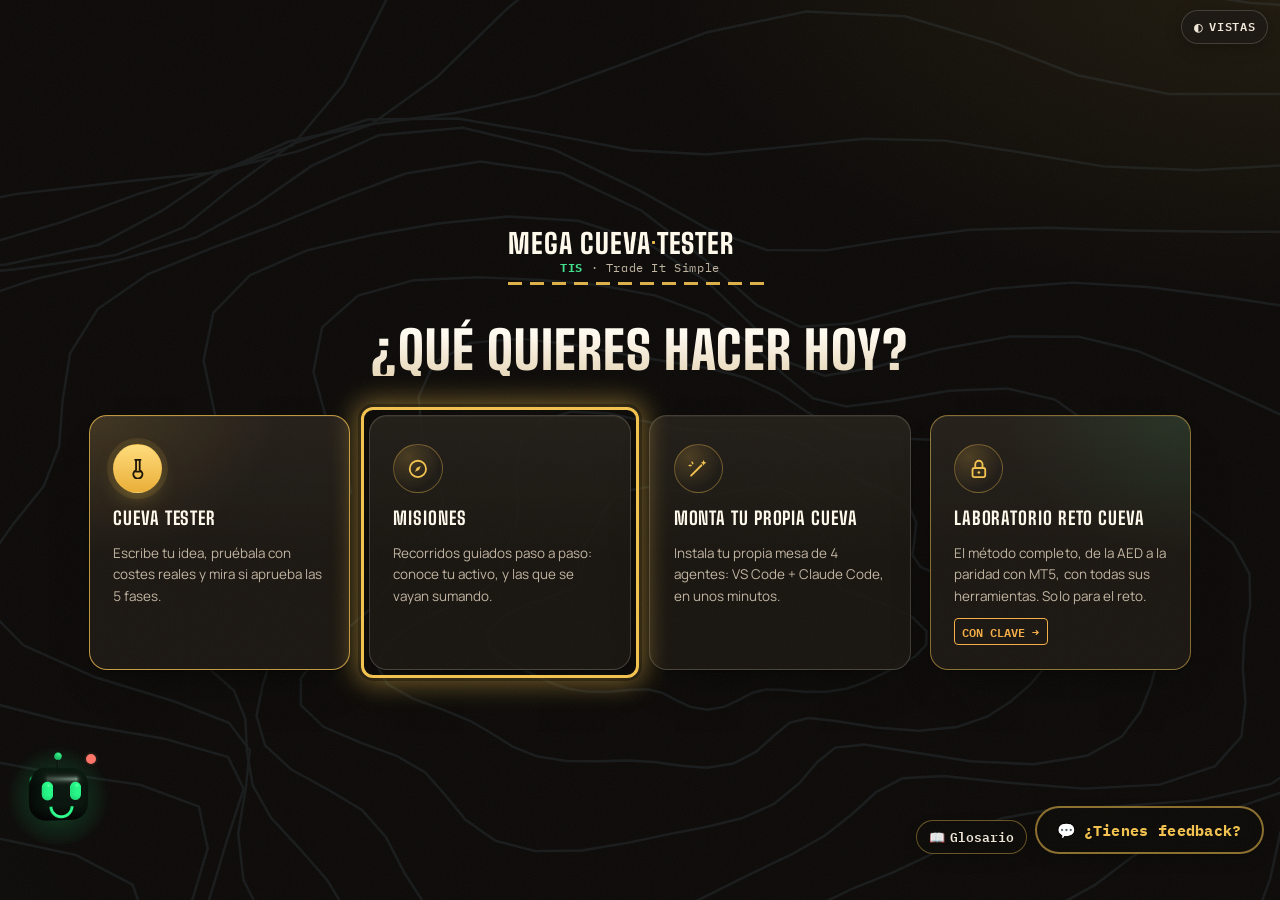
<file: index.html>
<!doctype html>
<html lang="es">
<head>
<meta charset="utf-8">
<meta http-equiv="refresh" content="0;url=app/index.html">
<title>MEGA CUEVA TESTER</title>
</head>
<body>
<p><a href="app/index.html">Abrir MEGA CUEVA TESTER →</a></p>
</body>
</html>
</file>
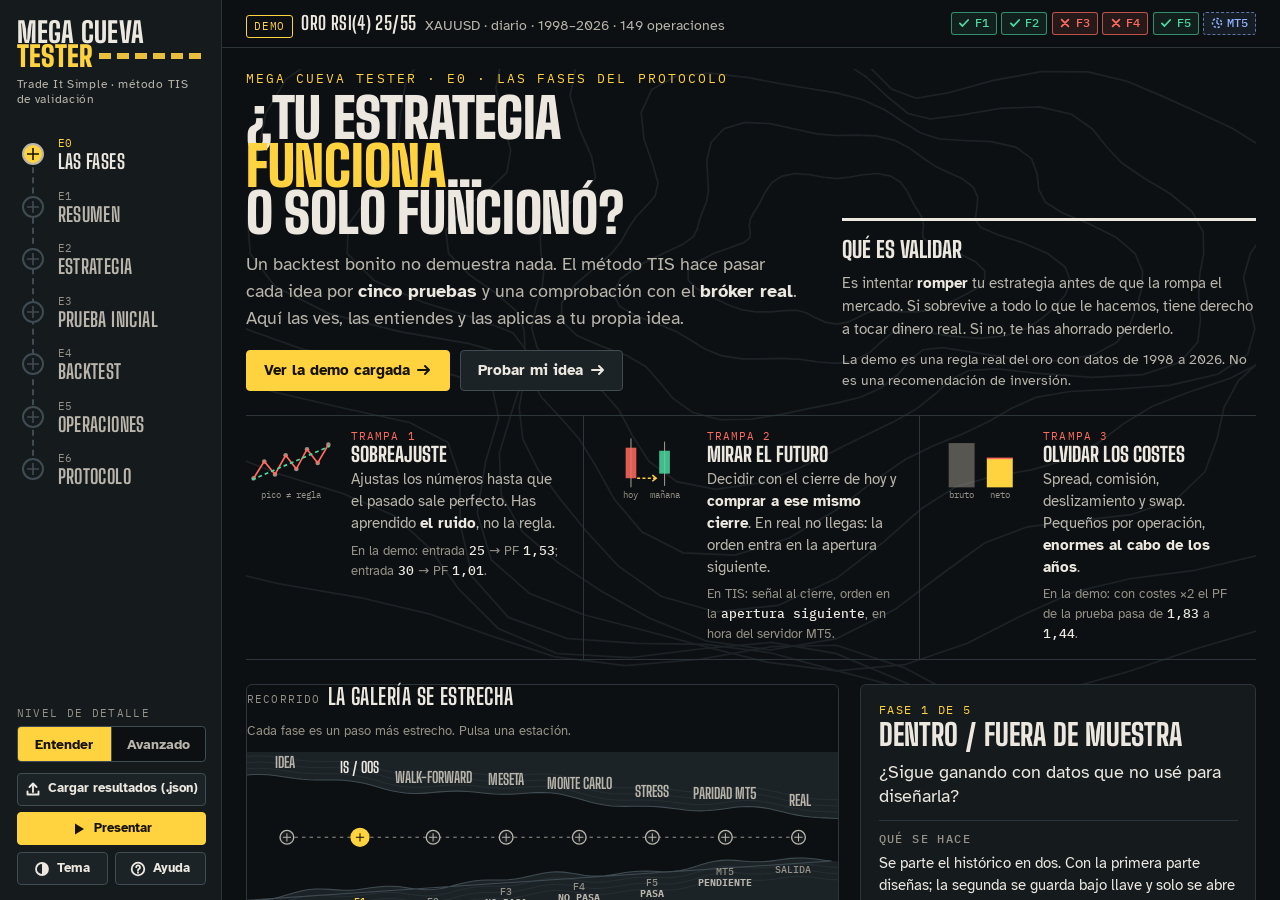
<file: app/alternativa_topografia.html>
<!doctype html>
<html lang="es" data-theme="oscuro">
<head>
<meta charset="utf-8">
<meta name="viewport" content="width=device-width, initial-scale=1">
<title>MEGA CUEVA TESTER</title>
<meta name="description" content="MEGA CUEVA TESTER · Trade It Simple. Entiende y aplica el método TIS para validar una estrategia de trading: las 5 fases, la paridad con MT5 y una prueba inicial guiada.">
<link rel="preconnect" href="https://fonts.googleapis.com">
<link rel="preconnect" href="https://fonts.gstatic.com" crossorigin>
<link href="https://fonts.googleapis.com/css2?family=Atkinson+Hyperlegible:ital,wght@0,400;0,700;1,400&family=Big+Shoulders+Display:wght@700;800;900&family=IBM+Plex+Mono:wght@400;500;700&display=swap" rel="stylesheet">
<style>
/* ============================================================
   MEGA CUEVA TESTER · dirección "Topografía de cueva"
   ============================================================ */
:root{
  --base:16px; --fs:1;
  --roca:#0D1012; --roca-2:#151A1D; --roca-3:#1C2327; --roca-4:#232C31;
  --veta:#2B353A; --veta-2:#3F4C53;
  --caliza:#ECE8DF; --caliza-2:#B9B5AB; --caliza-3:#959186;
  --cinta:#FFD23F; --cinta-t:#FFD23F; --cinta-ink:#161200; --cinta-rgb:255,210,63;
  --pasa:#4CD9A0; --pasa-rgb:76,217,160;
  --falla:#FF6B5E; --falla-rgb:255,107,94;
  --pend:#8FB3FF; --pend-rgb:143,179,255;
  --linea:#ECE8DF; --linea-rgb:236,232,223;
  --roca-rgb:13,16,18; --veta-rgb:63,76,83;
  --sombra:0 18px 50px rgba(0,0,0,.55);
  --f-tit:"Big Shoulders Display","Arial Narrow","Roboto Condensed",Impact,sans-serif;
  --f-txt:"Atkinson Hyperlegible","Segoe UI",system-ui,-apple-system,sans-serif;
  --f-num:"IBM Plex Mono",Consolas,"Courier New",monospace;
  --rail:248px;
  color-scheme:dark;
}
:root[data-theme="claro"]{
  --roca:#ECEEEB; --roca-2:#F8F9F7; --roca-3:#E2E6E3; --roca-4:#D6DCD8;
  --veta:#C9CFCB; --veta-2:#9DA7A2;
  --caliza:#14191C; --caliza-2:#3D4549; --caliza-3:#58615F;
  --cinta:#FFD23F; --cinta-t:#7A5C00; --cinta-ink:#161200;
  --pasa:#0B7A52; --pasa-rgb:11,122,82;
  --falla:#C2322A; --falla-rgb:194,50,42;
  --pend:#2F5BC4; --pend-rgb:47,91,196;
  --linea:#14191C; --linea-rgb:20,25,28;
  --roca-rgb:236,238,235; --veta-rgb:157,167,162;
  --sombra:0 18px 40px rgba(20,25,28,.18);
  color-scheme:light;
}
html{font-size:calc(var(--base)*var(--fs))}
*{box-sizing:border-box}
[hidden]{display:none!important}
html,body{margin:0;height:100%}
body{background:var(--roca);color:var(--caliza);font-family:var(--f-txt);line-height:1.5;overflow:hidden;
  -webkit-font-smoothing:antialiased;font-size:1rem}
button,input,select,textarea{font:inherit;color:inherit}
:focus-visible{outline:3px solid var(--cinta);outline-offset:2px;border-radius:2px}
.num,.mono{font-family:var(--f-num);font-variant-numeric:tabular-nums}
.sr{position:absolute!important;width:1px;height:1px;overflow:hidden;clip:rect(0 0 0 0);white-space:nowrap}
b,strong{font-weight:700;color:var(--caliza)}
[data-nivel="entender"] .av{display:none!important}
[data-nivel="avanzado"] .en{display:none!important}

/* ---------- estructura ---------- */
.app{display:grid;grid-template-columns:var(--rail) minmax(0,1fr);height:100vh}
.rail{position:relative;display:flex;flex-direction:column;gap:1rem;padding:1.3rem 1rem 1rem 1.1rem;border-right:1px solid var(--veta);
  background:var(--roca-2);overflow:auto;min-height:0}
.marca{display:block;line-height:.86;color:var(--caliza);text-decoration:none;padding-bottom:.2rem}
.marca .m1{display:block;font-family:var(--f-tit);font-weight:800;font-size:2.15rem;letter-spacing:.01em;text-transform:uppercase}
.marca .m2{display:flex;align-items:center;gap:.45rem;font-family:var(--f-tit);font-weight:900;font-size:2.15rem;text-transform:uppercase;color:var(--cinta-t)}
.marca .m2::after{content:"";flex:1;height:.42rem;background:repeating-linear-gradient(90deg,var(--cinta) 0 12px,transparent 12px 18px);opacity:.9}
.marca .m3{display:block;margin-top:.55rem;font-size:.8rem;letter-spacing:.06em;color:var(--caliza-2);line-height:1.3}

/* travesía (navegación) */
.travesia{position:relative;display:flex;flex-direction:column;gap:.15rem;margin:.2rem 0 0}
.travesia::before{content:"";position:absolute;left:15px;top:18px;bottom:18px;border-left:2px dashed var(--veta-2)}
.est{position:relative;display:grid;grid-template-columns:32px 1fr;column-gap:.6rem;align-items:center;text-align:left;
  background:none;border:0;padding:.42rem .5rem .42rem 0;cursor:pointer;border-radius:4px;color:var(--caliza-2)}
.est:hover{color:var(--caliza);background:var(--roca-3)}
.est .mk{grid-row:1/3;width:32px;height:32px;display:grid;place-items:center}
.est .mk svg{width:26px;height:26px;overflow:visible}
.est .mk circle{fill:var(--roca-2);stroke:var(--veta-2);stroke-width:2}
.est .mk path{stroke:var(--veta-2);stroke-width:1.6}
.est .k{font-family:var(--f-num);font-size:.75rem;letter-spacing:.08em;color:var(--caliza-3)}
.est .n{font-family:var(--f-tit);font-weight:700;font-size:1.32rem;letter-spacing:.02em;text-transform:uppercase;line-height:1.05}
.est[aria-selected="true"]{color:var(--caliza)}
.est[aria-selected="true"] .mk circle{fill:var(--cinta);stroke:var(--cinta)}
.est[aria-selected="true"] .mk path{stroke:var(--cinta-ink)}
.est[aria-selected="true"] .k{color:var(--cinta-t)}
.est.visto .mk circle{stroke:var(--caliza-2)}

.rail-pie{margin-top:auto;display:flex;flex-direction:column;gap:.7rem}
.rot{font-size:.75rem;letter-spacing:.12em;text-transform:uppercase;color:var(--caliza-3);font-family:var(--f-num);margin:0 0 .3rem}
.seg{display:inline-flex;border:1px solid var(--veta-2);border-radius:4px;overflow:hidden;background:var(--roca)}
.seg button{border:0;background:transparent;color:var(--caliza-2);font-weight:700;font-size:.88rem;padding:.42rem .7rem;cursor:pointer;line-height:1.2}
.seg button+button{border-left:1px solid var(--veta-2)}
.seg button:hover{color:var(--caliza);background:var(--roca-3)}
.seg button[aria-pressed="true"]{background:var(--caliza);color:var(--roca)}
.seg.nivel{display:grid;grid-template-columns:1fr 1fr;width:100%}
.seg.nivel button{padding:.55rem .4rem;font-size:.95rem}
.seg.nivel button[aria-pressed="true"]{background:var(--cinta);color:var(--cinta-ink)}
.btn{display:inline-flex;align-items:center;justify-content:center;gap:.45rem;padding:.55rem .85rem;border:1px solid var(--veta-2);background:var(--roca-3);
  color:var(--caliza);font-weight:700;font-size:.92rem;cursor:pointer;border-radius:4px;line-height:1.2;white-space:nowrap;text-decoration:none}
.btn:hover{border-color:var(--caliza-2);background:var(--roca-4)}
.btn svg{width:16px;height:16px;flex:none}
.btn.prim{background:var(--cinta);border-color:var(--cinta);color:var(--cinta-ink)}
.btn.prim:hover{filter:brightness(1.07)}
.btn.fant{background:transparent}
.btn.peq{padding:.35rem .6rem;font-size:.85rem}
.btn[disabled]{opacity:.45;cursor:not-allowed}
.herr{display:grid;grid-template-columns:1fr 1fr;gap:.45rem}
.herr .btn{padding:.5rem .5rem;font-size:.86rem}
.herr .ancho{grid-column:1/-1}

/* ---------- zona principal ---------- */
main{position:relative;display:grid;grid-template-rows:auto minmax(0,1fr);min-width:0;min-height:0}
.estado{display:flex;align-items:center;gap:.9rem;padding:.6rem 1.6rem;border-bottom:1px solid var(--veta);min-height:3.1rem;flex-wrap:wrap}
.estado .ds{display:flex;align-items:baseline;gap:.55rem;min-width:0;font-size:.95rem;color:var(--caliza-2)}
.estado .ds b{font-family:var(--f-tit);font-size:1.25rem;letter-spacing:.02em;text-transform:uppercase}
.estado .tag{font-family:var(--f-num);font-size:.75rem;letter-spacing:.08em;text-transform:uppercase;border:1px solid var(--veta-2);padding:.12rem .45rem;border-radius:3px;color:var(--caliza-2)}
.estado .tag.demo{border-color:var(--cinta);color:var(--cinta-t)}
.estado .der{margin-left:auto;display:flex;gap:.6rem;align-items:center;flex-wrap:wrap}
.vistas{position:relative;min-height:0;overflow:hidden}
.vista{position:absolute;inset:0;overflow:auto;padding:1.4rem 1.6rem 1.6rem;display:none}
.vista.on{display:block}
.vista.on>.in{animation:entra .28s ease both}
@keyframes entra{from{opacity:0;transform:translateY(8px)}to{opacity:1;transform:none}}
.vh{display:flex;align-items:flex-end;justify-content:space-between;gap:1.5rem;margin:0 0 1.1rem;flex-wrap:wrap}
.vh .kk{font-family:var(--f-num);font-size:.8rem;letter-spacing:.14em;color:var(--cinta-t);text-transform:uppercase;margin:0 0 .2rem}
.vh h2{margin:0;font-family:var(--f-tit);font-weight:800;font-size:2.6rem;line-height:.95;text-transform:uppercase;letter-spacing:.005em}
.vh p.sub{margin:.45rem 0 0;font-size:1.12rem;color:var(--caliza-2);max-width:60rem}
.vh p.sub b{color:var(--caliza)}

/* ---------- piezas comunes ---------- */
.pan{position:relative;background:var(--roca-2);border:1px solid var(--veta);border-radius:6px;padding:1.05rem 1.15rem;min-width:0}
.pan.plano{background:transparent}
.ph{display:flex;align-items:baseline;justify-content:space-between;gap:.8rem;margin:0 0 .75rem;flex-wrap:wrap}
.ph h3{margin:0;font-family:var(--f-tit);font-weight:700;font-size:1.35rem;letter-spacing:.02em;text-transform:uppercase;line-height:1.1}
.ph h3 small{font-family:var(--f-num);font-weight:400;font-size:.75rem;letter-spacing:.1em;color:var(--caliza-3);margin-right:.5rem;vertical-align:.15em}
.ph .nota{font-size:.85rem;color:var(--caliza-3)}
.cifra{font-family:var(--f-tit);font-weight:800;font-size:3.6rem;line-height:.9;font-variant-numeric:tabular-nums;letter-spacing:.005em}
.c-pasa{color:var(--pasa)} .c-falla{color:var(--falla)} .c-pend{color:var(--pend)} .c-cinta{color:var(--cinta-t)} .c-dim{color:var(--caliza-2)} .c-dim2{color:var(--caliza-3)}
.pos{color:var(--pasa)} .neg{color:var(--falla)}
.term{border-bottom:1.5px dotted currentColor;cursor:help}
.lnk{background:none;border:0;padding:0;color:var(--caliza);font-weight:700;cursor:pointer;font-size:.95rem;display:inline-flex;align-items:center;gap:.35rem;
  border-bottom:2px solid var(--cinta);line-height:1.25}
.lnk:hover{color:var(--cinta-t)}
.lnk svg{width:14px;height:14px}

/* sellos */
.sello{display:inline-flex;align-items:center;gap:.4rem;font-family:var(--f-tit);font-weight:800;font-size:1rem;letter-spacing:.06em;text-transform:uppercase;
  border:2px solid currentColor;padding:.12rem .5rem .08rem;border-radius:3px;line-height:1.15;white-space:nowrap}
.sello svg{width:15px;height:15px}
.sello.pasa{color:var(--pasa)} .sello.falla{color:var(--falla)} .sello.pend{color:var(--pend)}
.sello.grande{font-size:1.9rem;padding:.25rem .8rem .15rem;border-width:3px;transform:rotate(-1.5deg)}
.sello.grande svg{width:26px;height:26px}
.pista{display:flex;gap:.3rem;flex-wrap:wrap}
.pista .p{display:inline-flex;align-items:center;gap:.3rem;font-family:var(--f-num);font-size:.8rem;font-weight:500;padding:.2rem .45rem;border-radius:3px;border:1px solid;line-height:1.2}
.pista .p.pasa{color:var(--pasa);border-color:rgba(var(--pasa-rgb),.6);background:rgba(var(--pasa-rgb),.08)}
.pista .p.falla{color:var(--falla);border-color:rgba(var(--falla-rgb),.7);background:rgba(var(--falla-rgb),.1)}
.pista .p.pend{color:var(--pend);border-color:rgba(var(--pend-rgb),.6);background:rgba(var(--pend-rgb),.08);border-style:dashed}
.pista .p svg{width:12px;height:12px}

.kv{display:grid;grid-template-columns:1fr auto;gap:.35rem 1rem;font-size:.98rem;margin:0}
.kv dt{color:var(--caliza-2)} .kv dd{margin:0;white-space:nowrap;font-family:var(--f-num);font-variant-numeric:tabular-nums;text-align:right;color:var(--caliza);font-weight:500}
.leyenda{display:flex;gap:1rem;flex-wrap:wrap;font-size:.85rem;color:var(--caliza-2)}
.leyenda i{display:inline-block;width:.9rem;height:.25rem;margin-right:.35rem;vertical-align:.2rem;border-radius:1px}
.cv{position:relative;width:100%;height:100%;min-height:0}
.cv canvas{position:absolute;inset:0;width:100%;height:100%;display:block}
.tt{position:absolute;pointer-events:none;background:var(--roca);border:1px solid var(--veta-2);padding:.45rem .6rem;border-radius:4px;
  font-family:var(--f-num);font-size:.8rem;color:var(--caliza);white-space:nowrap;z-index:5;display:none;box-shadow:var(--sombra);line-height:1.45}
.vacio{display:grid;place-items:center;height:100%;min-height:8rem;border:1px dashed var(--veta-2);border-radius:4px;color:var(--caliza-3);font-size:.95rem;padding:1rem;text-align:center}
.explica{border-left:3px solid var(--cinta);padding:.5rem .8rem;background:rgba(var(--cinta-rgb),.06);font-size:1rem;margin:0}
.explica.falla{border-color:var(--falla);background:rgba(var(--falla-rgb),.07)}
.explica.pasa{border-color:var(--pasa);background:rgba(var(--pasa-rgb),.07)}
.explica.pend{border-color:var(--pend);background:rgba(var(--pend-rgb),.07)}

/* curvas de nivel (fondo) */
.nivel-fondo{position:absolute;pointer-events:none;inset:0;overflow:hidden;z-index:0}
.nivel-fondo svg{position:absolute;width:120%;height:auto;right:-14%;top:-20%;opacity:.5}
.nivel-fondo path{fill:none;stroke:var(--veta);stroke-width:1.1}
.sobre{position:relative;z-index:1}

/* ============ E0 · LAS FASES ============ */
.intro-hero{position:relative;display:grid;grid-template-columns:minmax(0,1.35fr) minmax(0,1fr);gap:2.4rem;align-items:end;margin-bottom:1.6rem}
.intro-hero .kk{font-family:var(--f-num);font-size:.85rem;letter-spacing:.16em;color:var(--cinta-t);text-transform:uppercase;margin:0 0 .5rem}
.intro-hero h1{margin:0;font-family:var(--f-tit);font-weight:900;font-size:clamp(2.8rem,4.3vw,4.8rem);line-height:.86;text-transform:uppercase;letter-spacing:-.005em}
.intro-hero h1 span{color:var(--cinta-t)}
.intro-hero p{font-size:1.2rem;color:var(--caliza-2);margin:.9rem 0 0;max-width:44rem}
.intro-hero .acc{display:flex;gap:.7rem;margin-top:1.2rem;flex-wrap:wrap}
.intro-hero .acc .btn{padding:.7rem 1.1rem;font-size:1rem}
.queval{border-top:3px solid var(--caliza);padding-top:.8rem}
.queval h3{margin:0 0 .4rem;font-family:var(--f-tit);font-size:1.5rem;text-transform:uppercase;font-weight:800}
.queval p{margin:0 0 .6rem;font-size:1.02rem;color:var(--caliza-2)}
.queval p b{color:var(--caliza)}
.trampas{display:grid;grid-template-columns:repeat(3,minmax(0,1fr));gap:0;border-top:1px solid var(--veta);border-bottom:1px solid var(--veta);margin-bottom:1.6rem}
.trampa{display:grid;grid-template-columns:118px 1fr;gap:1rem;padding:1rem 1.2rem 1rem 0;align-items:start}
.trampa+.trampa{border-left:1px solid var(--veta);padding-left:1.2rem}
.trampa svg{width:118px;height:88px}
.trampa h4{margin:0 0 .25rem;font-family:var(--f-tit);font-weight:800;font-size:1.35rem;text-transform:uppercase;line-height:1.05}
.trampa h4 small{display:block;font-family:var(--f-num);font-size:.72rem;font-weight:400;letter-spacing:.1em;color:var(--falla);margin-bottom:.15rem}
.trampa p{margin:0;font-size:.97rem;color:var(--caliza-2)}
.trampa p b{color:var(--caliza)}
.trampa .ej{margin-top:.4rem;font-size:.88rem;color:var(--caliza-3)}
.trampa .ej b{font-family:var(--f-num);font-weight:500}
.galeria{display:grid;grid-template-columns:minmax(0,1.5fr) minmax(320px,1fr);gap:1.4rem;align-items:stretch}
.galeria .ph h3{font-size:1.5rem}
#gal-svg{width:100%;height:auto;display:block}
.g-roca{fill:var(--roca-3)}
.g-paso{fill:var(--roca)}
.g-borde{fill:none;stroke:var(--veta-2);stroke-width:1.5}
.g-curva{fill:none;stroke:var(--veta);stroke-width:1}
.g-visual{stroke:var(--caliza-3);stroke-width:1.5;stroke-dasharray:5 6;fill:none}
.g-est{cursor:pointer}
.g-est circle.c{fill:var(--roca-2);stroke:var(--caliza-2);stroke-width:2}
.g-est path.x{stroke:var(--caliza-2);stroke-width:1.5}
.g-est text{font-family:var(--f-tit);font-weight:700;fill:var(--caliza-2);font-size:22px;text-transform:uppercase}
.g-est text.cod{font-family:var(--f-num);font-weight:500;font-size:14px;fill:var(--caliza-3)}
.g-est .halo{fill:transparent}
.g-est:hover text{fill:var(--caliza)}
.g-est.sel circle.c{fill:var(--cinta);stroke:var(--cinta)}
.g-est.sel path.x{stroke:var(--cinta-ink)}
.g-est.sel text{fill:var(--caliza)}
.g-est.sel text.cod{fill:var(--cinta-t)}
.g-est .res{font-family:var(--f-num);font-size:14px;font-weight:700}
.g-est:focus{outline:none}
.g-est:focus-visible circle.c{stroke:var(--cinta);stroke-width:4}
.fase-det{display:flex;flex-direction:column;gap:.75rem}
.fase-det .cod{font-family:var(--f-num);font-size:.8rem;letter-spacing:.12em;color:var(--cinta-t)}
.fase-det h3{margin:0;font-family:var(--f-tit);font-weight:800;font-size:2rem;text-transform:uppercase;line-height:1}
.fase-det .preg{font-size:1.2rem;margin:0;line-height:1.35}
.fase-det .fb{border-top:1px solid var(--veta);padding-top:.6rem}
.fase-det .fb h4{margin:0 0 .3rem;font-size:.78rem;font-family:var(--f-num);font-weight:500;letter-spacing:.12em;text-transform:uppercase;color:var(--caliza-3)}
.fase-det .fb p{margin:0;font-size:1rem}
.fase-det ul.umb{margin:0;padding:0;list-style:none;display:grid;gap:.3rem}
.fase-det ul.umb li{display:flex;justify-content:space-between;gap:1rem;font-size:.98rem}
.fase-det ul.umb li span:last-child{font-family:var(--f-num);color:var(--cinta-t);white-space:nowrap}
.fase-det .nav{display:flex;gap:.5rem;margin-top:auto;padding-top:.3rem;flex-wrap:wrap}

/* ============ E1 · RESUMEN ============ */
.res-cab{display:grid;grid-template-columns:minmax(0,1fr) auto;gap:2rem;align-items:end;margin-bottom:1.1rem}
.res-cab h1{margin:0;font-family:var(--f-tit);font-weight:900;font-size:3.6rem;line-height:.9;text-transform:uppercase}
.res-cab h1 span{color:var(--cinta-t)}
.res-cab p{margin:.5rem 0 0;font-size:1.15rem;color:var(--caliza-2);max-width:52rem}
.regla{font-family:var(--f-num);font-size:.95rem;line-height:1.75;border:1px solid var(--veta-2);border-radius:4px;padding:.65rem 1rem;background:var(--roca-2);white-space:nowrap}
.regla .k{color:var(--cinta-t);font-weight:700}
.veredicto{display:grid;grid-template-columns:auto minmax(0,1fr) auto;gap:1.4rem;align-items:center;padding:1rem 1.2rem;border:1px solid rgba(var(--falla-rgb),.55);
  background:rgba(var(--falla-rgb),.06);border-radius:6px;margin-bottom:1.1rem}
.veredicto.ok{border-color:rgba(var(--pasa-rgb),.6);background:rgba(var(--pasa-rgb),.06)}
.veredicto p{margin:0;font-size:1.08rem}
.veredicto .pista{margin-top:.45rem}
.q4{display:grid;grid-template-columns:repeat(4,minmax(0,1fr));gap:1rem;margin-bottom:1rem}
.q{display:flex;flex-direction:column;gap:.6rem}
.q .qn{margin:0;font-family:var(--f-tit);font-weight:800;font-size:1.55rem;text-transform:uppercase;line-height:1}
.q .qn small{display:block;font-family:var(--f-num);font-size:.75rem;font-weight:400;color:var(--caliza-3);letter-spacing:.12em;margin-bottom:.25rem}
.q p{margin:0;font-size:1rem;color:var(--caliza-2)}
.q p b{color:var(--caliza)}
.q .pie{margin-top:auto;padding-top:.3rem}
.regleta{position:relative;height:.6rem;border-radius:2px;margin:.35rem 0 1.5rem;background:var(--roca-4)}
.regleta .z{position:absolute;top:0;bottom:0;transform:none}
.regleta i{position:absolute;top:-.4rem;width:3px;height:1.4rem;background:var(--caliza);border-radius:1px}
.regleta span{position:absolute;top:.95rem;font-family:var(--f-num);font-size:.75rem;color:var(--caliza-2);transform:translateX(-50%);white-space:nowrap}
.eqp{display:grid;grid-template-rows:auto 1fr;height:clamp(200px,28vh,330px)}

/* ============ E2 · ESTRATEGIA ============ */
.est-grid{display:grid;grid-template-columns:minmax(0,2.1fr) minmax(300px,1fr);grid-template-rows:auto auto;gap:1rem}
.arbolp{display:grid;grid-template-rows:auto auto auto;gap:.5rem}
#arbol{width:100%;height:auto;display:block;max-height:46vh}
.nd rect{fill:var(--roca);stroke:var(--veta-2);stroke-width:1.5}
.nd text{fill:var(--caliza-2);font-family:var(--f-tit);font-weight:700;text-transform:uppercase}
.nd .s{font-family:var(--f-num);font-weight:400;fill:var(--caliza-3);text-transform:none}
.nd.on rect{stroke:var(--cinta);stroke-width:2.5;fill:rgba(var(--cinta-rgb),.1)}
.nd.on text{fill:var(--caliza)} .nd.on .s{fill:var(--cinta-t)}
.nd.act.on rect{fill:rgba(var(--cinta-rgb),.2)}
.nd.stop.on rect{stroke:var(--falla);fill:rgba(var(--falla-rgb),.1)} .nd.stop.on .s{fill:var(--falla)}
.ed{stroke:var(--veta-2);stroke-width:2;fill:none}
.ed.on{stroke:var(--cinta);stroke-width:3.5}
.ed.on.stop{stroke:var(--falla)}
.el{font-family:var(--f-num);font-size:15px;fill:var(--caliza-3);font-weight:500}
.el.on{fill:var(--cinta-t)}
.ruta{font-size:1.02rem;border-left:3px solid var(--cinta);padding:.45rem .8rem;background:rgba(var(--cinta-rgb),.06);margin:0;min-height:3.2em}
.reglap{grid-row:1/3;grid-column:2;display:flex;flex-direction:column;gap:.9rem}
.reglap ol{margin:0;padding-left:1.4rem;font-size:1.02rem;display:grid;gap:.45rem}
.reglap ol li::marker{font-family:var(--f-num);color:var(--cinta-t)}
.glos{display:grid;gap:.6rem;font-size:.95rem}
.glos div{border-top:1px solid var(--veta);padding-top:.5rem;color:var(--caliza-2)}
.glos b{display:block;font-family:var(--f-tit);font-size:1.12rem;text-transform:uppercase;letter-spacing:.02em}
.preciop{display:grid;grid-template-rows:auto 1fr;height:clamp(260px,36vh,420px)}

/* ============ E3 · PRUEBA INICIAL ============ */
.pi-grid{display:grid;grid-template-columns:minmax(0,1.15fr) minmax(360px,1fr);gap:1.2rem;align-items:start}
.form{display:flex;flex-direction:column;gap:1rem}
.fs{border:1px solid var(--veta);border-radius:6px;padding:.9rem 1.1rem 1.05rem;margin:0;background:var(--roca-2);min-width:0}
.fs legend{font-family:var(--f-tit);font-weight:800;font-size:1.3rem;text-transform:uppercase;padding:0 .4rem;margin-left:-.4rem;line-height:1}
.fs legend small{font-family:var(--f-num);font-weight:500;font-size:.75rem;color:var(--cinta-t);letter-spacing:.1em;margin-right:.5rem;vertical-align:.18em}
.fs .ayuda{margin:.1rem 0 .7rem;color:var(--caliza-2);font-size:.95rem}
.campos{display:grid;grid-template-columns:repeat(auto-fill,minmax(170px,1fr));gap:.7rem .9rem}
.campo.ancho{grid-column:span 2}
.campo{display:flex;flex-direction:column;gap:.25rem;min-width:0}
.campo label,.campo .lb{font-size:.85rem;font-weight:700;color:var(--caliza-2)}
.campo .pista-c{font-size:.78rem;color:var(--caliza-3);line-height:1.3}
input[type=text],input[type=number],input[type=date],select{background:var(--roca);border:1px solid var(--veta-2);border-radius:4px;padding:.45rem .55rem;
  font-size:.98rem;width:100%;min-width:0;color:var(--caliza);font-family:var(--f-num);font-variant-numeric:tabular-nums}
select{font-family:var(--f-txt);cursor:pointer}
input:hover,select:hover{border-color:var(--caliza-3)}
input:focus-visible,select:focus-visible{outline:3px solid var(--cinta);outline-offset:0}
input.err{border-color:var(--falla)}
.bloques{display:flex;flex-direction:column;gap:.5rem;margin:.2rem 0 .5rem}
.bl-t{display:flex;align-items:baseline;justify-content:space-between;gap:.5rem;margin:.6rem 0 .3rem}
.bl-t h4{margin:0;font-size:1rem;font-weight:700}
.bl-t h4 span{font-weight:400;color:var(--caliza-3);font-size:.9rem;margin-left:.3rem}
.bloque{display:grid;grid-template-columns:1.6rem minmax(0,1.3fr) minmax(0,1fr) minmax(0,1.3fr) auto;gap:.45rem;align-items:center;
  border:1px solid var(--veta);border-left:3px solid var(--cinta);border-radius:4px;padding:.45rem .5rem;background:var(--roca)}
.bloque .y{font-family:var(--f-num);font-size:.75rem;color:var(--caliza-3);text-align:center}
.operando{display:grid;grid-template-columns:minmax(0,1fr) 4.4rem;gap:.3rem}
.operando.sinp{grid-template-columns:1fr}
.bloque .quita{background:none;border:1px solid transparent;color:var(--caliza-3);cursor:pointer;border-radius:4px;width:2rem;height:2rem;display:grid;place-items:center}
.bloque .quita:hover{color:var(--falla);border-color:var(--falla)}
.bloque .quita svg{width:14px;height:14px}
.ind-cortes{position:relative;height:1.7rem;border-radius:3px;overflow:hidden;display:flex;margin-top:.7rem;font-family:var(--f-num);font-size:.78rem}
.ind-cortes div{display:flex;align-items:center;padding:0 .5rem;white-space:nowrap;overflow:hidden}
.ind-cortes .is{background:var(--roca-4);color:var(--caliza)}
.ind-cortes .oos{background:rgba(var(--cinta-rgb),.22);color:var(--caliza);border-left:2px solid var(--cinta)}
.pi-der{position:sticky;top:0;display:flex;flex-direction:column;gap:1rem}
.codigo{font-family:var(--f-num);font-size:.92rem;line-height:1.7;margin:0;white-space:pre-wrap;word-break:break-word;background:var(--roca);border:1px solid var(--veta);
  border-radius:4px;padding:.8rem 1rem;max-height:44vh;overflow:auto;color:var(--caliza-2);tab-size:2}
.codigo .kw{color:var(--cinta-t);font-weight:700}
.codigo .vv{color:var(--caliza);font-weight:500}
.codigo .cm{color:var(--caliza-3);font-style:italic}
.codigo .av-c{color:var(--falla)}
.codigo .nuevo{background:rgba(var(--cinta-rgb),.25);border-radius:2px;transition:background 1.2s ease}
.codigo .nuevo.ya{background:transparent}
.lista-ok{list-style:none;margin:0;padding:0;display:grid;gap:.35rem;font-size:.95rem}
.lista-ok li{display:grid;grid-template-columns:1.3rem 1fr;gap:.45rem;align-items:start}
.lista-ok li svg{width:16px;height:16px;margin-top:.2rem}
.lista-ok li.pasa svg{color:var(--pasa)} .lista-ok li.falla svg{color:var(--falla)} .lista-ok li.aviso svg{color:var(--pend)}
.lista-ok li.falla{color:var(--caliza)}
.lista-ok li span small{display:block;color:var(--caliza-3);font-size:.85rem}
.correr{display:flex;flex-direction:column;gap:.5rem}
.correr .btn{padding:.85rem 1rem;font-size:1.08rem}
.prog{height:.4rem;background:var(--roca-4);border-radius:2px;overflow:hidden}
.prog i{display:block;height:100%;width:0;background:var(--cinta);transition:width .25s linear}
.pi-res{display:flex;flex-direction:column;gap:1rem}
.crit4{display:grid;grid-template-columns:repeat(4,minmax(0,1fr));gap:.8rem}
.crit{border:1px solid var(--veta);border-radius:6px;padding:.8rem .9rem;background:var(--roca-2);display:flex;flex-direction:column;gap:.3rem;border-top:4px solid var(--pasa)}
.crit.falla{border-top-color:var(--falla)}
.crit .cn{font-size:.9rem;color:var(--caliza-2);font-weight:700}
.crit .cv2{font-family:var(--f-tit);font-weight:800;font-size:2.6rem;line-height:.95;font-variant-numeric:tabular-nums}
.crit .cu svg{width:14px;height:14px;vertical-align:-2px}
.explica svg,.cq svg{width:14px;height:14px}
.crit .cu{font-family:var(--f-num);font-size:.82rem;color:var(--caliza-3)}
.crit .cq{font-size:.88rem;color:var(--caliza-2);margin-top:.2rem}
.pi-eq{height:clamp(220px,30vh,340px);display:grid;grid-template-rows:auto 1fr}

/* ============ E4 · BACKTEST ============ */
.bt-grid{display:grid;grid-template-columns:minmax(0,1.9fr) minmax(320px,1fr);grid-template-rows:auto auto;gap:1rem}
.eqbig{grid-row:1/3;display:grid;grid-template-rows:auto 1fr auto;height:clamp(420px,68vh,760px)}
.cmp{width:100%;border-collapse:collapse;font-size:.98rem}
.cmp th,.cmp td{padding:.42rem .5rem;text-align:right;border-bottom:1px solid var(--veta)}
.cmp th:first-child,.cmp td:first-child{text-align:left;color:var(--caliza-2);font-family:var(--f-txt)}
.cmp thead th{font-family:var(--f-num);font-weight:500;font-size:.78rem;letter-spacing:.08em;color:var(--caliza-3);text-transform:uppercase}
.cmp td{font-family:var(--f-num);font-variant-numeric:tabular-nums}
.cmp .o{background:rgba(var(--cinta-rgb),.07);color:var(--caliza)}
.cmp thead .o{color:var(--cinta-t)}
.annp{display:grid;grid-template-rows:auto 1fr;min-height:240px}

/* ============ E5 · OPERACIONES ============ */
.op-grid{display:grid;grid-template-columns:minmax(0,1.15fr) minmax(0,1fr);grid-template-rows:auto minmax(220px,1fr);gap:1rem;height:calc(100% - 5.4rem);min-height:600px}
.tablap{grid-row:1/3;display:grid;grid-template-rows:auto minmax(0,1fr) auto;min-height:0}
.filtros{display:flex;gap:.6rem;flex-wrap:wrap;align-items:center;margin-bottom:.7rem}
.tscroll{overflow:auto;min-height:0;border:1px solid var(--veta);border-radius:4px}
table.ops{width:100%;border-collapse:collapse;font-family:var(--f-num);font-variant-numeric:tabular-nums;font-size:.92rem}
table.ops th{position:sticky;top:0;background:var(--roca-3);z-index:1;font-weight:500;font-size:.78rem;letter-spacing:.06em;color:var(--caliza-2);text-align:right;padding:0;text-transform:uppercase}
table.ops th button{all:unset;display:block;padding:.5rem .6rem;cursor:pointer;width:100%;box-sizing:border-box;text-align:inherit}
table.ops th button:hover{color:var(--caliza)}
table.ops th button:focus-visible{outline:3px solid var(--cinta);outline-offset:-3px}
table.ops th:nth-child(-n+3),table.ops td:nth-child(-n+3){text-align:left}
table.ops td{padding:.4rem .6rem;text-align:right;border-bottom:1px solid var(--veta)}
table.ops tbody tr{cursor:pointer}
table.ops tbody tr:hover{background:var(--roca-3)}
table.ops tbody tr[aria-selected="true"]{background:rgba(var(--cinta-rgb),.13);box-shadow:inset 4px 0 0 var(--cinta)}
table.ops tbody tr:focus-visible{outline:2px solid var(--cinta);outline-offset:-2px}
.mt{font-size:.72rem;letter-spacing:.06em;padding:.05rem .3rem;border-radius:2px;margin-left:.35rem;border:1px solid var(--veta-2);color:var(--caliza-3)}
.mt.oos{border-color:var(--cinta);color:var(--cinta-t)}
.detp{display:grid;grid-template-columns:1fr 1fr;gap:.6rem 1.4rem;align-content:start;overflow:auto}
.detp .dh{grid-column:1/-1;display:flex;align-items:center;gap:1rem;flex-wrap:wrap}
.detp .dh .cifra{font-size:3rem}
.detp .tt2{font-family:var(--f-tit);font-weight:800;font-size:1.45rem;text-transform:uppercase;line-height:1}
.detp .ruta{grid-column:1/-1}
.navops{grid-column:1/-1;display:flex;gap:.5rem;flex-wrap:wrap}
.barsp{display:grid;grid-template-rows:auto 1fr;min-height:200px}

/* ============ E6 · PROTOCOLO ============ */
.pr-grid{display:grid;grid-template-columns:minmax(300px,.8fr) minmax(0,2fr);gap:1.2rem;align-items:start}
.pr-lista{display:flex;flex-direction:column;gap:.5rem}
.vglobal{display:flex;flex-direction:column;gap:.6rem;padding:1rem 1.1rem;border-radius:6px;border:1px solid var(--veta);background:var(--roca-2);margin-bottom:.4rem}
.vglobal .cifra{font-size:4.4rem}
.vglobal p{margin:0;font-size:1rem;color:var(--caliza-2)}
.pf{display:grid;grid-template-columns:2.6rem minmax(0,1fr) auto;gap:.7rem;align-items:center;text-align:left;width:100%;padding:.65rem .8rem;border:1px solid var(--veta);
  border-left:4px solid var(--veta-2);border-radius:4px;background:var(--roca-2);cursor:pointer}
.pf:hover{background:var(--roca-3)}
.pf .c{font-family:var(--f-num);font-size:.85rem;color:var(--caliza-3)}
.pf .n{font-family:var(--f-tit);font-weight:700;font-size:1.25rem;text-transform:uppercase;line-height:1.05}
.pf .n small{display:block;font-family:var(--f-txt);font-weight:400;font-size:.85rem;text-transform:none;color:var(--caliza-3);letter-spacing:0}
.pf.pasa{border-left-color:var(--pasa)} .pf.falla{border-left-color:var(--falla)} .pf.pend{border-left-color:var(--pend);border-left-style:dashed}
.pf[aria-selected="true"]{background:var(--roca-3);border-color:var(--caliza-2);box-shadow:inset 0 0 0 1px var(--caliza-2)}
.pf .sello{font-size:.85rem}
.pr-det{display:grid;grid-template-columns:minmax(0,1.25fr) minmax(280px,1fr);grid-template-rows:auto minmax(0,1fr);gap:1rem 1.4rem;min-height:clamp(480px,70vh,780px)}
.pr-det .cab{grid-column:1/-1;display:flex;align-items:flex-start;justify-content:space-between;gap:1rem;flex-wrap:wrap}
.pr-det .cab .cod{font-family:var(--f-num);font-size:.85rem;letter-spacing:.12em;color:var(--cinta-t);text-transform:uppercase}
.pr-det .cab h3{margin:.1rem 0 .3rem;font-family:var(--f-tit);font-weight:900;font-size:2.6rem;line-height:.95;text-transform:uppercase}
.pr-det .cab .preg{margin:0;font-size:1.2rem;max-width:46rem}
.pr-graf{display:grid;grid-template-rows:auto minmax(0,1fr) auto;gap:.5rem;min-height:340px}
.pr-info{display:flex;flex-direction:column;gap:.85rem}
.crits{list-style:none;margin:0;padding:0;display:grid;gap:.1rem}
.crits li{display:grid;grid-template-columns:1.4rem minmax(0,1fr) auto;gap:.5rem;align-items:baseline;padding:.45rem 0;border-bottom:1px solid var(--veta);font-size:1rem}
.crits li svg{width:16px;height:16px;align-self:center}
.crits li.pasa svg{color:var(--pasa)} .crits li.falla svg{color:var(--falla)} .crits li.pend svg{color:var(--pend)}
.crits li .u{display:block;font-size:.85rem;color:var(--caliza-3)}
.crits li .v{font-family:var(--f-num);font-variant-numeric:tabular-nums;font-weight:500;font-size:1.05rem;text-align:right}
.heat{border-collapse:separate;border-spacing:3px;font-family:var(--f-num);font-variant-numeric:tabular-nums;font-size:.95rem;width:100%;height:100%}
.heat td,.heat th{text-align:center;padding:.3rem}
.heat th{color:var(--caliza-3);font-weight:500;font-size:.8rem}
.heat td{border-radius:3px;color:var(--caliza)}
.heat td.c{outline:3px solid var(--cinta);outline-offset:-1px;font-weight:700}
.heat td.vec{box-shadow:inset 0 0 0 1px var(--caliza-3)}
.sbar{display:grid;grid-template-columns:minmax(8rem,11rem) 1fr 4.4rem;gap:.7rem;align-items:center;font-size:.95rem;margin:.55rem 0}
.sbar .tr{position:relative;height:1.1rem;background:var(--roca-4);border-radius:2px}
.sbar .tr i{position:absolute;left:0;top:0;bottom:0;border-radius:2px}
.sbar .tr u{position:absolute;top:-.3rem;bottom:-.3rem;width:2px;background:var(--caliza)}
.sbar .tr em{position:absolute;top:-1.25rem;font-style:normal;font-family:var(--f-num);font-size:.72rem;color:var(--caliza-3);transform:translateX(-50%)}
.sbar>span:last-child{font-family:var(--f-num);text-align:right;font-weight:500;white-space:nowrap}
.subida{border:2px dashed var(--veta-2);border-radius:6px;padding:1rem;display:flex;flex-direction:column;gap:.6rem;align-items:flex-start;background:var(--roca)}
.subida.sobre-z{border-color:var(--cinta);background:rgba(var(--cinta-rgb),.06)}
.paso-par{display:grid;grid-template-columns:2rem minmax(0,1fr) auto;gap:.6rem;align-items:start;padding:.7rem 0;border-bottom:1px solid var(--veta)}
.paso-par .i{width:2rem;height:2rem;border-radius:50%;display:grid;place-items:center;border:2px solid;font-family:var(--f-num);font-size:.85rem}
.paso-par .i.pasa{color:var(--pasa)} .paso-par .i.pend{color:var(--pend);border-style:dashed} .paso-par .i.falla{color:var(--falla)}
.paso-par h4{margin:0;font-size:1.05rem}
.paso-par p{margin:.15rem 0 0;color:var(--caliza-2);font-size:.95rem}

/* ---------- pie, diálogos, aviso ---------- */
#tip{position:fixed;z-index:50;max-width:25rem;background:var(--roca);border:1px solid var(--caliza-3);color:var(--caliza);padding:.65rem .8rem;border-radius:4px;
  font-size:.95rem;line-height:1.45;display:none;box-shadow:var(--sombra)}
#tip b{display:block;font-family:var(--f-tit);font-size:1.1rem;text-transform:uppercase;color:var(--cinta-t);margin-bottom:.1rem}
.ovl{position:fixed;inset:0;background:rgba(0,0,0,.6);display:none;align-items:center;justify-content:center;z-index:40;padding:16px}
.ovl.on{display:flex}
.dlg{background:var(--roca-2);border:1px solid var(--veta-2);border-radius:6px;padding:1.5rem 1.7rem;max-width:46rem;width:100%;box-shadow:var(--sombra);max-height:90vh;overflow:auto}
.dlg h2{margin:0 0 .8rem;font-family:var(--f-tit);font-weight:900;font-size:2rem;text-transform:uppercase}
.dlg ul{margin:0 0 1rem;padding-left:1.2rem} .dlg li{margin:.4rem 0}
kbd{font-family:var(--f-num);font-size:.85em;border:1px solid var(--veta-2);border-bottom-width:2px;border-radius:3px;padding:0 .35rem;color:var(--caliza)}
.toast{position:fixed;bottom:1.5rem;left:50%;transform:translateX(-50%);background:var(--caliza);color:var(--roca);padding:.6rem 1.1rem;border-radius:4px;
  font-weight:700;font-size:.95rem;display:none;z-index:60;box-shadow:var(--sombra);max-width:90vw}
.toast.err{background:var(--falla);color:#fff}
.pres-pie{display:none}

/* ---------- modo presentación ---------- */
body.pres{--rail:236px}
body.pres .rail .herr, body.pres .rail .ocultar-p{display:none}
body.pres .pres-pie{display:flex;position:fixed;right:1.2rem;bottom:.9rem;gap:.8rem;align-items:center;font-family:var(--f-num);font-size:.8rem;color:var(--caliza-3);z-index:30;
  background:var(--roca);padding:.3rem .6rem;border:1px solid var(--veta);border-radius:4px}
body.pres .vh p.sub{font-size:1.25rem}

/* ---------- responsive ---------- */
@media (max-width:1600px){
  :root{--base:15px;--rail:222px}
  .marca .m1,.marca .m2{font-size:1.9rem}
  .q .qn{font-size:1.35rem}
  .crit4{grid-template-columns:repeat(2,minmax(0,1fr))}
  .trampa{grid-template-columns:90px 1fr} .trampa svg{width:90px;height:70px}
}
@media (max-width:1280px){
  .q4{grid-template-columns:repeat(2,minmax(0,1fr))}
  .pr-det{grid-template-columns:1fr}
}
@media (max-width:1100px){
  body{overflow:auto}
  .app{grid-template-columns:minmax(0,1fr);height:auto;min-height:100vh}
  .rail{position:sticky;top:0;z-index:20;flex-direction:row;flex-wrap:wrap;align-items:center;gap:.6rem;padding:.6rem 16px;border-right:0;border-bottom:1px solid var(--veta);overflow:visible}
  .marca .m1,.marca .m2{font-size:1.35rem}.marca .m3{display:none}.marca .m2::after{display:none}
  .marca{display:flex;gap:.4rem;align-items:baseline}
  .travesia{order:3;width:100%;flex-direction:row;overflow-x:auto;gap:.2rem;padding-bottom:.2rem}
  .travesia::before{display:none}
  .est{grid-template-columns:auto;padding:.3rem .55rem;border:1px solid var(--veta);flex:none}
  .est .mk{display:none} .est .k{display:none} .est .n{font-size:1.05rem}
  .est[aria-selected="true"]{background:var(--cinta);color:var(--cinta-ink)}
  .rail{min-width:0}
  .travesia{min-width:0;max-width:100%}
  .rail-pie{margin:0 0 0 auto;flex-direction:row;align-items:center;flex-wrap:wrap;min-width:0}
  .campo.ancho{grid-column:auto}
  .rail-pie .rot{display:none}
  .herr{display:flex}
  .herr .btn .tx{display:none}
  main{display:block}
  .vistas{overflow:visible}
  .vista{position:relative;inset:auto;padding:1rem 16px 2rem;overflow:visible}
  .intro-hero,.galeria,.res-cab,.est-grid,.pi-grid,.bt-grid,.op-grid,.pr-grid,.pr-det{grid-template-columns:minmax(0,1fr)}
  .reglap,.eqbig,.tablap{grid-row:auto;grid-column:auto}
  .op-grid{height:auto} .tscroll{max-height:60vh}
  .trampas{grid-template-columns:1fr} .trampa+.trampa{border-left:0;border-top:1px solid var(--veta);padding-left:0}
  .regla{white-space:normal}
  .pi-der{position:static}
  .veredicto{grid-template-columns:1fr}
  .eqbig{height:440px}
}
@media (max-width:640px){
  :root{--base:15px}
  .q4,.crit4{grid-template-columns:1fr}
  .vh h2{font-size:2.1rem}
  .intro-hero h1{font-size:2.9rem}
  .res-cab h1{font-size:2.5rem}
  .bloque{grid-template-columns:1fr auto;}
  .bloque .y{display:none}
  .bloque>*:not(.quita){grid-column:1}
  .bloque .quita{grid-column:2;grid-row:1}
  .detp{grid-template-columns:1fr}
  .estado{padding:.5rem 16px}
  .herr .btn{padding:.45rem .5rem}
}
@media (prefers-reduced-motion:reduce){*,*::before,*::after{animation:none!important;transition:none!important;scroll-behavior:auto!important}}

</style>
</head>
<body data-nivel="entender">
<svg width="0" height="0" style="position:absolute" aria-hidden="true" focusable="false">
  <symbol id="i-ok" viewBox="0 0 16 16"><path d="M2.5 8.5l3.5 3.5 7.5-8" fill="none" stroke="currentColor" stroke-width="2.4" stroke-linecap="round" stroke-linejoin="round"/></symbol>
  <symbol id="i-ko" viewBox="0 0 16 16"><path d="M3.5 3.5l9 9M12.5 3.5l-9 9" fill="none" stroke="currentColor" stroke-width="2.4" stroke-linecap="round"/></symbol>
  <symbol id="i-pend" viewBox="0 0 16 16"><circle cx="8" cy="8" r="6" fill="none" stroke="currentColor" stroke-width="2" stroke-dasharray="3 2.4"/><path d="M8 4.8V8l2.2 1.6" fill="none" stroke="currentColor" stroke-width="1.8" stroke-linecap="round"/></symbol>
  <symbol id="i-aviso" viewBox="0 0 16 16"><path d="M8 1.8l6.6 12H1.4z" fill="none" stroke="currentColor" stroke-width="1.8" stroke-linejoin="round"/><path d="M8 6.2v3.6M8 11.6v.4" stroke="currentColor" stroke-width="2" stroke-linecap="round"/></symbol>
  <symbol id="i-fl" viewBox="0 0 16 16"><path d="M2 8h11M9 4l4 4-4 4" fill="none" stroke="currentColor" stroke-width="2" stroke-linecap="round" stroke-linejoin="round"/></symbol>
  <symbol id="i-fli" viewBox="0 0 16 16"><path d="M14 8H3M7 4L3 8l4 4" fill="none" stroke="currentColor" stroke-width="2" stroke-linecap="round" stroke-linejoin="round"/></symbol>
  <symbol id="i-subir" viewBox="0 0 16 16"><path d="M8 11V2.5M4.5 6L8 2.5 11.5 6M2.5 10.5v3h11v-3" fill="none" stroke="currentColor" stroke-width="1.9" stroke-linecap="round" stroke-linejoin="round"/></symbol>
  <symbol id="i-play" viewBox="0 0 16 16"><path d="M4 2.5l9 5.5-9 5.5z" fill="currentColor"/></symbol>
  <symbol id="i-stop" viewBox="0 0 16 16"><rect x="3.5" y="3.5" width="9" height="9" fill="currentColor"/></symbol>
  <symbol id="i-tema" viewBox="0 0 16 16"><circle cx="8" cy="8" r="6" fill="none" stroke="currentColor" stroke-width="1.8"/><path d="M8 2a6 6 0 0 1 0 12z" fill="currentColor"/></symbol>
  <symbol id="i-ayuda" viewBox="0 0 16 16"><circle cx="8" cy="8" r="6.3" fill="none" stroke="currentColor" stroke-width="1.8"/><path d="M6.2 6.2a1.9 1.9 0 1 1 2.6 1.8c-.6.3-.8.7-.8 1.3v.3M8 11.4v.4" fill="none" stroke="currentColor" stroke-width="1.8" stroke-linecap="round"/></symbol>
  <symbol id="i-mas" viewBox="0 0 16 16"><path d="M8 3v10M3 8h10" stroke="currentColor" stroke-width="2.2" stroke-linecap="round"/></symbol>
  <symbol id="i-copia" viewBox="0 0 16 16"><rect x="5" y="5" width="8.5" height="8.5" rx="1" fill="none" stroke="currentColor" stroke-width="1.7"/><path d="M3 10.5V3h7.5" fill="none" stroke="currentColor" stroke-width="1.7"/></symbol>
  <symbol id="i-desc" viewBox="0 0 16 16"><path d="M8 2.5V11M4.5 7.5L8 11l3.5-3.5M2.5 13.5h11" fill="none" stroke="currentColor" stroke-width="1.9" stroke-linecap="round" stroke-linejoin="round"/></symbol>
  <symbol id="i-est" viewBox="-13 -13 26 26"><circle class="c" r="10"/><path class="x" d="M-6 0H6M0-6V6"/></symbol>
</svg>

<div class="app">
<aside class="rail" aria-label="Navegación">
  <a class="marca" href="#fases" aria-label="MEGA CUEVA TESTER, inicio"><span class="m1">Mega Cueva</span><span class="m2">Tester</span><span class="m3">Trade It Simple · método TIS de validación</span></a>
  <nav class="travesia" role="tablist" aria-label="Estaciones" aria-orientation="vertical" id="travesia"></nav>
  <div class="rail-pie">
    <div>
      <p class="rot" id="nivel-lb">Nivel de detalle</p>
      <div class="seg nivel" role="group" aria-labelledby="nivel-lb" id="nivel">
        <button type="button" data-n="entender" aria-pressed="true">Entender</button><button type="button" data-n="avanzado" aria-pressed="false">Avanzado</button>
      </div>
    </div>
    <div class="herr">
      <button type="button" class="btn ancho" id="b-cargar" title="Cargar un JSON de resultados del motor TIS"><svg><use href="#i-subir"/></svg><span class="tx">Cargar resultados (.json)</span></button>
      <button type="button" class="btn prim ancho" id="b-pres" title="Modo presentación (tecla P)"><svg><use href="#i-play"/></svg><span class="tx">Presentar</span></button>
      <button type="button" class="btn" id="b-tema" title="Cambiar tema claro / oscuro"><svg><use href="#i-tema"/></svg><span class="tx">Tema</span></button>
      <button type="button" class="btn" id="b-ayuda" title="Cómo se usa (tecla ?)"><svg><use href="#i-ayuda"/></svg><span class="tx">Ayuda</span></button>
    </div>
    <input type="file" id="f-json" accept=".json,application/json" class="sr" tabindex="-1" aria-hidden="true">
  </div>
</aside>

<main>
  <div class="estado" aria-live="polite">
    <div class="ds"><span class="tag demo" id="st-tag">Demo</span><b id="st-nombre">—</b><span id="st-desc" class="c-dim"></span></div>
    <div class="der"><span class="pista" id="st-pista"></span></div>
  </div>
  <div class="vistas">

<!-- ================= E0 · LAS FASES ================= -->
<section class="vista" id="v-fases" role="tabpanel" aria-labelledby="t-fases"><div class="in">
  <div class="nivel-fondo" aria-hidden="true" id="contornos"></div>
  <div class="sobre">
  <div class="intro-hero">
    <div>
      <p class="kk">MEGA CUEVA TESTER · E0 · Las fases del protocolo</p>
      <h1>¿Tu estrategia <span>funciona</span>…<br>o solo funcionó?</h1>
      <p class="en">Un backtest bonito no demuestra nada. El método TIS hace pasar cada idea por <b>cinco pruebas</b> y una comprobación con el <b>bróker real</b>. Aquí las ves, las entiendes y las aplicas a tu propia idea.</p>
      <p class="av">Protocolo TIS: 5 fases en orden (IS/OOS con 4 criterios duros · walk-forward · meseta y anti-cliff · Monte Carlo 5.000 sims · stress) más <b>paridad MT5</b> (hora del servidor, costes reales y reconciliación con el Strategy Tester). Fallar una fase = no se avanza.</p>
      <div class="acc">
        <button type="button" class="btn prim" data-go="resumen">Ver la demo cargada <svg><use href="#i-fl"/></svg></button>
        <button type="button" class="btn" data-go="prueba">Probar mi idea <svg><use href="#i-fl"/></svg></button>
      </div>
    </div>
    <div class="queval">
      <h3>Qué es validar</h3>
      <p class="en">Es intentar <b>romper</b> tu estrategia antes de que la rompa el mercado. Si sobrevive a todo lo que le hacemos, tiene derecho a tocar dinero real. Si no, te has ahorrado perderlo.</p>
      <p class="av">Validar = falsar. Cada fase tiene un criterio de aprobado explícito y numérico; los umbrales <span class="mono">[calibrable]</span> solo se cambian por estrategia con justificación. Los 4 criterios de la Fase 1 no se bajan.</p>
      <p class="c-dim2" style="font-size:.9rem;margin:0">La demo es una regla real del oro con datos de 1998 a 2026. No es una recomendación de inversión.</p>
    </div>
  </div>

  <div class="trampas" role="list" aria-label="Por qué engañan los backtests">
    <div class="trampa" role="listitem">
      <svg viewBox="0 0 118 88" aria-hidden="true"><g fill="var(--caliza-3)"><circle cx="10" cy="60" r="3"/><circle cx="24" cy="38" r="3"/><circle cx="38" cy="55" r="3"/><circle cx="52" cy="30" r="3"/><circle cx="66" cy="48" r="3"/><circle cx="80" cy="22" r="3"/><circle cx="94" cy="40" r="3"/><circle cx="108" cy="16" r="3"/></g>
        <path d="M10 60 L24 38 L38 55 L52 30 L66 48 L80 22 L94 40 L108 16" fill="none" stroke="var(--falla)" stroke-width="2.2"/><path d="M8 62 L110 18" fill="none" stroke="var(--pasa)" stroke-width="2.2" stroke-dasharray="5 4"/>
        <text x="59" y="86" font-size="12" text-anchor="middle" fill="var(--caliza-3)" font-family="IBM Plex Mono,monospace">pico ≠ regla</text></svg>
      <div><h4><small>TRAMPA 1</small>Sobreajuste</h4>
        <p>Ajustas los números hasta que el pasado sale perfecto. Has aprendido <b>el ruido</b>, no la regla.</p>
        <p class="ej" id="tr-ej1"></p></div>
    </div>
    <div class="trampa" role="listitem">
      <svg viewBox="0 0 118 88" aria-hidden="true"><line x1="38" y1="8" x2="38" y2="72" stroke="var(--caliza-3)" stroke-width="1.5"/><rect x="31" y="20" width="14" height="40" fill="var(--falla)" opacity=".85"/>
        <line x1="82" y1="12" x2="82" y2="70" stroke="var(--caliza-3)" stroke-width="1.5"/><rect x="75" y="24" width="14" height="30" fill="var(--pasa)" opacity=".85"/>
        <path d="M46 60 H70" stroke="var(--cinta)" stroke-width="2" stroke-dasharray="4 3"/><path d="M66 56l5 4-5 4" fill="none" stroke="var(--cinta)" stroke-width="2"/>
        <text x="38" y="86" font-size="12" text-anchor="middle" fill="var(--caliza-3)" font-family="IBM Plex Mono,monospace">hoy</text><text x="82" y="86" font-size="12" text-anchor="middle" fill="var(--caliza-3)" font-family="IBM Plex Mono,monospace">mañana</text></svg>
      <div><h4><small>TRAMPA 2</small>Mirar el futuro</h4>
        <p>Decidir con el cierre de hoy y <b>comprar a ese mismo cierre</b>. En real no llegas: la orden entra en la apertura siguiente.</p>
        <p class="ej">En TIS: señal al cierre, orden en la <b>apertura siguiente</b>, en hora del servidor MT5.</p></div>
    </div>
    <div class="trampa" role="listitem">
      <svg viewBox="0 0 118 88" aria-hidden="true"><rect x="14" y="14" width="34" height="58" fill="var(--caliza-3)" opacity=".55"/><rect x="64" y="34" width="34" height="38" fill="var(--cinta)"/>
        <path d="M64 34 H98" stroke="var(--falla)" stroke-width="2"/><text x="31" y="86" font-size="12" text-anchor="middle" fill="var(--caliza-3)" font-family="IBM Plex Mono,monospace">bruto</text><text x="81" y="86" font-size="12" text-anchor="middle" fill="var(--caliza-3)" font-family="IBM Plex Mono,monospace">neto</text></svg>
      <div><h4><small>TRAMPA 3</small>Olvidar los costes</h4>
        <p>Spread, comisión, deslizamiento y swap. Pequeños por operación, <b>enormes al cabo de los años</b>.</p>
        <p class="ej" id="tr-ej3"></p></div>
    </div>
  </div>

  <div class="galeria">
    <section class="pan plano" aria-label="Recorrido del protocolo" style="padding:0">
      <div class="ph"><h3><small>RECORRIDO</small>La galería se estrecha</h3><span class="nota en">Cada fase es un paso más estrecho. Pulsa una estación.</span><span class="nota av">Pulsa una estación · ← → con el foco en el gráfico</span></div>
      <svg id="gal-svg" viewBox="0 0 860 262" role="group" aria-label="Las fases del protocolo TIS como una galería que se estrecha"></svg>
    </section>
    <section class="pan fase-det" id="fase-det" aria-live="polite" aria-label="Detalle de la fase"></section>
  </div>
  </div>
</div></section>

<!-- ================= E1 · RESUMEN ================= -->
<section class="vista" id="v-resumen" role="tabpanel" aria-labelledby="t-resumen"><div class="in">
  <div class="res-cab">
    <div>
      <p class="kk mono c-cinta" style="margin:0 0 .3rem;font-size:.8rem;letter-spacing:.14em">E1 · RESUMEN · LAS 4 PREGUNTAS EN 10 SEGUNDOS</p>
      <h1 id="r-titulo">—</h1>
      <p id="r-lema"></p>
    </div>
    <div class="regla" id="r-regla" aria-label="Regla"></div>
  </div>
  <div class="veredicto" id="r-veredicto"></div>
  <div class="q4">
    <article class="pan q">
      <h3 class="qn"><small>01</small>¿Qué es?</h3>
      <p id="r-quees"></p>
      <dl class="kv" id="r-quees-kv"></dl>
      <div class="pie"><button type="button" class="lnk" data-go="estrategia">Ver la regla paso a paso <svg><use href="#i-fl"/></svg></button></div>
    </article>
    <article class="pan q">
      <h3 class="qn"><small>02</small>¿Funciona?</h3>
      <div style="display:flex;align-items:flex-end;gap:.8rem"><span class="cifra" id="r-pf">—</span><span style="font-size:.95rem;line-height:1.3"><span class="term" data-t="pf">factor de beneficio</span><br><span class="c-dim" id="r-pf-sub"></span></span></div>
      <p id="r-pftxt"></p>
      <div class="pie"><button type="button" class="lnk" data-go="protocolo">Ver todas las pruebas <svg><use href="#i-fl"/></svg></button></div>
    </article>
    <article class="pan q">
      <h3 class="qn"><small>03</small>¿Qué hace hoy?</h3>
      <span class="cifra c-cinta" id="r-senal" style="font-size:2.9rem">—</span>
      <p id="r-hoytxt"></p>
      <div id="r-regleta-w"></div>
      <p id="r-ultima" style="font-size:.92rem"></p>
      <div class="pie"><button type="button" class="lnk" data-go="estrategia">Ver la decisión de hoy <svg><use href="#i-fl"/></svg></button></div>
    </article>
    <article class="pan q">
      <h3 class="qn"><small>04</small>¿Cuánto gana y cuánto arriesga?</h3>
      <dl class="kv" id="r-money"></dl>
      <p id="r-sizing" style="font-size:.9rem"></p>
      <div class="pie"><button type="button" class="lnk" data-go="backtest">Ver la curva completa <svg><use href="#i-fl"/></svg></button></div>
    </article>
  </div>
  <section class="pan eqp" aria-label="Curva de capital">
    <div class="ph"><h3 id="r-eqh">Así habría crecido 100</h3>
      <span class="leyenda"><span><i style="background:var(--cinta)"></i>capital</span><span><i style="background:var(--caliza-3)"></i><span class="term" data-t="oos">fuera de muestra</span> a la derecha de la línea</span></span></div>
    <div class="cv" id="cv-eqmini"><canvas role="img" aria-label="Curva de capital en base 100"></canvas><div class="tt"></div></div>
  </section>
</div></section>

<!-- ================= E2 · ESTRATEGIA ================= -->
<section class="vista" id="v-estrategia" role="tabpanel" aria-labelledby="t-estrategia"><div class="in">
  <div class="vh"><div><p class="kk">E2 · Estrategia</p><h2>Así decide, cada día</h2><p class="sub" id="e-head"></p></div></div>
  <div class="est-grid">
    <section class="pan arbolp" aria-label="Árbol de decisión">
      <div class="ph"><h3 id="e-mode">Árbol de decisión</h3>
        <div style="display:flex;gap:.5rem;align-items:center;flex-wrap:wrap">
          <div class="seg" role="group" aria-label="Qué ruta mostrar"><button type="button" id="e-hoy" aria-pressed="true">Hoy</button><button type="button" id="e-op" aria-pressed="false">Una operación</button></div>
          <button type="button" class="btn peq" id="e-prev" aria-label="Operación anterior"><svg><use href="#i-fli"/></svg></button>
          <span class="mono c-dim" id="e-opn" style="min-width:3.5rem;text-align:center">#—</span>
          <button type="button" class="btn peq" id="e-next" aria-label="Operación siguiente"><svg><use href="#i-fl"/></svg></button>
        </div></div>
      <svg id="arbol" viewBox="0 0 1300 380" preserveAspectRatio="xMidYMid meet" role="img" aria-label="Árbol de decisión de la estrategia"></svg>
      <p class="ruta" id="e-path" aria-live="polite"></p>
    </section>
    <aside class="pan reglap">
      <div class="ph"><h3>La regla, en pasos</h3></div>
      <ol id="e-pasos"></ol>
      <div class="ph" style="margin:.2rem 0 0"><h3>Palabras clave</h3></div>
      <div class="glos" id="e-glos"></div>
    </aside>
    <section class="pan preciop" aria-label="Gráfico de precio">
      <div class="ph"><h3 id="e-preh">Precio · últimas velas</h3>
        <span class="leyenda"><span><i style="background:var(--cinta)"></i>media lenta</span><span><i style="background:var(--caliza)"></i>oscilador</span><span>▲ compra · ▼ venta (pulsa para ver su ruta)</span></span></div>
      <div class="cv" id="cv-price"><canvas role="img" aria-label="Velas diarias con media, oscilador y operaciones"></canvas><div class="tt"></div></div>
    </section>
  </div>
</div></section>

<!-- ================= E3 · PRUEBA INICIAL ================= -->
<section class="vista" id="v-prueba" role="tabpanel" aria-labelledby="t-prueba"><div class="in">
  <div class="vh"><div><p class="kk">E3 · Prueba inicial · Lo que necesitas para empezar</p><h2>Escribe tu idea. La traducimos.</h2>
    <p class="sub en">Rellena los bloques como si se lo explicaras a alguien. A la derecha aparece <b>en vivo</b> lo que entendería el motor. Viene precargada con la estrategia del oro: cambia un número y mira cómo cambia todo.</p>
    <p class="sub av">Formulario → <span class="mono">spec</span> JSON (contrato del motor TIS, versión 1) → pseudocódigo. Checklist de mínimos para correr la Fase 1 (IS/OOS) con costes del perfil de destino.</p></div>
    <div style="display:flex;gap:.5rem;flex-wrap:wrap"><button type="button" class="btn" id="pi-demo">Restaurar la del oro</button><button type="button" class="btn" id="pi-vaciar">Empezar en blanco</button></div></div>
  <div class="pi-grid">
    <div id="pi-izq">
      <form class="form" id="pi-form" autocomplete="off" onsubmit="return false">
        <fieldset class="fs"><legend><small>01</small>Activo y datos</legend>
          <p class="ayuda en">Qué operas, en qué gráfico y con qué histórico. La hora importa: TIS lo alinea todo a la <b>hora del servidor del bróker</b>.</p>
          <p class="ayuda av">Paridad MT5: la vela D1 y la señal se calculan en hora de servidor (Darwinex GMT+3 con DST de EE. UU.).</p>
          <div class="campos">
            <div class="campo"><label for="f-nombre">Nombre de la idea</label><input type="text" id="f-nombre" data-k="nombre" placeholder="p. ej. Oro rebote"></div>
            <div class="campo"><label for="f-simbolo">Activo (símbolo)</label><input type="text" id="f-simbolo" data-k="activo.simbolo" placeholder="p. ej. XAUUSD"></div>
            <div class="campo"><label for="f-clase">Tipo de activo</label><select id="f-clase" data-k="activo.clase">
              <option value="metal">Metal (oro, plata)</option><option value="indice">Índice</option><option value="forex">Divisa</option><option value="accion_etf">Acción / ETF</option><option value="cripto">Cripto</option><option value="energia">Energía</option></select></div>
            <div class="campo"><label for="f-tf">Temporalidad</label><select id="f-tf" data-k="temporalidad">
              <option value="M5">5 minutos</option><option value="M15">15 minutos</option><option value="H1">1 hora</option><option value="H4">4 horas</option><option value="D1">Diario</option><option value="W1">Semanal</option></select></div>
            <div class="campo"><label for="f-dir">Dirección</label><select id="f-dir" data-k="direccion">
              <option value="largo">Solo compras</option><option value="corto">Solo ventas en corto</option><option value="ambos">Compras y ventas</option></select></div>
            <div class="campo"><label for="f-fuente">Fuente de datos</label><select id="f-fuente" data-k="datos.fuente">
              <option value="darwinex_mt5">MT5 Darwinex</option><option value="csv_propio">CSV propio</option><option value="dukascopy">Dukascopy</option><option value="yahoo">Yahoo Finance</option></select></div>
            <div class="campo ancho"><label for="f-zona">Zona horaria de las velas</label><select id="f-zona" data-k="datos.zona_horaria">
              <option value="servidor_gmt3_usdst">Servidor del bróker (GMT+3, DST EE. UU.)</option><option value="utc">UTC</option><option value="nueva_york">Nueva York</option><option value="madrid">Madrid</option></select></div>
            <div class="campo"><label for="f-desde">Datos desde</label><input type="date" id="f-desde" data-k="datos.desde"></div>
            <div class="campo"><label for="f-hasta">Datos hasta</label><input type="date" id="f-hasta" data-k="datos.hasta"></div>
          </div>
        </fieldset>

        <fieldset class="fs"><legend><small>02</small>Reglas</legend>
          <p class="ayuda en">Cada bloque es una frase: <b>algo</b> · <b>comparado con</b> · <b>otra cosa</b>. Para entrar se tienen que cumplir <b>todos</b> los filtros y todas las condiciones de entrada. Para salir basta <b>una</b>.</p>
          <p class="ayuda av">Entrada = AND(filtros) ∧ AND(entrada). Salida = OR(salida, stop, objetivo, tiempo). Evaluación al cierre de vela; ejecución según el campo de abajo.</p>
          <div class="bl-t"><h4>Filtros <span>(contexto: cuándo se permite operar)</span></h4><button type="button" class="btn peq fant" data-add="filtros"><svg><use href="#i-mas"/></svg>Añadir filtro</button></div>
          <div class="bloques" id="bl-filtros"></div>
          <div class="bl-t"><h4>Entrada <span>(el disparo)</span></h4><button type="button" class="btn peq fant" data-add="entrada"><svg><use href="#i-mas"/></svg>Añadir condición</button></div>
          <div class="bloques" id="bl-entrada"></div>
          <div class="bl-t"><h4>Salida <span>(cuándo cerrar)</span></h4><button type="button" class="btn peq fant" data-add="salida"><svg><use href="#i-mas"/></svg>Añadir condición</button></div>
          <div class="bloques" id="bl-salida"></div>
          <div class="campos" style="margin-top:.6rem">
            <div class="campo ancho"><label for="f-ejec">Cuándo se ejecuta la orden</label><select id="f-ejec" data-k="ejecucion.momento">
              <option value="apertura_siguiente">Apertura de la vela siguiente</option><option value="cierre_misma_vela">Cierre de la misma vela</option></select></div>
          </div>
        </fieldset>

        <fieldset class="fs"><legend><small>03</small>Gestión</legend>
          <p class="ayuda en">Cuánto arriesgas y dónde te sales si va mal (o muy bien). Sin stop también vale, pero lo dirá la Fase 4.</p>
          <p class="ayuda av">Stop/objetivo evaluados sobre bid/ask como el servidor MT5. Sizing por riesgo exige stop.</p>
          <div class="campos">
            <div class="campo"><label for="f-stop-t">Stop de pérdidas</label><select id="f-stop-t" data-k="gestion.stop.tipo"><option value="ninguno">Sin stop</option><option value="pct">% del precio</option><option value="atr">Múltiplo de ATR</option></select></div>
            <div class="campo"><label for="f-stop-v">Valor del stop</label><input type="number" id="f-stop-v" data-k="gestion.stop.valor" step="0.1" min="0"></div>
            <div class="campo"><label for="f-obj-t">Objetivo de beneficio</label><select id="f-obj-t" data-k="gestion.objetivo.tipo"><option value="ninguno">Sin objetivo</option><option value="pct">% del precio</option><option value="atr">Múltiplo de ATR</option></select></div>
            <div class="campo"><label for="f-obj-v">Valor del objetivo</label><input type="number" id="f-obj-v" data-k="gestion.objetivo.valor" step="0.1" min="0"></div>
            <div class="campo"><label for="f-tiempo">Salida por tiempo (velas)</label><input type="number" id="f-tiempo" data-k="gestion.salida_tiempo_velas" step="1" min="0" placeholder="vacío = sin límite"></div>
            <div class="campo"><label for="f-siz-t">Tamaño de posición</label><select id="f-siz-t" data-k="sizing.tipo"><option value="pct_capital">% del capital (nocional)</option><option value="riesgo_pct">% de riesgo hasta el stop</option><option value="lotes_fijos">Lotes fijos</option></select></div>
            <div class="campo"><label for="f-siz-v">Valor</label><input type="number" id="f-siz-v" data-k="sizing.valor" step="0.01" min="0"></div>
          </div>
        </fieldset>

        <fieldset class="fs"><legend><small>04</small>Costes</legend>
          <p class="ayuda en">Lo que se queda el bróker en cada operación. Precargados con los del <b>terminal real de Darwinex</b> para el oro. Si pones 0, el backtest te mentirá a favor.</p>
          <p class="ayuda av">pb = puntos básicos (0,01 %) sobre el nocional. Spread total; comisión y deslizamiento por lado. Swap en % anual del nocional. La Fase 5 los multiplica ×2.</p>
          <div class="campos">
            <div class="campo"><label for="f-perfil">Perfil de costes</label><select id="f-perfil" data-k="costes.perfil"><option value="darwinex_mt5">Darwinex MT5 (leído del terminal)</option><option value="manual">Manual</option></select></div>
            <div class="campo"><label for="f-spread">Spread (pb)</label><input type="number" id="f-spread" data-k="costes.spread_pb" step="0.01" min="0"></div>
            <div class="campo"><label for="f-com">Comisión por lado (pb)</label><input type="number" id="f-com" data-k="costes.comision_pb_lado" step="0.01" min="0"></div>
            <div class="campo"><label for="f-desl">Deslizamiento por lado (pb)</label><input type="number" id="f-desl" data-k="costes.deslizamiento_pb_lado" step="0.1" min="0"></div>
            <div class="campo"><label for="f-swl">Swap compras (% anual)</label><input type="number" id="f-swl" data-k="costes.swap_largo_pct_anual" step="0.01"></div>
            <div class="campo"><label for="f-sws">Swap ventas (% anual)</label><input type="number" id="f-sws" data-k="costes.swap_corto_pct_anual" step="0.01"></div>
          </div>
          <p class="campo pista-c" id="f-costes-fuente" style="margin:.6rem 0 0"></p>
        </fieldset>

        <fieldset class="fs"><legend><small>05</small>Corte diseño / prueba</legend>
          <p class="ayuda en">Separas el histórico en dos: con la primera parte <b>diseñas</b>; la segunda la guardas bajo llave y solo la miras al final. Es la <b>prueba honesta</b>.</p>
          <p class="ayuda av">Split IS/OOS por defecto 70/30 [calibrable]. El OOS no se toca durante el diseño. Criterios de Fase 1 sobre el OOS completo.</p>
          <div class="campos">
            <div class="campo"><label for="f-corte-t">Cómo cortar</label><select id="f-corte-t" data-k="corte.tipo"><option value="fecha">Por fecha</option><option value="pct">Por porcentaje</option></select></div>
            <div class="campo"><label for="f-corte-f">Fecha de corte</label><input type="date" id="f-corte-f" data-k="corte.fecha"></div>
            <div class="campo"><label for="f-corte-p">% para diseñar</label><input type="number" id="f-corte-p" data-k="corte.is_pct" step="1" min="10" max="95"></div>
          </div>
          <div class="ind-cortes" id="f-corte-vis" aria-hidden="true"></div>
        </fieldset>
      </form>
      <div id="pi-res" class="pi-res" hidden></div>
    </div>

    <div class="pi-der">
      <section class="pan" aria-label="Traducción en vivo">
        <div class="ph"><h3><small>EN VIVO</small>Lo que entiende el motor</h3>
          <div class="seg" role="group" aria-label="Formato"><button type="button" data-fmt="pseudo" aria-pressed="true">Pseudocódigo</button><button type="button" data-fmt="json" aria-pressed="false">spec JSON</button></div></div>
        <pre class="codigo" id="pi-codigo" aria-live="polite" tabindex="0"></pre>
        <div style="display:flex;gap:.5rem;margin-top:.6rem;flex-wrap:wrap">
          <button type="button" class="btn peq" id="pi-copiar"><svg><use href="#i-copia"/></svg>Copiar</button>
          <button type="button" class="btn peq" id="pi-bajar"><svg><use href="#i-desc"/></svg>Descargar spec.json</button>
        </div>
      </section>
      <section class="pan" aria-label="Qué falta para correrla">
        <div class="ph"><h3><small>CHECKLIST</small>¿Lista para correr?</h3><span class="nota" id="pi-cuenta"></span></div>
        <ul class="lista-ok" id="pi-check"></ul>
      </section>
      <section class="correr">
        <button type="button" class="btn prim" id="pi-correr"><svg><use href="#i-play"/></svg>Correr prueba inicial</button>
        <div class="prog" aria-hidden="true"><i id="pi-prog"></i></div>
        <p class="c-dim2" style="margin:0;font-size:.85rem" id="pi-nota-motor"></p>
      </section>
    </div>
  </div>
</div></section>

<!-- ================= E4 · BACKTEST ================= -->
<section class="vista" id="v-backtest" role="tabpanel" aria-labelledby="t-backtest"><div class="in">
  <div class="vh"><div><p class="kk">E4 · Backtest</p><h2>Toda la historia</h2><p class="sub" id="b-head"></p></div></div>
  <div class="bt-grid">
    <section class="pan eqbig" aria-label="Curva de capital y caídas">
      <div class="ph"><h3>Capital <span class="c-dim2" style="font-size:.9rem">(base 100)</span> y <span class="term" data-t="dd">caídas</span></h3>
        <div style="display:flex;gap:.6rem;flex-wrap:wrap">
          <div class="seg" role="group" aria-label="Periodo" id="b-range"></div>
          <div class="seg" role="group" aria-label="Operaciones"><button type="button" id="b-ops" aria-pressed="true">Operaciones</button></div>
        </div></div>
      <div class="cv" id="cv-eq"><canvas role="img" aria-label="Curva de capital y drawdown"></canvas><div class="tt"></div></div>
      <div class="leyenda" style="margin-top:.5rem"><span><i style="background:var(--cinta)"></i>capital</span><span><i style="background:var(--falla)"></i>caída desde el máximo</span><span><i style="background:var(--pasa);height:.5rem;width:.5rem;border-radius:50%"></i>operación ganadora</span><span><i style="background:var(--falla);height:.5rem;width:.5rem;border-radius:50%"></i>perdedora (pulsa para abrirla)</span></div>
    </section>
    <section class="pan" aria-label="Comparativa dentro y fuera de muestra">
      <div class="ph"><h3>Diseño <span class="c-dim2">vs</span> <span class="term" data-t="oos">prueba honesta</span></h3></div>
      <table class="cmp" id="b-cmp"></table>
    </section>
    <section class="pan annp" aria-label="Resultado por año">
      <div class="ph"><h3>Año a año</h3><span class="nota" id="b-anios"></span></div>
      <div class="cv" id="cv-anual"><canvas role="img" aria-label="Barras de resultado anual"></canvas><div class="tt"></div></div>
    </section>
  </div>
</div></section>

<!-- ================= E5 · OPERACIONES ================= -->
<section class="vista" id="v-operaciones" role="tabpanel" aria-labelledby="t-operaciones"><div class="in" style="height:100%">
  <div class="vh"><div><p class="kk">E5 · Operaciones</p><h2>Una a una</h2><p class="sub" id="o-head"></p></div></div>
  <div class="op-grid">
    <section class="pan tablap" aria-label="Lista de operaciones">
      <div class="filtros"><div class="seg" role="group" aria-label="Filtro" id="o-filt"></div><span class="mono c-dim" id="o-count"></span></div>
      <div class="tscroll" id="o-scroll">
        <table class="ops" aria-label="Operaciones">
          <thead><tr>
            <th scope="col"><button type="button" data-s="n">#</button></th><th scope="col"><button type="button" data-s="fi">Entrada</button></th><th scope="col"><button type="button" data-s="fo">Salida</button></th>
            <th scope="col"><button type="button" data-s="pi">Precio entr.</button></th><th scope="col"><button type="button" data-s="dias">Días</button></th><th scope="col"><button type="button" data-s="ret">Resultado</button></th></tr></thead>
          <tbody id="o-body"></tbody>
        </table>
      </div>
      <div class="c-dim2" style="font-size:.85rem;margin-top:.5rem">Pulsa la cabecera para ordenar · ↑ ↓ para recorrer · resultado con costes</div>
    </section>
    <section class="pan detp" id="o-det" aria-live="polite" aria-label="Ficha de la operación"></section>
    <section class="pan barsp" aria-label="Resultado de cada operación">
      <div class="ph"><h3>Cada operación, en orden</h3><span class="nota">pulsa una barra</span></div>
      <div class="cv" id="cv-bars"><canvas role="img" aria-label="Barras con el resultado de cada operación"></canvas><div class="tt"></div></div>
    </section>
  </div>
</div></section>

<!-- ================= E6 · PROTOCOLO COMPLETO ================= -->
<section class="vista" id="v-protocolo" role="tabpanel" aria-labelledby="t-protocolo"><div class="in">
  <div class="vh"><div><p class="kk">E6 · Protocolo completo · Todas las pruebas TIS</p><h2>El veredicto</h2><p class="sub" id="p-head"></p></div></div>
  <div class="pr-grid">
    <div class="pr-lista">
      <div class="vglobal" id="p-global"></div>
      <div role="tablist" aria-label="Pruebas" aria-orientation="vertical" id="p-lista" style="display:flex;flex-direction:column;gap:.5rem"></div>
    </div>
    <section class="pan pr-det" id="p-det" role="tabpanel" aria-live="polite"></section>
  </div>
</div></section>

  </div>
</main>
</div>

<div class="pres-pie" aria-hidden="true"><span id="pp-pos">E0</span><span>← → avanzar · N nivel · Esc salir</span><span>MEGA CUEVA TESTER · TIS</span></div>
<div id="tip" role="tooltip"></div>
<div class="ovl" id="ayuda" role="dialog" aria-modal="true" aria-labelledby="ayuda-h">
  <div class="dlg">
    <h2 id="ayuda-h">Cómo se usa</h2>
    <ul>
      <li><b>Siete estaciones</b>, de lo general a lo concreto: E0 Las fases → E1 Resumen → E2 Estrategia → E3 Prueba inicial → E4 Backtest → E5 Operaciones → E6 Protocolo. Teclas <kbd>0</kbd>–<kbd>6</kbd> o <kbd>←</kbd> <kbd>→</kbd>.</li>
      <li><b>Entender / Avanzado</b> (abajo a la izquierda o tecla <kbd>N</kbd>): lenguaje llano o cifras y criterios técnicos.</li>
      <li>Las <span class="term" data-t="pf">palabras subrayadas con puntos</span> se explican al pasar el ratón o con <kbd>Tab</kbd>.</li>
      <li><b>Prueba inicial</b>: edita los bloques y mira cómo cambia el pseudocódigo. «Correr prueba inicial» enseña la Fase 1; el motor real la calculará con tu especificación.</li>
      <li><b>Cargar resultados (.json)</b>: abre un fichero del motor TIS (mismo formato que la demo). También puedes arrastrarlo a la ventana.</li>
      <li><b>Presentar</b> (<kbd>P</kbd>): letra mayor; <kbd>→</kbd> o <kbd>Espacio</kbd> avanza (en E0 y E6 recorre primero cada fase); <kbd>Esc</kbd> sale.</li>
    </ul>
    <button type="button" class="btn prim" data-close>Entendido</button>
  </div>
</div>
<div class="toast" id="toast" role="status"></div>

<script>
const DEMO_DATOS = {"sizing":"100 % del capital por operación (sin apalancamiento)","split":"2018-03-08","desde":"1998-04-22","hasta":"2026-10-02","eq":[["1998-04-26",1.0],["1998-05-03",1.0],["1998-05-10",1.0],["1998-05-17",1.0],["1998-05-24",1.0],["1998-05-31",1.0],["1998-06-07",1.0],["1998-06-14",1.0],["1998-06-21",1.0],["1998-06-28",1.0],["1998-07-05",1.0],["1998-07-12",1.0],["1998-07-19",1.0],["1998-07-26",1.0],["1998-08-02",1.0],["1998-08-09",1.0],["1998-08-16",1.0],["1998-08-23",1.0],["1998-08-30",1.0],["1998-09-06",1.0],["1998-09-13",1.0],["1998-09-20",1.0],["1998-09-27",1.0],["1998-10-04",1.0],["1998-10-11",1.0],["1998-10-18",1.0],["1998-10-25",1.0],["1998-11-01",1.0],["1998-11-08",1.0],["1998-11-15",1.0],["1998-11-22",1.0],["1998-11-29",1.0],["1998-12-06",1.0],["1998-12-13",1.0],["1998-12-20",1.0],["1998-12-27",1.0],["1999-01-03",1.0],["1999-01-10",1.0],["1999-01-17",1.0],["1999-01-24",1.0],["1999-01-31",1.0],["1999-02-07",1.0],["1999-02-14",1.0],["1999-02-21",1.0],["1999-02-28",1.0],["1999-03-07",1.0],["1999-03-14",1.0],["1999-03-21",1.0],["1999-03-28",1.0],["1999-04-04",1.0],["1999-04-11",1.0],["1999-04-18",1.0],["1999-04-25",1.0],["1999-05-02",1.0],["1999-05-09",1.0],["1999-05-16",1.0],["1999-05-23",1.0],["1999-05-30",1.0],["1999-06-06",1.0],["1999-06-13",1.0],["1999-06-20",1.0],["1999-06-27",1.0],["1999-07-04",1.0],["1999-07-11",1.0],["1999-07-18",1.0],["1999-07-25",1.0],["1999-08-01",1.0],["1999-08-08",1.0],["1999-08-15",1.0],["1999-08-22",1.0],["1999-08-29",1.0],["1999-09-05",1.0],["1999-09-12",1.0],["1999-09-19",1.0],["1999-09-26",1.0],["1999-10-03",1.0],["1999-10-10",1.0],["1999-10-17",1.0],["1999-10-24",0.99269],["1999-10-31",0.97961],["1999-11-07",0.95058],["1999-11-14",0.96542],["1999-11-21",0.96542],["1999-11-28",0.96542],["1999-12-05",0.93035],["1999-12-12",0.92576],["1999-12-19",0.93727],["1999-12-26",0.93727],["2000-01-02",0.93727],["2000-01-09",0.93671],["2000-01-16",0.94212],["2000-01-23",0.94212],["2000-01-30",0.94212],["2000-02-06",0.96072],["2000-02-13",0.96072],["2000-02-20",0.96072],["2000-02-27",0.96072],["2000-03-05",0.95245],["2000-03-12",0.96465],["2000-03-19",0.96465],["2000-03-26",0.98593],["2000-04-02",0.98593],["2000-04-09",0.98593],["2000-04-16",0.98593],["2000-04-23",0.98593],["2000-04-30",0.98593],["2000-05-07",0.98593],["2000-05-14",0.98593],["2000-05-21",0.98593],["2000-05-28",0.98593],["2000-06-04",0.98593],["2000-06-11",0.98593],["2000-06-18",0.98593],["2000-06-25",0.98593],["2000-07-02",0.98593],["2000-07-09",0.98593],["2000-07-16",0.98593],["2000-07-23",0.98593],["2000-07-30",0.98593],["2000-08-06",0.98593],["2000-08-13",0.98593],["2000-08-20",0.98593],["2000-08-27",0.98593],["2000-09-03",0.98593],["2000-09-10",0.98593],["2000-09-17",0.98593],["2000-09-24",0.98593],["2000-10-01",0.98593],["2000-10-08",0.98593],["2000-10-15",0.98593],["2000-10-22",0.98593],["2000-10-29",0.98593],["2000-11-05",0.98593],["2000-11-12",0.98593],["2000-11-19",0.98593],["2000-11-26",0.98593],["2000-12-03",0.98593],["2000-12-10",0.98593],["2000-12-17",0.98593],["2000-12-24",0.98593],["2000-12-31",0.98593],["2001-01-07",0.98593],["2001-01-14",0.98593],["2001-01-21",0.98593],["2001-01-28",0.98593],["2001-02-04",0.98593],["2001-02-11",0.98593],["2001-02-18",0.98593],["2001-02-25",0.98593],["2001-03-04",0.98593],["2001-03-11",0.98593],["2001-03-18",0.98593],["2001-03-25",0.98593],["2001-04-01",0.98593],["2001-04-08",0.98593],["2001-04-15",0.98593],["2001-04-22",0.98593],["2001-04-29",0.98593],["2001-05-06",0.98593],["2001-05-13",0.98593],["2001-05-20",0.98593],["2001-05-27",0.98593],["2001-06-03",0.96388],["2001-06-10",0.98705],["2001-06-17",0.98272],["2001-06-24",0.98272],["2001-07-01",0.98272],["2001-07-08",0.98272],["2001-07-15",0.98272],["2001-07-22",0.98272],["2001-07-29",0.98272],["2001-08-05",0.98272],["2001-08-12",0.98272],["2001-08-19",0.98272],["2001-08-26",0.98272],["2001-09-02",0.98272],["2001-09-09",0.98272],["2001-09-16",0.98272],["2001-09-23",0.98272],["2001-09-30",0.98272],["2001-10-07",0.98272],["2001-10-14",0.98262],["2001-10-21",0.96508],["2001-10-28",0.95618],["2001-11-04",0.95981],["2001-11-11",0.95981],["2001-11-18",0.95951],["2001-11-25",0.95001],["2001-12-02",0.95255],["2001-12-09",0.95255],["2001-12-16",0.95255],["2001-12-23",0.95255],["2001-12-30",0.95255],["2002-01-06",0.95255],["2002-01-13",0.95255],["2002-01-20",0.95255],["2002-01-27",0.95452],["2002-02-03",0.96037],["2002-02-10",0.96037],["2002-02-17",0.96037],["2002-02-24",0.96029],["2002-03-03",0.97406],["2002-03-10",0.97612],["2002-03-17",0.98725],["2002-03-24",0.98725],["2002-03-31",0.98725],["2002-04-07",0.98725],["2002-04-14",0.98725],["2002-04-21",0.98725],["2002-04-28",0.98725],["2002-05-05",0.98725],["2002-05-12",0.98725],["2002-05-19",0.98725],["2002-05-26",0.98725],["2002-06-02",0.98725],["2002-06-09",0.98725],["2002-06-16",0.98725],["2002-06-23",0.98725],["2002-06-30",0.98725],["2002-07-07",0.9804],["2002-07-14",0.99228],["2002-07-21",0.99228],["2002-07-28",0.96947],["2002-08-04",0.97934],["2002-08-11",0.98007],["2002-08-18",0.98007],["2002-08-25",0.98007],["2002-09-01",0.98007],["2002-09-08",0.98007],["2002-09-15",0.98007],["2002-09-22",0.98007],["2002-09-29",0.98007],["2002-10-06",0.98007],["2002-10-13",0.97426],["2002-10-20",0.9613],["2002-10-27",0.96095],["2002-11-03",0.9647],["2002-11-10",0.9647],["2002-11-17",0.9647],["2002-11-24",0.9647],["2002-12-01",0.9647],["2002-12-08",0.9647],["2002-12-15",0.9647],["2002-12-22",0.9647],["2002-12-29",0.9647],["2003-01-05",0.9647],["2003-01-12",0.9647],["2003-01-19",0.9647],["2003-01-26",0.9647],["2003-02-02",0.9647],["2003-02-09",0.9647],["2003-02-16",0.96058],["2003-02-23",0.96056],["2003-03-02",0.97382],["2003-03-09",0.97382],["2003-03-16",0.97905],["2003-03-23",0.94811],["2003-03-30",0.96576],["2003-04-06",0.96551],["2003-04-13",0.96551],["2003-04-20",0.96551],["2003-04-27",0.96551],["2003-05-04",0.96551],["2003-05-11",0.96551],["2003-05-18",0.96551],["2003-05-25",0.96551],["2003-06-01",0.96551],["2003-06-08",0.96551],["2003-06-15",0.97488],["2003-06-22",0.98113],["2003-06-29",0.97411],["2003-07-06",0.98861],["2003-07-13",0.98889],["2003-07-20",0.99532],["2003-07-27",0.99532],["2003-08-03",0.99532],["2003-08-10",1.02063],["2003-08-17",1.0187],["2003-08-24",1.0187],["2003-08-31",1.0187],["2003-09-07",1.0187],["2003-09-14",1.0187],["2003-09-21",1.0187],["2003-09-28",1.0187],["2003-10-05",1.0187],["2003-10-12",1.0284],["2003-10-19",1.02159],["2003-10-26",1.04651],["2003-11-02",1.04651],["2003-11-09",1.04651],["2003-11-16",1.04651],["2003-11-23",1.04651],["2003-11-30",1.04651],["2003-12-07",1.04651],["2003-12-14",1.04651],["2003-12-21",1.04651],["2003-12-28",1.04651],["2004-01-04",1.04651],["2004-01-11",1.04651],["2004-01-18",1.04089],["2004-01-25",1.04265],["2004-02-01",1.02806],["2004-02-08",1.02945],["2004-02-15",1.02902],["2004-02-22",1.02902],["2004-02-29",1.02614],["2004-03-07",1.03834],["2004-03-14",1.03754],["2004-03-21",1.03754],["2004-03-28",1.03754],["2004-04-04",1.03754],["2004-04-11",1.03754],["2004-04-18",1.02133],["2004-04-25",1.00597],["2004-05-02",1.01358],["2004-05-09",1.01358],["2004-05-16",1.01358],["2004-05-23",1.01358],["2004-05-30",1.01358],["2004-06-06",1.01358],["2004-06-13",1.01358],["2004-06-20",1.01358],["2004-06-27",1.01358],["2004-07-04",1.01358],["2004-07-11",1.01358],["2004-07-18",1.01358],["2004-07-25",1.01358],["2004-08-01",1.01358],["2004-08-08",1.01358],["2004-08-15",1.01358],["2004-08-22",1.01358],["2004-08-29",1.01358],["2004-09-05",1.01358],["2004-09-12",1.01358],["2004-09-19",1.01358],["2004-09-26",1.01358],["2004-10-03",1.01358],["2004-10-10",1.01358],["2004-10-17",1.01358],["2004-10-24",1.01358],["2004-10-31",1.01358],["2004-11-07",1.01358],["2004-11-14",1.01358],["2004-11-21",1.01358],["2004-11-28",1.01358],["2004-12-05",1.01358],["2004-12-12",0.9987],["2004-12-19",1.0142],["2004-12-26",1.01349],["2005-01-02",1.01349],["2005-01-09",0.98798],["2005-01-16",1.00351],["2005-01-23",1.00351],["2005-01-30",1.00351],["2005-02-06",0.99726],["2005-02-13",1.00344],["2005-02-20",1.00344],["2005-02-27",1.00344],["2005-03-06",1.00344],["2005-03-13",1.00344],["2005-03-20",1.00344],["2005-03-27",0.98953],["2005-04-03",0.99576],["2005-04-10",0.99576],["2005-04-17",0.99811],["2005-04-24",1.00345],["2005-05-01",1.00345],["2005-05-08",1.00345],["2005-05-15",1.00345],["2005-05-22",1.00345],["2005-05-29",1.00345],["2005-06-05",1.00345],["2005-06-12",1.00345],["2005-06-19",1.00345],["2005-06-26",1.00345],["2005-07-03",1.00345],["2005-07-10",1.00345],["2005-07-17",1.00345],["2005-07-24",1.00345],["2005-07-31",1.00345],["2005-08-07",1.00345],["2005-08-14",1.00345],["2005-08-21",1.00345],["2005-08-28",1.00345],["2005-09-04",1.02799],["2005-09-11",1.02799],["2005-09-18",1.02799],["2005-09-25",1.02799],["2005-10-02",1.02799],["2005-10-09",1.02799],["2005-10-16",1.02799],["2005-10-23",1.04072],["2005-10-30",1.05201],["2005-11-06",1.04575],["2005-11-13",1.06824],["2005-11-20",1.06824],["2005-11-27",1.06824],["2005-12-04",1.06824],["2005-12-11",1.06824],["2005-12-18",1.06824],["2005-12-25",1.09018],["2006-01-01",1.09889],["2006-01-08",1.09889],["2006-01-15",1.09889],["2006-01-22",1.09889],["2006-01-29",1.09889],["2006-02-05",1.09889],["2006-02-12",1.13042],["2006-02-19",1.13042],["2006-02-26",1.13042],["2006-03-05",1.13042],["2006-03-12",1.12492],["2006-03-19",1.14539],["2006-03-26",1.14539],["2006-04-02",1.14539],["2006-04-09",1.14539],["2006-04-16",1.14539],["2006-04-23",1.14539],["2006-04-30",1.14539],["2006-05-07",1.14539],["2006-05-14",1.14539],["2006-05-21",1.14539],["2006-05-28",1.13729],["2006-06-04",1.10977],["2006-06-11",1.05249],["2006-06-18",1.00595],["2006-06-25",1.01859],["2006-07-02",1.01859],["2006-07-09",1.01859],["2006-07-16",1.01859],["2006-07-23",1.01859],["2006-07-30",1.04902],["2006-08-06",1.04902],["2006-08-13",1.04902],["2006-08-20",1.02859],["2006-08-27",1.05151],["2006-09-03",1.05151],["2006-09-10",1.05151],["2006-09-17",1.05151],["2006-09-24",1.05151],["2006-10-01",1.05151],["2006-10-08",1.05151],["2006-10-15",1.05151],["2006-10-22",1.05151],["2006-10-29",1.05151],["2006-11-05",1.05151],["2006-11-12",1.05151],["2006-11-19",1.05151],["2006-11-26",1.05151],["2006-12-03",1.05151],["2006-12-10",1.05151],["2006-12-17",1.03532],["2006-12-24",1.04228],["2006-12-31",1.04662],["2007-01-07",1.04662],["2007-01-14",1.04662],["2007-01-21",1.04662],["2007-01-28",1.04662],["2007-02-04",1.04662],["2007-02-11",1.04662],["2007-02-18",1.04662],["2007-02-25",1.04662],["2007-03-04",1.04662],["2007-03-11",1.05701],["2007-03-18",1.06238],["2007-03-25",1.06078],["2007-04-01",1.06078],["2007-04-08",1.06078],["2007-04-15",1.06078],["2007-04-22",1.06078],["2007-04-29",1.07131],["2007-05-06",1.07084],["2007-05-13",1.07904],["2007-05-20",1.06293],["2007-05-27",1.05271],["2007-06-03",1.05894],["2007-06-10",1.05894],["2007-06-17",1.06771],["2007-06-24",1.06734],["2007-07-01",1.08127],["2007-07-08",1.09322],["2007-07-15",1.09322],["2007-07-22",1.09322],["2007-07-29",1.08991],["2007-08-05",1.1095],["2007-08-12",1.10835],["2007-08-19",1.10835],["2007-08-26",1.10835],["2007-09-02",1.10835],["2007-09-09",1.10835],["2007-09-16",1.10835],["2007-09-23",1.10835],["2007-09-30",1.10835],["2007-10-07",1.10835],["2007-10-14",1.10835],["2007-10-21",1.10835],["2007-10-28",1.10835],["2007-11-04",1.10835],["2007-11-11",1.10835],["2007-11-18",1.10835],["2007-11-25",1.10835],["2007-12-02",1.10835],["2007-12-09",1.1339],["2007-12-16",1.1339],["2007-12-23",1.1339],["2007-12-30",1.1339],["2008-01-06",1.1339],["2008-01-13",1.1339],["2008-01-20",1.1339],["2008-01-27",1.1339],["2008-02-03",1.1339],["2008-02-10",1.16134],["2008-02-17",1.16134],["2008-02-24",1.16134],["2008-03-02",1.16134],["2008-03-09",1.16134],["2008-03-16",1.16134],["2008-03-23",1.11921],["2008-03-30",1.17075],["2008-04-06",1.21158],["2008-04-13",1.21847],["2008-04-20",1.21847],["2008-04-27",1.1915],["2008-05-04",1.15341],["2008-05-11",1.18492],["2008-05-18",1.18492],["2008-05-25",1.18492],["2008-06-01",1.19705],["2008-06-08",1.21541],["2008-06-15",1.21653],["2008-06-22",1.21653],["2008-06-29",1.21653],["2008-07-06",1.21653],["2008-07-13",1.21653],["2008-07-20",1.21653],["2008-07-27",1.22821],["2008-08-03",1.19938],["2008-08-10",1.13006],["2008-08-17",1.03656],["2008-08-24",1.10026],["2008-08-31",1.10026],["2008-09-07",1.10026],["2008-09-14",1.10026],["2008-09-21",1.10026],["2008-09-28",1.10026],["2008-10-05",1.10026],["2008-10-12",1.10026],["2008-10-19",1.10026],["2008-10-26",1.10026],["2008-11-02",1.10026],["2008-11-09",1.10026],["2008-11-16",1.10026],["2008-11-23",1.10026],["2008-11-30",1.10026],["2008-12-07",1.10026],["2008-12-14",1.10026],["2008-12-21",1.10026],["2008-12-28",1.10026],["2009-01-04",1.10026],["2009-01-11",1.10026],["2009-01-18",1.10026],["2009-01-25",1.10026],["2009-02-01",1.10026],["2009-02-08",1.10026],["2009-02-15",1.10026],["2009-02-22",1.10026],["2009-03-01",1.10026],["2009-03-08",1.11489],["2009-03-15",1.15082],["2009-03-22",1.15082],["2009-03-29",1.15082],["2009-04-05",1.13569],["2009-04-12",1.11992],["2009-04-19",1.13501],["2009-04-26",1.16039],["2009-05-03",1.16039],["2009-05-10",1.16039],["2009-05-17",1.16039],["2009-05-24",1.16039],["2009-05-31",1.16039],["2009-06-07",1.16039],["2009-06-14",1.16039],["2009-06-21",1.15572],["2009-06-28",1.15864],["2009-07-05",1.15864],["2009-07-12",1.16219],["2009-07-19",1.17716],["2009-07-26",1.17716],["2009-08-02",1.20379],["2009-08-09",1.20638],["2009-08-16",1.20638],["2009-08-23",1.23029],["2009-08-30",1.22807],["2009-09-06",1.22807],["2009-09-13",1.22807],["2009-09-20",1.22807],["2009-09-27",1.22807],["2009-10-04",1.22807],["2009-10-11",1.22807],["2009-10-18",1.22807],["2009-10-25",1.22807],["2009-11-01",1.23508],["2009-11-08",1.25088],["2009-11-15",1.25088],["2009-11-22",1.25088],["2009-11-29",1.25088],["2009-12-06",1.25088],["2009-12-13",1.23583],["2009-12-20",1.2306],["2009-12-27",1.22179],["2010-01-03",1.21178],["2010-01-10",1.23754],["2010-01-17",1.23754],["2010-01-24",1.23676],["2010-01-31",1.22196],["2010-02-07",1.2522],["2010-02-14",1.28343],["2010-02-21",1.28343],["2010-02-28",1.28343],["2010-03-07",1.28343],["2010-03-14",1.27602],["2010-03-21",1.30383],["2010-03-28",1.32988],["2010-04-04",1.33069],["2010-04-11",1.33069],["2010-04-18",1.33069],["2010-04-25",1.33069],["2010-05-02",1.33069],["2010-05-09",1.33069],["2010-05-16",1.33069],["2010-05-23",1.31171],["2010-05-30",1.34042],["2010-06-06",1.34042],["2010-06-13",1.34042],["2010-06-20",1.34042],["2010-06-27",1.34042],["2010-07-04",1.35382],["2010-07-11",1.35072],["2010-07-18",1.35219],["2010-07-25",1.35634],["2010-08-01",1.34757],["2010-08-08",1.34606],["2010-08-15",1.34606],["2010-08-22",1.34606],["2010-08-29",1.34606],["2010-09-05",1.34606],["2010-09-12",1.34606],["2010-09-19",1.34606],["2010-09-26",1.34606],["2010-10-03",1.34606],["2010-10-10",1.34606],["2010-10-17",1.34606],["2010-10-24",1.34606],["2010-10-31",1.34606],["2010-11-07",1.34606],["2010-11-14",1.34606],["2010-11-21",1.35897],["2010-11-28",1.37131],["2010-12-05",1.37131],["2010-12-12",1.37131],["2010-12-19",1.37554],["2010-12-26",1.38429],["2011-01-02",1.40385],["2011-01-09",1.40095],["2011-01-16",1.41862],["2011-01-23",1.39896],["2011-01-30",1.38956],["2011-02-06",1.40725],["2011-02-13",1.40725],["2011-02-20",1.40725],["2011-02-27",1.40725],["2011-03-06",1.40725],["2011-03-13",1.40725],["2011-03-20",1.40725],["2011-03-27",1.40725],["2011-04-03",1.40725],["2011-04-10",1.40725],["2011-04-17",1.40725],["2011-04-24",1.40725],["2011-05-01",1.40725],["2011-05-08",1.41927],["2011-05-15",1.42193],["2011-05-22",1.43938],["2011-05-29",1.43852],["2011-06-05",1.43852],["2011-06-12",1.43852],["2011-06-19",1.45947],["2011-06-26",1.45961],["2011-07-03",1.44627],["2011-07-10",1.47219],["2011-07-17",1.47219],["2011-07-24",1.47219],["2011-07-31",1.47219],["2011-08-07",1.47219],["2011-08-14",1.47219],["2011-08-21",1.47219],["2011-08-28",1.47219],["2011-09-04",1.47219],["2011-09-11",1.47219],["2011-09-18",1.47219],["2011-09-25",1.38879],["2011-10-02",1.37229],["2011-10-09",1.38305],["2011-10-16",1.42022],["2011-10-23",1.43789],["2011-10-30",1.44828],["2011-11-06",1.44828],["2011-11-13",1.44828],["2011-11-20",1.44884],["2011-11-27",1.41121],["2011-12-04",1.43624],["2011-12-11",1.43624],["2011-12-18",1.37585],["2011-12-25",1.38308],["2012-01-01",1.34484],["2012-01-08",1.37705],["2012-01-15",1.37705],["2012-01-22",1.37705],["2012-01-29",1.37705],["2012-02-05",1.37705],["2012-02-12",1.37705],["2012-02-19",1.37705],["2012-02-26",1.37705],["2012-03-04",1.38899],["2012-03-11",1.38931],["2012-03-18",1.38894],["2012-03-25",1.38894],["2012-04-01",1.38894],["2012-04-08",1.38894],["2012-04-15",1.38894],["2012-04-22",1.38894],["2012-04-29",1.38894],["2012-05-06",1.38894],["2012-05-13",1.38894],["2012-05-20",1.38894],["2012-05-27",1.38894],["2012-06-03",1.38894],["2012-06-10",1.38894],["2012-06-17",1.38894],["2012-06-24",1.38894],["2012-07-01",1.38894],["2012-07-08",1.38894],["2012-07-15",1.38894],["2012-07-22",1.38894],["2012-07-29",1.38894],["2012-08-05",1.38894],["2012-08-12",1.38894],["2012-08-19",1.38894],["2012-08-26",1.38894],["2012-09-02",1.38894],["2012-09-09",1.38894],["2012-09-16",1.38894],["2012-09-23",1.38894],["2012-09-30",1.38894],["2012-10-07",1.38894],["2012-10-14",1.38894],["2012-10-21",1.37552],["2012-10-28",1.36545],["2012-11-04",1.37166],["2012-11-11",1.40251],["2012-11-18",1.40251],["2012-11-25",1.40251],["2012-12-02",1.40251],["2012-12-09",1.40725],["2012-12-16",1.41325],["2012-12-23",1.40067],["2012-12-30",1.39786],["2013-01-06",1.42259],["2013-01-13",1.42259],["2013-01-20",1.42259],["2013-01-27",1.42259],["2013-02-03",1.42259],["2013-02-10",1.42259],["2013-02-17",1.42259],["2013-02-24",1.42259],["2013-03-03",1.42259],["2013-03-10",1.42259],["2013-03-17",1.42259],["2013-03-24",1.42259],["2013-03-31",1.42259],["2013-04-07",1.42259],["2013-04-14",1.42259],["2013-04-21",1.42259],["2013-04-28",1.42259],["2013-05-05",1.42259],["2013-05-12",1.42259],["2013-05-19",1.42259],["2013-05-26",1.42259],["2013-06-02",1.42259],["2013-06-09",1.42259],["2013-06-16",1.42259],["2013-06-23",1.42259],["2013-06-30",1.42259],["2013-07-07",1.42259],["2013-07-14",1.42259],["2013-07-21",1.42259],["2013-07-28",1.42259],["2013-08-04",1.42259],["2013-08-11",1.42259],["2013-08-18",1.42259],["2013-08-25",1.42259],["2013-09-01",1.42259],["2013-09-08",1.42259],["2013-09-15",1.42259],["2013-09-22",1.42259],["2013-09-29",1.42259],["2013-10-06",1.42259],["2013-10-13",1.42259],["2013-10-20",1.42259],["2013-10-27",1.42259],["2013-11-03",1.42259],["2013-11-10",1.42259],["2013-11-17",1.42259],["2013-11-24",1.42259],["2013-12-01",1.42259],["2013-12-08",1.42259],["2013-12-15",1.42259],["2013-12-22",1.42259],["2013-12-29",1.42259],["2014-01-05",1.42259],["2014-01-12",1.42259],["2014-01-19",1.42259],["2014-01-26",1.42259],["2014-02-02",1.42259],["2014-02-09",1.42259],["2014-02-16",1.42259],["2014-02-23",1.42259],["2014-03-02",1.42259],["2014-03-09",1.42259],["2014-03-16",1.42259],["2014-03-23",1.42672],["2014-03-30",1.38398],["2014-04-06",1.39152],["2014-04-13",1.38984],["2014-04-20",1.38984],["2014-04-27",1.38984],["2014-05-04",1.38984],["2014-05-11",1.38984],["2014-05-18",1.38984],["2014-05-25",1.38984],["2014-06-01",1.38984],["2014-06-08",1.38984],["2014-06-15",1.38984],["2014-06-22",1.38984],["2014-06-29",1.38984],["2014-07-06",1.38984],["2014-07-13",1.38984],["2014-07-20",1.41533],["2014-07-27",1.42933],["2014-08-03",1.41239],["2014-08-10",1.4242],["2014-08-17",1.4242],["2014-08-24",1.40591],["2014-08-31",1.41393],["2014-09-07",1.41393],["2014-09-14",1.41393],["2014-09-21",1.41393],["2014-09-28",1.41393],["2014-10-05",1.41393],["2014-10-12",1.41393],["2014-10-19",1.41393],["2014-10-26",1.41393],["2014-11-02",1.41393],["2014-11-09",1.41393],["2014-11-16",1.41393],["2014-11-23",1.41393],["2014-11-30",1.41393],["2014-12-07",1.41393],["2014-12-14",1.41393],["2014-12-21",1.41393],["2014-12-28",1.41393],["2015-01-04",1.41393],["2015-01-11",1.41393],["2015-01-18",1.41393],["2015-01-25",1.41393],["2015-02-01",1.41393],["2015-02-08",1.41393],["2015-02-15",1.41393],["2015-02-22",1.41393],["2015-03-01",1.41393],["2015-03-08",1.41393],["2015-03-15",1.41393],["2015-03-22",1.41393],["2015-03-29",1.41393],["2015-04-05",1.41393],["2015-04-12",1.41393],["2015-04-19",1.41393],["2015-04-26",1.41393],["2015-05-03",1.41393],["2015-05-10",1.41393],["2015-05-17",1.41393],["2015-05-24",1.41393],["2015-05-31",1.41393],["2015-06-07",1.41393],["2015-06-14",1.41393],["2015-06-21",1.41393],["2015-06-28",1.41393],["2015-07-05",1.41393],["2015-07-12",1.41393],["2015-07-19",1.41393],["2015-07-26",1.41393],["2015-08-02",1.41393],["2015-08-09",1.41393],["2015-08-16",1.41393],["2015-08-23",1.41393],["2015-08-30",1.41393],["2015-09-06",1.41393],["2015-09-13",1.41393],["2015-09-20",1.41393],["2015-09-27",1.41393],["2015-10-04",1.41393],["2015-10-11",1.41393],["2015-10-18",1.41393],["2015-10-25",1.41393],["2015-11-01",1.41393],["2015-11-08",1.41393],["2015-11-15",1.41393],["2015-11-22",1.41393],["2015-11-29",1.41393],["2015-12-06",1.41393],["2015-12-13",1.41393],["2015-12-20",1.41393],["2015-12-27",1.41393],["2016-01-03",1.41393],["2016-01-10",1.41393],["2016-01-17",1.41393],["2016-01-24",1.41393],["2016-01-31",1.41393],["2016-02-07",1.41393],["2016-02-14",1.41393],["2016-02-21",1.41393],["2016-02-28",1.41393],["2016-03-06",1.41393],["2016-03-13",1.41393],["2016-03-20",1.41393],["2016-03-27",1.40993],["2016-04-03",1.4355],["2016-04-10",1.4355],["2016-04-17",1.4355],["2016-04-24",1.4355],["2016-05-01",1.4355],["2016-05-08",1.4355],["2016-05-15",1.4355],["2016-05-22",1.4355],["2016-05-29",1.39329],["2016-06-05",1.42765],["2016-06-12",1.42528],["2016-06-19",1.42528],["2016-06-26",1.42528],["2016-07-03",1.42528],["2016-07-10",1.42528],["2016-07-17",1.42528],["2016-07-24",1.43098],["2016-07-31",1.44808],["2016-08-07",1.44808],["2016-08-14",1.44808],["2016-08-21",1.44808],["2016-08-28",1.4444],["2016-09-04",1.44645],["2016-09-11",1.44533],["2016-09-18",1.44533],["2016-09-25",1.47148],["2016-10-02",1.47148],["2016-10-09",1.40082],["2016-10-16",1.39318],["2016-10-23",1.40501],["2016-10-30",1.40501],["2016-11-06",1.40501],["2016-11-13",1.40501],["2016-11-20",1.40501],["2016-11-27",1.40501],["2016-12-04",1.40501],["2016-12-11",1.40501],["2016-12-18",1.40501],["2016-12-25",1.40501],["2017-01-01",1.40501],["2017-01-08",1.40501],["2017-01-15",1.40501],["2017-01-22",1.40501],["2017-01-29",1.40501],["2017-02-05",1.40501],["2017-02-12",1.40501],["2017-02-19",1.40501],["2017-02-26",1.40501],["2017-03-05",1.40501],["2017-03-12",1.40501],["2017-03-19",1.40501],["2017-03-26",1.40501],["2017-04-02",1.40501],["2017-04-09",1.40501],["2017-04-16",1.40501],["2017-04-23",1.40501],["2017-04-30",1.40928],["2017-05-07",1.36299],["2017-05-14",1.36216],["2017-05-21",1.37055],["2017-05-28",1.37055],["2017-06-04",1.37055],["2017-06-11",1.37055],["2017-06-18",1.36917],["2017-06-25",1.37152],["2017-07-02",1.37156],["2017-07-09",1.37156],["2017-07-16",1.37156],["2017-07-23",1.37156],["2017-07-30",1.37156],["2017-08-06",1.37156],["2017-08-13",1.37156],["2017-08-20",1.37156],["2017-08-27",1.37156],["2017-09-03",1.37156],["2017-09-10",1.37156],["2017-09-17",1.37156],["2017-09-24",1.35952],["2017-10-01",1.37189],["2017-10-08",1.37681],["2017-10-15",1.38374],["2017-10-22",1.38374],["2017-10-29",1.38992],["2017-11-05",1.38409],["2017-11-12",1.39571],["2017-11-19",1.39571],["2017-11-26",1.39571],["2017-12-03",1.39571],["2017-12-10",1.39571],["2017-12-17",1.39571],["2017-12-24",1.39571],["2017-12-31",1.39571],["2018-01-07",1.39571],["2018-01-14",1.39571],["2018-01-21",1.39571],["2018-01-28",1.39571],["2018-02-04",1.39571],["2018-02-11",1.39285],["2018-02-18",1.40467],["2018-02-25",1.40467],["2018-03-04",1.40467],["2018-03-11",1.40467],["2018-03-18",1.40467],["2018-03-25",1.42264],["2018-04-01",1.42264],["2018-04-08",1.42264],["2018-04-15",1.42264],["2018-04-22",1.42264],["2018-04-29",1.41959],["2018-05-06",1.40925],["2018-05-13",1.41459],["2018-05-20",1.41459],["2018-05-27",1.41459],["2018-06-03",1.41459],["2018-06-10",1.41459],["2018-06-17",1.41459],["2018-06-24",1.41459],["2018-07-01",1.41459],["2018-07-08",1.41459],["2018-07-15",1.41459],["2018-07-22",1.41459],["2018-07-29",1.41459],["2018-08-05",1.41459],["2018-08-12",1.41459],["2018-08-19",1.41459],["2018-08-26",1.41459],["2018-09-02",1.41459],["2018-09-09",1.41459],["2018-09-16",1.41459],["2018-09-23",1.41459],["2018-09-30",1.41459],["2018-10-07",1.41459],["2018-10-14",1.41459],["2018-10-21",1.41459],["2018-10-28",1.41459],["2018-11-04",1.41459],["2018-11-11",1.41459],["2018-11-18",1.41459],["2018-11-25",1.41459],["2018-12-02",1.41459],["2018-12-09",1.41459],["2018-12-16",1.41459],["2018-12-23",1.41459],["2018-12-30",1.41459],["2019-01-06",1.41459],["2019-01-13",1.41459],["2019-01-20",1.41459],["2019-01-27",1.41459],["2019-02-03",1.41459],["2019-02-10",1.41459],["2019-02-17",1.41459],["2019-02-24",1.41459],["2019-03-03",1.39223],["2019-03-10",1.39599],["2019-03-17",1.39428],["2019-03-24",1.39428],["2019-03-31",1.39589],["2019-04-07",1.39379],["2019-04-14",1.39906],["2019-04-21",1.39725],["2019-04-28",1.40716],["2019-05-05",1.40638],["2019-05-12",1.40638],["2019-05-19",1.40638],["2019-05-26",1.41449],["2019-06-02",1.41449],["2019-06-09",1.41449],["2019-06-16",1.41449],["2019-06-23",1.41449],["2019-06-30",1.41449],["2019-07-07",1.41449],["2019-07-14",1.41449],["2019-07-21",1.41449],["2019-07-28",1.41449],["2019-08-04",1.41449],["2019-08-11",1.41449],["2019-08-18",1.41449],["2019-08-25",1.41449],["2019-09-01",1.41449],["2019-09-08",1.41449],["2019-09-15",1.40413],["2019-09-22",1.42902],["2019-09-29",1.42268],["2019-10-06",1.44713],["2019-10-13",1.44713],["2019-10-20",1.44713],["2019-10-27",1.44713],["2019-11-03",1.44713],["2019-11-10",1.4376],["2019-11-17",1.44462],["2019-11-24",1.44841],["2019-12-01",1.4564],["2019-12-08",1.45423],["2019-12-15",1.45423],["2019-12-22",1.45423],["2019-12-29",1.45423],["2020-01-05",1.45423],["2020-01-12",1.45423],["2020-01-19",1.45423],["2020-01-26",1.45423],["2020-02-02",1.45423],["2020-02-09",1.45423],["2020-02-16",1.45423],["2020-02-23",1.45423],["2020-03-01",1.45423],["2020-03-08",1.49685],["2020-03-15",1.4508],["2020-03-22",1.41929],["2020-03-29",1.47594],["2020-04-05",1.47594],["2020-04-12",1.47594],["2020-04-19",1.47594],["2020-04-26",1.47594],["2020-05-03",1.47594],["2020-05-10",1.47594],["2020-05-17",1.47594],["2020-05-24",1.47594],["2020-05-31",1.47594],["2020-06-07",1.47594],["2020-06-14",1.47594],["2020-06-21",1.47594],["2020-06-28",1.47594],["2020-07-05",1.47594],["2020-07-12",1.47594],["2020-07-19",1.47594],["2020-07-26",1.47594],["2020-08-02",1.47594],["2020-08-09",1.47594],["2020-08-16",1.49861],["2020-08-23",1.52912],["2020-08-30",1.52912],["2020-09-06",1.52912],["2020-09-13",1.52912],["2020-09-20",1.52912],["2020-09-27",1.48716],["2020-10-04",1.51569],["2020-10-11",1.51569],["2020-10-18",1.51569],["2020-10-25",1.51569],["2020-11-01",1.51674],["2020-11-08",1.52927],["2020-11-15",1.52927],["2020-11-22",1.52927],["2020-11-29",1.48635],["2020-12-06",1.52016],["2020-12-13",1.52016],["2020-12-20",1.52016],["2020-12-27",1.52016],["2021-01-03",1.52016],["2021-01-10",1.52016],["2021-01-17",1.50209],["2021-01-24",1.53625],["2021-01-31",1.53625],["2021-02-07",1.53625],["2021-02-14",1.53625],["2021-02-21",1.53625],["2021-02-28",1.53625],["2021-03-07",1.53625],["2021-03-14",1.53625],["2021-03-21",1.53625],["2021-03-28",1.53625],["2021-04-04",1.53625],["2021-04-11",1.53625],["2021-04-18",1.53625],["2021-04-25",1.53625],["2021-05-02",1.53625],["2021-05-09",1.53625],["2021-05-16",1.53625],["2021-05-23",1.53625],["2021-05-30",1.53625],["2021-06-06",1.53625],["2021-06-13",1.53625],["2021-06-20",1.45715],["2021-06-27",1.46937],["2021-07-04",1.47307],["2021-07-11",1.47222],["2021-07-18",1.47222],["2021-07-25",1.47222],["2021-08-01",1.47222],["2021-08-08",1.47222],["2021-08-15",1.47222],["2021-08-22",1.47222],["2021-08-29",1.47222],["2021-09-05",1.47222],["2021-09-12",1.47222],["2021-09-19",1.47222],["2021-09-26",1.47222],["2021-10-03",1.47222],["2021-10-10",1.47222],["2021-10-17",1.47222],["2021-10-24",1.47222],["2021-10-31",1.47222],["2021-11-07",1.47222],["2021-11-14",1.47222],["2021-11-21",1.47222],["2021-11-28",1.45608],["2021-12-05",1.45106],["2021-12-12",1.44876],["2021-12-19",1.45012],["2021-12-26",1.45012],["2022-01-02",1.45012],["2022-01-09",1.45012],["2022-01-16",1.45012],["2022-01-23",1.45012],["2022-01-30",1.45012],["2022-02-06",1.45012],["2022-02-13",1.45012],["2022-02-20",1.45012],["2022-02-27",1.45012],["2022-03-06",1.45012],["2022-03-13",1.45012],["2022-03-20",1.45074],["2022-03-27",1.46627],["2022-04-03",1.46627],["2022-04-10",1.46627],["2022-04-17",1.46627],["2022-04-24",1.46627],["2022-05-01",1.43848],["2022-05-08",1.42625],["2022-05-15",1.37142],["2022-05-22",1.39227],["2022-05-29",1.39227],["2022-06-05",1.39227],["2022-06-12",1.39227],["2022-06-19",1.39227],["2022-06-26",1.39227],["2022-07-03",1.39227],["2022-07-10",1.39227],["2022-07-17",1.39227],["2022-07-24",1.39227],["2022-07-31",1.39227],["2022-08-07",1.39227],["2022-08-14",1.39227],["2022-08-21",1.39227],["2022-08-28",1.39227],["2022-09-04",1.39227],["2022-09-11",1.39227],["2022-09-18",1.39227],["2022-09-25",1.39227],["2022-10-02",1.39227],["2022-10-09",1.39227],["2022-10-16",1.39227],["2022-10-23",1.39227],["2022-10-30",1.39227],["2022-11-06",1.39227],["2022-11-13",1.39227],["2022-11-20",1.39227],["2022-11-27",1.39227],["2022-12-04",1.39227],["2022-12-11",1.39227],["2022-12-18",1.39227],["2022-12-25",1.39227],["2023-01-01",1.39227],["2023-01-08",1.39227],["2023-01-15",1.39227],["2023-01-22",1.39227],["2023-01-29",1.39227],["2023-02-05",1.39227],["2023-02-12",1.39428],["2023-02-19",1.37547],["2023-02-26",1.35112],["2023-03-05",1.36907],["2023-03-12",1.36907],["2023-03-19",1.36907],["2023-03-26",1.36907],["2023-04-02",1.36907],["2023-04-09",1.36907],["2023-04-16",1.36907],["2023-04-23",1.36907],["2023-04-30",1.36907],["2023-05-07",1.36907],["2023-05-14",1.36907],["2023-05-21",1.36072],["2023-05-28",1.338],["2023-06-04",1.34756],["2023-06-11",1.34756],["2023-06-18",1.34756],["2023-06-25",1.33907],["2023-07-02",1.33612],["2023-07-09",1.33637],["2023-07-16",1.33637],["2023-07-23",1.33637],["2023-07-30",1.33637],["2023-08-06",1.33637],["2023-08-13",1.33508],["2023-08-20",1.31688],["2023-08-27",1.33324],["2023-09-03",1.33324],["2023-09-10",1.33324],["2023-09-17",1.33324],["2023-09-24",1.33324],["2023-10-01",1.33324],["2023-10-08",1.33324],["2023-10-15",1.33324],["2023-10-22",1.33324],["2023-10-29",1.33324],["2023-11-05",1.33324],["2023-11-12",1.32441],["2023-11-19",1.3402],["2023-11-26",1.3402],["2023-12-03",1.3402],["2023-12-10",1.3402],["2023-12-17",1.36765],["2023-12-24",1.36765],["2023-12-31",1.36765],["2024-01-07",1.36765],["2024-01-14",1.38064],["2024-01-21",1.39395],["2024-01-28",1.38504],["2024-02-04",1.39395],["2024-02-11",1.39395],["2024-02-18",1.40724],["2024-02-25",1.40878],["2024-03-03",1.40878],["2024-03-10",1.40878],["2024-03-17",1.40878],["2024-03-24",1.40878],["2024-03-31",1.40878],["2024-04-07",1.40878],["2024-04-14",1.40878],["2024-04-21",1.40878],["2024-04-28",1.40878],["2024-05-05",1.41712],["2024-05-12",1.42967],["2024-05-19",1.42967],["2024-05-26",1.43237],["2024-06-02",1.42702],["2024-06-09",1.44283],["2024-06-16",1.44283],["2024-06-23",1.44283],["2024-06-30",1.44283],["2024-07-07",1.44283],["2024-07-14",1.44283],["2024-07-21",1.44283],["2024-07-28",1.45697],["2024-08-04",1.4685],["2024-08-11",1.4685],["2024-08-18",1.4685],["2024-08-25",1.4685],["2024-09-01",1.4685],["2024-09-08",1.4685],["2024-09-15",1.4685],["2024-09-22",1.4685],["2024-09-29",1.4685],["2024-10-06",1.4685],["2024-10-13",1.4874],["2024-10-20",1.4837],["2024-10-27",1.4837],["2024-11-03",1.4837],["2024-11-10",1.49722],["2024-11-17",1.42726],["2024-11-24",1.46483],["2024-12-01",1.46483],["2024-12-08",1.46483],["2024-12-15",1.46483],["2024-12-22",1.48646],["2024-12-29",1.486],["2025-01-05",1.486],["2025-01-12",1.486],["2025-01-19",1.486],["2025-01-26",1.486],["2025-02-02",1.486],["2025-02-09",1.486],["2025-02-16",1.486],["2025-02-23",1.486],["2025-03-02",1.47601],["2025-03-09",1.50496],["2025-03-16",1.50496],["2025-03-23",1.50496],["2025-03-30",1.50496],["2025-04-06",1.50496],["2025-04-13",1.5534],["2025-04-20",1.5534],["2025-04-27",1.5534],["2025-05-04",1.5534],["2025-05-11",1.5534],["2025-05-18",1.56328],["2025-05-25",1.60595],["2025-06-01",1.60595],["2025-06-08",1.60595],["2025-06-15",1.60595],["2025-06-22",1.60595],["2025-06-29",1.58067],["2025-07-06",1.60959],["2025-07-13",1.60959],["2025-07-20",1.60959],["2025-07-27",1.60959],["2025-08-03",1.65184],["2025-08-10",1.65183],["2025-08-17",1.65183],["2025-08-24",1.66732],["2025-08-31",1.66732],["2025-09-07",1.66732],["2025-09-14",1.66732],["2025-09-21",1.66732],["2025-09-28",1.66732],["2025-10-05",1.66732],["2025-10-12",1.66732],["2025-10-19",1.66732],["2025-10-26",1.66732],["2025-11-02",1.67609],["2025-11-09",1.67348],["2025-11-16",1.72022],["2025-11-23",1.72022],["2025-11-30",1.72022],["2025-12-07",1.72022],["2025-12-14",1.72022],["2025-12-21",1.72022],["2025-12-28",1.72022],["2026-01-04",1.72022],["2026-01-11",1.72022],["2026-01-18",1.72022],["2026-01-25",1.72022],["2026-02-01",1.72022],["2026-02-08",1.82524],["2026-02-15",1.86089],["2026-02-22",1.86089],["2026-03-01",1.86089],["2026-03-08",1.86089],["2026-03-15",1.86089],["2026-03-22",1.6688],["2026-03-29",1.66651],["2026-04-05",1.73397],["2026-04-12",1.73397],["2026-04-19",1.73397],["2026-04-26",1.73397],["2026-05-03",1.73962],["2026-05-10",1.76706],["2026-05-17",1.76706],["2026-05-24",1.75561],["2026-05-31",1.76671],["2026-06-07",1.7578],["2026-06-14",1.7578],["2026-06-21",1.7578],["2026-06-28",1.7578],["2026-07-05",1.7578],["2026-07-12",1.7578],["2026-07-19",1.7578],["2026-07-26",1.7578],["2026-08-02",1.7578],["2026-08-09",1.7578],["2026-08-16",1.7578],["2026-08-23",1.7578],["2026-08-30",1.7578],["2026-09-06",1.7578],["2026-09-13",1.7578],["2026-09-20",1.7578],["2026-09-27",1.7578],["2026-10-04",1.7578]],"dd":[0.0,0.0,0.0,0.0,0.0,0.0,0.0,0.0,0.0,0.0,0.0,0.0,0.0,0.0,0.0,0.0,0.0,0.0,0.0,0.0,0.0,0.0,0.0,0.0,0.0,0.0,0.0,0.0,0.0,0.0,0.0,0.0,0.0,0.0,0.0,0.0,0.0,0.0,0.0,0.0,0.0,0.0,0.0,0.0,0.0,0.0,0.0,0.0,0.0,0.0,0.0,0.0,0.0,0.0,0.0,0.0,0.0,0.0,0.0,0.0,0.0,0.0,0.0,0.0,0.0,0.0,0.0,0.0,0.0,0.0,0.0,0.0,0.0,0.0,0.0,0.0,0.0,0.0,-0.00731,-0.02039,-0.04942,-0.03458,-0.03458,-0.03458,-0.06965,-0.07424,-0.06273,-0.06273,-0.06273,-0.06329,-0.05788,-0.05788,-0.05788,-0.03928,-0.03928,-0.03928,-0.03928,-0.04755,-0.03535,-0.03535,-0.01407,-0.01407,-0.01407,-0.01407,-0.01407,-0.01407,-0.01407,-0.01407,-0.01407,-0.01407,-0.01407,-0.01407,-0.01407,-0.01407,-0.01407,-0.01407,-0.01407,-0.01407,-0.01407,-0.01407,-0.01407,-0.01407,-0.01407,-0.01407,-0.01407,-0.01407,-0.01407,-0.01407,-0.01407,-0.01407,-0.01407,-0.01407,-0.01407,-0.01407,-0.01407,-0.01407,-0.01407,-0.01407,-0.01407,-0.01407,-0.01407,-0.01407,-0.01407,-0.01407,-0.01407,-0.01407,-0.01407,-0.01407,-0.01407,-0.01407,-0.01407,-0.01407,-0.01407,-0.01407,-0.01407,-0.01407,-0.01407,-0.01407,-0.01407,-0.01407,-0.01407,-0.01407,-0.03612,-0.01295,-0.01728,-0.01728,-0.01728,-0.01728,-0.01728,-0.01728,-0.01728,-0.01728,-0.01728,-0.01728,-0.01728,-0.01728,-0.01728,-0.01728,-0.01728,-0.01728,-0.01728,-0.01738,-0.03492,-0.04382,-0.04019,-0.04019,-0.04049,-0.04999,-0.04745,-0.04745,-0.04745,-0.04745,-0.04745,-0.04745,-0.04745,-0.04745,-0.04548,-0.03963,-0.03963,-0.03963,-0.03971,-0.02594,-0.02388,-0.01275,-0.01275,-0.01275,-0.01275,-0.01275,-0.01275,-0.01275,-0.01275,-0.01275,-0.01275,-0.01275,-0.01275,-0.01275,-0.01275,-0.01275,-0.01275,-0.0196,-0.00772,-0.00772,-0.03053,-0.02066,-0.01993,-0.01993,-0.01993,-0.01993,-0.01993,-0.01993,-0.01993,-0.01993,-0.01993,-0.02574,-0.0387,-0.03905,-0.0353,-0.0353,-0.0353,-0.0353,-0.0353,-0.0353,-0.0353,-0.0353,-0.0353,-0.0353,-0.0353,-0.0353,-0.0353,-0.0353,-0.0353,-0.03942,-0.03944,-0.02618,-0.02618,-0.02095,-0.05189,-0.03424,-0.03449,-0.03449,-0.03449,-0.03449,-0.03449,-0.03449,-0.03449,-0.03449,-0.03449,-0.03449,-0.02512,-0.01887,-0.02589,-0.01139,-0.01111,-0.00468,-0.00468,-0.00468,0.0,-0.00189,-0.00189,-0.00189,-0.00189,-0.00189,-0.00189,-0.00189,-0.00189,0.0,-0.00662,0.0,0.0,0.0,0.0,0.0,0.0,0.0,0.0,0.0,0.0,0.0,0.0,-0.00537,-0.00368,-0.01763,-0.0163,-0.01671,-0.01671,-0.01946,-0.00781,-0.00857,-0.00857,-0.00857,-0.00857,-0.00857,-0.02406,-0.03874,-0.03146,-0.03146,-0.03146,-0.03146,-0.03146,-0.03146,-0.03146,-0.03146,-0.03146,-0.03146,-0.03146,-0.03146,-0.03146,-0.03146,-0.03146,-0.03146,-0.03146,-0.03146,-0.03146,-0.03146,-0.03146,-0.03146,-0.03146,-0.03146,-0.03146,-0.03146,-0.03146,-0.03146,-0.03146,-0.03146,-0.03146,-0.03146,-0.04568,-0.03087,-0.03155,-0.03155,-0.05592,-0.04109,-0.04109,-0.04109,-0.04706,-0.04115,-0.04115,-0.04115,-0.04115,-0.04115,-0.04115,-0.05444,-0.04849,-0.04849,-0.04625,-0.04114,-0.04114,-0.04114,-0.04114,-0.04114,-0.04114,-0.04114,-0.04114,-0.04114,-0.04114,-0.04114,-0.04114,-0.04114,-0.04114,-0.04114,-0.04114,-0.04114,-0.04114,-0.04114,-0.0177,-0.0177,-0.0177,-0.0177,-0.0177,-0.0177,-0.0177,-0.00553,0.0,-0.00595,0.0,0.0,0.0,0.0,0.0,0.0,0.0,0.0,0.0,0.0,0.0,0.0,0.0,0.0,0.0,0.0,0.0,-0.00487,0.0,0.0,0.0,0.0,0.0,0.0,0.0,0.0,0.0,0.0,-0.00707,-0.03109,-0.0811,-0.12174,-0.11071,-0.11071,-0.11071,-0.11071,-0.11071,-0.08413,-0.08413,-0.08413,-0.10197,-0.08196,-0.08196,-0.08196,-0.08196,-0.08196,-0.08196,-0.08196,-0.08196,-0.08196,-0.08196,-0.08196,-0.08196,-0.08196,-0.08196,-0.08196,-0.08196,-0.0961,-0.09002,-0.08623,-0.08623,-0.08623,-0.08623,-0.08623,-0.08623,-0.08623,-0.08623,-0.08623,-0.08623,-0.07716,-0.07247,-0.07387,-0.07387,-0.07387,-0.07387,-0.07387,-0.06468,-0.06508,-0.05793,-0.07199,-0.08092,-0.07547,-0.07547,-0.06782,-0.06814,-0.05597,-0.04555,-0.04555,-0.04555,-0.04843,-0.03133,-0.03234,-0.03234,-0.03234,-0.03234,-0.03234,-0.03234,-0.03234,-0.03234,-0.03234,-0.03234,-0.03234,-0.03234,-0.03234,-0.03234,-0.03234,-0.03234,-0.03234,-0.01003,-0.01003,-0.01003,-0.01003,-0.01003,-0.01003,-0.01003,-0.01003,-0.01003,0.0,0.0,0.0,0.0,0.0,0.0,-0.03628,0.0,0.0,0.0,0.0,-0.02214,-0.05339,-0.02754,-0.02754,-0.02754,-0.01758,-0.00252,-0.00159,-0.00159,-0.00159,-0.00159,-0.00159,-0.00159,0.0,-0.02347,-0.07991,-0.15604,-0.10417,-0.10417,-0.10417,-0.10417,-0.10417,-0.10417,-0.10417,-0.10417,-0.10417,-0.10417,-0.10417,-0.10417,-0.10417,-0.10417,-0.10417,-0.10417,-0.10417,-0.10417,-0.10417,-0.10417,-0.10417,-0.10417,-0.10417,-0.10417,-0.10417,-0.10417,-0.10417,-0.10417,-0.09226,-0.06301,-0.06301,-0.06301,-0.07532,-0.08817,-0.07588,-0.05522,-0.05522,-0.05522,-0.05522,-0.05522,-0.05522,-0.05522,-0.05522,-0.05902,-0.05664,-0.05664,-0.05375,-0.04156,-0.04156,-0.01988,-0.01777,-0.01777,0.0,-0.00181,-0.00181,-0.00181,-0.00181,-0.00181,-0.00181,-0.00181,-0.00181,-0.00181,0.0,0.0,0.0,0.0,0.0,0.0,-0.01203,-0.01621,-0.02326,-0.03126,-0.01066,-0.01066,-0.01129,-0.02312,0.0,0.0,0.0,0.0,0.0,-0.00577,0.0,0.0,0.0,0.0,0.0,0.0,0.0,0.0,0.0,-0.01426,0.0,0.0,0.0,0.0,0.0,0.0,-0.00228,-0.0012,0.0,-0.00646,-0.00757,-0.00757,-0.00757,-0.00757,-0.00757,-0.00757,-0.00757,-0.00757,-0.00757,-0.00757,-0.00757,-0.00757,-0.00757,-0.00757,-0.00757,0.0,0.0,0.0,0.0,0.0,0.0,0.0,-0.00207,0.0,-0.01386,-0.02049,-0.00801,-0.00801,-0.00801,-0.00801,-0.00801,-0.00801,-0.00801,-0.00801,-0.00801,-0.00801,-0.00801,-0.00801,-0.00801,0.0,0.0,0.0,-0.00059,-0.00059,-0.00059,0.0,0.0,-0.00914,0.0,0.0,0.0,0.0,0.0,0.0,0.0,0.0,0.0,0.0,0.0,-0.05665,-0.06786,-0.06055,-0.0353,-0.0233,-0.01624,-0.01624,-0.01624,-0.01586,-0.04142,-0.02442,-0.02442,-0.06544,-0.06053,-0.0865,-0.06463,-0.06463,-0.06463,-0.06463,-0.06463,-0.06463,-0.06463,-0.06463,-0.05651,-0.0563,-0.05655,-0.05655,-0.05655,-0.05655,-0.05655,-0.05655,-0.05655,-0.05655,-0.05655,-0.05655,-0.05655,-0.05655,-0.05655,-0.05655,-0.05655,-0.05655,-0.05655,-0.05655,-0.05655,-0.05655,-0.05655,-0.05655,-0.05655,-0.05655,-0.05655,-0.05655,-0.05655,-0.05655,-0.05655,-0.05655,-0.05655,-0.06567,-0.07251,-0.06829,-0.04733,-0.04733,-0.04733,-0.04733,-0.04411,-0.04004,-0.04858,-0.05049,-0.03369,-0.03369,-0.03369,-0.03369,-0.03369,-0.03369,-0.03369,-0.03369,-0.03369,-0.03369,-0.03369,-0.03369,-0.03369,-0.03369,-0.03369,-0.03369,-0.03369,-0.03369,-0.03369,-0.03369,-0.03369,-0.03369,-0.03369,-0.03369,-0.03369,-0.03369,-0.03369,-0.03369,-0.03369,-0.03369,-0.03369,-0.03369,-0.03369,-0.03369,-0.03369,-0.03369,-0.03369,-0.03369,-0.03369,-0.03369,-0.03369,-0.03369,-0.03369,-0.03369,-0.03369,-0.03369,-0.03369,-0.03369,-0.03369,-0.03369,-0.03369,-0.03369,-0.03369,-0.03369,-0.03369,-0.03369,-0.03369,-0.03369,-0.03369,-0.03369,-0.03369,-0.03369,-0.03369,-0.03089,-0.05992,-0.0548,-0.05594,-0.05594,-0.05594,-0.05594,-0.05594,-0.05594,-0.05594,-0.05594,-0.05594,-0.05594,-0.05594,-0.05594,-0.05594,-0.05594,-0.03863,-0.02911,-0.04062,-0.0326,-0.0326,-0.04502,-0.03957,-0.03957,-0.03957,-0.03957,-0.03957,-0.03957,-0.03957,-0.03957,-0.03957,-0.03957,-0.03957,-0.03957,-0.03957,-0.03957,-0.03957,-0.03957,-0.03957,-0.03957,-0.03957,-0.03957,-0.03957,-0.03957,-0.03957,-0.03957,-0.03957,-0.03957,-0.03957,-0.03957,-0.03957,-0.03957,-0.03957,-0.03957,-0.03957,-0.03957,-0.03957,-0.03957,-0.03957,-0.03957,-0.03957,-0.03957,-0.03957,-0.03957,-0.03957,-0.03957,-0.03957,-0.03957,-0.03957,-0.03957,-0.03957,-0.03957,-0.03957,-0.03957,-0.03957,-0.03957,-0.03957,-0.03957,-0.03957,-0.03957,-0.03957,-0.03957,-0.03957,-0.03957,-0.03957,-0.03957,-0.03957,-0.03957,-0.03957,-0.03957,-0.03957,-0.03957,-0.03957,-0.03957,-0.03957,-0.03957,-0.03957,-0.03957,-0.03957,-0.03957,-0.03957,-0.03957,-0.03957,-0.03957,-0.04229,-0.02492,-0.02492,-0.02492,-0.02492,-0.02492,-0.02492,-0.02492,-0.02492,-0.05359,-0.03025,-0.03187,-0.03187,-0.03187,-0.03187,-0.03187,-0.03187,-0.02799,-0.01638,-0.01638,-0.01638,-0.01638,-0.01887,-0.01749,-0.01825,-0.01825,-0.00048,-0.00048,-0.04848,-0.05367,-0.04564,-0.04564,-0.04564,-0.04564,-0.04564,-0.04564,-0.04564,-0.04564,-0.04564,-0.04564,-0.04564,-0.04564,-0.04564,-0.04564,-0.04564,-0.04564,-0.04564,-0.04564,-0.04564,-0.04564,-0.04564,-0.04564,-0.04564,-0.04564,-0.04564,-0.04564,-0.04564,-0.04273,-0.07418,-0.07474,-0.06904,-0.06904,-0.06904,-0.06904,-0.06998,-0.06838,-0.06835,-0.06835,-0.06835,-0.06835,-0.06835,-0.06835,-0.06835,-0.06835,-0.06835,-0.06835,-0.06835,-0.06835,-0.07653,-0.06813,-0.06479,-0.06008,-0.06008,-0.05588,-0.05984,-0.05195,-0.05195,-0.05195,-0.05195,-0.05195,-0.05195,-0.05195,-0.05195,-0.05195,-0.05195,-0.05195,-0.05195,-0.05195,-0.05389,-0.04586,-0.04586,-0.04586,-0.04586,-0.04586,-0.03366,-0.03366,-0.03366,-0.03366,-0.03366,-0.03573,-0.04275,-0.03913,-0.03913,-0.03913,-0.03913,-0.03913,-0.03913,-0.03913,-0.03913,-0.03913,-0.03913,-0.03913,-0.03913,-0.03913,-0.03913,-0.03913,-0.03913,-0.03913,-0.03913,-0.03913,-0.03913,-0.03913,-0.03913,-0.03913,-0.03913,-0.03913,-0.03913,-0.03913,-0.03913,-0.03913,-0.03913,-0.03913,-0.03913,-0.03913,-0.03913,-0.03913,-0.03913,-0.03913,-0.03913,-0.03913,-0.03913,-0.03913,-0.03913,-0.05431,-0.05176,-0.05292,-0.05292,-0.05183,-0.05326,-0.04967,-0.05091,-0.04417,-0.04471,-0.04471,-0.04471,-0.03919,-0.03919,-0.03919,-0.03919,-0.03919,-0.03919,-0.03919,-0.03919,-0.03919,-0.03919,-0.03919,-0.03919,-0.03919,-0.03919,-0.03919,-0.03919,-0.04623,-0.02933,-0.03363,-0.01702,-0.01702,-0.01702,-0.01702,-0.01702,-0.0235,-0.01873,-0.01615,-0.01072,-0.0122,-0.0122,-0.0122,-0.0122,-0.0122,-0.0122,-0.0122,-0.0122,-0.0122,-0.0122,-0.0122,-0.0122,-0.0122,0.0,-0.03076,-0.05181,-0.01397,-0.01397,-0.01397,-0.01397,-0.01397,-0.01397,-0.01397,-0.01397,-0.01397,-0.01397,-0.01397,-0.01397,-0.01397,-0.01397,-0.01397,-0.01397,-0.01397,-0.01397,-0.01397,-0.01397,0.0,0.0,0.0,0.0,0.0,0.0,-0.02744,-0.00878,-0.00878,-0.00878,-0.00878,-0.00809,0.0,0.0,0.0,-0.02807,-0.00596,-0.00596,-0.00596,-0.00596,-0.00596,-0.00596,-0.01777,0.0,0.0,0.0,0.0,0.0,0.0,0.0,0.0,0.0,0.0,0.0,0.0,0.0,0.0,0.0,0.0,0.0,0.0,0.0,0.0,0.0,-0.05149,-0.04353,-0.04112,-0.04168,-0.04168,-0.04168,-0.04168,-0.04168,-0.04168,-0.04168,-0.04168,-0.04168,-0.04168,-0.04168,-0.04168,-0.04168,-0.04168,-0.04168,-0.04168,-0.04168,-0.04168,-0.04168,-0.04168,-0.05219,-0.05546,-0.05695,-0.05607,-0.05607,-0.05607,-0.05607,-0.05607,-0.05607,-0.05607,-0.05607,-0.05607,-0.05607,-0.05607,-0.05607,-0.05607,-0.05566,-0.04555,-0.04555,-0.04555,-0.04555,-0.04555,-0.06364,-0.0716,-0.10729,-0.09372,-0.09372,-0.09372,-0.09372,-0.09372,-0.09372,-0.09372,-0.09372,-0.09372,-0.09372,-0.09372,-0.09372,-0.09372,-0.09372,-0.09372,-0.09372,-0.09372,-0.09372,-0.09372,-0.09372,-0.09372,-0.09372,-0.09372,-0.09372,-0.09372,-0.09372,-0.09372,-0.09372,-0.09372,-0.09372,-0.09372,-0.09372,-0.09372,-0.09372,-0.09372,-0.09372,-0.09372,-0.09372,-0.09241,-0.10466,-0.12051,-0.10882,-0.10882,-0.10882,-0.10882,-0.10882,-0.10882,-0.10882,-0.10882,-0.10882,-0.10882,-0.10882,-0.11426,-0.12905,-0.12282,-0.12282,-0.12282,-0.12835,-0.13027,-0.13011,-0.13011,-0.13011,-0.13011,-0.13011,-0.13095,-0.14279,-0.13215,-0.13215,-0.13215,-0.13215,-0.13215,-0.13215,-0.13215,-0.13215,-0.13215,-0.13215,-0.13215,-0.13789,-0.12761,-0.12761,-0.12761,-0.12761,-0.10974,-0.10974,-0.10974,-0.10974,-0.10129,-0.09263,-0.09843,-0.09263,-0.09263,-0.08398,-0.08297,-0.08297,-0.08297,-0.08297,-0.08297,-0.08297,-0.08297,-0.08297,-0.08297,-0.08297,-0.07755,-0.06938,-0.06938,-0.06762,-0.0711,-0.06081,-0.06081,-0.06081,-0.06081,-0.06081,-0.06081,-0.06081,-0.0516,-0.0441,-0.0441,-0.0441,-0.0441,-0.0441,-0.0441,-0.0441,-0.0441,-0.0441,-0.0441,-0.0318,-0.03421,-0.03421,-0.03421,-0.02541,-0.07095,-0.04649,-0.04649,-0.04649,-0.04649,-0.03241,-0.03271,-0.03271,-0.03271,-0.03271,-0.03271,-0.03271,-0.03271,-0.03271,-0.03271,-0.03921,-0.02037,-0.02037,-0.02037,-0.02037,-0.02037,0.0,0.0,0.0,0.0,0.0,0.0,0.0,0.0,0.0,0.0,0.0,-0.01574,0.0,0.0,0.0,0.0,0.0,-1e-05,-1e-05,0.0,0.0,0.0,0.0,0.0,0.0,0.0,0.0,0.0,0.0,0.0,-0.00156,0.0,0.0,0.0,0.0,0.0,0.0,0.0,0.0,0.0,0.0,0.0,0.0,0.0,0.0,0.0,0.0,0.0,0.0,-0.10323,-0.10446,-0.06821,-0.06821,-0.06821,-0.06821,-0.06517,-0.05042,-0.05042,-0.05658,-0.05061,-0.0554,-0.0554,-0.0554,-0.0554,-0.0554,-0.0554,-0.0554,-0.0554,-0.0554,-0.0554,-0.0554,-0.0554,-0.0554,-0.0554,-0.0554,-0.0554,-0.0554,-0.0554],"f1":{"fecha_split":"2018-03-08","IS":{"n":102,"pf":1.533358149966515,"pf_sin_mejor":1.4740659730227337,"maxdd":0.16483274315112334,"maxdd_trades":0.11123097223668996,"ret_total":0.40467439086879486,"cagr":0.01724494946960453,"sharpe":0.29112869120258594,"win_rate":0.6666666666666666,"media_trade":0.0035990848338029215,"anios":19.874058863791923,"exposicion":0.16037187681580475},"OOS":{"n":47,"pf":1.83044571562194,"pf_sin_mejor":1.5439594583088534,"maxdd":0.1432075534099617,"maxdd_trades":0.13255327110235446,"ret_total":0.2513956993149393,"cagr":0.026515007685525838,"sharpe":0.4107456615421955,"win_rate":0.6808510638297872,"media_trade":0.005050114784092429,"anios":8.569472963723477,"exposicion":0.16214995483288167},"criterios":{"pf_oos":true,"n_oos":true,"dd_oos":true,"pf_sin_mejor":true},"frontera":false,"pasa":true},"full":{"n":149,"pf":1.6205276215631546,"pf_sin_mejor":1.5364687158510077,"maxdd":0.16483274315112334,"maxdd_trades":0.13255327110235443,"ret_total":0.7578034916710426,"cagr":0.02002704150931156,"sharpe":0.328285561550621,"win_rate":0.6711409395973155,"media_trade":0.00405679226778686,"anios":28.44626967830253,"exposicion":0.16090551714789209},"fases":{"F1":true,"F2":true,"F3":false,"F4":false,"F5":true},"verdict":"NO PASA · 3/5 (F3 meseta y F4 Monte Carlo no superadas)","trades":[{"n":1,"fi":"1999-10-21","fo":"1999-11-11","pi":306.0,"po":296.5,"mov":-0.03105,"dias":21,"ret":-0.034678,"oos":false},{"n":2,"fi":"1999-11-30","fo":"1999-12-16","pi":290.65,"po":283.0,"mov":-0.02632,"dias":16,"ret":-0.029235,"oos":false},{"n":3,"fi":"2000-01-05","fo":"2000-01-14","pi":282.0,"po":284.0,"mov":0.00709,"dias":9,"ret":0.005184,"oos":false},{"n":4,"fi":"2000-01-31","fo":"2000-02-04","pi":281.6,"po":287.5,"mov":0.02095,"dias":4,"ret":0.019762,"oos":false},{"n":5,"fi":"2000-02-28","fo":"2000-03-08","pi":291.25,"po":293.0,"mov":0.00601,"dias":9,"ret":0.0041,"oos":false},{"n":6,"fi":"2000-03-20","fo":"2000-03-22","pi":282.8,"po":289.3,"mov":0.02298,"dias":2,"ret":0.022082,"oos":false},{"n":7,"fi":"2001-05-30","fo":"2001-06-11","pi":273.25,"po":273.0,"mov":-0.00091,"dias":12,"ret":-0.003254,"oos":false},{"n":8,"fi":"2001-10-11","fo":"2001-10-30","pi":284.6,"po":278.9,"mov":-0.02003,"dias":19,"ret":-0.023373,"oos":false},{"n":9,"fi":"2001-11-16","fo":"2001-11-29","pi":275.1,"po":273.7,"mov":-0.00509,"dias":13,"ret":-0.007572,"oos":false},{"n":10,"fi":"2002-01-24","fo":"2002-01-30","pi":278.5,"po":281.2,"mov":0.00969,"dias":6,"ret":0.008217,"oos":false},{"n":11,"fi":"2002-02-20","fo":"2002-02-27","pi":292.35,"po":297.0,"mov":0.01591,"dias":7,"ret":0.014284,"oos":false},{"n":12,"fi":"2002-03-08","fo":"2002-03-13","pi":288.8,"po":293.1,"mov":0.01489,"dias":5,"ret":0.013555,"oos":false},{"n":13,"fi":"2002-07-01","fo":"2002-07-10","pi":313.7,"po":315.9,"mov":0.00701,"dias":9,"ret":0.005105,"oos":false},{"n":14,"fi":"2002-07-25","fo":"2002-08-06","pi":310.5,"po":307.4,"mov":-0.00998,"dias":12,"ret":-0.012323,"oos":false},{"n":15,"fi":"2002-10-09","fo":"2002-10-29","pi":318.45,"po":314.55,"mov":-0.01225,"dias":20,"ret":-0.015736,"oos":false},{"n":16,"fi":"2003-02-13","fo":"2003-02-25","pi":352.9,"po":357.07,"mov":0.01182,"dias":12,"ret":0.009477,"oos":false},{"n":17,"fi":"2003-03-14","fo":"2003-03-31","pi":334.45,"po":332.61,"mov":-0.0055,"dias":17,"ret":-0.008559,"oos":false},{"n":18,"fi":"2003-06-11","fo":"2003-06-17","pi":353.11,"po":359.35,"mov":0.01767,"dias":6,"ret":0.016194,"oos":false},{"n":19,"fi":"2003-06-25","fo":"2003-07-02","pi":347.5,"po":350.72,"mov":0.00927,"dias":7,"ret":0.007645,"oos":false},{"n":20,"fi":"2003-07-09","fo":"2003-07-15","pi":344.5,"po":347.35,"mov":0.00827,"dias":6,"ret":0.006795,"oos":false},{"n":21,"fi":"2003-08-04","fo":"2003-08-11","pi":347.6,"po":356.34,"mov":0.02514,"dias":7,"ret":0.023523,"oos":false},{"n":22,"fi":"2003-10-06","fo":"2003-10-22","pi":369.8,"po":381.0,"mov":0.03029,"dias":16,"ret":0.027372,"oos":false},{"n":23,"fi":"2004-01-16","fo":"2004-02-09","pi":408.67,"po":403.48,"mov":-0.0127,"dias":24,"ret":-0.016763,"oos":false},{"n":24,"fi":"2004-02-23","fo":"2004-03-08","pi":397.0,"po":401.34,"mov":0.01093,"dias":14,"ret":0.008305,"oos":false},{"n":25,"fi":"2004-04-14","fo":"2004-04-28","pi":406.94,"po":398.59,"mov":-0.02052,"dias":14,"ret":-0.023146,"oos":false},{"n":26,"fi":"2004-12-09","fo":"2004-12-20","pi":440.59,"po":441.52,"mov":0.00211,"dias":11,"ret":-8.5e-05,"oos":false},{"n":27,"fi":"2005-01-04","fo":"2005-01-13","pi":429.52,"po":426.1,"mov":-0.00796,"dias":9,"ret":-0.009871,"oos":false},{"n":28,"fi":"2005-02-04","fo":"2005-02-11","pi":417.17,"po":417.82,"mov":0.00156,"dias":7,"ret":-6.3e-05,"oos":false},{"n":29,"fi":"2005-03-22","fo":"2005-04-01","pi":431.13,"po":428.71,"mov":-0.00561,"dias":10,"ret":-0.007665,"oos":false},{"n":30,"fi":"2005-04-15","fo":"2005-04-19","pi":423.67,"po":427.45,"mov":0.00892,"dias":4,"ret":0.007732,"oos":false},{"n":31,"fi":"2005-08-31","fo":"2005-09-02","pi":431.6,"po":442.55,"mov":0.02537,"dias":2,"ret":0.024468,"oos":false},{"n":32,"fi":"2005-10-21","fo":"2005-10-26","pi":460.95,"po":472.35,"mov":0.02473,"dias":5,"ret":0.023398,"oos":false},{"n":33,"fi":"2005-11-02","fo":"2005-11-10","pi":458.95,"po":466.85,"mov":0.01721,"dias":8,"ret":0.015448,"oos":false},{"n":34,"fi":"2005-12-21","fo":"2005-12-28","pi":492.4,"po":507.35,"mov":0.03036,"dias":7,"ret":0.02874,"oos":false},{"n":35,"fi":"2006-02-08","fo":"2006-02-10","pi":548.0,"po":564.23,"mov":0.02962,"dias":2,"ret":0.028714,"oos":false},{"n":36,"fi":"2006-03-09","fo":"2006-03-15","pi":543.1,"po":551.1,"mov":0.01473,"dias":6,"ret":0.013253,"oos":false},{"n":37,"fi":"2006-05-22","fo":"2006-06-22","pi":657.3,"po":587.52,"mov":-0.10616,"dias":31,"ret":-0.111231,"oos":false},{"n":38,"fi":"2006-07-25","fo":"2006-07-28","pi":614.82,"po":633.85,"mov":0.03095,"dias":3,"ret":0.029906,"oos":false},{"n":39,"fi":"2006-08-15","fo":"2006-08-22","pi":626.15,"po":628.65,"mov":0.00399,"dias":7,"ret":0.002372,"oos":false},{"n":40,"fi":"2006-12-11","fo":"2006-12-27","pi":624.42,"po":623.33,"mov":-0.00175,"dias":16,"ret":-0.00466,"oos":false},{"n":41,"fi":"2007-03-05","fo":"2007-03-19","pi":642.2,"po":652.6,"mov":0.01619,"dias":14,"ret":0.013567,"oos":false},{"n":42,"fi":"2007-04-27","fo":"2007-05-04","pi":674.3,"po":681.8,"mov":0.01112,"dias":7,"ret":0.009502,"oos":false},{"n":43,"fi":"2007-05-11","fo":"2007-06-01","pi":665.5,"po":660.5,"mov":-0.00751,"dias":21,"ret":-0.011146,"oos":false},{"n":44,"fi":"2007-06-11","fo":"2007-06-19","pi":649.1,"po":655.4,"mov":0.00971,"dias":8,"ret":0.007941,"oos":false},{"n":45,"fi":"2007-06-27","fo":"2007-07-03","pi":640.6,"po":657.1,"mov":0.02576,"dias":6,"ret":0.02428,"oos":false},{"n":46,"fi":"2007-07-27","fo":"2007-08-06","pi":662.7,"po":673.25,"mov":0.01592,"dias":10,"ret":0.013868,"oos":false},{"n":47,"fi":"2007-12-03","fo":"2007-12-07","pi":782.9,"po":801.9,"mov":0.02427,"dias":4,"ret":0.023079,"oos":false},{"n":48,"fi":"2008-02-06","fo":"2008-02-08","pi":887.8,"po":910.1,"mov":0.02512,"dias":2,"ret":0.024216,"oos":false},{"n":49,"fi":"2008-03-20","fo":"2008-03-27","pi":944.6,"po":953.8,"mov":0.00974,"dias":7,"ret":0.008118,"oos":false},{"n":50,"fi":"2008-04-02","fo":"2008-04-08","pi":882.05,"po":919.35,"mov":0.04229,"dias":6,"ret":0.04081,"oos":false},{"n":51,"fi":"2008-04-24","fo":"2008-05-09","pi":903.75,"po":881.3,"mov":-0.02484,"dias":15,"ret":-0.027612,"oos":false},{"n":52,"fi":"2008-05-30","fo":"2008-06-09","pi":877.3,"po":902.55,"mov":0.02878,"dias":10,"ret":0.026729,"oos":false},{"n":53,"fi":"2008-07-24","fo":"2008-08-22","pi":920.35,"po":836.4,"mov":-0.09122,"dias":29,"ret":-0.095997,"oos":false},{"n":54,"fi":"2009-03-03","fo":"2009-03-09","pi":925.6,"po":939.95,"mov":0.0155,"dias":6,"ret":0.014026,"oos":false},{"n":55,"fi":"2009-03-11","fo":"2009-03-13","pi":897.4,"po":926.5,"mov":0.03243,"dias":2,"ret":0.031524,"oos":false},{"n":56,"fi":"2009-04-03","fo":"2009-04-14","pi":903.9,"po":893.45,"mov":-0.01156,"dias":11,"ret":-0.013757,"oos":false},{"n":57,"fi":"2009-04-20","fo":"2009-04-23","pi":868.75,"po":889.1,"mov":0.02342,"dias":3,"ret":0.022378,"oos":false},{"n":58,"fi":"2009-06-15","fo":"2009-06-26","pi":938.45,"po":939.1,"mov":0.00069,"dias":11,"ret":-0.001503,"oos":false},{"n":59,"fi":"2009-07-09","fo":"2009-07-15","pi":909.25,"po":925.15,"mov":0.01749,"dias":6,"ret":0.016009,"oos":false},{"n":60,"fi":"2009-07-30","fo":"2009-08-03","pi":929.55,"po":953.75,"mov":0.02603,"dias":4,"ret":0.024844,"oos":false},{"n":61,"fi":"2009-08-18","fo":"2009-08-24","pi":934.25,"po":952.45,"mov":0.01948,"dias":6,"ret":0.018003,"oos":false},{"n":62,"fi":"2009-10-27","fo":"2009-11-03","pi":1038.5,"po":1059.5,"mov":0.02022,"dias":7,"ret":0.0186,"oos":false},{"n":63,"fi":"2009-12-09","fo":"2010-01-05","pi":1128.01,"po":1121.0,"mov":-0.00621,"dias":27,"ret":-0.010709,"oos":false},{"n":64,"fi":"2010-01-22","fo":"2010-02-02","pi":1093.65,"po":1104.95,"mov":0.01033,"dias":11,"ret":0.008137,"oos":false},{"n":65,"fi":"2010-02-05","fo":"2010-02-12","pi":1062.8,"po":1095.1,"mov":0.03039,"dias":7,"ret":0.02877,"oos":false},{"n":66,"fi":"2010-03-11","fo":"2010-03-17","pi":1108.15,"po":1127.42,"mov":0.01739,"dias":6,"ret":0.015912,"oos":false},{"n":67,"fi":"2010-03-25","fo":"2010-03-29","pi":1086.4,"po":1110.1,"mov":0.02182,"dias":4,"ret":0.020625,"oos":false},{"n":68,"fi":"2010-05-20","fo":"2010-05-26","pi":1193.55,"po":1204.05,"mov":0.0088,"dias":6,"ret":0.00732,"oos":false},{"n":69,"fi":"2010-07-02","fo":"2010-07-14","pi":1198.8,"po":1212.16,"mov":0.01114,"dias":12,"ret":0.008805,"oos":false},{"n":70,"fi":"2010-07-20","fo":"2010-08-02","pi":1182.68,"po":1180.25,"mov":-0.00205,"dias":13,"ret":-0.004538,"oos":false},{"n":71,"fi":"2010-11-17","fo":"2010-11-23","pi":1339.5,"po":1366.63,"mov":0.02025,"dias":6,"ret":0.018776,"oos":false},{"n":72,"fi":"2010-12-17","fo":"2010-12-29","pi":1369.88,"po":1405.67,"mov":0.02613,"dias":12,"ret":0.023787,"oos":false},{"n":73,"fi":"2011-01-07","fo":"2011-01-13","pi":1371.16,"po":1387.63,"mov":0.01201,"dias":6,"ret":0.010534,"oos":false},{"n":74,"fi":"2011-01-17","fo":"2011-02-04","pi":1360.55,"po":1353.98,"mov":-0.00483,"dias":18,"ret":-0.008031,"oos":false},{"n":75,"fi":"2011-05-06","fo":"2011-05-23","pi":1475.5,"po":1512.89,"mov":0.02534,"dias":17,"ret":0.022283,"oos":false},{"n":76,"fi":"2011-06-14","fo":"2011-06-20","pi":1515.5,"po":1539.98,"mov":0.01615,"dias":6,"ret":0.014676,"oos":false},{"n":77,"fi":"2011-06-27","fo":"2011-07-06","pi":1499.88,"po":1515.7,"mov":0.01055,"dias":9,"ret":0.008639,"oos":false},{"n":78,"fi":"2011-09-23","fo":"2011-10-11","pi":1738.45,"po":1682.46,"mov":-0.03221,"dias":18,"ret":-0.035408,"oos":false},{"n":79,"fi":"2011-10-21","fo":"2011-10-25","pi":1619.25,"po":1653.2,"mov":0.02097,"dias":4,"ret":0.019776,"oos":false},{"n":80,"fi":"2011-11-18","fo":"2011-11-29","pi":1722.15,"po":1711.59,"mov":-0.00613,"dias":11,"ret":-0.008328,"oos":false},{"n":81,"fi":"2011-12-13","fo":"2012-01-04","pi":1666.05,"po":1603.45,"mov":-0.03757,"dias":22,"ret":-0.04135,"oos":false},{"n":82,"fi":"2012-03-01","fo":"2012-03-12","pi":1696.1,"po":1714.5,"mov":0.01085,"dias":11,"ret":0.008653,"oos":false},{"n":83,"fi":"2012-10-16","fo":"2012-11-01","pi":1737.22,"po":1720.62,"mov":-0.00956,"dias":16,"ret":-0.01247,"oos":false},{"n":84,"fi":"2012-11-05","fo":"2012-11-07","pi":1676.62,"po":1715.87,"mov":0.02341,"dias":2,"ret":0.022507,"oos":false},{"n":85,"fi":"2012-12-05","fo":"2012-12-11","pi":1697.3,"po":1712.82,"mov":0.00914,"dias":6,"ret":0.007666,"oos":false},{"n":86,"fi":"2012-12-19","fo":"2013-01-03","pi":1670.92,"po":1686.62,"mov":0.0094,"dias":15,"ret":0.006625,"oos":false},{"n":87,"fi":"2014-03-20","fo":"2014-04-07","pi":1329.68,"po":1303.25,"mov":-0.01988,"dias":18,"ret":-0.023079,"oos":false},{"n":88,"fi":"2014-07-16","fo":"2014-07-18","pi":1293.58,"po":1318.49,"mov":0.01926,"dias":2,"ret":0.018354,"oos":false},{"n":89,"fi":"2014-07-25","fo":"2014-08-07","pi":1293.99,"po":1305.34,"mov":0.00877,"dias":13,"ret":0.006288,"oos":false},{"n":90,"fi":"2014-08-20","fo":"2014-08-29","pi":1295.88,"po":1289.0,"mov":-0.00531,"dias":9,"ret":-0.007218,"oos":false},{"n":91,"fi":"2016-03-24","fo":"2016-03-30","pi":1220.33,"po":1240.77,"mov":0.01675,"dias":6,"ret":0.015272,"oos":false},{"n":92,"fi":"2016-05-24","fo":"2016-06-06","pi":1248.73,"po":1242.93,"mov":-0.00464,"dias":13,"ret":-0.007128,"oos":false},{"n":93,"fi":"2016-07-21","fo":"2016-07-28","pi":1316.19,"po":1339.41,"mov":0.01764,"dias":7,"ret":0.016021,"oos":false},{"n":94,"fi":"2016-08-25","fo":"2016-09-05","pi":1324.02,"po":1324.41,"mov":0.00029,"dias":11,"ret":-0.001901,"oos":false},{"n":95,"fi":"2016-09-19","fo":"2016-09-22","pi":1309.87,"po":1334.97,"mov":0.01916,"dias":3,"ret":0.018116,"oos":false},{"n":96,"fi":"2016-10-03","fo":"2016-10-19","pi":1318.39,"po":1262.51,"mov":-0.04239,"dias":16,"ret":-0.045299,"oos":false},{"n":97,"fi":"2017-04-26","fo":"2017-05-17","pi":1263.64,"po":1237.14,"mov":-0.02097,"dias":21,"ret":-0.024604,"oos":false},{"n":98,"fi":"2017-06-16","fo":"2017-06-26","pi":1254.27,"po":1257.78,"mov":0.0028,"dias":10,"ret":0.000746,"oos":false},{"n":99,"fi":"2017-09-19","fo":"2017-09-26","pi":1307.56,"po":1309.99,"mov":0.00186,"dias":7,"ret":0.000237,"oos":false},{"n":100,"fi":"2017-10-03","fo":"2017-10-10","pi":1270.9,"po":1283.95,"mov":0.01027,"dias":7,"ret":0.008647,"oos":false},{"n":101,"fi":"2017-10-27","fo":"2017-11-07","pi":1267.82,"po":1281.6,"mov":0.01087,"dias":11,"ret":0.008673,"oos":false},{"n":102,"fi":"2018-02-08","fo":"2018-02-14","pi":1318.09,"po":1328.51,"mov":0.00791,"dias":6,"ret":0.006428,"oos":false},{"n":103,"fi":"2018-03-19","fo":"2018-03-22","pi":1313.82,"po":1332.01,"mov":0.01385,"dias":3,"ret":0.012799,"oos":true},{"n":104,"fi":"2018-04-24","fo":"2018-05-11","pi":1324.9,"po":1321.44,"mov":-0.00261,"dias":17,"ret":-0.005669,"oos":true},{"n":105,"fi":"2019-03-01","fo":"2019-03-11","pi":1313.93,"po":1297.74,"mov":-0.01232,"dias":10,"ret":-0.014374,"oos":true},{"n":106,"fi":"2019-03-29","fo":"2019-04-09","pi":1290.38,"po":1297.65,"mov":0.00563,"dias":11,"ret":0.003438,"oos":true},{"n":107,"fi":"2019-04-17","fo":"2019-04-29","pi":1276.66,"po":1286.34,"mov":0.00758,"dias":12,"ret":0.005243,"oos":true},{"n":108,"fi":"2019-05-22","fo":"2019-05-24","pi":1274.76,"po":1283.27,"mov":0.00668,"dias":2,"ret":0.005773,"oos":true},{"n":109,"fi":"2019-09-10","fo":"2019-09-23","pi":1498.54,"po":1510.97,"mov":0.00829,"dias":13,"ret":0.005812,"oos":true},{"n":110,"fi":"2019-10-01","fo":"2019-10-03","pi":1472.89,"po":1499.55,"mov":0.0181,"dias":2,"ret":0.017198,"oos":true},{"n":111,"fi":"2019-11-08","fo":"2019-11-20","pi":1468.06,"po":1472.8,"mov":0.00323,"dias":12,"ret":0.000889,"oos":true},{"n":112,"fi":"2019-11-26","fo":"2019-12-02","pi":1455.24,"po":1463.25,"mov":0.0055,"dias":6,"ret":0.004027,"oos":true},{"n":113,"fi":"2020-03-02","fo":"2020-03-04","pi":1590.15,"po":1638.22,"mov":0.03023,"dias":2,"ret":0.029327,"oos":true},{"n":114,"fi":"2020-03-13","fo":"2020-03-24","pi":1577.82,"po":1559.2,"mov":-0.0118,"dias":11,"ret":-0.013997,"oos":true},{"n":115,"fi":"2020-08-12","fo":"2020-08-18","pi":1913.03,"po":1984.86,"mov":0.03755,"dias":6,"ret":0.03607,"oos":true},{"n":116,"fi":"2020-09-22","fo":"2020-09-30","pi":1911.18,"po":1897.75,"mov":-0.00703,"dias":8,"ret":-0.008792,"oos":true},{"n":117,"fi":"2020-10-29","fo":"2020-11-03","pi":1876.26,"po":1895.59,"mov":0.0103,"dias":5,"ret":0.008969,"oos":true},{"n":118,"fi":"2020-11-24","fo":"2020-12-03","pi":1837.81,"po":1830.36,"mov":-0.00405,"dias":9,"ret":-0.005962,"oos":true},{"n":119,"fi":"2021-01-11","fo":"2021-01-21","pi":1847.99,"po":1871.38,"mov":0.01266,"dias":10,"ret":0.010605,"oos":true},{"n":120,"fi":"2021-06-16","fo":"2021-07-05","pi":1859.15,"po":1787.65,"mov":-0.03846,"dias":19,"ret":-0.041804,"oos":true},{"n":121,"fi":"2021-11-23","fo":"2021-12-14","pi":1806.69,"po":1786.05,"mov":-0.01142,"dias":21,"ret":-0.015057,"oos":true},{"n":122,"fi":"2022-03-16","fo":"2022-03-24","pi":1918.84,"po":1943.63,"mov":0.01292,"dias":8,"ret":0.011154,"oos":true},{"n":123,"fi":"2022-04-25","fo":"2022-05-20","pi":1931.32,"po":1841.61,"mov":-0.04645,"dias":25,"ret":-0.050657,"oos":true},{"n":124,"fi":"2023-02-06","fo":"2023-03-02","pi":1860.88,"po":1837.33,"mov":-0.01266,"dias":24,"ret":-0.016719,"oos":true},{"n":125,"fi":"2023-05-17","fo":"2023-06-01","pi":1988.48,"po":1962.68,"mov":-0.01297,"dias":15,"ret":-0.015745,"oos":true},{"n":126,"fi":"2023-06-22","fo":"2023-07-04","pi":1932.63,"po":1921.08,"mov":-0.00598,"dias":12,"ret":-0.008316,"oos":true},{"n":127,"fi":"2023-08-10","fo":"2023-08-24","pi":1914.75,"po":1915.28,"mov":0.00028,"dias":14,"ret":-0.00235,"oos":true},{"n":128,"fi":"2023-11-09","fo":"2023-11-15","pi":1949.81,"po":1962.89,"mov":0.00671,"dias":6,"ret":0.005231,"oos":true},{"n":129,"fi":"2023-12-12","fo":"2023-12-14","pi":1981.92,"po":2024.34,"mov":0.0214,"dias":2,"ret":0.020501,"oos":true},{"n":130,"fi":"2024-01-09","fo":"2024-01-15","pi":2028.07,"po":2047.15,"mov":0.00941,"dias":6,"ret":0.00793,"oos":true},{"n":131,"fi":"2024-01-18","fo":"2024-01-30","pi":2005.91,"po":2033.16,"mov":0.01358,"dias":12,"ret":0.011245,"oos":true},{"n":132,"fi":"2024-02-14","fo":"2024-02-20","pi":1993.27,"po":2017.45,"mov":0.01213,"dias":6,"ret":0.010653,"oos":true},{"n":133,"fi":"2024-05-01","fo":"2024-05-07","pi":2286.84,"po":2324.16,"mov":0.01632,"dias":6,"ret":0.014842,"oos":true},{"n":134,"fi":"2024-05-24","fo":"2024-06-06","pi":2328.66,"po":2355.92,"mov":0.01171,"dias":13,"ret":0.009223,"oos":true},{"n":135,"fi":"2024-07-26","fo":"2024-07-31","pi":2364.28,"po":2409.55,"mov":0.01915,"dias":5,"ret":0.017814,"oos":true},{"n":136,"fi":"2024-10-09","fo":"2024-10-14","pi":2621.66,"po":2652.33,"mov":0.0117,"dias":5,"ret":0.010365,"oos":true},{"n":137,"fi":"2024-11-07","fo":"2024-11-20","pi":2659.12,"po":2631.84,"mov":-0.01026,"dias":13,"ret":-0.012742,"oos":true},{"n":138,"fi":"2024-12-19","fo":"2024-12-27","pi":2583.08,"po":2625.03,"mov":0.01624,"dias":8,"ret":0.014475,"oos":true},{"n":139,"fi":"2025-02-28","fo":"2025-03-05","pi":2877.43,"po":2918.02,"mov":0.01411,"dias":5,"ret":0.012773,"oos":true},{"n":140,"fi":"2025-04-08","fo":"2025-04-10","pi":2981.89,"po":3080.64,"mov":0.03312,"dias":2,"ret":0.032214,"oos":true},{"n":141,"fi":"2025-05-15","fo":"2025-05-21","pi":3179.36,"po":3291.73,"mov":0.03534,"dias":6,"ret":0.033866,"oos":true},{"n":142,"fi":"2025-06-25","fo":"2025-07-02","pi":3324.83,"po":3337.78,"mov":0.00389,"dias":7,"ret":0.002274,"oos":true},{"n":143,"fi":"2025-07-31","fo":"2025-08-04","pi":3275.57,"po":3365.5,"mov":0.02745,"dias":4,"ret":0.026265,"oos":true},{"n":144,"fi":"2025-08-20","fo":"2025-08-21","pi":3316.76,"po":3350.41,"mov":0.01015,"dias":1,"ret":0.009386,"oos":true},{"n":145,"fi":"2025-10-28","fo":"2025-11-11","pi":3979.43,"po":4116.43,"mov":0.03443,"dias":14,"ret":0.0318,"oos":true},{"n":146,"fi":"2026-02-03","fo":"2026-02-10","pi":4674.88,"po":5065.25,"mov":0.0835,"dias":7,"ret":0.081883,"oos":true},{"n":147,"fi":"2026-03-17","fo":"2026-04-01","pi":5009.55,"po":4680.88,"mov":-0.06561,"dias":15,"ret":-0.068379,"oos":true},{"n":148,"fi":"2026-04-29","fo":"2026-05-07","pi":4598.47,"po":4694.55,"mov":0.02089,"dias":8,"ret":0.019129,"oos":true},{"n":149,"fi":"2026-05-18","fo":"2026-06-01","pi":4531.89,"po":4519.99,"mov":-0.00263,"dias":14,"ret":-0.005253,"oos":true}],"anual":[{"y":1999,"n":2,"ret":-0.06391},{"y":2000,"n":4,"ret":0.05113},{"y":2001,"n":3,"ret":-0.0342},{"y":2002,"n":6,"ret":0.0131},{"y":2003,"n":7,"ret":0.08245},{"y":2004,"n":4,"ret":-0.03169},{"y":2005,"n":8,"ret":0.08219},{"y":2006,"n":6,"ret":-0.04165},{"y":2007,"n":7,"ret":0.08109},{"y":2008,"n":6,"ret":-0.02374},{"y":2009,"n":9,"ret":0.13013},{"y":2010,"n":10,"ret":0.11688},{"y":2011,"n":8,"ret":0.02414},{"y":2012,"n":5,"ret":-0.01499},{"y":2013,"n":1,"ret":0.00663},{"y":2014,"n":4,"ret":-0.00565},{"y":2016,"n":6,"ret":-0.00492},{"y":2017,"n":5,"ret":-0.0063},{"y":2018,"n":3,"ret":0.01356},{"y":2019,"n":8,"ret":0.02801},{"y":2020,"n":6,"ret":0.04561},{"y":2021,"n":3,"ret":-0.04626},{"y":2022,"n":2,"ret":-0.0395},{"y":2023,"n":6,"ret":-0.0174},{"y":2024,"n":9,"ret":0.08381},{"y":2025,"n":7,"ret":0.14858},{"y":2026,"n":4,"ret":0.02738}],"meseta":{"ejes":{"entrada":[15,20,25,30,35],"salida":[45,50,55,60,65]},"pf":[[1.74,1.67,1.88,2.59,1.86],[1.53,1.64,1.81,1.73,1.31],[1.39,1.4,1.53,1.56,1.3],[1.12,1.05,1.01,1.08,0.98],[1.13,1.03,0.98,1.02,0.9]],"crit":{"centro_pf>1":true,"vecinos_dentro_20pct":false,"anti_cliff_30pct":false,"meseta_3x3_completa":true},"pct":0.88},"wf":[{"o":"2001","r":0.05742,"n":15},{"o":"2002","r":-0.10735,"n":7},{"o":"2003","r":0.05876,"n":12},{"o":"2004","r":0.02708,"n":8},{"o":"2005","r":0.09112,"n":4},{"o":"2006","r":-0.06163,"n":5},{"o":"2007","r":0.08886,"n":6},{"o":"2008","r":-0.10689,"n":5},{"o":"2009","r":0.08488,"n":6},{"o":"2010","r":0.04721,"n":7},{"o":"2011","r":-0.01299,"n":8},{"o":"2012","r":-0.01851,"n":2},{"o":"2013","r":-0.00644,"n":1},{"o":"2014","r":0.01534,"n":2},{"o":"2015","r":0.06496,"n":4},{"o":"2016","r":0.00787,"n":9},{"o":"2017","r":-0.04924,"n":16},{"o":"2018","r":-0.04481,"n":5},{"o":"2019","r":0.0562,"n":7},{"o":"2020","r":0.07024,"n":5},{"o":"2021","r":-0.0646,"n":4},{"o":"2022","r":-0.02865,"n":3},{"o":"2023","r":0.03325,"n":8},{"o":"2024","r":0.20273,"n":8},{"o":"2025","r":0.19685,"n":8}],"wf_res":{"n_ventanas":25,"eficiencia":0.6600067759032676,"pct_positivas":0.6,"peor_dd":0.1648327431511233,"is_ret_anual_medio":0.036464604596370055,"oos_ret_anual_medio":0.024066886114237674,"criterios":{"eficiencia":true,"pct_positivas":true,"dd_ventanas":true,"ventanas_sin_trades":true},"pasa":true},"mc":{"p5":0.08489903972543805,"p50":0.7506564973842949,"p95dd":0.27626048738907777,"p50dd":0.16828096876300963,"ruina":0.0,"hist":[2,7,34,72,101,142,199,240,222,268,244,203,164,164,94,84,62,54,43,32,18,12,11,13,3,5,2,0,3,1,0,0,0,0,0,0,0,0,0,1],"bins":[-0.39976,-0.28242,-0.16507,-0.04773,0.06962,0.18696,0.3043,0.42165,0.53899,0.65634,0.77368,0.89103,1.00837,1.12572,1.24306,1.36041,1.47775,1.59509,1.71244,1.82978,1.94713,2.06447,2.18182,2.29916,2.41651,2.53385,2.6512,2.76854,2.88588,3.00323,3.12057,3.23792,3.35526,3.47261,3.58995,3.7073,3.82464,3.94199,4.05933,4.17667,4.29402],"nota":"histograma de retorno = 2.500 remuestreos; DD y ruina sobre 5.000"},"stress":{"costes_x2":{"pf":1.44,"dd":0.16566,"n":47,"pasa":true,"nota":"PF≥1.1 y DD<25%"},"sin_2_mejores_anios":{"pf":1.31,"dd":0.14321,"n":40,"pasa":true,"nota":"PF≥1.1 y DD<25%"},"regimen_malo":{"pf":0.22,"dd":0.06534,"n":2,"pasa":true,"nota":"sin exposición relevante (<10 trades, DD<10%)"}},"mov_medio":0.0061,"dias_medio":9.9,"velas":[{"t":"2026-02-06","o":4758.59,"h":4971.11,"l":4653.71,"c":4963.86,"rsi":53.3,"sma":3824.75145},{"t":"2026-02-09","o":4987.7,"h":5085.92,"l":4962.85,"c":5057.98,"rsi":60.2,"sma":3833.85065},{"t":"2026-02-10","o":5065.25,"h":5078.63,"l":4984.14,"c":5024.6,"rsi":56.3,"sma":3842.77005},{"t":"2026-02-11","o":5024.45,"h":5118.86,"l":5017.19,"c":5084.6,"rsi":62.2,"sma":3851.52655},{"t":"2026-02-12","o":5096.13,"h":5099.64,"l":4877.71,"c":4920.5,"rsi":41.6,"sma":3858.9774},{"t":"2026-02-13","o":4886.68,"h":5046.02,"l":4877.99,"c":5042.01,"rsi":56.0,"sma":3867.3663},{"t":"2026-02-16","o":5033.73,"h":5034.36,"l":4964.56,"c":4991.49,"rsi":49.2,"sma":3875.79415},{"t":"2026-02-17","o":4989.57,"h":5000.43,"l":4838.42,"c":4876.8,"rsi":36.1,"sma":3883.55135},{"t":"2026-02-18","o":4872.33,"h":5010.58,"l":4846.7,"c":4976.75,"rsi":51.2,"sma":3892.26105},{"t":"2026-02-19","o":4976.48,"h":5022.09,"l":4947.16,"c":4996.16,"rsi":54.0,"sma":3900.9917},{"t":"2026-02-20","o":5002.5,"h":5106.25,"l":4981.36,"c":5103.13,"rsi":67.7,"sma":3910.62115},{"t":"2026-02-23","o":5106.99,"h":5237.53,"l":5097.95,"c":5227.08,"rsi":77.9,"sma":3920.55875},{"t":"2026-02-24","o":5227.39,"h":5249.32,"l":5092.5,"c":5143.74,"rsi":60.7,"sma":3930.27235},{"t":"2026-02-25","o":5139.11,"h":5217.36,"l":5116.65,"c":5164.6,"rsi":63.4,"sma":3939.9451},{"t":"2026-02-26","o":5163.7,"h":5204.61,"l":5129.75,"c":5184.81,"rsi":66.4,"sma":3949.4204},{"t":"2026-02-27","o":5188.07,"h":5280.75,"l":5166.04,"c":5279.05,"rsi":77.7,"sma":3959.2403},{"t":"2026-03-02","o":5309.26,"h":5418.95,"l":5260.2,"c":5321.53,"rsi":81.4,"sma":3969.37515},{"t":"2026-03-03","o":5331.71,"h":5379.71,"l":4996.16,"c":5088.2,"rsi":36.5,"sma":3978.01725},{"t":"2026-03-04","o":5108.15,"h":5206.18,"l":5082.92,"c":5141.04,"rsi":45.6,"sma":3987.01375},{"t":"2026-03-05","o":5147.26,"h":5194.68,"l":5050.52,"c":5081.06,"rsi":37.5,"sma":3995.91685},{"t":"2026-03-06","o":5083.53,"h":5174.3,"l":5060.78,"c":5171.37,"rsi":53.9,"sma":4005.3322},{"t":"2026-03-09","o":5190.0,"h":5190.3,"l":5014.15,"c":5136.38,"rsi":47.5,"sma":4014.4269},{"t":"2026-03-10","o":5148.16,"h":5238.31,"l":5116.94,"c":5192.24,"rsi":58.1,"sma":4023.934},{"t":"2026-03-11","o":5187.37,"h":5222.83,"l":5148.86,"c":5175.92,"rsi":53.9,"sma":4032.9066},{"t":"2026-03-12","o":5181.81,"h":5191.52,"l":5054.77,"c":5078.71,"rsi":34.1,"sma":4041.5344},{"t":"2026-03-13","o":5073.43,"h":5128.17,"l":5009.24,"c":5020.85,"rsi":26.4,"sma":4049.7776},{"t":"2026-03-16","o":5016.48,"h":5037.68,"l":4966.62,"c":5006.0,"rsi":24.5,"sma":4058.0449},{"t":"2026-03-17","o":5009.55,"h":5044.04,"l":4973.05,"c":5005.32,"rsi":24.4,"sma":4066.5118},{"t":"2026-03-18","o":5004.36,"h":5016.14,"l":4806.61,"c":4818.15,"rsi":9.4,"sma":4073.9751},{"t":"2026-03-19","o":4827.53,"h":4866.67,"l":4501.92,"c":4653.31,"rsi":5.4,"sma":4080.62965},{"t":"2026-03-20","o":4658.04,"h":4735.38,"l":4477.13,"c":4495.83,"rsi":3.5,"sma":4086.33435},{"t":"2026-03-23","o":4485.7,"h":4535.04,"l":4098.09,"c":4406.18,"rsi":2.8,"sma":4091.4323},{"t":"2026-03-24","o":4413.41,"h":4483.43,"l":4304.84,"c":4473.75,"rsi":19.7,"sma":4096.6382},{"t":"2026-03-25","o":4472.33,"h":4601.09,"l":4455.2,"c":4505.96,"rsi":27.7,"sma":4102.2432},{"t":"2026-03-26","o":4515.24,"h":4544.22,"l":4350.98,"c":4377.2,"rsi":18.1,"sma":4107.1867},{"t":"2026-03-27","o":4375.52,"h":4555.19,"l":4374.51,"c":4494.19,"rsi":42.3,"sma":4112.81205},{"t":"2026-03-30","o":4482.58,"h":4580.57,"l":4419.09,"c":4509.95,"rsi":45.2,"sma":4118.49215},{"t":"2026-03-31","o":4513.56,"h":4687.02,"l":4482.3,"c":4666.9,"rsi":67.2,"sma":4124.98395},{"t":"2026-04-01","o":4680.88,"h":4792.71,"l":4660.76,"c":4758.43,"rsi":75.0,"sma":4131.9318},{"t":"2026-04-02","o":4755.34,"h":4799.84,"l":4553.7,"c":4675.15,"rsi":58.2,"sma":4138.69285},{"t":"2026-04-06","o":4655.58,"h":4706.25,"l":4600.33,"c":4649.86,"rsi":53.4,"sma":4145.28255},{"t":"2026-04-07","o":4657.75,"h":4718.16,"l":4607.21,"c":4705.66,"rsi":62.5,"sma":4152.17295},{"t":"2026-04-08","o":4741.78,"h":4856.79,"l":4699.59,"c":4718.49,"rsi":64.7,"sma":4159.3931},{"t":"2026-04-09","o":4725.27,"h":4801.03,"l":4698.1,"c":4763.94,"rsi":72.1,"sma":4166.69925},{"t":"2026-04-10","o":4770.85,"h":4794.77,"l":4730.41,"c":4748.72,"rsi":65.9,"sma":4173.74895},{"t":"2026-04-13","o":4673.33,"h":4749.65,"l":4643.28,"c":4739.94,"rsi":61.8,"sma":4180.6642},{"t":"2026-04-14","o":4748.43,"h":4845.96,"l":4742.13,"c":4841.31,"rsi":80.5,"sma":4188.24155},{"t":"2026-04-15","o":4839.28,"h":4870.97,"l":4783.43,"c":4790.29,"rsi":60.6,"sma":4195.51505},{"t":"2026-04-16","o":4796.33,"h":4838.29,"l":4768.11,"c":4790.02,"rsi":60.5,"sma":4202.7837},{"t":"2026-04-17","o":4792.19,"h":4889.01,"l":4767.33,"c":4833.98,"rsi":71.3,"sma":4210.44655},{"t":"2026-04-20","o":4763.67,"h":4827.43,"l":4734.18,"c":4820.45,"rsi":64.1,"sma":4217.98145},{"t":"2026-04-21","o":4820.82,"h":4832.64,"l":4667.82,"c":4719.56,"rsi":32.0,"sma":4224.96005},{"t":"2026-04-22","o":4718.83,"h":4772.12,"l":4715.27,"c":4739.84,"rsi":40.0,"sma":4231.8742},{"t":"2026-04-23","o":4744.65,"h":4753.53,"l":4663.65,"c":4693.84,"rsi":29.5,"sma":4238.62685},{"t":"2026-04-24","o":4698.95,"h":4740.2,"l":4657.49,"c":4707.58,"rsi":36.2,"sma":4245.5409},{"t":"2026-04-27","o":4691.84,"h":4729.72,"l":4666.97,"c":4681.48,"rsi":29.2,"sma":4252.2116},{"t":"2026-04-28","o":4682.52,"h":4701.1,"l":4554.64,"c":4596.93,"rsi":15.9,"sma":4258.5016},{"t":"2026-04-29","o":4598.47,"h":4610.07,"l":4510.0,"c":4543.31,"rsi":11.4,"sma":4264.4655},{"t":"2026-04-30","o":4541.47,"h":4646.63,"l":4538.72,"c":4621.43,"rsi":42.5,"sma":4270.5882},{"t":"2026-05-01","o":4626.93,"h":4660.48,"l":4559.98,"c":4616.21,"rsi":41.2,"sma":4276.5122},{"t":"2026-05-04","o":4618.55,"h":4629.12,"l":4500.22,"c":4523.38,"rsi":24.0,"sma":4282.1942},{"t":"2026-05-05","o":4522.34,"h":4586.34,"l":4513.37,"c":4557.29,"rsi":36.9,"sma":4288.13855},{"t":"2026-05-06","o":4557.17,"h":4722.92,"l":4545.94,"c":4690.41,"rsi":66.5,"sma":4294.90865},{"t":"2026-05-07","o":4694.55,"h":4764.67,"l":4685.23,"c":4686.75,"rsi":65.4,"sma":4301.7698},{"t":"2026-05-08","o":4686.06,"h":4749.28,"l":4681.48,"c":4714.89,"rsi":70.5,"sma":4308.7126},{"t":"2026-05-11","o":4691.66,"h":4748.32,"l":4647.8,"c":4734.4,"rsi":74.1,"sma":4316.01025},{"t":"2026-05-12","o":4739.01,"h":4773.28,"l":4638.18,"c":4715.03,"rsi":63.9,"sma":4323.1351},{"t":"2026-05-13","o":4713.56,"h":4726.67,"l":4669.38,"c":4688.35,"rsi":51.0,"sma":4329.7616},{"t":"2026-05-14","o":4692.23,"h":4718.56,"l":4643.99,"c":4651.63,"rsi":37.2,"sma":4336.15305},{"t":"2026-05-15","o":4649.01,"h":4665.1,"l":4511.47,"c":4537.81,"rsi":17.6,"sma":4341.93825},{"t":"2026-05-18","o":4531.89,"h":4583.96,"l":4480.01,"c":4565.85,"rsi":29.8,"sma":4347.922},{"t":"2026-05-19","o":4568.48,"h":4589.09,"l":4464.32,"c":4481.65,"rsi":18.7,"sma":4353.3505},{"t":"2026-05-20","o":4481.88,"h":4552.74,"l":4453.14,"c":4543.45,"rsi":40.4,"sma":4359.0817},{"t":"2026-05-21","o":4546.85,"h":4570.6,"l":4488.44,"c":4542.57,"rsi":40.2,"sma":4365.0814},{"t":"2026-05-22","o":4541.82,"h":4545.49,"l":4491.15,"c":4506.48,"rsi":31.5,"sma":4370.8732},{"t":"2026-05-25","o":4542.58,"h":4580.04,"l":4541.51,"c":4568.54,"rsi":54.2,"sma":4376.9367},{"t":"2026-05-26","o":4571.39,"h":4580.18,"l":4482.54,"c":4506.78,"rsi":37.6,"sma":4382.79335},{"t":"2026-05-27","o":4502.73,"h":4527.63,"l":4401.28,"c":4455.8,"rsi":28.2,"sma":4388.39295},{"t":"2026-05-28","o":4462.8,"h":4516.32,"l":4365.97,"c":4495.33,"rsi":43.0,"sma":4394.20525},{"t":"2026-05-29","o":4498.01,"h":4594.22,"l":4488.73,"c":4539.51,"rsi":56.4,"sma":4400.3247},{"t":"2026-06-01","o":4519.99,"h":4545.92,"l":4446.31,"c":4484.51,"rsi":40.6,"sma":4406.0059},{"t":"2026-06-02","o":4486.02,"h":4541.37,"l":4462.51,"c":4487.5,"rsi":41.8,"sma":4411.75025},{"t":"2026-06-03","o":4491.34,"h":4496.35,"l":4426.29,"c":4433.98,"rsi":28.3,"sma":4417.06035},{"t":"2026-06-04","o":4436.3,"h":4515.38,"l":4423.32,"c":4474.96,"rsi":46.1,"sma":4422.607},{"t":"2026-06-05","o":4473.21,"h":4481.29,"l":4311.6,"c":4327.13,"rsi":21.0,"sma":4427.27455},{"t":"2026-06-08","o":4327.52,"h":4353.41,"l":4268.28,"c":4329.28,"rsi":21.8,"sma":4431.93395},{"t":"2026-06-09","o":4329.97,"h":4363.03,"l":4236.29,"c":4259.16,"rsi":15.0,"sma":4436.1453},{"t":"2026-06-10","o":4254.9,"h":4257.01,"l":4066.9,"c":4070.61,"rsi":7.1,"sma":4439.26135},{"t":"2026-06-11","o":4069.51,"h":4220.09,"l":4022.97,"c":4210.29,"rsi":38.9,"sma":4442.9301},{"t":"2026-06-12","o":4217.61,"h":4246.01,"l":4169.11,"c":4216.5,"rsi":40.2,"sma":4446.3456},{"t":"2026-06-15","o":4267.11,"h":4369.36,"l":4267.11,"c":4308.67,"rsi":57.1,"sma":4450.0942},{"t":"2026-06-16","o":4310.5,"h":4354.81,"l":4305.78,"c":4330.73,"rsi":60.6,"sma":4454.02035},{"t":"2026-06-17","o":4333.53,"h":4382.06,"l":4218.44,"c":4257.48,"rsi":44.4,"sma":4457.37265},{"t":"2026-06-18","o":4256.2,"h":4329.88,"l":4201.01,"c":4208.62,"rsi":35.8,"sma":4460.23665},{"t":"2026-06-19","o":4211.7,"h":4212.72,"l":4121.54,"c":4155.1,"rsi":28.0,"sma":4462.88165},{"t":"2026-06-22","o":4147.8,"h":4220.56,"l":4136.29,"c":4190.87,"rsi":39.7,"sma":4465.63385},{"t":"2026-06-23","o":4191.46,"h":4198.33,"l":4090.57,"c":4109.44,"rsi":26.6,"sma":4468.012},{"t":"2026-06-24","o":4112.02,"h":4114.75,"l":3958.07,"c":3999.78,"rsi":16.6,"sma":4469.7943},{"t":"2026-06-25","o":4005.11,"h":4043.99,"l":3963.27,"c":4026.02,"rsi":25.5,"sma":4471.5301},{"t":"2026-06-26","o":4028.14,"h":4095.95,"l":3982.81,"c":4081.42,"rsi":42.7,"sma":4473.4898},{"t":"2026-06-29","o":4077.96,"h":4084.94,"l":3999.81,"c":4015.9,"rsi":31.3,"sma":4475.2706},{"t":"2026-06-30","o":4017.8,"h":4063.15,"l":3939.54,"c":4006.82,"rsi":29.8,"sma":4477.0842},{"t":"2026-07-01","o":4011.34,"h":4115.51,"l":3959.95,"c":4030.48,"rsi":39.7,"sma":4478.81035},{"t":"2026-07-02","o":4033.37,"h":4143.81,"l":4030.77,"c":4123.55,"rsi":65.2,"sma":4480.69595},{"t":"2026-07-03","o":4125.64,"h":4195.41,"l":4120.85,"c":4174.65,"rsi":73.5,"sma":4482.7502},{"t":"2026-07-06","o":4176.58,"h":4203.01,"l":4127.63,"c":4164.61,"rsi":69.2,"sma":4484.8938},{"t":"2026-07-07","o":4166.21,"h":4180.21,"l":4092.09,"c":4105.38,"rsi":47.4,"sma":4486.67635},{"t":"2026-07-08","o":4094.57,"h":4133.85,"l":4021.52,"c":4076.08,"rsi":39.3,"sma":4488.2508},{"t":"2026-07-09","o":4076.74,"h":4137.93,"l":4054.02,"c":4123.17,"rsi":55.6,"sma":4489.69675},{"t":"2026-07-10","o":4124.2,"h":4134.64,"l":4072.37,"c":4118.51,"rsi":53.7,"sma":4490.99795},{"t":"2026-07-13","o":4096.26,"h":4101.19,"l":3986.2,"c":4000.32,"rsi":24.9,"sma":4491.67305},{"t":"2026-07-14","o":4004.95,"h":4102.14,"l":3981.81,"c":4052.47,"rsi":42.9,"sma":4492.6548},{"t":"2026-07-15","o":4051.52,"h":4081.33,"l":4017.21,"c":4059.94,"rsi":45.4,"sma":4493.52205},{"t":"2026-07-16","o":4063.72,"h":4064.77,"l":3968.38,"c":3976.01,"rsi":27.4,"sma":4493.5987},{"t":"2026-07-17","o":3977.44,"h":4023.58,"l":3959.59,"c":4015.66,"rsi":41.9,"sma":4493.75575},{"t":"2026-07-20","o":4000.54,"h":4040.44,"l":3981.79,"c":4007.15,"rsi":39.6,"sma":4493.5849},{"t":"2026-07-21","o":4009.33,"h":4087.19,"l":3999.62,"c":4077.02,"rsi":62.1,"sma":4494.0915},{"t":"2026-07-22","o":4078.8,"h":4165.88,"l":4076.55,"c":4129.56,"rsi":72.4,"sma":4494.65165},{"t":"2026-07-23","o":4115.5,"h":4140.82,"l":4040.04,"c":4049.11,"rsi":46.6,"sma":4494.34575},{"t":"2026-07-24","o":4048.43,"h":4081.95,"l":4021.77,"c":4052.74,"rsi":47.7,"sma":4493.8962},{"t":"2026-07-27","o":4090.77,"h":4116.06,"l":4065.18,"c":4076.34,"rsi":55.7,"sma":4493.23935},{"t":"2026-07-28","o":4081.23,"h":4081.23,"l":4011.52,"c":4028.18,"rsi":39.3,"sma":4491.7514},{"t":"2026-07-29","o":4027.53,"h":4116.39,"l":3994.37,"c":4065.71,"rsi":53.5,"sma":4490.84635},{"t":"2026-07-30","o":4071.14,"h":4120.09,"l":4027.87,"c":4103.22,"rsi":64.6,"sma":4489.5827},{"t":"2026-07-31","o":4105.24,"h":4111.58,"l":4020.76,"c":4046.86,"rsi":43.7,"sma":4489.1911},{"t":"2026-08-03","o":4072.7,"h":4078.85,"l":4018.61,"c":4054.82,"rsi":47.0,"sma":4488.97465},{"t":"2026-08-04","o":4053.47,"h":4106.15,"l":4042.43,"c":4077.08,"rsi":56.3,"sma":4488.7316},{"t":"2026-08-05","o":4077.51,"h":4267.72,"l":4064.87,"c":4246.33,"rsi":84.3,"sma":4489.3984},{"t":"2026-08-06","o":4249.27,"h":4304.06,"l":4223.14,"c":4240.06,"rsi":81.7,"sma":4490.69055},{"t":"2026-08-07","o":4238.24,"h":4371.72,"l":4229.46,"c":4340.8,"rsi":89.0,"sma":4492.63365},{"t":"2026-08-10","o":4347.6,"h":4395.01,"l":4312.95,"c":4389.66,"rsi":91.2,"sma":4494.93455},{"t":"2026-08-11","o":4389.39,"h":4434.97,"l":4356.62,"c":4367.55,"rsi":81.2,"sma":4496.6515},{"t":"2026-08-12","o":4371.16,"h":4441.16,"l":4362.23,"c":4408.09,"rsi":85.2,"sma":4498.67535},{"t":"2026-08-13","o":4408.26,"h":4449.47,"l":4343.47,"c":4350.56,"rsi":60.8,"sma":4500.4234},{"t":"2026-08-14","o":4352.6,"h":4396.86,"l":4310.69,"c":4375.62,"rsi":66.4,"sma":4502.64275},{"t":"2026-08-17","o":4378.72,"h":4428.68,"l":4367.15,"c":4416.12,"rsi":74.3,"sma":4504.8293},{"t":"2026-08-18","o":4417.52,"h":4435.96,"l":4329.09,"c":4333.97,"rsi":45.5,"sma":4506.6156},{"t":"2026-08-19","o":4335.0,"h":4523.99,"l":4324.07,"c":4522.79,"rsi":75.1,"sma":4509.224},{"t":"2026-08-20","o":4524.62,"h":4540.8,"l":4450.62,"c":4518.69,"rsi":73.9,"sma":4511.2389},{"t":"2026-08-21","o":4520.3,"h":4631.92,"l":4508.4,"c":4604.36,"rsi":81.8,"sma":4513.63035},{"t":"2026-08-24","o":4623.08,"h":4680.61,"l":4594.36,"c":4650.98,"rsi":85.1,"sma":4515.90935},{"t":"2026-08-25","o":4654.76,"h":4696.38,"l":4605.26,"c":4658.35,"rsi":85.6,"sma":4518.3463},{"t":"2026-08-26","o":4660.14,"h":4673.51,"l":4582.8,"c":4593.99,"rsi":60.1,"sma":4520.8952},{"t":"2026-08-27","o":4604.25,"h":4642.83,"l":4565.23,"c":4601.26,"rsi":61.8,"sma":4523.6756},{"t":"2026-08-28","o":4607.25,"h":4631.36,"l":4445.28,"c":4453.67,"rsi":28.6,"sma":4525.60795},{"t":"2026-08-31","o":4432.63,"h":4471.92,"l":4396.48,"c":4448.57,"rsi":27.9,"sma":4527.4628},{"t":"2026-09-01","o":4448.81,"h":4461.33,"l":4320.89,"c":4327.74,"rsi":15.8,"sma":4528.7165},{"t":"2026-09-02","o":4333.81,"h":4397.68,"l":4282.16,"c":4387.86,"rsi":34.6,"sma":4530.32625},{"t":"2026-09-03","o":4390.54,"h":4510.71,"l":4380.97,"c":4472.86,"rsi":54.0,"sma":4532.01635},{"t":"2026-09-04","o":4473.25,"h":4490.63,"l":4365.28,"c":4430.95,"rsi":45.2,"sma":4533.5202},{"t":"2026-09-07","o":4421.36,"h":4434.97,"l":4380.43,"c":4412.06,"rsi":41.1,"sma":4534.763},{"t":"2026-09-08","o":4412.47,"h":4442.71,"l":4343.65,"c":4354.8,"rsi":30.2,"sma":4535.75595},{"t":"2026-09-09","o":4353.31,"h":4433.95,"l":4341.29,"c":4401.07,"rsi":45.7,"sma":4536.64875},{"t":"2026-09-10","o":4402.77,"h":4434.74,"l":4313.56,"c":4316.33,"rsi":29.7,"sma":4537.0709},{"t":"2026-09-11","o":4322.0,"h":4402.13,"l":4292.87,"c":4348.33,"rsi":40.2,"sma":4537.7853},{"t":"2026-09-14","o":4335.31,"h":4355.17,"l":4253.63,"c":4298.31,"rsi":30.6,"sma":4538.2635},{"t":"2026-09-15","o":4299.79,"h":4317.21,"l":4261.2,"c":4293.37,"rsi":29.7,"sma":4538.68855},{"t":"2026-09-16","o":4294.85,"h":4366.41,"l":4234.67,"c":4263.57,"rsi":23.9,"sma":4539.0256},{"t":"2026-09-17","o":4260.72,"h":4381.0,"l":4257.21,"c":4341.4,"rsi":54.8,"sma":4539.78045},{"t":"2026-09-18","o":4342.63,"h":4399.57,"l":4333.13,"c":4378.02,"rsi":64.0,"sma":4540.63045},{"t":"2026-09-21","o":4376.02,"h":4383.23,"l":4322.56,"c":4343.05,"rsi":50.8,"sma":4541.2037},{"t":"2026-09-22","o":4347.84,"h":4375.93,"l":4291.5,"c":4357.97,"rsi":56.0,"sma":4541.5952},{"t":"2026-09-23","o":4360.05,"h":4369.15,"l":4274.69,"c":4286.9,"rsi":33.6,"sma":4541.53055},{"t":"2026-09-24","o":4290.08,"h":4303.06,"l":4244.04,"c":4273.49,"rsi":30.6,"sma":4541.37405},{"t":"2026-09-25","o":4274.66,"h":4315.5,"l":4253.12,"c":4285.07,"rsi":37.2,"sma":4541.28955},{"t":"2026-09-28","o":4268.77,"h":4274.61,"l":4110.73,"c":4114.53,"rsi":13.0,"sma":4540.1723},{"t":"2026-09-29","o":4114.64,"h":4184.96,"l":4113.17,"c":4181.53,"rsi":35.1,"sma":4539.41935},{"t":"2026-09-30","o":4183.69,"h":4219.12,"l":4147.11,"c":4156.65,"rsi":31.2,"sma":4538.5121},{"t":"2026-10-01","o":4159.15,"h":4192.7,"l":4138.64,"c":4176.78,"rsi":38.6,"sma":4537.1797},{"t":"2026-10-02","o":4175.28,"h":4228.44,"l":4124.98,"c":4138.75,"rsi":30.4,"sma":4535.45215}],"ultima":{"fi":"2026-05-18","fo":"2026-06-01","pi":4531.89,"po":4519.99,"ret":-0.00525},"estado":{"fecha":"2026-10-02","precio":4138.75,"rsi4":30.4,"sma200":4535.45215,"tendencia":"BAJISTA","senal":"EN ESPERA"},"arbol":[{"id":"sma","q":"¿Cierre > SMA(200)?","no":"FUERA · no se opera"},{"id":"rsi","q":"¿RSI(4) < 25?","no":"ESPERAR"},{"id":"buy","a":"COMPRA en la apertura siguiente"},{"id":"hold","q":"¿RSI(4) > 55?","no":"MANTENER"},{"id":"sell","a":"VENTA en la apertura siguiente"}],"agentes":[{"n":"Agente de números y backtest","t":"general-purpose","h":"5 fases, escenarios de coste, limpieza de datos"},{"n":"Investigador de brokers","t":"general-purpose","h":"coste del oro en 10 brokers"},{"n":"Agente de diseño","t":"general-purpose","h":"terminal TIS"},{"n":"Revisor de protocolo","t":"revisor-protocolo","h":"auditoría fase a fase"},{"n":"Bibliotecario","t":"bibliotecario","h":"orden del repo y fichas"},{"n":"Auditor MT5","t":"auditor-mt5","h":"costes reales Darwinex"},{"n":"Revisor de código","t":"general-purpose","h":"cambios del motor común"},{"n":"Motor Sentinel","t":"codigo/sentinel","h":"validar.py · 5 fases"}]};
</script>
<script>
/* =====================================================================
   MEGA CUEVA TESTER · núcleo
   Contrato: cargarResultados(json) re-pinta toda la app con un JSON
   del motor TIS (formato datos_terminal_v2). correrMotor(spec) es el
   gancho del motor real (Pyodide); ver README.md.
   ===================================================================== */
"use strict";
const $=(s,r=document)=>r.querySelector(s), $$=(s,r=document)=>[...r.querySelectorAll(s)];
const nf=(x,d=2)=>{if(x==null||isNaN(x))return '—';const s=Math.abs(x).toFixed(d);let [i,f]=s.split('.');i=i.replace(/\B(?=(\d{3})+(?!\d))/g,'.');return (x<0&&+s!==0?'−':'')+i+(f?','+f:'')};
const pct=(x,d=1,sg=true)=>x==null||isNaN(x)?'—':(x>0&&sg?'+':'')+nf(x*100,d)+' %';
const fd=s=>s?String(s).slice(0,10).split('-').reverse().join('-'):'—';
const esc=s=>String(s==null?'':s).replace(/[&<>"]/g,c=>({'&':'&amp;','<':'&lt;','>':'&gt;','"':'&quot;'}[c]));
const css=n=>getComputedStyle(document.documentElement).getPropertyValue(n).trim();
const ts=s=>Date.parse(String(s).slice(0,10)+'T00:00:00Z');
const store={get(k){try{return localStorage.getItem('mct_'+k)}catch(e){return null}},set(k,v){try{localStorage.setItem('mct_'+k,v)}catch(e){}}};
const RM=!!(window.matchMedia&&matchMedia('(prefers-reduced-motion: reduce)').matches);
const ico=(id,cl='')=>`<svg class="${cl}" aria-hidden="true"><use href="#i-${id}"/></svg>`;
const EST={pasa:{t:'Pasa',i:'ok'},falla:{t:'No pasa',i:'ko'},pend:{t:'Pendiente',i:'pend'}};
const sello=(e,txt,cl='')=>`<span class="sello ${e} ${cl}">${ico(EST[e].i)}${esc(txt||EST[e].t)}</span>`;
const yr=s=>String(s).slice(0,4);

/* ---------- metadatos de la demo (lo que el JSON no trae) ---------- */
const DEMO_META={
  id:'oro_rsi4', nombre:'Oro RSI(4) 25/55', titulo_html:'Oro <span>RSI(4) 25/55</span>',
  activo:'XAUUSD', tf:'diario',
  lema:'Compra el oro <b>cuando cae con fuerza dentro de una tendencia alcista</b> y vende en el rebote. Gráfico diario, solo compras.',
  origen:'Connors &amp; Alvarez (2009), <i>High Probability ETF Trading</i>, «The RSI 25 &amp; RSI 75 Strategy», aplicada al oro (XAUUSD).',
  regla_html:'<span class="k">COMPRA</span> si cierre &gt; <span class="term" data-t="sma">media 200</span> y <span class="term" data-t="rsi">RSI(4)</span> &lt; 25<br><span class="k">VENDE</span>&nbsp; si <span class="term" data-t="rsi">RSI(4)</span> &gt; 55<br><span class="c-dim2">órdenes en la apertura siguiente</span>',
  osc:{nombre:'RSI(4)', compra:25, venta:55}, media:'media 200',
  pasos:['Cada día, al cierre, mira si el oro está <b>por encima de su <span class="term" data-t="sma">media de 200 días</span></b>. Si no, no hace nada.',
    'Si lo está, espera una <b>caída fuerte</b>: <span class="term" data-t="rsi">RSI(4)</span> por debajo de <b class="c-cinta">25</b>.',
    'Entonces <b>compra</b> en la apertura del día siguiente, con el 100 % del capital.',
    'Mantiene hasta que el RSI(4) supera <b class="c-cinta">55</b> (el rebote) y <b>vende</b> en la apertura siguiente. Sin stop de pérdidas.'],
  glosario:[['Media de 200 días','Precio medio de unos 10 meses. Por encima = tendencia de fondo alcista.'],
    ['RSI(4)','Oscilador de 0 a 100 sobre los últimos 4 días. Bajo 25 = ha caído mucho en muy poco tiempo.'],
    ['Reversión a la media','Tras una caída brusca, el precio tiende a volver a su nivel habitual.']]
};
const DEMO_PARIDAD={
  zona:{estado:'pasa',txt:'Velas diarias en hora del servidor Darwinex (GMT+3 con horario de verano de EE. UU.), perfil darwinex_mt5.'},
  costes:{estado:'pasa',txt:'Spread, comisión y swap leídos del terminal Darwinex (perfil del 23-09-2026). Swap de compras −61,5 puntos por lote y día; deslizamiento supuesto de 3 pb por lado.'},
  reconciliacion:{estado:'pend',txt:'Falta correr el mismo periodo en el Strategy Tester de MT5 con el EA real y comparar.'}
};

/* ---------- estado global (se rehace en cada carga) ---------- */
let D,M,P,T,F1,IS,OOS,FULL,E,U,eqT,eqV,splitT,nPass,ES_DEMO=true,RECON=null;
const charts={};

/* ---------- glosario ---------- */
const GL={
 pf:['Factor de beneficio (PF)','Lo ganado en las operaciones ganadoras dividido por lo perdido en las perdedoras. Por encima de 1 gana dinero; TIS pide al menos 1,3 en la prueba honesta.'],
 oos:['Fuera de muestra (OOS)','La parte del histórico que NO se usó para diseñar la regla. Es la prueba honesta: cómo se habría comportado con datos «nuevos».'],
 is:['Dentro de muestra (IS)','La parte del histórico con la que se diseñó y ajustó la regla. Sus resultados son optimistas por definición.'],
 dd:['Caída máxima (drawdown)','La mayor bajada del capital desde un máximo hasta el mínimo posterior. El peor mal trago que habría que aguantar.'],
 rsi:['RSI','Índice de fuerza relativa: oscila de 0 a 100. Muy bajo = el precio ha caído mucho en poco tiempo; alto = ya ha rebotado.'],
 sma:['Media móvil (SMA)','Precio medio de las últimas N sesiones. Si el cierre está por encima de la de 200, la tendencia de fondo se considera alcista.'],
 expo:['Tiempo invertido','Porcentaje de días con una posición abierta. El resto del tiempo el dinero está parado.'],
 cagr:['Rentabilidad anual (CAGR)','Crecimiento medio compuesto por año del capital.'],
 wf:['Walk-forward','Se ajusta la regla con unos años y se prueba en el siguiente, y se repite avanzando año a año. Simula usarla en tiempo real.'],
 ef:['Eficiencia walk-forward','Lo que rinde en los años de prueba dividido por lo que rinde en los de ajuste. Se pide al menos 0,50.'],
 mc:['Monte Carlo','Se barajan y remuestrean las operaciones miles de veces para ver qué resultados y caídas eran posibles con otra suerte en el orden.'],
 mes:['Meseta de parámetros','Se prueban valores vecinos de los números elegidos. Una regla robusta da resultados parecidos alrededor: una meseta, no un pico aislado.'],
 st:['Stress','Se empeoran las condiciones a propósito: costes dobles, quitar los 2 mejores años y un régimen de mercado malo.'],
 pfsm:['PF sin la mejor operación','El factor de beneficio quitando la operación más rentable. Si sigue por encima de 1, no depende de un golpe de suerte.'],
 par:['Paridad MT5','Comprobar que el backtest y MetaTrader 5 son el mismo sistema: misma hora, mismos costes y mismas operaciones en el Strategy Tester.'],
 pb:['Punto básico (pb)','Una centésima de punto porcentual: 1 pb = 0,01 %. 10 pb sobre 10.000 € son 10 €.']
};
const tip=()=>$('#tip');
function showTip(el){const g=GL[el.dataset.t];if(!g)return;const t=tip();t.innerHTML='<b>'+esc(g[0])+'</b>'+esc(g[1]);t.style.display='block';
  const r=el.getBoundingClientRect(),w=t.offsetWidth,h=t.offsetHeight;let x=Math.min(Math.max(8,r.left),innerWidth-w-8),y=r.bottom+8;if(y+h>innerHeight-8)y=r.top-h-8;t.style.left=x+'px';t.style.top=y+'px'}
function hideTip(){const t=tip();if(t)t.style.display='none'}
function wireTerms(root=document){$$('.term',root).forEach(el=>{if(el._t)return;el._t=1;el.tabIndex=0;el.setAttribute('role','button');
  const g=GL[el.dataset.t]||['',''];el.setAttribute('aria-label',el.textContent+'. '+g[0]+': '+g[1]);
  el.addEventListener('mouseenter',()=>showTip(el));el.addEventListener('mouseleave',hideTip);el.addEventListener('focus',()=>showTip(el));el.addEventListener('blur',hideTip);
  el.addEventListener('click',e=>{e.stopPropagation();showTip(el)})})}

/* ---------- lienzo base ---------- */
function chart(id,draw,opts={}){const wrap=document.getElementById(id);if(!wrap)return null;const old=charts[id];if(old&&old.ro)old.ro.disconnect();
  const cv=$('canvas',wrap),tt=$('.tt',wrap),c={wrap,cv,tt,draw,hover:null,opts};
  c.render=()=>{if(!wrap.isConnected)return;const r=wrap.getBoundingClientRect();if(r.width<10||r.height<10)return;const dpr=window.devicePixelRatio||1;
    const W=Math.round(r.width),H=Math.round(r.height);if(cv.width!==Math.round(W*dpr)||cv.height!==Math.round(H*dpr)){cv.width=Math.round(W*dpr);cv.height=Math.round(H*dpr)}
    const g=cv.getContext('2d');g.setTransform(dpr,0,0,dpr,0,0);g.clearRect(0,0,W,H);c.W=W;c.H=H;g.lineJoin='round';try{draw(g,W,H,c)}catch(e){console.warn('gráfico',id,e)}};
  c.ro=new ResizeObserver(()=>c.render());c.ro.observe(wrap);
  cv.addEventListener('mousemove',e=>{const r=cv.getBoundingClientRect();c.hover={x:e.clientX-r.left,y:e.clientY-r.top};c.render()});
  cv.addEventListener('mouseleave',()=>{c.hover=null;if(tt)tt.style.display='none';c.render()});
  charts[id]=c;return c}
function fsz(m=.8){return Math.max(12,parseFloat(getComputedStyle(document.documentElement).fontSize)*m)}
function font(g,m=.8,w=''){const f=fsz(m);g.font=(w?w+' ':'')+f+'px '+css('--f-num');return f}
function showTT(c,html,x,y){const tt=c.tt;tt.innerHTML=html;tt.style.display='block';const w=tt.offsetWidth,h=tt.offsetHeight;
  let L=x+14;if(L+w>c.W-4)L=x-w-14;let Tp=y-h-10;if(Tp<4)Tp=y+14;tt.style.left=Math.max(4,L)+'px';tt.style.top=Math.max(2,Math.min(c.H-h-4,Tp))+'px'}
function niceTicks(lo,hi,n=5){const sp=(hi-lo)||1,st0=sp/n,mag=Math.pow(10,Math.floor(Math.log10(st0))),r=st0/mag,st=(r<1.5?1:r<3?2:r<7?5:10)*mag;const out=[];for(let v=Math.ceil(lo/st)*st;v<=hi+1e-9;v+=st)out.push(+v.toFixed(10));return out}
function rgba(v,a){return 'rgba('+css(v)+','+a+')'}
function rejillaH(g,L,R,y,fuerte){g.strokeStyle=fuerte?rgba('--linea-rgb',.35):rgba('--veta-rgb',.35);g.lineWidth=1;g.beginPath();g.moveTo(L,Math.round(y)+.5);g.lineTo(R,Math.round(y)+.5);g.stroke()}
function vacioCv(id,txt){const o=charts[id];if(o){o.ro&&o.ro.disconnect();delete charts[id]}const w=document.getElementById(id);if(w)w.innerHTML='<div class="vacio">'+esc(txt)+'</div>'}

/* ---------- carga y derivados ---------- */
const REQ=['f1','full','fases','eq','dd','trades'];
function validar(j){if(!j||typeof j!=='object')return 'El fichero no es un objeto JSON.';
  const f=REQ.filter(k=>!(k in j));if(f.length)return 'Faltan campos obligatorios: '+f.join(', ')+'.';
  if(!j.f1.IS||!j.f1.OOS)return 'f1 debe traer IS y OOS.';
  if(!Array.isArray(j.eq)||!j.eq.length)return 'eq debe ser una lista [fecha, capital].';
  if(!Array.isArray(j.trades))return 'trades debe ser una lista.';return null}
function preparar(j){
  D=j;T=D.trades.map((t,i)=>Object.assign({},t,{n:t.n!=null?t.n:i+1}));F1=D.f1;IS=F1.IS;OOS=F1.OOS;FULL=D.full;E=D.estado||null;U=T[T.length-1]||null;
  D.split=D.split||F1.fecha_split;splitT=ts(D.split);
  eqT=D.eq.map(p=>ts(p[0]));eqV=D.eq.map(p=>p[1]*100);
  D.dd=D.dd&&D.dd.length===D.eq.length?D.dd:(()=>{let mx=-1e9;return eqV.map(v=>{mx=Math.max(mx,v);return v/mx-1})})();
  D.desde=D.desde||D.eq[0][0];D.hasta=D.hasta||D.eq[D.eq.length-1][0];
  T.forEach(t=>{t.ei=idxAt(ts(t.fo));if(t.oos==null)t.oos=ts(t.fi)>=splitT});
  if(!D.anual){const m={};T.forEach(t=>{const y=+yr(t.fo);m[y]=m[y]||{y,n:0,ret:1};m[y].n++;m[y].ret*=1+t.ret});D.anual=Object.values(m).map(a=>({y:a.y,n:a.n,ret:a.ret-1}))}
  nPass=['F1','F2','F3','F4','F5'].filter(k=>D.fases[k]).length;
  M=D.meta?Object.assign({},D.meta):(ES_DEMO?Object.assign({},DEMO_META):{});
  M.nombre=M.nombre||'Resultados cargados';M.titulo_html=M.titulo_html||esc(M.nombre);M.activo=M.activo||'';M.tf=M.tf||'';
  P=D.paridad||(ES_DEMO?DEMO_PARIDAD:{zona:{estado:'pend',txt:'Sin información de zona horaria en el JSON.'},costes:{estado:'pend',txt:'Sin información de costes en el JSON.'},reconciliacion:{estado:'pend',txt:'Falta la reconciliación con el Strategy Tester.'}});
  RECON=null;
  ranked=[...T].sort((a,b)=>b.ret-a.ret);
}

function idxAt(t){let lo=0,hi=eqT.length-1;while(lo<hi){const m=(lo+hi)>>1;if(eqT[m]<t)lo=m+1;else hi=m}return lo}
let ranked=[];const rank=t=>ranked.indexOf(t)+1;
function estParidad(){if(RECON)return RECON.ok?'pasa':'falla';const r=P.reconciliacion&&P.reconciliacion.estado;return r==='pasa'||r==='falla'?r:'pend'}
function veredictoGlobal(){const par=estParidad();
  if(nPass===5&&par==='pasa')return{e:'pasa',t:'Aprueba'};
  if(nPass===5)return{e:'pend',t:'Falta paridad MT5'};
  return{e:'falla',t:'No aprueba'}}
function fallidas(){return ['F1','F2','F3','F4','F5'].filter(k=>!D.fases[k])}
const NOMF={F1:'IS / OOS',F2:'Walk-forward',F3:'Meseta',F4:'Monte Carlo',F5:'Stress',PAR:'Paridad MT5'};
function pistaHTML(){return ['F1','F2','F3','F4','F5'].map(k=>{const e=D.fases[k]?'pasa':'falla';return `<span class="p ${e}" title="${NOMF[k]}: ${EST[e].t}">${ico(EST[e].i)}${k}</span>`}).join('')+
  (()=>{const e=estParidad();return `<span class="p ${e}" title="Paridad MT5: ${EST[e].t}">${ico(EST[e].i)}MT5</span>`})()}

/* ---------- curva de capital ---------- */
const eqState={range:'all',ops:true,sel:null};
function eqRange(r){const last=eqT[eqT.length-1];if(r==='is')return[eqT[0],splitT];if(r==='oos')return[splitT,last];if(r==='10')return[last-10*365.25*864e5,last];if(r==='3')return[last-3*365.25*864e5,last];return[eqT[0],last]}
function drawEq(g,W,H,c){
  const o=c.opts||{},compact=!!o.compact,st=compact?{range:'all',ops:false,sel:null}:eqState;
  const f=font(g,.8);const [t0,t1]=eqRange(st.range);let i0=idxAt(t0),i1=idxAt(t1);if(eqT[i1]>t1&&i1>i0)i1--;
  const L=f*4.4,R=f*5.2,Tp=f*1.9,B=f*2;
  const ph=compact?H-Tp-B:(H-Tp-B)*.7,dTop=Tp+ph+f*1.6,dh=compact?0:H-B-dTop;
  let lo=1e9,hi=-1e9;for(let i=i0;i<=i1;i++){lo=Math.min(lo,eqV[i]);hi=Math.max(hi,eqV[i])}const pad=(hi-lo)*.08||5;lo-=pad;hi+=pad;
  const X=t=>L+(t-eqT[i0])/(eqT[i1]-eqT[i0]||1)*(W-L-R),Y=v=>Tp+(hi-v)/(hi-lo)*ph;
  let ddLo=0;for(let i=i0;i<=i1;i++)ddLo=Math.min(ddLo,D.dd[i]);ddLo=Math.min(ddLo*1.12,-.02);const YD=v=>dTop+(v/ddLo)*dh;
  // rejilla Y
  g.textAlign='right';g.textBaseline='middle';
  niceTicks(lo,hi,compact?3:5).forEach(v=>{const y=Y(v);rejillaH(g,L,W-R,y);g.fillStyle=css('--caliza-3');g.fillText(nf(v,0),L-8,y)});
  if(!compact){[0,ddLo/1.12].forEach(v=>{const y=YD(v);rejillaH(g,L,W-R,y);g.fillStyle=css('--caliza-3');g.fillText(pct(v,0,false),L-8,y)});
    g.textAlign='left';g.textBaseline='bottom';g.fillStyle=css('--falla');g.fillText('caída desde el máximo',L+6,dTop-4)}
  // eje X años
  g.textAlign='center';g.textBaseline='top';const y0=new Date(eqT[i0]).getUTCFullYear(),y1=new Date(eqT[i1]).getUTCFullYear(),span=y1-y0,stp=span>20?4:span>8?2:1;
  for(let y=Math.ceil(y0/stp)*stp;y<=y1;y+=stp){const t=Date.UTC(y,0,1);if(t<eqT[i0])continue;const x=X(t);g.fillStyle=css('--caliza-3');g.fillText(String(y),x,H-B+f*.5)}
  // corte diseño / prueba
  if(splitT>eqT[i0]&&splitT<eqT[i1]){const xs=X(splitT);g.fillStyle=rgba('--linea-rgb',.035);g.fillRect(xs,Tp,W-R-xs,(compact?ph:H-B-Tp));
    g.strokeStyle=css('--caliza-3');g.setLineDash([5,5]);g.beginPath();g.moveTo(Math.round(xs)+.5,Tp-f*.6);g.lineTo(Math.round(xs)+.5,compact?Tp+ph:H-B);g.stroke();g.setLineDash([]);
    g.textBaseline='bottom';g.textAlign='left';g.fillStyle=css('--caliza');g.font='700 '+f+'px '+css('--f-num');g.fillText('PRUEBA HONESTA →',xs+6,Tp-2);
    g.textAlign='right';g.fillStyle=css('--caliza-3');g.fillText('← DISEÑO',xs-6,Tp-2);g.font=f+'px '+css('--f-num')}
  // área + línea
  const grd=g.createLinearGradient(0,Tp,0,Tp+ph);grd.addColorStop(0,rgba('--cinta-rgb',.2));grd.addColorStop(1,rgba('--cinta-rgb',0));
  g.beginPath();for(let i=i0;i<=i1;i++){const x=X(eqT[i]),y=Y(eqV[i]);i===i0?g.moveTo(x,y):g.lineTo(x,y)}
  g.lineTo(X(eqT[i1]),Tp+ph);g.lineTo(X(eqT[i0]),Tp+ph);g.closePath();g.fillStyle=grd;g.fill();
  g.beginPath();for(let i=i0;i<=i1;i++){const x=X(eqT[i]),y=Y(eqV[i]);i===i0?g.moveTo(x,y):g.lineTo(x,y)}
  g.strokeStyle=css('--cinta');g.lineWidth=compact?2:2.4;g.stroke();g.lineWidth=1;
  // punto final
  const xe=X(eqT[i1]),ye=Y(eqV[i1]);g.fillStyle=css('--cinta');g.beginPath();g.arc(xe,ye,4.5,0,7);g.fill();
  g.font='700 '+f+'px '+css('--f-num');g.textAlign='left';g.textBaseline='middle';g.fillStyle=css('--caliza');g.fillText(nf(eqV[i1],1),xe+8,ye);g.font=f+'px '+css('--f-num');
  // caídas
  if(!compact){g.beginPath();g.moveTo(X(eqT[i0]),YD(0));for(let i=i0;i<=i1;i++)g.lineTo(X(eqT[i]),YD(D.dd[i]));g.lineTo(X(eqT[i1]),YD(0));g.closePath();
    g.fillStyle=rgba('--falla-rgb',.28);g.fill();g.strokeStyle=css('--falla');g.lineWidth=1.2;g.stroke();g.lineWidth=1}
  // operaciones
  c.pts=[];
  if(st.ops){T.forEach(t=>{if(t.ei<i0||t.ei>i1)return;const x=X(eqT[t.ei]),y=Y(eqV[t.ei]);c.pts.push({t,x,y});g.fillStyle=t.ret>0?css('--pasa'):css('--falla');g.beginPath();g.arc(x,y,3,0,7);g.fill()})}
  const sel=st.sel!=null?T[st.sel]:null;
  if(sel&&sel.ei>=i0&&sel.ei<=i1){const x=X(eqT[sel.ei]),y=Y(eqV[sel.ei]);g.strokeStyle=css('--caliza');g.setLineDash([3,3]);g.beginPath();g.moveTo(x,Tp);g.lineTo(x,H-B);g.stroke();g.setLineDash([]);
    g.lineWidth=2.5;g.beginPath();g.arc(x,y,7,0,7);g.stroke();g.lineWidth=1;g.font='700 '+f+'px '+css('--f-num');g.textAlign=x>W*.7?'right':'left';g.textBaseline='bottom';g.fillStyle=css('--caliza');
    g.fillText('#'+sel.n+' '+pct(sel.ret,2),x+(x>W*.7?-10:10),y-8);g.font=f+'px '+css('--f-num')}
  // hover
  if(c.hover&&c.hover.x>=L&&c.hover.x<=W-R){let best=null,bd=1e9;c.pts.forEach(p=>{const d=Math.hypot(p.x-c.hover.x,p.y-c.hover.y);if(d<bd){bd=d;best=p}});
    if(best&&bd<9){c.cv.style.cursor='pointer';const t=best.t;c.hovT=t;g.strokeStyle=css('--caliza');g.beginPath();g.arc(best.x,best.y,6,0,7);g.stroke();
      showTT(c,'<b>Operación #'+t.n+'</b> · '+(t.oos?'prueba':'diseño')+'<br>'+fd(t.fi)+' → '+fd(t.fo)+'<br>resultado <b class="'+(t.ret>0?'pos':'neg')+'">'+pct(t.ret,2)+'</b> · pulsa para abrir',best.x,best.y);return}
    c.hovT=null;c.cv.style.cursor=compact?'pointer':'crosshair';
    const tm=eqT[i0]+(c.hover.x-L)/(W-L-R)*(eqT[i1]-eqT[i0]);let i=Math.min(i1,Math.max(i0,idxAt(tm)));const x=X(eqT[i]);
    g.strokeStyle=rgba('--linea-rgb',.5);g.beginPath();g.moveTo(x,Tp);g.lineTo(x,compact?Tp+ph:H-B);g.stroke();g.fillStyle=css('--caliza');g.beginPath();g.arc(x,Y(eqV[i]),4,0,7);g.fill();
    showTT(c,'<b>'+fd(D.eq[i][0])+'</b><br>capital <b>'+nf(eqV[i],1)+'</b>'+(compact?'':'<br>caída <b class="neg">'+pct(D.dd[i],1,false)+'</b>'),x,Y(eqV[i]))}
  else c.hovT=null
}

/* ---------- barras (anual, operaciones, walk-forward) ---------- */
function drawBarras(g,W,H,c,A,{val,lab,col,tt,sel,marca,ticks=4,xlab}){const f=font(g,.76);const L=f*4,R=8,Tp=f*1.3,B=f*2;
  if(!A.length)return;let lo=Math.min(0,...A.map(val)),hi=Math.max(0,...A.map(val));const sp=(hi-lo)||1;lo-=sp*.08;hi+=sp*.1;
  const Y=v=>Tp+(hi-v)/(hi-lo)*(H-Tp-B),bw=(W-L-R)/A.length;
  g.textAlign='right';g.textBaseline='middle';niceTicks(lo,hi,ticks).forEach(v=>{rejillaH(g,L,W-R,Y(v),Math.abs(v)<1e-12);g.fillStyle=css('--caliza-3');g.fillText(pct(v,0,false),L-6,Y(v))});
  if(marca!=null&&marca>0&&marca<A.length){const xs=L+marca*bw;g.fillStyle=rgba('--linea-rgb',.035);g.fillRect(xs,Tp,W-R-xs,H-B-Tp);g.strokeStyle=css('--caliza-3');g.setLineDash([5,5]);g.beginPath();g.moveTo(xs,Tp-f*.2);g.lineTo(xs,H-B);g.stroke();g.setLineDash([]);
    g.fillStyle=css('--caliza');g.textAlign='left';g.textBaseline='bottom';g.font='700 '+f+'px '+css('--f-num');g.fillText('PRUEBA →',xs+5,Tp);g.font=f+'px '+css('--f-num')}
  let hv=c.hover?Math.floor((c.hover.x-L)/bw):-1;if(hv<0||hv>=A.length)hv=-1;
  A.forEach((a,i)=>{const v=val(a),x=L+i*bw,y=Y(Math.max(0,v)),h=Math.max(1,Math.abs(Y(v)-Y(0)));g.fillStyle=col(a);g.globalAlpha=(i===hv||i===sel)?1:(sel!=null?.55:.85);
    g.fillRect(x+Math.max(.5,bw*.14),y,Math.max(1,bw*.72),h);g.globalAlpha=1});
  if(sel!=null&&sel>=0){const x=L+sel*bw+bw/2;g.strokeStyle=css('--caliza');g.lineWidth=2;g.beginPath();g.moveTo(x,Tp);g.lineTo(x,H-B);g.stroke();g.lineWidth=1}
  g.fillStyle=css('--caliza-3');g.textBaseline='top';const every=Math.max(1,Math.ceil(A.length/(W/(f*4.5))));
  A.forEach((a,i)=>{if(i%every===0||i===A.length-1){if(i!==A.length-1&&A.length-1-i<every*.85)return;g.textAlign=i===A.length-1?'right':'center';g.fillText(lab(a,i),i===A.length-1?W-R:L+i*bw+bw/2,H-B+f*.4)}});
  c.hv=hv;c.cv.style.cursor=hv>=0&&c.opts.click?'pointer':'default';
  if(hv>=0)showTT(c,tt(A[hv],hv),L+hv*bw+bw/2,Y(Math.max(0,val(A[hv]))));else if(c.tt)c.tt.style.display='none'}
function drawAnual(g,W,H,c){const A=D.anual;const si=A.findIndex(a=>a.y>=+yr(D.split));
  drawBarras(g,W,H,c,A,{val:a=>a.ret,lab:a=>String(a.y),col:a=>a.ret>0?css('--pasa'):css('--falla'),marca:si>0?si:null,
    tt:a=>'<b>'+a.y+'</b> · '+a.n+' op.<br>resultado <b class="'+(a.ret>0?'pos':'neg')+'">'+pct(a.ret,1)+'</b>'+(a.y===+yr(D.hasta)?'<br>(año en curso)':'')})}
function drawOps(g,W,H,c){const si=T.findIndex(t=>t.oos);
  drawBarras(g,W,H,c,T,{val:t=>t.ret,lab:t=>'#'+t.n,col:t=>t.ret>0?css('--pasa'):css('--falla'),sel:opState.sel,marca:si>0?si:null,
    tt:t=>'<b>#'+t.n+'</b> · '+fd(t.fi)+'<br>resultado <b class="'+(t.ret>0?'pos':'neg')+'">'+pct(t.ret,2)+'</b>'})}
function drawWF(g,W,H,c){if(!D.wf)return;drawBarras(g,W,H,c,D.wf,{val:a=>a.r,lab:a=>String(a.o),col:a=>a.r>0?css('--pasa'):css('--falla'),ticks:4,
  tt:a=>'<b>'+a.o+'</b> (año de prueba)<br>resultado <b class="'+(a.r>0?'pos':'neg')+'">'+pct(a.r,1)+'</b> · '+a.n+' op.'})}

/* ---------- Monte Carlo ---------- */
function drawMC(g,W,H,c){const Mc=D.mc;if(!Mc||!Mc.hist)return;const f=font(g,.76);const L=10,R=10,Tp=f*4.6,B=f*2,hb=Mc.hist,bn=Mc.bins,mx=Math.max(...hb);
  const x0=bn[0],x1=bn[bn.length-1],X=v=>L+(v-x0)/(x1-x0)*(W-L-R),Y=v=>Tp+(1-v/mx)*(H-Tp-B);
  rejillaH(g,L,W-R,H-B,true);
  hb.forEach((h,i)=>{const a=X(bn[i]),b=X(bn[i+1]);g.fillStyle=bn[i+1]<=0?css('--falla'):css('--caliza-3');g.globalAlpha=bn[i+1]<=0?.85:.6;g.fillRect(a+.5,Y(h),Math.max(1,b-a-1),H-B-Y(h));g.globalAlpha=1});
  [[0,'0 %',css('--caliza-3'),'right'],[Mc.p5,'peor 5 %: '+pct(Mc.p5,1),css('--cinta'),'left'],[Mc.p50,'mediana: '+pct(Mc.p50,0),css('--caliza'),'left']].forEach(([v,l,col,al],k)=>{if(v==null)return;const x=X(v);g.strokeStyle=col;g.lineWidth=2;g.setLineDash([5,4]);g.beginPath();g.moveTo(x,Tp-4);g.lineTo(x,H-B);g.stroke();g.setLineDash([]);g.lineWidth=1;
    g.fillStyle=col;g.textAlign=al;g.textBaseline='top';g.font=(k?'700 ':'')+f+'px '+css('--f-num');g.fillText(l,x+(al==='right'?-5:5),2+k*f*1.35);g.font=f+'px '+css('--f-num')});
  g.fillStyle=css('--caliza-3');g.textAlign='center';g.textBaseline='top';niceTicks(x0,x1,5).forEach(v=>{if(v>=x0&&v<=x1)g.fillText(pct(v,0,false),X(v),H-B+f*.4)});
  if(c.hover){const v=x0+(c.hover.x-L)/(W-L-R)*(x1-x0),i=Math.max(0,Math.min(hb.length-1,Math.floor((v-x0)/(x1-x0)*hb.length)));
    showTT(c,'retorno total entre <b>'+pct(bn[i],0)+'</b> y <b>'+pct(bn[i+1],0)+'</b><br>'+nf(hb[i],0)+' simulaciones',c.hover.x,c.hover.y)}}

/* ---------- precio + oscilador ---------- */
function drawPrice(g,W,H,c){const V=D.velas;const f=font(g,.76);const L=8,R=f*6.2,Tp=f*1.3,B=f*2,gap=f*1.4,ph=(H-Tp-B-gap)*.68,rTop=Tp+ph+gap,rh=H-B-rTop;
  const vIdx={};V.forEach((v,i)=>vIdx[v.t]=i);const trIn=T.filter(t=>vIdx[t.fi]!=null||vIdx[t.fo]!=null);
  const hasS=V[0].sma!=null,hasR=V[0].rsi!=null;
  let lo=Math.min(...V.map(v=>Math.min(v.l,hasS?v.sma:v.l))),hi=Math.max(...V.map(v=>Math.max(v.h,hasS?v.sma:v.h)));const p=(hi-lo)*.06;lo-=p;hi+=p;
  const n=V.length,bw=(W-L-R)/n,X=i=>L+bw*(i+.5),Y=v=>Tp+(hi-v)/(hi-lo)*ph,YR=v=>rTop+(100-v)/100*rh;
  g.textAlign='left';g.textBaseline='middle';niceTicks(lo,hi,5).forEach(v=>{rejillaH(g,L,W-R,Y(v));g.fillStyle=css('--caliza-3');g.fillText(nf(v,0),W-R+6,Y(v))});
  g.textAlign='center';g.textBaseline='top';let pm='';V.forEach((v,i)=>{const m=v.t.slice(0,7);if(m!==pm){pm=m;g.fillStyle=css('--caliza-3');g.fillText(v.t.slice(5,7)+'/'+v.t.slice(2,4),X(i),H-B+f*.4)}});
  trIn.forEach(t=>{const a=vIdx[t.fi]!=null?vIdx[t.fi]:0,b=vIdx[t.fo]!=null?vIdx[t.fo]:n-1;g.fillStyle=t.ret>0?rgba('--pasa-rgb',.08):rgba('--falla-rgb',.09);g.fillRect(X(a)-bw/2,Tp,X(b)-X(a)+bw,ph)});
  V.forEach((v,i)=>{const up=v.c>=v.o,col=up?css('--caliza-2'):css('--falla');g.strokeStyle=col;g.beginPath();g.moveTo(X(i),Y(v.h));g.lineTo(X(i),Y(v.l));g.stroke();
    const y1=Y(Math.max(v.o,v.c)),y2=Y(Math.min(v.o,v.c)),w=Math.max(1,bw*.62);g.fillStyle=col;g.fillRect(X(i)-w/2,y1,w,Math.max(1,y2-y1))});
  if(hasS){g.beginPath();V.forEach((v,i)=>i?g.lineTo(X(i),Y(v.sma)):g.moveTo(X(i),Y(v.sma)));g.strokeStyle=css('--cinta');g.lineWidth=2.2;g.stroke();g.lineWidth=1;
    g.fillStyle=css('--cinta-t');g.textAlign='right';g.textBaseline='bottom';g.font='700 '+f+'px '+css('--f-num');g.fillText((M.media||'media')+' · '+nf(V[n-1].sma,2),X(n-1),Y(V[n-1].sma)-6);g.font=f+'px '+css('--f-num')}
  const sel=estState.mode==='op'?T[estState.op]:null;c.mk=[];
  trIn.forEach(t=>{[['fi',1],['fo',0]].forEach(([k,isE])=>{const i=vIdx[t[k]];if(i==null)return;const v=V[i],x=X(i),y=isE?Y(v.l)+11:Y(v.h)-11,s=sel&&sel.n===t.n?9:7;
    g.fillStyle=isE?css('--cinta'):(t.ret>0?css('--pasa'):css('--falla'));g.strokeStyle=css('--roca');g.beginPath();if(isE){g.moveTo(x,y-s);g.lineTo(x-s,y+s);g.lineTo(x+s,y+s)}else{g.moveTo(x,y+s);g.lineTo(x-s,y-s);g.lineTo(x+s,y-s)}g.closePath();g.fill();g.stroke();
    c.mk.push({t,x,y});if(sel&&sel.n===t.n){g.strokeStyle=css('--caliza');g.lineWidth=2;g.beginPath();g.arc(x,y,s+5,0,7);g.stroke();g.lineWidth=1}})});
  const lv=V[n-1],yl=Y(lv.c);g.fillStyle=css('--caliza');g.fillRect(W-R+2,yl-f*.8,R-4,f*1.6);g.fillStyle=css('--roca');g.textAlign='left';g.textBaseline='middle';g.font='700 '+f+'px '+css('--f-num');g.fillText(nf(lv.c,0),W-R+5,yl);g.font=f+'px '+css('--f-num');
  if(hasR){const O=M.osc||{};g.strokeStyle=rgba('--veta-rgb',.6);g.strokeRect(L,rTop,W-L-R,rh);
    if(O.compra!=null){g.fillStyle=rgba('--cinta-rgb',.1);g.fillRect(L,YR(O.compra),W-L-R,YR(0)-YR(O.compra))}
    [[O.compra,O.compra+' compra',css('--cinta-t')],[O.venta,O.venta+' venta',css('--caliza-2')]].forEach(([v,l,col])=>{if(v==null)return;g.strokeStyle=col;g.setLineDash([4,4]);g.beginPath();g.moveTo(L,YR(v));g.lineTo(W-L-R+L,YR(v));g.stroke();g.setLineDash([]);g.fillStyle=col;g.textAlign='left';g.textBaseline='middle';g.fillText(l,W-R+6,YR(v))});
    g.beginPath();V.forEach((v,i)=>i?g.lineTo(X(i),YR(v.rsi)):g.moveTo(X(i),YR(v.rsi)));g.strokeStyle=css('--caliza');g.lineWidth=1.6;g.stroke();g.lineWidth=1;
    g.fillStyle=css('--caliza-2');g.textAlign='left';g.textBaseline='top';g.fillText((O.nombre||'oscilador')+' · hoy '+nf(lv.rsi,1),L+6,rTop+5)}
  c.cv.style.cursor='crosshair';
  if(c.hover){let hit=null;c.mk.forEach(m=>{if(Math.hypot(m.x-c.hover.x,m.y-c.hover.y)<13)hit=m});
    if(hit){c.cv.style.cursor='pointer';c.hovT=hit.t;const t=hit.t;showTT(c,'<b>Operación #'+t.n+'</b><br>compra '+fd(t.fi)+' · '+nf(t.pi,2)+'<br>venta '+fd(t.fo)+' · '+nf(t.po,2)+'<br>resultado <b class="'+(t.ret>0?'pos':'neg')+'">'+pct(t.ret,2)+'</b> · pulsa para ver su ruta',hit.x,hit.y);return}
    c.hovT=null;const i=Math.max(0,Math.min(n-1,Math.floor((c.hover.x-L)/bw)));const v=V[i],x=X(i);
    g.strokeStyle=rgba('--linea-rgb',.45);g.beginPath();g.moveTo(x,Tp);g.lineTo(x,H-B);g.stroke();
    showTT(c,'<b>'+fd(v.t)+'</b><br>apertura '+nf(v.o,2)+' · cierre <b>'+nf(v.c,2)+'</b><br>máx '+nf(v.h,2)+' · mín '+nf(v.l,2)+(hasS?'<br>media '+nf(v.sma,2):'')+(hasR?' · osc. <b>'+nf(v.rsi,1)+'</b>':''),x,c.hover.y)}else c.hovT=null}

/* =====================================================================
   E0 · LAS FASES (galería que se estrecha)
   ===================================================================== */
const FASES=[
 {id:'idea',cod:'Punto de partida',nombre:'Idea',corto:'Idea',
  preg:'¿Qué regla exacta quiero probar?',
  que:'Una regla que un ordenador pueda seguir sin interpretar: qué miras, cuándo entras, cuándo sales, con cuánto y con qué costes.',
  umb:[['Reglas sin ambigüedad','todo con números'],['Datos en hora del bróker','servidor MT5'],['Costes reales del símbolo','spread · comisión · swap']],
  falla:'«Compro cuando el oro está barato» no se puede probar. «Compro si el RSI(4) cierra por debajo de 25» sí.',
  av:'Ficha de estrategia con ID, hipótesis y parámetros canónicos antes de mirar resultados. La prueba inicial (E3) genera el spec que consume el motor.'},
 {id:'F1',cod:'Fase 1',nombre:'Dentro / fuera de muestra',corto:'IS / OOS',
  preg:'¿Sigue ganando con datos que no usé para diseñarla?',
  que:'Se parte el histórico en dos. Con la primera parte diseñas; la segunda se guarda bajo llave y solo se abre al final.',
  umb:[['Gana 1,3 por cada 1 que pierde (PF fuera de muestra)','≥ 1,30'],['Operaciones en la parte de prueba','≥ 30'],['Caída máxima en la prueba','< 20 %'],['PF quitando la mejor operación','> 1,00']],
  falla:'La curva del diseño sube preciosa y en la parte guardada se aplana o cae: estaba aprendida de memoria.',
  av:'Split 70/30 por defecto [calibrable]. Los 4 criterios duros se cumplen a la vez sobre el OOS completo; no se bajan sin orden explícita.'},
 {id:'F2',cod:'Fase 2',nombre:'Walk-forward',corto:'Walk-forward',
  preg:'¿Aguanta si la reajusto cada año y la pruebo en el siguiente?',
  que:'En vez de un solo corte, se hacen muchos: ajustar con 3 años, probar en el siguiente, avanzar un año y repetir.',
  umb:[['Conserva al menos la mitad de lo que rinde al ajustar (eficiencia)','≥ 0,50'],['Años de prueba en positivo','≥ 60 %'],['Ningún año de prueba con caída de 20 % o más','< 20 %']],
  falla:'Con el corte elegido funciona, pero al rodar la ventana la mitad de los años pierde: era suerte del corte.',
  av:'IS 3 años / OOS 1 año / paso 1 año, deslizante [calibrable]. Eficiencia = rendimiento medio OOS / rendimiento medio IS.'},
 {id:'F3',cod:'Fase 3',nombre:'Meseta de parámetros',corto:'Meseta',
  preg:'¿Funciona igual si muevo un poco los números?',
  que:'Se prueban los valores vecinos de cada número elegido. Una buena regla está rodeada de buenas reglas: una meseta, no un pico.',
  umb:[['Rejilla mínima alrededor del elegido','3 × 3'],['Los vecinos rinden parecido','± 20 %'],['Ningún vecino se desploma (anti-precipicio)','caída < 30 %']],
  falla:'Con 25 gana y con 30 apenas: es un pico. El mercado no sabe que elegiste 25.',
  av:'Vecinos ±1 paso en cada par de parámetros clave; métrica objetivo dentro del 20 % del óptimo; anti-cliff 30 %. La config final sale del centro de la meseta.'},
 {id:'F4',cod:'Fase 4',nombre:'Monte Carlo',corto:'Monte Carlo',
  preg:'¿Qué podría haber pasado con otra suerte en el orden de las operaciones?',
  que:'Se barajan las mismas operaciones miles de veces. Lo que pasó es solo uno de los caminos posibles; miramos los malos.',
  umb:[['El peor 5 % de los caminos aún gana','> 0'],['Caída en el peor 5 % de los caminos','< 25 %'],['Probabilidad de perder la mitad del capital','< 5 %']],
  falla:'La caída real fue moderada, pero barajando las mismas operaciones 1 de cada 20 veces supera el 25 %.',
  av:'5.000 simulaciones; reordenación + bootstrap con reemplazo [calibrable]. p5 retorno > 0 · p95 MaxDD < 25 % · P(ruina ≥ 50 %) < 5 %.'},
 {id:'F5',cod:'Fase 5',nombre:'Stress',corto:'Stress',
  preg:'¿Sobrevive si empeoro las condiciones a propósito?',
  que:'Costes dobles, quitar los 2 mejores años y meterla en el peor tramo de mercado. Si la ventaja es real, sale tocada pero viva.',
  umb:[['Con costes ×2, PF fuera de muestra','≥ 1,10'],['Sin los 2 mejores años, PF','≥ 1,10'],['En el régimen malo, caída','< 25 %']],
  falla:'Con costes dobles el PF baja de 1: la ventaja era más pequeña que el coste de operar.',
  av:'Escenarios: costes/slippage ×2 sobre el perfil de destino; sin los 2 mejores años; régimen malo aislado. PF OOS ≥ 1,1 y MaxDD < 25 % en cada uno [calibrable].'},
 {id:'PAR',cod:'Paridad',nombre:'Paridad MT5',corto:'Paridad MT5',
  preg:'¿El backtest y el MetaTrader real son el mismo sistema?',
  que:'Las mismas velas en la hora del servidor, los costes reales del bróker y, al final, el Strategy Tester de MT5 debe dar las mismas operaciones.',
  umb:[['Velas en hora del servidor del bróker','GMT+3 · DST EE. UU.'],['Costes leídos del terminal','spread · comisión · swap'],['Strategy Tester vs backtest','± 2 % y mismas operaciones']],
  falla:'El backtest usa velas en UTC y MT5 en hora de servidor: las señales caen en otra vela y la cuenta real no se parece al backtest.',
  av:'Reconciliación obligatoria antes de dar por validada: nº de operaciones exacto, equity y PnL dentro de ±2 % [calibrable]. Evidencia guardada en el reporte.'},
 {id:'real',cod:'Salida',nombre:'Dinero real',corto:'Real',
  preg:'Solo ahora: forward y cuenta real.',
  que:'Se opera con capital pequeño y se vigila que se comporte dentro de lo que predijo el Monte Carlo. Si se sale, se para.',
  umb:[['Seguimiento de salud','verde · ámbar · rojo'],['Caída fuera de lo esperado','se para y se revisa']],
  falla:'Saltarse las fases y llegar aquí con un backtest bonito. Es la forma más cara de aprender.',
  av:'Estados: validada → forward/paper → live con salud verde/ámbar/rojo → retirada. El live se compara con el p95 del Monte Carlo.'}
];
let galSel=1;
function estFase(id){if(id==='PAR')return estParidad();if(/^F\d$/.test(id))return D.fases[id]?'pasa':'falla';return null}
function contornos(){const el=$('#contornos');if(!el||el._h)return;el._h=1;let s='<svg viewBox="0 0 800 600" aria-hidden="true">';
  for(let k=0;k<11;k++){const r=60+k*34;let d='';for(let a=0;a<=64;a++){const t=a/64*Math.PI*2,w=1+.18*Math.sin(3*t+k*.5)+.1*Math.sin(5*t-k*.3)+.05*Math.sin(9*t+k);
    const x=430+Math.cos(t)*r*1.35*w,y=300+Math.sin(t)*r*.8*w;d+=(a?'L':'M')+x.toFixed(1)+' '+y.toFixed(1)}s+=`<path d="${d}Z"/>`}
  el.innerHTML=s+'</svg>'}
function renderGaleria(){const svg=$('#gal-svg');const N=FASES.length,W=860,cy=124;
  const half=x=>88-60*(x/W)+5*Math.sin(x/53)+3*Math.sin(x/23+1);const half2=x=>88-60*(x/W)+4*Math.sin(x/47+2)+3*Math.sin(x/19);
  let top='',bot='';for(let x=0;x<=W;x+=10){top+=(x?'L':'M')+x+' '+(cy-half(x)).toFixed(1);}for(let x=W;x>=0;x-=10){bot+='L'+x+' '+(cy+half2(x)).toFixed(1)}
  let h=`<rect class="g-roca" x="0" y="0" width="${W}" height="262"/>`;
  for(let k=1;k<=3;k++){let a='',b='';for(let x=0;x<=W;x+=10){a+=(x?'L':'M')+x+' '+(cy-half(x)-k*9).toFixed(1);b+=(x?'L':'M')+x+' '+(cy+half2(x)+k*9).toFixed(1)}h+=`<path class="g-curva" d="${a}"/><path class="g-curva" d="${b}"/>`}
  h+=`<path class="g-paso" d="${top}${bot}Z"/><path class="g-borde" d="${top}"/><path class="g-borde" d="M0 ${(cy+half2(0)).toFixed(1)}${bot.replace(/^L[^L]*/,'')}"/>`;
  const xs=FASES.map((f,i)=>58+i*(W-116)/(N-1));
  h+=`<path class="g-visual" d="M${xs[0]} ${cy} L${xs[N-1]} ${cy}"/>`;
  FASES.forEach((f,i)=>{const x=xs[i],e=estFase(f.id),ty=cy-half(x)-14,by=cy+half2(x)+22;const anc=i===N-1?'end':i===0?'start':'middle',dx=i===N-1?18:i===0?-18:0;
    const res=e?`<text class="res" x="${x+dx}" y="${by+16}" text-anchor="${anc}" fill="${css(e==='pasa'?'--pasa':e==='falla'?'--falla':'--pend')}">${EST[e].t.toUpperCase()}</text>`:'';
    h+=`<g class="g-est${i===galSel?' sel':''}" data-i="${i}" tabindex="0" role="button" aria-pressed="${i===galSel}" aria-label="${esc(f.cod+': '+f.nombre+(e?'. En la demo: '+EST[e].t:''))}">
      <rect class="halo" x="${x-50}" y="${ty-24}" width="100" height="${by-ty+44}"/>
      <text x="${x+dx}" y="${ty}" text-anchor="${anc}">${esc(f.corto)}</text>
      <g transform="translate(${x} ${cy})"><circle class="c" r="${i===galSel?13:10}"/><path class="x" d="M-6 0H6M0-6V6"/></g>
      <text class="cod" x="${x+dx}" y="${by}" text-anchor="${anc}">${esc(f.id==='idea'||f.id==='real'?f.cod:f.id==='PAR'?'MT5':f.id)}</text>${res}</g>`});
  svg.innerHTML=h;
  $$('.g-est',svg).forEach(g=>{g.onclick=()=>selGal(+g.dataset.i);g.onkeydown=e=>{if(e.key==='Enter'||e.key===' '){e.preventDefault();selGal(+g.dataset.i)}
    if(e.key==='ArrowRight'||e.key==='ArrowLeft'){e.preventDefault();e.stopPropagation();const n=Math.max(0,Math.min(N-1,+g.dataset.i+(e.key==='ArrowRight'?1:-1)));selGal(n);$(`.g-est[data-i="${n}"]`,svg).focus()}}});
  renderFaseDet()}
function selGal(i){galSel=i;renderGaleria()}
function demoFase(id){const S=D.stress||{},Mc=D.mc||{},W=D.wf_res||{},Me=D.meseta;
  switch(id){
   case 'F1':return `PF fuera de muestra <b>${nf(OOS.pf,2)}</b> con <b>${OOS.n}</b> operaciones y caída máxima <b>${pct(OOS.maxdd,1,false)}</b>.`;
   case 'F2':return W.eficiencia!=null?`Eficiencia <b>${nf(W.eficiencia,2)}</b> y <b>${Math.round(W.pct_positivas*W.n_ventanas)} de ${W.n_ventanas}</b> años de prueba en positivo.`:'Sin datos de walk-forward en el JSON.';
   case 'F3':if(!Me)return 'Sin datos de meseta en el JSON.';{const c=centro(Me);const nb=vecinos(Me);return `En el centro PF <b>${nf(Me.pf[c][c],2)}</b>; sus vecinos van de <b>${nf(Math.min(...nb),2)}</b> a <b>${nf(Math.max(...nb),2)}</b>. ${D.fases.F3?'Es una meseta.':'Es un pico, no una meseta.'}`}
   case 'F4':return Mc.p95dd!=null?`En el peor 5 % de los caminos la caída llega al <b>${pct(Mc.p95dd,1,false)}</b> (límite 25 %). Peor 5 % de retornos: <b>${pct(Mc.p5,1)}</b>.`:'Sin datos de Monte Carlo en el JSON.';
   case 'F5':return S.costes_x2?`Con costes ×2 el PF queda en <b>${nf(S.costes_x2.pf,2)}</b>; sin los 2 mejores años, <b>${nf(S.sin_2_mejores_anios&&S.sin_2_mejores_anios.pf,2)}</b>.`:'Sin datos de stress en el JSON.';
   case 'PAR':return estParidad()==='pend'?'Hora y costes modelados como en MT5. <b>Falta la reconciliación</b> con el Strategy Tester: sube tu informe en E6.':(RECON?RECON.txt:esc(P.reconciliacion.txt||''));
  }return ''}
function renderFaseDet(){const f=FASES[galSel],e=estFase(f.id);
  $('#fase-det').innerHTML=`<div><div class="cod">${esc(f.cod.toUpperCase())}${f.id.startsWith('F')?' DE 5':''}</div><h3>${esc(f.nombre)}</h3></div>
   <p class="preg">${esc(f.preg)}</p>
   <div class="fb en"><h4>Qué se hace</h4><p>${esc(f.que)}</p></div>
   <div class="fb"><h4>${'Umbral TIS'}</h4><ul class="umb">${f.umb.map(u=>`<li><span>${esc(u[0])}</span><span>${esc(u[1])}</span></li>`).join('')}</ul></div>
   <div class="fb av"><h4>Detalle técnico</h4><p>${esc(f.av)}</p></div>
   <div class="fb"><h4>Así falla</h4><p>${esc(f.falla)}</p></div>
   ${e?`<div class="fb"><h4>En ${ES_DEMO?'la demo':'tus resultados'} · ${esc(M.nombre)}</h4><p style="display:flex;gap:.7rem;align-items:baseline;flex-wrap:wrap">${sello(e)}<span>${demoFase(f.id)}</span></p></div>`:''}
   <div class="nav"><button type="button" class="btn peq" data-gal="-1" ${galSel===0?'disabled':''}>${ico('fli')}Anterior</button><button type="button" class="btn peq" data-gal="1" ${galSel===FASES.length-1?'disabled':''}>Siguiente${ico('fl')}</button>
   ${e?`<button type="button" class="btn peq prim" data-pver="${f.id}">Ver la prueba completa${ico('fl')}</button>`:f.id==='idea'?`<button type="button" class="btn peq prim" data-go="prueba">Escribir mi idea${ico('fl')}</button>`:''}</div>`;
  $$('#fase-det [data-gal]').forEach(b=>b.onclick=()=>selGal(Math.max(0,Math.min(FASES.length-1,galSel+ +b.dataset.gal))));
  $$('#fase-det [data-pver]').forEach(b=>b.onclick=()=>{prSel=PR_ORDEN.indexOf(b.dataset.pver);renderProtocolo();go('protocolo')});
  wireGo($('#fase-det'))}
function renderIntro(){contornos();
  const Me=D.meseta;if(Me){const c=centro(Me),ej=Me.ejes,k=Object.keys(ej)[0];const v2=Me.pf[c+1]?Me.pf[c+1][c]:null;
    $('#tr-ej1').innerHTML=`En ${ES_DEMO?'la demo':'tus datos'}: ${esc(k)} <b>${ej[k][c]}</b> → PF <b>${nf(Me.pf[c][c],2)}</b>; ${esc(k)} <b>${ej[k][c+1]}</b> → PF <b>${nf(v2,2)}</b>.`}else $('#tr-ej1').textContent='';
  const S=D.stress;$('#tr-ej3').innerHTML=S&&S.costes_x2?`En ${ES_DEMO?'la demo':'tus datos'}: con costes ×2 el PF de la prueba pasa de <b>${nf(OOS.pf,2)}</b> a <b>${nf(S.costes_x2.pf,2)}</b>.`:'';
  renderGaleria()}
function centro(Me){return Math.floor(Me.pf.length/2)}
function vecinos(Me){const c=centro(Me),v=[];for(let i=c-1;i<=c+1;i++)for(let j=c-1;j<=c+1;j++)if((i!==c||j!==c)&&Me.pf[i]&&Me.pf[i][j]!=null)v.push(Me.pf[i][j]);return v}

/* =====================================================================
   E1 · RESUMEN
   ===================================================================== */
function renderResumen(){
  $('#r-titulo').innerHTML=M.titulo_html;
  $('#r-lema').innerHTML=M.lema||`${esc(M.activo)} ${esc(M.tf)} · ${fd(D.desde)} → ${fd(D.hasta)}`;
  $('#r-regla').innerHTML=M.regla_html||'Regla: ver E2 · Estrategia';$('#r-regla').hidden=!M.regla_html;
  const V=veredictoGlobal(),fl=fallidas();
  $('#r-veredicto').className='veredicto'+(V.e==='pasa'?' ok':'');
  $('#r-veredicto').innerHTML=`${sello(V.e,V.t,'grande')}<div><p class="en"><b>${nPass} de 5 pruebas superadas.</b> ${V.e==='pasa'?'Lista para pasar a dinero real con seguimiento.':fl.length?'Gana en la prueba honesta, pero '+fl.map(k=>({F1:'no supera la prueba fuera de muestra',F2:'no aguanta el walk-forward',F3:'su resultado depende demasiado de los números elegidos',F4:'su peor caída posible supera el límite',F5:'no aguanta condiciones peores'})[k]).join(' y ')+'. <b>No está lista para dinero real tal cual.</b>':'Falta comprobarla en MetaTrader (paridad MT5).'}</p>
    <p class="av"><b>${nPass}/5 fases</b> · fallan: ${fl.length?fl.map(k=>k+' '+NOMF[k]).join(', '):'ninguna'} · paridad MT5: ${EST[estParidad()].t.toLowerCase()}.</p><div class="pista">${pistaHTML()}</div></div>
    <button type="button" class="lnk" data-go="protocolo">Ver por qué ${ico('fl')}</button>`;
  $('#r-quees').innerHTML=M.origen?M.origen:`Estrategia ${esc(M.activo)} ${esc(M.tf)} con datos de ${yr(D.desde)} a ${yr(D.hasta)}.`;
  $('#r-quees-kv').innerHTML=`<dt>Operaciones</dt><dd>${FULL.n} · ${OOS.n} en prueba</dd>`+(D.dias_medio!=null?`<dt>Duración media</dt><dd>${nf(D.dias_medio,1)} días</dd>`:'')+
    `<dt><span class="term" data-t="expo">Tiempo invertido</span></dt><dd>${nf(FULL.exposicion*100,0)} %</dd><dt class="av">Datos</dt><dd class="av">${yr(D.desde)}–${yr(D.hasta)}</dd>`;
  $('#r-pf').textContent=nf(OOS.pf,2);$('#r-pf').className='cifra '+(OOS.pf>=1.3?'c-pasa':'c-falla');
  $('#r-pf-sub').textContent='en la prueba honesta · '+OOS.n+' op.';
  $('#r-pftxt').innerHTML=`<span class="en">En los años que no se usaron para diseñarla gana <b>${nf(OOS.pf,2)}</b> por cada 1 que pierde y acierta el <b>${nf(OOS.win_rate*100,0)} %</b> de las veces. TIS pide al menos 1,30.</span><span class="av">OOS ${yr(D.split)}–${yr(D.hasta)}: PF ${nf(OOS.pf,2)} (IS ${nf(IS.pf,2)}) · acierto ${nf(OOS.win_rate*100,1)} % · PF sin mejor ${nf(OOS.pf_sin_mejor,2)} · Sharpe ${nf(OOS.sharpe,2)}.</span>`;
  // hoy
  if(E){$('#r-senal').textContent=E.senal||'—';
    const up=E.sma200!=null?E.precio>E.sma200:null;
    $('#r-hoytxt').innerHTML=up==null?`Datos al ${fd(E.fecha)}.`:up?`El precio (<b class="mono">${nf(E.precio,2)}</b>) está <b>por encima</b> de su <span class="term" data-t="sma">media de 200</span> (<b class="mono">${nf(E.sma200,2)}</b>): la regla busca compras.`:
      `Sin posición. El precio (<b class="mono">${nf(E.precio,2)}</b>) está <b>por debajo</b> de su <span class="term" data-t="sma">media de 200 días</span> (<b class="mono">${nf(E.sma200,2)}</b>): tendencia bajista, así que la regla no busca compras.`;
    const O=M.osc;if(O&&E.rsi4!=null){$('#r-regleta-w').innerHTML=`<span class="c-dim" style="font-size:.88rem"><span class="term" data-t="rsi">${esc(O.nombre)}</span> hoy: <b class="mono">${nf(E.rsi4,1)}</b></span>
      <div class="regleta" aria-hidden="true"><b class="z" style="left:0;width:${O.compra}%;background:rgba(var(--cinta-rgb),.55)"></b><b class="z" style="left:${O.venta}%;right:0;background:rgba(var(--linea-rgb),.18)"></b>
      <i style="left:calc(${E.rsi4}% - 1.5px)"></i><span style="left:${O.compra}%">${O.compra} compra</span><span style="left:${O.venta}%">${O.venta} venta</span></div>`}else $('#r-regleta-w').innerHTML='';
  }else{$('#r-senal').textContent='—';$('#r-hoytxt').textContent='El JSON no trae el estado de hoy.';$('#r-regleta-w').innerHTML=''}
  $('#r-ultima').innerHTML=U?`<span class="c-dim">Última operación</span> <b class="mono">#${U.n}</b>: ${fd(U.fi)} → ${fd(U.fo)} · <b class="mono ${U.ret>0?'pos':'neg'}">${pct(U.ret,2)}</b>`:'';
  const Mc=D.mc||{};
  $('#r-money').innerHTML=[
    ['<span class="term" data-t="cagr">Rentabilidad anual</span> <span class="c-dim2">(prueba)</span>',pct(OOS.cagr,1)+' / año','pos'],
    ['<span class="term" data-t="dd">Peor caída</span> <span class="c-dim2">(prueba)</span>',pct(-OOS.maxdd,1),'neg'],
    [`Total ${yr(D.desde)}–${yr(D.hasta)}`,pct(FULL.ret_total,1),FULL.ret_total>0?'pos':'neg'],
    Mc.p95dd!=null?['Peor caída posible <span class="c-dim2">(Monte Carlo, 95 %)</span>',pct(-Mc.p95dd,1),'neg']:null
  ].filter(Boolean).map(([a,b,c])=>`<dt>${a}</dt><dd class="${c}">${b}</dd>`).join('');
  $('#r-sizing').innerHTML=`<span class="c-dim">Tamaño: ${esc(D.sizing||'—')}.</span> <span class="en c-dim">Gana poco al año porque solo está dentro del mercado ${nf(FULL.exposicion*100,0)} % de los días.</span>`;
  $('#r-eqh').innerHTML=`Así habría crecido 100 desde ${yr(D.desde)} <span class="c-cinta mono" style="font-size:1rem;margin-left:.4rem">→ ${nf(eqV[eqV.length-1],1)}</span>`;
  wireTerms($('#v-resumen'));wireGo($('#v-resumen'))}

/* =====================================================================
   E2 · ESTRATEGIA (árbol genérico desde D.arbol)
   ===================================================================== */
const estState={mode:'hoy',op:0};
function partir(s,max){const w=String(s).split(' '),out=[];let l='';w.forEach(x=>{if((l+' '+x).trim().length>max&&l){out.push(l);l=x}else l=(l+' '+x).trim()});if(l)out.push(l);return out}
function modeloArbol(){const A=D.arbol||[];const nodes=[{id:'start',k:'act',t:['Cierre del día'],s:'se revisa cada día'}];let enPos=false;const nos=[];
  A.forEach(a=>{if(a.q){nodes.push({id:a.id,k:'q',t:partir(a.q,15)});const [nt,...ns]=String(a.no||'NO').split(' · ');nos.push({id:'no:'+a.id,of:a.id,k:enPos?'act':'stop',t:[nt],s:ns.join(' · ')||(enPos?'se revisa mañana':'mañana se repite'),loop:enPos})}
    else{const p=String(a.a||'').split(' ');nodes.push({id:a.id,k:'act',t:[p[0]],s:p.slice(1).join(' ')});if(!enPos)enPos=true}});
  return{nodes,nos}}
function renderArbol(){const svg=$('#arbol');if(!D.arbol||!D.arbol.length){svg.innerHTML='';$('#e-path').textContent='El JSON no trae árbol de decisión.';return}
  const {nodes,nos}=modeloArbol(),n=nodes.length,W=Math.max(760,n*175),gap=36,w=(W-20-(n-1)*gap)/n,hM=100,yM=24,yN=214,hN=86;
  const pos={};nodes.forEach((d,i)=>pos[d.id]={x:10+i*(w+gap),y:yM,w,h:hM,...d});nos.forEach(d=>{const q=pos[d.of];pos[d.id]={x:q.x,y:yN,w,h:hN,...d}});
  let on=new Set(),sub={},txt='',stop=false;const buyId=(nodes.find(d=>d.k==='act'&&d.id!=='start')||{}).id,sellId=[...nodes].reverse().find(d=>d.k==='act'&&d.id!=='start'&&d.id!==buyId);
  if(estState.mode==='hoy'){
    let ruta=E&&E.ruta;if(!ruta&&E&&E.sma200!=null){const up=E.precio>E.sma200,q1=nodes[1].id;ruta=['start',q1];if(!up)ruta.push('no:'+q1);else{const q2=nodes[2]&&nodes[2].k==='q'?nodes[2].id:null;if(q2){ruta.push(q2);ruta.push(M.osc&&E.rsi4<M.osc.compra?buyId:'no:'+q2)}}
      sub.start=fd(E.fecha);sub[q1]=nf(E.precio,2)+(up?' > ':' < ')+nf(E.sma200,2)+' → '+(up?'SÍ':'NO');
      txt=up?`<b>Hoy (${fd(E.fecha)})</b>: el precio está por encima de su media 200; la regla mira el oscilador (${nf(E.rsi4,1)}).`:
        `<b>Hoy (${fd(E.fecha)})</b>: cerró en <b class="mono">${nf(E.precio,2)}</b>, por debajo de su media de 200 días (<b class="mono">${nf(E.sma200,2)}</b>). La regla se para en el primer paso: <b class="c-cinta">${esc(E.senal||'EN ESPERA')}</b>${E.rsi4!=null?', sin buscar compras aunque el oscilador esté en '+nf(E.rsi4,1):''}.`}
    ruta=ruta||['start'];on=new Set(ruta);stop=ruta.some(r=>r.startsWith('no:')&&pos[r]&&pos[r].k==='stop');if(!txt)txt='Ruta de hoy según el estado del JSON.';
  }else{const t=T[estState.op];nodes.forEach(d=>on.add(d.id));nos.filter(d=>d.loop).forEach(d=>on.add(d.id));
    if(buyId)sub[buyId]=fd(t.fi)+' · '+nf(t.pi,2);if(sellId)sub[sellId.id]=fd(t.fo)+' · '+pct(t.ret,2);nos.filter(d=>d.loop).forEach(d=>sub[d.id]=t.dias+' días');sub.start='antes del '+fd(t.fi);
    txt=`<b>Operación #${t.n}</b> (${t.oos?'prueba':'diseño'}): se cumplieron las condiciones, <b>compró el ${fd(t.fi)}</b> a ${nf(t.pi,2)}, mantuvo ${t.dias} días y <b>vendió el ${fd(t.fo)}</b> a ${nf(t.po,2)}: <b class="${t.ret>0?'pos':'neg'}">${pct(t.ret,2)}</b>.`}
  const edges=[];for(let i=0;i<n-1;i++)edges.push([nodes[i].id,nodes[i+1].id,nodes[i].k==='q'?'SÍ':'']);nos.forEach(d=>{edges.push([d.of,d.id,'NO']);if(d.loop)edges.push([d.id,d.of,'loop'])});
  let h=`<defs>${['a','o','r'].map(k=>`<marker id="m${k}" viewBox="0 0 10 10" refX="8" refY="5" markerWidth="7" markerHeight="7" orient="auto"><path d="M0 0L10 5L0 10z" fill="${css(k==='a'?'--veta-2':k==='o'?'--cinta':'--falla')}"/></marker>`).join('')}</defs>`;
  edges.forEach(([a,b,l])=>{const A=pos[a],B=pos[b],act=on.has(a)&&on.has(b),st=act&&stop&&pos[b].k==='stop';let d,lx,ly,an='middle';
    if(l==='loop'){d=`M${A.x+A.w} ${A.y+A.h/2} C ${A.x+A.w+40} ${A.y+A.h/2}, ${B.x+B.w+40} ${B.y+B.h-10}, ${B.x+B.w-4} ${B.y+B.h-14}`;lx=A.x+A.w+28;ly=(A.y+B.y+B.h)/2+8;an='middle'}
    else if(A.y===B.y){d=`M${A.x+A.w} ${A.y+A.h/2} L${B.x-5} ${B.y+B.h/2}`;lx=(A.x+A.w+B.x)/2;ly=A.y+A.h/2-9}
    else{const x=A.x+A.w/2;d=`M${x} ${A.y+A.h} L${x} ${B.y-5}`;lx=x+10;ly=(A.y+A.h+B.y)/2+5;an='start'}
    h+=`<path class="ed${act?' on':''}${st?' stop':''}" d="${d}" marker-end="url(#m${act?(st?'r':'o'):'a'})"/>`;
    const lab=l==='loop'?'día sig.':l;if(lab)h+=`<text class="el${act?' on':''}" x="${lx}" y="${ly}" text-anchor="${an}">${lab}</text>`});
  Object.values(pos).forEach(N=>{const a=on.has(N.id),s=sub[N.id]||N.s||'',fsT=N.k==='q'?21:25,lines=N.t,tot=lines.length+(s?1:0),lh=fsT+6,y0=N.y+N.h/2-(tot*lh)/2+fsT*.8;
    h+=`<g class="nd ${N.k}${a?' on':''}"><rect x="${N.x}" y="${N.y}" width="${N.w}" height="${N.h}" rx="${N.k==='q'?30:4}"/>`;
    lines.forEach((ln,i)=>h+=`<text x="${N.x+N.w/2}" y="${y0+i*lh}" text-anchor="middle" font-size="${fsT}">${esc(ln)}</text>`);
    if(s)partir(s,22).slice(0,1).forEach(sl=>h+=`<text class="s" x="${N.x+N.w/2}" y="${y0+lines.length*lh}" text-anchor="middle" font-size="15">${esc(sl)}</text>`);h+='</g>'});
  svg.setAttribute('viewBox',`0 0 ${W} 320`);svg.innerHTML=h;$('#e-path').innerHTML=txt;
  $('#e-mode').innerHTML=estState.mode==='hoy'?'Ruta de hoy <span class="c-dim2 mono" style="font-size:.9rem">'+(E?fd(E.fecha):'')+'</span>':'Ruta de la operación <span class="c-cinta mono">#'+T[estState.op].n+'</span>';
  $('#e-hoy').setAttribute('aria-pressed',estState.mode==='hoy');$('#e-op').setAttribute('aria-pressed',estState.mode==='op');
  $('#e-opn').textContent='#'+(T[estState.op]||{}).n;['#e-prev','#e-next','#e-opn'].forEach(s=>$(s).style.visibility=estState.mode==='op'?'visible':'hidden');
  charts['cv-price']&&charts['cv-price'].render()}
function treeOp(i){estState.mode='op';estState.op=Math.max(0,Math.min(T.length-1,i));renderArbol()}
function renderEstrategia(){
  $('#e-head').innerHTML=E&&E.sma200!=null?`Hoy está <b>${esc(E.senal)}</b> porque el precio está ${E.precio>E.sma200?'por encima':'por debajo'} de su media de 200 días. Cambia a «Una operación» para ver cómo decidió cualquiera de las ${T.length}.`:'El árbol muestra cómo decide la regla. Cambia a «Una operación» para recorrer cualquiera.';
  const pasos=M.pasos||(D.arbol||[]).map(a=>a.q?`${esc(a.q)} Si no: <b>${esc(String(a.no||'').split(' · ')[0])}</b>.`:`<b>${esc(a.a)}</b>.`);
  $('#e-pasos').innerHTML=pasos.map(p=>`<li>${p}</li>`).join('');
  $('#e-glos').innerHTML=(M.glosario||[['Factor de beneficio',GL.pf[1]],['Caída máxima',GL.dd[1]]]).map(([a,b])=>`<div><b>${esc(a)}</b>${esc(b)}</div>`).join('');
  estState.op=T.length-1;
  $('#e-preh').innerHTML=D.velas?`Precio · últimas ${D.velas.length} velas`:'Precio';
  if(D.velas&&D.velas.length){if(!$('#cv-price canvas'))$('#cv-price').innerHTML='<canvas role="img" aria-label="Velas con media, oscilador y operaciones"></canvas><div class="tt"></div>';chart('cv-price',drawPrice);
    $('#cv-price canvas').addEventListener('click',()=>{const c=charts['cv-price'];if(c.hovT)treeOp(T.indexOf(c.hovT))})}else vacioCv('cv-price','El JSON no trae velas recientes.');
  renderArbol();wireTerms($('#v-estrategia'))}

/* =====================================================================
   E4 · BACKTEST
   ===================================================================== */
function renderBacktest(){
  $('#b-head').innerHTML=`100 en ${yr(D.desde)} → <b>${nf(eqV[eqV.length-1],1)}</b> en ${yr(D.hasta)} (${pct(FULL.ret_total,1)}). En la parte que no se usó para diseñarla (${yr(D.split)}–${yr(D.hasta)}): <b>${pct(OOS.ret_total,1)}</b> con una caída máxima de <b>${pct(-OOS.maxdd,1)}</b>.`;
  $('#b-range').innerHTML=[['all','Todo'],['is',`Diseño ${yr(D.desde)}–${yr(D.split)}`],['oos',`Prueba ${yr(D.split)}–${yr(D.hasta)}`],['10','10 años'],['3','3 años']].map(([k,l])=>`<button type="button" data-r="${k}" aria-pressed="${eqState.range===k}">${l}</button>`).join('');
  $$('#b-range button').forEach(b=>b.onclick=()=>{eqState.range=b.dataset.r;syncRange()});
  const rows=[['Periodo',`${yr(D.desde)}–${yr(D.split)}`,`${yr(D.split)}–${yr(D.hasta)}`,'Total'],['Operaciones',IS.n,OOS.n,FULL.n],['<span class="term" data-t="pf">Factor de beneficio</span>',nf(IS.pf,2),nf(OOS.pf,2),nf(FULL.pf,2)],
    ['<span class="term" data-t="pfsm">PF sin la mejor op.</span>',nf(IS.pf_sin_mejor,2),nf(OOS.pf_sin_mejor,2),nf(FULL.pf_sin_mejor,2)],['Acierto',pct(IS.win_rate,1,false),pct(OOS.win_rate,1,false),pct(FULL.win_rate,1,false)],
    ['Retorno total',pct(IS.ret_total,1),pct(OOS.ret_total,1),pct(FULL.ret_total,1)],['<span class="term" data-t="cagr">Rentab. anual</span>',pct(IS.cagr,1),pct(OOS.cagr,1),pct(FULL.cagr,1)],
    ['<span class="term" data-t="dd">Peor caída</span>',pct(-IS.maxdd,1),pct(-OOS.maxdd,1),pct(-FULL.maxdd,1)],['<span class="term" data-t="expo">Tiempo invertido</span>',pct(IS.exposicion,0,false),pct(OOS.exposicion,0,false),pct(FULL.exposicion,0,false)],
    ['<span class="av">Sharpe</span><span class="en">Regularidad (Sharpe)</span>',nf(IS.sharpe,2),nf(OOS.sharpe,2),nf(FULL.sharpe,2)]];
  $('#b-cmp').innerHTML='<thead><tr><th></th><th><span class="term" data-t="is">Diseño</span></th><th class="o"><span class="term" data-t="oos">Prueba</span></th><th>Total</th></tr></thead><tbody>'+
    rows.slice(1).map(r=>'<tr>'+r.map((v,j)=>j===0?`<td>${v}</td>`:`<td class="${j===2?'o':''}">${v}</td>`).join('')+'</tr>').join('')+'</tbody>';
  $('#b-cmp thead th:nth-child(2)').insertAdjacentHTML('beforeend',`<br><span style="letter-spacing:0">${rows[0][1]}</span>`);$('#b-cmp thead th:nth-child(3)').insertAdjacentHTML('beforeend',`<br><span style="letter-spacing:0">${rows[0][2]}</span>`);
  const yp=D.anual.filter(a=>a.ret>0).length;$('#b-anios').textContent=yp+' de '+D.anual.length+' años en positivo';
  wireTerms($('#v-backtest'))}
function syncRange(){$$('#b-range button').forEach(b=>b.setAttribute('aria-pressed',b.dataset.r===eqState.range));charts['cv-eq']&&charts['cv-eq'].render()}

/* =====================================================================
   E5 · OPERACIONES
   ===================================================================== */
const opState={filter:'all',sort:'n',dir:-1,sel:0};
function opList(){let L=T.map((t,i)=>({t,i}));const f=opState.filter;
  if(f==='is')L=L.filter(o=>!o.t.oos);if(f==='oos')L=L.filter(o=>o.t.oos);if(f==='win')L=L.filter(o=>o.t.ret>0);if(f==='loss')L=L.filter(o=>o.t.ret<=0);
  const k=opState.sort,d=opState.dir;L.sort((a,b)=>(a.t[k]>b.t[k]?1:a.t[k]<b.t[k]?-1:0)*d);return L}
function renderOps(){$('#o-head').innerHTML=`Las <b>${T.length} operaciones</b> del backtest. <span class="en">Pulsa una fila (o usa ↑ ↓) para ver su ficha y su ruta en el árbol.</span><span class="av">Resultado neto de costes, tamaño ${esc(D.sizing||'—')}.</span>`;
  $('#o-filt').innerHTML=[['all','Todas'],['is','Diseño'],['oos','Prueba'],['win','Ganadoras'],['loss','Perdedoras']].map(([k,l])=>`<button type="button" data-f="${k}" aria-pressed="${opState.filter===k}">${l}</button>`).join('');
  $$('#o-filt button').forEach(b=>b.onclick=()=>{opState.filter=b.dataset.f;syncFilt();renderTable();const L=opList();if(!L.some(o=>o.i===opState.sel)&&L.length)selectOp(L[0].i);else selectOp(opState.sel)});
  opState.sel=T.length-1;renderTable();renderDetail()}
function syncFilt(){$$('#o-filt button').forEach(b=>b.setAttribute('aria-pressed',b.dataset.f===opState.filter))}
function renderTable(){const L=opList();$('#o-count').textContent=L.length+' operaciones';
  $('#o-body').innerHTML=L.map(({t,i})=>`<tr tabindex="${i===opState.sel?0:-1}" data-i="${i}" aria-selected="${i===opState.sel}"><td>${t.n}<span class="mt ${t.oos?'oos':''}">${t.oos?'PRUEBA':'DISEÑO'}</span></td><td>${fd(t.fi)}</td><td>${fd(t.fo)}</td><td>${nf(t.pi,2)}</td><td>${t.dias!=null?t.dias:'—'}</td><td class="${t.ret>0?'pos':'neg'}">${pct(t.ret,2)}</td></tr>`).join('');
  $$('table.ops th button').forEach(b=>{const s=b.dataset.s;b.parentElement.setAttribute('aria-sort',s===opState.sort?(opState.dir>0?'ascending':'descending'):'none');b.textContent=b.textContent.replace(/ [▲▼]$/,'')+(s===opState.sort?(opState.dir>0?' ▲':' ▼'):'')})}
function selectOp(i,focus,scroll=true){opState.sel=i;eqState.sel=i;$$('#o-body tr').forEach(r=>{const on=+r.dataset.i===i;r.setAttribute('aria-selected',on);r.tabIndex=on?0:-1;if(on){if(scroll)r.scrollIntoView({block:'nearest'});if(focus)r.focus({preventScroll:!scroll})}});
  renderDetail();charts['cv-bars']&&charts['cv-bars'].render();charts['cv-eq']&&charts['cv-eq'].render()}
function renderDetail(){const t=T[opState.sel];if(!t){$('#o-det').innerHTML='<div class="vacio">Sin operaciones.</div>';return}
  $('#o-det').innerHTML=`<div class="dh"><span class="cifra ${t.ret>0?'c-pasa':'c-falla'}">${pct(t.ret,2)}</span><div><div class="tt2">Operación #${t.n} · ${t.ret>0?'ganadora':'perdedora'}</div>
   <span class="mt ${t.oos?'oos':''}" style="margin:0">${t.oos?'PRUEBA HONESTA (fuera de muestra)':'DISEÑO (dentro de muestra)'}</span></div></div>
   <dl class="kv"><dt>Compra</dt><dd>${fd(t.fi)}</dd><dt>Precio de compra</dt><dd>${nf(t.pi,2)}</dd><dt>Venta</dt><dd>${fd(t.fo)}</dd><dt>Precio de venta</dt><dd>${nf(t.po,2)}</dd></dl>
   <dl class="kv"><dt>Movimiento del precio</dt><dd>${pct(t.mov,2)}</dd><dt>Resultado (con costes)</dt><dd class="${t.ret>0?'pos':'neg'}">${pct(t.ret,2)}</dd><dt>Duración</dt><dd>${t.dias!=null?t.dias+' días':'—'}</dd><dt>Puesto</dt><dd>${rank(t)} de ${T.length}</dd></dl>
   <p class="ruta en">Se cumplieron las condiciones de entrada → <b>compra</b> en la apertura del ${fd(t.fi)} → se cumplió la salida → <b>venta</b> en la apertura del ${fd(t.fo)}.</p>
   <p class="ruta av">Coste implícito ≈ ${nf((t.mov-t.ret)*1e4,1)} pb (movimiento − resultado: spread, comisión, deslizamiento y swap de ${t.dias!=null?t.dias:'—'} días).</p>
   <div class="navops"><button type="button" class="btn peq" data-a="prev">${ico('fli')}Anterior</button><button type="button" class="btn peq" data-a="next">Siguiente${ico('fl')}</button><button type="button" class="btn peq prim" data-a="tree">Ver su ruta en el árbol${ico('fl')}</button><button type="button" class="btn peq" data-a="curve">Ver en la curva${ico('fl')}</button></div>`;
  $$('#o-det [data-a]').forEach(b=>b.onclick=()=>{const a=b.dataset.a;if(a==='prev'||a==='next'){const L=opList().map(o=>o.i),p=L.indexOf(opState.sel),q=a==='prev'?p-1:p+1;if(q>=0&&q<L.length)selectOp(L[q])}
    if(a==='tree'){treeOp(opState.sel);go('estrategia')}if(a==='curve'){eqState.range=T[opState.sel].oos?'oos':'all';syncRange();go('backtest')}})}
function wireGo(root){$$('[data-go]',root).forEach(b=>{if(b._g)return;b._g=1;b.addEventListener('click',()=>{if(b.dataset.go==='estrategia'){estState.mode='hoy';renderArbol()}go(b.dataset.go)})})}

/* =====================================================================
   E3 · PRUEBA INICIAL — formulario → spec → pseudocódigo
   El objeto `spec` (versión 1) es el contrato con el motor TIS:
   ver README.md · «Contrato de datos · spec».
   ===================================================================== */
const DEMO_SPEC={
  version:1, nombre:'Oro RSI(4) 25/55',
  activo:{simbolo:'XAUUSD',clase:'metal'}, temporalidad:'D1', direccion:'largo',
  datos:{fuente:'darwinex_mt5',desde:'1998-04-22',hasta:'2026-10-02',zona_horaria:'servidor_gmt3_usdst'},
  reglas:{
    filtros:[{izq:{tipo:'precio'},op:'>',der:{tipo:'sma',periodo:200}}],
    entrada:[{izq:{tipo:'rsi',periodo:4},op:'<',der:{tipo:'num',valor:25}}],
    salida:[{izq:{tipo:'rsi',periodo:4},op:'>',der:{tipo:'num',valor:55}}]},
  ejecucion:{momento:'apertura_siguiente',orden:'mercado'},
  gestion:{stop:{tipo:'ninguno',valor:null},objetivo:{tipo:'ninguno',valor:null},salida_tiempo_velas:null},
  sizing:{tipo:'pct_capital',valor:100},
  costes:{perfil:'darwinex_mt5',spread_pb:1.03,comision_pb_lado:0.01,deslizamiento_pb_lado:3,swap_largo_pct_anual:-5.39,swap_corto_pct_anual:3.07},
  corte:{tipo:'fecha',fecha:'2018-03-08',is_pct:70}
};
const FUENTE_COSTES='Fuente (perfil darwinex_mt5, terminal Darwinex): spread 44 puntos sobre 4.280,42 ≈ 1,03 pb (lectura del 23-09-2026); comisión 0,01 pb/lado y deslizamiento 3 pb/lado = supuestos del perfil; swap −61,5 / +35,0 puntos ≈ −5,39 % / +3,07 % anual (lectura del 06-10-2026).';
const IND=[['precio','Cierre',0],['apertura','Apertura',0],['maximo','Máximo',0],['minimo','Mínimo',0],['sma','SMA',1],['ema','EMA',1],['rsi','RSI',1],['atr','ATR',1],['max_n','Máx. N velas',1],['min_n','Mín. N velas',1],['num','Número',2]];
const CMP=[['>','mayor que'],['<','menor que'],['>=','mayor o igual que'],['<=','menor o igual que'],['cruza_arriba','cruza hacia arriba'],['cruza_abajo','cruza hacia abajo']];
const CMPS={'>':'>','<':'<','>=':'≥','<=':'≤','cruza_arriba':'cruza ↑','cruza_abajo':'cruza ↓'};
const TFN={M5:'vela de 5 minutos',M15:'vela de 15 minutos',H1:'vela horaria',H4:'vela de 4 horas',D1:'vela diaria',W1:'vela semanal'};
const ZN={servidor_gmt3_usdst:'hora servidor GMT+3, DST EE. UU.',utc:'UTC',nueva_york:'hora de Nueva York',madrid:'hora de Madrid'};
let S=JSON.parse(JSON.stringify(DEMO_SPEC)),piFmt='pseudo',piPrev=[];

const getK=(o,k)=>k.split('.').reduce((a,p)=>a==null?a:a[p],o);
function setK(o,k,v){const ps=k.split('.');let a=o;ps.slice(0,-1).forEach(p=>{if(a[p]==null)a[p]={};a=a[p]});a[ps[ps.length-1]]=v}
function opTxt(o){if(!o)return '?';const p=o.periodo;switch(o.tipo){case 'precio':return 'cierre';case 'apertura':return 'apertura';case 'maximo':return 'máximo';case 'minimo':return 'mínimo';
  case 'sma':return `SMA(${p??'?'})`;case 'ema':return `EMA(${p??'?'})`;case 'rsi':return `RSI(${p??'?'})`;case 'atr':return `ATR(${p??'?'})`;case 'max_n':return `máximo de ${p??'?'} velas`;case 'min_n':return `mínimo de ${p??'?'} velas`;
  case 'num':return o.valor==null||o.valor===''?'?':nf(+o.valor,(+o.valor)%1?2:0)}return '?'}
function condTxt(c){return `${opTxt(c.izq)} ${CMPS[c.op]||c.op} ${opTxt(c.der)}`}
function opValido(o){const t=IND.find(x=>x[0]===o.tipo);if(!t)return false;if(t[2]===1)return o.periodo>0&&Number.isFinite(+o.periodo);if(t[2]===2)return o.valor!==''&&o.valor!=null&&Number.isFinite(+o.valor);return true}

/* ---------- bloques ---------- */
function selInd(o,lado){return `<select data-p="tipo" aria-label="${lado==='izq'?'Qué miras':'Con qué lo comparas'}">${IND.filter(x=>lado==='der'||x[0]!=='num').map(([k,l])=>`<option value="${k}"${o.tipo===k?' selected':''}>${l}</option>`).join('')}</select>`}
function operandoHTML(o,lado){const t=IND.find(x=>x[0]===o.tipo)||IND[0];
  const extra=t[2]===1?`<input type="number" data-p="periodo" min="1" step="1" value="${o.periodo??''}" aria-label="Periodo (velas)" title="Periodo (velas)">`:t[2]===2?`<input type="number" data-p="valor" step="any" value="${o.valor??''}" aria-label="Valor" title="Valor">`:'';
  return `<div class="operando${extra?'':' sinp'}" data-lado="${lado}">${selInd(o,lado)}${extra}</div>`}
function renderBloques(){['filtros','entrada','salida'].forEach(g=>{const L=S.reglas[g];
  $('#bl-'+g).innerHTML=L.length?L.map((c,i)=>`<div class="bloque" data-g="${g}" data-i="${i}"><span class="y">${i?'Y':'SI'}</span>${operandoHTML(c.izq,'izq')}
    <select data-p="op" aria-label="Comparador">${CMP.map(([k,l])=>`<option value="${k}"${c.op===k?' selected':''}>${l}</option>`).join('')}</select>${operandoHTML(c.der,'der')}
    <button type="button" class="quita" aria-label="Quitar este bloque" title="Quitar">${ico('ko')}</button></div>`).join(''):`<div class="vacio" style="min-height:0;padding:.6rem">${g==='filtros'?'Sin filtros: la regla puede entrar en cualquier contexto.':g==='entrada'?'Sin condiciones de entrada: añade al menos una.':'Sin condiciones de salida: usa stop, objetivo o tiempo, o añade una.'}</div>`})}
function onBloque(e){const b=e.target.closest('.bloque');if(!b)return;const c=S.reglas[b.dataset.g][+b.dataset.i];
  if(e.type==='click'){if(e.target.closest('.quita')){S.reglas[b.dataset.g].splice(+b.dataset.i,1);renderBloques();actualizarPI()}return}
  const el=e.target,p=el.dataset.p;if(!p)return;
  if(p==='op'){c.op=el.value}else{const lado=el.closest('.operando').dataset.lado,o=c[lado];
    if(p==='tipo'){const t=IND.find(x=>x[0]===el.value);c[lado]={tipo:el.value};if(t[2]===1)c[lado].periodo=o.periodo||(el.value==='sma'||el.value==='ema'?200:14);if(t[2]===2)c[lado].valor=o.valor??50;renderBloques();
      const nb=$(`#bl-${b.dataset.g} .bloque[data-i="${b.dataset.i}"] .operando[data-lado="${lado}"] select`);nb&&nb.focus()}
    else o[p]=el.value===''?null:+el.value}
  actualizarPI()}

/* ---------- formulario simple ---------- */
function rellenarForm(){$$('#pi-form [data-k]').forEach(el=>{const v=getK(S,el.dataset.k);el.value=v==null?'':v});renderBloques();actualizarPI(true)}
function onCampo(e){const el=e.target;if(!el.dataset||!el.dataset.k)return;let v=el.value;if(el.type==='number')v=v===''?null:+v;setK(S,el.dataset.k,v);
  if(el.dataset.k==='costes.perfil'&&v==='darwinex_mt5'){Object.assign(S.costes,JSON.parse(JSON.stringify(DEMO_SPEC.costes)));rellenarForm();return}
  if(el.dataset.k.startsWith('costes.')&&el.dataset.k!=='costes.perfil'&&S.costes.perfil==='darwinex_mt5'){S.costes.perfil='manual';$('#f-perfil').value='manual'}
  actualizarPI()}

/* ---------- pseudocódigo ---------- */
function pseudo(){const s=S,K=t=>`<span class="kw">${t}</span>`,Vv=t=>`<span class="vv">${esc(t)}</span>`,C=t=>`<span class="cm"># ${esc(t)}</span>`,AV=t=>`<span class="av-c"># ¡ojo! ${esc(t)}</span>`;
  const L=[],R=s.reglas,G=s.gestion,dir=s.direccion,ent=dir==='corto'?'VENDER EN CORTO':'COMPRAR',sal=dir==='corto'?'RECOMPRAR (cerrar)':'VENDER (cerrar)';
  const ej=s.ejecucion.momento==='apertura_siguiente'?'en la apertura de la vela siguiente':'al cierre de esa misma vela';
  L.push(C(`${s.nombre||'Mi estrategia'} · ${s.activo.simbolo||'¿activo?'} · ${(TFN[s.temporalidad]||'').replace('vela ','')}`));
  L.push(`${K('PARA CADA')} ${Vv(TFN[s.temporalidad]||'vela')} cerrada  ${C(ZN[s.datos.zona_horaria]||'')}`);
  if(s.datos.zona_horaria!=='servidor_gmt3_usdst')L.push('  '+AV('TIS alinea las velas a la hora del servidor del bróker'));
  L.push('');
  const conds=[...R.filtros.map(c=>[c,'filtro']),...R.entrada.map(c=>[c,''])];
  L.push(`  ${K('SI')} no hay posición`);
  if(!conds.length)L.push('     '+AV('falta al menos una condición de entrada'));
  conds.forEach(([c,t])=>L.push(`     ${K('Y')} ${Vv(condTxt(c))}${t?'   '+C(t):''}`));
  L.push(`  ${K('ENTONCES')} ${K(ent)} ${esc(ej)}`);
  const siz=s.sizing.tipo==='pct_capital'?`${nf(+s.sizing.valor||0,0)} % del capital`:s.sizing.tipo==='riesgo_pct'?`arriesgando ${nf(+s.sizing.valor||0,2)} % hasta el stop`:`${nf(+s.sizing.valor||0,2)} lotes`;
  L.push(`           tamaño: ${Vv(siz)}`);
  if(s.ejecucion.momento!=='apertura_siguiente')L.push('           '+AV('decide con el cierre y entra a ese mismo cierre: mirar el futuro'));
  if(dir==='ambos')L.push('           '+C('y en corto con las condiciones espejo'));
  L.push('');
  const outs=R.salida.map(c=>Vv(condTxt(c)));
  if(G.stop.tipo!=='ninguno')outs.push(Vv(`stop ${G.stop.tipo==='pct'?'−'+nf(+G.stop.valor||0,1)+' %':nf(+G.stop.valor||0,1)+' × ATR'}`));
  if(G.objetivo.tipo!=='ninguno')outs.push(Vv(`objetivo ${G.objetivo.tipo==='pct'?'+'+nf(+G.objetivo.valor||0,1)+' %':nf(+G.objetivo.valor||0,1)+' × ATR'}`));
  if(G.salida_tiempo_velas>0)outs.push(Vv(`han pasado ${G.salida_tiempo_velas} velas`));
  L.push(`  ${K('SI')} hay posición`);
  if(!outs.length)L.push('     '+AV('no hay forma de salir'));
  else if(outs.length===1)L.push(`     ${K('Y')} ${outs[0]}`);
  else{L.push(`     ${K('Y')} ( ${outs[0]}`);outs.slice(1).forEach((o,i)=>L.push(`         ${K('O')} ${o}${i===outs.length-2?' )':''}`))}
  L.push(`  ${K('ENTONCES')} ${K(sal)} ${esc(ej)}`);
  if(G.stop.tipo==='ninguno')L.push('           '+C('sin stop de pérdidas'));
  L.push('');
  const c=s.costes;L.push(`${K('COSTES')}  spread ${Vv(nf(+c.spread_pb||0,2)+' pb')} · comisión ${Vv(nf(+c.comision_pb_lado||0,2)+' pb/lado')} · desliz. ${Vv(nf(+c.deslizamiento_pb_lado||0,1)+' pb/lado')}`);
  L.push(`         swap ${dir==='corto'?'ventas':'compras'} ${Vv(nf(dir==='corto'?+c.swap_corto_pct_anual||0:+c.swap_largo_pct_anual||0,2)+' %/año')}  ${C(c.perfil==='darwinex_mt5'?'perfil darwinex_mt5':'manual')}`);
  const cs=corteFechas();L.push(`${K('PRUEBA')}  diseño ${Vv(fd(s.datos.desde)+' → '+fd(cs.finIS))}`);
  L.push(`         prueba honesta ${Vv(fd(cs.ini)+' → '+fd(s.datos.hasta))}  ${C(cs.pctOOS!=null?nf(cs.pctOOS,0)+' % del histórico':'')}`);
  return L}
function corteFechas(){const s=S,a=ts(s.datos.desde),b=ts(s.datos.hasta);let ini;
  if(s.corte.tipo==='pct'){const p=Math.max(10,Math.min(95,+s.corte.is_pct||70));ini=new Date(a+(b-a)*p/100).toISOString().slice(0,10)}else ini=s.corte.fecha;
  const it=ts(ini),fin=isNaN(it)?null:new Date(it-864e5).toISOString().slice(0,10);const pctOOS=isNaN(a)||isNaN(b)||isNaN(it)||b<=a?null:(b-it)/(b-a)*100;
  return{ini,finIS:fin,pctOOS}}
function specLimpio(){const s=JSON.parse(JSON.stringify(S));const cs=corteFechas();s.corte.fecha_efectiva=cs.ini;return s}
function jsonHTML(){return esc(JSON.stringify(specLimpio(),null,2)).replace(/(&quot;[a-z_]+&quot;):/g,'<span class="kw">$1</span>:')}

/* ---------- checklist ---------- */
function checklist(){const s=S,R=s.reglas,G=s.gestion,c=s.costes,out=[];const ok=(e,t,d)=>out.push({e,t,d});
  ok(s.activo.simbolo&&s.activo.simbolo.trim()?'pasa':'falla','Activo definido',s.activo.simbolo?esc(s.activo.simbolo)+' · '+(TFN[s.temporalidad]||''):'Escribe el símbolo, p. ej. XAUUSD.');
  const a=ts(s.datos.desde),b=ts(s.datos.hasta),anios=(b-a)/(365.25*864e5);
  ok(isNaN(a)||isNaN(b)||b<=a?'falla':anios<5?'aviso':'pasa','Histórico suficiente',isNaN(anios)||b<=a?'Revisa las fechas de los datos.':nf(anios,1)+' años'+(anios<5?': pocos años, probablemente pocas operaciones (se piden ≥ 30 en la prueba).':'.'));
  ok(s.datos.zona_horaria==='servidor_gmt3_usdst'?'pasa':'aviso','Velas en hora del bróker',s.datos.zona_horaria==='servidor_gmt3_usdst'?'Hora del servidor MT5 (paridad).':'Con otra zona las señales caen en otra vela que en MT5.');
  const todas=[...R.filtros,...R.entrada,...R.salida],malas=todas.filter(x=>!opValido(x.izq)||!opValido(x.der)).length;
  ok(R.entrada.length?'pasa':'falla','Regla de entrada',R.entrada.length?R.entrada.length+' condición(es) + '+R.filtros.length+' filtro(s).':'Añade al menos una condición de entrada.');
  ok(malas?'falla':'pasa','Bloques completos',malas?malas+' bloque(s) sin periodo o valor.':'Todos los bloques tienen sus números.');
  const salidas=R.salida.length+(G.stop.tipo!=='ninguno'?1:0)+(G.objetivo.tipo!=='ninguno'?1:0)+(G.salida_tiempo_velas>0?1:0);
  ok(salidas?'pasa':'falla','Forma de salir',salidas?salidas+' forma(s) de cerrar.':'Sin salida la posición no se cerraría nunca.');
  const stopMal=(G.stop.tipo!=='ninguno'&&!(G.stop.valor>0))||(G.objetivo.tipo!=='ninguno'&&!(G.objetivo.valor>0));
  if(stopMal)ok('falla','Stop / objetivo con valor','Has elegido stop u objetivo pero falta su valor.');
  ok(s.ejecucion.momento==='apertura_siguiente'?'pasa':'aviso','Sin mirar el futuro',s.ejecucion.momento==='apertura_siguiente'?'Orden en la apertura siguiente.':'Decidir con el cierre y entrar a ese cierre infla el backtest.');
  const sizMal=!(s.sizing.valor>0)||(s.sizing.tipo==='riesgo_pct'&&G.stop.tipo==='ninguno');
  ok(sizMal?'falla':s.sizing.tipo==='pct_capital'&&s.sizing.valor>100?'aviso':'pasa','Tamaño de posición',sizMal?(s.sizing.tipo==='riesgo_pct'&&G.stop.tipo==='ninguno'?'Arriesgar un % exige un stop.':'Indica el tamaño.'):s.sizing.valor>100&&s.sizing.tipo==='pct_capital'?'Más del 100 %: estás usando apalancamiento.':'Definido.');
  const ct=(+c.spread_pb||0)+(+c.comision_pb_lado||0)+(+c.deslizamiento_pb_lado||0);
  ok(ct>0?(+c.deslizamiento_pb_lado>0?'pasa':'aviso'):'falla','Costes realistas',ct>0?(+c.deslizamiento_pb_lado>0?'Spread, comisión, deslizamiento y swap.':'Sin deslizamiento: en real casi nunca entras al precio exacto.'):'Con costes 0 el backtest miente a tu favor.');
  const cs=corteFechas(),it=ts(cs.ini);
  ok(isNaN(it)||it<=a||it>=b?'falla':cs.pctOOS<20?'aviso':'pasa','Corte diseño / prueba',isNaN(it)||it<=a||it>=b?'La fecha de corte debe caer dentro de los datos.':nf(cs.pctOOS,0)+' % del histórico para la prueba honesta'+(cs.pctOOS<20?': poco para tener ≥ 30 operaciones.':'.'));
  return out}

/* ---------- actualización en vivo ---------- */
function actualizarPI(inicial){const pre=$('#pi-codigo');
  if(piFmt==='pseudo'){const L=pseudo(),txt=L.map(l=>l.replace(/<[^>]+>/g,''));
    pre.innerHTML=L.map((l,i)=>!inicial&&piPrev.length&&piPrev[i]!==txt[i]&&txt[i].trim()?`<span class="nuevo">${l}</span>`:l).join('\n');piPrev=txt;
    if(!RM)setTimeout(()=>$$('.nuevo',pre).forEach(x=>x.classList.add('ya')),700)}
  else pre.innerHTML=jsonHTML();
  const C=checklist(),nok=C.filter(x=>x.e!=='falla').length,mal=C.filter(x=>x.e==='falla').length;
  $('#pi-check').innerHTML=C.map(x=>`<li class="${x.e}">${ico(x.e==='pasa'?'ok':x.e==='falla'?'ko':'aviso')}<span>${esc(x.t)}<small>${x.d}</small></span></li>`).join('');
  $('#pi-cuenta').textContent=nok+' de '+C.length+' listos';
  const btn=$('#pi-correr');btn.disabled=mal>0;btn.title=mal?'Completa lo marcado en rojo':'Corre la Fase 1 (IS/OOS)';
  $('#pi-nota-motor').innerHTML=mal?`Faltan ${mal} punto(s) en rojo para poder correrla.`:typeof window.MCT_MOTOR==='function'?'Motor TIS conectado: se calculará tu especificación.':'Esta versión enseña la Fase 1 de la demo; el motor TIS (Pyodide) calculará tu especificación exacta.';
  const cs=corteFechas();$('#f-corte-vis').innerHTML=cs.pctOOS!=null&&cs.pctOOS>0&&cs.pctOOS<100?`<div class="is" style="width:${100-cs.pctOOS}%">DISEÑO ${yr(S.datos.desde)}–${yr(cs.ini)}</div><div class="oos" style="width:${cs.pctOOS}%">PRUEBA ${nf(cs.pctOOS,0)} %</div>`:'';
  $('#f-corte-f').disabled=S.corte.tipo!=='fecha';$('#f-corte-p').disabled=S.corte.tipo!=='pct';
  $('#f-stop-v').disabled=S.gestion.stop.tipo==='ninguno';$('#f-obj-v').disabled=S.gestion.objetivo.tipo==='ninguno';
  $('#f-costes-fuente').textContent=S.costes.perfil==='darwinex_mt5'?FUENTE_COSTES:'Costes introducidos a mano.';
  store.set('spec',JSON.stringify(S))}

/* ---------- correr ---------- */
/**
 * Gancho del motor real. Recibe el `spec` (versión 1) y debe devolver
 * (o resolver) un JSON con el MISMO formato que datos/oro_rsi4.json,
 * o null si no hay motor. Para conectarlo basta con definir antes de
 * cargar la página (o en cualquier momento):
 *    window.MCT_MOTOR = async (spec) => { ...Pyodide...; return resultados }
 */
async function correrMotor(spec){if(typeof window.MCT_MOTOR==='function')return await window.MCT_MOTOR(spec);return null}
window.correrMotor=correrMotor;
async function correrPI(){const btn=$('#pi-correr');if(btn.disabled)return;btn.disabled=true;const bar=$('#pi-prog'),pasos=['Cargando velas…','Calculando señales…','Aplicando costes…','Separando diseño y prueba…','Midiendo la Fase 1…'];
  for(let i=0;i<pasos.length;i++){$('#pi-nota-motor').textContent=pasos[i];bar.style.width=((i+1)/pasos.length*100)+'%';if(!RM)await new Promise(r=>setTimeout(r,280))}
  let res=null,err=null;try{res=await correrMotor(specLimpio())}catch(e){err=e}
  if(res){const v=validar(res);if(v)err=new Error(v);else cargarResultados(res,{origen:'motor'})}
  btn.disabled=false;bar.style.width='0';actualizarPI();
  mostrarResPI(!!res&&!err,err)}
function mostrarResPI(real,err){const iguales=JSON.stringify(S.reglas)===JSON.stringify(DEMO_SPEC.reglas)&&JSON.stringify(S.costes)===JSON.stringify(DEMO_SPEC.costes);
  const cr=[['pf_oos',OOS.pf>=1.3,'Factor de beneficio',nf(OOS.pf,2),'≥ 1,30','Gana '+nf(OOS.pf,2)+' por cada 1 que pierde en los años guardados.'],
    ['n_oos',OOS.n>=30,'Operaciones en la prueba',OOS.n,'≥ 30','Hay operaciones suficientes para que no sea casualidad.'],
    ['dd_oos',OOS.maxdd<.2,'Caída máxima',pct(-OOS.maxdd,1),'< 20 %','Lo peor que habría que aguantar en la prueba.'],
    ['pf_sin_mejor',OOS.pf_sin_mejor>1,'PF sin la mejor',nf(OOS.pf_sin_mejor,2),'> 1,00','Sigue ganando aunque quites su mejor golpe.']];
  const crit=F1.criterios||{};cr.forEach(c=>{if(crit[c[0]]!=null)c[1]=!!crit[c[0]]});
  const pasa=cr.every(c=>c[1]);
  const aviso=real?`<p class="explica pasa">Resultados calculados por el motor TIS para tu especificación.</p>`:
    `<p class="explica pend"><b>${err?'El motor devolvió un error: '+esc(err.message)+'. ':''}Estos son los resultados de la demo (${esc(M.nombre)}).</b> ${iguales?'Tu especificación coincide con la de la demo.':'Has cambiado la especificación: cuando el motor TIS esté conectado calculará exactamente la tuya; de momento ves los números de la demo.'}</p>`;
  $('#pi-res').innerHTML=`<div class="ph" style="margin:0"><h3 style="font-size:1.8rem"><small>FASE 1</small>Prueba inicial · diseño vs prueba honesta</h3>${sello(pasa?'pasa':'falla',pasa?'Fase 1 superada':'Fase 1 no superada','grande')}</div>
   ${aviso}
   <div class="crit4">${cr.map(c=>`<div class="crit ${c[1]?'':'falla'}"><span class="cn">${c[2]}</span><span class="cv2 ${c[1]?'c-pasa':'c-falla'}">${c[3]}</span><span class="cu">${ico(c[1]?'ok':'ko')} TIS pide ${c[4]}</span><span class="cq en">${c[5]}</span></div>`).join('')}</div>
   <section class="pan pi-eq"><div class="ph"><h3>Capital: diseño y prueba</h3><span class="nota av">IS ${IS.n} op. · PF ${nf(IS.pf,2)} — OOS ${OOS.n} op. · PF ${nf(OOS.pf,2)}</span></div>
     <div class="cv" id="cv-pieq"><canvas role="img" aria-label="Curva de capital con el corte entre diseño y prueba"></canvas><div class="tt"></div></div></section>
   <p class="explica en">${pasa?'Superar la Fase 1 no es aprobar: es ganarse el derecho a las otras cuatro pruebas. ':'Si falla la Fase 1, se descarta o se replantea la idea: no se sigue. '}El protocolo completo está en E6.</p>
   <div style="display:flex;gap:.6rem;flex-wrap:wrap"><button type="button" class="btn" id="pi-volver">${ico('fli')}Editar la prueba</button><button type="button" class="btn prim" data-go="protocolo">Ver todas las pruebas${ico('fl')}</button><button type="button" class="btn" data-go="backtest">Ver el backtest${ico('fl')}</button></div>`;
  $('#pi-form').hidden=true;$('#pi-res').hidden=false;wireGo($('#pi-res'));
  $('#pi-volver').onclick=()=>{$('#pi-res').hidden=true;$('#pi-form').hidden=false;$('#f-nombre').focus()};
  const c=chart('cv-pieq',drawEq,{compact:true});c&&c.render();$('#v-prueba').scrollTop=0;$('#pi-res h3').setAttribute('tabindex','-1');$('#pi-res h3').focus({preventScroll:true})}

function initPI(){try{const g=store.get('spec');if(g){const o=JSON.parse(g);if(o&&o.version===1&&o.reglas)S=o}}catch(e){}
  const f=$('#pi-form');f.addEventListener('input',e=>{if(e.target.closest('.bloque'))onBloque(e);else onCampo(e)});f.addEventListener('change',e=>{if(e.target.closest('.bloque'))onBloque(e);else onCampo(e)});
  f.addEventListener('click',e=>{if(e.target.closest('.bloque .quita'))onBloque(e)});
  $$('[data-add]').forEach(b=>b.onclick=()=>{const g=b.dataset.add;S.reglas[g].push(g==='filtros'?{izq:{tipo:'precio'},op:'>',der:{tipo:'sma',periodo:50}}:{izq:{tipo:'rsi',periodo:14},op:g==='entrada'?'<':'>',der:{tipo:'num',valor:g==='entrada'?30:70}});renderBloques();actualizarPI();
    const L=$$('#bl-'+g+' .bloque');L.length&&$('select',L[L.length-1]).focus()});
  $$('[data-fmt]').forEach(b=>b.onclick=()=>{piFmt=b.dataset.fmt;$$('[data-fmt]').forEach(x=>x.setAttribute('aria-pressed',x===b));piPrev=[];actualizarPI(true)});
  $('#pi-demo').onclick=()=>{S=JSON.parse(JSON.stringify(DEMO_SPEC));piPrev=[];rellenarForm();toast('Restaurada la especificación del oro')};
  $('#pi-vaciar').onclick=()=>{S=JSON.parse(JSON.stringify(DEMO_SPEC));S.nombre='';S.activo.simbolo='';S.reglas={filtros:[],entrada:[],salida:[]};S.costes={perfil:'manual',spread_pb:0,comision_pb_lado:0,deslizamiento_pb_lado:0,swap_largo_pct_anual:0,swap_corto_pct_anual:0};piPrev=[];rellenarForm();$('#f-nombre').focus()};
  $('#pi-copiar').onclick=()=>{const t=$('#pi-codigo').innerText;(navigator.clipboard?navigator.clipboard.writeText(t):Promise.reject()).then(()=>toast('Copiado'),()=>toast('No se pudo copiar: selecciónalo a mano',1))};
  $('#pi-bajar').onclick=()=>{const b=new Blob([JSON.stringify(specLimpio(),null,2)],{type:'application/json'}),a=document.createElement('a');a.href=URL.createObjectURL(b);a.download='spec_'+(S.activo.simbolo||'estrategia').toLowerCase()+'.json';document.body.appendChild(a);a.click();setTimeout(()=>{URL.revokeObjectURL(a.href);a.remove()},500)};
  $('#pi-correr').onclick=correrPI;
  rellenarForm()}

/* =====================================================================
   E6 · PROTOCOLO COMPLETO
   ===================================================================== */
const PR_ORDEN=['F1','F2','F3','F4','F5','PAR'];let prSel=0;
function crit(e,t,u,v){return `<li class="${e}">${ico(e==='pasa'?'ok':e==='falla'?'ko':'pend')}<span>${t}<span class="u">${u}</span></span><span class="v">${v}</span></li>`}
const ee=b=>b?'pasa':'falla';
function detalleFase(id){const Mc=D.mc||{},W=D.wf_res||{},S=D.stress||{},Me=D.meseta,f=FASES.find(x=>x.id===id),e=estFase(id);
  let cr='',graf='',sig='',tec='',titG='';
  if(id==='F1'){const c=F1.criterios||{};
    cr=crit(ee(c.pf_oos??OOS.pf>=1.3),'Factor de beneficio en la prueba','TIS pide ≥ 1,30',nf(OOS.pf,2))+crit(ee(c.n_oos??OOS.n>=30),'Operaciones en la prueba','≥ 30',OOS.n)+
      crit(ee(c.dd_oos??OOS.maxdd<.2),'Caída máxima en la prueba','< 20 %',pct(-OOS.maxdd,1))+crit(ee(c.pf_sin_mejor??OOS.pf_sin_mejor>1),'PF sin la mejor operación','> 1,00',nf(OOS.pf_sin_mejor,2));
    titG='Capital con el corte diseño / prueba';graf=`<div class="cv" id="cv-pdet"><canvas role="img" aria-label="Curva de capital con el corte entre diseño y prueba"></canvas><div class="tt"></div></div>`;
    sig=e==='pasa'?`En los años que no se usaron para diseñarla (${yr(D.split)}–${yr(D.hasta)}) gana <b>${nf(OOS.pf,2)}</b> por cada 1 que pierde, incluso algo mejor que en el diseño (${nf(IS.pf,2)}). Buena señal: no estaba aprendida de memoria.`:'En la parte guardada no cumple los mínimos: la ventaja del diseño no se repite con datos nuevos.';
    tec=`Corte ${fd(D.split)} · IS ${IS.n} op., PF ${nf(IS.pf,2)}, MaxDD ${pct(IS.maxdd,1,false)} · OOS ${OOS.n} op., PF ${nf(OOS.pf,2)}, MaxDD ${pct(OOS.maxdd,1,false)}, CAGR ${pct(OOS.cagr,1)}, Sharpe ${nf(OOS.sharpe,2)}. Frontera (PF 1,25–1,35): ${F1.frontera?'sí → decisión de Mariel':'no'}.`}
  if(id==='F2'){const c=W.criterios||{};
    cr=W.eficiencia==null?'':crit(ee(c.eficiencia??W.eficiencia>=.5),'<span class="term" data-t="ef">Eficiencia</span>','≥ 0,50',nf(W.eficiencia,2))+crit(ee(c.pct_positivas??W.pct_positivas>=.6),'Años de prueba en positivo','≥ 60 %',Math.round(W.pct_positivas*W.n_ventanas)+' de '+W.n_ventanas)+
      crit(ee(c.dd_ventanas??W.peor_dd<.2),'Peor caída en un año de prueba','< 20 %',pct(-W.peor_dd,1));
    titG='Resultado de cada año de prueba';graf=D.wf?`<div class="cv" id="cv-pdet"><canvas role="img" aria-label="Resultado de cada ventana walk-forward"></canvas><div class="tt"></div></div>`:'<div class="vacio">Sin ventanas walk-forward en el JSON.</div>';
    sig=W.eficiencia==null?'':`Reajustándola cada año y probándola en el siguiente, conserva el <b>${nf(W.eficiencia*100,0)} %</b> de lo que rinde al ajustar y gana en <b>${Math.round(W.pct_positivas*W.n_ventanas)} de ${W.n_ventanas}</b> años. ${e==='pasa'?'Justo por encima del mínimo: aguanta, sin sobrar.':'No aguanta el uso continuado.'}`;
    tec=W.eficiencia==null?'':`${W.n_ventanas} ventanas (IS 3a / OOS 1a, deslizante) · rend. anual medio IS ${pct(W.is_ret_anual_medio,1)} vs OOS ${pct(W.oos_ret_anual_medio,1)} · peor DD de ventana ${pct(W.peor_dd,1,false)}.`}
  if(id==='F3'&&Me){const c=Me.crit||{},ce=centro(Me),nb=vecinos(Me),k=Object.keys(Me.ejes),pc=Me.pf[ce][ce],peor=Math.min(...nb),caida=1-peor/pc;
    cr=crit(ee(c['centro_pf>1']),'PF de los números elegidos','> 1',nf(pc,2))+crit(ee(c.meseta_3x3_completa),'Rejilla 3 × 3 completa','sin huecos',c.meseta_3x3_completa?'sí':'no')+
      crit(ee(c.vecinos_dentro_20pct),'Vecinos parecidos','dentro de ± 20 %',nf(Math.min(...nb),2)+'–'+nf(Math.max(...nb),2))+crit(ee(c.anti_cliff_30pct),'Sin precipicios','ningún vecino cae > 30 %','peor −'+nf(caida*100,0)+' %');
    const mx=Math.max(...Me.pf.flat()),mn=Math.min(...Me.pf.flat());
    let ht=`<table class="heat" aria-label="Factor de beneficio por combinación de parámetros"><tr><th>${esc(k[0])} ↓ · ${esc(k[1])} →</th>${Me.ejes[k[1]].map(s=>`<th>${s}</th>`).join('')}</tr>`;
    Me.pf.forEach((row,i)=>{ht+=`<tr><th>${Me.ejes[k[0]][i]}</th>`+row.map((v,j)=>{const isC=i===ce&&j===ce,isV=Math.abs(i-ce)<=1&&Math.abs(j-ce)<=1&&!isC;
      const a=(v-1)/(mx-1||1);const bg=v<1.1?`rgba(${css('--falla-rgb')},${(.22+.4*Math.min(1,(1.1-v)/.3)).toFixed(2)})`:`rgba(${css('--pasa-rgb')},${(.1+.55*Math.max(0,a)).toFixed(2)})`;
      return `<td class="${isC?'c':isV?'vec':''}" style="background:${bg}" title="${esc(k[0])} ${Me.ejes[k[0]][i]} · ${esc(k[1])} ${Me.ejes[k[1]][j]}: PF ${nf(v,2)}">${nf(v,2)}</td>`}).join('')+'</tr>'});ht+='</table>';
    titG='PF de cada combinación de números';graf=ht;
    sig=`El recuadro amarillo son los números elegidos (${esc(k[0])} ${Me.ejes[k[0]][ce]}, ${esc(k[1])} ${Me.ejes[k[1]][ce]}). ${e==='pasa'?'Sus vecinos rinden parecido: es una meseta.':`Moviendo un paso, el PF cae hasta <b>${nf(peor,2)}</b> (−${nf(caida*100,0)} %): el resultado depende demasiado de haber elegido esos números exactos.`}`;
    tec=`Métrica: PF ${'IS'} en rejilla ${Me.pf.length}×${Me.pf[0].length}; ${nf((Me.pct||0)*100,0)} % de celdas con PF > 1. Vecinos ±1 paso (borde blanco). Tolerancia 20 %, anti-cliff 30 % [calibrable].`}
  if(id==='F3'&&!Me){graf='<div class="vacio">Sin rejilla de parámetros en el JSON.</div>'}
  if(id==='F4'){if(Mc.p95dd!=null){cr=crit(ee(Mc.p5>0),'Peor 5 % de los retornos','> 0',pct(Mc.p5,1))+crit(ee(Mc.p95dd<.25),'Caída en el peor 5 % de los caminos','< 25 %',pct(-Mc.p95dd,1))+crit(ee(Mc.ruina<.05),'Probabilidad de perder la mitad','< 5 %',pct(Mc.ruina,1,false));
    titG='Retorno total en miles de caminos posibles';graf=`<div class="cv" id="cv-pdet"><canvas role="img" aria-label="Histograma de retornos simulados"></canvas><div class="tt"></div></div>
      <div class="sbar" style="margin-top:1.2rem"><span>Caída · peor 5 %</span><span class="tr"><i style="width:${Math.min(100,Mc.p95dd/.4*100)}%;background:${Mc.p95dd<.25?'var(--pasa)':'var(--falla)'}"></i><u style="left:${.25/.4*100}%"></u><em style="left:${.25/.4*100}%">límite 25 %</em></span><span>${pct(Mc.p95dd,1,false)}</span></div>
      <div class="sbar"><span>Caída · mediana</span><span class="tr"><i style="width:${Math.min(100,(Mc.p50dd||0)/.4*100)}%;background:var(--caliza-3)"></i><u style="left:${.25/.4*100}%"></u></span><span>${pct(Mc.p50dd,1,false)}</span></div>`;
    sig=`Barajando las mismas operaciones, en la mayoría de caminos gana (mediana ${pct(Mc.p50,0)}) y casi nunca pierde dinero. ${Mc.p95dd<.25?'Y la caída se mantiene bajo el límite.':`Pero en 1 de cada 20 caminos la caída llega al <b>${pct(Mc.p95dd,1,false)}</b>: más de lo que TIS acepta (25 %). Al 100 % del capital, habría que aguantar ese agujero.`}`;
    tec=`${esc(Mc.nota||'5.000 simulaciones')}. p5 retorno ${pct(Mc.p5,1)} · p50 ${pct(Mc.p50,1)} · p50 MaxDD ${pct(Mc.p50dd,1,false)} · p95 MaxDD ${pct(Mc.p95dd,1,false)} · P(ruina 50 %) ${pct(Mc.ruina,1,false)}.`}else graf='<div class="vacio">Sin Monte Carlo en el JSON.</div>'}
  if(id==='F5'){const sc=[['costes_x2','Costes ×2'],['sin_2_mejores_anios','Sin los 2 mejores años'],['regimen_malo','Régimen malo']].filter(x=>S[x[0]]);
    cr=sc.map(([k,l])=>crit(ee(S[k].pasa),l,esc(S[k].nota||'PF ≥ 1,10 y caída < 25 %'),'PF '+nf(S[k].pf,2)+' · '+pct(-S[k].dd,1))).join('');
    const mx=Math.max(2,OOS.pf*1.1);
    titG='PF en cada escenario adverso';graf=sc.length?`<div style="align-self:center;padding:1.4rem .2rem 0">${[['Sin tocar (prueba)',{pf:OOS.pf,pasa:true},true],...sc.map(([k,l])=>[l,S[k]])].map(([l,o,base])=>`<div class="sbar"><span>${l}</span><span class="tr"><i style="width:${Math.min(100,o.pf/mx*100)}%;background:${base?'var(--caliza-3)':o.pf>=1.1?'var(--pasa)':'var(--falla)'}"></i><u style="left:${1.1/mx*100}%"></u>${base?`<em style="left:${1.1/mx*100}%">mínimo 1,10</em>`:''}</span><span>${nf(o.pf,2)}</span></div>`).join('')}
      ${S.regimen_malo?`<p class="c-dim2" style="font-size:.9rem;margin:.8rem 0 0">Régimen malo: PF ${nf(S.regimen_malo.pf,2)} con solo ${S.regimen_malo.n} operaciones: ${S.regimen_malo.pasa?'apenas opera en ese tramo y su caída es pequeña, así que cuenta como superado.':'se derrumba.'}</p>`:''}</div>`:'<div class="vacio">Sin escenarios de stress en el JSON.</div>';
    sig=S.costes_x2?`Con costes dobles sigue ganando (PF ${nf(S.costes_x2.pf,2)}), y quitando sus 2 mejores años también (${nf(S.sin_2_mejores_anios&&S.sin_2_mejores_anios.pf,2)}). ${e==='pasa'?'Sale tocada pero viva: la ventaja no es solo de costes ni de un par de años buenos.':'Algún escenario la tumba.'}`:'';
    tec=sc.map(([k,l])=>`${l}: PF ${nf(S[k].pf,2)}, MaxDD ${pct(S[k].dd,1,false)}, ${S[k].n} op.`).join(' · ')}
  if(id==='PAR'){const ep=estParidad();
    const paso=(n,e,t,d)=>`<div class="paso-par"><span class="i ${e}">${n}</span><div><h4>${t}</h4><p>${d}</p></div>${sello(e)}</div>`;
    cr=crit(P.zona.estado,'Velas en hora del servidor','GMT+3 con DST de EE. UU.',EST[P.zona.estado].t)+crit(P.costes.estado,'Costes reales del bróker','spread · comisión · swap',EST[P.costes.estado].t)+crit(ep,'Reconciliación con el Strategy Tester','± 2 % y mismo nº de operaciones',RECON?RECON.res:EST[ep].t);
    titG='Los tres pasos de la paridad';
    graf=`<div>${paso(1,P.zona.estado,'Hora del servidor',esc(P.zona.txt))}${paso(2,P.costes.estado,'Costes del terminal',esc(P.costes.txt))}${paso(3,ep,'Reconciliación con el Strategy Tester',RECON?RECON.txt:esc(P.reconciliacion.txt||''))}
      <div class="subida" id="p-subida" style="margin-top:1rem"><b>${RECON?'Sube otro informe':'Sube tu informe del Strategy Tester'}</b><span class="c-dim" style="font-size:.92rem">Informe de MT5 guardado como HTML (o CSV). Se lee en tu navegador; no se envía a ningún sitio. Comprueba que el periodo y el símbolo son los mismos que en el backtest.</span>
      <button type="button" class="btn" id="p-subir">${ico('subir')}Elegir informe…</button><input type="file" id="f-st" accept=".htm,.html,.csv,.txt" class="sr" tabindex="-1" aria-hidden="true"></div></div>`;
    sig=ep==='pend'?'La hora y los costes ya se modelan como en MetaTrader. Falta la prueba final: correr el mismo periodo en el Strategy Tester de MT5 con el robot real y comprobar que salen las mismas operaciones. Hasta entonces, ninguna estrategia está validada.':ep==='pasa'?'El Strategy Tester y el backtest cuadran: es el mismo sistema.':'El Strategy Tester y el backtest no cuadran: casi siempre es la zona horaria, los costes o el tipo de orden. Hay que investigarlo antes de seguir.';
    tec='Criterio: equity y PnL total dentro de ±2 % [calibrable] y nº de operaciones exacto. La lectura del informe aquí es orientativa: compara nº de operaciones y beneficio neto / depósito inicial con el backtest completo.'}
  return{f,e,cr,graf,sig,tec,titG}}
function renderProtocolo(){const V=veredictoGlobal(),fl=fallidas(),ep=estParidad();
  $('#p-head').innerHTML=`<span class="en">Cada prueba intenta romper la estrategia de una forma distinta. ${V.e==='pasa'?'Esta las supera todas.':`Esta supera <b>${nPass} de 5</b>${fl.length?' y falla '+fl.map(k=>NOMF[k].toLowerCase()).join(' y '):''}.`}</span><span class="av">${nPass}/5 fases · ${fl.length?'fallan '+fl.join(', '):'todas superadas'} · paridad MT5 ${EST[ep].t.toLowerCase()}.</span>`;
  $('#p-global').innerHTML=`<div style="display:flex;align-items:flex-end;gap:1rem;flex-wrap:wrap"><span class="cifra ${V.e==='pasa'?'c-pasa':V.e==='pend'?'c-pend':'c-falla'}">${nPass}/5</span>${sello(V.e,V.t,'grande')}</div>
    <p>${V.e==='pasa'?'Supera las 5 fases y cuadra con MetaTrader.':V.e==='pend'?'Supera las 5 fases; falta reconciliar con el Strategy Tester.':`<b>No está lista para dinero real.</b> ${D.verdict?`<span class="av"><br>${esc(D.verdict)}</span>`:''}`}</p><div class="pista">${pistaHTML()}</div>`;
  $('#p-lista').innerHTML=PR_ORDEN.map((id,i)=>{const f=FASES.find(x=>x.id===id),e=estFase(id);return `<button type="button" class="pf ${e}" role="tab" id="pt-${id}" aria-selected="${i===prSel}" aria-controls="p-det" tabindex="${i===prSel?0:-1}" data-i="${i}">
    <span class="c">${id==='PAR'?'MT5':id}</span><span class="n">${esc(f.nombre)}<small>${esc(f.preg)}</small></span>${sello(e)}</button>`}).join('');
  $$('#p-lista .pf').forEach(b=>{b.onclick=()=>selPr(+b.dataset.i);b.onkeydown=e=>{if(e.key==='ArrowDown'||e.key==='ArrowUp'){e.preventDefault();e.stopPropagation();const n=(+b.dataset.i+(e.key==='ArrowDown'?1:-1)+PR_ORDEN.length)%PR_ORDEN.length;selPr(n);$('#pt-'+PR_ORDEN[n]).focus()}}});
  renderPrDet()}
function selPr(i){prSel=i;$$('#p-lista .pf').forEach((b,k)=>{b.setAttribute('aria-selected',k===i);b.tabIndex=k===i?0:-1});renderPrDet()}
function renderPrDet(){const id=PR_ORDEN[prSel],x=detalleFase(id),el=$('#p-det');el.setAttribute('aria-labelledby','pt-'+id);
  el.innerHTML=`<div class="cab"><div><div class="cod">${esc(x.f.cod)}${id.startsWith('F')?' de 5':''} · ${esc(NOMF[id])}</div><h3>${esc(x.f.nombre)}</h3><p class="preg">${esc(x.f.preg)}</p></div>${sello(x.e,null,'grande')}</div>
   <div class="pr-graf"><div class="ph" style="margin:0"><h3 style="font-size:1.15rem">${esc(x.titG)}</h3></div>${x.graf}</div>
   <div class="pr-info"><div><p class="rot">Criterios TIS</p><ul class="crits">${x.cr||'<li><span></span><span class="c-dim2">Sin datos para esta prueba.</span><span></span></li>'}</ul></div>
     ${x.sig?`<div class="en"><p class="rot">Qué significa</p><p class="explica ${x.e}">${x.sig}</p></div>`:''}
     <div class="${x.sig?'av':''}"><p class="rot">Detalle técnico</p><p style="margin:0;font-size:.95rem;color:var(--caliza-2)">${x.tec||esc(x.f.av)}</p></div>
     <div class="av"><p class="rot">Así suele fallar</p><p style="margin:0;font-size:.95rem;color:var(--caliza-2)">${esc(x.f.falla)}</p></div>
     <div style="display:flex;gap:.5rem;flex-wrap:wrap;margin-top:auto"><button type="button" class="btn peq" data-pr="-1" ${prSel===0?'disabled':''}>${ico('fli')}Anterior</button><button type="button" class="btn peq" data-pr="1" ${prSel===PR_ORDEN.length-1?'disabled':''}>Siguiente prueba${ico('fl')}</button></div></div>`;
  $$('#p-det [data-pr]').forEach(b=>b.onclick=()=>selPr(Math.max(0,Math.min(PR_ORDEN.length-1,prSel+ +b.dataset.pr))));
  if($('#cv-pdet')){const fn=id==='F1'?drawEq:id==='F2'?drawWF:drawMC;chart('cv-pdet',fn,id==='F1'?{compact:true}:{})}
  if(id==='PAR'){$('#p-subir').onclick=()=>$('#f-st').click();$('#f-st').onchange=e=>{const f=e.target.files[0];if(f)leerInforme(f);e.target.value=''};
    const z=$('#p-subida');['dragover','dragenter'].forEach(t=>z.addEventListener(t,e=>{e.preventDefault();e.stopPropagation();z.classList.add('sobre-z')}));['dragleave','drop'].forEach(t=>z.addEventListener(t,()=>z.classList.remove('sobre-z')));
    z.addEventListener('drop',e=>{e.preventDefault();e.stopPropagation();const f=e.dataTransfer.files[0];if(f)leerInforme(f)})}
  wireTerms(el)}

/* ---------- lectura orientativa del informe del Strategy Tester ---------- */
function leerInforme(file){const r=new FileReader();r.onload=()=>{const buf=new Uint8Array(r.result);let txt;
    if((buf[0]===0xFF&&buf[1]===0xFE)||(buf[1]===0&&buf[3]===0))txt=new TextDecoder('utf-16le').decode(buf);else txt=new TextDecoder('utf-8').decode(buf);
    txt=txt.replace(/<[^>]+>/g,' ').replace(/&nbsp;/g,' ').replace(/\s+/g,' ');
    const num=s=>{if(s==null)return null;let t=s.replace(/\s/g,'');if(/,\d{1,2}$/.test(t))t=t.replace(/\./g,'').replace(',','.');else t=t.replace(/,/g,'');const v=parseFloat(t);return isNaN(v)?null:v};
    const pick=re=>{const m=txt.match(re);return m?num(m[1]):null};
    const n=pick(/(?:Total Trades|Total de (?:operaciones|transacciones)|Operaciones totales)\s*:?\s*([\d\s.,]+)/i);
    const net=pick(/(?:Total Net Profit|Beneficio neto total|Beneficio Neto Total)\s*:?\s*(-?[\d\s.,]+)/i);
    const dep=pick(/(?:Initial Deposit|Dep[oó]sito inicial)\s*:?\s*([\d\s.,]+)/i);
    if(n==null){toast('No encuentro el nº de operaciones en ese informe. ¿Es el informe del Strategy Tester de MT5?',1);return}
    const retMT=net!=null&&dep?net/dep:null,dif=retMT!=null?Math.abs((1+retMT)-(1+FULL.ret_total))/(1+FULL.ret_total):null;
    const okN=n===FULL.n,okR=dif!=null&&dif<=.02;
    RECON={ok:okN&&okR,res:(okN&&okR?'Cuadra':'No cuadra'),txt:`Informe «${esc(file.name)}»: <b>${n}</b> operaciones en MT5 frente a <b>${FULL.n}</b> del backtest (${okN?'iguales':'distintas'})`+
      (retMT!=null?`; resultado ${pct(retMT,1)} en MT5 frente a ${pct(FULL.ret_total,1)} (diferencia de capital ${nf(dif*100,1)} %, límite 2 %).`:'; no encuentro beneficio neto y depósito inicial para comparar el resultado.')};
    renderTodoParidad();toast(RECON.ok?'Reconciliación: cuadra':'Reconciliación: no cuadra')};
  r.onerror=()=>toast('No se pudo leer el fichero',1);r.readAsArrayBuffer(file)}
function renderTodoParidad(){renderEstado();renderProtocolo();renderGaleria();renderResumen()}

/* =====================================================================
   NAVEGACIÓN, NIVEL, TEMA, PRESENTACIÓN
   ===================================================================== */
const VIEWS=[['fases','Las fases','E0'],['resumen','Resumen','E1'],['estrategia','Estrategia','E2'],['prueba','Prueba inicial','E3'],['backtest','Backtest','E4'],['operaciones','Operaciones','E5'],['protocolo','Protocolo','E6']];
let cur=0;
function go(v){const i=typeof v==='number'?v:VIEWS.findIndex(x=>x[0]===v);if(i<0||i>=VIEWS.length)return;cur=i;hideTip();
  VIEWS.forEach(([n],k)=>{$('#v-'+n).classList.toggle('on',k===i);const t=$('#t-'+n);t.setAttribute('aria-selected',k===i);t.tabIndex=k===i?0:-1;if(k===i)t.classList.add('visto')});
  $('#pp-pos').textContent=VIEWS[i][2]+' · '+VIEWS[i][1];
  try{history.replaceState(null,'','#'+VIEWS[i][0])}catch(e){}
  $('#v-'+VIEWS[i][0]).scrollTop=0;
  requestAnimationFrame(()=>Object.values(charts).forEach(c=>c.render()))}
function setNivel(n){document.body.dataset.nivel=n;$$('#nivel button').forEach(b=>b.setAttribute('aria-pressed',b.dataset.n===n));store.set('nivel',n);hideTip();requestAnimationFrame(()=>Object.values(charts).forEach(c=>c.render()))}
function setTema(t){document.documentElement.dataset.theme=t;store.set('tema',t);setTimeout(()=>{Object.values(charts).forEach(c=>c.render());renderArbol();if(PR_ORDEN[prSel]==='F3')renderPrDet();renderGaleria()},20)}
function setPres(on){document.body.classList.toggle('pres',on);const b=$('#b-pres');b.innerHTML=on?`${ico('stop')}<span class="tx">Salir (Esc)</span>`:`${ico('play')}<span class="tx">Presentar</span>`;b.setAttribute('aria-pressed',on);
  document.documentElement.style.setProperty('--fs',on?(innerWidth>=1800?'1.14':'1.06'):'1');
  if(on){toast('Modo presentación · → avanza · Esc sale');if(document.documentElement.requestFullscreen&&!document.fullscreenElement&&innerWidth<1900){}}
  setTimeout(()=>{Object.values(charts).forEach(c=>c.render());renderArbol()},60)}
function avanzar(d){const pres=document.body.classList.contains('pres'),v=VIEWS[cur][0];
  if(pres&&v==='fases'){const n=galSel+d;if(n>=0&&n<FASES.length){selGal(n);return}}
  if(pres&&v==='protocolo'){const n=prSel+d;if(n>=0&&n<PR_ORDEN.length){selPr(n);return}}
  const n=Math.max(0,Math.min(VIEWS.length-1,cur+d));if(n===cur)return;
  if(pres&&VIEWS[n][0]==='fases')selGal(d>0?0:FASES.length-1);if(pres&&VIEWS[n][0]==='protocolo')selPr(d>0?0:PR_ORDEN.length-1);go(n)}
let tto;function toast(m,err){const t=$('#toast');t.textContent=m;t.className='toast'+(err?' err':'');t.style.display='block';clearTimeout(tto);tto=setTimeout(()=>t.style.display='none',err?4200:2600)}
function openDlg(id){const o=$('#'+id);o.classList.add('on');o._ret=document.activeElement;($('[data-close]',o)||o).focus()}
function closeDlg(){$$('.ovl.on').forEach(o=>{o.classList.remove('on');o._ret&&o._ret.focus&&o._ret.focus()})}

/* =====================================================================
   CARGA DE RESULTADOS (contrato público)
   ===================================================================== */
function renderEstado(){$('#st-tag').textContent=ES_DEMO?'Demo':'Cargado';$('#st-tag').className='tag'+(ES_DEMO?' demo':'');
  $('#st-nombre').textContent=M.nombre;$('#st-desc').textContent=[M.activo,M.tf,yr(D.desde)+'–'+yr(D.hasta),FULL.n+' operaciones'].filter(Boolean).join(' · ');
  $('#st-pista').innerHTML=pistaHTML()}
function renderTodo(){renderEstado();renderIntro();renderResumen();renderEstrategia();renderBacktest();renderOps();renderProtocolo();
  chart('cv-eqmini',drawEq,{compact:true});chart('cv-eq',drawEq);chart('cv-anual',drawAnual);chart('cv-bars',drawOps,{click:true});
  if(!$('#pi-res').hidden){$('#pi-res').hidden=true;$('#pi-form').hidden=false}
  wireTerms();wireGo(document);requestAnimationFrame(()=>Object.values(charts).forEach(c=>c.render()))}
/**
 * cargarResultados(json[, {demo}]) — punto de entrada único para pintar
 * resultados del motor TIS. Formato: el de datos/oro_rsi4.json
 * (obligatorios: f1, full, fases, eq, dd, trades; el resto opcional).
 * Opcionales extra: meta {nombre, activo, tf, lema, origen, osc{nombre,compra,venta}, media},
 * paridad {zona, costes, reconciliacion: {estado:'pasa'|'falla'|'pend', txt}}.
 */
function cargarResultados(json,opt={}){const err=validar(json);if(err){toast('No se puede cargar: '+err,1);return false}
  ES_DEMO=!!opt.demo;eqState.sel=null;eqState.range='all';opState.filter='all';opState.sort='n';opState.dir=-1;estState.mode='hoy';prSel=0;
  preparar(JSON.parse(JSON.stringify(json)));renderTodo();
  if(!opt.demo)toast('Resultados cargados: '+M.nombre);return true}
window.cargarResultados=cargarResultados;
function leerJSON(file){const r=new FileReader();r.onload=()=>{let j;try{j=JSON.parse(r.result)}catch(e){toast('El fichero no es un JSON válido',1);return}cargarResultados(j)};r.onerror=()=>toast('No se pudo leer el fichero',1);r.readAsText(file)}

/* =====================================================================
   ARRANQUE
   ===================================================================== */
function init(){
  $('#travesia').innerHTML=VIEWS.map(([k,l,c])=>`<button type="button" class="est" role="tab" id="t-${k}" aria-controls="v-${k}" data-v="${k}"><span class="mk"><svg viewBox="-13 -13 26 26" aria-hidden="true"><circle r="10"/><path d="M-6 0H6M0-6V6"/></svg></span><span class="k">${c}</span><span class="n">${l}</span></button>`).join('');
  $$('.est').forEach((t,i)=>{t.onclick=()=>go(i);t.onkeydown=e=>{if(['ArrowDown','ArrowUp','ArrowRight','ArrowLeft'].includes(e.key)){e.preventDefault();e.stopPropagation();const n=(i+(e.key==='ArrowDown'||e.key==='ArrowRight'?1:-1)+VIEWS.length)%VIEWS.length;go(n);$$('.est')[n].focus()}}});
  $$('#nivel button').forEach(b=>b.onclick=()=>setNivel(b.dataset.n));
  $('#b-tema').onclick=()=>setTema(document.documentElement.dataset.theme==='claro'?'oscuro':'claro');
  $('#b-pres').onclick=()=>setPres(!document.body.classList.contains('pres'));
  $('#b-ayuda').onclick=()=>openDlg('ayuda');
  $('#b-cargar').onclick=()=>$('#f-json').click();$('#f-json').onchange=e=>{const f=e.target.files[0];if(f)leerJSON(f);e.target.value=''};
  window.addEventListener('dragover',e=>e.preventDefault());window.addEventListener('drop',e=>{e.preventDefault();const f=e.dataTransfer&&e.dataTransfer.files[0];if(f&&/\.json$/i.test(f.name))leerJSON(f)});
  $$('[data-close]').forEach(b=>b.onclick=closeDlg);$$('.ovl').forEach(o=>o.addEventListener('click',e=>{if(e.target===o)closeDlg()}));
  document.addEventListener('click',e=>{if(!e.target.closest('.term'))hideTip()});
  // estrategia
  $('#e-hoy').onclick=()=>{estState.mode='hoy';renderArbol()};$('#e-op').onclick=()=>treeOp(estState.op);
  $('#e-prev').onclick=()=>treeOp(estState.op-1);$('#e-next').onclick=()=>treeOp(estState.op+1);
  // backtest
  $('#b-ops').onclick=()=>{eqState.ops=!eqState.ops;$('#b-ops').setAttribute('aria-pressed',eqState.ops);charts['cv-eq'].render()};
  $('#cv-eq canvas').addEventListener('click',()=>{const c=charts['cv-eq'];if(c.hovT){opState.filter='all';syncFilt();renderTable();selectOp(T.indexOf(c.hovT));go('operaciones')}});
  $('#cv-eqmini').addEventListener('click',()=>go('backtest'));
  // operaciones
  $('#o-body').addEventListener('click',e=>{const r=e.target.closest('tr');if(r)selectOp(+r.dataset.i,true,false)});
  $('#o-body').addEventListener('keydown',e=>{if(!['ArrowDown','ArrowUp','Home','End'].includes(e.key))return;e.preventDefault();e.stopPropagation();
    const L=opList().map(o=>o.i);let p=L.indexOf(opState.sel);p=e.key==='ArrowDown'?p+1:e.key==='ArrowUp'?p-1:e.key==='Home'?0:L.length-1;if(p>=0&&p<L.length)selectOp(L[p],true)});
  $$('table.ops th button').forEach(b=>b.onclick=()=>{const s=b.dataset.s;if(opState.sort===s)opState.dir*=-1;else{opState.sort=s;opState.dir=-1}renderTable();selectOp(opState.sel)});
  $('#cv-bars canvas').addEventListener('click',()=>{const c=charts['cv-bars'];if(c&&c.hv>=0){if(!opList().some(o=>o.i===c.hv)){opState.filter='all';syncFilt();renderTable()}selectOp(c.hv)}});
  // teclado global
  document.addEventListener('keydown',e=>{if(e.ctrlKey||e.metaKey||e.altKey)return;const tag=(e.target.tagName||'').toLowerCase();if(['input','select','textarea'].includes(tag))return;
    const dlg=$('.ovl.on');if(e.key==='Escape'){if(dlg){closeDlg();return}if(tip().style.display==='block'){hideTip();return}if(document.body.classList.contains('pres'))setPres(false);return}
    if(dlg)return;const pres=document.body.classList.contains('pres');
    if(e.key==='ArrowRight'||e.key==='PageDown'||(e.key===' '&&pres&&tag!=='button')){e.preventDefault();avanzar(1)}
    else if(e.key==='ArrowLeft'||e.key==='PageUp'){e.preventDefault();avanzar(-1)}
    else if(/^[0-6]$/.test(e.key))go(+e.key);
    else if(e.key==='p'||e.key==='P')setPres(!pres);
    else if(e.key==='n'||e.key==='N')setNivel(document.body.dataset.nivel==='entender'?'avanzado':'entender');
    else if(e.key==='?'||e.key==='h'||e.key==='H')openDlg('ayuda');
    else if(e.key==='Home')go(0)});
  const tema=store.get('tema');if(tema)document.documentElement.dataset.theme=tema;
  setNivel(store.get('nivel')||'entender');
  cargarResultados(DEMO_DATOS,{demo:true});
  initPI();wireTerms();
  const h=(location.hash||'').slice(1),i=VIEWS.findIndex(x=>x[0]===h);go(i>=0?i:0);
  (document.fonts&&document.fonts.ready?document.fonts.ready:Promise.resolve()).then(()=>{Object.values(charts).forEach(c=>c.render());renderArbol();renderGaleria()});
}
window.addEventListener('hashchange',()=>{const i=VIEWS.findIndex(x=>x[0]===(location.hash||'').slice(1));if(i>=0&&i!==cur)go(i)});
init();

</script>
</body>
</html>
</file>
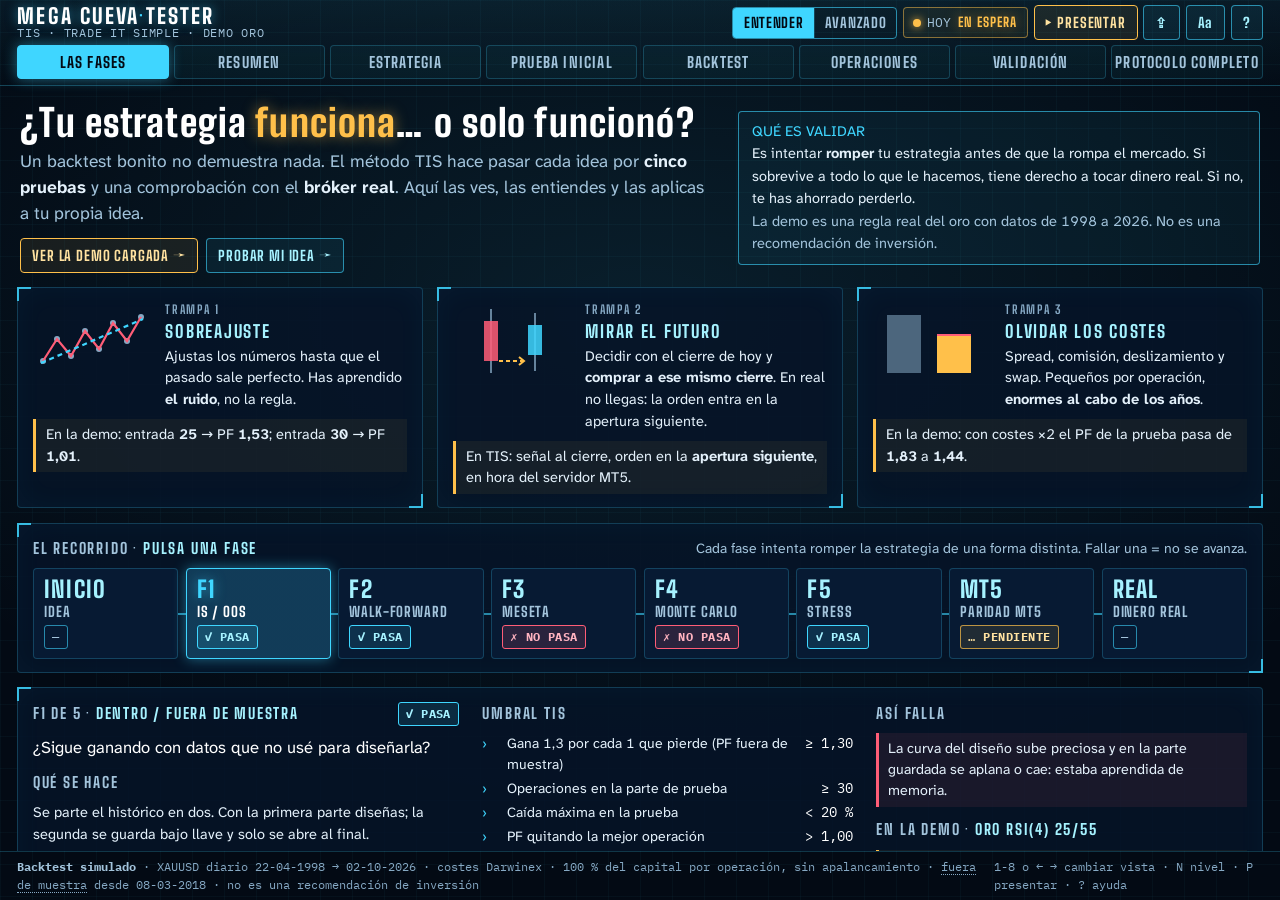
<file: app/index_v5fusion.html>
<!doctype html>
<html lang="es" data-theme="neon">
<head>
<meta charset="utf-8">
<meta name="viewport" content="width=device-width, initial-scale=1">
<title>Mega Cueva Tester</title>
<meta name="description" content="MEGA CUEVA TESTER · TIS · Trade It Simple: el método TIS para validar una estrategia, con la demo Oro RSI(4) 25/55 en XAUUSD diario.">
<link rel="preconnect" href="https://fonts.googleapis.com">
<link rel="preconnect" href="https://fonts.gstatic.com" crossorigin>
<link href="https://fonts.googleapis.com/css2?family=Big+Shoulders:opsz,wght@10..72,500..800&family=Atkinson+Hyperlegible+Next:ital,wght@0,400;0,500;0,600;0,700;1,400&family=IBM+Plex+Mono:wght@400;500;600;700&display=swap" rel="stylesheet">
<style>
:root{
  --base:16px; --fs:1;
  --bg:#030a14; --bg2:#071a33; --pan:rgba(6,20,40,.86); --pan2:rgba(10,32,60,.9);
  --line:rgba(63,214,255,.22); --line2:rgba(63,214,255,.6);
  --cy:#3fd6ff; --cy2:#a6f2ff; --cy-rgb:63,214,255;
  --gold:#ffc04a; --gold2:#ffe2a0; --gold-rgb:255,192,74;
  --red:#ff5d77; --red2:#ffb3c0; --red-rgb:255,93,119;
  --txt:#e4f1fb; --dim:#a3c4dc; --dim2:#86a9c4; --ink:#fff;
  --glow:0 0 14px rgba(63,214,255,.45); --glowg:0 0 16px rgba(255,192,74,.5);
  --tglow:0 0 12px rgba(63,214,255,.55); --tglowg:0 0 14px rgba(255,192,74,.55);
  --cglow:10; /* canvas blur */
  --f-disp:"Big Shoulders","Big Shoulders Display","Arial Narrow","Segoe UI",sans-serif;
  --f-head:"Big Shoulders","Big Shoulders Text","Arial Narrow","Segoe UI",sans-serif;
  --f-mono:"IBM Plex Mono",Consolas,"Courier New",monospace;
  --f-body:"Atkinson Hyperlegible Next","Atkinson Hyperlegible","Segoe UI",system-ui,sans-serif;
}
:root[data-theme="sobrio"]{
  --bg:#0a121f; --bg2:#0f1c30; --pan:#0e1a2c; --pan2:#132339;
  --line:rgba(150,180,210,.22); --line2:rgba(150,190,225,.55);
  --cy:#63c7ea; --cy2:#bfe7f6; --cy-rgb:99,199,234;
  --gold:#e8b85a; --gold2:#f3d79c; --gold-rgb:232,184,90;
  --red:#f06a80; --red2:#f6b8c3; --red-rgb:240,106,128;
  --glow:none; --glowg:none; --tglow:none; --tglowg:none; --cglow:0;
}
@media (max-width:1600px){:root{--base:14.5px}.tab{padding:.45rem .65rem;font-size:.9rem;letter-spacing:.05em}.top{gap:.8rem}.brand b{font-size:1.25rem}.tools{gap:.3rem}.btn{padding:.4rem .55rem}.tab kbd,.lbl{display:none}}
html{font-size:calc(var(--base)*var(--fs))}
body.pres{--fs-p:1.12}
body.pres{font-size:1.1rem}
*{box-sizing:border-box}
html,body{margin:0;height:100%}
body{background:var(--bg);color:var(--txt);font-family:var(--f-body);line-height:1.45;overflow:hidden;
  background-image:radial-gradient(1200px 700px at 50% 35%,rgba(var(--cy-rgb),.10),transparent 70%),
  linear-gradient(rgba(var(--cy-rgb),.035) 1px,transparent 1px),linear-gradient(90deg,rgba(var(--cy-rgb),.035) 1px,transparent 1px);
  background-size:auto,32px 32px,32px 32px}
.app{display:grid;grid-template-rows:auto 1fr auto;height:100vh}
button{font:inherit;color:inherit}
:focus-visible{outline:3px solid var(--gold);outline-offset:2px;border-radius:3px}
.mono{font-family:var(--f-mono)}
.sr{position:absolute;width:1px;height:1px;overflow:hidden;clip:rect(0 0 0 0)}

/* ---------- cabecera ---------- */
.top{display:flex;align-items:center;gap:1.4rem;padding:.55rem 1.2rem;border-bottom:1px solid var(--line);
  background:linear-gradient(180deg,rgba(var(--cy-rgb),.08),transparent)}
.brand{display:flex;flex-direction:column;line-height:1.1;min-width:max-content}
.brand b{font-family:var(--f-head);font-size:1.45rem;letter-spacing:.14em;color:var(--ink);text-shadow:var(--tglow)}
.brand b i{font-style:normal;color:var(--cy)}
.brand span{font-family:var(--f-mono);font-size:.78rem;color:var(--dim);letter-spacing:.06em}
.tabs{display:flex;gap:.35rem;flex:1;justify-content:center;min-width:0}
.tab{display:flex;align-items:center;gap:.5rem;padding:.5rem .95rem;border:1px solid var(--line);background:rgba(var(--cy-rgb),.04);
  font-family:var(--f-head);font-weight:600;font-size:.98rem;letter-spacing:.08em;color:var(--dim);cursor:pointer;border-radius:4px;transition:all .15s}
.tab kbd{font-family:var(--f-mono);font-size:.72rem;border:1px solid var(--line2);border-radius:3px;padding:0 .3rem;color:var(--cy)}
.tab:hover{color:var(--ink);border-color:var(--line2);background:rgba(var(--cy-rgb),.1)}
.tab[aria-selected="true"]{color:var(--bg);background:var(--cy);border-color:var(--cy);box-shadow:var(--glow)}
.tab[aria-selected="true"] kbd{color:var(--bg);border-color:var(--bg)}
.tools{display:flex;gap:.4rem;align-items:center}
.btn{white-space:nowrap;display:inline-flex;align-items:center;gap:.4rem;padding:.42rem .75rem;border:1px solid var(--line2);background:rgba(var(--cy-rgb),.07);
  color:var(--cy2);font-family:var(--f-head);font-weight:600;font-size:.86rem;letter-spacing:.06em;cursor:pointer;border-radius:4px;transition:all .15s}
.btn:hover{background:rgba(var(--cy-rgb),.18);color:var(--ink)}
.btn.gold{border-color:var(--gold);color:var(--gold2);background:rgba(var(--gold-rgb),.08)}
.btn.gold:hover{background:rgba(var(--gold-rgb),.2);color:var(--ink)}
.btn[aria-pressed="true"]{background:var(--cy);color:var(--bg)}
.hoychip{white-space:nowrap;display:flex;align-items:center;gap:.45rem;font-family:var(--f-mono);font-size:.82rem;color:var(--dim);border:1px solid rgba(var(--gold-rgb),.5);
  padding:.35rem .65rem;border-radius:4px;cursor:pointer;background:rgba(var(--gold-rgb),.06)}
.hoychip:hover{background:rgba(var(--gold-rgb),.16)}
.hoychip b{color:var(--gold);font-family:var(--f-head);letter-spacing:.08em;text-shadow:var(--tglowg)}
.dot{width:.55rem;height:.55rem;border-radius:50%;background:var(--gold);box-shadow:0 0 8px var(--gold);animation:pulse 1.8s ease-in-out infinite}
@keyframes pulse{50%{opacity:.35}}

/* ---------- vistas ---------- */
main{position:relative;overflow:hidden}
.view{position:absolute;inset:0;padding:1rem 1.2rem .8rem;display:none;overflow:auto;animation:fade .25s ease}
.view.on{display:grid}
@keyframes fade{from{opacity:0;transform:translateY(6px)}to{opacity:1;transform:none}}
.vh{display:flex;align-items:baseline;gap:1rem;margin-bottom:.8rem;flex-wrap:wrap}
.vh h2{margin:0;font-family:var(--f-head);font-size:1.15rem;letter-spacing:.16em;color:var(--cy);text-shadow:var(--tglow);text-transform:uppercase}
.vh p{margin:0;font-size:1.12rem;color:var(--txt)}
.vh p strong{color:var(--ink)}
.panel{position:relative;background:var(--pan);border:1px solid var(--line);border-radius:4px;padding:.9rem 1rem;min-width:0;min-height:0;
  box-shadow:inset 0 0 30px rgba(var(--cy-rgb),.04)}
.panel::before,.panel::after{content:"";position:absolute;width:12px;height:12px;border:2px solid var(--cy);pointer-events:none;opacity:.85}
.panel::before{top:-1px;left:-1px;border-right:0;border-bottom:0}
.panel::after{bottom:-1px;right:-1px;border-left:0;border-top:0}
.ph{display:flex;align-items:center;justify-content:space-between;gap:.6rem;margin:0 0 .6rem}
.ph h3{margin:0;font-family:var(--f-head);font-size:.95rem;letter-spacing:.12em;color:var(--dim);text-transform:uppercase;font-weight:600}
.ph h3 em{font-style:normal;color:var(--cy2)}
.big{font-family:var(--f-head);font-weight:700;font-size:3rem;line-height:1;letter-spacing:.02em}
.c-cy{color:var(--cy);text-shadow:var(--tglow)} .c-gold{color:var(--gold);text-shadow:var(--tglowg)} .c-red{color:var(--red)} .c-ink{color:var(--ink)} .c-dim{color:var(--dim)}
.pos{color:var(--gold)} .neg{color:var(--red)}
.chip{display:inline-flex;align-items:center;gap:.3rem;font-family:var(--f-mono);font-size:.78rem;font-weight:700;padding:.15rem .5rem;border-radius:3px;letter-spacing:.04em;border:1px solid}
.chip.ok{color:var(--cy2);border-color:var(--cy);background:rgba(var(--cy-rgb),.12)}
.chip.ko{color:var(--red2);border-color:var(--red);background:rgba(var(--red-rgb),.14)}
.chip.oos{color:var(--gold2);border-color:rgba(var(--gold-rgb),.7);background:rgba(var(--gold-rgb),.1)}
.chip.is{color:var(--dim);border-color:var(--line2)}
.term{border-bottom:1px dotted currentColor;cursor:help;text-decoration:none}
.link{background:none;border:0;padding:0;color:var(--cy);font-family:var(--f-head);font-weight:600;letter-spacing:.06em;cursor:pointer;font-size:.92rem}
.link:hover{color:var(--ink);text-decoration:underline}
.cv{position:relative;width:100%;height:100%;min-height:0}
.cv canvas{position:absolute;inset:0;width:100%;height:100%;display:block}
.tt{position:absolute;pointer-events:none;background:rgba(3,10,20,.96);border:1px solid var(--line2);padding:.45rem .6rem;border-radius:4px;
  font-family:var(--f-mono);font-size:.8rem;color:var(--txt);white-space:nowrap;z-index:5;display:none;box-shadow:var(--glow)}
.tt b{color:var(--ink)}
.seg{display:inline-flex;border:1px solid var(--line2);border-radius:4px;overflow:hidden}
.seg button{border:0;background:transparent;color:var(--dim);font-family:var(--f-head);font-weight:600;font-size:.82rem;letter-spacing:.05em;padding:.32rem .65rem;cursor:pointer}
.seg button+button{border-left:1px solid var(--line)}
.seg button:hover{color:var(--ink);background:rgba(var(--cy-rgb),.1)}
.seg button[aria-pressed="true"]{background:var(--cy);color:var(--bg)}
.kv{display:grid;grid-template-columns:1fr auto;gap:.3rem 1rem;font-size:.98rem}
.kv dt{color:var(--dim)} .kv dd{margin:0;font-family:var(--f-mono);text-align:right;color:var(--ink)}

/* ---------- RESUMEN ---------- */
#v-resumen{grid-template-rows:auto auto 1fr;gap:1rem}
.hero{display:flex;align-items:center;justify-content:space-between;gap:2rem;padding:.2rem .2rem 0}
.hero h1{margin:0;font-family:var(--f-head);font-size:2.6rem;letter-spacing:.06em;color:var(--ink);line-height:1.05}
.hero h1 span{color:var(--gold);text-shadow:var(--tglowg)}
.hero p{margin:.35rem 0 0;font-size:1.2rem;color:var(--dim);max-width:62rem}
.hero p b{color:var(--txt)}
.rulebox{font-family:var(--f-mono);font-size:.95rem;border:1px solid var(--line2);padding:.6rem .9rem;border-radius:4px;background:rgba(var(--cy-rgb),.05);min-width:max-content;line-height:1.7}
.rulebox .k{color:var(--cy)} .rulebox .g{color:var(--gold)}
.q4{display:grid;grid-template-columns:repeat(4,1fr);gap:1rem}
.q{display:flex;flex-direction:column;gap:.55rem}
.q .qn{font-family:var(--f-head);font-size:1.05rem;letter-spacing:.1em;color:var(--cy2);text-transform:uppercase;margin:0;font-weight:700}
.q .qn small{display:block;color:var(--dim2);font-size:.75rem;letter-spacing:.14em;font-weight:600}
.q p{margin:0;font-size:1rem}
.q .foot{margin-top:auto;padding-top:.4rem}
.phases{display:flex;gap:.3rem;flex-wrap:wrap}
.verd{border-left:3px solid var(--red);padding:.35rem .6rem;background:rgba(var(--red-rgb),.08);font-size:.98rem}
.verd b{color:var(--red2)}
.gauge{position:relative;height:.6rem;border-radius:3px;background:linear-gradient(90deg,rgba(var(--gold-rgb),.55) 0 25%,rgba(var(--cy-rgb),.18) 25% 55%,rgba(var(--red-rgb),.45) 55% 100%);margin:.4rem 0 1.3rem}
.gauge i{position:absolute;top:-.35rem;width:3px;height:1.3rem;background:var(--ink);box-shadow:0 0 8px var(--ink)}
.gauge span{position:absolute;top:.85rem;font-family:var(--f-mono);font-size:.72rem;color:var(--dim);transform:translateX(-50%)}
.mini{display:grid;grid-template-columns:1fr auto;gap:.25rem .8rem;font-size:.98rem}
.mini dt{color:var(--dim)} .mini dd{margin:0;font-family:var(--f-mono);font-weight:700;text-align:right}
#v-resumen .eqp{display:grid;grid-template-rows:auto 1fr;min-height:150px}

/* ---------- ESTRATEGIA ---------- */
#v-estrategia{grid-template-columns:2.1fr 1fr;grid-template-rows:auto minmax(0,1.2fr) minmax(0,1fr);gap:1rem}
#v-estrategia .vh{grid-column:1/-1}
.treep{grid-column:1;display:grid;grid-template-rows:auto 1fr auto}
.treep svg{width:100%;height:100%;min-height:0}
.treebar{display:flex;gap:.6rem;align-items:center;flex-wrap:wrap}
.pathtxt{font-size:1rem;border-left:3px solid var(--gold);padding:.35rem .7rem;background:rgba(var(--gold-rgb),.06);margin-top:.5rem}
.rulep{grid-column:2;grid-row:2/4;display:flex;flex-direction:column;gap:.8rem;overflow:auto}
.rulep ol{margin:0;padding-left:1.3rem;font-size:1.02rem} .rulep li{margin:.3rem 0}
.gl{display:grid;gap:.55rem;font-size:.95rem}
.gl div{border-top:1px solid var(--line);padding-top:.45rem} .gl b{color:var(--cy2);font-family:var(--f-head);letter-spacing:.05em}
.pricep{grid-column:1;display:grid;grid-template-rows:auto 1fr}
/* nodos árbol */
.nd rect{fill:rgba(6,20,40,.95);stroke:rgba(var(--cy-rgb),.35);stroke-width:1.5}
.nd text{fill:var(--dim);font-family:var(--f-head);font-weight:600}
.nd .s{font-family:var(--f-mono);font-weight:400;fill:var(--dim2)}
.nd.on rect{stroke:var(--gold);stroke-width:2.5;fill:rgba(var(--gold-rgb),.12)}
.nd.on text{fill:var(--ink)} .nd.on .s{fill:var(--gold2)}
.nd.q rect{rx:30}
.nd.act.on rect{fill:rgba(var(--gold-rgb),.22)}
.nd.stop.on rect{stroke:var(--red);fill:rgba(var(--red-rgb),.14)} .nd.stop.on .s{fill:var(--red2)}
.ed{stroke:rgba(var(--cy-rgb),.3);stroke-width:2;fill:none}
.ed.on{stroke:var(--gold);stroke-width:3;filter:drop-shadow(0 0 4px rgba(var(--gold-rgb),.8))}
.ed.on.stop{stroke:var(--red);filter:drop-shadow(0 0 4px rgba(var(--red-rgb),.8))}
.el{font-family:var(--f-mono);font-size:15px;fill:var(--dim2);font-weight:700}
.el.on{fill:var(--gold2)}

/* ---------- BACKTEST ---------- */
#v-backtest{grid-template-columns:1.9fr 1fr;grid-template-rows:auto minmax(0,1.5fr) minmax(0,1fr);gap:1rem}
#v-backtest .vh{grid-column:1/-1}
.eqbig{grid-column:1;grid-row:2/4;display:grid;grid-template-rows:auto 1fr auto}
.cmp{width:100%;border-collapse:collapse;font-size:.98rem}
.cmp th,.cmp td{padding:.38rem .45rem;text-align:right;border-bottom:1px solid var(--line)}
.cmp th:first-child,.cmp td:first-child{text-align:left;color:var(--dim)}
.cmp thead th{font-family:var(--f-head);letter-spacing:.08em;color:var(--dim);font-weight:600;font-size:.86rem}
.cmp td{font-family:var(--f-mono);color:var(--ink)}
.cmp .o{color:var(--gold2)}
.annp{display:grid;grid-template-rows:auto 1fr}
.legend{display:flex;gap:1rem;flex-wrap:wrap;font-size:.85rem;color:var(--dim);margin-top:.4rem}
.legend i{display:inline-block;width:.8rem;height:.8rem;border-radius:2px;margin-right:.35rem;vertical-align:-.1rem}

/* ---------- OPERACIONES ---------- */
#v-operaciones{grid-template-columns:minmax(0,1.15fr) minmax(0,1fr);grid-template-rows:auto auto minmax(0,1fr);gap:1rem}
#v-operaciones .vh{grid-column:1/-1}
.tablep{grid-row:2/4;display:grid;grid-template-rows:auto 1fr auto;min-height:0}
.tscroll{overflow:auto;min-height:0;border:1px solid var(--line);border-radius:3px}
table.ops{width:100%;border-collapse:collapse;font-family:var(--f-mono);font-size:.92rem}
table.ops th{position:sticky;top:0;background:var(--bg2);box-shadow:0 1px 0 var(--line2);z-index:1;font-family:var(--f-head);font-weight:600;letter-spacing:.06em;color:var(--dim);font-size:.82rem;text-align:right;padding:0}
table.ops th button{all:unset;display:block;padding:.45rem .55rem;cursor:pointer;width:100%;box-sizing:border-box;text-align:inherit}
table.ops th button:hover{color:var(--ink)}
table.ops th button:focus-visible{outline:3px solid var(--gold);outline-offset:-3px}
table.ops th:nth-child(-n+3){text-align:left}
table.ops td{padding:.36rem .55rem;text-align:right;border-bottom:1px solid rgba(var(--cy-rgb),.08)}
table.ops td:nth-child(-n+3){text-align:left}
table.ops tbody tr{cursor:pointer}
table.ops tbody tr:hover{background:rgba(var(--cy-rgb),.08)}
table.ops tbody tr[aria-selected="true"]{background:rgba(var(--gold-rgb),.16);box-shadow:inset 3px 0 0 var(--gold)}
table.ops tbody tr:focus-visible{outline:2px solid var(--gold);outline-offset:-2px}
.filters{display:flex;gap:.5rem;flex-wrap:wrap;align-items:center;margin-bottom:.6rem}
.detp{display:grid;grid-template-columns:1fr 1fr;gap:.4rem 1.4rem;align-content:start;overflow:auto}
.detp .dh{grid-column:1/-1;display:flex;align-items:center;gap:.7rem;flex-wrap:wrap}
.detp .dh .big{font-size:2.3rem}
.detp .route{grid-column:1/-1;font-size:.98rem;border-left:3px solid var(--gold);padding:.4rem .7rem;background:rgba(var(--gold-rgb),.06)}
.navops{grid-column:1/-1;display:flex;gap:.5rem;flex-wrap:wrap}
.barsp{display:grid;grid-template-rows:auto 1fr}

/* ---------- VALIDACIÓN ---------- */
#v-validacion{grid-template-columns:repeat(3,minmax(0,1fr));grid-template-rows:auto minmax(0,1fr) minmax(0,1fr);gap:1rem}
#v-validacion .vh{grid-column:1/-1}
.fase{display:grid;grid-template-rows:auto auto auto minmax(0,1fr);gap:.45rem;min-height:0}
.fase.ko{border-color:rgba(var(--red-rgb),.55)}
.fase.ko::before,.fase.ko::after{border-color:var(--red)}
.fase .fq{margin:0;font-size:1.02rem;color:var(--txt)}
.crit{list-style:none;margin:0;padding:0;font-size:.93rem;display:grid;gap:.2rem}
.crit li{display:grid;grid-template-columns:1.3rem 1fr auto;gap:.4rem;align-items:baseline}
.crit .v{font-family:var(--f-mono);color:var(--ink)}
.crit .y{color:var(--cy)} .crit .n{color:var(--red)}
.fbody{min-height:0;display:grid}
.heat{border-collapse:collapse;font-family:var(--f-mono);font-size:.82rem;width:100%;height:100%}
.heat td,.heat th{text-align:center;padding:.15rem;border:1px solid rgba(3,10,20,.8)}
.heat th{color:var(--dim);font-weight:500;font-size:.75rem}
.heat td.c{outline:2px solid var(--gold);outline-offset:-2px;color:var(--ink);font-weight:700}
.sbar{display:grid;grid-template-columns:9.5rem 1fr 3rem;gap:.5rem;align-items:center;font-size:.9rem;margin:.25rem 0}
.sbar .tr{position:relative;height:.9rem;background:rgba(var(--cy-rgb),.07);border-radius:2px}
.sbar .tr i{position:absolute;left:0;top:0;bottom:0;border-radius:2px}
.sbar .tr u{position:absolute;top:-.25rem;bottom:-.25rem;width:2px;background:var(--ink);opacity:.8}
.sbar span:last-child{font-family:var(--f-mono);text-align:right;color:var(--ink)}
.summ{display:flex;flex-direction:column;gap:.6rem;font-size:1rem}
.summ .big{font-size:3.4rem}

/* ---------- pie ---------- */
.foot{display:flex;justify-content:space-between;gap:1rem;padding:.4rem 1.2rem;border-top:1px solid var(--line);font-family:var(--f-mono);font-size:.76rem;color:var(--dim2)}
.foot b{color:var(--dim)}
.progress{display:none;gap:.4rem;align-items:center}
.progress i{width:.6rem;height:.6rem;border-radius:50%;border:1px solid var(--cy);display:inline-block}
.progress i.on{background:var(--cy);box-shadow:0 0 8px var(--cy)}

/* ---------- modo presentación ---------- */
body.pres .tools .hide-p{display:none}
body.pres .tab kbd{display:none}
body.pres .progress{display:flex}
body.pres .foot .keys-n{display:none}
.keys-p{display:none} body.pres .keys-p{display:inline}
body.pres .vh p{font-size:1.3rem}

/* ---------- tooltip glosario / ayuda / ajustes ---------- */
#tip{position:fixed;z-index:50;max-width:24rem;background:#04101f;border:1px solid var(--cy);color:var(--txt);padding:.6rem .75rem;border-radius:4px;
  font-size:.92rem;line-height:1.45;display:none;box-shadow:0 8px 30px rgba(0,0,0,.6),var(--glow)}
#tip b{color:var(--cy2);font-family:var(--f-head);letter-spacing:.05em}
.ovl{position:fixed;inset:0;background:rgba(1,5,12,.72);display:none;align-items:center;justify-content:center;z-index:40}
.ovl.on{display:flex}
.dlg{background:var(--pan2);border:1px solid var(--line2);border-radius:6px;padding:1.4rem 1.6rem;max-width:44rem;width:92vw;box-shadow:var(--glow)}
.dlg h2{margin:0 0 .8rem;font-family:var(--f-head);letter-spacing:.12em;color:var(--cy)}
.dlg ul{margin:0 0 1rem;padding-left:1.2rem} .dlg li{margin:.35rem 0}
.dlg kbd{font-family:var(--f-mono);border:1px solid var(--line2);border-radius:3px;padding:0 .35rem;color:var(--cy2)}
.setrow{display:flex;align-items:center;justify-content:space-between;gap:1rem;margin:.7rem 0}
.toast{position:fixed;bottom:3rem;left:50%;transform:translateX(-50%);background:var(--pan2);border:1px solid var(--gold);padding:.5rem 1rem;border-radius:4px;
  font-family:var(--f-mono);font-size:.9rem;display:none;z-index:60}

@media (max-width:1100px){
  body{overflow:auto} .app{height:auto;min-height:100vh}
  main{overflow:visible} .view{position:relative;inset:auto} .view.on{display:flex;flex-direction:column}
  .view .panel{min-height:320px}
  .q4{grid-template-columns:1fr 1fr} .top{flex-wrap:wrap} .tabs{order:3;width:100%;overflow-x:auto;justify-content:flex-start}
  .hero{flex-direction:column;align-items:flex-start}
}
@media (max-width:640px){.q4{grid-template-columns:1fr} .view{padding:.8rem 16px}}
@media (prefers-reduced-motion:reduce){*,*::before,*::after{animation:none!important;transition:none!important}}

/* ================= MEGA CUEVA TESTER · añadidos sobre la v5 =================
   1) tipografía (única excepción visual)  2) tema claro opcional
   3) piezas nuevas construidas con los tokens y componentes de la v5           */

/* ---------- 1 · tipografía ---------- */
body{font-variant-numeric:tabular-nums;-webkit-font-smoothing:antialiased;text-rendering:optimizeLegibility;line-height:1.5}
.brand b,.hero h1,.big,.summ .big,.detp .dh .big,.prd .cab h3{font-family:var(--f-disp);font-optical-sizing:auto}
.brand b{font-weight:800;letter-spacing:.1em}
.hero h1{font-weight:800;letter-spacing:.03em}
.big{font-weight:800}
.vh h2,.ph h3,.tab,.btn,.seg button,.q .qn,.link,.dlg h2{font-optical-sizing:auto}
.vh h2{font-size:1.3rem;font-weight:700}
.ph h3{font-size:max(15px,1.02rem);font-weight:700}
.tab{font-size:max(15px,1.02rem);font-weight:700}
.tab kbd{font-size:max(12px,.72rem)}
.btn{font-size:max(14px,.92rem);font-weight:700}
.seg button{font-size:max(14px,.88rem);font-weight:700}
.link{font-size:max(15px,.98rem);font-weight:700}
.q .qn{font-size:1.2rem}
.q .qn small{font-size:max(12px,.78rem)}
.brand span{font-size:max(12px,.78rem)}
.hoychip{font-size:max(13px,.85rem)}
.chip{font-size:max(12px,.8rem)}
.gauge span{font-size:max(12px,.74rem)}
.legend{font-size:max(13px,.88rem)}
.cmp{font-size:max(14px,1rem)}
.cmp thead th{font-size:max(13px,.88rem)}
table.ops{font-size:max(14px,.95rem)}
table.ops th{font-size:max(13px,.85rem)}
.crit{font-size:max(14px,.97rem)}
.heat{font-size:max(13px,.85rem)} .heat th{font-size:max(12px,.78rem)}
.sbar{font-size:max(14px,.95rem)}
.rulebox{font-size:max(14px,.98rem)}
.gl{font-size:max(14px,1rem)}
.kv,.mini{font-size:max(14px,1rem)}
.foot{font-size:max(12px,.8rem)}
#tip{font-size:max(14px,.95rem)}
.toast{font-size:max(14px,.95rem)}
.tt{font-size:max(13px,.85rem)}
.el{font-size:16px}
.nd text{font-family:var(--f-body);font-weight:700;letter-spacing:0}
.nd .s{font-family:var(--f-mono);font-weight:500}
[style*="font-size:.66rem"]{font-size:12px!important}
[style*="font-size:.8rem"],[style*="font-size:.82rem"]{font-size:max(13px,.85rem)!important}
[style*="font-size:.85rem"],[style*="font-size:.88rem"]{font-size:max(14px,.9rem)!important}
[style*="font-size:.9rem"],[style*="font-size:.92rem"],[style*="font-size:.95rem"]{font-size:max(14px,.95rem)!important}

/* ---------- 2 · tema claro (opcional en AJUSTES; el oscuro sigue por defecto) ---------- */
:root[data-theme="claro"]{
  --bg:#eef3f8; --bg2:#dde7f0; --pan:rgba(255,255,255,.94); --pan2:#ffffff;
  --line:rgba(16,84,130,.2); --line2:rgba(16,96,150,.5);
  --cy:#0a6c9f; --cy2:#07537b; --cy-rgb:10,108,159;
  --gold:#9a6400; --gold2:#764b00; --gold-rgb:154,100,0;
  --red:#c42540; --red2:#9b1a30; --red-rgb:196,37,64;
  --txt:#13263a; --dim:#3d5870; --dim2:#566f86; --ink:#04111e;
  --glow:none; --glowg:none; --tglow:none; --tglowg:none; --cglow:0;
}
:root[data-theme="claro"] .tt,:root[data-theme="claro"] #tip{background:var(--pan2)}
:root[data-theme="claro"] .nd rect{fill:var(--pan2)}
:root[data-theme="claro"] .heat td,:root[data-theme="claro"] .heat th{border-color:var(--bg)}
:root[data-theme="claro"] .ovl{background:rgba(20,40,60,.35)}

/* ---------- 3 · cabecera con 8 pestañas: la fila de pestañas pasa debajo (mismo patrón que la v5 usa en pantallas estrechas) ---------- */
[hidden]{display:none!important}
.top{flex-wrap:wrap;row-gap:.5rem;padding-bottom:.5rem}
.tabs{order:3;flex:1 1 100%;width:100%;justify-content:stretch}
.tab{flex:1 1 0;justify-content:center;white-space:nowrap;min-width:0}
.tools{margin-left:auto}
@media (max-width:1600px){.top{padding:.35rem 1.2rem .4rem;row-gap:.35rem}.tab{padding:.32rem .5rem}.brand{line-height:1.05}}

/* ---------- nivel ENTENDER / AVANZADO y carga ---------- */
.nivel button{min-width:5.6rem}
#avz{position:fixed;left:0;right:0;bottom:0;top:var(--hdr,60px);z-index:30;background:var(--bg);display:none;border-top:1px solid var(--line2)}
body.avz #avz{display:block}
body.avz .foot{visibility:hidden}
#avz iframe{width:100%;height:100%;border:0;display:block;background:#030a14}
body.drop::after{content:"Suelta el .json para cargar resultados";position:fixed;inset:1rem;border:2px dashed var(--gold);border-radius:6px;display:flex;align-items:center;justify-content:center;
  font-family:var(--f-head);font-weight:700;font-size:1.8rem;letter-spacing:.1em;color:var(--gold2);background:rgba(var(--cy-rgb),.06);z-index:70;pointer-events:none}
.btn:disabled{opacity:.45;cursor:not-allowed}

/* ---------- LAS FASES ---------- */
#v-fases{grid-template-columns:minmax(0,1fr);grid-template-rows:repeat(4,max-content);gap:1rem;align-content:start}
.fhero>div:first-child{flex:1 1 0;min-width:0}
.queval{min-width:0;flex:0 1 36rem;max-width:36rem;line-height:1.55;font-family:var(--f-body);font-size:max(14px,1rem)}
.queval .qv{color:var(--txt)}
.q3{display:grid;grid-template-columns:repeat(3,minmax(0,1fr));gap:1rem}
.trampa .tw{display:flex;gap:1rem;align-items:flex-start}
.trampa svg{width:118px;height:88px;flex:none}
.ej{margin:0;font-size:max(14px,.98rem);border-left:3px solid var(--gold);padding:.35rem .7rem;background:rgba(var(--gold-rgb),.06)}
.ej:empty{display:none}
.estac{display:grid;grid-template-columns:repeat(8,minmax(0,1fr));gap:.5rem;position:relative}
.estac::before{content:"";position:absolute;left:3%;right:3%;top:50%;height:2px;background:var(--line2);pointer-events:none;z-index:0}
.est{position:relative;z-index:1;display:flex;flex-direction:column;align-items:flex-start;gap:.25rem;padding:.6rem .7rem;border:1px solid var(--line);background:var(--bg2);border-radius:4px;cursor:pointer;text-align:left;color:var(--dim);transition:all .15s;min-width:0}
.est b{font-family:var(--f-disp);font-weight:800;font-size:1.6rem;line-height:1;letter-spacing:.05em;color:var(--cy2)}
.est .n{font-family:var(--f-head);font-weight:700;letter-spacing:.06em;text-transform:uppercase;font-size:max(14px,.95rem);line-height:1.2}
.est:hover{border-color:var(--line2);background:rgba(var(--cy-rgb),.1);color:var(--ink)}
.est[aria-pressed="true"]{border-color:var(--cy);background:linear-gradient(rgba(var(--cy-rgb),.18),rgba(var(--cy-rgb),.18)),var(--bg2);box-shadow:var(--glow);color:var(--ink)}
.est[aria-pressed="true"] b{color:var(--cy);text-shadow:var(--tglow)}
.fasedet{display:grid;grid-template-columns:minmax(0,1.15fr) minmax(0,1fr) minmax(0,1fr);gap:.4rem 1.6rem;align-content:start}
.fasedet p{margin:0 0 .7rem;font-size:max(14px,1rem)}
.fasedet .fq{font-size:1.15rem;color:var(--ink);margin-bottom:.8rem}
.fasedet .verd{margin-bottom:.8rem}
.fasedet .pathtxt{margin:0 0 .8rem}
.navf{display:flex;gap:.5rem;flex-wrap:wrap;margin-top:.3rem}

/* ---------- PRUEBA INICIAL ---------- */
#v-prueba{grid-template-columns:minmax(0,1.3fr) minmax(0,1fr);grid-template-rows:auto minmax(0,1fr);gap:1rem}
#v-prueba .vh{grid-column:1/-1}
.pi-izq{overflow:auto;min-height:0;padding-right:.35rem}
.pi-der{display:grid;grid-template-rows:minmax(0,1.35fr) minmax(0,1fr) auto;gap:1rem;min-height:0}
.form{display:flex;flex-direction:column;gap:1rem;margin:0}
.form fieldset{margin:0;min-inline-size:0}
.ayuda{margin:0 0 .75rem;color:var(--dim);font-size:max(14px,.98rem)}
.ayuda b{color:var(--txt)}
.campos{display:grid;grid-template-columns:repeat(auto-fill,minmax(12.5rem,1fr));gap:.7rem 1rem}
.campo{display:flex;flex-direction:column;gap:.3rem;min-width:0}
.campo.ancho{grid-column:span 2}
.campo label,.bl-t h4{font-family:var(--f-head);font-weight:700;letter-spacing:.08em;text-transform:uppercase;font-size:max(13px,.88rem);color:var(--dim)}
.form input,.form select{font-family:var(--f-mono);font-size:max(14px,.95rem);color:var(--ink);background:rgba(var(--cy-rgb),.05);border:1px solid var(--line2);border-radius:4px;padding:.42rem .55rem;min-width:0;width:100%;font-variant-numeric:tabular-nums}
.form select option{background:var(--bg2);color:var(--txt)}
.form input:hover,.form select:hover{border-color:var(--cy)}
.form input:disabled{opacity:.4}
.form input[type=date]{color-scheme:dark}
:root[data-theme="claro"] .form input[type=date]{color-scheme:light}
.bl-t{display:flex;align-items:center;justify-content:space-between;gap:.6rem;margin:.9rem 0 .45rem}
.bl-t h4{margin:0} .bl-t h4 span{text-transform:none;letter-spacing:0;font-family:var(--f-body);font-weight:400;color:var(--dim2)}
.bloques{display:flex;flex-direction:column;gap:.4rem}
.bloque{display:grid;grid-template-columns:2.4rem minmax(0,1fr) minmax(0,.95fr) minmax(0,1fr) auto;gap:.4rem;align-items:center;padding:.4rem .5rem;border:1px solid var(--line);border-left:3px solid var(--cy);background:rgba(var(--cy-rgb),.04);border-radius:3px}
.bloque .y{font-family:var(--f-head);font-weight:800;color:var(--cy);letter-spacing:.08em;font-size:1.05rem}
.operando{display:grid;grid-template-columns:minmax(0,1fr) 4.6rem;gap:.3rem} .operando.sinp{grid-template-columns:1fr}
.quita{border:1px solid var(--line2);background:transparent;color:var(--red2);border-radius:4px;cursor:pointer;width:2.1rem;height:2.1rem;font-size:1rem}
.quita:hover{background:rgba(var(--red-rgb),.16);border-color:var(--red)}
.vacio-b{color:var(--dim2);font-size:max(14px,.95rem);padding:.5rem .6rem;border:1px dashed var(--line);border-radius:3px}
.cortes{display:flex;height:1.9rem;margin-top:.75rem;border:1px solid var(--line2);border-radius:3px;overflow:hidden;font-family:var(--f-mono);font-size:max(12px,.8rem);font-weight:700}
.cortes:empty{display:none}
.cortes div{display:flex;align-items:center;padding:0 .5rem;white-space:nowrap;overflow:hidden}
.cortes .is{background:rgba(var(--cy-rgb),.12);color:var(--dim)} .cortes .oos{background:rgba(var(--gold-rgb),.16);color:var(--gold2)}
.fuente{margin:.7rem 0 0;font-size:max(13px,.88rem);color:var(--dim2)}
.codep{display:grid;grid-template-rows:auto minmax(0,1fr) auto}
pre.codigo{margin:0;overflow:auto;font-family:var(--f-mono);font-size:max(14px,.92rem);line-height:1.62;border:1px solid var(--line2);border-radius:4px;background:rgba(var(--cy-rgb),.05);padding:.7rem .9rem;color:var(--txt);white-space:pre;min-height:0}
pre.codigo .kw{color:var(--cy);font-weight:700} pre.codigo .vv{color:var(--gold2)} pre.codigo .cm{color:var(--dim2)} pre.codigo .ojo{color:var(--red2);font-weight:700}
pre.codigo .nuevo{background:rgba(var(--gold-rgb),.3);border-radius:2px;transition:background 1.4s ease} pre.codigo .nuevo.ya{background:transparent}
.codebar{display:flex;gap:.5rem;margin-top:.6rem;flex-wrap:wrap}
.checkp{display:grid;grid-template-rows:auto minmax(0,1fr)}
.chk{list-style:none;margin:0;padding:0;display:grid;gap:.4rem;overflow:auto;min-height:0;font-size:max(14px,.97rem);align-content:start}
.chk li{display:grid;grid-template-columns:1.4rem 1fr;gap:.45rem}
.chk li>span:first-child{font-weight:700;text-align:center}
.chk .pasa>span:first-child{color:var(--cy)} .chk .falla>span:first-child{color:var(--red)} .chk .aviso>span:first-child{color:var(--gold)}
.chk b{color:var(--ink);font-weight:700} .chk small{display:block;color:var(--dim);font-size:max(13px,.9rem)}
.correr{display:flex;flex-direction:column;gap:.5rem}
.btn.bigb{justify-content:center;font-size:max(17px,1.15rem);padding:.75rem 1rem;letter-spacing:.1em}
.prog{height:4px;background:rgba(var(--cy-rgb),.12);border-radius:2px;overflow:hidden}
.prog i{display:block;height:100%;width:0;background:var(--gold);transition:width .25s}
.nota-motor{margin:0;font-size:max(14px,.95rem)}
.pi-res{display:flex;flex-direction:column;gap:1rem}
.pi-res[hidden]{display:none}
.crit4{display:grid;grid-template-columns:repeat(4,minmax(0,1fr));gap:1rem}
.critc{display:flex;flex-direction:column;gap:.3rem}
.critc .big{font-size:2.5rem}
.critc .cn{font-family:var(--f-head);font-weight:700;letter-spacing:.08em;text-transform:uppercase;color:var(--dim);font-size:max(14px,.92rem)}
.critc p{margin:0;font-size:max(14px,.95rem)}
.pieq{display:grid;grid-template-rows:auto 16rem}

/* ---------- PROTOCOLO COMPLETO ---------- */
#v-protocolo{grid-template-columns:minmax(0,24rem) minmax(0,1fr);grid-template-rows:auto minmax(0,1fr);gap:1rem}
#v-protocolo .vh{grid-column:1/-1}
.prl{display:flex;flex-direction:column;gap:.8rem;min-height:0;overflow:auto;padding:2px}
.prv{display:flex;flex-direction:column;gap:.5rem}
.prv .big{font-size:3.2rem}
.prv p{margin:0;font-size:max(14px,1rem)}
.plist{display:flex;flex-direction:column;gap:.5rem}
.pfb{display:grid;grid-template-columns:3.2rem minmax(0,1fr) auto;gap:.6rem;align-items:center;padding:.6rem .7rem;border:1px solid var(--line);background:var(--bg2);border-radius:4px;cursor:pointer;text-align:left;color:var(--txt);transition:all .15s}
.pfb .c{font-family:var(--f-disp);font-weight:800;font-size:1.5rem;color:var(--cy2);letter-spacing:.04em}
.pfb .n{font-family:var(--f-head);font-weight:700;letter-spacing:.06em;text-transform:uppercase;font-size:max(14px,.95rem);line-height:1.25}
.pfb .n small{display:block;font-family:var(--f-body);text-transform:none;letter-spacing:0;color:var(--dim);font-weight:400;font-size:max(13px,.88rem)}
.pfb:hover{border-color:var(--line2);background:rgba(var(--cy-rgb),.1)}
.pfb[aria-selected="true"]{border-color:var(--cy);background:rgba(var(--cy-rgb),.16);box-shadow:var(--glow)}
.pfb.ok{border-left:3px solid var(--cy)} .pfb.ko{border-left:3px solid var(--red)} .pfb.oos{border-left:3px solid var(--gold)}
.prd{display:grid;grid-template-columns:minmax(0,1.2fr) minmax(0,1fr);grid-template-rows:auto minmax(0,1fr);gap:.8rem 1.5rem;overflow:auto}
.prd.ko{border-color:rgba(var(--red-rgb),.55)} .prd.ko::before,.prd.ko::after{border-color:var(--red)}
.prd .cab{grid-column:1/-1;display:flex;justify-content:space-between;gap:1rem;align-items:flex-start;flex-wrap:wrap}
.prd .cab .cod{font-family:var(--f-mono);color:var(--dim);font-size:max(13px,.88rem);letter-spacing:.08em;text-transform:uppercase}
.prd .cab h3{margin:.1rem 0 .2rem;font-size:2.3rem;font-weight:800;letter-spacing:.04em;color:var(--ink);text-transform:uppercase;line-height:1.05}
.prd .cab .fq{margin:0;font-size:1.15rem;color:var(--txt)}
.prg{display:grid;grid-template-rows:auto minmax(15rem,1fr);min-height:0}
.prg .heat{height:auto}
.pri{display:flex;flex-direction:column;gap:.9rem;min-height:0}
.pri p{margin:0;font-size:max(14px,1rem)}
.pri .ph{margin-bottom:.35rem}
.paso{display:grid;grid-template-columns:2.1rem minmax(0,1fr) auto;gap:.7rem;align-items:start;padding:.65rem 0;border-bottom:1px solid var(--line)}
.paso .i{font-family:var(--f-disp);font-weight:800;font-size:1.25rem;color:var(--cy2);border:1px solid var(--line2);border-radius:50%;width:2.1rem;height:2.1rem;display:grid;place-items:center}
.paso h4{margin:0;font-family:var(--f-head);font-weight:700;letter-spacing:.08em;text-transform:uppercase;color:var(--ink);font-size:max(14px,1rem)}
.paso p{margin:.2rem 0 0;font-size:max(14px,.97rem);color:var(--dim)}
.subida{border:1px dashed var(--line2);border-radius:4px;padding:.8rem .9rem;display:flex;flex-direction:column;gap:.5rem;align-items:flex-start;margin-top:1rem}
.subida b{font-family:var(--f-head);letter-spacing:.08em;text-transform:uppercase;color:var(--gold2)}
.subida span{font-size:max(14px,.95rem);color:var(--dim)}
.subida.sobre{border-color:var(--gold);background:rgba(var(--gold-rgb),.08)}

@media (max-width:1600px){.campos{grid-template-columns:repeat(auto-fill,minmax(11rem,1fr))}}
@media (max-width:1100px){
  .q3,.crit4{grid-template-columns:1fr} .estac{grid-template-columns:repeat(4,minmax(0,1fr))} .estac::before{display:none}
  .fasedet,.prd{grid-template-columns:1fr} .pi-izq,.prl{overflow:visible} .pi-der{display:flex;flex-direction:column}
  .codep{min-height:420px} .campo.ancho{grid-column:auto}
}
</style>
</head>
<body>
<div class="app">
<header class="top">
  <div class="brand"><b>MEGA CUEVA<i>·</i>TESTER</b><span>TIS · TRADE IT SIMPLE · DEMO ORO</span></div>
  <nav class="tabs" role="tablist" aria-label="Vistas">
    <button class="tab" role="tab" id="t-fases" aria-controls="v-fases" data-v="fases"><kbd>1</kbd>LAS FASES</button>
    <button class="tab" role="tab" id="t-resumen" aria-controls="v-resumen" data-v="resumen"><kbd>2</kbd>RESUMEN</button>
    <button class="tab" role="tab" id="t-estrategia" aria-controls="v-estrategia" data-v="estrategia"><kbd>3</kbd>ESTRATEGIA</button>
    <button class="tab" role="tab" id="t-prueba" aria-controls="v-prueba" data-v="prueba"><kbd>4</kbd>PRUEBA INICIAL</button>
    <button class="tab" role="tab" id="t-backtest" aria-controls="v-backtest" data-v="backtest"><kbd>5</kbd>BACKTEST</button>
    <button class="tab" role="tab" id="t-operaciones" aria-controls="v-operaciones" data-v="operaciones"><kbd>6</kbd>OPERACIONES</button>
    <button class="tab" role="tab" id="t-validacion" aria-controls="v-validacion" data-v="validacion"><kbd>7</kbd>VALIDACIÓN</button>
    <button class="tab" role="tab" id="t-protocolo" aria-controls="v-protocolo" data-v="protocolo"><kbd>8</kbd>PROTOCOLO COMPLETO</button>
  </nav>
  <div class="tools">
    <div class="seg nivel" role="group" aria-label="Nivel" id="nivel"><button type="button" data-n="entender" aria-pressed="true" title="La app explicada (tecla N)">ENTENDER</button><button type="button" data-n="avanzado" aria-pressed="false" title="Terminal del oro completa (tecla N)">AVANZADO</button></div>
    <button class="hoychip" id="hoychip" title="Ver la señal de hoy en el árbol de decisión"><span class="dot"></span>HOY <b id="hoy-senal">—</b></button>
    <button class="btn gold" id="b-pres" title="Modo presentación (tecla P)">▶ PRESENTAR</button>
    <button class="btn hide-p" id="b-load" title="Cargar resultados (.json) · también puedes arrastrar el fichero a la ventana" aria-label="Cargar resultados (.json)">⇪<span class="lbl"> CARGAR RESULTADOS (.JSON)</span></button><input type="file" id="f-json" accept=".json,application/json" class="sr" tabindex="-1" aria-hidden="true">
    <button class="btn gold hide-p" id="b-demo" hidden title="Descartar los resultados cargados">VOLVER A LA DEMO</button>
    <button class="btn hide-p" id="b-set" title="Tema y tamaño de letra" aria-label="Ajustes">Aa<span class="lbl"> AJUSTES</span></button>
    <button class="btn hide-p" id="b-help" title="Cómo se usa (tecla ?)" aria-label="Ayuda">?<span class="lbl"> AYUDA</span></button>
  </div>
</header>

<main>
<!-- ============ 1 LAS FASES ============ -->
<section class="view" id="v-fases" role="tabpanel" aria-labelledby="t-fases">
  <div class="hero fhero">
    <div>
      <h1>¿Tu estrategia <span>funciona</span>… o solo funcionó?</h1>
      <p>Un backtest bonito no demuestra nada. El método TIS hace pasar cada idea por <b>cinco pruebas</b> y una comprobación con el <b>bróker real</b>. Aquí las ves, las entiendes y las aplicas a tu propia idea.</p>
      <div style="display:flex;gap:.6rem;flex-wrap:wrap;margin-top:.8rem">
        <button class="btn gold" data-go="resumen">VER LA DEMO CARGADA →</button>
        <button class="btn" data-go="prueba">PROBAR MI IDEA →</button>
      </div>
    </div>
    <div class="rulebox queval" aria-label="Qué es validar">
      <span class="k">QUÉ ES VALIDAR</span><br>
      <span class="qv">Es intentar <b>romper</b> tu estrategia antes de que la rompa el mercado. Si sobrevive a todo lo que le hacemos, tiene derecho a tocar dinero real. Si no, te has ahorrado perderlo.</span><br>
      <span class="c-dim">La demo es una regla real del oro con datos de 1998 a 2026. No es una recomendación de inversión.</span>
    </div>
  </div>
  <div class="q3" role="list" aria-label="Por qué engañan los backtests">
    <article class="panel q trampa" role="listitem">
      <div class="tw">
        <svg viewBox="0 0 118 88" aria-hidden="true"><g fill="var(--dim2)"><circle cx="10" cy="60" r="3"/><circle cx="24" cy="38" r="3"/><circle cx="38" cy="55" r="3"/><circle cx="52" cy="30" r="3"/><circle cx="66" cy="48" r="3"/><circle cx="80" cy="22" r="3"/><circle cx="94" cy="40" r="3"/><circle cx="108" cy="16" r="3"/></g>
          <path d="M10 60 L24 38 L38 55 L52 30 L66 48 L80 22 L94 40 L108 16" fill="none" stroke="var(--red)" stroke-width="2.2"/><path d="M8 62 L110 18" fill="none" stroke="var(--cy)" stroke-width="2.2" stroke-dasharray="5 4"/></svg>
        <div><h3 class="qn"><small>TRAMPA 1</small>Sobreajuste</h3>
          <p>Ajustas los números hasta que el pasado sale perfecto. Has aprendido <b>el ruido</b>, no la regla.</p></div>
      </div>
      <p class="ej" id="tr-ej1"></p>
    </article>
    <article class="panel q trampa" role="listitem">
      <div class="tw">
        <svg viewBox="0 0 118 88" aria-hidden="true"><line x1="38" y1="8" x2="38" y2="72" stroke="var(--dim2)" stroke-width="1.5"/><rect x="31" y="20" width="14" height="40" fill="var(--red)" opacity=".85"/>
          <line x1="82" y1="12" x2="82" y2="70" stroke="var(--dim2)" stroke-width="1.5"/><rect x="75" y="24" width="14" height="30" fill="var(--cy)" opacity=".85"/>
          <path d="M46 60 H70" stroke="var(--gold)" stroke-width="2" stroke-dasharray="4 3"/><path d="M66 56l5 4-5 4" fill="none" stroke="var(--gold)" stroke-width="2"/></svg>
        <div><h3 class="qn"><small>TRAMPA 2</small>Mirar el futuro</h3>
          <p>Decidir con el cierre de hoy y <b>comprar a ese mismo cierre</b>. En real no llegas: la orden entra en la apertura siguiente.</p></div>
      </div>
      <p class="ej">En TIS: señal al cierre, orden en la <b>apertura siguiente</b>, en hora del servidor MT5.</p>
    </article>
    <article class="panel q trampa" role="listitem">
      <div class="tw">
        <svg viewBox="0 0 118 88" aria-hidden="true"><rect x="14" y="14" width="34" height="58" fill="var(--dim2)" opacity=".55"/><rect x="64" y="34" width="34" height="38" fill="var(--gold)"/>
          <path d="M64 34 H98" stroke="var(--red)" stroke-width="2"/></svg>
        <div><h3 class="qn"><small>TRAMPA 3</small>Olvidar los costes</h3>
          <p>Spread, comisión, deslizamiento y swap. Pequeños por operación, <b>enormes al cabo de los años</b>.</p></div>
      </div>
      <p class="ej" id="tr-ej3"></p>
    </article>
  </div>
  <section class="panel galp" aria-label="Recorrido del protocolo">
    <div class="ph"><h3>El recorrido · <em>pulsa una fase</em></h3><span class="c-dim" style="font-size:.95rem">Cada fase intenta romper la estrategia de una forma distinta. Fallar una = no se avanza.</span></div>
    <div class="estac" id="gal" role="group" aria-label="Fases del protocolo TIS"></div>
  </section>
  <section class="panel fasedet" id="fase-det" aria-live="polite" aria-label="Detalle de la fase"></section>
</section>

<!-- ============ 1 RESUMEN ============ -->
<section class="view" id="v-resumen" role="tabpanel" aria-labelledby="t-resumen">
  <div class="hero">
    <div>
      <h1>TIS · <span>ORO RSI(4) 25/55</span></h1>
      <p>Compra el oro <b>cuando cae con fuerza dentro de una tendencia alcista</b> y vende en el rebote. Opera en gráfico diario, solo compras.</p>
    </div>
    <div class="rulebox" aria-label="Regla">
      <span class="k">COMPRA</span> si cierre &gt; <span class="term" data-t="sma">media 200</span> y <span class="term" data-t="rsi">RSI(4)</span> &lt; <span class="g">25</span><br>
      <span class="k">VENDE</span>&nbsp; si <span class="term" data-t="rsi">RSI(4)</span> &gt; <span class="g">55</span><br>
      <span class="c-dim">órdenes en la apertura del día siguiente</span>
    </div>
  </div>
  <div class="q4">
    <article class="panel q">
      <h3 class="qn"><small>01</small>¿Qué es?</h3>
      <p>Una regla de <b>reversión a la media</b> de Connors &amp; Alvarez (2009) aplicada al oro (XAUUSD) con datos de 1998 a 2026.</p>
      <dl class="mini">
        <dt>Operaciones</dt><dd id="r-n">—</dd>
        <dt>Duración media</dt><dd id="r-dias">—</dd>
        <dt><span class="term" data-t="expo">Tiempo invertido</span></dt><dd id="r-expo">—</dd>
      </dl>
      <div class="foot"><button class="link" data-go="estrategia">Ver la regla paso a paso →</button></div>
    </article>
    <article class="panel q">
      <h3 class="qn"><small>02</small>¿Funciona?</h3>
      <div style="display:flex;align-items:baseline;gap:.7rem"><span class="big c-cy" id="r-pf">—</span><span><span class="term" data-t="pf">factor de beneficio</span><br><span class="c-dim" style="font-size:.9rem">fuera de muestra · 47 op.</span></span></div>
      <p class="c-dim" style="font-size:.95rem" id="r-pftxt"></p>
      <div class="phases" id="r-phases"></div>
      <div class="verd" id="r-verd"></div>
      <div class="foot"><button class="link" data-go="validacion">Ver las 5 pruebas →</button></div>
    </article>
    <article class="panel q">
      <h3 class="qn"><small>03</small>¿Qué hace hoy?</h3>
      <div style="display:flex;align-items:center;gap:.6rem"><span class="dot"></span><span class="big c-gold" id="r-senal" style="font-size:2.5rem">—</span></div>
      <p id="r-hoytxt"></p>
      <div><span class="c-dim" style="font-size:.85rem"><span class="term" data-t="rsi">RSI(4)</span> hoy: <b class="c-ink mono" id="r-rsi">—</b></span>
        <div class="gauge" id="r-gauge"><span style="left:25%">25 compra</span><span style="left:55%">55 venta</span></div></div>
      <p class="c-dim" style="font-size:.92rem" id="r-ultima"></p>
      <div class="foot"><button class="link" data-go="estrategia">Ver la decisión de hoy →</button></div>
    </article>
    <article class="panel q">
      <h3 class="qn"><small>04</small>¿Cuánto gana y cuánto arriesga?</h3>
      <dl class="mini" id="r-money"></dl>
      <p class="c-dim" style="font-size:.9rem">Al 100 % del capital por operación, sin apalancamiento. Rinde poco al año porque solo está dentro del mercado ~1 de cada 6 días.</p>
      <div class="foot"><button class="link" data-go="backtest">Ver la curva completa →</button></div>
    </article>
  </div>
  <section class="panel eqp" aria-label="Curva de capital">
    <div class="ph"><h3>Así habría crecido <em>100</em> desde 1998 · <em id="r-eqend">—</em></h3>
      <span class="legend" style="margin:0"><span><i style="background:var(--cy)"></i>capital</span><span><i style="background:rgba(var(--gold-rgb),.35)"></i><span class="term" data-t="oos">fuera de muestra</span> (2018 →)</span></span></div>
    <div class="cv" id="cv-eqmini"><canvas role="img" aria-label="Curva de capital base 100 de 1998 a 2026"></canvas><div class="tt"></div></div>
  </section>
</section>

<!-- ============ 2 ESTRATEGIA ============ -->
<section class="view" id="v-estrategia" role="tabpanel" aria-labelledby="t-estrategia">
  <div class="vh"><h2>3 · Estrategia</h2><p id="e-head"></p></div>
  <section class="panel treep" aria-label="Árbol de decisión">
    <div class="ph"><h3>Árbol de decisión · <em id="e-mode">ruta de hoy</em></h3>
      <div class="treebar">
        <div class="seg" role="group" aria-label="Qué ruta mostrar"><button id="e-hoy" aria-pressed="true">HOY</button><button id="e-op" aria-pressed="false">UNA OPERACIÓN</button></div>
        <button class="btn" id="e-prev" title="Operación anterior">◀</button>
        <span class="mono c-dim" id="e-opn" style="min-width:3.5rem;text-align:center">#149</span>
        <button class="btn" id="e-next" title="Operación siguiente">▶</button>
      </div></div>
    <svg id="tree" viewBox="0 0 1300 400" preserveAspectRatio="xMidYMid meet" role="img" aria-label="Árbol de decisión de la estrategia"></svg>
    <div class="pathtxt" id="e-path" aria-live="polite"></div>
  </section>
  <aside class="panel rulep">
    <div class="ph"><h3>La regla en 4 pasos</h3></div>
    <ol>
      <li>Cada día, al cierre, mira si el oro está <b>por encima de su <span class="term" data-t="sma">media de 200 días</span></b>. Si no, no hace nada.</li>
      <li>Si lo está, espera una <b>caída fuerte</b>: <span class="term" data-t="rsi">RSI(4)</span> por debajo de <b class="c-gold">25</b>.</li>
      <li>Entonces <b>compra</b> en la apertura del día siguiente, con el 100 % del capital.</li>
      <li>Mantiene hasta que el RSI(4) supera <b class="c-gold">55</b> (el rebote) y <b>vende</b> en la siguiente apertura. Sin stop de pérdidas.</li>
    </ol>
    <div class="ph" style="margin-top:.3rem"><h3>Palabras clave</h3></div>
    <div class="gl">
      <div><b>Media de 200 días (SMA 200)</b><br>Precio medio de unos 10 meses. Por encima = tendencia de fondo alcista.</div>
      <div><b>RSI(4)</b><br>Oscilador de 0 a 100 sobre los últimos 4 días. Bajo 25 = el oro ha caído mucho en muy poco tiempo.</div>
      <div><b>Reversión a la media</b><br>Idea de que tras una caída brusca el precio tiende a rebotar hacia su nivel habitual.</div>
    </div>
  </aside>
  <section class="panel pricep" aria-label="Gráfico de precio">
    <div class="ph"><h3>Precio del oro · últimos 170 días · <em>media 200</em> y <em>RSI(4)</em></h3>
      <span class="legend" style="margin:0"><span><i style="background:var(--gold)"></i>media 200</span><span>▲ compra ▼ venta (pulsa para ver su ruta)</span></span></div>
    <div class="cv" id="cv-price"><canvas role="img" aria-label="Velas diarias del oro con media de 200 días, RSI de 4 días y operaciones"></canvas><div class="tt"></div></div>
  </section>
</section>

<!-- ============ 4 PRUEBA INICIAL ============ -->
<section class="view" id="v-prueba" role="tabpanel" aria-labelledby="t-prueba">
  <div class="vh"><h2>4 · Prueba inicial</h2><p>Escribe tu idea. <strong>La traducimos en vivo</strong>: cambia un número y mira cómo cambia todo. Viene cargada con la estrategia del oro.</p>
    <span style="display:flex;gap:.5rem;flex-wrap:wrap;margin-left:auto"><button type="button" class="btn" id="pi-demo">RESTAURAR LA DEL ORO</button><button type="button" class="btn" id="pi-vaciar">EMPEZAR EN BLANCO</button></span></div>
  <div class="pi-izq" id="pi-izq">
    <form class="form" id="pi-form" autocomplete="off" onsubmit="return false">
      <fieldset class="panel fs"><legend class="sr">Activo y datos</legend>
        <div class="ph"><h3>01 · <em>Activo y datos</em></h3></div>
        <p class="ayuda">Qué operas, en qué gráfico y con qué histórico. La hora importa: TIS lo alinea todo a la <b>hora del servidor del bróker</b>.</p>
        <div class="campos">
          <div class="campo"><label for="f-nombre">Nombre de la idea</label><input type="text" id="f-nombre" data-k="nombre" placeholder="p. ej. Oro rebote"></div>
          <div class="campo"><label for="f-simbolo">Activo (símbolo)</label><input type="text" id="f-simbolo" data-k="activo.simbolo" placeholder="p. ej. XAUUSD"></div>
          <div class="campo"><label for="f-clase">Tipo de activo</label><select id="f-clase" data-k="activo.clase">
            <option value="metal">Metal (oro, plata)</option><option value="indice">Índice</option><option value="forex">Divisa</option><option value="accion_etf">Acción / ETF</option><option value="cripto">Cripto</option><option value="energia">Energía</option></select></div>
          <div class="campo"><label for="f-tf">Temporalidad</label><select id="f-tf" data-k="temporalidad">
            <option value="M5">5 minutos</option><option value="M15">15 minutos</option><option value="H1">1 hora</option><option value="H4">4 horas</option><option value="D1">Diario</option><option value="W1">Semanal</option></select></div>
          <div class="campo"><label for="f-dir">Dirección</label><select id="f-dir" data-k="direccion">
            <option value="largo">Solo compras</option><option value="corto">Solo ventas en corto</option><option value="ambos">Compras y ventas</option></select></div>
          <div class="campo"><label for="f-fuente">Fuente de datos</label><select id="f-fuente" data-k="datos.fuente">
            <option value="darwinex_mt5">MT5 Darwinex</option><option value="csv_propio">CSV propio</option><option value="dukascopy">Dukascopy</option><option value="yahoo">Yahoo Finance</option></select></div>
          <div class="campo ancho"><label for="f-zona">Zona horaria de las velas</label><select id="f-zona" data-k="datos.zona_horaria">
            <option value="servidor_gmt3_usdst">Servidor del bróker (GMT+3, DST EE. UU.)</option><option value="utc">UTC</option><option value="nueva_york">Nueva York</option><option value="madrid">Madrid</option></select></div>
          <div class="campo"><label for="f-desde">Datos desde</label><input type="date" id="f-desde" data-k="datos.desde"></div>
          <div class="campo"><label for="f-hasta">Datos hasta</label><input type="date" id="f-hasta" data-k="datos.hasta"></div>
        </div>
      </fieldset>
      <fieldset class="panel fs"><legend class="sr">Reglas</legend>
        <div class="ph"><h3>02 · <em>Reglas</em></h3></div>
        <p class="ayuda">Cada bloque es una frase: <b>algo</b> · <b>comparado con</b> · <b>otra cosa</b>. Para entrar se tienen que cumplir <b>todos</b> los filtros y todas las condiciones de entrada. Para salir basta <b>una</b>.</p>
        <div class="bl-t"><h4>Filtros <span>(contexto: cuándo se permite operar)</span></h4><button type="button" class="btn" data-add="filtros">+ AÑADIR FILTRO</button></div>
        <div class="bloques" id="bl-filtros"></div>
        <div class="bl-t"><h4>Entrada <span>(el disparo)</span></h4><button type="button" class="btn" data-add="entrada">+ AÑADIR CONDICIÓN</button></div>
        <div class="bloques" id="bl-entrada"></div>
        <div class="bl-t"><h4>Salida <span>(cuándo cerrar)</span></h4><button type="button" class="btn" data-add="salida">+ AÑADIR CONDICIÓN</button></div>
        <div class="bloques" id="bl-salida"></div>
        <div class="campos" style="margin-top:.8rem">
          <div class="campo ancho"><label for="f-ejec">Cuándo se ejecuta la orden</label><select id="f-ejec" data-k="ejecucion.momento">
            <option value="apertura_siguiente">Apertura de la vela siguiente</option><option value="cierre_misma_vela">Cierre de la misma vela</option></select></div>
        </div>
      </fieldset>
      <fieldset class="panel fs"><legend class="sr">Gestión</legend>
        <div class="ph"><h3>03 · <em>Stop, objetivo y tamaño</em></h3></div>
        <p class="ayuda">Cuánto arriesgas y dónde te sales si va mal (o muy bien). Sin stop también vale, pero lo dirá la Fase 4.</p>
        <div class="campos">
          <div class="campo"><label for="f-stop-t">Stop de pérdidas</label><select id="f-stop-t" data-k="gestion.stop.tipo"><option value="ninguno">Sin stop</option><option value="pct">% del precio</option><option value="atr">Múltiplo de ATR</option></select></div>
          <div class="campo"><label for="f-stop-v">Valor del stop</label><input type="number" id="f-stop-v" data-k="gestion.stop.valor" step="0.1" min="0"></div>
          <div class="campo"><label for="f-obj-t">Objetivo de beneficio</label><select id="f-obj-t" data-k="gestion.objetivo.tipo"><option value="ninguno">Sin objetivo</option><option value="pct">% del precio</option><option value="atr">Múltiplo de ATR</option></select></div>
          <div class="campo"><label for="f-obj-v">Valor del objetivo</label><input type="number" id="f-obj-v" data-k="gestion.objetivo.valor" step="0.1" min="0"></div>
          <div class="campo"><label for="f-tiempo">Salida por tiempo (velas)</label><input type="number" id="f-tiempo" data-k="gestion.salida_tiempo_velas" step="1" min="0" placeholder="vacío = sin límite"></div>
          <div class="campo"><label for="f-siz-t">Tamaño de posición</label><select id="f-siz-t" data-k="sizing.tipo"><option value="pct_capital">% del capital (nocional)</option><option value="riesgo_pct">% de riesgo hasta el stop</option><option value="lotes_fijos">Lotes fijos</option></select></div>
          <div class="campo"><label for="f-siz-v">Valor del tamaño</label><input type="number" id="f-siz-v" data-k="sizing.valor" step="0.01" min="0"></div>
        </div>
      </fieldset>
      <fieldset class="panel fs"><legend class="sr">Costes</legend>
        <div class="ph"><h3>04 · <em>Costes</em></h3></div>
        <p class="ayuda">Lo que se queda el bróker en cada operación. Precargados con los del <b>terminal real de Darwinex</b> para el oro. Si pones 0, el backtest te mentirá a favor. (pb = puntos básicos, 0,01 % del importe.)</p>
        <div class="campos">
          <div class="campo"><label for="f-perfil">Perfil de costes</label><select id="f-perfil" data-k="costes.perfil"><option value="darwinex_mt5">Darwinex MT5 (leído del terminal)</option><option value="manual">Manual</option></select></div>
          <div class="campo"><label for="f-spread">Spread (pb)</label><input type="number" id="f-spread" data-k="costes.spread_pb" step="0.01" min="0"></div>
          <div class="campo"><label for="f-com">Comisión por lado (pb)</label><input type="number" id="f-com" data-k="costes.comision_pb_lado" step="0.01" min="0"></div>
          <div class="campo"><label for="f-desl">Deslizamiento por lado (pb)</label><input type="number" id="f-desl" data-k="costes.deslizamiento_pb_lado" step="0.1" min="0"></div>
          <div class="campo"><label for="f-swl">Swap compras (% anual)</label><input type="number" id="f-swl" data-k="costes.swap_largo_pct_anual" step="0.01"></div>
          <div class="campo"><label for="f-sws">Swap ventas (% anual)</label><input type="number" id="f-sws" data-k="costes.swap_corto_pct_anual" step="0.01"></div>
        </div>
        <p class="fuente" id="f-costes-fuente"></p>
      </fieldset>
      <fieldset class="panel fs"><legend class="sr">Corte diseño / prueba</legend>
        <div class="ph"><h3>05 · <em>Corte diseño / prueba</em></h3></div>
        <p class="ayuda">Separas el histórico en dos: con la primera parte <b>diseñas</b>; la segunda la guardas bajo llave y solo la miras al final. Es la <span class="term" data-t="oos">prueba honesta</span>.</p>
        <div class="campos">
          <div class="campo"><label for="f-corte-t">Cómo cortar</label><select id="f-corte-t" data-k="corte.tipo"><option value="fecha">Por fecha</option><option value="pct">Por porcentaje</option></select></div>
          <div class="campo"><label for="f-corte-f">Fecha de corte</label><input type="date" id="f-corte-f" data-k="corte.fecha"></div>
          <div class="campo"><label for="f-corte-p">% para diseñar</label><input type="number" id="f-corte-p" data-k="corte.is_pct" step="1" min="10" max="95"></div>
        </div>
        <div class="cortes" id="f-corte-vis" aria-hidden="true"></div>
      </fieldset>
    </form>
    <div id="pi-res" class="pi-res" hidden></div>
  </div>
  <div class="pi-der">
    <section class="panel codep" aria-label="Traducción en vivo">
      <div class="ph"><h3>Lo que entiende el motor · <em>en vivo</em></h3>
        <div class="seg" role="group" aria-label="Formato"><button type="button" data-fmt="pseudo" aria-pressed="true">PSEUDOCÓDIGO</button><button type="button" data-fmt="json" aria-pressed="false">SPEC JSON</button></div></div>
      <pre class="codigo" id="pi-codigo" aria-live="polite" tabindex="0"></pre>
      <div class="codebar"><button type="button" class="btn" id="pi-copiar">COPIAR</button><button type="button" class="btn" id="pi-bajar">⇩ DESCARGAR SPEC.JSON</button></div>
    </section>
    <section class="panel checkp" aria-label="Qué falta para correrla">
      <div class="ph"><h3>¿Lista para correr? · <em>checklist</em></h3><span class="mono c-dim" id="pi-cuenta"></span></div>
      <ul class="chk" id="pi-check"></ul>
    </section>
    <section class="correr">
      <button type="button" class="btn gold bigb" id="pi-correr">▶ CORRER PRUEBA INICIAL</button>
      <div class="prog" aria-hidden="true"><i id="pi-prog"></i></div>
      <p class="c-dim nota-motor" id="pi-nota-motor"></p>
    </section>
  </div>
</section>

<!-- ============ 3 BACKTEST ============ -->
<section class="view" id="v-backtest" role="tabpanel" aria-labelledby="t-backtest">
  <div class="vh"><h2>5 · Backtest</h2><p id="b-head"></p></div>
  <section class="panel eqbig" aria-label="Curva de capital y caídas">
    <div class="ph"><h3>Capital <em>(base 100)</em> y <span class="term" data-t="dd">caídas</span></h3>
      <div style="display:flex;gap:.6rem;flex-wrap:wrap">
        <div class="seg" role="group" aria-label="Periodo" id="b-range">
          <button data-r="all" aria-pressed="true">TODO</button><button data-r="is">1998–2018</button><button data-r="oos">2018–2026</button><button data-r="10">10 AÑOS</button><button data-r="3">3 AÑOS</button></div>
        <div class="seg" role="group" aria-label="Operaciones"><button id="b-ops" aria-pressed="true">OPERACIONES</button></div>
      </div></div>
    <div class="cv" id="cv-eq"><canvas role="img" aria-label="Curva de capital y drawdown 1998-2026"></canvas><div class="tt"></div></div>
    <div class="legend"><span><i style="background:var(--cy)"></i>capital</span><span><i style="background:var(--red)"></i>caída desde el máximo</span><span><i style="background:rgba(var(--gold-rgb),.35)"></i>fuera de muestra</span><span><i style="background:var(--gold);border-radius:50%"></i>operación ganadora</span><span><i style="background:var(--red);border-radius:50%"></i>perdedora</span><span>· pasa el ratón para ver fecha y valor · pulsa un punto para abrir la operación</span></div>
  </section>
  <section class="panel" aria-label="Comparativa dentro y fuera de muestra">
    <div class="ph"><h3>Diseño vs <span class="term" data-t="oos">prueba honesta</span></h3></div>
    <table class="cmp" id="b-cmp"></table>
  </section>
  <section class="panel annp" aria-label="Resultado por año">
    <div class="ph"><h3>Resultado por año · <em id="b-anios">—</em></h3></div>
    <div class="cv" id="cv-anual"><canvas role="img" aria-label="Barras de resultado anual"></canvas><div class="tt"></div></div>
  </section>
</section>

<!-- ============ 4 OPERACIONES ============ -->
<section class="view" id="v-operaciones" role="tabpanel" aria-labelledby="t-operaciones">
  <div class="vh"><h2>6 · Operaciones</h2><p>Las <strong>149 operaciones</strong> del backtest. <strong>Pulsa una fila</strong> (o usa ↑ ↓) para ver su ficha.</p></div>
  <section class="panel tablep" aria-label="Lista de operaciones">
    <div class="filters">
      <div class="seg" role="group" aria-label="Filtro" id="o-filt">
        <button data-f="all" aria-pressed="true">TODAS</button><button data-f="is">1998–2018</button><button data-f="oos">2018–2026</button><button data-f="win">GANADORAS</button><button data-f="loss">PERDEDORAS</button></div>
      <span class="mono c-dim" id="o-count"></span>
    </div>
    <div class="tscroll" id="o-scroll">
      <table class="ops" aria-label="Operaciones">
        <thead><tr>
          <th scope="col"><button data-s="n">#</button></th><th scope="col"><button data-s="fi">ENTRADA</button></th><th scope="col"><button data-s="fo">SALIDA</button></th>
          <th scope="col"><button data-s="pi">PRECIO ENTR.</button></th><th scope="col"><button data-s="dias">DÍAS</button></th><th scope="col"><button data-s="ret">RESULTADO</button></th></tr></thead>
        <tbody id="o-body"></tbody>
      </table>
    </div>
    <div class="mono c-dim" style="font-size:.82rem;margin-top:.5rem">Pulsa la cabecera de una columna para ordenar · resultado con costes, al 100 % del capital</div>
  </section>
  <section class="panel detp" id="o-det" aria-live="polite" aria-label="Ficha de la operación"></section>
  <section class="panel barsp" aria-label="Resultado de cada operación">
    <div class="ph"><h3>Resultado de cada operación, en orden · <em>pulsa una barra</em></h3></div>
    <div class="cv" id="cv-bars"><canvas role="img" aria-label="Barras con el resultado de las 149 operaciones"></canvas><div class="tt"></div></div>
  </section>
</section>

<!-- ============ 5 VALIDACIÓN ============ -->
<section class="view" id="v-validacion" role="tabpanel" aria-labelledby="t-validacion">
  <div class="vh"><h2>7 · Validación</h2><p id="val-head"></p></div>
  <div id="val-grid" style="display:contents"></div>
</section>

<!-- ============ 8 PROTOCOLO COMPLETO ============ -->
<section class="view" id="v-protocolo" role="tabpanel" aria-labelledby="t-protocolo">
  <div class="vh"><h2>8 · Protocolo completo</h2><p id="p-head"></p></div>
  <aside class="prl">
    <section class="panel prv" id="p-global" aria-label="Veredicto"></section>
    <div role="tablist" aria-label="Pruebas" aria-orientation="vertical" id="p-lista" class="plist"></div>
  </aside>
  <section class="panel prd" id="p-det" role="tabpanel" aria-live="polite"></section>
</section>
</main>

<footer class="foot">
  <span><b>Backtest simulado</b> · XAUUSD diario 22-04-1998 → 02-10-2026 · costes Darwinex · 100 % del capital por operación, sin apalancamiento · <span class="term" data-t="oos">fuera de muestra</span> desde 08-03-2018 · no es una recomendación de inversión</span>
  <span class="keys-n">1-8 o ← → cambiar vista · N nivel · P presentar · ? ayuda</span>
  <span class="keys-p">← → avanzar · Esc salir</span>
  <span class="progress" id="prog" aria-hidden="true"><i></i><i></i><i></i><i></i><i></i><i></i><i></i><i></i></span>
</footer>
</div>
<div id="avz"><iframe title="Nivel avanzado: terminal del oro" loading="eager"></iframe></div>

<div id="tip" role="tooltip"></div>
<div class="ovl" id="help" role="dialog" aria-modal="true" aria-labelledby="help-h">
  <div class="dlg">
    <h2 id="help-h">CÓMO SE USA</h2>
    <ul>
      <li><b>Ocho vistas</b>, de lo general a lo detallado: Las fases → Resumen → Estrategia → Prueba inicial → Backtest → Operaciones → Validación → Protocolo completo. Pulsa las pestañas o las teclas <kbd>1</kbd>–<kbd>8</kbd>, o <kbd>←</kbd> <kbd>→</kbd>.</li>
      <li><b>ENTENDER / AVANZADO</b> (arriba o tecla <kbd>N</kbd>): la app explicada o la terminal completa del oro.</li>
      <li><b>Prueba inicial</b>: edita los bloques y mira cómo cambia el pseudocódigo. «Correr prueba inicial» enseña la Fase 1 de la demo hasta que el motor TIS esté conectado.</li>
      <li><b>Cargar resultados (.json)</b>: abre un fichero del motor TIS (mismo formato que la demo), o arrástralo a la ventana.</li>
      <li>Las <span class="term" data-t="pf">palabras subrayadas con puntos</span> tienen explicación: pasa el ratón o enfócalas con <kbd>Tab</kbd>.</li>
      <li>En <b>Operaciones</b> pulsa una fila o una barra; con <kbd>↑</kbd> <kbd>↓</kbd> recorres la lista. Desde la ficha puedes ver su ruta en el árbol y su punto en la curva.</li>
      <li>En los gráficos, pasa el ratón para ver fecha y valor exactos.</li>
      <li><b>Modo presentación</b>: <kbd>P</kbd> o el botón ▶. Pantalla limpia y letra mayor; <kbd>←</kbd> <kbd>→</kbd> o <kbd>Espacio</kbd> para avanzar; <kbd>Esc</kbd> para salir.</li>
    </ul>
    <button class="btn" data-close>ENTENDIDO</button>
  </div>
</div>
<div class="ovl" id="sett" role="dialog" aria-modal="true" aria-labelledby="sett-h">
  <div class="dlg" style="max-width:30rem">
    <h2 id="sett-h">AJUSTES</h2>
    <div class="setrow"><span>Tema</span><div class="seg" role="group" aria-label="Tema" id="s-theme"><button data-th="neon">NEÓN</button><button data-th="sobrio">SOBRIO</button><button data-th="claro">CLARO</button></div></div>
    <div class="setrow"><span>Tamaño de letra</span><div class="seg" role="group" aria-label="Tamaño de letra" id="s-fs"><button data-fs="0.9">A−</button><button data-fs="1">A</button><button data-fs="1.15">A+</button><button data-fs="1.3">A++</button></div></div>
    <p class="c-dim" style="font-size:.9rem">Se recuerda en este navegador.</p>
    <button class="btn" data-close>CERRAR</button>
  </div>
</div>
<div class="toast" id="toast"></div>

<script>
const D_DEMO = {"sizing":"100 % del capital por operación (sin apalancamiento)","split":"2018-03-08","desde":"1998-04-22","hasta":"2026-10-02","eq":[["1998-04-26",1.0],["1998-05-03",1.0],["1998-05-10",1.0],["1998-05-17",1.0],["1998-05-24",1.0],["1998-05-31",1.0],["1998-06-07",1.0],["1998-06-14",1.0],["1998-06-21",1.0],["1998-06-28",1.0],["1998-07-05",1.0],["1998-07-12",1.0],["1998-07-19",1.0],["1998-07-26",1.0],["1998-08-02",1.0],["1998-08-09",1.0],["1998-08-16",1.0],["1998-08-23",1.0],["1998-08-30",1.0],["1998-09-06",1.0],["1998-09-13",1.0],["1998-09-20",1.0],["1998-09-27",1.0],["1998-10-04",1.0],["1998-10-11",1.0],["1998-10-18",1.0],["1998-10-25",1.0],["1998-11-01",1.0],["1998-11-08",1.0],["1998-11-15",1.0],["1998-11-22",1.0],["1998-11-29",1.0],["1998-12-06",1.0],["1998-12-13",1.0],["1998-12-20",1.0],["1998-12-27",1.0],["1999-01-03",1.0],["1999-01-10",1.0],["1999-01-17",1.0],["1999-01-24",1.0],["1999-01-31",1.0],["1999-02-07",1.0],["1999-02-14",1.0],["1999-02-21",1.0],["1999-02-28",1.0],["1999-03-07",1.0],["1999-03-14",1.0],["1999-03-21",1.0],["1999-03-28",1.0],["1999-04-04",1.0],["1999-04-11",1.0],["1999-04-18",1.0],["1999-04-25",1.0],["1999-05-02",1.0],["1999-05-09",1.0],["1999-05-16",1.0],["1999-05-23",1.0],["1999-05-30",1.0],["1999-06-06",1.0],["1999-06-13",1.0],["1999-06-20",1.0],["1999-06-27",1.0],["1999-07-04",1.0],["1999-07-11",1.0],["1999-07-18",1.0],["1999-07-25",1.0],["1999-08-01",1.0],["1999-08-08",1.0],["1999-08-15",1.0],["1999-08-22",1.0],["1999-08-29",1.0],["1999-09-05",1.0],["1999-09-12",1.0],["1999-09-19",1.0],["1999-09-26",1.0],["1999-10-03",1.0],["1999-10-10",1.0],["1999-10-17",1.0],["1999-10-24",0.99269],["1999-10-31",0.97961],["1999-11-07",0.95058],["1999-11-14",0.96542],["1999-11-21",0.96542],["1999-11-28",0.96542],["1999-12-05",0.93035],["1999-12-12",0.92576],["1999-12-19",0.93727],["1999-12-26",0.93727],["2000-01-02",0.93727],["2000-01-09",0.93671],["2000-01-16",0.94212],["2000-01-23",0.94212],["2000-01-30",0.94212],["2000-02-06",0.96072],["2000-02-13",0.96072],["2000-02-20",0.96072],["2000-02-27",0.96072],["2000-03-05",0.95245],["2000-03-12",0.96465],["2000-03-19",0.96465],["2000-03-26",0.98593],["2000-04-02",0.98593],["2000-04-09",0.98593],["2000-04-16",0.98593],["2000-04-23",0.98593],["2000-04-30",0.98593],["2000-05-07",0.98593],["2000-05-14",0.98593],["2000-05-21",0.98593],["2000-05-28",0.98593],["2000-06-04",0.98593],["2000-06-11",0.98593],["2000-06-18",0.98593],["2000-06-25",0.98593],["2000-07-02",0.98593],["2000-07-09",0.98593],["2000-07-16",0.98593],["2000-07-23",0.98593],["2000-07-30",0.98593],["2000-08-06",0.98593],["2000-08-13",0.98593],["2000-08-20",0.98593],["2000-08-27",0.98593],["2000-09-03",0.98593],["2000-09-10",0.98593],["2000-09-17",0.98593],["2000-09-24",0.98593],["2000-10-01",0.98593],["2000-10-08",0.98593],["2000-10-15",0.98593],["2000-10-22",0.98593],["2000-10-29",0.98593],["2000-11-05",0.98593],["2000-11-12",0.98593],["2000-11-19",0.98593],["2000-11-26",0.98593],["2000-12-03",0.98593],["2000-12-10",0.98593],["2000-12-17",0.98593],["2000-12-24",0.98593],["2000-12-31",0.98593],["2001-01-07",0.98593],["2001-01-14",0.98593],["2001-01-21",0.98593],["2001-01-28",0.98593],["2001-02-04",0.98593],["2001-02-11",0.98593],["2001-02-18",0.98593],["2001-02-25",0.98593],["2001-03-04",0.98593],["2001-03-11",0.98593],["2001-03-18",0.98593],["2001-03-25",0.98593],["2001-04-01",0.98593],["2001-04-08",0.98593],["2001-04-15",0.98593],["2001-04-22",0.98593],["2001-04-29",0.98593],["2001-05-06",0.98593],["2001-05-13",0.98593],["2001-05-20",0.98593],["2001-05-27",0.98593],["2001-06-03",0.96388],["2001-06-10",0.98705],["2001-06-17",0.98272],["2001-06-24",0.98272],["2001-07-01",0.98272],["2001-07-08",0.98272],["2001-07-15",0.98272],["2001-07-22",0.98272],["2001-07-29",0.98272],["2001-08-05",0.98272],["2001-08-12",0.98272],["2001-08-19",0.98272],["2001-08-26",0.98272],["2001-09-02",0.98272],["2001-09-09",0.98272],["2001-09-16",0.98272],["2001-09-23",0.98272],["2001-09-30",0.98272],["2001-10-07",0.98272],["2001-10-14",0.98262],["2001-10-21",0.96508],["2001-10-28",0.95618],["2001-11-04",0.95981],["2001-11-11",0.95981],["2001-11-18",0.95951],["2001-11-25",0.95001],["2001-12-02",0.95255],["2001-12-09",0.95255],["2001-12-16",0.95255],["2001-12-23",0.95255],["2001-12-30",0.95255],["2002-01-06",0.95255],["2002-01-13",0.95255],["2002-01-20",0.95255],["2002-01-27",0.95452],["2002-02-03",0.96037],["2002-02-10",0.96037],["2002-02-17",0.96037],["2002-02-24",0.96029],["2002-03-03",0.97406],["2002-03-10",0.97612],["2002-03-17",0.98725],["2002-03-24",0.98725],["2002-03-31",0.98725],["2002-04-07",0.98725],["2002-04-14",0.98725],["2002-04-21",0.98725],["2002-04-28",0.98725],["2002-05-05",0.98725],["2002-05-12",0.98725],["2002-05-19",0.98725],["2002-05-26",0.98725],["2002-06-02",0.98725],["2002-06-09",0.98725],["2002-06-16",0.98725],["2002-06-23",0.98725],["2002-06-30",0.98725],["2002-07-07",0.9804],["2002-07-14",0.99228],["2002-07-21",0.99228],["2002-07-28",0.96947],["2002-08-04",0.97934],["2002-08-11",0.98007],["2002-08-18",0.98007],["2002-08-25",0.98007],["2002-09-01",0.98007],["2002-09-08",0.98007],["2002-09-15",0.98007],["2002-09-22",0.98007],["2002-09-29",0.98007],["2002-10-06",0.98007],["2002-10-13",0.97426],["2002-10-20",0.9613],["2002-10-27",0.96095],["2002-11-03",0.9647],["2002-11-10",0.9647],["2002-11-17",0.9647],["2002-11-24",0.9647],["2002-12-01",0.9647],["2002-12-08",0.9647],["2002-12-15",0.9647],["2002-12-22",0.9647],["2002-12-29",0.9647],["2003-01-05",0.9647],["2003-01-12",0.9647],["2003-01-19",0.9647],["2003-01-26",0.9647],["2003-02-02",0.9647],["2003-02-09",0.9647],["2003-02-16",0.96058],["2003-02-23",0.96056],["2003-03-02",0.97382],["2003-03-09",0.97382],["2003-03-16",0.97905],["2003-03-23",0.94811],["2003-03-30",0.96576],["2003-04-06",0.96551],["2003-04-13",0.96551],["2003-04-20",0.96551],["2003-04-27",0.96551],["2003-05-04",0.96551],["2003-05-11",0.96551],["2003-05-18",0.96551],["2003-05-25",0.96551],["2003-06-01",0.96551],["2003-06-08",0.96551],["2003-06-15",0.97488],["2003-06-22",0.98113],["2003-06-29",0.97411],["2003-07-06",0.98861],["2003-07-13",0.98889],["2003-07-20",0.99532],["2003-07-27",0.99532],["2003-08-03",0.99532],["2003-08-10",1.02063],["2003-08-17",1.0187],["2003-08-24",1.0187],["2003-08-31",1.0187],["2003-09-07",1.0187],["2003-09-14",1.0187],["2003-09-21",1.0187],["2003-09-28",1.0187],["2003-10-05",1.0187],["2003-10-12",1.0284],["2003-10-19",1.02159],["2003-10-26",1.04651],["2003-11-02",1.04651],["2003-11-09",1.04651],["2003-11-16",1.04651],["2003-11-23",1.04651],["2003-11-30",1.04651],["2003-12-07",1.04651],["2003-12-14",1.04651],["2003-12-21",1.04651],["2003-12-28",1.04651],["2004-01-04",1.04651],["2004-01-11",1.04651],["2004-01-18",1.04089],["2004-01-25",1.04265],["2004-02-01",1.02806],["2004-02-08",1.02945],["2004-02-15",1.02902],["2004-02-22",1.02902],["2004-02-29",1.02614],["2004-03-07",1.03834],["2004-03-14",1.03754],["2004-03-21",1.03754],["2004-03-28",1.03754],["2004-04-04",1.03754],["2004-04-11",1.03754],["2004-04-18",1.02133],["2004-04-25",1.00597],["2004-05-02",1.01358],["2004-05-09",1.01358],["2004-05-16",1.01358],["2004-05-23",1.01358],["2004-05-30",1.01358],["2004-06-06",1.01358],["2004-06-13",1.01358],["2004-06-20",1.01358],["2004-06-27",1.01358],["2004-07-04",1.01358],["2004-07-11",1.01358],["2004-07-18",1.01358],["2004-07-25",1.01358],["2004-08-01",1.01358],["2004-08-08",1.01358],["2004-08-15",1.01358],["2004-08-22",1.01358],["2004-08-29",1.01358],["2004-09-05",1.01358],["2004-09-12",1.01358],["2004-09-19",1.01358],["2004-09-26",1.01358],["2004-10-03",1.01358],["2004-10-10",1.01358],["2004-10-17",1.01358],["2004-10-24",1.01358],["2004-10-31",1.01358],["2004-11-07",1.01358],["2004-11-14",1.01358],["2004-11-21",1.01358],["2004-11-28",1.01358],["2004-12-05",1.01358],["2004-12-12",0.9987],["2004-12-19",1.0142],["2004-12-26",1.01349],["2005-01-02",1.01349],["2005-01-09",0.98798],["2005-01-16",1.00351],["2005-01-23",1.00351],["2005-01-30",1.00351],["2005-02-06",0.99726],["2005-02-13",1.00344],["2005-02-20",1.00344],["2005-02-27",1.00344],["2005-03-06",1.00344],["2005-03-13",1.00344],["2005-03-20",1.00344],["2005-03-27",0.98953],["2005-04-03",0.99576],["2005-04-10",0.99576],["2005-04-17",0.99811],["2005-04-24",1.00345],["2005-05-01",1.00345],["2005-05-08",1.00345],["2005-05-15",1.00345],["2005-05-22",1.00345],["2005-05-29",1.00345],["2005-06-05",1.00345],["2005-06-12",1.00345],["2005-06-19",1.00345],["2005-06-26",1.00345],["2005-07-03",1.00345],["2005-07-10",1.00345],["2005-07-17",1.00345],["2005-07-24",1.00345],["2005-07-31",1.00345],["2005-08-07",1.00345],["2005-08-14",1.00345],["2005-08-21",1.00345],["2005-08-28",1.00345],["2005-09-04",1.02799],["2005-09-11",1.02799],["2005-09-18",1.02799],["2005-09-25",1.02799],["2005-10-02",1.02799],["2005-10-09",1.02799],["2005-10-16",1.02799],["2005-10-23",1.04072],["2005-10-30",1.05201],["2005-11-06",1.04575],["2005-11-13",1.06824],["2005-11-20",1.06824],["2005-11-27",1.06824],["2005-12-04",1.06824],["2005-12-11",1.06824],["2005-12-18",1.06824],["2005-12-25",1.09018],["2006-01-01",1.09889],["2006-01-08",1.09889],["2006-01-15",1.09889],["2006-01-22",1.09889],["2006-01-29",1.09889],["2006-02-05",1.09889],["2006-02-12",1.13042],["2006-02-19",1.13042],["2006-02-26",1.13042],["2006-03-05",1.13042],["2006-03-12",1.12492],["2006-03-19",1.14539],["2006-03-26",1.14539],["2006-04-02",1.14539],["2006-04-09",1.14539],["2006-04-16",1.14539],["2006-04-23",1.14539],["2006-04-30",1.14539],["2006-05-07",1.14539],["2006-05-14",1.14539],["2006-05-21",1.14539],["2006-05-28",1.13729],["2006-06-04",1.10977],["2006-06-11",1.05249],["2006-06-18",1.00595],["2006-06-25",1.01859],["2006-07-02",1.01859],["2006-07-09",1.01859],["2006-07-16",1.01859],["2006-07-23",1.01859],["2006-07-30",1.04902],["2006-08-06",1.04902],["2006-08-13",1.04902],["2006-08-20",1.02859],["2006-08-27",1.05151],["2006-09-03",1.05151],["2006-09-10",1.05151],["2006-09-17",1.05151],["2006-09-24",1.05151],["2006-10-01",1.05151],["2006-10-08",1.05151],["2006-10-15",1.05151],["2006-10-22",1.05151],["2006-10-29",1.05151],["2006-11-05",1.05151],["2006-11-12",1.05151],["2006-11-19",1.05151],["2006-11-26",1.05151],["2006-12-03",1.05151],["2006-12-10",1.05151],["2006-12-17",1.03532],["2006-12-24",1.04228],["2006-12-31",1.04662],["2007-01-07",1.04662],["2007-01-14",1.04662],["2007-01-21",1.04662],["2007-01-28",1.04662],["2007-02-04",1.04662],["2007-02-11",1.04662],["2007-02-18",1.04662],["2007-02-25",1.04662],["2007-03-04",1.04662],["2007-03-11",1.05701],["2007-03-18",1.06238],["2007-03-25",1.06078],["2007-04-01",1.06078],["2007-04-08",1.06078],["2007-04-15",1.06078],["2007-04-22",1.06078],["2007-04-29",1.07131],["2007-05-06",1.07084],["2007-05-13",1.07904],["2007-05-20",1.06293],["2007-05-27",1.05271],["2007-06-03",1.05894],["2007-06-10",1.05894],["2007-06-17",1.06771],["2007-06-24",1.06734],["2007-07-01",1.08127],["2007-07-08",1.09322],["2007-07-15",1.09322],["2007-07-22",1.09322],["2007-07-29",1.08991],["2007-08-05",1.1095],["2007-08-12",1.10835],["2007-08-19",1.10835],["2007-08-26",1.10835],["2007-09-02",1.10835],["2007-09-09",1.10835],["2007-09-16",1.10835],["2007-09-23",1.10835],["2007-09-30",1.10835],["2007-10-07",1.10835],["2007-10-14",1.10835],["2007-10-21",1.10835],["2007-10-28",1.10835],["2007-11-04",1.10835],["2007-11-11",1.10835],["2007-11-18",1.10835],["2007-11-25",1.10835],["2007-12-02",1.10835],["2007-12-09",1.1339],["2007-12-16",1.1339],["2007-12-23",1.1339],["2007-12-30",1.1339],["2008-01-06",1.1339],["2008-01-13",1.1339],["2008-01-20",1.1339],["2008-01-27",1.1339],["2008-02-03",1.1339],["2008-02-10",1.16134],["2008-02-17",1.16134],["2008-02-24",1.16134],["2008-03-02",1.16134],["2008-03-09",1.16134],["2008-03-16",1.16134],["2008-03-23",1.11921],["2008-03-30",1.17075],["2008-04-06",1.21158],["2008-04-13",1.21847],["2008-04-20",1.21847],["2008-04-27",1.1915],["2008-05-04",1.15341],["2008-05-11",1.18492],["2008-05-18",1.18492],["2008-05-25",1.18492],["2008-06-01",1.19705],["2008-06-08",1.21541],["2008-06-15",1.21653],["2008-06-22",1.21653],["2008-06-29",1.21653],["2008-07-06",1.21653],["2008-07-13",1.21653],["2008-07-20",1.21653],["2008-07-27",1.22821],["2008-08-03",1.19938],["2008-08-10",1.13006],["2008-08-17",1.03656],["2008-08-24",1.10026],["2008-08-31",1.10026],["2008-09-07",1.10026],["2008-09-14",1.10026],["2008-09-21",1.10026],["2008-09-28",1.10026],["2008-10-05",1.10026],["2008-10-12",1.10026],["2008-10-19",1.10026],["2008-10-26",1.10026],["2008-11-02",1.10026],["2008-11-09",1.10026],["2008-11-16",1.10026],["2008-11-23",1.10026],["2008-11-30",1.10026],["2008-12-07",1.10026],["2008-12-14",1.10026],["2008-12-21",1.10026],["2008-12-28",1.10026],["2009-01-04",1.10026],["2009-01-11",1.10026],["2009-01-18",1.10026],["2009-01-25",1.10026],["2009-02-01",1.10026],["2009-02-08",1.10026],["2009-02-15",1.10026],["2009-02-22",1.10026],["2009-03-01",1.10026],["2009-03-08",1.11489],["2009-03-15",1.15082],["2009-03-22",1.15082],["2009-03-29",1.15082],["2009-04-05",1.13569],["2009-04-12",1.11992],["2009-04-19",1.13501],["2009-04-26",1.16039],["2009-05-03",1.16039],["2009-05-10",1.16039],["2009-05-17",1.16039],["2009-05-24",1.16039],["2009-05-31",1.16039],["2009-06-07",1.16039],["2009-06-14",1.16039],["2009-06-21",1.15572],["2009-06-28",1.15864],["2009-07-05",1.15864],["2009-07-12",1.16219],["2009-07-19",1.17716],["2009-07-26",1.17716],["2009-08-02",1.20379],["2009-08-09",1.20638],["2009-08-16",1.20638],["2009-08-23",1.23029],["2009-08-30",1.22807],["2009-09-06",1.22807],["2009-09-13",1.22807],["2009-09-20",1.22807],["2009-09-27",1.22807],["2009-10-04",1.22807],["2009-10-11",1.22807],["2009-10-18",1.22807],["2009-10-25",1.22807],["2009-11-01",1.23508],["2009-11-08",1.25088],["2009-11-15",1.25088],["2009-11-22",1.25088],["2009-11-29",1.25088],["2009-12-06",1.25088],["2009-12-13",1.23583],["2009-12-20",1.2306],["2009-12-27",1.22179],["2010-01-03",1.21178],["2010-01-10",1.23754],["2010-01-17",1.23754],["2010-01-24",1.23676],["2010-01-31",1.22196],["2010-02-07",1.2522],["2010-02-14",1.28343],["2010-02-21",1.28343],["2010-02-28",1.28343],["2010-03-07",1.28343],["2010-03-14",1.27602],["2010-03-21",1.30383],["2010-03-28",1.32988],["2010-04-04",1.33069],["2010-04-11",1.33069],["2010-04-18",1.33069],["2010-04-25",1.33069],["2010-05-02",1.33069],["2010-05-09",1.33069],["2010-05-16",1.33069],["2010-05-23",1.31171],["2010-05-30",1.34042],["2010-06-06",1.34042],["2010-06-13",1.34042],["2010-06-20",1.34042],["2010-06-27",1.34042],["2010-07-04",1.35382],["2010-07-11",1.35072],["2010-07-18",1.35219],["2010-07-25",1.35634],["2010-08-01",1.34757],["2010-08-08",1.34606],["2010-08-15",1.34606],["2010-08-22",1.34606],["2010-08-29",1.34606],["2010-09-05",1.34606],["2010-09-12",1.34606],["2010-09-19",1.34606],["2010-09-26",1.34606],["2010-10-03",1.34606],["2010-10-10",1.34606],["2010-10-17",1.34606],["2010-10-24",1.34606],["2010-10-31",1.34606],["2010-11-07",1.34606],["2010-11-14",1.34606],["2010-11-21",1.35897],["2010-11-28",1.37131],["2010-12-05",1.37131],["2010-12-12",1.37131],["2010-12-19",1.37554],["2010-12-26",1.38429],["2011-01-02",1.40385],["2011-01-09",1.40095],["2011-01-16",1.41862],["2011-01-23",1.39896],["2011-01-30",1.38956],["2011-02-06",1.40725],["2011-02-13",1.40725],["2011-02-20",1.40725],["2011-02-27",1.40725],["2011-03-06",1.40725],["2011-03-13",1.40725],["2011-03-20",1.40725],["2011-03-27",1.40725],["2011-04-03",1.40725],["2011-04-10",1.40725],["2011-04-17",1.40725],["2011-04-24",1.40725],["2011-05-01",1.40725],["2011-05-08",1.41927],["2011-05-15",1.42193],["2011-05-22",1.43938],["2011-05-29",1.43852],["2011-06-05",1.43852],["2011-06-12",1.43852],["2011-06-19",1.45947],["2011-06-26",1.45961],["2011-07-03",1.44627],["2011-07-10",1.47219],["2011-07-17",1.47219],["2011-07-24",1.47219],["2011-07-31",1.47219],["2011-08-07",1.47219],["2011-08-14",1.47219],["2011-08-21",1.47219],["2011-08-28",1.47219],["2011-09-04",1.47219],["2011-09-11",1.47219],["2011-09-18",1.47219],["2011-09-25",1.38879],["2011-10-02",1.37229],["2011-10-09",1.38305],["2011-10-16",1.42022],["2011-10-23",1.43789],["2011-10-30",1.44828],["2011-11-06",1.44828],["2011-11-13",1.44828],["2011-11-20",1.44884],["2011-11-27",1.41121],["2011-12-04",1.43624],["2011-12-11",1.43624],["2011-12-18",1.37585],["2011-12-25",1.38308],["2012-01-01",1.34484],["2012-01-08",1.37705],["2012-01-15",1.37705],["2012-01-22",1.37705],["2012-01-29",1.37705],["2012-02-05",1.37705],["2012-02-12",1.37705],["2012-02-19",1.37705],["2012-02-26",1.37705],["2012-03-04",1.38899],["2012-03-11",1.38931],["2012-03-18",1.38894],["2012-03-25",1.38894],["2012-04-01",1.38894],["2012-04-08",1.38894],["2012-04-15",1.38894],["2012-04-22",1.38894],["2012-04-29",1.38894],["2012-05-06",1.38894],["2012-05-13",1.38894],["2012-05-20",1.38894],["2012-05-27",1.38894],["2012-06-03",1.38894],["2012-06-10",1.38894],["2012-06-17",1.38894],["2012-06-24",1.38894],["2012-07-01",1.38894],["2012-07-08",1.38894],["2012-07-15",1.38894],["2012-07-22",1.38894],["2012-07-29",1.38894],["2012-08-05",1.38894],["2012-08-12",1.38894],["2012-08-19",1.38894],["2012-08-26",1.38894],["2012-09-02",1.38894],["2012-09-09",1.38894],["2012-09-16",1.38894],["2012-09-23",1.38894],["2012-09-30",1.38894],["2012-10-07",1.38894],["2012-10-14",1.38894],["2012-10-21",1.37552],["2012-10-28",1.36545],["2012-11-04",1.37166],["2012-11-11",1.40251],["2012-11-18",1.40251],["2012-11-25",1.40251],["2012-12-02",1.40251],["2012-12-09",1.40725],["2012-12-16",1.41325],["2012-12-23",1.40067],["2012-12-30",1.39786],["2013-01-06",1.42259],["2013-01-13",1.42259],["2013-01-20",1.42259],["2013-01-27",1.42259],["2013-02-03",1.42259],["2013-02-10",1.42259],["2013-02-17",1.42259],["2013-02-24",1.42259],["2013-03-03",1.42259],["2013-03-10",1.42259],["2013-03-17",1.42259],["2013-03-24",1.42259],["2013-03-31",1.42259],["2013-04-07",1.42259],["2013-04-14",1.42259],["2013-04-21",1.42259],["2013-04-28",1.42259],["2013-05-05",1.42259],["2013-05-12",1.42259],["2013-05-19",1.42259],["2013-05-26",1.42259],["2013-06-02",1.42259],["2013-06-09",1.42259],["2013-06-16",1.42259],["2013-06-23",1.42259],["2013-06-30",1.42259],["2013-07-07",1.42259],["2013-07-14",1.42259],["2013-07-21",1.42259],["2013-07-28",1.42259],["2013-08-04",1.42259],["2013-08-11",1.42259],["2013-08-18",1.42259],["2013-08-25",1.42259],["2013-09-01",1.42259],["2013-09-08",1.42259],["2013-09-15",1.42259],["2013-09-22",1.42259],["2013-09-29",1.42259],["2013-10-06",1.42259],["2013-10-13",1.42259],["2013-10-20",1.42259],["2013-10-27",1.42259],["2013-11-03",1.42259],["2013-11-10",1.42259],["2013-11-17",1.42259],["2013-11-24",1.42259],["2013-12-01",1.42259],["2013-12-08",1.42259],["2013-12-15",1.42259],["2013-12-22",1.42259],["2013-12-29",1.42259],["2014-01-05",1.42259],["2014-01-12",1.42259],["2014-01-19",1.42259],["2014-01-26",1.42259],["2014-02-02",1.42259],["2014-02-09",1.42259],["2014-02-16",1.42259],["2014-02-23",1.42259],["2014-03-02",1.42259],["2014-03-09",1.42259],["2014-03-16",1.42259],["2014-03-23",1.42672],["2014-03-30",1.38398],["2014-04-06",1.39152],["2014-04-13",1.38984],["2014-04-20",1.38984],["2014-04-27",1.38984],["2014-05-04",1.38984],["2014-05-11",1.38984],["2014-05-18",1.38984],["2014-05-25",1.38984],["2014-06-01",1.38984],["2014-06-08",1.38984],["2014-06-15",1.38984],["2014-06-22",1.38984],["2014-06-29",1.38984],["2014-07-06",1.38984],["2014-07-13",1.38984],["2014-07-20",1.41533],["2014-07-27",1.42933],["2014-08-03",1.41239],["2014-08-10",1.4242],["2014-08-17",1.4242],["2014-08-24",1.40591],["2014-08-31",1.41393],["2014-09-07",1.41393],["2014-09-14",1.41393],["2014-09-21",1.41393],["2014-09-28",1.41393],["2014-10-05",1.41393],["2014-10-12",1.41393],["2014-10-19",1.41393],["2014-10-26",1.41393],["2014-11-02",1.41393],["2014-11-09",1.41393],["2014-11-16",1.41393],["2014-11-23",1.41393],["2014-11-30",1.41393],["2014-12-07",1.41393],["2014-12-14",1.41393],["2014-12-21",1.41393],["2014-12-28",1.41393],["2015-01-04",1.41393],["2015-01-11",1.41393],["2015-01-18",1.41393],["2015-01-25",1.41393],["2015-02-01",1.41393],["2015-02-08",1.41393],["2015-02-15",1.41393],["2015-02-22",1.41393],["2015-03-01",1.41393],["2015-03-08",1.41393],["2015-03-15",1.41393],["2015-03-22",1.41393],["2015-03-29",1.41393],["2015-04-05",1.41393],["2015-04-12",1.41393],["2015-04-19",1.41393],["2015-04-26",1.41393],["2015-05-03",1.41393],["2015-05-10",1.41393],["2015-05-17",1.41393],["2015-05-24",1.41393],["2015-05-31",1.41393],["2015-06-07",1.41393],["2015-06-14",1.41393],["2015-06-21",1.41393],["2015-06-28",1.41393],["2015-07-05",1.41393],["2015-07-12",1.41393],["2015-07-19",1.41393],["2015-07-26",1.41393],["2015-08-02",1.41393],["2015-08-09",1.41393],["2015-08-16",1.41393],["2015-08-23",1.41393],["2015-08-30",1.41393],["2015-09-06",1.41393],["2015-09-13",1.41393],["2015-09-20",1.41393],["2015-09-27",1.41393],["2015-10-04",1.41393],["2015-10-11",1.41393],["2015-10-18",1.41393],["2015-10-25",1.41393],["2015-11-01",1.41393],["2015-11-08",1.41393],["2015-11-15",1.41393],["2015-11-22",1.41393],["2015-11-29",1.41393],["2015-12-06",1.41393],["2015-12-13",1.41393],["2015-12-20",1.41393],["2015-12-27",1.41393],["2016-01-03",1.41393],["2016-01-10",1.41393],["2016-01-17",1.41393],["2016-01-24",1.41393],["2016-01-31",1.41393],["2016-02-07",1.41393],["2016-02-14",1.41393],["2016-02-21",1.41393],["2016-02-28",1.41393],["2016-03-06",1.41393],["2016-03-13",1.41393],["2016-03-20",1.41393],["2016-03-27",1.40993],["2016-04-03",1.4355],["2016-04-10",1.4355],["2016-04-17",1.4355],["2016-04-24",1.4355],["2016-05-01",1.4355],["2016-05-08",1.4355],["2016-05-15",1.4355],["2016-05-22",1.4355],["2016-05-29",1.39329],["2016-06-05",1.42765],["2016-06-12",1.42528],["2016-06-19",1.42528],["2016-06-26",1.42528],["2016-07-03",1.42528],["2016-07-10",1.42528],["2016-07-17",1.42528],["2016-07-24",1.43098],["2016-07-31",1.44808],["2016-08-07",1.44808],["2016-08-14",1.44808],["2016-08-21",1.44808],["2016-08-28",1.4444],["2016-09-04",1.44645],["2016-09-11",1.44533],["2016-09-18",1.44533],["2016-09-25",1.47148],["2016-10-02",1.47148],["2016-10-09",1.40082],["2016-10-16",1.39318],["2016-10-23",1.40501],["2016-10-30",1.40501],["2016-11-06",1.40501],["2016-11-13",1.40501],["2016-11-20",1.40501],["2016-11-27",1.40501],["2016-12-04",1.40501],["2016-12-11",1.40501],["2016-12-18",1.40501],["2016-12-25",1.40501],["2017-01-01",1.40501],["2017-01-08",1.40501],["2017-01-15",1.40501],["2017-01-22",1.40501],["2017-01-29",1.40501],["2017-02-05",1.40501],["2017-02-12",1.40501],["2017-02-19",1.40501],["2017-02-26",1.40501],["2017-03-05",1.40501],["2017-03-12",1.40501],["2017-03-19",1.40501],["2017-03-26",1.40501],["2017-04-02",1.40501],["2017-04-09",1.40501],["2017-04-16",1.40501],["2017-04-23",1.40501],["2017-04-30",1.40928],["2017-05-07",1.36299],["2017-05-14",1.36216],["2017-05-21",1.37055],["2017-05-28",1.37055],["2017-06-04",1.37055],["2017-06-11",1.37055],["2017-06-18",1.36917],["2017-06-25",1.37152],["2017-07-02",1.37156],["2017-07-09",1.37156],["2017-07-16",1.37156],["2017-07-23",1.37156],["2017-07-30",1.37156],["2017-08-06",1.37156],["2017-08-13",1.37156],["2017-08-20",1.37156],["2017-08-27",1.37156],["2017-09-03",1.37156],["2017-09-10",1.37156],["2017-09-17",1.37156],["2017-09-24",1.35952],["2017-10-01",1.37189],["2017-10-08",1.37681],["2017-10-15",1.38374],["2017-10-22",1.38374],["2017-10-29",1.38992],["2017-11-05",1.38409],["2017-11-12",1.39571],["2017-11-19",1.39571],["2017-11-26",1.39571],["2017-12-03",1.39571],["2017-12-10",1.39571],["2017-12-17",1.39571],["2017-12-24",1.39571],["2017-12-31",1.39571],["2018-01-07",1.39571],["2018-01-14",1.39571],["2018-01-21",1.39571],["2018-01-28",1.39571],["2018-02-04",1.39571],["2018-02-11",1.39285],["2018-02-18",1.40467],["2018-02-25",1.40467],["2018-03-04",1.40467],["2018-03-11",1.40467],["2018-03-18",1.40467],["2018-03-25",1.42264],["2018-04-01",1.42264],["2018-04-08",1.42264],["2018-04-15",1.42264],["2018-04-22",1.42264],["2018-04-29",1.41959],["2018-05-06",1.40925],["2018-05-13",1.41459],["2018-05-20",1.41459],["2018-05-27",1.41459],["2018-06-03",1.41459],["2018-06-10",1.41459],["2018-06-17",1.41459],["2018-06-24",1.41459],["2018-07-01",1.41459],["2018-07-08",1.41459],["2018-07-15",1.41459],["2018-07-22",1.41459],["2018-07-29",1.41459],["2018-08-05",1.41459],["2018-08-12",1.41459],["2018-08-19",1.41459],["2018-08-26",1.41459],["2018-09-02",1.41459],["2018-09-09",1.41459],["2018-09-16",1.41459],["2018-09-23",1.41459],["2018-09-30",1.41459],["2018-10-07",1.41459],["2018-10-14",1.41459],["2018-10-21",1.41459],["2018-10-28",1.41459],["2018-11-04",1.41459],["2018-11-11",1.41459],["2018-11-18",1.41459],["2018-11-25",1.41459],["2018-12-02",1.41459],["2018-12-09",1.41459],["2018-12-16",1.41459],["2018-12-23",1.41459],["2018-12-30",1.41459],["2019-01-06",1.41459],["2019-01-13",1.41459],["2019-01-20",1.41459],["2019-01-27",1.41459],["2019-02-03",1.41459],["2019-02-10",1.41459],["2019-02-17",1.41459],["2019-02-24",1.41459],["2019-03-03",1.39223],["2019-03-10",1.39599],["2019-03-17",1.39428],["2019-03-24",1.39428],["2019-03-31",1.39589],["2019-04-07",1.39379],["2019-04-14",1.39906],["2019-04-21",1.39725],["2019-04-28",1.40716],["2019-05-05",1.40638],["2019-05-12",1.40638],["2019-05-19",1.40638],["2019-05-26",1.41449],["2019-06-02",1.41449],["2019-06-09",1.41449],["2019-06-16",1.41449],["2019-06-23",1.41449],["2019-06-30",1.41449],["2019-07-07",1.41449],["2019-07-14",1.41449],["2019-07-21",1.41449],["2019-07-28",1.41449],["2019-08-04",1.41449],["2019-08-11",1.41449],["2019-08-18",1.41449],["2019-08-25",1.41449],["2019-09-01",1.41449],["2019-09-08",1.41449],["2019-09-15",1.40413],["2019-09-22",1.42902],["2019-09-29",1.42268],["2019-10-06",1.44713],["2019-10-13",1.44713],["2019-10-20",1.44713],["2019-10-27",1.44713],["2019-11-03",1.44713],["2019-11-10",1.4376],["2019-11-17",1.44462],["2019-11-24",1.44841],["2019-12-01",1.4564],["2019-12-08",1.45423],["2019-12-15",1.45423],["2019-12-22",1.45423],["2019-12-29",1.45423],["2020-01-05",1.45423],["2020-01-12",1.45423],["2020-01-19",1.45423],["2020-01-26",1.45423],["2020-02-02",1.45423],["2020-02-09",1.45423],["2020-02-16",1.45423],["2020-02-23",1.45423],["2020-03-01",1.45423],["2020-03-08",1.49685],["2020-03-15",1.4508],["2020-03-22",1.41929],["2020-03-29",1.47594],["2020-04-05",1.47594],["2020-04-12",1.47594],["2020-04-19",1.47594],["2020-04-26",1.47594],["2020-05-03",1.47594],["2020-05-10",1.47594],["2020-05-17",1.47594],["2020-05-24",1.47594],["2020-05-31",1.47594],["2020-06-07",1.47594],["2020-06-14",1.47594],["2020-06-21",1.47594],["2020-06-28",1.47594],["2020-07-05",1.47594],["2020-07-12",1.47594],["2020-07-19",1.47594],["2020-07-26",1.47594],["2020-08-02",1.47594],["2020-08-09",1.47594],["2020-08-16",1.49861],["2020-08-23",1.52912],["2020-08-30",1.52912],["2020-09-06",1.52912],["2020-09-13",1.52912],["2020-09-20",1.52912],["2020-09-27",1.48716],["2020-10-04",1.51569],["2020-10-11",1.51569],["2020-10-18",1.51569],["2020-10-25",1.51569],["2020-11-01",1.51674],["2020-11-08",1.52927],["2020-11-15",1.52927],["2020-11-22",1.52927],["2020-11-29",1.48635],["2020-12-06",1.52016],["2020-12-13",1.52016],["2020-12-20",1.52016],["2020-12-27",1.52016],["2021-01-03",1.52016],["2021-01-10",1.52016],["2021-01-17",1.50209],["2021-01-24",1.53625],["2021-01-31",1.53625],["2021-02-07",1.53625],["2021-02-14",1.53625],["2021-02-21",1.53625],["2021-02-28",1.53625],["2021-03-07",1.53625],["2021-03-14",1.53625],["2021-03-21",1.53625],["2021-03-28",1.53625],["2021-04-04",1.53625],["2021-04-11",1.53625],["2021-04-18",1.53625],["2021-04-25",1.53625],["2021-05-02",1.53625],["2021-05-09",1.53625],["2021-05-16",1.53625],["2021-05-23",1.53625],["2021-05-30",1.53625],["2021-06-06",1.53625],["2021-06-13",1.53625],["2021-06-20",1.45715],["2021-06-27",1.46937],["2021-07-04",1.47307],["2021-07-11",1.47222],["2021-07-18",1.47222],["2021-07-25",1.47222],["2021-08-01",1.47222],["2021-08-08",1.47222],["2021-08-15",1.47222],["2021-08-22",1.47222],["2021-08-29",1.47222],["2021-09-05",1.47222],["2021-09-12",1.47222],["2021-09-19",1.47222],["2021-09-26",1.47222],["2021-10-03",1.47222],["2021-10-10",1.47222],["2021-10-17",1.47222],["2021-10-24",1.47222],["2021-10-31",1.47222],["2021-11-07",1.47222],["2021-11-14",1.47222],["2021-11-21",1.47222],["2021-11-28",1.45608],["2021-12-05",1.45106],["2021-12-12",1.44876],["2021-12-19",1.45012],["2021-12-26",1.45012],["2022-01-02",1.45012],["2022-01-09",1.45012],["2022-01-16",1.45012],["2022-01-23",1.45012],["2022-01-30",1.45012],["2022-02-06",1.45012],["2022-02-13",1.45012],["2022-02-20",1.45012],["2022-02-27",1.45012],["2022-03-06",1.45012],["2022-03-13",1.45012],["2022-03-20",1.45074],["2022-03-27",1.46627],["2022-04-03",1.46627],["2022-04-10",1.46627],["2022-04-17",1.46627],["2022-04-24",1.46627],["2022-05-01",1.43848],["2022-05-08",1.42625],["2022-05-15",1.37142],["2022-05-22",1.39227],["2022-05-29",1.39227],["2022-06-05",1.39227],["2022-06-12",1.39227],["2022-06-19",1.39227],["2022-06-26",1.39227],["2022-07-03",1.39227],["2022-07-10",1.39227],["2022-07-17",1.39227],["2022-07-24",1.39227],["2022-07-31",1.39227],["2022-08-07",1.39227],["2022-08-14",1.39227],["2022-08-21",1.39227],["2022-08-28",1.39227],["2022-09-04",1.39227],["2022-09-11",1.39227],["2022-09-18",1.39227],["2022-09-25",1.39227],["2022-10-02",1.39227],["2022-10-09",1.39227],["2022-10-16",1.39227],["2022-10-23",1.39227],["2022-10-30",1.39227],["2022-11-06",1.39227],["2022-11-13",1.39227],["2022-11-20",1.39227],["2022-11-27",1.39227],["2022-12-04",1.39227],["2022-12-11",1.39227],["2022-12-18",1.39227],["2022-12-25",1.39227],["2023-01-01",1.39227],["2023-01-08",1.39227],["2023-01-15",1.39227],["2023-01-22",1.39227],["2023-01-29",1.39227],["2023-02-05",1.39227],["2023-02-12",1.39428],["2023-02-19",1.37547],["2023-02-26",1.35112],["2023-03-05",1.36907],["2023-03-12",1.36907],["2023-03-19",1.36907],["2023-03-26",1.36907],["2023-04-02",1.36907],["2023-04-09",1.36907],["2023-04-16",1.36907],["2023-04-23",1.36907],["2023-04-30",1.36907],["2023-05-07",1.36907],["2023-05-14",1.36907],["2023-05-21",1.36072],["2023-05-28",1.338],["2023-06-04",1.34756],["2023-06-11",1.34756],["2023-06-18",1.34756],["2023-06-25",1.33907],["2023-07-02",1.33612],["2023-07-09",1.33637],["2023-07-16",1.33637],["2023-07-23",1.33637],["2023-07-30",1.33637],["2023-08-06",1.33637],["2023-08-13",1.33508],["2023-08-20",1.31688],["2023-08-27",1.33324],["2023-09-03",1.33324],["2023-09-10",1.33324],["2023-09-17",1.33324],["2023-09-24",1.33324],["2023-10-01",1.33324],["2023-10-08",1.33324],["2023-10-15",1.33324],["2023-10-22",1.33324],["2023-10-29",1.33324],["2023-11-05",1.33324],["2023-11-12",1.32441],["2023-11-19",1.3402],["2023-11-26",1.3402],["2023-12-03",1.3402],["2023-12-10",1.3402],["2023-12-17",1.36765],["2023-12-24",1.36765],["2023-12-31",1.36765],["2024-01-07",1.36765],["2024-01-14",1.38064],["2024-01-21",1.39395],["2024-01-28",1.38504],["2024-02-04",1.39395],["2024-02-11",1.39395],["2024-02-18",1.40724],["2024-02-25",1.40878],["2024-03-03",1.40878],["2024-03-10",1.40878],["2024-03-17",1.40878],["2024-03-24",1.40878],["2024-03-31",1.40878],["2024-04-07",1.40878],["2024-04-14",1.40878],["2024-04-21",1.40878],["2024-04-28",1.40878],["2024-05-05",1.41712],["2024-05-12",1.42967],["2024-05-19",1.42967],["2024-05-26",1.43237],["2024-06-02",1.42702],["2024-06-09",1.44283],["2024-06-16",1.44283],["2024-06-23",1.44283],["2024-06-30",1.44283],["2024-07-07",1.44283],["2024-07-14",1.44283],["2024-07-21",1.44283],["2024-07-28",1.45697],["2024-08-04",1.4685],["2024-08-11",1.4685],["2024-08-18",1.4685],["2024-08-25",1.4685],["2024-09-01",1.4685],["2024-09-08",1.4685],["2024-09-15",1.4685],["2024-09-22",1.4685],["2024-09-29",1.4685],["2024-10-06",1.4685],["2024-10-13",1.4874],["2024-10-20",1.4837],["2024-10-27",1.4837],["2024-11-03",1.4837],["2024-11-10",1.49722],["2024-11-17",1.42726],["2024-11-24",1.46483],["2024-12-01",1.46483],["2024-12-08",1.46483],["2024-12-15",1.46483],["2024-12-22",1.48646],["2024-12-29",1.486],["2025-01-05",1.486],["2025-01-12",1.486],["2025-01-19",1.486],["2025-01-26",1.486],["2025-02-02",1.486],["2025-02-09",1.486],["2025-02-16",1.486],["2025-02-23",1.486],["2025-03-02",1.47601],["2025-03-09",1.50496],["2025-03-16",1.50496],["2025-03-23",1.50496],["2025-03-30",1.50496],["2025-04-06",1.50496],["2025-04-13",1.5534],["2025-04-20",1.5534],["2025-04-27",1.5534],["2025-05-04",1.5534],["2025-05-11",1.5534],["2025-05-18",1.56328],["2025-05-25",1.60595],["2025-06-01",1.60595],["2025-06-08",1.60595],["2025-06-15",1.60595],["2025-06-22",1.60595],["2025-06-29",1.58067],["2025-07-06",1.60959],["2025-07-13",1.60959],["2025-07-20",1.60959],["2025-07-27",1.60959],["2025-08-03",1.65184],["2025-08-10",1.65183],["2025-08-17",1.65183],["2025-08-24",1.66732],["2025-08-31",1.66732],["2025-09-07",1.66732],["2025-09-14",1.66732],["2025-09-21",1.66732],["2025-09-28",1.66732],["2025-10-05",1.66732],["2025-10-12",1.66732],["2025-10-19",1.66732],["2025-10-26",1.66732],["2025-11-02",1.67609],["2025-11-09",1.67348],["2025-11-16",1.72022],["2025-11-23",1.72022],["2025-11-30",1.72022],["2025-12-07",1.72022],["2025-12-14",1.72022],["2025-12-21",1.72022],["2025-12-28",1.72022],["2026-01-04",1.72022],["2026-01-11",1.72022],["2026-01-18",1.72022],["2026-01-25",1.72022],["2026-02-01",1.72022],["2026-02-08",1.82524],["2026-02-15",1.86089],["2026-02-22",1.86089],["2026-03-01",1.86089],["2026-03-08",1.86089],["2026-03-15",1.86089],["2026-03-22",1.6688],["2026-03-29",1.66651],["2026-04-05",1.73397],["2026-04-12",1.73397],["2026-04-19",1.73397],["2026-04-26",1.73397],["2026-05-03",1.73962],["2026-05-10",1.76706],["2026-05-17",1.76706],["2026-05-24",1.75561],["2026-05-31",1.76671],["2026-06-07",1.7578],["2026-06-14",1.7578],["2026-06-21",1.7578],["2026-06-28",1.7578],["2026-07-05",1.7578],["2026-07-12",1.7578],["2026-07-19",1.7578],["2026-07-26",1.7578],["2026-08-02",1.7578],["2026-08-09",1.7578],["2026-08-16",1.7578],["2026-08-23",1.7578],["2026-08-30",1.7578],["2026-09-06",1.7578],["2026-09-13",1.7578],["2026-09-20",1.7578],["2026-09-27",1.7578],["2026-10-04",1.7578]],"dd":[0.0,0.0,0.0,0.0,0.0,0.0,0.0,0.0,0.0,0.0,0.0,0.0,0.0,0.0,0.0,0.0,0.0,0.0,0.0,0.0,0.0,0.0,0.0,0.0,0.0,0.0,0.0,0.0,0.0,0.0,0.0,0.0,0.0,0.0,0.0,0.0,0.0,0.0,0.0,0.0,0.0,0.0,0.0,0.0,0.0,0.0,0.0,0.0,0.0,0.0,0.0,0.0,0.0,0.0,0.0,0.0,0.0,0.0,0.0,0.0,0.0,0.0,0.0,0.0,0.0,0.0,0.0,0.0,0.0,0.0,0.0,0.0,0.0,0.0,0.0,0.0,0.0,0.0,-0.00731,-0.02039,-0.04942,-0.03458,-0.03458,-0.03458,-0.06965,-0.07424,-0.06273,-0.06273,-0.06273,-0.06329,-0.05788,-0.05788,-0.05788,-0.03928,-0.03928,-0.03928,-0.03928,-0.04755,-0.03535,-0.03535,-0.01407,-0.01407,-0.01407,-0.01407,-0.01407,-0.01407,-0.01407,-0.01407,-0.01407,-0.01407,-0.01407,-0.01407,-0.01407,-0.01407,-0.01407,-0.01407,-0.01407,-0.01407,-0.01407,-0.01407,-0.01407,-0.01407,-0.01407,-0.01407,-0.01407,-0.01407,-0.01407,-0.01407,-0.01407,-0.01407,-0.01407,-0.01407,-0.01407,-0.01407,-0.01407,-0.01407,-0.01407,-0.01407,-0.01407,-0.01407,-0.01407,-0.01407,-0.01407,-0.01407,-0.01407,-0.01407,-0.01407,-0.01407,-0.01407,-0.01407,-0.01407,-0.01407,-0.01407,-0.01407,-0.01407,-0.01407,-0.01407,-0.01407,-0.01407,-0.01407,-0.01407,-0.01407,-0.03612,-0.01295,-0.01728,-0.01728,-0.01728,-0.01728,-0.01728,-0.01728,-0.01728,-0.01728,-0.01728,-0.01728,-0.01728,-0.01728,-0.01728,-0.01728,-0.01728,-0.01728,-0.01728,-0.01738,-0.03492,-0.04382,-0.04019,-0.04019,-0.04049,-0.04999,-0.04745,-0.04745,-0.04745,-0.04745,-0.04745,-0.04745,-0.04745,-0.04745,-0.04548,-0.03963,-0.03963,-0.03963,-0.03971,-0.02594,-0.02388,-0.01275,-0.01275,-0.01275,-0.01275,-0.01275,-0.01275,-0.01275,-0.01275,-0.01275,-0.01275,-0.01275,-0.01275,-0.01275,-0.01275,-0.01275,-0.01275,-0.0196,-0.00772,-0.00772,-0.03053,-0.02066,-0.01993,-0.01993,-0.01993,-0.01993,-0.01993,-0.01993,-0.01993,-0.01993,-0.01993,-0.02574,-0.0387,-0.03905,-0.0353,-0.0353,-0.0353,-0.0353,-0.0353,-0.0353,-0.0353,-0.0353,-0.0353,-0.0353,-0.0353,-0.0353,-0.0353,-0.0353,-0.0353,-0.03942,-0.03944,-0.02618,-0.02618,-0.02095,-0.05189,-0.03424,-0.03449,-0.03449,-0.03449,-0.03449,-0.03449,-0.03449,-0.03449,-0.03449,-0.03449,-0.03449,-0.02512,-0.01887,-0.02589,-0.01139,-0.01111,-0.00468,-0.00468,-0.00468,0.0,-0.00189,-0.00189,-0.00189,-0.00189,-0.00189,-0.00189,-0.00189,-0.00189,0.0,-0.00662,0.0,0.0,0.0,0.0,0.0,0.0,0.0,0.0,0.0,0.0,0.0,0.0,-0.00537,-0.00368,-0.01763,-0.0163,-0.01671,-0.01671,-0.01946,-0.00781,-0.00857,-0.00857,-0.00857,-0.00857,-0.00857,-0.02406,-0.03874,-0.03146,-0.03146,-0.03146,-0.03146,-0.03146,-0.03146,-0.03146,-0.03146,-0.03146,-0.03146,-0.03146,-0.03146,-0.03146,-0.03146,-0.03146,-0.03146,-0.03146,-0.03146,-0.03146,-0.03146,-0.03146,-0.03146,-0.03146,-0.03146,-0.03146,-0.03146,-0.03146,-0.03146,-0.03146,-0.03146,-0.03146,-0.03146,-0.04568,-0.03087,-0.03155,-0.03155,-0.05592,-0.04109,-0.04109,-0.04109,-0.04706,-0.04115,-0.04115,-0.04115,-0.04115,-0.04115,-0.04115,-0.05444,-0.04849,-0.04849,-0.04625,-0.04114,-0.04114,-0.04114,-0.04114,-0.04114,-0.04114,-0.04114,-0.04114,-0.04114,-0.04114,-0.04114,-0.04114,-0.04114,-0.04114,-0.04114,-0.04114,-0.04114,-0.04114,-0.04114,-0.0177,-0.0177,-0.0177,-0.0177,-0.0177,-0.0177,-0.0177,-0.00553,0.0,-0.00595,0.0,0.0,0.0,0.0,0.0,0.0,0.0,0.0,0.0,0.0,0.0,0.0,0.0,0.0,0.0,0.0,0.0,-0.00487,0.0,0.0,0.0,0.0,0.0,0.0,0.0,0.0,0.0,0.0,-0.00707,-0.03109,-0.0811,-0.12174,-0.11071,-0.11071,-0.11071,-0.11071,-0.11071,-0.08413,-0.08413,-0.08413,-0.10197,-0.08196,-0.08196,-0.08196,-0.08196,-0.08196,-0.08196,-0.08196,-0.08196,-0.08196,-0.08196,-0.08196,-0.08196,-0.08196,-0.08196,-0.08196,-0.08196,-0.0961,-0.09002,-0.08623,-0.08623,-0.08623,-0.08623,-0.08623,-0.08623,-0.08623,-0.08623,-0.08623,-0.08623,-0.07716,-0.07247,-0.07387,-0.07387,-0.07387,-0.07387,-0.07387,-0.06468,-0.06508,-0.05793,-0.07199,-0.08092,-0.07547,-0.07547,-0.06782,-0.06814,-0.05597,-0.04555,-0.04555,-0.04555,-0.04843,-0.03133,-0.03234,-0.03234,-0.03234,-0.03234,-0.03234,-0.03234,-0.03234,-0.03234,-0.03234,-0.03234,-0.03234,-0.03234,-0.03234,-0.03234,-0.03234,-0.03234,-0.03234,-0.01003,-0.01003,-0.01003,-0.01003,-0.01003,-0.01003,-0.01003,-0.01003,-0.01003,0.0,0.0,0.0,0.0,0.0,0.0,-0.03628,0.0,0.0,0.0,0.0,-0.02214,-0.05339,-0.02754,-0.02754,-0.02754,-0.01758,-0.00252,-0.00159,-0.00159,-0.00159,-0.00159,-0.00159,-0.00159,0.0,-0.02347,-0.07991,-0.15604,-0.10417,-0.10417,-0.10417,-0.10417,-0.10417,-0.10417,-0.10417,-0.10417,-0.10417,-0.10417,-0.10417,-0.10417,-0.10417,-0.10417,-0.10417,-0.10417,-0.10417,-0.10417,-0.10417,-0.10417,-0.10417,-0.10417,-0.10417,-0.10417,-0.10417,-0.10417,-0.10417,-0.10417,-0.09226,-0.06301,-0.06301,-0.06301,-0.07532,-0.08817,-0.07588,-0.05522,-0.05522,-0.05522,-0.05522,-0.05522,-0.05522,-0.05522,-0.05522,-0.05902,-0.05664,-0.05664,-0.05375,-0.04156,-0.04156,-0.01988,-0.01777,-0.01777,0.0,-0.00181,-0.00181,-0.00181,-0.00181,-0.00181,-0.00181,-0.00181,-0.00181,-0.00181,0.0,0.0,0.0,0.0,0.0,0.0,-0.01203,-0.01621,-0.02326,-0.03126,-0.01066,-0.01066,-0.01129,-0.02312,0.0,0.0,0.0,0.0,0.0,-0.00577,0.0,0.0,0.0,0.0,0.0,0.0,0.0,0.0,0.0,-0.01426,0.0,0.0,0.0,0.0,0.0,0.0,-0.00228,-0.0012,0.0,-0.00646,-0.00757,-0.00757,-0.00757,-0.00757,-0.00757,-0.00757,-0.00757,-0.00757,-0.00757,-0.00757,-0.00757,-0.00757,-0.00757,-0.00757,-0.00757,0.0,0.0,0.0,0.0,0.0,0.0,0.0,-0.00207,0.0,-0.01386,-0.02049,-0.00801,-0.00801,-0.00801,-0.00801,-0.00801,-0.00801,-0.00801,-0.00801,-0.00801,-0.00801,-0.00801,-0.00801,-0.00801,0.0,0.0,0.0,-0.00059,-0.00059,-0.00059,0.0,0.0,-0.00914,0.0,0.0,0.0,0.0,0.0,0.0,0.0,0.0,0.0,0.0,0.0,-0.05665,-0.06786,-0.06055,-0.0353,-0.0233,-0.01624,-0.01624,-0.01624,-0.01586,-0.04142,-0.02442,-0.02442,-0.06544,-0.06053,-0.0865,-0.06463,-0.06463,-0.06463,-0.06463,-0.06463,-0.06463,-0.06463,-0.06463,-0.05651,-0.0563,-0.05655,-0.05655,-0.05655,-0.05655,-0.05655,-0.05655,-0.05655,-0.05655,-0.05655,-0.05655,-0.05655,-0.05655,-0.05655,-0.05655,-0.05655,-0.05655,-0.05655,-0.05655,-0.05655,-0.05655,-0.05655,-0.05655,-0.05655,-0.05655,-0.05655,-0.05655,-0.05655,-0.05655,-0.05655,-0.05655,-0.05655,-0.06567,-0.07251,-0.06829,-0.04733,-0.04733,-0.04733,-0.04733,-0.04411,-0.04004,-0.04858,-0.05049,-0.03369,-0.03369,-0.03369,-0.03369,-0.03369,-0.03369,-0.03369,-0.03369,-0.03369,-0.03369,-0.03369,-0.03369,-0.03369,-0.03369,-0.03369,-0.03369,-0.03369,-0.03369,-0.03369,-0.03369,-0.03369,-0.03369,-0.03369,-0.03369,-0.03369,-0.03369,-0.03369,-0.03369,-0.03369,-0.03369,-0.03369,-0.03369,-0.03369,-0.03369,-0.03369,-0.03369,-0.03369,-0.03369,-0.03369,-0.03369,-0.03369,-0.03369,-0.03369,-0.03369,-0.03369,-0.03369,-0.03369,-0.03369,-0.03369,-0.03369,-0.03369,-0.03369,-0.03369,-0.03369,-0.03369,-0.03369,-0.03369,-0.03369,-0.03369,-0.03369,-0.03369,-0.03369,-0.03369,-0.03089,-0.05992,-0.0548,-0.05594,-0.05594,-0.05594,-0.05594,-0.05594,-0.05594,-0.05594,-0.05594,-0.05594,-0.05594,-0.05594,-0.05594,-0.05594,-0.05594,-0.03863,-0.02911,-0.04062,-0.0326,-0.0326,-0.04502,-0.03957,-0.03957,-0.03957,-0.03957,-0.03957,-0.03957,-0.03957,-0.03957,-0.03957,-0.03957,-0.03957,-0.03957,-0.03957,-0.03957,-0.03957,-0.03957,-0.03957,-0.03957,-0.03957,-0.03957,-0.03957,-0.03957,-0.03957,-0.03957,-0.03957,-0.03957,-0.03957,-0.03957,-0.03957,-0.03957,-0.03957,-0.03957,-0.03957,-0.03957,-0.03957,-0.03957,-0.03957,-0.03957,-0.03957,-0.03957,-0.03957,-0.03957,-0.03957,-0.03957,-0.03957,-0.03957,-0.03957,-0.03957,-0.03957,-0.03957,-0.03957,-0.03957,-0.03957,-0.03957,-0.03957,-0.03957,-0.03957,-0.03957,-0.03957,-0.03957,-0.03957,-0.03957,-0.03957,-0.03957,-0.03957,-0.03957,-0.03957,-0.03957,-0.03957,-0.03957,-0.03957,-0.03957,-0.03957,-0.03957,-0.03957,-0.03957,-0.03957,-0.03957,-0.03957,-0.03957,-0.03957,-0.03957,-0.04229,-0.02492,-0.02492,-0.02492,-0.02492,-0.02492,-0.02492,-0.02492,-0.02492,-0.05359,-0.03025,-0.03187,-0.03187,-0.03187,-0.03187,-0.03187,-0.03187,-0.02799,-0.01638,-0.01638,-0.01638,-0.01638,-0.01887,-0.01749,-0.01825,-0.01825,-0.00048,-0.00048,-0.04848,-0.05367,-0.04564,-0.04564,-0.04564,-0.04564,-0.04564,-0.04564,-0.04564,-0.04564,-0.04564,-0.04564,-0.04564,-0.04564,-0.04564,-0.04564,-0.04564,-0.04564,-0.04564,-0.04564,-0.04564,-0.04564,-0.04564,-0.04564,-0.04564,-0.04564,-0.04564,-0.04564,-0.04564,-0.04273,-0.07418,-0.07474,-0.06904,-0.06904,-0.06904,-0.06904,-0.06998,-0.06838,-0.06835,-0.06835,-0.06835,-0.06835,-0.06835,-0.06835,-0.06835,-0.06835,-0.06835,-0.06835,-0.06835,-0.06835,-0.07653,-0.06813,-0.06479,-0.06008,-0.06008,-0.05588,-0.05984,-0.05195,-0.05195,-0.05195,-0.05195,-0.05195,-0.05195,-0.05195,-0.05195,-0.05195,-0.05195,-0.05195,-0.05195,-0.05195,-0.05389,-0.04586,-0.04586,-0.04586,-0.04586,-0.04586,-0.03366,-0.03366,-0.03366,-0.03366,-0.03366,-0.03573,-0.04275,-0.03913,-0.03913,-0.03913,-0.03913,-0.03913,-0.03913,-0.03913,-0.03913,-0.03913,-0.03913,-0.03913,-0.03913,-0.03913,-0.03913,-0.03913,-0.03913,-0.03913,-0.03913,-0.03913,-0.03913,-0.03913,-0.03913,-0.03913,-0.03913,-0.03913,-0.03913,-0.03913,-0.03913,-0.03913,-0.03913,-0.03913,-0.03913,-0.03913,-0.03913,-0.03913,-0.03913,-0.03913,-0.03913,-0.03913,-0.03913,-0.03913,-0.03913,-0.05431,-0.05176,-0.05292,-0.05292,-0.05183,-0.05326,-0.04967,-0.05091,-0.04417,-0.04471,-0.04471,-0.04471,-0.03919,-0.03919,-0.03919,-0.03919,-0.03919,-0.03919,-0.03919,-0.03919,-0.03919,-0.03919,-0.03919,-0.03919,-0.03919,-0.03919,-0.03919,-0.03919,-0.04623,-0.02933,-0.03363,-0.01702,-0.01702,-0.01702,-0.01702,-0.01702,-0.0235,-0.01873,-0.01615,-0.01072,-0.0122,-0.0122,-0.0122,-0.0122,-0.0122,-0.0122,-0.0122,-0.0122,-0.0122,-0.0122,-0.0122,-0.0122,-0.0122,0.0,-0.03076,-0.05181,-0.01397,-0.01397,-0.01397,-0.01397,-0.01397,-0.01397,-0.01397,-0.01397,-0.01397,-0.01397,-0.01397,-0.01397,-0.01397,-0.01397,-0.01397,-0.01397,-0.01397,-0.01397,-0.01397,-0.01397,0.0,0.0,0.0,0.0,0.0,0.0,-0.02744,-0.00878,-0.00878,-0.00878,-0.00878,-0.00809,0.0,0.0,0.0,-0.02807,-0.00596,-0.00596,-0.00596,-0.00596,-0.00596,-0.00596,-0.01777,0.0,0.0,0.0,0.0,0.0,0.0,0.0,0.0,0.0,0.0,0.0,0.0,0.0,0.0,0.0,0.0,0.0,0.0,0.0,0.0,0.0,-0.05149,-0.04353,-0.04112,-0.04168,-0.04168,-0.04168,-0.04168,-0.04168,-0.04168,-0.04168,-0.04168,-0.04168,-0.04168,-0.04168,-0.04168,-0.04168,-0.04168,-0.04168,-0.04168,-0.04168,-0.04168,-0.04168,-0.04168,-0.05219,-0.05546,-0.05695,-0.05607,-0.05607,-0.05607,-0.05607,-0.05607,-0.05607,-0.05607,-0.05607,-0.05607,-0.05607,-0.05607,-0.05607,-0.05607,-0.05566,-0.04555,-0.04555,-0.04555,-0.04555,-0.04555,-0.06364,-0.0716,-0.10729,-0.09372,-0.09372,-0.09372,-0.09372,-0.09372,-0.09372,-0.09372,-0.09372,-0.09372,-0.09372,-0.09372,-0.09372,-0.09372,-0.09372,-0.09372,-0.09372,-0.09372,-0.09372,-0.09372,-0.09372,-0.09372,-0.09372,-0.09372,-0.09372,-0.09372,-0.09372,-0.09372,-0.09372,-0.09372,-0.09372,-0.09372,-0.09372,-0.09372,-0.09372,-0.09372,-0.09372,-0.09372,-0.09372,-0.09241,-0.10466,-0.12051,-0.10882,-0.10882,-0.10882,-0.10882,-0.10882,-0.10882,-0.10882,-0.10882,-0.10882,-0.10882,-0.10882,-0.11426,-0.12905,-0.12282,-0.12282,-0.12282,-0.12835,-0.13027,-0.13011,-0.13011,-0.13011,-0.13011,-0.13011,-0.13095,-0.14279,-0.13215,-0.13215,-0.13215,-0.13215,-0.13215,-0.13215,-0.13215,-0.13215,-0.13215,-0.13215,-0.13215,-0.13789,-0.12761,-0.12761,-0.12761,-0.12761,-0.10974,-0.10974,-0.10974,-0.10974,-0.10129,-0.09263,-0.09843,-0.09263,-0.09263,-0.08398,-0.08297,-0.08297,-0.08297,-0.08297,-0.08297,-0.08297,-0.08297,-0.08297,-0.08297,-0.08297,-0.07755,-0.06938,-0.06938,-0.06762,-0.0711,-0.06081,-0.06081,-0.06081,-0.06081,-0.06081,-0.06081,-0.06081,-0.0516,-0.0441,-0.0441,-0.0441,-0.0441,-0.0441,-0.0441,-0.0441,-0.0441,-0.0441,-0.0441,-0.0318,-0.03421,-0.03421,-0.03421,-0.02541,-0.07095,-0.04649,-0.04649,-0.04649,-0.04649,-0.03241,-0.03271,-0.03271,-0.03271,-0.03271,-0.03271,-0.03271,-0.03271,-0.03271,-0.03271,-0.03921,-0.02037,-0.02037,-0.02037,-0.02037,-0.02037,0.0,0.0,0.0,0.0,0.0,0.0,0.0,0.0,0.0,0.0,0.0,-0.01574,0.0,0.0,0.0,0.0,0.0,-1e-05,-1e-05,0.0,0.0,0.0,0.0,0.0,0.0,0.0,0.0,0.0,0.0,0.0,-0.00156,0.0,0.0,0.0,0.0,0.0,0.0,0.0,0.0,0.0,0.0,0.0,0.0,0.0,0.0,0.0,0.0,0.0,0.0,-0.10323,-0.10446,-0.06821,-0.06821,-0.06821,-0.06821,-0.06517,-0.05042,-0.05042,-0.05658,-0.05061,-0.0554,-0.0554,-0.0554,-0.0554,-0.0554,-0.0554,-0.0554,-0.0554,-0.0554,-0.0554,-0.0554,-0.0554,-0.0554,-0.0554,-0.0554,-0.0554,-0.0554,-0.0554],"f1":{"fecha_split":"2018-03-08","IS":{"n":102,"pf":1.533358149966515,"pf_sin_mejor":1.4740659730227337,"maxdd":0.16483274315112334,"maxdd_trades":0.11123097223668996,"ret_total":0.40467439086879486,"cagr":0.01724494946960453,"sharpe":0.29112869120258594,"win_rate":0.6666666666666666,"media_trade":0.0035990848338029215,"anios":19.874058863791923,"exposicion":0.16037187681580475},"OOS":{"n":47,"pf":1.83044571562194,"pf_sin_mejor":1.5439594583088534,"maxdd":0.1432075534099617,"maxdd_trades":0.13255327110235446,"ret_total":0.2513956993149393,"cagr":0.026515007685525838,"sharpe":0.4107456615421955,"win_rate":0.6808510638297872,"media_trade":0.005050114784092429,"anios":8.569472963723477,"exposicion":0.16214995483288167},"criterios":{"pf_oos":true,"n_oos":true,"dd_oos":true,"pf_sin_mejor":true},"frontera":false,"pasa":true},"full":{"n":149,"pf":1.6205276215631546,"pf_sin_mejor":1.5364687158510077,"maxdd":0.16483274315112334,"maxdd_trades":0.13255327110235443,"ret_total":0.7578034916710426,"cagr":0.02002704150931156,"sharpe":0.328285561550621,"win_rate":0.6711409395973155,"media_trade":0.00405679226778686,"anios":28.44626967830253,"exposicion":0.16090551714789209},"fases":{"F1":true,"F2":true,"F3":false,"F4":false,"F5":true},"verdict":"NO PASA · 3/5 (F3 meseta y F4 Monte Carlo no superadas)","trades":[{"n":1,"fi":"1999-10-21","fo":"1999-11-11","pi":306.0,"po":296.5,"mov":-0.03105,"dias":21,"ret":-0.034678,"oos":false},{"n":2,"fi":"1999-11-30","fo":"1999-12-16","pi":290.65,"po":283.0,"mov":-0.02632,"dias":16,"ret":-0.029235,"oos":false},{"n":3,"fi":"2000-01-05","fo":"2000-01-14","pi":282.0,"po":284.0,"mov":0.00709,"dias":9,"ret":0.005184,"oos":false},{"n":4,"fi":"2000-01-31","fo":"2000-02-04","pi":281.6,"po":287.5,"mov":0.02095,"dias":4,"ret":0.019762,"oos":false},{"n":5,"fi":"2000-02-28","fo":"2000-03-08","pi":291.25,"po":293.0,"mov":0.00601,"dias":9,"ret":0.0041,"oos":false},{"n":6,"fi":"2000-03-20","fo":"2000-03-22","pi":282.8,"po":289.3,"mov":0.02298,"dias":2,"ret":0.022082,"oos":false},{"n":7,"fi":"2001-05-30","fo":"2001-06-11","pi":273.25,"po":273.0,"mov":-0.00091,"dias":12,"ret":-0.003254,"oos":false},{"n":8,"fi":"2001-10-11","fo":"2001-10-30","pi":284.6,"po":278.9,"mov":-0.02003,"dias":19,"ret":-0.023373,"oos":false},{"n":9,"fi":"2001-11-16","fo":"2001-11-29","pi":275.1,"po":273.7,"mov":-0.00509,"dias":13,"ret":-0.007572,"oos":false},{"n":10,"fi":"2002-01-24","fo":"2002-01-30","pi":278.5,"po":281.2,"mov":0.00969,"dias":6,"ret":0.008217,"oos":false},{"n":11,"fi":"2002-02-20","fo":"2002-02-27","pi":292.35,"po":297.0,"mov":0.01591,"dias":7,"ret":0.014284,"oos":false},{"n":12,"fi":"2002-03-08","fo":"2002-03-13","pi":288.8,"po":293.1,"mov":0.01489,"dias":5,"ret":0.013555,"oos":false},{"n":13,"fi":"2002-07-01","fo":"2002-07-10","pi":313.7,"po":315.9,"mov":0.00701,"dias":9,"ret":0.005105,"oos":false},{"n":14,"fi":"2002-07-25","fo":"2002-08-06","pi":310.5,"po":307.4,"mov":-0.00998,"dias":12,"ret":-0.012323,"oos":false},{"n":15,"fi":"2002-10-09","fo":"2002-10-29","pi":318.45,"po":314.55,"mov":-0.01225,"dias":20,"ret":-0.015736,"oos":false},{"n":16,"fi":"2003-02-13","fo":"2003-02-25","pi":352.9,"po":357.07,"mov":0.01182,"dias":12,"ret":0.009477,"oos":false},{"n":17,"fi":"2003-03-14","fo":"2003-03-31","pi":334.45,"po":332.61,"mov":-0.0055,"dias":17,"ret":-0.008559,"oos":false},{"n":18,"fi":"2003-06-11","fo":"2003-06-17","pi":353.11,"po":359.35,"mov":0.01767,"dias":6,"ret":0.016194,"oos":false},{"n":19,"fi":"2003-06-25","fo":"2003-07-02","pi":347.5,"po":350.72,"mov":0.00927,"dias":7,"ret":0.007645,"oos":false},{"n":20,"fi":"2003-07-09","fo":"2003-07-15","pi":344.5,"po":347.35,"mov":0.00827,"dias":6,"ret":0.006795,"oos":false},{"n":21,"fi":"2003-08-04","fo":"2003-08-11","pi":347.6,"po":356.34,"mov":0.02514,"dias":7,"ret":0.023523,"oos":false},{"n":22,"fi":"2003-10-06","fo":"2003-10-22","pi":369.8,"po":381.0,"mov":0.03029,"dias":16,"ret":0.027372,"oos":false},{"n":23,"fi":"2004-01-16","fo":"2004-02-09","pi":408.67,"po":403.48,"mov":-0.0127,"dias":24,"ret":-0.016763,"oos":false},{"n":24,"fi":"2004-02-23","fo":"2004-03-08","pi":397.0,"po":401.34,"mov":0.01093,"dias":14,"ret":0.008305,"oos":false},{"n":25,"fi":"2004-04-14","fo":"2004-04-28","pi":406.94,"po":398.59,"mov":-0.02052,"dias":14,"ret":-0.023146,"oos":false},{"n":26,"fi":"2004-12-09","fo":"2004-12-20","pi":440.59,"po":441.52,"mov":0.00211,"dias":11,"ret":-8.5e-05,"oos":false},{"n":27,"fi":"2005-01-04","fo":"2005-01-13","pi":429.52,"po":426.1,"mov":-0.00796,"dias":9,"ret":-0.009871,"oos":false},{"n":28,"fi":"2005-02-04","fo":"2005-02-11","pi":417.17,"po":417.82,"mov":0.00156,"dias":7,"ret":-6.3e-05,"oos":false},{"n":29,"fi":"2005-03-22","fo":"2005-04-01","pi":431.13,"po":428.71,"mov":-0.00561,"dias":10,"ret":-0.007665,"oos":false},{"n":30,"fi":"2005-04-15","fo":"2005-04-19","pi":423.67,"po":427.45,"mov":0.00892,"dias":4,"ret":0.007732,"oos":false},{"n":31,"fi":"2005-08-31","fo":"2005-09-02","pi":431.6,"po":442.55,"mov":0.02537,"dias":2,"ret":0.024468,"oos":false},{"n":32,"fi":"2005-10-21","fo":"2005-10-26","pi":460.95,"po":472.35,"mov":0.02473,"dias":5,"ret":0.023398,"oos":false},{"n":33,"fi":"2005-11-02","fo":"2005-11-10","pi":458.95,"po":466.85,"mov":0.01721,"dias":8,"ret":0.015448,"oos":false},{"n":34,"fi":"2005-12-21","fo":"2005-12-28","pi":492.4,"po":507.35,"mov":0.03036,"dias":7,"ret":0.02874,"oos":false},{"n":35,"fi":"2006-02-08","fo":"2006-02-10","pi":548.0,"po":564.23,"mov":0.02962,"dias":2,"ret":0.028714,"oos":false},{"n":36,"fi":"2006-03-09","fo":"2006-03-15","pi":543.1,"po":551.1,"mov":0.01473,"dias":6,"ret":0.013253,"oos":false},{"n":37,"fi":"2006-05-22","fo":"2006-06-22","pi":657.3,"po":587.52,"mov":-0.10616,"dias":31,"ret":-0.111231,"oos":false},{"n":38,"fi":"2006-07-25","fo":"2006-07-28","pi":614.82,"po":633.85,"mov":0.03095,"dias":3,"ret":0.029906,"oos":false},{"n":39,"fi":"2006-08-15","fo":"2006-08-22","pi":626.15,"po":628.65,"mov":0.00399,"dias":7,"ret":0.002372,"oos":false},{"n":40,"fi":"2006-12-11","fo":"2006-12-27","pi":624.42,"po":623.33,"mov":-0.00175,"dias":16,"ret":-0.00466,"oos":false},{"n":41,"fi":"2007-03-05","fo":"2007-03-19","pi":642.2,"po":652.6,"mov":0.01619,"dias":14,"ret":0.013567,"oos":false},{"n":42,"fi":"2007-04-27","fo":"2007-05-04","pi":674.3,"po":681.8,"mov":0.01112,"dias":7,"ret":0.009502,"oos":false},{"n":43,"fi":"2007-05-11","fo":"2007-06-01","pi":665.5,"po":660.5,"mov":-0.00751,"dias":21,"ret":-0.011146,"oos":false},{"n":44,"fi":"2007-06-11","fo":"2007-06-19","pi":649.1,"po":655.4,"mov":0.00971,"dias":8,"ret":0.007941,"oos":false},{"n":45,"fi":"2007-06-27","fo":"2007-07-03","pi":640.6,"po":657.1,"mov":0.02576,"dias":6,"ret":0.02428,"oos":false},{"n":46,"fi":"2007-07-27","fo":"2007-08-06","pi":662.7,"po":673.25,"mov":0.01592,"dias":10,"ret":0.013868,"oos":false},{"n":47,"fi":"2007-12-03","fo":"2007-12-07","pi":782.9,"po":801.9,"mov":0.02427,"dias":4,"ret":0.023079,"oos":false},{"n":48,"fi":"2008-02-06","fo":"2008-02-08","pi":887.8,"po":910.1,"mov":0.02512,"dias":2,"ret":0.024216,"oos":false},{"n":49,"fi":"2008-03-20","fo":"2008-03-27","pi":944.6,"po":953.8,"mov":0.00974,"dias":7,"ret":0.008118,"oos":false},{"n":50,"fi":"2008-04-02","fo":"2008-04-08","pi":882.05,"po":919.35,"mov":0.04229,"dias":6,"ret":0.04081,"oos":false},{"n":51,"fi":"2008-04-24","fo":"2008-05-09","pi":903.75,"po":881.3,"mov":-0.02484,"dias":15,"ret":-0.027612,"oos":false},{"n":52,"fi":"2008-05-30","fo":"2008-06-09","pi":877.3,"po":902.55,"mov":0.02878,"dias":10,"ret":0.026729,"oos":false},{"n":53,"fi":"2008-07-24","fo":"2008-08-22","pi":920.35,"po":836.4,"mov":-0.09122,"dias":29,"ret":-0.095997,"oos":false},{"n":54,"fi":"2009-03-03","fo":"2009-03-09","pi":925.6,"po":939.95,"mov":0.0155,"dias":6,"ret":0.014026,"oos":false},{"n":55,"fi":"2009-03-11","fo":"2009-03-13","pi":897.4,"po":926.5,"mov":0.03243,"dias":2,"ret":0.031524,"oos":false},{"n":56,"fi":"2009-04-03","fo":"2009-04-14","pi":903.9,"po":893.45,"mov":-0.01156,"dias":11,"ret":-0.013757,"oos":false},{"n":57,"fi":"2009-04-20","fo":"2009-04-23","pi":868.75,"po":889.1,"mov":0.02342,"dias":3,"ret":0.022378,"oos":false},{"n":58,"fi":"2009-06-15","fo":"2009-06-26","pi":938.45,"po":939.1,"mov":0.00069,"dias":11,"ret":-0.001503,"oos":false},{"n":59,"fi":"2009-07-09","fo":"2009-07-15","pi":909.25,"po":925.15,"mov":0.01749,"dias":6,"ret":0.016009,"oos":false},{"n":60,"fi":"2009-07-30","fo":"2009-08-03","pi":929.55,"po":953.75,"mov":0.02603,"dias":4,"ret":0.024844,"oos":false},{"n":61,"fi":"2009-08-18","fo":"2009-08-24","pi":934.25,"po":952.45,"mov":0.01948,"dias":6,"ret":0.018003,"oos":false},{"n":62,"fi":"2009-10-27","fo":"2009-11-03","pi":1038.5,"po":1059.5,"mov":0.02022,"dias":7,"ret":0.0186,"oos":false},{"n":63,"fi":"2009-12-09","fo":"2010-01-05","pi":1128.01,"po":1121.0,"mov":-0.00621,"dias":27,"ret":-0.010709,"oos":false},{"n":64,"fi":"2010-01-22","fo":"2010-02-02","pi":1093.65,"po":1104.95,"mov":0.01033,"dias":11,"ret":0.008137,"oos":false},{"n":65,"fi":"2010-02-05","fo":"2010-02-12","pi":1062.8,"po":1095.1,"mov":0.03039,"dias":7,"ret":0.02877,"oos":false},{"n":66,"fi":"2010-03-11","fo":"2010-03-17","pi":1108.15,"po":1127.42,"mov":0.01739,"dias":6,"ret":0.015912,"oos":false},{"n":67,"fi":"2010-03-25","fo":"2010-03-29","pi":1086.4,"po":1110.1,"mov":0.02182,"dias":4,"ret":0.020625,"oos":false},{"n":68,"fi":"2010-05-20","fo":"2010-05-26","pi":1193.55,"po":1204.05,"mov":0.0088,"dias":6,"ret":0.00732,"oos":false},{"n":69,"fi":"2010-07-02","fo":"2010-07-14","pi":1198.8,"po":1212.16,"mov":0.01114,"dias":12,"ret":0.008805,"oos":false},{"n":70,"fi":"2010-07-20","fo":"2010-08-02","pi":1182.68,"po":1180.25,"mov":-0.00205,"dias":13,"ret":-0.004538,"oos":false},{"n":71,"fi":"2010-11-17","fo":"2010-11-23","pi":1339.5,"po":1366.63,"mov":0.02025,"dias":6,"ret":0.018776,"oos":false},{"n":72,"fi":"2010-12-17","fo":"2010-12-29","pi":1369.88,"po":1405.67,"mov":0.02613,"dias":12,"ret":0.023787,"oos":false},{"n":73,"fi":"2011-01-07","fo":"2011-01-13","pi":1371.16,"po":1387.63,"mov":0.01201,"dias":6,"ret":0.010534,"oos":false},{"n":74,"fi":"2011-01-17","fo":"2011-02-04","pi":1360.55,"po":1353.98,"mov":-0.00483,"dias":18,"ret":-0.008031,"oos":false},{"n":75,"fi":"2011-05-06","fo":"2011-05-23","pi":1475.5,"po":1512.89,"mov":0.02534,"dias":17,"ret":0.022283,"oos":false},{"n":76,"fi":"2011-06-14","fo":"2011-06-20","pi":1515.5,"po":1539.98,"mov":0.01615,"dias":6,"ret":0.014676,"oos":false},{"n":77,"fi":"2011-06-27","fo":"2011-07-06","pi":1499.88,"po":1515.7,"mov":0.01055,"dias":9,"ret":0.008639,"oos":false},{"n":78,"fi":"2011-09-23","fo":"2011-10-11","pi":1738.45,"po":1682.46,"mov":-0.03221,"dias":18,"ret":-0.035408,"oos":false},{"n":79,"fi":"2011-10-21","fo":"2011-10-25","pi":1619.25,"po":1653.2,"mov":0.02097,"dias":4,"ret":0.019776,"oos":false},{"n":80,"fi":"2011-11-18","fo":"2011-11-29","pi":1722.15,"po":1711.59,"mov":-0.00613,"dias":11,"ret":-0.008328,"oos":false},{"n":81,"fi":"2011-12-13","fo":"2012-01-04","pi":1666.05,"po":1603.45,"mov":-0.03757,"dias":22,"ret":-0.04135,"oos":false},{"n":82,"fi":"2012-03-01","fo":"2012-03-12","pi":1696.1,"po":1714.5,"mov":0.01085,"dias":11,"ret":0.008653,"oos":false},{"n":83,"fi":"2012-10-16","fo":"2012-11-01","pi":1737.22,"po":1720.62,"mov":-0.00956,"dias":16,"ret":-0.01247,"oos":false},{"n":84,"fi":"2012-11-05","fo":"2012-11-07","pi":1676.62,"po":1715.87,"mov":0.02341,"dias":2,"ret":0.022507,"oos":false},{"n":85,"fi":"2012-12-05","fo":"2012-12-11","pi":1697.3,"po":1712.82,"mov":0.00914,"dias":6,"ret":0.007666,"oos":false},{"n":86,"fi":"2012-12-19","fo":"2013-01-03","pi":1670.92,"po":1686.62,"mov":0.0094,"dias":15,"ret":0.006625,"oos":false},{"n":87,"fi":"2014-03-20","fo":"2014-04-07","pi":1329.68,"po":1303.25,"mov":-0.01988,"dias":18,"ret":-0.023079,"oos":false},{"n":88,"fi":"2014-07-16","fo":"2014-07-18","pi":1293.58,"po":1318.49,"mov":0.01926,"dias":2,"ret":0.018354,"oos":false},{"n":89,"fi":"2014-07-25","fo":"2014-08-07","pi":1293.99,"po":1305.34,"mov":0.00877,"dias":13,"ret":0.006288,"oos":false},{"n":90,"fi":"2014-08-20","fo":"2014-08-29","pi":1295.88,"po":1289.0,"mov":-0.00531,"dias":9,"ret":-0.007218,"oos":false},{"n":91,"fi":"2016-03-24","fo":"2016-03-30","pi":1220.33,"po":1240.77,"mov":0.01675,"dias":6,"ret":0.015272,"oos":false},{"n":92,"fi":"2016-05-24","fo":"2016-06-06","pi":1248.73,"po":1242.93,"mov":-0.00464,"dias":13,"ret":-0.007128,"oos":false},{"n":93,"fi":"2016-07-21","fo":"2016-07-28","pi":1316.19,"po":1339.41,"mov":0.01764,"dias":7,"ret":0.016021,"oos":false},{"n":94,"fi":"2016-08-25","fo":"2016-09-05","pi":1324.02,"po":1324.41,"mov":0.00029,"dias":11,"ret":-0.001901,"oos":false},{"n":95,"fi":"2016-09-19","fo":"2016-09-22","pi":1309.87,"po":1334.97,"mov":0.01916,"dias":3,"ret":0.018116,"oos":false},{"n":96,"fi":"2016-10-03","fo":"2016-10-19","pi":1318.39,"po":1262.51,"mov":-0.04239,"dias":16,"ret":-0.045299,"oos":false},{"n":97,"fi":"2017-04-26","fo":"2017-05-17","pi":1263.64,"po":1237.14,"mov":-0.02097,"dias":21,"ret":-0.024604,"oos":false},{"n":98,"fi":"2017-06-16","fo":"2017-06-26","pi":1254.27,"po":1257.78,"mov":0.0028,"dias":10,"ret":0.000746,"oos":false},{"n":99,"fi":"2017-09-19","fo":"2017-09-26","pi":1307.56,"po":1309.99,"mov":0.00186,"dias":7,"ret":0.000237,"oos":false},{"n":100,"fi":"2017-10-03","fo":"2017-10-10","pi":1270.9,"po":1283.95,"mov":0.01027,"dias":7,"ret":0.008647,"oos":false},{"n":101,"fi":"2017-10-27","fo":"2017-11-07","pi":1267.82,"po":1281.6,"mov":0.01087,"dias":11,"ret":0.008673,"oos":false},{"n":102,"fi":"2018-02-08","fo":"2018-02-14","pi":1318.09,"po":1328.51,"mov":0.00791,"dias":6,"ret":0.006428,"oos":false},{"n":103,"fi":"2018-03-19","fo":"2018-03-22","pi":1313.82,"po":1332.01,"mov":0.01385,"dias":3,"ret":0.012799,"oos":true},{"n":104,"fi":"2018-04-24","fo":"2018-05-11","pi":1324.9,"po":1321.44,"mov":-0.00261,"dias":17,"ret":-0.005669,"oos":true},{"n":105,"fi":"2019-03-01","fo":"2019-03-11","pi":1313.93,"po":1297.74,"mov":-0.01232,"dias":10,"ret":-0.014374,"oos":true},{"n":106,"fi":"2019-03-29","fo":"2019-04-09","pi":1290.38,"po":1297.65,"mov":0.00563,"dias":11,"ret":0.003438,"oos":true},{"n":107,"fi":"2019-04-17","fo":"2019-04-29","pi":1276.66,"po":1286.34,"mov":0.00758,"dias":12,"ret":0.005243,"oos":true},{"n":108,"fi":"2019-05-22","fo":"2019-05-24","pi":1274.76,"po":1283.27,"mov":0.00668,"dias":2,"ret":0.005773,"oos":true},{"n":109,"fi":"2019-09-10","fo":"2019-09-23","pi":1498.54,"po":1510.97,"mov":0.00829,"dias":13,"ret":0.005812,"oos":true},{"n":110,"fi":"2019-10-01","fo":"2019-10-03","pi":1472.89,"po":1499.55,"mov":0.0181,"dias":2,"ret":0.017198,"oos":true},{"n":111,"fi":"2019-11-08","fo":"2019-11-20","pi":1468.06,"po":1472.8,"mov":0.00323,"dias":12,"ret":0.000889,"oos":true},{"n":112,"fi":"2019-11-26","fo":"2019-12-02","pi":1455.24,"po":1463.25,"mov":0.0055,"dias":6,"ret":0.004027,"oos":true},{"n":113,"fi":"2020-03-02","fo":"2020-03-04","pi":1590.15,"po":1638.22,"mov":0.03023,"dias":2,"ret":0.029327,"oos":true},{"n":114,"fi":"2020-03-13","fo":"2020-03-24","pi":1577.82,"po":1559.2,"mov":-0.0118,"dias":11,"ret":-0.013997,"oos":true},{"n":115,"fi":"2020-08-12","fo":"2020-08-18","pi":1913.03,"po":1984.86,"mov":0.03755,"dias":6,"ret":0.03607,"oos":true},{"n":116,"fi":"2020-09-22","fo":"2020-09-30","pi":1911.18,"po":1897.75,"mov":-0.00703,"dias":8,"ret":-0.008792,"oos":true},{"n":117,"fi":"2020-10-29","fo":"2020-11-03","pi":1876.26,"po":1895.59,"mov":0.0103,"dias":5,"ret":0.008969,"oos":true},{"n":118,"fi":"2020-11-24","fo":"2020-12-03","pi":1837.81,"po":1830.36,"mov":-0.00405,"dias":9,"ret":-0.005962,"oos":true},{"n":119,"fi":"2021-01-11","fo":"2021-01-21","pi":1847.99,"po":1871.38,"mov":0.01266,"dias":10,"ret":0.010605,"oos":true},{"n":120,"fi":"2021-06-16","fo":"2021-07-05","pi":1859.15,"po":1787.65,"mov":-0.03846,"dias":19,"ret":-0.041804,"oos":true},{"n":121,"fi":"2021-11-23","fo":"2021-12-14","pi":1806.69,"po":1786.05,"mov":-0.01142,"dias":21,"ret":-0.015057,"oos":true},{"n":122,"fi":"2022-03-16","fo":"2022-03-24","pi":1918.84,"po":1943.63,"mov":0.01292,"dias":8,"ret":0.011154,"oos":true},{"n":123,"fi":"2022-04-25","fo":"2022-05-20","pi":1931.32,"po":1841.61,"mov":-0.04645,"dias":25,"ret":-0.050657,"oos":true},{"n":124,"fi":"2023-02-06","fo":"2023-03-02","pi":1860.88,"po":1837.33,"mov":-0.01266,"dias":24,"ret":-0.016719,"oos":true},{"n":125,"fi":"2023-05-17","fo":"2023-06-01","pi":1988.48,"po":1962.68,"mov":-0.01297,"dias":15,"ret":-0.015745,"oos":true},{"n":126,"fi":"2023-06-22","fo":"2023-07-04","pi":1932.63,"po":1921.08,"mov":-0.00598,"dias":12,"ret":-0.008316,"oos":true},{"n":127,"fi":"2023-08-10","fo":"2023-08-24","pi":1914.75,"po":1915.28,"mov":0.00028,"dias":14,"ret":-0.00235,"oos":true},{"n":128,"fi":"2023-11-09","fo":"2023-11-15","pi":1949.81,"po":1962.89,"mov":0.00671,"dias":6,"ret":0.005231,"oos":true},{"n":129,"fi":"2023-12-12","fo":"2023-12-14","pi":1981.92,"po":2024.34,"mov":0.0214,"dias":2,"ret":0.020501,"oos":true},{"n":130,"fi":"2024-01-09","fo":"2024-01-15","pi":2028.07,"po":2047.15,"mov":0.00941,"dias":6,"ret":0.00793,"oos":true},{"n":131,"fi":"2024-01-18","fo":"2024-01-30","pi":2005.91,"po":2033.16,"mov":0.01358,"dias":12,"ret":0.011245,"oos":true},{"n":132,"fi":"2024-02-14","fo":"2024-02-20","pi":1993.27,"po":2017.45,"mov":0.01213,"dias":6,"ret":0.010653,"oos":true},{"n":133,"fi":"2024-05-01","fo":"2024-05-07","pi":2286.84,"po":2324.16,"mov":0.01632,"dias":6,"ret":0.014842,"oos":true},{"n":134,"fi":"2024-05-24","fo":"2024-06-06","pi":2328.66,"po":2355.92,"mov":0.01171,"dias":13,"ret":0.009223,"oos":true},{"n":135,"fi":"2024-07-26","fo":"2024-07-31","pi":2364.28,"po":2409.55,"mov":0.01915,"dias":5,"ret":0.017814,"oos":true},{"n":136,"fi":"2024-10-09","fo":"2024-10-14","pi":2621.66,"po":2652.33,"mov":0.0117,"dias":5,"ret":0.010365,"oos":true},{"n":137,"fi":"2024-11-07","fo":"2024-11-20","pi":2659.12,"po":2631.84,"mov":-0.01026,"dias":13,"ret":-0.012742,"oos":true},{"n":138,"fi":"2024-12-19","fo":"2024-12-27","pi":2583.08,"po":2625.03,"mov":0.01624,"dias":8,"ret":0.014475,"oos":true},{"n":139,"fi":"2025-02-28","fo":"2025-03-05","pi":2877.43,"po":2918.02,"mov":0.01411,"dias":5,"ret":0.012773,"oos":true},{"n":140,"fi":"2025-04-08","fo":"2025-04-10","pi":2981.89,"po":3080.64,"mov":0.03312,"dias":2,"ret":0.032214,"oos":true},{"n":141,"fi":"2025-05-15","fo":"2025-05-21","pi":3179.36,"po":3291.73,"mov":0.03534,"dias":6,"ret":0.033866,"oos":true},{"n":142,"fi":"2025-06-25","fo":"2025-07-02","pi":3324.83,"po":3337.78,"mov":0.00389,"dias":7,"ret":0.002274,"oos":true},{"n":143,"fi":"2025-07-31","fo":"2025-08-04","pi":3275.57,"po":3365.5,"mov":0.02745,"dias":4,"ret":0.026265,"oos":true},{"n":144,"fi":"2025-08-20","fo":"2025-08-21","pi":3316.76,"po":3350.41,"mov":0.01015,"dias":1,"ret":0.009386,"oos":true},{"n":145,"fi":"2025-10-28","fo":"2025-11-11","pi":3979.43,"po":4116.43,"mov":0.03443,"dias":14,"ret":0.0318,"oos":true},{"n":146,"fi":"2026-02-03","fo":"2026-02-10","pi":4674.88,"po":5065.25,"mov":0.0835,"dias":7,"ret":0.081883,"oos":true},{"n":147,"fi":"2026-03-17","fo":"2026-04-01","pi":5009.55,"po":4680.88,"mov":-0.06561,"dias":15,"ret":-0.068379,"oos":true},{"n":148,"fi":"2026-04-29","fo":"2026-05-07","pi":4598.47,"po":4694.55,"mov":0.02089,"dias":8,"ret":0.019129,"oos":true},{"n":149,"fi":"2026-05-18","fo":"2026-06-01","pi":4531.89,"po":4519.99,"mov":-0.00263,"dias":14,"ret":-0.005253,"oos":true}],"anual":[{"y":1999,"n":2,"ret":-0.06391},{"y":2000,"n":4,"ret":0.05113},{"y":2001,"n":3,"ret":-0.0342},{"y":2002,"n":6,"ret":0.0131},{"y":2003,"n":7,"ret":0.08245},{"y":2004,"n":4,"ret":-0.03169},{"y":2005,"n":8,"ret":0.08219},{"y":2006,"n":6,"ret":-0.04165},{"y":2007,"n":7,"ret":0.08109},{"y":2008,"n":6,"ret":-0.02374},{"y":2009,"n":9,"ret":0.13013},{"y":2010,"n":10,"ret":0.11688},{"y":2011,"n":8,"ret":0.02414},{"y":2012,"n":5,"ret":-0.01499},{"y":2013,"n":1,"ret":0.00663},{"y":2014,"n":4,"ret":-0.00565},{"y":2016,"n":6,"ret":-0.00492},{"y":2017,"n":5,"ret":-0.0063},{"y":2018,"n":3,"ret":0.01356},{"y":2019,"n":8,"ret":0.02801},{"y":2020,"n":6,"ret":0.04561},{"y":2021,"n":3,"ret":-0.04626},{"y":2022,"n":2,"ret":-0.0395},{"y":2023,"n":6,"ret":-0.0174},{"y":2024,"n":9,"ret":0.08381},{"y":2025,"n":7,"ret":0.14858},{"y":2026,"n":4,"ret":0.02738}],"meseta":{"ejes":{"entrada":[15,20,25,30,35],"salida":[45,50,55,60,65]},"pf":[[1.74,1.67,1.88,2.59,1.86],[1.53,1.64,1.81,1.73,1.31],[1.39,1.4,1.53,1.56,1.3],[1.12,1.05,1.01,1.08,0.98],[1.13,1.03,0.98,1.02,0.9]],"crit":{"centro_pf>1":true,"vecinos_dentro_20pct":false,"anti_cliff_30pct":false,"meseta_3x3_completa":true},"pct":0.88},"wf":[{"o":"2001","r":0.05742,"n":15},{"o":"2002","r":-0.10735,"n":7},{"o":"2003","r":0.05876,"n":12},{"o":"2004","r":0.02708,"n":8},{"o":"2005","r":0.09112,"n":4},{"o":"2006","r":-0.06163,"n":5},{"o":"2007","r":0.08886,"n":6},{"o":"2008","r":-0.10689,"n":5},{"o":"2009","r":0.08488,"n":6},{"o":"2010","r":0.04721,"n":7},{"o":"2011","r":-0.01299,"n":8},{"o":"2012","r":-0.01851,"n":2},{"o":"2013","r":-0.00644,"n":1},{"o":"2014","r":0.01534,"n":2},{"o":"2015","r":0.06496,"n":4},{"o":"2016","r":0.00787,"n":9},{"o":"2017","r":-0.04924,"n":16},{"o":"2018","r":-0.04481,"n":5},{"o":"2019","r":0.0562,"n":7},{"o":"2020","r":0.07024,"n":5},{"o":"2021","r":-0.0646,"n":4},{"o":"2022","r":-0.02865,"n":3},{"o":"2023","r":0.03325,"n":8},{"o":"2024","r":0.20273,"n":8},{"o":"2025","r":0.19685,"n":8}],"wf_res":{"n_ventanas":25,"eficiencia":0.6600067759032676,"pct_positivas":0.6,"peor_dd":0.1648327431511233,"is_ret_anual_medio":0.036464604596370055,"oos_ret_anual_medio":0.024066886114237674,"criterios":{"eficiencia":true,"pct_positivas":true,"dd_ventanas":true,"ventanas_sin_trades":true},"pasa":true},"mc":{"p5":0.08489903972543805,"p50":0.7506564973842949,"p95dd":0.27626048738907777,"p50dd":0.16828096876300963,"ruina":0.0,"hist":[2,7,34,72,101,142,199,240,222,268,244,203,164,164,94,84,62,54,43,32,18,12,11,13,3,5,2,0,3,1,0,0,0,0,0,0,0,0,0,1],"bins":[-0.39976,-0.28242,-0.16507,-0.04773,0.06962,0.18696,0.3043,0.42165,0.53899,0.65634,0.77368,0.89103,1.00837,1.12572,1.24306,1.36041,1.47775,1.59509,1.71244,1.82978,1.94713,2.06447,2.18182,2.29916,2.41651,2.53385,2.6512,2.76854,2.88588,3.00323,3.12057,3.23792,3.35526,3.47261,3.58995,3.7073,3.82464,3.94199,4.05933,4.17667,4.29402],"nota":"histograma de retorno = 2.500 remuestreos; DD y ruina sobre 5.000"},"stress":{"costes_x2":{"pf":1.44,"dd":0.16566,"n":47,"pasa":true,"nota":"PF≥1.1 y DD<25%"},"sin_2_mejores_anios":{"pf":1.31,"dd":0.14321,"n":40,"pasa":true,"nota":"PF≥1.1 y DD<25%"},"regimen_malo":{"pf":0.22,"dd":0.06534,"n":2,"pasa":true,"nota":"sin exposición relevante (<10 trades, DD<10%)"}},"mov_medio":0.0061,"dias_medio":9.9,"velas":[{"t":"2026-02-06","o":4758.59,"h":4971.11,"l":4653.71,"c":4963.86,"rsi":53.3,"sma":3824.75145},{"t":"2026-02-09","o":4987.7,"h":5085.92,"l":4962.85,"c":5057.98,"rsi":60.2,"sma":3833.85065},{"t":"2026-02-10","o":5065.25,"h":5078.63,"l":4984.14,"c":5024.6,"rsi":56.3,"sma":3842.77005},{"t":"2026-02-11","o":5024.45,"h":5118.86,"l":5017.19,"c":5084.6,"rsi":62.2,"sma":3851.52655},{"t":"2026-02-12","o":5096.13,"h":5099.64,"l":4877.71,"c":4920.5,"rsi":41.6,"sma":3858.9774},{"t":"2026-02-13","o":4886.68,"h":5046.02,"l":4877.99,"c":5042.01,"rsi":56.0,"sma":3867.3663},{"t":"2026-02-16","o":5033.73,"h":5034.36,"l":4964.56,"c":4991.49,"rsi":49.2,"sma":3875.79415},{"t":"2026-02-17","o":4989.57,"h":5000.43,"l":4838.42,"c":4876.8,"rsi":36.1,"sma":3883.55135},{"t":"2026-02-18","o":4872.33,"h":5010.58,"l":4846.7,"c":4976.75,"rsi":51.2,"sma":3892.26105},{"t":"2026-02-19","o":4976.48,"h":5022.09,"l":4947.16,"c":4996.16,"rsi":54.0,"sma":3900.9917},{"t":"2026-02-20","o":5002.5,"h":5106.25,"l":4981.36,"c":5103.13,"rsi":67.7,"sma":3910.62115},{"t":"2026-02-23","o":5106.99,"h":5237.53,"l":5097.95,"c":5227.08,"rsi":77.9,"sma":3920.55875},{"t":"2026-02-24","o":5227.39,"h":5249.32,"l":5092.5,"c":5143.74,"rsi":60.7,"sma":3930.27235},{"t":"2026-02-25","o":5139.11,"h":5217.36,"l":5116.65,"c":5164.6,"rsi":63.4,"sma":3939.9451},{"t":"2026-02-26","o":5163.7,"h":5204.61,"l":5129.75,"c":5184.81,"rsi":66.4,"sma":3949.4204},{"t":"2026-02-27","o":5188.07,"h":5280.75,"l":5166.04,"c":5279.05,"rsi":77.7,"sma":3959.2403},{"t":"2026-03-02","o":5309.26,"h":5418.95,"l":5260.2,"c":5321.53,"rsi":81.4,"sma":3969.37515},{"t":"2026-03-03","o":5331.71,"h":5379.71,"l":4996.16,"c":5088.2,"rsi":36.5,"sma":3978.01725},{"t":"2026-03-04","o":5108.15,"h":5206.18,"l":5082.92,"c":5141.04,"rsi":45.6,"sma":3987.01375},{"t":"2026-03-05","o":5147.26,"h":5194.68,"l":5050.52,"c":5081.06,"rsi":37.5,"sma":3995.91685},{"t":"2026-03-06","o":5083.53,"h":5174.3,"l":5060.78,"c":5171.37,"rsi":53.9,"sma":4005.3322},{"t":"2026-03-09","o":5190.0,"h":5190.3,"l":5014.15,"c":5136.38,"rsi":47.5,"sma":4014.4269},{"t":"2026-03-10","o":5148.16,"h":5238.31,"l":5116.94,"c":5192.24,"rsi":58.1,"sma":4023.934},{"t":"2026-03-11","o":5187.37,"h":5222.83,"l":5148.86,"c":5175.92,"rsi":53.9,"sma":4032.9066},{"t":"2026-03-12","o":5181.81,"h":5191.52,"l":5054.77,"c":5078.71,"rsi":34.1,"sma":4041.5344},{"t":"2026-03-13","o":5073.43,"h":5128.17,"l":5009.24,"c":5020.85,"rsi":26.4,"sma":4049.7776},{"t":"2026-03-16","o":5016.48,"h":5037.68,"l":4966.62,"c":5006.0,"rsi":24.5,"sma":4058.0449},{"t":"2026-03-17","o":5009.55,"h":5044.04,"l":4973.05,"c":5005.32,"rsi":24.4,"sma":4066.5118},{"t":"2026-03-18","o":5004.36,"h":5016.14,"l":4806.61,"c":4818.15,"rsi":9.4,"sma":4073.9751},{"t":"2026-03-19","o":4827.53,"h":4866.67,"l":4501.92,"c":4653.31,"rsi":5.4,"sma":4080.62965},{"t":"2026-03-20","o":4658.04,"h":4735.38,"l":4477.13,"c":4495.83,"rsi":3.5,"sma":4086.33435},{"t":"2026-03-23","o":4485.7,"h":4535.04,"l":4098.09,"c":4406.18,"rsi":2.8,"sma":4091.4323},{"t":"2026-03-24","o":4413.41,"h":4483.43,"l":4304.84,"c":4473.75,"rsi":19.7,"sma":4096.6382},{"t":"2026-03-25","o":4472.33,"h":4601.09,"l":4455.2,"c":4505.96,"rsi":27.7,"sma":4102.2432},{"t":"2026-03-26","o":4515.24,"h":4544.22,"l":4350.98,"c":4377.2,"rsi":18.1,"sma":4107.1867},{"t":"2026-03-27","o":4375.52,"h":4555.19,"l":4374.51,"c":4494.19,"rsi":42.3,"sma":4112.81205},{"t":"2026-03-30","o":4482.58,"h":4580.57,"l":4419.09,"c":4509.95,"rsi":45.2,"sma":4118.49215},{"t":"2026-03-31","o":4513.56,"h":4687.02,"l":4482.3,"c":4666.9,"rsi":67.2,"sma":4124.98395},{"t":"2026-04-01","o":4680.88,"h":4792.71,"l":4660.76,"c":4758.43,"rsi":75.0,"sma":4131.9318},{"t":"2026-04-02","o":4755.34,"h":4799.84,"l":4553.7,"c":4675.15,"rsi":58.2,"sma":4138.69285},{"t":"2026-04-06","o":4655.58,"h":4706.25,"l":4600.33,"c":4649.86,"rsi":53.4,"sma":4145.28255},{"t":"2026-04-07","o":4657.75,"h":4718.16,"l":4607.21,"c":4705.66,"rsi":62.5,"sma":4152.17295},{"t":"2026-04-08","o":4741.78,"h":4856.79,"l":4699.59,"c":4718.49,"rsi":64.7,"sma":4159.3931},{"t":"2026-04-09","o":4725.27,"h":4801.03,"l":4698.1,"c":4763.94,"rsi":72.1,"sma":4166.69925},{"t":"2026-04-10","o":4770.85,"h":4794.77,"l":4730.41,"c":4748.72,"rsi":65.9,"sma":4173.74895},{"t":"2026-04-13","o":4673.33,"h":4749.65,"l":4643.28,"c":4739.94,"rsi":61.8,"sma":4180.6642},{"t":"2026-04-14","o":4748.43,"h":4845.96,"l":4742.13,"c":4841.31,"rsi":80.5,"sma":4188.24155},{"t":"2026-04-15","o":4839.28,"h":4870.97,"l":4783.43,"c":4790.29,"rsi":60.6,"sma":4195.51505},{"t":"2026-04-16","o":4796.33,"h":4838.29,"l":4768.11,"c":4790.02,"rsi":60.5,"sma":4202.7837},{"t":"2026-04-17","o":4792.19,"h":4889.01,"l":4767.33,"c":4833.98,"rsi":71.3,"sma":4210.44655},{"t":"2026-04-20","o":4763.67,"h":4827.43,"l":4734.18,"c":4820.45,"rsi":64.1,"sma":4217.98145},{"t":"2026-04-21","o":4820.82,"h":4832.64,"l":4667.82,"c":4719.56,"rsi":32.0,"sma":4224.96005},{"t":"2026-04-22","o":4718.83,"h":4772.12,"l":4715.27,"c":4739.84,"rsi":40.0,"sma":4231.8742},{"t":"2026-04-23","o":4744.65,"h":4753.53,"l":4663.65,"c":4693.84,"rsi":29.5,"sma":4238.62685},{"t":"2026-04-24","o":4698.95,"h":4740.2,"l":4657.49,"c":4707.58,"rsi":36.2,"sma":4245.5409},{"t":"2026-04-27","o":4691.84,"h":4729.72,"l":4666.97,"c":4681.48,"rsi":29.2,"sma":4252.2116},{"t":"2026-04-28","o":4682.52,"h":4701.1,"l":4554.64,"c":4596.93,"rsi":15.9,"sma":4258.5016},{"t":"2026-04-29","o":4598.47,"h":4610.07,"l":4510.0,"c":4543.31,"rsi":11.4,"sma":4264.4655},{"t":"2026-04-30","o":4541.47,"h":4646.63,"l":4538.72,"c":4621.43,"rsi":42.5,"sma":4270.5882},{"t":"2026-05-01","o":4626.93,"h":4660.48,"l":4559.98,"c":4616.21,"rsi":41.2,"sma":4276.5122},{"t":"2026-05-04","o":4618.55,"h":4629.12,"l":4500.22,"c":4523.38,"rsi":24.0,"sma":4282.1942},{"t":"2026-05-05","o":4522.34,"h":4586.34,"l":4513.37,"c":4557.29,"rsi":36.9,"sma":4288.13855},{"t":"2026-05-06","o":4557.17,"h":4722.92,"l":4545.94,"c":4690.41,"rsi":66.5,"sma":4294.90865},{"t":"2026-05-07","o":4694.55,"h":4764.67,"l":4685.23,"c":4686.75,"rsi":65.4,"sma":4301.7698},{"t":"2026-05-08","o":4686.06,"h":4749.28,"l":4681.48,"c":4714.89,"rsi":70.5,"sma":4308.7126},{"t":"2026-05-11","o":4691.66,"h":4748.32,"l":4647.8,"c":4734.4,"rsi":74.1,"sma":4316.01025},{"t":"2026-05-12","o":4739.01,"h":4773.28,"l":4638.18,"c":4715.03,"rsi":63.9,"sma":4323.1351},{"t":"2026-05-13","o":4713.56,"h":4726.67,"l":4669.38,"c":4688.35,"rsi":51.0,"sma":4329.7616},{"t":"2026-05-14","o":4692.23,"h":4718.56,"l":4643.99,"c":4651.63,"rsi":37.2,"sma":4336.15305},{"t":"2026-05-15","o":4649.01,"h":4665.1,"l":4511.47,"c":4537.81,"rsi":17.6,"sma":4341.93825},{"t":"2026-05-18","o":4531.89,"h":4583.96,"l":4480.01,"c":4565.85,"rsi":29.8,"sma":4347.922},{"t":"2026-05-19","o":4568.48,"h":4589.09,"l":4464.32,"c":4481.65,"rsi":18.7,"sma":4353.3505},{"t":"2026-05-20","o":4481.88,"h":4552.74,"l":4453.14,"c":4543.45,"rsi":40.4,"sma":4359.0817},{"t":"2026-05-21","o":4546.85,"h":4570.6,"l":4488.44,"c":4542.57,"rsi":40.2,"sma":4365.0814},{"t":"2026-05-22","o":4541.82,"h":4545.49,"l":4491.15,"c":4506.48,"rsi":31.5,"sma":4370.8732},{"t":"2026-05-25","o":4542.58,"h":4580.04,"l":4541.51,"c":4568.54,"rsi":54.2,"sma":4376.9367},{"t":"2026-05-26","o":4571.39,"h":4580.18,"l":4482.54,"c":4506.78,"rsi":37.6,"sma":4382.79335},{"t":"2026-05-27","o":4502.73,"h":4527.63,"l":4401.28,"c":4455.8,"rsi":28.2,"sma":4388.39295},{"t":"2026-05-28","o":4462.8,"h":4516.32,"l":4365.97,"c":4495.33,"rsi":43.0,"sma":4394.20525},{"t":"2026-05-29","o":4498.01,"h":4594.22,"l":4488.73,"c":4539.51,"rsi":56.4,"sma":4400.3247},{"t":"2026-06-01","o":4519.99,"h":4545.92,"l":4446.31,"c":4484.51,"rsi":40.6,"sma":4406.0059},{"t":"2026-06-02","o":4486.02,"h":4541.37,"l":4462.51,"c":4487.5,"rsi":41.8,"sma":4411.75025},{"t":"2026-06-03","o":4491.34,"h":4496.35,"l":4426.29,"c":4433.98,"rsi":28.3,"sma":4417.06035},{"t":"2026-06-04","o":4436.3,"h":4515.38,"l":4423.32,"c":4474.96,"rsi":46.1,"sma":4422.607},{"t":"2026-06-05","o":4473.21,"h":4481.29,"l":4311.6,"c":4327.13,"rsi":21.0,"sma":4427.27455},{"t":"2026-06-08","o":4327.52,"h":4353.41,"l":4268.28,"c":4329.28,"rsi":21.8,"sma":4431.93395},{"t":"2026-06-09","o":4329.97,"h":4363.03,"l":4236.29,"c":4259.16,"rsi":15.0,"sma":4436.1453},{"t":"2026-06-10","o":4254.9,"h":4257.01,"l":4066.9,"c":4070.61,"rsi":7.1,"sma":4439.26135},{"t":"2026-06-11","o":4069.51,"h":4220.09,"l":4022.97,"c":4210.29,"rsi":38.9,"sma":4442.9301},{"t":"2026-06-12","o":4217.61,"h":4246.01,"l":4169.11,"c":4216.5,"rsi":40.2,"sma":4446.3456},{"t":"2026-06-15","o":4267.11,"h":4369.36,"l":4267.11,"c":4308.67,"rsi":57.1,"sma":4450.0942},{"t":"2026-06-16","o":4310.5,"h":4354.81,"l":4305.78,"c":4330.73,"rsi":60.6,"sma":4454.02035},{"t":"2026-06-17","o":4333.53,"h":4382.06,"l":4218.44,"c":4257.48,"rsi":44.4,"sma":4457.37265},{"t":"2026-06-18","o":4256.2,"h":4329.88,"l":4201.01,"c":4208.62,"rsi":35.8,"sma":4460.23665},{"t":"2026-06-19","o":4211.7,"h":4212.72,"l":4121.54,"c":4155.1,"rsi":28.0,"sma":4462.88165},{"t":"2026-06-22","o":4147.8,"h":4220.56,"l":4136.29,"c":4190.87,"rsi":39.7,"sma":4465.63385},{"t":"2026-06-23","o":4191.46,"h":4198.33,"l":4090.57,"c":4109.44,"rsi":26.6,"sma":4468.012},{"t":"2026-06-24","o":4112.02,"h":4114.75,"l":3958.07,"c":3999.78,"rsi":16.6,"sma":4469.7943},{"t":"2026-06-25","o":4005.11,"h":4043.99,"l":3963.27,"c":4026.02,"rsi":25.5,"sma":4471.5301},{"t":"2026-06-26","o":4028.14,"h":4095.95,"l":3982.81,"c":4081.42,"rsi":42.7,"sma":4473.4898},{"t":"2026-06-29","o":4077.96,"h":4084.94,"l":3999.81,"c":4015.9,"rsi":31.3,"sma":4475.2706},{"t":"2026-06-30","o":4017.8,"h":4063.15,"l":3939.54,"c":4006.82,"rsi":29.8,"sma":4477.0842},{"t":"2026-07-01","o":4011.34,"h":4115.51,"l":3959.95,"c":4030.48,"rsi":39.7,"sma":4478.81035},{"t":"2026-07-02","o":4033.37,"h":4143.81,"l":4030.77,"c":4123.55,"rsi":65.2,"sma":4480.69595},{"t":"2026-07-03","o":4125.64,"h":4195.41,"l":4120.85,"c":4174.65,"rsi":73.5,"sma":4482.7502},{"t":"2026-07-06","o":4176.58,"h":4203.01,"l":4127.63,"c":4164.61,"rsi":69.2,"sma":4484.8938},{"t":"2026-07-07","o":4166.21,"h":4180.21,"l":4092.09,"c":4105.38,"rsi":47.4,"sma":4486.67635},{"t":"2026-07-08","o":4094.57,"h":4133.85,"l":4021.52,"c":4076.08,"rsi":39.3,"sma":4488.2508},{"t":"2026-07-09","o":4076.74,"h":4137.93,"l":4054.02,"c":4123.17,"rsi":55.6,"sma":4489.69675},{"t":"2026-07-10","o":4124.2,"h":4134.64,"l":4072.37,"c":4118.51,"rsi":53.7,"sma":4490.99795},{"t":"2026-07-13","o":4096.26,"h":4101.19,"l":3986.2,"c":4000.32,"rsi":24.9,"sma":4491.67305},{"t":"2026-07-14","o":4004.95,"h":4102.14,"l":3981.81,"c":4052.47,"rsi":42.9,"sma":4492.6548},{"t":"2026-07-15","o":4051.52,"h":4081.33,"l":4017.21,"c":4059.94,"rsi":45.4,"sma":4493.52205},{"t":"2026-07-16","o":4063.72,"h":4064.77,"l":3968.38,"c":3976.01,"rsi":27.4,"sma":4493.5987},{"t":"2026-07-17","o":3977.44,"h":4023.58,"l":3959.59,"c":4015.66,"rsi":41.9,"sma":4493.75575},{"t":"2026-07-20","o":4000.54,"h":4040.44,"l":3981.79,"c":4007.15,"rsi":39.6,"sma":4493.5849},{"t":"2026-07-21","o":4009.33,"h":4087.19,"l":3999.62,"c":4077.02,"rsi":62.1,"sma":4494.0915},{"t":"2026-07-22","o":4078.8,"h":4165.88,"l":4076.55,"c":4129.56,"rsi":72.4,"sma":4494.65165},{"t":"2026-07-23","o":4115.5,"h":4140.82,"l":4040.04,"c":4049.11,"rsi":46.6,"sma":4494.34575},{"t":"2026-07-24","o":4048.43,"h":4081.95,"l":4021.77,"c":4052.74,"rsi":47.7,"sma":4493.8962},{"t":"2026-07-27","o":4090.77,"h":4116.06,"l":4065.18,"c":4076.34,"rsi":55.7,"sma":4493.23935},{"t":"2026-07-28","o":4081.23,"h":4081.23,"l":4011.52,"c":4028.18,"rsi":39.3,"sma":4491.7514},{"t":"2026-07-29","o":4027.53,"h":4116.39,"l":3994.37,"c":4065.71,"rsi":53.5,"sma":4490.84635},{"t":"2026-07-30","o":4071.14,"h":4120.09,"l":4027.87,"c":4103.22,"rsi":64.6,"sma":4489.5827},{"t":"2026-07-31","o":4105.24,"h":4111.58,"l":4020.76,"c":4046.86,"rsi":43.7,"sma":4489.1911},{"t":"2026-08-03","o":4072.7,"h":4078.85,"l":4018.61,"c":4054.82,"rsi":47.0,"sma":4488.97465},{"t":"2026-08-04","o":4053.47,"h":4106.15,"l":4042.43,"c":4077.08,"rsi":56.3,"sma":4488.7316},{"t":"2026-08-05","o":4077.51,"h":4267.72,"l":4064.87,"c":4246.33,"rsi":84.3,"sma":4489.3984},{"t":"2026-08-06","o":4249.27,"h":4304.06,"l":4223.14,"c":4240.06,"rsi":81.7,"sma":4490.69055},{"t":"2026-08-07","o":4238.24,"h":4371.72,"l":4229.46,"c":4340.8,"rsi":89.0,"sma":4492.63365},{"t":"2026-08-10","o":4347.6,"h":4395.01,"l":4312.95,"c":4389.66,"rsi":91.2,"sma":4494.93455},{"t":"2026-08-11","o":4389.39,"h":4434.97,"l":4356.62,"c":4367.55,"rsi":81.2,"sma":4496.6515},{"t":"2026-08-12","o":4371.16,"h":4441.16,"l":4362.23,"c":4408.09,"rsi":85.2,"sma":4498.67535},{"t":"2026-08-13","o":4408.26,"h":4449.47,"l":4343.47,"c":4350.56,"rsi":60.8,"sma":4500.4234},{"t":"2026-08-14","o":4352.6,"h":4396.86,"l":4310.69,"c":4375.62,"rsi":66.4,"sma":4502.64275},{"t":"2026-08-17","o":4378.72,"h":4428.68,"l":4367.15,"c":4416.12,"rsi":74.3,"sma":4504.8293},{"t":"2026-08-18","o":4417.52,"h":4435.96,"l":4329.09,"c":4333.97,"rsi":45.5,"sma":4506.6156},{"t":"2026-08-19","o":4335.0,"h":4523.99,"l":4324.07,"c":4522.79,"rsi":75.1,"sma":4509.224},{"t":"2026-08-20","o":4524.62,"h":4540.8,"l":4450.62,"c":4518.69,"rsi":73.9,"sma":4511.2389},{"t":"2026-08-21","o":4520.3,"h":4631.92,"l":4508.4,"c":4604.36,"rsi":81.8,"sma":4513.63035},{"t":"2026-08-24","o":4623.08,"h":4680.61,"l":4594.36,"c":4650.98,"rsi":85.1,"sma":4515.90935},{"t":"2026-08-25","o":4654.76,"h":4696.38,"l":4605.26,"c":4658.35,"rsi":85.6,"sma":4518.3463},{"t":"2026-08-26","o":4660.14,"h":4673.51,"l":4582.8,"c":4593.99,"rsi":60.1,"sma":4520.8952},{"t":"2026-08-27","o":4604.25,"h":4642.83,"l":4565.23,"c":4601.26,"rsi":61.8,"sma":4523.6756},{"t":"2026-08-28","o":4607.25,"h":4631.36,"l":4445.28,"c":4453.67,"rsi":28.6,"sma":4525.60795},{"t":"2026-08-31","o":4432.63,"h":4471.92,"l":4396.48,"c":4448.57,"rsi":27.9,"sma":4527.4628},{"t":"2026-09-01","o":4448.81,"h":4461.33,"l":4320.89,"c":4327.74,"rsi":15.8,"sma":4528.7165},{"t":"2026-09-02","o":4333.81,"h":4397.68,"l":4282.16,"c":4387.86,"rsi":34.6,"sma":4530.32625},{"t":"2026-09-03","o":4390.54,"h":4510.71,"l":4380.97,"c":4472.86,"rsi":54.0,"sma":4532.01635},{"t":"2026-09-04","o":4473.25,"h":4490.63,"l":4365.28,"c":4430.95,"rsi":45.2,"sma":4533.5202},{"t":"2026-09-07","o":4421.36,"h":4434.97,"l":4380.43,"c":4412.06,"rsi":41.1,"sma":4534.763},{"t":"2026-09-08","o":4412.47,"h":4442.71,"l":4343.65,"c":4354.8,"rsi":30.2,"sma":4535.75595},{"t":"2026-09-09","o":4353.31,"h":4433.95,"l":4341.29,"c":4401.07,"rsi":45.7,"sma":4536.64875},{"t":"2026-09-10","o":4402.77,"h":4434.74,"l":4313.56,"c":4316.33,"rsi":29.7,"sma":4537.0709},{"t":"2026-09-11","o":4322.0,"h":4402.13,"l":4292.87,"c":4348.33,"rsi":40.2,"sma":4537.7853},{"t":"2026-09-14","o":4335.31,"h":4355.17,"l":4253.63,"c":4298.31,"rsi":30.6,"sma":4538.2635},{"t":"2026-09-15","o":4299.79,"h":4317.21,"l":4261.2,"c":4293.37,"rsi":29.7,"sma":4538.68855},{"t":"2026-09-16","o":4294.85,"h":4366.41,"l":4234.67,"c":4263.57,"rsi":23.9,"sma":4539.0256},{"t":"2026-09-17","o":4260.72,"h":4381.0,"l":4257.21,"c":4341.4,"rsi":54.8,"sma":4539.78045},{"t":"2026-09-18","o":4342.63,"h":4399.57,"l":4333.13,"c":4378.02,"rsi":64.0,"sma":4540.63045},{"t":"2026-09-21","o":4376.02,"h":4383.23,"l":4322.56,"c":4343.05,"rsi":50.8,"sma":4541.2037},{"t":"2026-09-22","o":4347.84,"h":4375.93,"l":4291.5,"c":4357.97,"rsi":56.0,"sma":4541.5952},{"t":"2026-09-23","o":4360.05,"h":4369.15,"l":4274.69,"c":4286.9,"rsi":33.6,"sma":4541.53055},{"t":"2026-09-24","o":4290.08,"h":4303.06,"l":4244.04,"c":4273.49,"rsi":30.6,"sma":4541.37405},{"t":"2026-09-25","o":4274.66,"h":4315.5,"l":4253.12,"c":4285.07,"rsi":37.2,"sma":4541.28955},{"t":"2026-09-28","o":4268.77,"h":4274.61,"l":4110.73,"c":4114.53,"rsi":13.0,"sma":4540.1723},{"t":"2026-09-29","o":4114.64,"h":4184.96,"l":4113.17,"c":4181.53,"rsi":35.1,"sma":4539.41935},{"t":"2026-09-30","o":4183.69,"h":4219.12,"l":4147.11,"c":4156.65,"rsi":31.2,"sma":4538.5121},{"t":"2026-10-01","o":4159.15,"h":4192.7,"l":4138.64,"c":4176.78,"rsi":38.6,"sma":4537.1797},{"t":"2026-10-02","o":4175.28,"h":4228.44,"l":4124.98,"c":4138.75,"rsi":30.4,"sma":4535.45215}],"ultima":{"fi":"2026-05-18","fo":"2026-06-01","pi":4531.89,"po":4519.99,"ret":-0.00525},"estado":{"fecha":"2026-10-02","precio":4138.75,"rsi4":30.4,"sma200":4535.45215,"tendencia":"BAJISTA","senal":"EN ESPERA"},"arbol":[{"id":"sma","q":"¿Cierre > SMA(200)?","no":"FUERA · no se opera"},{"id":"rsi","q":"¿RSI(4) < 25?","no":"ESPERAR"},{"id":"buy","a":"COMPRA en la apertura siguiente"},{"id":"hold","q":"¿RSI(4) > 55?","no":"MANTENER"},{"id":"sell","a":"VENTA en la apertura siguiente"}]};
(function(){
"use strict";
const D=(()=>{try{const s=sessionStorage.getItem('mct_res');if(s){const j=JSON.parse(s);if(j&&j.trades&&j.f1)return j}}catch(e){}return D_DEMO})(), ES_DEMO=D===D_DEMO;
/* ---------- utilidades ---------- */
const $=(s,r=document)=>r.querySelector(s), $$=(s,r=document)=>[...r.querySelectorAll(s)];
const nf=(x,d=2)=>{const s=Math.abs(x).toFixed(d);let [i,f]=s.split('.');i=i.replace(/\B(?=(\d{3})+(?!\d))/g,'.');return (x<0&&+s!==0?'−':'')+i+(f?','+f:'')};
const pct=(x,d=1,sg=true)=>(x>0&&sg?'+':'')+nf(x*100,d)+' %';
const fd=s=>s.split('-').reverse().join('-');
const esc=s=>String(s).replace(/[&<>"]/g,c=>({'&':'&amp;','<':'&lt;','>':'&gt;','"':'&quot;'}[c]));
const css=n=>getComputedStyle(document.documentElement).getPropertyValue(n).trim();
const ts=s=>Date.parse(s+'T00:00:00Z');
const store={get(k){try{return localStorage.getItem('tis5_'+k)}catch(e){return null}},set(k,v){try{localStorage.setItem('tis5_'+k,v)}catch(e){}}};
const RM=window.matchMedia&&matchMedia('(prefers-reduced-motion: reduce)').matches;

const T=D.trades, F1=D.f1, IS=F1.IS, OOS=F1.OOS, FULL=D.full, E=D.estado, U=T[T.length-1];
const SPLIT=D.split, splitT=ts(SPLIT);
const eqT=D.eq.map(p=>ts(p[0])), eqV=D.eq.map(p=>p[1]*100);
const idxAt=t=>{let lo=0,hi=eqT.length-1;while(lo<hi){const m=(lo+hi)>>1;if(eqT[m]<t)lo=m+1;else hi=m}return lo};
T.forEach(t=>{t.ei=idxAt(ts(t.fo));});
const best=T.reduce((a,b)=>b.ret>a.ret?b:a), worst=T.reduce((a,b)=>b.ret<a.ret?b:a);
const yearsPos=D.anual.filter(a=>a.ret>0).length;
const nPass=Object.values(D.fases).filter(Boolean).length;

/* ---------- glosario ---------- */
const GL={
 pf:['Factor de beneficio (PF)','Lo ganado en las operaciones ganadoras dividido por lo perdido en las perdedoras. 1,83 = gana 1,83 por cada 1 que pierde. Por encima de 1 gana dinero; el protocolo pide al menos 1,3 fuera de muestra.'],
 oos:['Fuera de muestra (OOS)','Datos del 08-03-2018 al 02-10-2026 que NO se usaron para diseñar la regla. Es la prueba honesta: así se habría comportado con datos “nuevos”.'],
 is:['Dentro de muestra (IS)','Tramo 1998-2018, con el que se diseñó y ajustó la regla. Sus resultados son optimistas por definición.'],
 dd:['Caída máxima (drawdown)','La mayor bajada del capital desde un máximo hasta el mínimo posterior. Mide el peor mal trago que habría que aguantar.'],
 rsi:['RSI(4)','Índice de fuerza relativa de 4 días: oscila de 0 a 100. Por debajo de 25 indica que el precio ha caído mucho en muy pocos días; por encima de 55, que ya ha rebotado.'],
 sma:['Media de 200 días (SMA 200)','Precio medio de las últimas 200 sesiones (unos 10 meses). Si el cierre está por encima, la tendencia de fondo se considera alcista.'],
 expo:['Tiempo invertido','Porcentaje de días en que la estrategia tiene una posición abierta. El resto del tiempo el dinero está parado.'],
 cagr:['Rentabilidad anual (CAGR)','Crecimiento medio compuesto por año del capital.'],
 wf:['Walk-forward','Se ajusta la regla con los años anteriores y se prueba en el año siguiente, 25 veces seguidas. Simula usarla en tiempo real.'],
 ef:['Eficiencia walk-forward','Rentabilidad conseguida en los años de prueba dividida por la de los años de ajuste. 0,66 = conserva el 66 %. Se pide al menos 0,50.'],
 mc:['Monte Carlo','Se barajan y remuestrean las operaciones miles de veces para ver qué resultados y caídas eran posibles con otra suerte en el orden.'],
 mes:['Meseta de parámetros','Se prueban valores vecinos (entrada 15-35, salida 45-65). Una regla robusta da resultados parecidos alrededor: una meseta, no un pico aislado.'],
 st:['Stress','Se empeoran las condiciones a propósito: costes dobles, quitar los 2 mejores años y un régimen de mercado malo. Se pide PF fuera de muestra ≥ 1,1.'],
 pfsm:['PF sin la mejor operación','El factor de beneficio quitando la operación más rentable. Si sigue por encima de 1, el resultado no depende de un solo golpe de suerte.']
};
const tip=$('#tip');
function showTip(el){const g=GL[el.dataset.t];if(!g)return;tip.innerHTML='<b>'+esc(g[0])+'</b><br>'+esc(g[1]);tip.style.display='block';
  const r=el.getBoundingClientRect(),w=tip.offsetWidth,h=tip.offsetHeight;let x=Math.min(Math.max(8,r.left),innerWidth-w-8),y=r.bottom+8;if(y+h>innerHeight-8)y=r.top-h-8;tip.style.left=x+'px';tip.style.top=y+'px'}
function hideTip(){tip.style.display='none'}
function wireTerms(root=document){$$('.term',root).forEach(el=>{if(el._t)return;el._t=1;el.tabIndex=0;el.setAttribute('role','button');el.setAttribute('aria-label',(GL[el.dataset.t]||[''])[0]+': '+((GL[el.dataset.t]||['',''])[1]));
  el.addEventListener('mouseenter',()=>showTip(el));el.addEventListener('mouseleave',hideTip);el.addEventListener('focus',()=>showTip(el));el.addEventListener('blur',hideTip);el.addEventListener('click',e=>{e.stopPropagation();showTip(el)})})}

/* ---------- canvas base ---------- */
const charts={};
function chart(id,draw){const wrap=$('#'+id),cv=$('canvas',wrap),tt=$('.tt',wrap),c={wrap,cv,tt,draw,hover:null};
  c.render=()=>{const r=wrap.getBoundingClientRect();if(r.width<10||r.height<10)return;const dpr=window.devicePixelRatio||1;
    const W=Math.round(r.width),H=Math.round(r.height);if(cv.width!==Math.round(W*dpr)||cv.height!==Math.round(H*dpr)){cv.width=Math.round(W*dpr);cv.height=Math.round(H*dpr)}
    const g=cv.getContext('2d');g.setTransform(dpr,0,0,dpr,0,0);g.clearRect(0,0,W,H);c.W=W;c.H=H;draw(g,W,H,c)};
  new ResizeObserver(()=>c.render()).observe(wrap);
  cv.addEventListener('mousemove',e=>{const r=cv.getBoundingClientRect();c.hover={x:e.clientX-r.left,y:e.clientY-r.top};c.render()});
  cv.addEventListener('mouseleave',()=>{c.hover=null;tt.style.display='none';c.render()});
  charts[id]=c;return c}
function fsz(m=.78){return Math.max(12,parseFloat(getComputedStyle(document.documentElement).fontSize)*m)}
function showTT(c,html,x,y){const tt=c.tt;tt.innerHTML=html;tt.style.display='block';const w=tt.offsetWidth,h=tt.offsetHeight;
  let L=x+14;if(L+w>c.W-4)L=x-w-14;let Tp=y-h-10;if(Tp<4)Tp=y+14;tt.style.left=Math.max(4,L)+'px';tt.style.top=Math.min(c.H-h-4,Tp)+'px'}
function niceTicks(lo,hi,n=5){const sp=(hi-lo)||1,st0=sp/n,mag=Math.pow(10,Math.floor(Math.log10(st0))),r=st0/mag,st=(r<1.5?1:r<3?2:r<7?5:10)*mag;const out=[];for(let v=Math.ceil(lo/st)*st;v<=hi+1e-9;v+=st)out.push(+v.toFixed(10));return out}
function rgba(v,a){return 'rgba('+css(v)+','+a+')'}
function glow(g,col,on=true){const b=+css('--cglow')||0;g.shadowColor=col;g.shadowBlur=on?b:0}

/* ---------- curva de capital ---------- */
const eqState={range:'all',ops:true,sel:null};
function eqRange(r){const last=eqT[eqT.length-1];if(r==='is')return[eqT[0],splitT];if(r==='oos')return[splitT,last];if(r==='10')return[last-10*365.25*864e5,last];if(r==='3')return[last-3*365.25*864e5,last];return[eqT[0],last]}
function drawEq(g,W,H,c){
  const compact=c.compact, st=compact?{range:'all',ops:false,sel:null}:eqState;
  const f=fsz(compact?.78:.8);g.font=f+'px '+css('--f-mono');
  const [t0,t1]=eqRange(st.range);let i0=idxAt(t0),i1=idxAt(t1);if(eqT[i1]>t1&&i1>i0)i1--;
  const L=f*4.2,R=14,Tp=compact?10:16,B=f*2;
  const ph=compact?H-Tp-B:(H-Tp-B)*.7, dTop=Tp+ph+f*1.4, dh=compact?0:H-B-dTop;
  let lo=1e9,hi=-1e9;for(let i=i0;i<=i1;i++){lo=Math.min(lo,eqV[i]);hi=Math.max(hi,eqV[i])}const pad=(hi-lo)*.08||5;lo-=pad;hi+=pad;
  const X=t=>L+(t-eqT[i0])/(eqT[i1]-eqT[i0]||1)*(W-L-R), Y=v=>Tp+(hi-v)/(hi-lo)*ph;
  let ddLo=0;for(let i=i0;i<=i1;i++)ddLo=Math.min(ddLo,D.dd[i]);ddLo=Math.min(ddLo*1.1,-.02);const YD=v=>dTop+(v/ddLo)*dh;
  // banda OOS
  if(splitT<eqT[i1]){const xs=Math.max(L,X(splitT));g.fillStyle=rgba('--gold-rgb',.07);g.fillRect(xs,Tp,W-R-xs,compact?ph:H-B-Tp);
    g.strokeStyle=rgba('--gold-rgb',.55);g.setLineDash([4,4]);g.beginPath();g.moveTo(xs,Tp);g.lineTo(xs,compact?Tp+ph:H-B);g.stroke();g.setLineDash([]);
    g.fillStyle=css('--gold2');g.textAlign='left';g.fillText('FUERA DE MUESTRA →',xs+6,Tp+f*1.1)}
  if(eqT[i0]<splitT&&!compact){g.fillStyle=css('--dim2');g.textAlign='left';g.fillText('DENTRO DE MUESTRA (diseño)',L+6,Tp+f*1.1)}
  // rejilla Y
  g.textAlign='right';g.textBaseline='middle';
  niceTicks(lo,hi,compact?3:5).forEach(v=>{const y=Y(v);g.strokeStyle=rgba('--cy-rgb',.1);g.beginPath();g.moveTo(L,y);g.lineTo(W-R,y);g.stroke();g.fillStyle=css('--dim2');g.fillText(nf(v,0),L-6,y)});
  if(!compact){[0,ddLo/1.1/2,ddLo/1.1].forEach(v=>{const y=YD(v);g.strokeStyle=rgba('--cy-rgb',.08);g.beginPath();g.moveTo(L,y);g.lineTo(W-R,y);g.stroke();g.fillStyle=css('--dim2');g.fillText(pct(v,0,false),L-6,y)});
    g.textAlign='left';g.fillStyle=css('--red2');g.fillText('caída desde el máximo',L+6,dTop-f*.6)}
  // eje X años
  g.textAlign='center';g.textBaseline='top';const y0=new Date(eqT[i0]).getUTCFullYear(),y1=new Date(eqT[i1]).getUTCFullYear(),span=y1-y0,stp=span>20?4:span>8?2:1;
  for(let y=Math.ceil(y0/stp)*stp;y<=y1;y+=stp){const t=Date.UTC(y,0,1);if(t<eqT[i0])continue;const x=X(t);g.fillStyle=css('--dim2');g.fillText(String(y),x,H-B+f*.45);g.strokeStyle=rgba('--cy-rgb',.06);g.beginPath();g.moveTo(x,Tp);g.lineTo(x,H-B);g.stroke()}
  // área + línea
  const grd=g.createLinearGradient(0,Tp,0,Tp+ph);grd.addColorStop(0,rgba('--cy-rgb',.28));grd.addColorStop(1,rgba('--cy-rgb',0));
  g.beginPath();for(let i=i0;i<=i1;i++){const x=X(eqT[i]),y=Y(eqV[i]);i===i0?g.moveTo(x,y):g.lineTo(x,y)}
  g.lineTo(X(eqT[i1]),Tp+ph);g.lineTo(X(eqT[i0]),Tp+ph);g.closePath();g.fillStyle=grd;g.fill();
  g.beginPath();for(let i=i0;i<=i1;i++){const x=X(eqT[i]),y=Y(eqV[i]);i===i0?g.moveTo(x,y):g.lineTo(x,y)}
  g.strokeStyle=css('--cy');g.lineWidth=compact?2:2.2;glow(g,css('--cy'));g.stroke();glow(g,0,false);g.lineWidth=1;
  // drawdown
  if(!compact){g.beginPath();g.moveTo(X(eqT[i0]),YD(0));for(let i=i0;i<=i1;i++)g.lineTo(X(eqT[i]),YD(D.dd[i]));g.lineTo(X(eqT[i1]),YD(0));g.closePath();
    g.fillStyle=rgba('--red-rgb',.35);g.fill();g.strokeStyle=css('--red');g.lineWidth=1.3;g.stroke();g.lineWidth=1}
  // operaciones
  c.pts=[];
  if(st.ops){T.forEach(t=>{if(t.ei<i0||t.ei>i1)return;const x=X(eqT[t.ei]),y=Y(eqV[t.ei]);c.pts.push({t,x,y});g.fillStyle=t.ret>0?css('--gold'):css('--red');g.beginPath();g.arc(x,y,3.2,0,7);g.fill()})}
  const sel=st.sel!=null?T[st.sel]:null;
  if(sel&&sel.ei>=i0&&sel.ei<=i1){const x=X(eqT[sel.ei]),y=Y(eqV[sel.ei]);g.strokeStyle=css('--ink');g.setLineDash([3,3]);g.beginPath();g.moveTo(x,Tp);g.lineTo(x,H-B);g.stroke();g.setLineDash([]);
    g.lineWidth=2.5;g.beginPath();g.arc(x,y,7,0,7);g.stroke();g.lineWidth=1;g.font='700 '+f+'px '+css('--f-mono');g.textAlign=x>W*.75?'right':'left';g.textBaseline='bottom';g.fillStyle=css('--ink');
    g.fillText('#'+sel.n+' '+pct(sel.ret,2),x+(x>W*.75?-10:10),y-8)}
  // hover
  if(c.hover&&c.hover.x>=L&&c.hover.x<=W-R){let best=null,bd=1e9;c.pts.forEach(p=>{const d=Math.hypot(p.x-c.hover.x,p.y-c.hover.y);if(d<bd){bd=d;best=p}});
    if(best&&bd<9){c.cv.style.cursor='pointer';const t=best.t;c.hovT=t;g.strokeStyle=css('--ink');g.beginPath();g.arc(best.x,best.y,6,0,7);g.stroke();
      showTT(c,'<b>Operación #'+t.n+'</b> · '+(t.oos?'fuera':'dentro')+' de muestra<br>'+fd(t.fi)+' → '+fd(t.fo)+'<br>resultado <b class="'+(t.ret>0?'pos':'neg')+'">'+pct(t.ret,2)+'</b> · pulsa para abrir',best.x,best.y);return}
    c.hovT=null;c.cv.style.cursor='crosshair';
    const tm=eqT[i0]+(c.hover.x-L)/(W-L-R)*(eqT[i1]-eqT[i0]);let i=Math.min(i1,Math.max(i0,idxAt(tm)));const x=X(eqT[i]);
    g.strokeStyle=rgba('--cy-rgb',.7);g.beginPath();g.moveTo(x,Tp);g.lineTo(x,compact?Tp+ph:H-B);g.stroke();g.fillStyle=css('--ink');g.beginPath();g.arc(x,Y(eqV[i]),4,0,7);g.fill();
    showTT(c,'<b>'+fd(D.eq[i][0])+'</b><br>capital <b>'+nf(eqV[i],1)+'</b>'+(compact?'':'<br>caída <b class="neg">'+pct(D.dd[i],1,false)+'</b>'),x,Y(eqV[i]))}
  else{c.hovT=null}
}

/* ---------- barras anuales ---------- */
function drawAnual(g,W,H,c){const A=D.anual,f=fsz(.74);g.font=f+'px '+css('--f-mono');const L=f*3.6,R=8,Tp=10,B=f*1.8;
  let lo=Math.min(0,...A.map(a=>a.ret)),hi=Math.max(...A.map(a=>a.ret));lo*=1.1;hi*=1.1;const Y=v=>Tp+(hi-v)/(hi-lo)*(H-Tp-B),bw=(W-L-R)/A.length;
  g.textAlign='right';g.textBaseline='middle';niceTicks(lo,hi,4).forEach(v=>{const y=Y(v);g.strokeStyle=rgba('--cy-rgb',v===0?.4:.08);g.beginPath();g.moveTo(L,y);g.lineTo(W-R,y);g.stroke();g.fillStyle=css('--dim2');g.fillText(pct(v,0,false),L-5,y)});
  let hv=-1;if(c.hover)hv=Math.floor((c.hover.x-L)/bw);
  A.forEach((a,i)=>{const x=L+i*bw+bw*.15,w=bw*.7,y=Y(Math.max(0,a.ret)),h=Math.abs(Y(a.ret)-Y(0));g.fillStyle=a.ret>0?css('--gold'):css('--red');g.globalAlpha=hv===i?1:(a.y>=2018?.95:.6);g.fillRect(x,y,w,Math.max(1,h));g.globalAlpha=1;
    if(a.y%4===0||i===A.length-1){g.fillStyle=css('--dim2');g.textAlign='center';g.textBaseline='top';g.fillText(String(a.y).slice(2),x+w/2,H-B+f*.35)}});
  if(hv>=0&&hv<A.length){const a=A[hv];showTT(c,'<b>'+a.y+'</b> · '+a.n+' op.<br>resultado <b class="'+(a.ret>0?'pos':'neg')+'">'+pct(a.ret,1)+'</b>'+(a.y===2026?'<br>(año en curso)':''),L+hv*bw+bw/2,Y(Math.max(0,a.ret)))}else c.tt.style.display='none'}

/* ---------- precio + RSI ---------- */
const V=D.velas, vIdx={};V.forEach((v,i)=>vIdx[v.t]=i);
const trIn=T.filter(t=>vIdx[t.fi]!=null||vIdx[t.fo]!=null);
function drawPrice(g,W,H,c){const f=fsz(.74);g.font=f+'px '+css('--f-mono');const L=8,R=f*6.4,Tp=8,B=f*1.8,gap=f*1.2,ph=(H-Tp-B-gap)*.68,rTop=Tp+ph+gap,rh=H-B-rTop;
  let lo=Math.min(...V.map(v=>Math.min(v.l,v.sma))),hi=Math.max(...V.map(v=>Math.max(v.h,v.sma)));const p=(hi-lo)*.06;lo-=p;hi+=p;
  const n=V.length,bw=(W-L-R)/n,X=i=>L+bw*(i+.5),Y=v=>Tp+(hi-v)/(hi-lo)*ph,YR=v=>rTop+(100-v)/100*rh;
  g.textAlign='left';g.textBaseline='middle';niceTicks(lo,hi,5).forEach(v=>{const y=Y(v);g.strokeStyle=rgba('--cy-rgb',.08);g.beginPath();g.moveTo(L,y);g.lineTo(W-R,y);g.stroke();g.fillStyle=css('--dim2');g.fillText(nf(v,0),W-R+6,y)});
  // meses
  g.textAlign='center';g.textBaseline='top';let pm='';V.forEach((v,i)=>{const m=v.t.slice(0,7);if(m!==pm){pm=m;g.fillStyle=css('--dim2');g.fillText(v.t.slice(5,7)+'/'+v.t.slice(2,4),X(i),H-B+f*.35);g.strokeStyle=rgba('--cy-rgb',.06);g.beginPath();g.moveTo(X(i),Tp);g.lineTo(X(i),H-B);g.stroke()}});
  // operaciones (fondo)
  c.mk=[];trIn.forEach(t=>{const a=vIdx[t.fi]!=null?vIdx[t.fi]:0,b=vIdx[t.fo]!=null?vIdx[t.fo]:n-1;g.fillStyle=t.ret>0?rgba('--gold-rgb',.09):rgba('--red-rgb',.1);g.fillRect(X(a)-bw/2,Tp,X(b)-X(a)+bw,ph)});
  // velas
  V.forEach((v,i)=>{const up=v.c>=v.o,col=up?css('--cy'):css('--red');g.strokeStyle=col;g.beginPath();g.moveTo(X(i),Y(v.h));g.lineTo(X(i),Y(v.l));g.stroke();
    const y1=Y(Math.max(v.o,v.c)),y2=Y(Math.min(v.o,v.c)),w=Math.max(1,bw*.62);g.fillStyle=up?rgba('--cy-rgb',.85):rgba('--red-rgb',.85);g.fillRect(X(i)-w/2,y1,w,Math.max(1,y2-y1))});
  // media 200
  g.beginPath();V.forEach((v,i)=>i?g.lineTo(X(i),Y(v.sma)):g.moveTo(X(i),Y(v.sma)));g.strokeStyle=css('--gold');g.lineWidth=2;glow(g,css('--gold'));g.stroke();glow(g,0,false);g.lineWidth=1;
  g.fillStyle=css('--gold2');g.textAlign='right';g.textBaseline='bottom';g.fillText('media 200 · '+nf(V[n-1].sma,2),X(n-1),Y(V[n-1].sma)-5);
  // marcadores
  const sel=estState.mode==='op'?T[estState.op]:null;
  trIn.forEach(t=>{[['fi',1],['fo',0]].forEach(([k,isE])=>{const i=vIdx[t[k]];if(i==null)return;const v=V[i],x=X(i),y=isE?Y(v.l)+10:Y(v.h)-10,s=sel&&sel.n===t.n?9:7;
    g.fillStyle=isE?css('--cy2'):(t.ret>0?css('--gold'):css('--red'));g.strokeStyle=css('--bg');g.beginPath();if(isE){g.moveTo(x,y-s);g.lineTo(x-s,y+s);g.lineTo(x+s,y+s)}else{g.moveTo(x,y+s);g.lineTo(x-s,y-s);g.lineTo(x+s,y-s)}g.closePath();g.fill();g.stroke();
    c.mk.push({t,x,y});if(sel&&sel.n===t.n){g.strokeStyle=css('--ink');g.lineWidth=2;g.beginPath();g.arc(x,y,s+5,0,7);g.stroke();g.lineWidth=1}});
    const i=vIdx[t.fi]!=null?vIdx[t.fi]:0;g.fillStyle=css('--txt');g.textAlign='left';g.textBaseline='top';g.font='700 '+f+'px '+css('--f-mono');g.fillText('#'+t.n,X(i)-bw/2+2,Tp+2);g.font=f+'px '+css('--f-mono')});
  // precio actual
  const lv=V[n-1],yl=Y(lv.c);g.fillStyle=css('--ink');g.fillRect(W-R+2,yl-f*.75,R-4,f*1.5);g.fillStyle=css('--bg');g.textAlign='left';g.textBaseline='middle';g.font='700 '+f+'px '+css('--f-mono');g.fillText(nf(lv.c,0),W-R+5,yl);g.font=f+'px '+css('--f-mono');
  // RSI
  g.fillStyle=rgba('--gold-rgb',.12);g.fillRect(L,YR(25),W-L-R,YR(0)-YR(25));
  [[25,'25 compra',css('--gold')],[55,'55 venta',css('--cy2')]].forEach(([v,l,col])=>{g.strokeStyle=col;g.setLineDash([4,4]);g.beginPath();g.moveTo(L,YR(v));g.lineTo(W-R,YR(v));g.stroke();g.setLineDash([]);g.fillStyle=col;g.textAlign='left';g.textBaseline='middle';g.fillText(l,W-R+6,YR(v))});
  g.strokeStyle=rgba('--cy-rgb',.25);g.strokeRect(L,rTop,W-L-R,rh);
  g.beginPath();V.forEach((v,i)=>i?g.lineTo(X(i),YR(v.rsi)):g.moveTo(X(i),YR(v.rsi)));g.strokeStyle=css('--cy2');g.lineWidth=1.6;g.stroke();g.lineWidth=1;
  g.fillStyle=css('--dim');g.textAlign='left';g.textBaseline='top';g.fillText('RSI(4) · hoy '+nf(lv.rsi,1),L+6,rTop+4);
  // hover
  c.cv.style.cursor='crosshair';
  if(c.hover){let hit=null;c.mk.forEach(m=>{if(Math.hypot(m.x-c.hover.x,m.y-c.hover.y)<13)hit=m});
    if(hit){c.cv.style.cursor='pointer';c.hovT=hit.t;const t=hit.t;showTT(c,'<b>Operación #'+t.n+'</b><br>compra '+fd(t.fi)+' · '+nf(t.pi,2)+'<br>venta '+fd(t.fo)+' · '+nf(t.po,2)+'<br>resultado <b class="'+(t.ret>0?'pos':'neg')+'">'+pct(t.ret,2)+'</b> · pulsa para ver su ruta',hit.x,hit.y);return}
    c.hovT=null;const i=Math.max(0,Math.min(n-1,Math.floor((c.hover.x-L)/bw)));const v=V[i],x=X(i);
    g.strokeStyle=rgba('--cy-rgb',.6);g.beginPath();g.moveTo(x,Tp);g.lineTo(x,H-B);g.stroke();
    showTT(c,'<b>'+fd(v.t)+'</b><br>apertura '+nf(v.o,2)+' · cierre <b>'+nf(v.c,2)+'</b><br>máx '+nf(v.h,2)+' · mín '+nf(v.l,2)+'<br>media 200 '+nf(v.sma,2)+' · RSI(4) <b>'+nf(v.rsi,1)+'</b>',x,c.hover.y)}else c.hovT=null}

/* ---------- barras por operación ---------- */
const opState={filter:'all',sort:'n',dir:-1,sel:T.length-1};
function drawBars(g,W,H,c){const f=fsz(.72);g.font=f+'px '+css('--f-mono');const L=f*3.6,R=8,Tp=12,B=f*1.7;
  const lo=Math.min(...T.map(t=>t.ret))*1.1,hi=Math.max(...T.map(t=>t.ret))*1.15,Y=v=>Tp+(hi-v)/(hi-lo)*(H-Tp-B),bw=(W-L-R)/T.length;
  const si=T.findIndex(t=>t.oos),xs=L+si*bw;g.fillStyle=rgba('--gold-rgb',.07);g.fillRect(xs,Tp,W-R-xs,H-B-Tp);g.fillStyle=css('--gold2');g.textAlign='left';g.textBaseline='top';g.fillText('FUERA DE MUESTRA →',xs+4,Tp-10<0?0:Tp-10);
  g.textAlign='right';g.textBaseline='middle';niceTicks(lo,hi,4).forEach(v=>{const y=Y(v);g.strokeStyle=rgba('--cy-rgb',v===0?.4:.08);g.beginPath();g.moveTo(L,y);g.lineTo(W-R,y);g.stroke();g.fillStyle=css('--dim2');g.fillText(pct(v,0,false),L-5,y)});
  let hv=c.hover?Math.floor((c.hover.x-L)/bw):-1;if(hv<0||hv>=T.length)hv=-1;
  T.forEach((t,i)=>{const x=L+i*bw,y=Y(Math.max(0,t.ret)),h=Math.max(1,Math.abs(Y(t.ret)-Y(0)));g.fillStyle=t.ret>0?css('--gold'):css('--red');g.globalAlpha=(i===opState.sel||i===hv)?1:.62;g.fillRect(x+bw*.12,y,Math.max(1,bw*.76),h);g.globalAlpha=1});
  const s=opState.sel;if(s!=null){const x=L+s*bw+bw/2;g.strokeStyle=css('--ink');g.lineWidth=2;g.beginPath();g.moveTo(x,Tp);g.lineTo(x,H-B);g.stroke();g.lineWidth=1;}
  g.textAlign='center';g.textBaseline='top';g.fillStyle=css('--dim2');[1,25,50,75,100,125,149].forEach(n=>{g.textAlign=n===149?'right':'center';g.fillText('#'+n,n===149?W-R:L+(n-1)*bw+bw/2,H-B+f*.3)});
  c.cv.style.cursor=hv>=0?'pointer':'default';
  if(hv>=0){const t=T[hv];showTT(c,'<b>#'+t.n+'</b> · '+fd(t.fi)+'<br>resultado <b class="'+(t.ret>0?'pos':'neg')+'">'+pct(t.ret,2)+'</b>',L+hv*bw+bw/2,Y(Math.max(0,t.ret)))}c.hv=hv}

/* ---------- validación: gráficos pequeños ---------- */
function drawWF(g,W,H,c){const A=D.wf,f=fsz(.7);g.font=f+'px '+css('--f-mono');const L=f*3.4,R=6,Tp=6,B=f*1.6;
  const lo=Math.min(0,...A.map(a=>a.r))*1.1,hi=Math.max(...A.map(a=>a.r))*1.1,Y=v=>Tp+(hi-v)/(hi-lo)*(H-Tp-B),bw=(W-L-R)/A.length;
  g.textAlign='right';g.textBaseline='middle';niceTicks(lo,hi,3).forEach(v=>{const y=Y(v);g.strokeStyle=rgba('--cy-rgb',v===0?.4:.08);g.beginPath();g.moveTo(L,y);g.lineTo(W-R,y);g.stroke();g.fillStyle=css('--dim2');g.fillText(pct(v,0,false),L-4,y)});
  let hv=c.hover?Math.floor((c.hover.x-L)/bw):-1;
  A.forEach((a,i)=>{g.fillStyle=a.r>0?css('--cy'):css('--red');g.globalAlpha=hv===i?1:.75;g.fillRect(L+i*bw+bw*.15,Y(Math.max(0,a.r)),bw*.7,Math.max(1,Math.abs(Y(a.r)-Y(0))));g.globalAlpha=1;
    if(i%6===0||i===A.length-1){g.fillStyle=css('--dim2');g.textAlign='center';g.textBaseline='top';g.fillText(a.o,L+i*bw+bw/2,H-B+f*.3)}});
  if(hv>=0&&hv<A.length){const a=A[hv];showTT(c,'<b>'+a.o+'</b> (año de prueba)<br>resultado <b>'+pct(a.r,1)+'</b> · '+a.n+' op.',L+hv*bw+bw/2,Y(Math.max(0,a.r)))}else c.tt.style.display='none'}
function drawMC(g,W,H,c){const M=D.mc,f=fsz(.7);g.font=f+'px '+css('--f-mono');const L=8,R=8,Tp=f*4,B=f*1.6,hb=M.hist,bn=M.bins,mx=Math.max(...hb);
  const x0=bn[0],x1=bn[bn.length-1],X=v=>L+(v-x0)/(x1-x0)*(W-L-R),Y=v=>Tp+(1-v/mx)*(H-Tp-B);
  hb.forEach((h,i)=>{const a=X(bn[i]),b=X(bn[i+1]);g.fillStyle=bn[i+1]<=0?css('--red'):css('--cy');g.globalAlpha=.75;g.fillRect(a+.5,Y(h),Math.max(1,b-a-1),H-B-Y(h));g.globalAlpha=1});
  [[0,'0 %',css('--dim'),'right'],[M.p5,'peor 5 %: '+pct(M.p5,1),css('--gold'),'left'],[M.p50,'mediana '+pct(M.p50,0),css('--cy2'),'left']].forEach(([v,l,col,al],k)=>{const x=X(v);g.strokeStyle=col;g.setLineDash([4,3]);g.beginPath();g.moveTo(x,Tp-2);g.lineTo(x,H-B);g.stroke();g.setLineDash([]);
    g.fillStyle=col;g.textAlign=al;g.textBaseline='top';g.fillText(l,x+(al==='right'?-4:4),2+k*f*1.25)});
  g.fillStyle=css('--dim2');g.textAlign='center';g.textBaseline='top';[0,1,2,3,4].forEach(v=>{if(v>=x0&&v<=x1)g.fillText(pct(v,0,false),X(v),H-B+f*.3)});
  if(c.hover){const v=x0+(c.hover.x-L)/(W-L-R)*(x1-x0),i=Math.max(0,Math.min(hb.length-1,Math.floor((v-x0)/(x1-x0)*hb.length)));showTT(c,'retorno total entre <b>'+pct(bn[i],0)+'</b> y <b>'+pct(bn[i+1],0)+'</b><br>'+hb[i]+' de 2.500 simulaciones',c.hover.x,c.hover.y)}}

/* ---------- árbol de decisión ---------- */
const estState={mode:'hoy',op:T.length-1};
const NODES={
 start:{x:10,y:20,w:190,h:80,t:['CIERRE DEL DÍA'],s:'se revisa cada tarde',k:'act'},
 q1:{x:245,y:20,w:270,h:80,t:['¿Cierre por encima de','la media de 200 días?'],k:'q'},
 q2:{x:560,y:20,w:210,h:80,t:['¿RSI(4) menor','que 25?'],k:'q'},
 buy:{x:815,y:20,w:240,h:80,t:['COMPRA'],s:'en la apertura siguiente',k:'act'},
 fuera:{x:245,y:170,w:270,h:80,t:['FUERA'],s:'no opera · mañana repite',k:'stop'},
 esperar:{x:560,y:170,w:210,h:80,t:['ESPERAR'],s:'mañana se repite',k:'stop'},
 q3:{x:815,y:170,w:240,h:80,t:['¿RSI(4) mayor','que 55?'],k:'q'},
 venta:{x:1095,y:170,w:200,h:80,t:['VENTA'],s:'apertura siguiente',k:'act'},
 mant:{x:815,y:305,w:240,h:80,t:['MANTENER'],s:'se revisa mañana',k:'act'}
};
const EDGES=[['start','q1','',' '],['q1','q2','SÍ'],['q1','fuera','NO'],['q2','buy','SÍ'],['q2','esperar','NO'],['buy','q3',''],['q3','venta','SÍ'],['q3','mant','NO'],['mant','q3','loop']];
function edgePath(a,b,kind){const A=NODES[a],B=NODES[b];
  if(kind==='loop')return{d:`M${A.x} ${A.y+A.h/2} C ${A.x-60} ${A.y+A.h/2}, ${B.x-60} ${B.y+B.h/2}, ${B.x} ${B.y+B.h/2}`,lx:A.x-62,ly:(A.y+B.y+B.h)/2+4,anchor:'end'};
  if(Math.abs(A.y-B.y)<5){const y=A.y+A.h/2;return{d:`M${A.x+A.w} ${y} L${B.x-4} ${y}`,lx:(A.x+A.w+B.x)/2,ly:y-8,anchor:'middle'}}
  const x=A.x+A.w/2;return{d:`M${x} ${A.y+A.h} L${x} ${B.y-4}`,lx:x+10,ly:(A.y+A.h+B.y)/2+5,anchor:'start'}}
function renderTree(){const svg=$('#tree');let on=new Set(),eon=new Set(),sub={},stop=false,txt='';
  const ec=(a,b)=>a+'>'+b;
  if(estState.mode==='hoy'){const up=E.precio>E.sma200;
    on=new Set(['start','q1',up?'q2':'fuera']);eon=new Set([ec('start','q1'),up?ec('q1','q2'):ec('q1','fuera')]);stop=!up;
    sub.q1=nf(E.precio,2)+(up?' > ':' < ')+nf(E.sma200,2)+' → '+(up?'SÍ':'NO');
    sub.start=fd(E.fecha);
    if(!up){sub.fuera='hoy: tendencia bajista';txt='<b>Hoy ('+fd(E.fecha)+')</b>: el oro cerró en <b>'+nf(E.precio,2)+'</b>, por debajo de su media de 200 días (<b>'+nf(E.sma200,2)+'</b>). La regla se para en el primer paso: <b class="c-gold">'+esc(E.senal)+'</b>, sin buscar compras aunque el RSI(4) esté en '+nf(E.rsi4,1)+'.';}
    else{txt='Hoy el cierre está por encima de la media 200.'}
  }else{const t=T[estState.op];on=new Set(['start','q1','q2','buy','q3','mant','venta']);
    eon=new Set([ec('start','q1'),ec('q1','q2'),ec('q2','buy'),ec('buy','q3'),ec('q3','mant'),ec('mant','q3'),ec('q3','venta')]);
    sub.q1='SÍ';sub.q2='SÍ';sub.buy=fd(t.fi)+' · '+nf(t.pi,2);sub.q3='NO… hasta que SÍ';sub.mant=t.dias+' días naturales';sub.venta=fd(t.fo)+' · '+pct(t.ret,2);sub.start='antes de '+fd(t.fi);
    txt='<b>Operación #'+t.n+'</b> ('+(t.oos?'fuera':'dentro')+' de muestra): con el oro sobre su media 200 y el RSI(4) bajo 25, <b>compró el '+fd(t.fi)+'</b> a '+nf(t.pi,2)+'. Mantuvo '+t.dias+' días hasta que el RSI(4) superó 55 y <b>vendió el '+fd(t.fo)+'</b> a '+nf(t.po,2)+': <b class="'+(t.ret>0?'pos':'neg')+'">'+pct(t.ret,2)+'</b>.';}
  let h='<defs><marker id="ar" viewBox="0 0 10 10" refX="8" refY="5" markerWidth="7" markerHeight="7" orient="auto"><path d="M0 0L10 5L0 10z" fill="rgba(63,214,255,.5)"/></marker><marker id="arO" viewBox="0 0 10 10" refX="8" refY="5" markerWidth="7" markerHeight="7" orient="auto"><path d="M0 0L10 5L0 10z" fill="'+css('--gold')+'"/></marker><marker id="arR" viewBox="0 0 10 10" refX="8" refY="5" markerWidth="7" markerHeight="7" orient="auto"><path d="M0 0L10 5L0 10z" fill="'+css('--red')+'"/></marker></defs>';
  EDGES.forEach(([a,b,l])=>{const p=edgePath(a,b,l==='loop'?'loop':''),act=eon.has(ec(a,b)),st=act&&stop&&b==='fuera';
    h+=`<path class="ed${act?' on':''}${st?' stop':''}" d="${p.d}" marker-end="url(#${act?(st?'arR':'arO'):'ar'})"/>`;
    const lab=l==='loop'?'día siguiente':l.trim();if(lab)h+=`<text class="el${act?' on':''}" x="${p.lx}" y="${p.ly}" text-anchor="${p.anchor}">${lab}</text>`});
  Object.entries(NODES).forEach(([id,n])=>{const a=on.has(id);const lines=n.t,s=sub[id]||n.s||'';const fsT=n.k==='q'?20:23;
    const tot=lines.length+(s?1:0),lh=fsT+6,y0=n.y+n.h/2-(tot*lh)/2+fsT*.82;
    h+=`<g class="nd ${n.k}${a?' on':''}"><rect x="${n.x}" y="${n.y}" width="${n.w}" height="${n.h}" rx="${n.k==='q'?28:6}"/>`;
    lines.forEach((ln,i)=>h+=`<text x="${n.x+n.w/2}" y="${y0+i*lh}" text-anchor="middle" font-size="${fsT}">${esc(ln)}</text>`);
    if(s)h+=`<text class="s" x="${n.x+n.w/2}" y="${y0+lines.length*lh}" text-anchor="middle" font-size="15.5">${esc(s)}</text>`;h+='</g>'});
  svg.innerHTML=h;$('#e-path').innerHTML=txt;
  $('#e-mode').textContent=estState.mode==='hoy'?'ruta de hoy · '+fd(E.fecha):'ruta de la operación #'+T[estState.op].n;
  $('#e-hoy').setAttribute('aria-pressed',estState.mode==='hoy');$('#e-op').setAttribute('aria-pressed',estState.mode==='op');
  $('#e-opn').textContent='#'+T[estState.op].n;['#e-prev','#e-next','#e-opn'].forEach(s=>$(s).style.visibility=estState.mode==='op'?'visible':'hidden');
  charts['cv-price']&&charts['cv-price'].render()}
function treeOp(i){estState.mode='op';estState.op=Math.max(0,Math.min(T.length-1,i));renderTree()}

/* ---------- RESUMEN ---------- */
function fillResumen(){
  $('#r-n').textContent=FULL.n+' · '+OOS.n+' fuera de muestra';$('#r-dias').textContent=nf(D.dias_medio,1)+' días';$('#r-expo').textContent=nf(FULL.exposicion*100,0)+' % de los días';
  $('#r-pf').textContent=nf(OOS.pf,2);
  $('#r-pftxt').innerHTML='Fuera de muestra gana <b class="c-ink">'+nf(OOS.pf,2)+'</b> por cada 1 que pierde, y acierta el <b class="c-ink">'+nf(OOS.win_rate*100,0)+' %</b> de las veces.';
  const nm={F1:'IS/OOS',F2:'Walk-forward',F3:'Meseta',F4:'Monte Carlo',F5:'Stress'};
  $('#r-phases').innerHTML=Object.entries(D.fases).map(([k,v])=>`<span class="chip ${v?'ok':'ko'}" title="${nm[k]}">${v?'✓':'✗'} ${k} ${nm[k]}</span>`).join('');
  $('#r-verd').innerHTML='<b>'+nPass+' de 5 pruebas superadas: no aprueba el protocolo completo.</b><br>Falla la <span class="term" data-t="mes">meseta</span> (resultado sensible a los números elegidos) y <span class="term" data-t="mc">Monte Carlo</span> (caída posible de hasta '+pct(D.mc.p95dd,1,false)+').';
  $('#r-senal').textContent=E.senal;$('#hoy-senal').textContent=E.senal;
  $('#r-hoytxt').innerHTML='Sin posición abierta. El oro (<b class="mono">'+nf(E.precio,2)+'</b>) cotiza <b>por debajo</b> de su <span class="term" data-t="sma">media de 200 días</span> (<b class="mono">'+nf(E.sma200,2)+'</b>): tendencia bajista, así que la regla no busca compras.';
  $('#r-rsi').textContent=nf(E.rsi4,1);const gi=document.createElement('i');gi.style.left=E.rsi4+'%';$('#r-gauge').appendChild(gi);
  $('#r-ultima').innerHTML='Datos al '+fd(E.fecha)+'. Última operación <b class="c-ink">#'+U.n+'</b>: '+fd(U.fi)+' → '+fd(U.fo)+' · <b class="'+(U.ret>0?'pos':'neg')+'">'+pct(U.ret,2)+'</b>';
  $('#r-money').innerHTML=[
    ['<span class="term" data-t="cagr">Rentabilidad anual</span> <span class="c-dim">(fuera de muestra)</span>',pct(OOS.cagr,1)+' / año','pos'],
    ['<span class="term" data-t="dd">Peor caída</span> <span class="c-dim">(fuera de muestra)</span>',pct(-OOS.maxdd,1),'neg'],
    ['Total 1998–2026 ('+FULL.n+' op.)',pct(FULL.ret_total,1),'pos'],
    ['Fuera de muestra 2018–2026',pct(OOS.ret_total,1),'pos'],
    ['Peor caída en 5.000 simulaciones (95 %)',pct(-D.mc.p95dd,1),'neg']
  ].map(([a,b,c])=>`<dt>${a}</dt><dd class="${c}">${b}</dd>`).join('');
  $('#r-eqend').textContent=nf(eqV[eqV.length-1],1)+' en 2026 ('+pct(FULL.ret_total,1)+')';
}

/* ---------- BACKTEST ---------- */
function fillBacktest(){
  $('#b-head').innerHTML='100 en 1998 → <strong>'+nf(eqV[eqV.length-1],1)+'</strong> en 2026 ('+pct(FULL.ret_total,1)+'). En la parte que no se usó para diseñarla (2018-2026): <strong>'+pct(OOS.ret_total,1)+'</strong> con una caída máxima de <strong>'+pct(-OOS.maxdd,1)+'</strong>.';
  const rows=[['Periodo',fd(D.desde).slice(-4)+'–2018','2018–2026','Total'],['Operaciones',IS.n,OOS.n,FULL.n],['<span class="term" data-t="pf">Factor de beneficio</span>',nf(IS.pf,2),nf(OOS.pf,2),nf(FULL.pf,2)],
    ['<span class="term" data-t="pfsm">PF sin la mejor op.</span>',nf(IS.pf_sin_mejor,2),nf(OOS.pf_sin_mejor,2),nf(FULL.pf_sin_mejor,2)],['Acierto',pct(IS.win_rate,1,false),pct(OOS.win_rate,1,false),pct(FULL.win_rate,1,false)],
    ['Retorno total',pct(IS.ret_total,1),pct(OOS.ret_total,1),pct(FULL.ret_total,1)],['<span class="term" data-t="cagr">Rentab. anual</span>',pct(IS.cagr,1),pct(OOS.cagr,1),pct(FULL.cagr,1)],
    ['<span class="term" data-t="dd">Peor caída</span>',pct(-IS.maxdd,1),pct(-OOS.maxdd,1),pct(-FULL.maxdd,1)],['<span class="term" data-t="expo">Tiempo invertido</span>',pct(IS.exposicion,0,false),pct(OOS.exposicion,0,false),pct(FULL.exposicion,0,false)]];
  $('#b-cmp').innerHTML='<thead><tr><th></th><th><span class="term" data-t="is">DISEÑO</span></th><th class="o"><span class="term" data-t="oos">PRUEBA</span></th><th>TOTAL</th></tr></thead><tbody>'+
    rows.map((r,i)=>'<tr>'+r.map((v,j)=>j===0?`<td>${v}</td>`:`<td class="${j===2?'o':''}"${i===9&&j===3?' colspan="1"':''}>${v}</td>`).join('')+'</tr>').join('')+'</tbody>';
  // la fila "mejor/peor" ocupa mucho: mostrar solo en total
  $('#b-anios').textContent=yearsPos+' de '+D.anual.length+' años en positivo';
}

/* ---------- OPERACIONES ---------- */
function opList(){let L=T.map((t,i)=>({t,i}));const f=opState.filter;
  if(f==='is')L=L.filter(o=>!o.t.oos);if(f==='oos')L=L.filter(o=>o.t.oos);if(f==='win')L=L.filter(o=>o.t.ret>0);if(f==='loss')L=L.filter(o=>o.t.ret<=0);
  const k=opState.sort,d=opState.dir;L.sort((a,b)=>(a.t[k]>b.t[k]?1:a.t[k]<b.t[k]?-1:0)*d);return L}
function renderTable(){const L=opList();$('#o-count').textContent=L.length+' operaciones';
  $('#o-body').innerHTML=L.map(({t,i})=>`<tr tabindex="${i===opState.sel?0:-1}" data-i="${i}" aria-selected="${i===opState.sel}"><td>${t.n} <span class="chip ${t.oos?'oos':'is'}" style="font-size:.66rem;padding:0 .3rem">${t.oos?'PRUEBA':'DISEÑO'}</span></td><td>${fd(t.fi)}</td><td>${fd(t.fo)}</td><td>${nf(t.pi,2)}</td><td>${t.dias}</td><td class="${t.ret>0?'pos':'neg'}"><b>${pct(t.ret,2)}</b></td></tr>`).join('');
  $$('table.ops th button').forEach(b=>{const s=b.dataset.s;b.parentElement.setAttribute('aria-sort',s===opState.sort?(opState.dir>0?'ascending':'descending'):'none');b.textContent=b.textContent.replace(/ [▲▼]$/,'')+(s===opState.sort?(opState.dir>0?' ▲':' ▼'):'')})}
function selectOp(i,focus,scroll=true){opState.sel=i;eqState.sel=i;$$('#o-body tr').forEach(r=>{const on=+r.dataset.i===i;r.setAttribute('aria-selected',on);r.tabIndex=on?0:-1;if(on){if(scroll)r.scrollIntoView({block:'nearest'});if(focus)r.focus({preventScroll:!scroll})}});
  renderDetail();charts['cv-bars']&&charts['cv-bars'].render();charts['cv-eq']&&charts['cv-eq'].render()}
function renderDetail(){const t=T[opState.sel],inV=vIdx[t.fi]!=null;
  $('#o-det').innerHTML=`<div class="dh"><span class="big ${t.ret>0?'c-gold':'c-red'}">${pct(t.ret,2)}</span><div><div class="c-ink" style="font-family:var(--f-head);font-size:1.3rem;letter-spacing:.06em">OPERACIÓN #${t.n} · ${t.ret>0?'GANADORA':'PERDEDORA'}</div>
   <span class="chip ${t.oos?'oos':'is'}">${t.oos?'FUERA DE MUESTRA (prueba)':'DENTRO DE MUESTRA (diseño)'}</span></div></div>
   <dl class="kv"><dt>Compra</dt><dd>${fd(t.fi)}</dd><dt>Precio de compra</dt><dd>${nf(t.pi,2)}</dd><dt>Venta</dt><dd>${fd(t.fo)}</dd><dt>Precio de venta</dt><dd>${nf(t.po,2)}</dd></dl>
   <dl class="kv"><dt>Movimiento del oro</dt><dd>${pct(t.mov,2)}</dd><dt>Resultado (con costes)</dt><dd class="${t.ret>0?'pos':'neg'}">${pct(t.ret,2)}</dd><dt>Duración</dt><dd>${t.dias} días naturales</dd><dt>Ranking</dt><dd>${rank(t)} de ${T.length}</dd></dl>
   <div class="route">Ruta: oro sobre su media 200 → RSI(4) bajo 25 → <b>compra</b> en la apertura del ${fd(t.fi)} → RSI(4) supera 55 → <b>venta</b> en la apertura del ${fd(t.fo)}.</div>
   <div class="navops"><button class="btn" data-a="prev">◀ ANTERIOR</button><button class="btn" data-a="next">SIGUIENTE ▶</button><button class="btn gold" data-a="tree">VER EN EL ÁRBOL ${inV?'Y EN EL GRÁFICO':''} →</button><button class="btn" data-a="curve">VER EN LA CURVA →</button></div>`;
  $$('#o-det [data-a]').forEach(b=>b.onclick=()=>{const a=b.dataset.a;if(a==='prev'||a==='next'){const L=opList().map(o=>o.i),p=L.indexOf(opState.sel),q=a==='prev'?p-1:p+1;if(q>=0&&q<L.length)selectOp(L[q])}
    if(a==='tree'){treeOp(opState.sel);go('estrategia')}if(a==='curve'){eqState.range=T[opState.sel].oos?'oos':'all';syncRange();go('backtest')}})}
const ranked=[...T].sort((a,b)=>b.ret-a.ret);const rank=t=>ranked.indexOf(t)+1;

/* ---------- VALIDACIÓN ---------- */
function fillVal(){const fs=D.fases,M=D.mc,W=D.wf_res,S=D.stress,Me=D.meseta;
  $('#val-head').innerHTML='<strong>'+nPass+' de 5 pruebas superadas → no aprueba el protocolo.</strong> Gana fuera de muestra y aguanta costes dobles, pero su resultado depende demasiado de los números elegidos y su peor caída posible supera el límite.';
  const ck=(ok,txt,val,lim)=>`<li><span class="${ok?'y':'n'}">${ok?'✓':'✗'}</span><span>${txt} <span class="c-dim">(${lim})</span></span><span class="v">${val}</span></li>`;
  const card=(k,title,q,crit,body,term)=>`<section class="panel fase ${fs[k]?'':'ko'}" aria-label="Fase ${k}"><div class="ph"><h3>${k} · <em>${term?`<span class="term" data-t="${term}">${title}</span>`:title}</em></h3><span class="chip ${fs[k]?'ok':'ko'}">${fs[k]?'✓ SUPERADA':'✗ NO SUPERADA'}</span></div>
    <p class="fq">${q}</p><div><ul class="crit">${crit}</ul></div>${body}</section>`;
  const F1=card('F1','Dentro / fuera de muestra','¿Sigue ganando con datos que no se usaron para diseñarla?',
    ck(OOS.pf>=1.3,'Factor de beneficio',nf(OOS.pf,2),'≥ 1,30')+ck(OOS.n>=30,'Operaciones',OOS.n,'≥ 30')+ck(OOS.maxdd<.2,'Peor caída',pct(-OOS.maxdd,1),'menor de 20 %')+ck(OOS.pf_sin_mejor>1,'PF sin la mejor op.',nf(OOS.pf_sin_mejor,2),'> 1,00'),
    `<div class="fbody" style="align-content:end"><div class="sbar"><span>Diseño 1998–2018</span><span class="tr"><i style="width:${IS.pf/2.2*100}%;background:var(--cy)"></i><u style="left:${1.3/2.2*100}%"></u></span><span>${nf(IS.pf,2)}</span></div><div class="sbar"><span>Prueba 2018–2026</span><span class="tr"><i style="width:${OOS.pf/2.2*100}%;background:var(--gold)"></i><u style="left:${1.3/2.2*100}%"></u></span><span>${nf(OOS.pf,2)}</span></div><div class="c-dim" style="font-size:.8rem">línea blanca = mínimo exigido 1,30</div></div>`,'oos');
  const F2=card('F2','Walk-forward','¿Aguanta si se reajusta cada año y se prueba en el siguiente?',
    ck(W.eficiencia>=.5,'Eficiencia',nf(W.eficiencia,2),'≥ 0,50')+ck(W.pct_positivas>=.6,'Años de prueba en positivo',Math.round(W.pct_positivas*W.n_ventanas)+' de '+W.n_ventanas,'≥ 60 %'),
    `<div class="fbody"><div class="cv" id="cv-wf"><canvas role="img" aria-label="Resultado de las 25 ventanas walk-forward"></canvas><div class="tt"></div></div></div>`,'wf');
  function nb(){const v=[];for(let i=1;i<4;i++)for(let j=1;j<4;j++)if(!(i===2&&j===2))v.push(Me.pf[i][j]);return nf(Math.min(...v),2)+'–'+nf(Math.max(...v),2)}
  let ht='<table class="heat" aria-label="Factor de beneficio por combinación de parámetros"><tr><th>entr.\\sal.</th>'+Me.ejes.salida.map(s=>`<th>${s}</th>`).join('')+'</tr>';
  Me.pf.forEach((row,i)=>{ht+=`<tr><th>${Me.ejes.entrada[i]}</th>`+row.map((v,j)=>{const a=Math.min(1,Math.max(0,(v-.9)/1.7));const bg=v<1.1?`rgba(${css('--red-rgb')},${.25+.3*(1.1-v)/.2})`:`rgba(${css('--cy-rgb')},${.12+a*.55})`;return `<td class="${i===2&&j===2?'c':''}" style="background:${bg};color:${v>=1.9?'#03101e':'var(--txt)'}">${nf(v,2)}</td>`}).join('')+'</tr>'});ht+='</table>';
  const F3=card('F3','Meseta de parámetros','¿Funciona igual si cambio un poco los números (25 y 55)?',
    ck(Me.crit['centro_pf>1'],'PF en 25/55 (diseño)',nf(Me.pf[2][2],2),'> 1')+ck(Me.crit.vecinos_dentro_20pct,'Vecinos parecidos',nb(),'dentro de ±20 %')+ck(Me.crit.anti_cliff_30pct,'Sin precipicios',`30/55 → ${nf(Me.pf[3][2],2)}`,'ningún vecino cae >30 %'),
    `<div class="fbody">${ht}</div>`,'mes');
  const F4=card('F4','Monte Carlo','¿Qué podría haber pasado con otro orden de operaciones?',
    ck(M.p5>0,'Peor 5 % de los retornos',pct(M.p5,1),'> 0')+ck(M.p95dd<.25,'Caída en el peor 5 %',pct(-M.p95dd,1),'menor de 25 %')+ck(M.ruina<.05,'Probabilidad de ruina',pct(M.ruina,1,false),'< 5 %'),
    `<div class="fbody"><div class="cv" id="cv-mc"><canvas role="img" aria-label="Histograma de retornos simulados"></canvas><div class="tt"></div></div></div>`,'mc');
  const sb=(l,o,ex)=>`<div class="sbar"><span>${l}</span><span class="tr"><i style="width:${Math.min(100,o.pf/2*100)}%;background:${o.pf>=1.1?'var(--cy)':'var(--red)'}"></i><u style="left:${1.1/2*100}%"></u></span><span>${nf(o.pf,2)}</span></div>${ex?`<div class="c-dim" style="font-size:.8rem;margin:-.1rem 0 .3rem">${ex}</div>`:''}`;
  const F5=card('F5','Stress','¿Sobrevive si empeoro las condiciones a propósito?',
    ck(S.costes_x2.pasa,'Costes ×2: PF',nf(S.costes_x2.pf,2),'≥ 1,10')+ck(S.sin_2_mejores_anios.pasa,'Sin los 2 mejores años: PF',nf(S.sin_2_mejores_anios.pf,2),'≥ 1,10')+ck(S.regimen_malo.pasa,'Régimen malo',S.regimen_malo.n+' op.','sin exposición relevante'),
    `<div class="fbody" style="align-content:end">${sb('Costes ×2',S.costes_x2)}${sb('Sin 2 mejores años',S.sin_2_mejores_anios)}${sb('Régimen malo',S.regimen_malo,'PF '+nf(S.regimen_malo.pf,2)+' con solo '+S.regimen_malo.n+' operaciones: no opera en ese régimen, cuenta como superada')}<div class="c-dim" style="font-size:.8rem">línea blanca = mínimo 1,10</div></div>`,'st');
  const SUM=`<section class="panel summ" aria-label="Veredicto"><div class="ph"><h3>Veredicto</h3></div><div><span class="big c-red">${nPass}/5</span></div>
    <div class="phases">${Object.entries(fs).map(([k,v])=>`<span class="chip ${v?'ok':'ko'}">${v?'✓':'✗'} ${k}</span>`).join('')}</div>
    <p><b class="c-ink">Qué significa:</b> la idea tiene ventaja real fuera de muestra (PF ${nf(OOS.pf,2)}, ${OOS.n} operaciones), pero no está lista para dinero real tal cual: con entrada 30 en vez de 25 el resultado se desploma, y en 1 de cada 20 simulaciones la caída supera el ${pct(M.p95dd,1,false)}.</p>
    <p class="c-dim" style="font-size:.88rem">${esc(D.mc.nota)}. Las cinco pruebas siguen el protocolo de validación de Sentinel.</p></section>`;
  $('#val-grid').innerHTML=F1+F2+F3+F4+F5+SUM;wireTerms($('#v-validacion'));
  chart('cv-wf',drawWF);chart('cv-mc',drawMC);
}


/* =====================================================================
   MEGA CUEVA TESTER · páginas nuevas (Las fases · Prueba inicial ·
   Protocolo completo), nivel ENTENDER/AVANZADO y carga de resultados.
   Contrato (ver README): cargarResultados(json) y correrMotor(spec) /
   window.MCT_MOTOR = async spec => resultados.
   ===================================================================== */
const DEMO_NOMBRE='Oro RSI(4) 25/55';
const yr=s=>String(s).slice(0,4);
const EST={pasa:['ok','✓','PASA'],falla:['ko','✗','NO PASA'],pend:['oos','…','PENDIENTE']};
const chipE=(e,txt)=>`<span class="chip ${EST[e][0]}">${EST[e][1]} ${esc(txt||EST[e][2])}</span>`;
const DEMO_PARIDAD={
  zona:{estado:'pasa',txt:'Velas diarias en hora del servidor Darwinex (GMT+3 con horario de verano de EE. UU.), perfil darwinex_mt5.'},
  costes:{estado:'pasa',txt:'Spread, comisión y swap leídos del terminal Darwinex (perfil del 23-09-2026). Swap de compras −61,5 puntos por lote y día; deslizamiento supuesto de 3 pb por lado.'},
  reconciliacion:{estado:'pend',txt:'Falta correr el mismo periodo en el Strategy Tester de MT5 con el EA real y comparar.'}
};
const P=D.paridad||(ES_DEMO?DEMO_PARIDAD:{zona:{estado:'pend',txt:'Sin información de zona horaria en el JSON.'},costes:{estado:'pend',txt:'Sin información de costes en el JSON.'},reconciliacion:{estado:'pend',txt:'Falta la reconciliación con el Strategy Tester.'}});
let RECON=null;
const NOMF={F1:'Dentro / fuera de muestra',F2:'Walk-forward',F3:'Meseta de parámetros',F4:'Monte Carlo',F5:'Stress',PAR:'Paridad MT5'};
function estParidad(){if(RECON)return RECON.ok?'pasa':'falla';const r=P.reconciliacion&&P.reconciliacion.estado;return r==='pasa'||r==='falla'?r:'pend'}
function estFase(id){if(id==='PAR')return estParidad();if(/^F\d$/.test(id))return D.fases[id]?'pasa':'falla';return null}
function centro(Me){return Math.floor(Me.pf.length/2)}
function vecinos(Me){const c=centro(Me),v=[];for(let i=c-1;i<=c+1;i++)for(let j=c-1;j<=c+1;j++)if((i!==c||j!==c)&&Me.pf[i]&&Me.pf[i][j]!=null)v.push(Me.pf[i][j]);return v}

/* ---------- LAS FASES ---------- */
const FASES=[
 {id:'idea',cod:'INICIO',nombre:'Idea',corto:'Idea',
  preg:'¿Qué regla exacta quiero probar?',
  que:'Una regla que un ordenador pueda seguir sin interpretar: qué miras, cuándo entras, cuándo sales, con cuánto y con qué costes.',
  umb:[['Reglas sin ambigüedad','todo con números'],['Datos en hora del bróker','servidor MT5'],['Costes reales del símbolo','spread · comisión · swap']],
  falla:'«Compro cuando el oro está barato» no se puede probar. «Compro si el RSI(4) cierra por debajo de 25» sí.',
  av:'Ficha de estrategia con ID, hipótesis y parámetros canónicos antes de mirar resultados. La Prueba inicial genera el spec que consume el motor.'},
 {id:'F1',cod:'F1',nombre:'Dentro / fuera de muestra',corto:'IS / OOS',
  preg:'¿Sigue ganando con datos que no usé para diseñarla?',
  que:'Se parte el histórico en dos. Con la primera parte diseñas; la segunda se guarda bajo llave y solo se abre al final.',
  umb:[['Gana 1,3 por cada 1 que pierde (PF fuera de muestra)','≥ 1,30'],['Operaciones en la parte de prueba','≥ 30'],['Caída máxima en la prueba','< 20 %'],['PF quitando la mejor operación','> 1,00']],
  falla:'La curva del diseño sube preciosa y en la parte guardada se aplana o cae: estaba aprendida de memoria.',
  av:'Split 70/30 por defecto [calibrable]. Los 4 criterios duros se cumplen a la vez sobre el OOS completo; no se bajan sin orden explícita.'},
 {id:'F2',cod:'F2',nombre:'Walk-forward',corto:'Walk-forward',
  preg:'¿Aguanta si la reajusto cada año y la pruebo en el siguiente?',
  que:'En vez de un solo corte, se hacen muchos: ajustar con 3 años, probar en el siguiente, avanzar un año y repetir.',
  umb:[['Conserva al menos la mitad de lo que rinde al ajustar (eficiencia)','≥ 0,50'],['Años de prueba en positivo','≥ 60 %'],['Ningún año de prueba con caída de 20 % o más','< 20 %']],
  falla:'Con el corte elegido funciona, pero al rodar la ventana la mitad de los años pierde: era suerte del corte.',
  av:'IS 3 años / OOS 1 año / paso 1 año, deslizante [calibrable]. Eficiencia = rendimiento medio OOS / rendimiento medio IS.'},
 {id:'F3',cod:'F3',nombre:'Meseta de parámetros',corto:'Meseta',
  preg:'¿Funciona igual si muevo un poco los números?',
  que:'Se prueban los valores vecinos de cada número elegido. Una buena regla está rodeada de buenas reglas: una meseta, no un pico.',
  umb:[['Rejilla mínima alrededor del elegido','3 × 3'],['Los vecinos rinden parecido','± 20 %'],['Ningún vecino se desploma (anti-precipicio)','caída < 30 %']],
  falla:'Con 25 gana y con 30 apenas: es un pico. El mercado no sabe que elegiste 25.',
  av:'Vecinos ±1 paso en cada par de parámetros clave; métrica objetivo dentro del 20 % del óptimo; anti-cliff 30 %. La config final sale del centro de la meseta.'},
 {id:'F4',cod:'F4',nombre:'Monte Carlo',corto:'Monte Carlo',
  preg:'¿Qué podría haber pasado con otra suerte en el orden de las operaciones?',
  que:'Se barajan las mismas operaciones miles de veces. Lo que pasó es solo uno de los caminos posibles; miramos los malos.',
  umb:[['El peor 5 % de los caminos aún gana','> 0'],['Caída en el peor 5 % de los caminos','< 25 %'],['Probabilidad de perder la mitad del capital','< 5 %']],
  falla:'La caída real fue moderada, pero barajando las mismas operaciones 1 de cada 20 veces supera el 25 %.',
  av:'5.000 simulaciones; reordenación + bootstrap con reemplazo [calibrable]. p5 retorno > 0 · p95 MaxDD < 25 % · P(ruina ≥ 50 %) < 5 %.'},
 {id:'F5',cod:'F5',nombre:'Stress',corto:'Stress',
  preg:'¿Sobrevive si empeoro las condiciones a propósito?',
  que:'Costes dobles, quitar los 2 mejores años y meterla en el peor tramo de mercado. Si la ventaja es real, sale tocada pero viva.',
  umb:[['Con costes ×2, PF fuera de muestra','≥ 1,10'],['Sin los 2 mejores años, PF','≥ 1,10'],['En el régimen malo, caída','< 25 %']],
  falla:'Con costes dobles el PF baja de 1: la ventaja era más pequeña que el coste de operar.',
  av:'Escenarios: costes/slippage ×2 sobre el perfil de destino; sin los 2 mejores años; régimen malo aislado. PF OOS ≥ 1,1 y MaxDD < 25 % en cada uno [calibrable].'},
 {id:'PAR',cod:'MT5',nombre:'Paridad MT5',corto:'Paridad MT5',
  preg:'¿El backtest y el MetaTrader real son el mismo sistema?',
  que:'Las mismas velas en la hora del servidor, los costes reales del bróker y, al final, el Strategy Tester de MT5 debe dar las mismas operaciones.',
  umb:[['Velas en hora del servidor del bróker','GMT+3 · DST EE. UU.'],['Costes leídos del terminal','spread · comisión · swap'],['Strategy Tester vs backtest','± 2 % y mismas operaciones']],
  falla:'El backtest usa velas en UTC y MT5 en hora de servidor: las señales caen en otra vela y la cuenta real no se parece al backtest.',
  av:'Reconciliación obligatoria antes de dar por validada: nº de operaciones exacto, equity y PnL dentro de ±2 % [calibrable]. Evidencia guardada en el reporte.'},
 {id:'real',cod:'REAL',nombre:'Dinero real',corto:'Dinero real',
  preg:'Solo ahora: forward y cuenta real.',
  que:'Se opera con capital pequeño y se vigila que se comporte dentro de lo que predijo el Monte Carlo. Si se sale, se para.',
  umb:[['Seguimiento de salud','verde · ámbar · rojo'],['Caída fuera de lo esperado','se para y se revisa']],
  falla:'Saltarse las fases y llegar aquí con un backtest bonito. Es la forma más cara de aprender.',
  av:'Estados: validada → forward/paper → live con salud verde/ámbar/rojo → retirada. El live se compara con el p95 del Monte Carlo.'}
];
let galSel=1;
function demoFase(id){const St=D.stress||{},Mc=D.mc||{},W=D.wf_res||{},Me=D.meseta;
  switch(id){
   case 'F1':return `PF fuera de muestra <b>${nf(OOS.pf,2)}</b> con <b>${OOS.n}</b> operaciones y caída máxima <b>${pct(OOS.maxdd,1,false)}</b>.`;
   case 'F2':return W.eficiencia!=null?`Eficiencia <b>${nf(W.eficiencia,2)}</b> y <b>${Math.round(W.pct_positivas*W.n_ventanas)} de ${W.n_ventanas}</b> años de prueba en positivo.`:'Sin datos de walk-forward.';
   case 'F3':if(!Me)return 'Sin datos de meseta.';{const c=centro(Me),nb=vecinos(Me);return `En los números elegidos PF <b>${nf(Me.pf[c][c],2)}</b>; sus vecinos van de <b>${nf(Math.min(...nb),2)}</b> a <b>${nf(Math.max(...nb),2)}</b>. ${D.fases.F3?'Es una meseta.':'Es un pico, no una meseta.'}`}
   case 'F4':return Mc.p95dd!=null?`En el peor 5 % de los caminos la caída llega al <b>${pct(Mc.p95dd,1,false)}</b> (límite 25 %). Peor 5 % de retornos: <b>${pct(Mc.p5,1)}</b>.`:'Sin datos de Monte Carlo.';
   case 'F5':return St.costes_x2?`Con costes ×2 el PF queda en <b>${nf(St.costes_x2.pf,2)}</b>; sin los 2 mejores años, <b>${nf(St.sin_2_mejores_anios&&St.sin_2_mejores_anios.pf,2)}</b>.`:'Sin datos de stress.';
   case 'PAR':return estParidad()==='pend'?'Hora y costes modelados como en MT5. <b>Falta la reconciliación</b> con el Strategy Tester: sube tu informe en Protocolo completo.':(RECON?RECON.txt:esc(P.reconciliacion.txt||''));
  }return ''}
function renderFases(){const Me=D.meseta;
  if(Me){const c=centro(Me),ej=Me.ejes,k=Object.keys(ej)[0];const v2=Me.pf[c+1]?Me.pf[c+1][c]:null;
    $('#tr-ej1').innerHTML=`En la demo: ${esc(k)} <b>${ej[k][c]}</b> → PF <b>${nf(Me.pf[c][c],2)}</b>; ${esc(k)} <b>${ej[k][c+1]}</b> → PF <b>${nf(v2,2)}</b>.`}
  const St=D.stress;$('#tr-ej3').innerHTML=St&&St.costes_x2?`En la demo: con costes ×2 el PF de la prueba pasa de <b>${nf(OOS.pf,2)}</b> a <b>${nf(St.costes_x2.pf,2)}</b>.`:'';
  renderGal()}
function renderGal(){
  $('#gal').innerHTML=FASES.map((f,i)=>{const e=estFase(f.id);return `<button type="button" class="est" data-i="${i}" aria-pressed="${i===galSel}" aria-label="${esc(f.cod+': '+f.nombre+(e?'. En la demo: '+EST[e][2].toLowerCase():''))}"><b>${esc(f.cod)}</b><span class="n">${esc(f.corto)}</span>${e?chipE(e):'<span class="chip is">—</span>'}</button>`}).join('');
  $$('#gal .est').forEach(b=>{b.onclick=()=>selGal(+b.dataset.i);b.onkeydown=e=>{if(e.key==='ArrowRight'||e.key==='ArrowLeft'){e.preventDefault();e.stopPropagation();const n=Math.max(0,Math.min(FASES.length-1,+b.dataset.i+(e.key==='ArrowRight'?1:-1)));selGal(n);$(`#gal .est[data-i="${n}"]`).focus()}}});
  renderFaseDet()}
function selGal(i){galSel=i;renderGal()}
function renderFaseDet(){const f=FASES[galSel],e=estFase(f.id),el=$('#fase-det');
  el.innerHTML=`<div><div class="ph"><h3>${esc(f.cod)}${/^F\d$/.test(f.id)?' de 5':''} · <em>${esc(f.nombre)}</em></h3>${e?chipE(e):''}</div>
    <p class="fq">${esc(f.preg)}</p>
    <div class="ph"><h3>Qué se hace</h3></div><p>${esc(f.que)}</p></div>
   <div><div class="ph"><h3>Umbral TIS</h3></div><ul class="crit">${f.umb.map(u=>`<li><span class="y">›</span><span>${esc(u[0])}</span><span class="v">${esc(u[1])}</span></li>`).join('')}</ul>
    <div class="ph" style="margin-top:.9rem"><h3>Detalle técnico</h3></div><p class="c-dim">${esc(f.av)}</p></div>
   <div><div class="ph"><h3>Así falla</h3></div><div class="verd">${esc(f.falla)}</div>
    ${e?`<div class="ph"><h3>En la demo · <em>${DEMO_NOMBRE}</em></h3></div><div class="pathtxt">${demoFase(f.id)}</div>`:''}
    <div class="navf"><button type="button" class="btn" data-gal="-1" ${galSel===0?'disabled':''}>◀ ANTERIOR</button><button type="button" class="btn" data-gal="1" ${galSel===FASES.length-1?'disabled':''}>SIGUIENTE ▶</button>
    ${e?`<button type="button" class="btn gold" data-pver="${f.id}">VER LA PRUEBA COMPLETA →</button>`:f.id==='idea'?`<button type="button" class="btn gold" data-go2="prueba">ESCRIBIR MI IDEA →</button>`:''}</div></div>`;
  $$('[data-gal]',el).forEach(b=>b.onclick=()=>selGal(Math.max(0,Math.min(FASES.length-1,galSel+ +b.dataset.gal))));
  $$('[data-pver]',el).forEach(b=>b.onclick=()=>{selPr(PR_ORDEN.indexOf(b.dataset.pver));go('protocolo')});
  $$('[data-go2]',el).forEach(b=>b.onclick=()=>go(b.dataset.go2));
  wireTerms(el)}

/* ---------- PRUEBA INICIAL: formulario → spec v1 → pseudocódigo ---------- */
const DEMO_SPEC={
  version:1, nombre:'Oro RSI(4) 25/55',
  activo:{simbolo:'XAUUSD',clase:'metal'}, temporalidad:'D1', direccion:'largo',
  datos:{fuente:'darwinex_mt5',desde:'1998-04-22',hasta:'2026-10-02',zona_horaria:'servidor_gmt3_usdst'},
  reglas:{
    filtros:[{izq:{tipo:'precio'},op:'>',der:{tipo:'sma',periodo:200}}],
    entrada:[{izq:{tipo:'rsi',periodo:4},op:'<',der:{tipo:'num',valor:25}}],
    salida:[{izq:{tipo:'rsi',periodo:4},op:'>',der:{tipo:'num',valor:55}}]},
  ejecucion:{momento:'apertura_siguiente',orden:'mercado'},
  gestion:{stop:{tipo:'ninguno',valor:null},objetivo:{tipo:'ninguno',valor:null},salida_tiempo_velas:null},
  sizing:{tipo:'pct_capital',valor:100},
  costes:{perfil:'darwinex_mt5',spread_pb:1.03,comision_pb_lado:0.01,deslizamiento_pb_lado:3,swap_largo_pct_anual:-5.39,swap_corto_pct_anual:3.07},
  corte:{tipo:'fecha',fecha:'2018-03-08',is_pct:70}
};
const FUENTE_COSTES='Fuente (perfil darwinex_mt5, terminal Darwinex): spread 44 puntos sobre 4.280,42 ≈ 1,03 pb (lectura del 23-09-2026); comisión 0,01 pb/lado y deslizamiento 3 pb/lado = supuestos del perfil; swap −61,5 / +35,0 puntos ≈ −5,39 % / +3,07 % anual (lectura del 06-10-2026).';
const IND=[['precio','Cierre',0],['apertura','Apertura',0],['maximo','Máximo',0],['minimo','Mínimo',0],['sma','SMA',1],['ema','EMA',1],['rsi','RSI',1],['atr','ATR',1],['max_n','Máx. N velas',1],['min_n','Mín. N velas',1],['num','Número',2]];
const CMP=[['>','mayor que'],['<','menor que'],['>=','mayor o igual que'],['<=','menor o igual que'],['cruza_arriba','cruza hacia arriba'],['cruza_abajo','cruza hacia abajo']];
const CMPS={'>':'>','<':'<','>=':'≥','<=':'≤','cruza_arriba':'cruza ↑','cruza_abajo':'cruza ↓'};
const TFN={M5:'vela de 5 minutos',M15:'vela de 15 minutos',H1:'vela horaria',H4:'vela de 4 horas',D1:'vela diaria',W1:'vela semanal'};
const ZN={servidor_gmt3_usdst:'hora servidor GMT+3, DST EE. UU.',utc:'UTC',nueva_york:'hora de Nueva York',madrid:'hora de Madrid'};
let SPEC=JSON.parse(JSON.stringify(DEMO_SPEC)),piFmt='pseudo',piPrev=[];
const getK=(o,k)=>k.split('.').reduce((a,p)=>a==null?a:a[p],o);
function setK(o,k,v){const ps=k.split('.');let a=o;ps.slice(0,-1).forEach(p=>{if(a[p]==null)a[p]={};a=a[p]});a[ps[ps.length-1]]=v}
function opTxt(o){if(!o)return '?';const p=o.periodo;switch(o.tipo){case 'precio':return 'cierre';case 'apertura':return 'apertura';case 'maximo':return 'máximo';case 'minimo':return 'mínimo';
  case 'sma':return `SMA(${p??'?'})`;case 'ema':return `EMA(${p??'?'})`;case 'rsi':return `RSI(${p??'?'})`;case 'atr':return `ATR(${p??'?'})`;case 'max_n':return `máximo de ${p??'?'} velas`;case 'min_n':return `mínimo de ${p??'?'} velas`;
  case 'num':return o.valor==null||o.valor===''?'?':nf(+o.valor,(+o.valor)%1?2:0)}return '?'}
function condTxt(c){return `${opTxt(c.izq)} ${CMPS[c.op]||c.op} ${opTxt(c.der)}`}
function opValido(o){const t=IND.find(x=>x[0]===o.tipo);if(!t)return false;if(t[2]===1)return o.periodo>0&&Number.isFinite(+o.periodo);if(t[2]===2)return o.valor!==''&&o.valor!=null&&Number.isFinite(+o.valor);return true}
function selInd(o,lado){return `<select data-p="tipo" aria-label="${lado==='izq'?'Qué miras':'Con qué lo comparas'}">${IND.filter(x=>lado==='der'||x[0]!=='num').map(([k,l])=>`<option value="${k}"${o.tipo===k?' selected':''}>${l}</option>`).join('')}</select>`}
function operandoHTML(o,lado){const t=IND.find(x=>x[0]===o.tipo)||IND[0];
  const extra=t[2]===1?`<input type="number" data-p="periodo" min="1" step="1" value="${o.periodo??''}" aria-label="Periodo (velas)" title="Periodo (velas)">`:t[2]===2?`<input type="number" data-p="valor" step="any" value="${o.valor??''}" aria-label="Valor" title="Valor">`:'';
  return `<div class="operando${extra?'':' sinp'}" data-lado="${lado}">${selInd(o,lado)}${extra}</div>`}
function renderBloques(){['filtros','entrada','salida'].forEach(g=>{const L=SPEC.reglas[g];
  $('#bl-'+g).innerHTML=L.length?L.map((c,i)=>`<div class="bloque" data-g="${g}" data-i="${i}"><span class="y">${i?'Y':'SI'}</span>${operandoHTML(c.izq,'izq')}
    <select data-p="op" aria-label="Comparador">${CMP.map(([k,l])=>`<option value="${k}"${c.op===k?' selected':''}>${l}</option>`).join('')}</select>${operandoHTML(c.der,'der')}
    <button type="button" class="quita" aria-label="Quitar este bloque" title="Quitar">✕</button></div>`).join(''):`<div class="vacio-b">${g==='filtros'?'Sin filtros: la regla puede entrar en cualquier contexto.':g==='entrada'?'Sin condiciones de entrada: añade al menos una.':'Sin condiciones de salida: usa stop, objetivo o tiempo, o añade una.'}</div>`})}
function onBloque(e){const b=e.target.closest('.bloque');if(!b)return;const c=SPEC.reglas[b.dataset.g][+b.dataset.i];
  if(e.type==='click'){if(e.target.closest('.quita')){SPEC.reglas[b.dataset.g].splice(+b.dataset.i,1);renderBloques();actualizarPI()}return}
  const el=e.target,p=el.dataset.p;if(!p)return;
  if(p==='op'){c.op=el.value}else{const lado=el.closest('.operando').dataset.lado,o=c[lado];
    if(p==='tipo'){if(e.type!=='change')return;const t=IND.find(x=>x[0]===el.value);c[lado]={tipo:el.value};if(t[2]===1)c[lado].periodo=o.periodo||(el.value==='sma'||el.value==='ema'?200:14);if(t[2]===2)c[lado].valor=o.valor??50;renderBloques();
      const nb=$(`#bl-${b.dataset.g} .bloque[data-i="${b.dataset.i}"] .operando[data-lado="${lado}"] select`);nb&&nb.focus()}
    else o[p]=el.value===''?null:+el.value}
  actualizarPI()}
function rellenarForm(){$$('#pi-form [data-k]').forEach(el=>{const v=getK(SPEC,el.dataset.k);el.value=v==null?'':v});renderBloques();actualizarPI(true)}
function onCampo(e){const el=e.target;if(!el.dataset||!el.dataset.k)return;let v=el.value;if(el.type==='number')v=v===''?null:+v;setK(SPEC,el.dataset.k,v);
  if(el.dataset.k==='costes.perfil'&&v==='darwinex_mt5'){Object.assign(SPEC.costes,JSON.parse(JSON.stringify(DEMO_SPEC.costes)));rellenarForm();return}
  if(el.dataset.k.startsWith('costes.')&&el.dataset.k!=='costes.perfil'&&SPEC.costes.perfil==='darwinex_mt5'){SPEC.costes.perfil='manual';$('#f-perfil').value='manual'}
  actualizarPI()}
function pseudo(){const s=SPEC,K=t=>`<span class="kw">${t}</span>`,Vv=t=>`<span class="vv">${esc(t)}</span>`,C=t=>`<span class="cm"># ${esc(t)}</span>`,AV=t=>`<span class="ojo"># ¡ojo! ${esc(t)}</span>`;
  const L=[],R=s.reglas,G=s.gestion,dir=s.direccion,ent=dir==='corto'?'VENDER EN CORTO':'COMPRAR',sal=dir==='corto'?'RECOMPRAR (cerrar)':'VENDER (cerrar)';
  const ej=s.ejecucion.momento==='apertura_siguiente'?'en la apertura de la vela siguiente':'al cierre de esa misma vela';
  L.push(C(`${s.nombre||'Mi estrategia'} · ${s.activo.simbolo||'¿activo?'} · ${(TFN[s.temporalidad]||'').replace('vela ','')}`));
  L.push(`${K('PARA CADA')} ${Vv(TFN[s.temporalidad]||'vela')} cerrada  ${C(ZN[s.datos.zona_horaria]||'')}`);
  if(s.datos.zona_horaria!=='servidor_gmt3_usdst')L.push('  '+AV('TIS alinea las velas a la hora del servidor del bróker'));
  L.push('');
  const conds=[...R.filtros.map(c=>[c,'filtro']),...R.entrada.map(c=>[c,''])];
  L.push(`  ${K('SI')} no hay posición`);
  if(!conds.length)L.push('     '+AV('falta al menos una condición de entrada'));
  conds.forEach(([c,t])=>L.push(`     ${K('Y')} ${Vv(condTxt(c))}${t?'   '+C(t):''}`));
  L.push(`  ${K('ENTONCES')} ${K(ent)} ${esc(ej)}`);
  const siz=s.sizing.tipo==='pct_capital'?`${nf(+s.sizing.valor||0,0)} % del capital`:s.sizing.tipo==='riesgo_pct'?`arriesgando ${nf(+s.sizing.valor||0,2)} % hasta el stop`:`${nf(+s.sizing.valor||0,2)} lotes`;
  L.push(`           tamaño: ${Vv(siz)}`);
  if(s.ejecucion.momento!=='apertura_siguiente')L.push('           '+AV('decide con el cierre y entra a ese mismo cierre: mirar el futuro'));
  if(dir==='ambos')L.push('           '+C('y en corto con las condiciones espejo'));
  L.push('');
  const outs=R.salida.map(c=>Vv(condTxt(c)));
  if(G.stop.tipo!=='ninguno')outs.push(Vv(`stop ${G.stop.tipo==='pct'?'−'+nf(+G.stop.valor||0,1)+' %':nf(+G.stop.valor||0,1)+' × ATR'}`));
  if(G.objetivo.tipo!=='ninguno')outs.push(Vv(`objetivo ${G.objetivo.tipo==='pct'?'+'+nf(+G.objetivo.valor||0,1)+' %':nf(+G.objetivo.valor||0,1)+' × ATR'}`));
  if(G.salida_tiempo_velas>0)outs.push(Vv(`han pasado ${G.salida_tiempo_velas} velas`));
  L.push(`  ${K('SI')} hay posición`);
  if(!outs.length)L.push('     '+AV('no hay forma de salir'));
  else if(outs.length===1)L.push(`     ${K('Y')} ${outs[0]}`);
  else{L.push(`     ${K('Y')} ( ${outs[0]}`);outs.slice(1).forEach((o,i)=>L.push(`         ${K('O')} ${o}${i===outs.length-2?' )':''}`))}
  L.push(`  ${K('ENTONCES')} ${K(sal)} ${esc(ej)}`);
  if(G.stop.tipo==='ninguno')L.push('           '+C('sin stop de pérdidas'));
  L.push('');
  const c=s.costes;L.push(`${K('COSTES')}  spread ${Vv(nf(+c.spread_pb||0,2)+' pb')} · comisión ${Vv(nf(+c.comision_pb_lado||0,2)+' pb/lado')} · desliz. ${Vv(nf(+c.deslizamiento_pb_lado||0,1)+' pb/lado')}`);
  L.push(`         swap ${dir==='corto'?'ventas':'compras'} ${Vv(nf(dir==='corto'?+c.swap_corto_pct_anual||0:+c.swap_largo_pct_anual||0,2)+' %/año')}  ${C(c.perfil==='darwinex_mt5'?'perfil darwinex_mt5':'manual')}`);
  const cs=corteFechas();L.push(`${K('PRUEBA')}  diseño ${Vv(fdx(s.datos.desde)+' → '+fdx(cs.finIS))}`);
  L.push(`         prueba honesta ${Vv(fdx(cs.ini)+' → '+fdx(s.datos.hasta))}  ${C(cs.pctOOS!=null?nf(cs.pctOOS,0)+' % del histórico':'')}`);
  return L}
const fdx=s=>s?fd(String(s).slice(0,10)):'—';
function corteFechas(){const s=SPEC,a=ts(s.datos.desde),b=ts(s.datos.hasta);let ini;
  if(s.corte.tipo==='pct'){const p=Math.max(10,Math.min(95,+s.corte.is_pct||70));ini=isNaN(a)||isNaN(b)?null:new Date(a+(b-a)*p/100).toISOString().slice(0,10)}else ini=s.corte.fecha;
  const it=ts(ini),fin=isNaN(it)?null:new Date(it-864e5).toISOString().slice(0,10);const pctOOS=isNaN(a)||isNaN(b)||isNaN(it)||b<=a?null:(b-it)/(b-a)*100;
  return{ini,finIS:fin,pctOOS}}
function specLimpio(){const s=JSON.parse(JSON.stringify(SPEC));const cs=corteFechas();s.corte.fecha_efectiva=cs.ini;return s}
function jsonHTML(){return esc(JSON.stringify(specLimpio(),null,2)).replace(/(&quot;[a-z_]+&quot;):/g,'<span class="kw">$1</span>:')}
function checklist(){const s=SPEC,R=s.reglas,G=s.gestion,c=s.costes,out=[];const ok=(e,t,d)=>out.push({e,t,d});
  ok(s.activo.simbolo&&s.activo.simbolo.trim()?'pasa':'falla','Activo definido',s.activo.simbolo?esc(s.activo.simbolo)+' · '+(TFN[s.temporalidad]||''):'Escribe el símbolo, p. ej. XAUUSD.');
  const a=ts(s.datos.desde),b=ts(s.datos.hasta),anios=(b-a)/(365.25*864e5);
  ok(isNaN(a)||isNaN(b)||b<=a?'falla':anios<5?'aviso':'pasa','Histórico suficiente',isNaN(anios)||b<=a?'Revisa las fechas de los datos.':nf(anios,1)+' años'+(anios<5?': pocos años, probablemente pocas operaciones (se piden ≥ 30 en la prueba).':'.'));
  ok(s.datos.zona_horaria==='servidor_gmt3_usdst'?'pasa':'aviso','Velas en hora del bróker',s.datos.zona_horaria==='servidor_gmt3_usdst'?'Hora del servidor MT5 (paridad).':'Con otra zona las señales caen en otra vela que en MT5.');
  const todas=[...R.filtros,...R.entrada,...R.salida],malas=todas.filter(x=>!opValido(x.izq)||!opValido(x.der)).length;
  ok(R.entrada.length?'pasa':'falla','Regla de entrada',R.entrada.length?R.entrada.length+' condición(es) + '+R.filtros.length+' filtro(s).':'Añade al menos una condición de entrada.');
  ok(malas?'falla':'pasa','Bloques completos',malas?malas+' bloque(s) sin periodo o valor.':'Todos los bloques tienen sus números.');
  const salidas=R.salida.length+(G.stop.tipo!=='ninguno'?1:0)+(G.objetivo.tipo!=='ninguno'?1:0)+(G.salida_tiempo_velas>0?1:0);
  ok(salidas?'pasa':'falla','Forma de salir',salidas?salidas+' forma(s) de cerrar.':'Sin salida la posición no se cerraría nunca.');
  const stopMal=(G.stop.tipo!=='ninguno'&&!(G.stop.valor>0))||(G.objetivo.tipo!=='ninguno'&&!(G.objetivo.valor>0));
  if(stopMal)ok('falla','Stop / objetivo con valor','Has elegido stop u objetivo pero falta su valor.');
  ok(s.ejecucion.momento==='apertura_siguiente'?'pasa':'aviso','Sin mirar el futuro',s.ejecucion.momento==='apertura_siguiente'?'Orden en la apertura siguiente.':'Decidir con el cierre y entrar a ese cierre infla el backtest.');
  const sizMal=!(s.sizing.valor>0)||(s.sizing.tipo==='riesgo_pct'&&G.stop.tipo==='ninguno');
  ok(sizMal?'falla':s.sizing.tipo==='pct_capital'&&s.sizing.valor>100?'aviso':'pasa','Tamaño de posición',sizMal?(s.sizing.tipo==='riesgo_pct'&&G.stop.tipo==='ninguno'?'Arriesgar un % exige un stop.':'Indica el tamaño.'):s.sizing.valor>100&&s.sizing.tipo==='pct_capital'?'Más del 100 %: estás usando apalancamiento.':'Definido.');
  const ct=(+c.spread_pb||0)+(+c.comision_pb_lado||0)+(+c.deslizamiento_pb_lado||0);
  ok(ct>0?(+c.deslizamiento_pb_lado>0?'pasa':'aviso'):'falla','Costes realistas',ct>0?(+c.deslizamiento_pb_lado>0?'Spread, comisión, deslizamiento y swap.':'Sin deslizamiento: en real casi nunca entras al precio exacto.'):'Con costes 0 el backtest miente a tu favor.');
  const cs=corteFechas(),it=ts(cs.ini);
  ok(isNaN(it)||it<=a||it>=b?'falla':cs.pctOOS<20?'aviso':'pasa','Corte diseño / prueba',isNaN(it)||it<=a||it>=b?'La fecha de corte debe caer dentro de los datos.':nf(cs.pctOOS,0)+' % del histórico para la prueba honesta'+(cs.pctOOS<20?': poco para tener ≥ 30 operaciones.':'.'));
  return out}
function actualizarPI(inicial){const pre=$('#pi-codigo');
  if(piFmt==='pseudo'){const L=pseudo(),txt=L.map(l=>l.replace(/<[^>]+>/g,''));
    if(!inicial&&piPrev.length&&JSON.stringify(txt)===JSON.stringify(piPrev)){/* sin cambios: se conserva el resaltado */}else{
    pre.innerHTML=L.map((l,i)=>!inicial&&piPrev.length&&piPrev[i]!==txt[i]&&txt[i].trim()?`<span class="nuevo">${l}</span>`:l).join('\n');piPrev=txt;
    if(!RM)setTimeout(()=>$$('.nuevo',pre).forEach(x=>x.classList.add('ya')),900)}}
  else pre.innerHTML=jsonHTML();
  const C=checklist(),nok=C.filter(x=>x.e!=='falla').length,mal=C.filter(x=>x.e==='falla').length;
  $('#pi-check').innerHTML=C.map(x=>`<li class="${x.e}"><span aria-hidden="true">${x.e==='pasa'?'✓':x.e==='falla'?'✗':'!'}</span><span><b>${esc(x.t)}</b><small>${x.d}</small></span></li>`).join('');
  $('#pi-cuenta').textContent=nok+' de '+C.length+' listos';
  const btn=$('#pi-correr');btn.disabled=mal>0;btn.title=mal?'Completa lo marcado en rojo':'Corre la Fase 1 (dentro / fuera de muestra)';
  $('#pi-nota-motor').innerHTML=mal?`Faltan ${mal} punto(s) en rojo para poder correrla.`:typeof window.MCT_MOTOR==='function'?'Motor TIS conectado: se calculará tu especificación.':'De momento enseña la Fase 1 de la demo; el motor TIS calculará tu especificación exacta.';
  const cs=corteFechas();$('#f-corte-vis').innerHTML=cs.pctOOS!=null&&cs.pctOOS>0&&cs.pctOOS<100?`<div class="is" style="width:${100-cs.pctOOS}%">DISEÑO ${yr(SPEC.datos.desde)}–${yr(cs.ini)}</div><div class="oos" style="width:${cs.pctOOS}%">PRUEBA ${nf(cs.pctOOS,0)} %</div>`:'';
  $('#f-corte-f').disabled=SPEC.corte.tipo!=='fecha';$('#f-corte-p').disabled=SPEC.corte.tipo!=='pct';
  $('#f-stop-v').disabled=SPEC.gestion.stop.tipo==='ninguno';$('#f-obj-v').disabled=SPEC.gestion.objetivo.tipo==='ninguno';
  $('#f-costes-fuente').textContent=SPEC.costes.perfil==='darwinex_mt5'?FUENTE_COSTES:'Costes introducidos a mano.';
  store.set('mct_spec',JSON.stringify(SPEC))}
/**
 * Gancho del motor real. Recibe el spec (versión 1, ver README) y debe
 * devolver (o resolver) un JSON con el MISMO formato que la demo, o null.
 *    window.MCT_MOTOR = async (spec) => { ...; return resultados }
 */
async function correrMotor(spec){if(typeof window.MCT_MOTOR==='function')return await window.MCT_MOTOR(spec);return null}
window.correrMotor=correrMotor;
async function correrPI(){const btn=$('#pi-correr');if(btn.disabled)return;btn.disabled=true;const bar=$('#pi-prog'),pasos=['Cargando velas…','Calculando señales…','Aplicando costes…','Separando diseño y prueba…','Midiendo la Fase 1…'];
  for(let i=0;i<pasos.length;i++){$('#pi-nota-motor').textContent=pasos[i];bar.style.width=((i+1)/pasos.length*100)+'%';if(!RM)await new Promise(r=>setTimeout(r,260))}
  let res=null,err=null;try{res=await correrMotor(specLimpio())}catch(e){err=e}
  if(res){const v=validarRes(res);if(v)err=new Error(v);else{try{sessionStorage.setItem('mct_tras','prueba')}catch(e){}cargarResultados(res);return}}
  btn.disabled=false;bar.style.width='0';actualizarPI();
  mostrarResPI(false,err)}
function mostrarResPI(real,err){const iguales=JSON.stringify(SPEC.reglas)===JSON.stringify(DEMO_SPEC.reglas)&&JSON.stringify(SPEC.costes)===JSON.stringify(DEMO_SPEC.costes);
  const cr=[['pf_oos',OOS.pf>=1.3,'Factor de beneficio',nf(OOS.pf,2),'≥ 1,30','Gana '+nf(OOS.pf,2)+' por cada 1 que pierde en los años guardados.'],
    ['n_oos',OOS.n>=30,'Operaciones en la prueba',OOS.n,'≥ 30','Hay operaciones suficientes para que no sea casualidad.'],
    ['dd_oos',OOS.maxdd<.2,'Caída máxima',pct(-OOS.maxdd,1),'< 20 %','Lo peor que habría que aguantar en la prueba.'],
    ['pf_sin_mejor',OOS.pf_sin_mejor>1,'PF sin la mejor',nf(OOS.pf_sin_mejor,2),'> 1,00','Sigue ganando aunque quites su mejor golpe.']];
  const crit=F1.criterios||{};cr.forEach(c=>{if(crit[c[0]]!=null)c[1]=!!crit[c[0]]});
  const pasa=cr.every(c=>c[1]);
  const aviso=real?`<div class="pathtxt">Resultados calculados por el motor TIS para tu especificación.</div>`:
    `<div class="pathtxt"><b>${err?'El motor devolvió un error: '+esc(err.message)+'. ':''}Estos son los resultados de la demo (${DEMO_NOMBRE}).</b> ${iguales?'Tu especificación coincide con la de la demo.':'Has cambiado la especificación: cuando el motor TIS esté conectado calculará exactamente la tuya; de momento ves los números de la demo.'}</div>`;
  $('#pi-res').innerHTML=`<section class="panel"><div class="ph"><h3>Fase 1 · <em>diseño vs prueba honesta</em></h3>${chipE(pasa?'pasa':'falla',pasa?'FASE 1 SUPERADA':'FASE 1 NO SUPERADA')}</div>${aviso}</section>
   <div class="crit4">${cr.map(c=>`<section class="panel critc${c[1]?'':' fase ko'}"><span class="cn">${c[2]}</span><span class="big ${c[1]?'c-cy':'c-red'}">${c[3]}</span><span class="mono ${c[1]?'c-dim':'c-red'}">${c[1]?'✓':'✗'} TIS pide ${c[4]}</span><p>${c[5]}</p></section>`).join('')}</div>
   <section class="panel pieq"><div class="ph"><h3>Capital: <em>diseño y prueba</em></h3><span class="mono c-dim">IS ${IS.n} op. · PF ${nf(IS.pf,2)} — OOS ${OOS.n} op. · PF ${nf(OOS.pf,2)}</span></div>
     <div class="cv" id="cv-pieq"><canvas role="img" aria-label="Curva de capital con el corte entre diseño y prueba"></canvas><div class="tt"></div></div></section>
   <p class="pathtxt" style="margin:0">${pasa?'Superar la Fase 1 no es aprobar: es ganarse el derecho a las otras cuatro pruebas. ':'Si falla la Fase 1, se descarta o se replantea la idea: no se sigue. '}El protocolo completo está en la última pestaña.</p>
   <div class="navf"><button type="button" class="btn" id="pi-volver">◀ EDITAR LA PRUEBA</button><button type="button" class="btn gold" data-go2="protocolo">VER TODAS LAS PRUEBAS →</button><button type="button" class="btn" data-go2="backtest">VER EL BACKTEST →</button></div>`;
  $('#pi-form').hidden=true;$('#pi-res').hidden=false;
  $$('#pi-res [data-go2]').forEach(b=>b.onclick=()=>go(b.dataset.go2));
  $('#pi-volver').onclick=()=>{$('#pi-res').hidden=true;$('#pi-form').hidden=false;$('#f-nombre').focus()};
  const c=chart('cv-pieq',drawEq);c.compact=true;requestAnimationFrame(()=>c.render());$('#pi-izq').scrollTop=0}
function initPI(){try{const g=store.get('mct_spec');if(g){const o=JSON.parse(g);if(o&&o.version===1&&o.reglas)SPEC=o}}catch(e){}
  const f=$('#pi-form');f.addEventListener('input',e=>{if(e.target.closest('.bloque'))onBloque(e);else onCampo(e)});f.addEventListener('change',e=>{if(e.target.closest('.bloque'))onBloque(e);else onCampo(e)});
  f.addEventListener('click',e=>{if(e.target.closest('.bloque .quita'))onBloque(e)});
  $$('[data-add]').forEach(b=>b.onclick=()=>{const g=b.dataset.add;SPEC.reglas[g].push(g==='filtros'?{izq:{tipo:'precio'},op:'>',der:{tipo:'sma',periodo:50}}:{izq:{tipo:'rsi',periodo:14},op:g==='entrada'?'<':'>',der:{tipo:'num',valor:g==='entrada'?30:70}});renderBloques();actualizarPI();
    const L=$$('#bl-'+g+' .bloque');L.length&&$('select',L[L.length-1]).focus()});
  $$('[data-fmt]').forEach(b=>b.onclick=()=>{piFmt=b.dataset.fmt;$$('[data-fmt]').forEach(x=>x.setAttribute('aria-pressed',x===b));piPrev=[];actualizarPI(true)});
  $('#pi-demo').onclick=()=>{SPEC=JSON.parse(JSON.stringify(DEMO_SPEC));piPrev=[];rellenarForm();toast('Restaurada la especificación del oro')};
  $('#pi-vaciar').onclick=()=>{SPEC=JSON.parse(JSON.stringify(DEMO_SPEC));SPEC.nombre='';SPEC.activo.simbolo='';SPEC.reglas={filtros:[],entrada:[],salida:[]};SPEC.costes={perfil:'manual',spread_pb:0,comision_pb_lado:0,deslizamiento_pb_lado:0,swap_largo_pct_anual:0,swap_corto_pct_anual:0};piPrev=[];rellenarForm();$('#f-nombre').focus()};
  $('#pi-copiar').onclick=()=>{const t=$('#pi-codigo').innerText;(navigator.clipboard?navigator.clipboard.writeText(t):Promise.reject()).then(()=>toast('Copiado'),()=>toast('No se pudo copiar: selecciónalo a mano'))};
  $('#pi-bajar').onclick=()=>{const b=new Blob([JSON.stringify(specLimpio(),null,2)],{type:'application/json'}),a=document.createElement('a');a.href=URL.createObjectURL(b);a.download='spec.json';document.body.appendChild(a);a.click();setTimeout(()=>{URL.revokeObjectURL(a.href);a.remove()},500)};
  $('#pi-correr').onclick=correrPI;
  rellenarForm()}

/* ---------- PROTOCOLO COMPLETO ---------- */
const PR_ORDEN=['F1','F2','F3','F4','F5','PAR'];let prSel=0;
const ee=b=>b?'pasa':'falla';
function crit(e,t,u,v){return `<li><span class="${e==='pasa'?'y':e==='falla'?'n':'c-gold'}">${e==='pasa'?'✓':e==='falla'?'✗':'…'}</span><span>${t} <span class="c-dim">(${u})</span></span><span class="v">${v}</span></li>`}
function sbarH(l,v,max,lim,col,txt){return `<div class="sbar"><span>${l}</span><span class="tr"><i style="width:${Math.min(100,v/max*100)}%;background:${col}"></i><u style="left:${lim/max*100}%"></u></span><span>${txt}</span></div>`}
function detalleFase(id){const Mc=D.mc||{},W=D.wf_res||{},St=D.stress||{},Me=D.meseta,f=FASES.find(x=>x.id===id),e=estFase(id);
  let cr='',graf='',sig='',tec='',titG='';
  if(id==='F1'){const c=F1.criterios||{};
    cr=crit(ee(c.pf_oos??OOS.pf>=1.3),'Factor de beneficio en la prueba','≥ 1,30',nf(OOS.pf,2))+crit(ee(c.n_oos??OOS.n>=30),'Operaciones en la prueba','≥ 30',OOS.n)+
      crit(ee(c.dd_oos??OOS.maxdd<.2),'Caída máxima en la prueba','menor de 20 %',pct(-OOS.maxdd,1))+crit(ee(c.pf_sin_mejor??OOS.pf_sin_mejor>1),'PF sin la mejor operación','> 1,00',nf(OOS.pf_sin_mejor,2));
    titG='Capital con el corte <em>diseño / prueba</em>';graf=`<div class="cv" id="cv-pdet"><canvas role="img" aria-label="Curva de capital con el corte entre diseño y prueba"></canvas><div class="tt"></div></div>`;
    sig=e==='pasa'?`En los años que no se usaron para diseñarla (${yr(SPLIT)}–${yr(D.hasta)}) gana <b>${nf(OOS.pf,2)}</b> por cada 1 que pierde, incluso algo mejor que en el diseño (${nf(IS.pf,2)}). Buena señal: no estaba aprendida de memoria.`:'En la parte guardada no cumple los mínimos: la ventaja del diseño no se repite con datos nuevos.';
    tec=`Corte ${fd(SPLIT)} · IS ${IS.n} op., PF ${nf(IS.pf,2)}, MaxDD ${pct(IS.maxdd,1,false)} · OOS ${OOS.n} op., PF ${nf(OOS.pf,2)}, MaxDD ${pct(OOS.maxdd,1,false)}, CAGR ${pct(OOS.cagr,1)}${OOS.sharpe!=null?', Sharpe '+nf(OOS.sharpe,2):''}. Frontera (PF 1,25–1,35): ${F1.frontera?'sí → decisión de Mariel':'no'}.`}
  if(id==='F2'){const c=W.criterios||{};
    cr=W.eficiencia==null?'':crit(ee(c.eficiencia??W.eficiencia>=.5),'<span class="term" data-t="ef">Eficiencia</span>','≥ 0,50',nf(W.eficiencia,2))+crit(ee(c.pct_positivas??W.pct_positivas>=.6),'Años de prueba en positivo','≥ 60 %',Math.round(W.pct_positivas*W.n_ventanas)+' de '+W.n_ventanas)+
      (W.peor_dd!=null?crit(ee(c.dd_ventanas??W.peor_dd<.2),'Peor caída en un año de prueba','menor de 20 %',pct(-W.peor_dd,1)):'');
    titG='Resultado de cada <em>año de prueba</em>';graf=`<div class="cv" id="cv-pdet"><canvas role="img" aria-label="Resultado de cada ventana walk-forward"></canvas><div class="tt"></div></div>`;
    sig=W.eficiencia==null?'':`Reajustándola cada año y probándola en el siguiente, conserva el <b>${nf(W.eficiencia*100,0)} %</b> de lo que rinde al ajustar y gana en <b>${Math.round(W.pct_positivas*W.n_ventanas)} de ${W.n_ventanas}</b> años. ${e==='pasa'?'Justo por encima del mínimo: aguanta, sin sobrar.':'No aguanta el uso continuado.'}`;
    tec=W.eficiencia==null?'':`${W.n_ventanas} ventanas (IS 3a / OOS 1a, deslizante) · rend. anual medio IS ${pct(W.is_ret_anual_medio,1)} vs OOS ${pct(W.oos_ret_anual_medio,1)}${W.peor_dd!=null?' · peor DD de ventana '+pct(W.peor_dd,1,false):''}.`}
  if(id==='F3'&&Me){const c=Me.crit||{},ce=centro(Me),nb=vecinos(Me),k=Object.keys(Me.ejes),pc=Me.pf[ce][ce],peor=Math.min(...nb),caida=1-peor/pc;
    cr=crit(ee(c['centro_pf>1']),'PF de los números elegidos','> 1',nf(pc,2))+(c.meseta_3x3_completa!=null?crit(ee(c.meseta_3x3_completa),'Rejilla 3 × 3 completa','sin huecos',c.meseta_3x3_completa?'sí':'no'):'')+
      crit(ee(c.vecinos_dentro_20pct),'Vecinos parecidos','dentro de ± 20 %',nf(Math.min(...nb),2)+'–'+nf(Math.max(...nb),2))+crit(ee(c.anti_cliff_30pct),'Sin precipicios','ningún vecino cae > 30 %','peor −'+nf(caida*100,0)+' %');
    let ht=`<table class="heat" aria-label="Factor de beneficio por combinación de parámetros"><tr><th>${esc(k[0])}\\${esc(k[1])}</th>`+Me.ejes[k[1]].map(s=>`<th>${s}</th>`).join('')+'</tr>';
    Me.pf.forEach((row,i)=>{ht+=`<tr><th>${Me.ejes[k[0]][i]}</th>`+row.map((v,j)=>{const a=Math.min(1,Math.max(0,(v-.9)/1.7));const bg=v<1.1?`rgba(${css('--red-rgb')},${.25+.3*(1.1-v)/.2})`:`rgba(${css('--cy-rgb')},${.12+a*.55})`;
      return `<td class="${i===ce&&j===ce?'c':''}" style="background:${bg};padding:.55rem .2rem" title="${esc(k[0])} ${Me.ejes[k[0]][i]} · ${esc(k[1])} ${Me.ejes[k[1]][j]}: PF ${nf(v,2)}">${nf(v,2)}</td>`}).join('')+'</tr>'});ht+='</table>';
    titG='PF de cada <em>combinación de números</em>';graf=`<div style="align-self:start">${ht}</div>`;
    sig=`El recuadro dorado son los números elegidos (${esc(k[0])} ${Me.ejes[k[0]][ce]}, ${esc(k[1])} ${Me.ejes[k[1]][ce]}). ${e==='pasa'?'Sus vecinos rinden parecido: es una meseta.':`Moviendo un paso, el PF cae hasta <b>${nf(peor,2)}</b> (−${nf(caida*100,0)} %): el resultado depende demasiado de haber elegido esos números exactos.`}`;
    tec=`Métrica: PF IS en rejilla ${Me.pf.length}×${Me.pf[0].length}; ${nf((Me.pct||0)*100,0)} % de celdas con PF > 1. Vecinos ±1 paso. Tolerancia 20 %, anti-cliff 30 % [calibrable].`}
  if(id==='F4'&&Mc.p95dd!=null){cr=crit(ee(Mc.p5>0),'Peor 5 % de los retornos','> 0',pct(Mc.p5,1))+crit(ee(Mc.p95dd<.25),'Caída en el peor 5 % de los caminos','menor de 25 %',pct(-Mc.p95dd,1))+crit(ee(Mc.ruina<.05),'Probabilidad de perder la mitad','< 5 %',pct(Mc.ruina,1,false));
    titG='Retorno total en <em>miles de caminos posibles</em>';graf=`<div class="cv" id="cv-pdet"><canvas role="img" aria-label="Histograma de retornos simulados"></canvas><div class="tt"></div></div>`;
    sig=`Barajando las mismas operaciones, en la mayoría de caminos gana (mediana ${pct(Mc.p50,0)}) y casi nunca pierde dinero. ${Mc.p95dd<.25?'Y la caída se mantiene bajo el límite.':`Pero en 1 de cada 20 caminos la caída llega al <b>${pct(Mc.p95dd,1,false)}</b>: más de lo que TIS acepta (25 %). Al 100 % del capital, habría que aguantar ese agujero.`}`;
    tec=`${esc(Mc.nota||'5.000 simulaciones')}. p5 retorno ${pct(Mc.p5,1)} · p50 ${pct(Mc.p50,1)}${Mc.p50dd!=null?' · p50 MaxDD '+pct(Mc.p50dd,1,false):''} · p95 MaxDD ${pct(Mc.p95dd,1,false)} · P(ruina 50 %) ${pct(Mc.ruina,1,false)}.`+
      `<div style="margin-top:.6rem">${sbarH('Caída · peor 5 %',Mc.p95dd,.4,.25,Mc.p95dd<.25?'var(--cy)':'var(--red)',pct(Mc.p95dd,1,false))}${Mc.p50dd!=null?sbarH('Caída · mediana',Mc.p50dd,.4,.25,'var(--dim2)',pct(Mc.p50dd,1,false)):''}</div>`}
  if(id==='F5'){const sc=[['costes_x2','Costes ×2'],['sin_2_mejores_anios','Sin los 2 mejores años'],['regimen_malo','Régimen malo']].filter(x=>St[x[0]]);
    cr=sc.map(([k,l])=>crit(ee(St[k].pasa),l,esc(St[k].nota||'PF ≥ 1,10'),'PF '+nf(St[k].pf,2)+(St[k].dd!=null?' · '+pct(-St[k].dd,1):''))).join('');
    const mx=Math.max(2,OOS.pf*1.1);
    titG='PF en cada <em>escenario adverso</em>';graf=`<div style="align-self:start">${sbarH('Sin tocar (prueba)',OOS.pf,mx,1.1,'var(--dim2)',nf(OOS.pf,2))}${sc.map(([k,l])=>sbarH(l,St[k].pf,mx,1.1,St[k].pf>=1.1?'var(--cy)':'var(--red)',nf(St[k].pf,2))).join('')}
      <p class="c-dim" style="margin:.6rem 0 0">La raya blanca marca el mínimo TIS: PF 1,10.${St.regimen_malo?` Régimen malo: PF ${nf(St.regimen_malo.pf,2)} con solo ${St.regimen_malo.n} operaciones: ${St.regimen_malo.pasa?'apenas opera en ese tramo, así que cuenta como superado.':'se derrumba.'}`:''}</p></div>`;
    sig=St.costes_x2?`Con costes dobles sigue ganando (PF ${nf(St.costes_x2.pf,2)}), y quitando sus 2 mejores años también (${nf(St.sin_2_mejores_anios&&St.sin_2_mejores_anios.pf,2)}). ${e==='pasa'?'Sale tocada pero viva: la ventaja no es solo de costes ni de un par de años buenos.':'Algún escenario la tumba.'}`:'';
    tec=sc.map(([k,l])=>`${l}: PF ${nf(St[k].pf,2)}${St[k].dd!=null?', MaxDD '+pct(St[k].dd,1,false):''}${St[k].n!=null?', '+St[k].n+' op.':''}`).join(' · ')}
  if(id==='PAR'){const ep=estParidad();
    const paso=(n,e2,t,d)=>`<div class="paso"><span class="i">${n}</span><div><h4>${t}</h4><p>${d}</p></div>${chipE(e2)}</div>`;
    cr=crit(P.zona.estado,'Velas en hora del servidor','GMT+3 con DST de EE. UU.',EST[P.zona.estado][2])+crit(P.costes.estado,'Costes reales del bróker','spread · comisión · swap',EST[P.costes.estado][2])+crit(ep,'Reconciliación con el Strategy Tester','± 2 % y mismo nº de operaciones',RECON?RECON.res:EST[ep][2]);
    titG='Los tres pasos <em>de la paridad</em>';
    graf=`<div style="align-self:start">${paso(1,P.zona.estado,'Hora del servidor',esc(P.zona.txt))}${paso(2,P.costes.estado,'Costes del terminal',esc(P.costes.txt))}${paso(3,ep,'Reconciliación con el Strategy Tester',RECON?RECON.txt:esc(P.reconciliacion.txt||''))}
      <div class="subida" id="p-subida"><b>${RECON?'Sube otro informe':'Sube tu informe del Strategy Tester'}</b><span>Informe de MT5 guardado como HTML (o CSV). Se lee en tu navegador; no se envía a ningún sitio. Comprueba que el periodo y el símbolo son los mismos que en el backtest. También puedes arrastrarlo aquí.</span>
      <button type="button" class="btn gold" id="p-subir">⇧ ELEGIR INFORME…</button><input type="file" id="f-st" accept=".htm,.html,.csv,.txt" class="sr" tabindex="-1" aria-hidden="true"></div></div>`;
    sig=ep==='pend'?'La hora y los costes ya se modelan como en MetaTrader. Falta la prueba final: correr el mismo periodo en el Strategy Tester de MT5 con el robot real y comprobar que salen las mismas operaciones. Hasta entonces, ninguna estrategia está validada.':ep==='pasa'?'El Strategy Tester y el backtest cuadran: es el mismo sistema.':'El Strategy Tester y el backtest no cuadran: casi siempre es la zona horaria, los costes o el tipo de orden. Hay que investigarlo antes de seguir.';
    tec='Criterio: equity y PnL total dentro de ±2 % [calibrable] y nº de operaciones exacto. La lectura del informe aquí es orientativa: compara nº de operaciones y beneficio neto / depósito inicial con el backtest completo.'}
  if(!graf)graf='<p class="c-dim">Sin datos para esta prueba.</p>';
  return{f,e,cr,graf,sig,tec,titG}}
function renderProtocolo(){const fl=['F1','F2','F3','F4','F5'].filter(k=>!D.fases[k]),ep=estParidad(),todo=!fl.length;
  $('#p-head').innerHTML=`Cada prueba intenta romper la estrategia de una forma distinta. ${todo?'<strong>Esta las supera todas.</strong>':`<strong>Esta supera ${nPass} de 5</strong> y falla ${fl.map(k=>NOMF[k].toLowerCase()).join(' y ')}.`} Paridad MT5: ${EST[ep][2].toLowerCase()}.`;
  $('#p-global').innerHTML=`<div class="ph"><h3>Veredicto</h3>${chipE(todo?(ep==='pasa'?'pasa':'pend'):'falla',todo?(ep==='pasa'?'VALIDADA':'FALTA PARIDAD'):'NO VALIDADA')}</div>
    <span class="big ${todo?'c-cy':'c-red'}">${nPass}/5</span>
    <div class="phases">${['F1','F2','F3','F4','F5'].map(k=>`<span class="chip ${D.fases[k]?'ok':'ko'}">${D.fases[k]?'✓':'✗'} ${k}</span>`).join('')}<span class="chip ${EST[ep][0]}">${EST[ep][1]} MT5</span></div>
    <p>${todo?(ep==='pasa'?'Supera las 5 fases y cuadra con MetaTrader.':'Supera las 5 fases; falta reconciliar con el Strategy Tester.'):'<b class="c-ink">No está lista para dinero real.</b>'}</p>`;
  $('#p-lista').innerHTML=PR_ORDEN.map((id,i)=>{const f=FASES.find(x=>x.id===id),e=estFase(id);return `<button type="button" class="pfb ${EST[e][0]}" role="tab" id="pt-${id}" aria-selected="${i===prSel}" aria-controls="p-det" tabindex="${i===prSel?0:-1}" data-i="${i}">
    <span class="c">${f.cod}</span><span class="n">${esc(f.nombre)}<small>${esc(f.preg)}</small></span>${chipE(e)}</button>`}).join('');
  $$('#p-lista .pfb').forEach(b=>{b.onclick=()=>selPr(+b.dataset.i);b.onkeydown=e=>{if(e.key==='ArrowDown'||e.key==='ArrowUp'){e.preventDefault();e.stopPropagation();const n=(+b.dataset.i+(e.key==='ArrowDown'?1:-1)+PR_ORDEN.length)%PR_ORDEN.length;selPr(n);$('#pt-'+PR_ORDEN[n]).focus()}}});
  renderPrDet()}
function selPr(i){prSel=i;$$('#p-lista .pfb').forEach((b,k)=>{b.setAttribute('aria-selected',k===i);b.tabIndex=k===i?0:-1});renderPrDet()}
function renderPrDet(){const id=PR_ORDEN[prSel],x=detalleFase(id),el=$('#p-det');el.setAttribute('aria-labelledby','pt-'+id);el.classList.toggle('ko',x.e==='falla');
  el.innerHTML=`<div class="cab"><div><div class="cod">${esc(x.f.cod)}${id.startsWith('F')?' de 5':''} · ${esc(NOMF[id])}</div><h3>${esc(x.f.nombre)}</h3><p class="fq">${esc(x.f.preg)}</p></div>${chipE(x.e)}</div>
   <div class="prg"><div class="ph"><h3>${x.titG}</h3></div>${x.graf}</div>
   <div class="pri"><div><div class="ph"><h3>Criterios TIS</h3></div><ul class="crit">${x.cr||'<li><span></span><span class="c-dim">Sin datos para esta prueba.</span><span></span></li>'}</ul></div>
     ${x.sig?`<div><div class="ph"><h3>Qué significa</h3></div><div class="${x.e==='falla'?'verd':'pathtxt'}" style="margin:0">${x.sig}</div></div>`:''}
     <div><div class="ph"><h3>Detalle técnico</h3></div><div class="c-dim" style="font-size:.95rem">${x.tec||esc(x.f.av)}</div></div>
     <div><div class="ph"><h3>Así suele fallar</h3></div><p class="c-dim">${esc(x.f.falla)}</p></div>
     <div class="navf"><button type="button" class="btn" data-pr="-1" ${prSel===0?'disabled':''}>◀ ANTERIOR</button><button type="button" class="btn" data-pr="1" ${prSel===PR_ORDEN.length-1?'disabled':''}>SIGUIENTE PRUEBA ▶</button></div></div>`;
  $$('#p-det [data-pr]').forEach(b=>b.onclick=()=>selPr(Math.max(0,Math.min(PR_ORDEN.length-1,prSel+ +b.dataset.pr))));
  if($('#cv-pdet')){const c=chart('cv-pdet',id==='F1'?drawEq:id==='F2'?drawWF:drawMC);c.compact=id==='F1';requestAnimationFrame(()=>c.render())}
  if(id==='PAR'){$('#p-subir').onclick=()=>$('#f-st').click();$('#f-st').onchange=e=>{const f=e.target.files[0];if(f)leerInforme(f);e.target.value=''};
    const z=$('#p-subida');['dragover','dragenter'].forEach(t=>z.addEventListener(t,e=>{e.preventDefault();e.stopPropagation();z.classList.add('sobre')}));['dragleave','drop'].forEach(t=>z.addEventListener(t,()=>z.classList.remove('sobre')));
    z.addEventListener('drop',e=>{e.preventDefault();e.stopPropagation();document.body.classList.remove('drop');const f=e.dataTransfer.files[0];if(f)leerInforme(f)})}
  wireTerms(el)}
/* lectura orientativa del informe del Strategy Tester */
function leerInforme(file){const r=new FileReader();r.onload=()=>{const buf=new Uint8Array(r.result);let txt;
    if((buf[0]===0xFF&&buf[1]===0xFE)||(buf[1]===0&&buf[3]===0))txt=new TextDecoder('utf-16le').decode(buf);else txt=new TextDecoder('utf-8').decode(buf);
    txt=txt.replace(/<[^>]+>/g,' ').replace(/&nbsp;/g,' ').replace(/\s+/g,' ');
    const num=s=>{if(s==null)return null;let t=s.replace(/\s/g,'');if(/,\d{1,2}$/.test(t))t=t.replace(/\./g,'').replace(',','.');else t=t.replace(/,/g,'');const v=parseFloat(t);return isNaN(v)?null:v};
    const pick=re=>{const m=txt.match(re);return m?num(m[1]):null};
    const n=pick(/(?:Total Trades|Total de (?:operaciones|transacciones)|Operaciones totales)\s*:?\s*([\d\s.,]+)/i);
    const net=pick(/(?:Total Net Profit|Beneficio neto total|Beneficio Neto Total)\s*:?\s*(-?[\d\s.,]+)/i);
    const dep=pick(/(?:Initial Deposit|Dep[oó]sito inicial)\s*:?\s*([\d\s.,]+)/i);
    if(n==null){toast('No encuentro el nº de operaciones en ese informe. ¿Es el informe del Strategy Tester de MT5?');return}
    const retMT=net!=null&&dep?net/dep:null,dif=retMT!=null?Math.abs((1+retMT)-(1+FULL.ret_total))/(1+FULL.ret_total):null;
    const okN=n===FULL.n,okR=dif!=null&&dif<=.02;
    RECON={ok:okN&&okR,res:(okN&&okR?'Cuadra':'No cuadra'),txt:`Informe «${esc(file.name)}»: <b>${n}</b> operaciones en MT5 frente a <b>${FULL.n}</b> del backtest (${okN?'iguales':'distintas'})`+
      (retMT!=null?`; resultado ${pct(retMT,1)} en MT5 frente a ${pct(FULL.ret_total,1)} (diferencia de capital ${nf(dif*100,1)} %, límite 2 %).`:'; no encuentro beneficio neto y depósito inicial para comparar el resultado.')};
    renderProtocolo();renderGal();toast(RECON.ok?'Reconciliación: cuadra':'Reconciliación: no cuadra')};
  r.onerror=()=>toast('No se pudo leer el fichero');r.readAsArrayBuffer(file)}

/* ---------- carga de resultados (contrato público) ---------- */
const REQ=['f1','full','fases','eq','dd','trades','anual','wf','wf_res','mc','meseta','stress','velas','estado','dias_medio','desde','hasta','split'];
function validarRes(j){if(!j||typeof j!=='object')return 'El fichero no es un objeto JSON.';
  const f=REQ.filter(k=>!(k in j));if(f.length)return 'Faltan campos: '+f.join(', ')+'.';
  if(!j.f1.IS||!j.f1.OOS)return 'f1 debe traer IS y OOS.';
  if(!Array.isArray(j.eq)||!j.eq.length)return 'eq debe ser una lista [fecha, capital].';
  if(!Array.isArray(j.trades)||!j.trades.length)return 'trades debe ser una lista con operaciones.';return null}
/**
 * cargarResultados(json) — punto de entrada único para pintar resultados del
 * motor TIS (mismo formato que la demo). La página se vuelve a montar con
 * esos datos; «VOLVER A LA DEMO» los descarta.
 */
function cargarResultados(json){const err=validarRes(json);if(err){toast('No se puede cargar: '+err);return false}
  try{sessionStorage.setItem('mct_res',JSON.stringify(json))}catch(e){toast('Este navegador no deja guardar los resultados para pintarlos');return false}
  location.reload();return true}
window.cargarResultados=cargarResultados;
function leerJSON(file){const r=new FileReader();r.onload=()=>{let j;try{j=JSON.parse(r.result)}catch(e){toast('El fichero no es un JSON válido');return}cargarResultados(j)};r.onerror=()=>toast('No se pudo leer el fichero');r.readAsText(file)}

/* ---------- nivel ENTENDER / AVANZADO ---------- */
let nivel='entender';
function setNivel(n){nivel=n;$$('#nivel button').forEach(b=>b.setAttribute('aria-pressed',b.dataset.n===n));
  if(n==='avanzado'){const fr=$('#avz iframe');if(!fr.getAttribute('src'))fr.setAttribute('src','avanzado.html');fijarHdr();hideTip()}
  document.body.classList.toggle('avz',n==='avanzado');
  if(n==='entender')requestAnimationFrame(()=>Object.values(charts).forEach(c=>c.render()))}
function fijarHdr(){document.documentElement.style.setProperty('--hdr',Math.round($('.top').getBoundingClientRect().bottom)+'px')}
function avanzar(d){const pres=document.body.classList.contains('pres'),v=VIEWS[cur];
  if(pres&&v==='fases'){const n=galSel+d;if(n>=0&&n<FASES.length){selGal(n);return}}
  if(pres&&v==='protocolo'){const n=prSel+d;if(n>=0&&n<PR_ORDEN.length){selPr(n);return}}
  const n=Math.max(0,Math.min(VIEWS.length-1,cur+d));if(n===cur)return;
  if(pres&&VIEWS[n]==='fases')galSel=d>0?0:FASES.length-1,renderGal();if(pres&&VIEWS[n]==='protocolo')selPr(d>0?0:PR_ORDEN.length-1);go(n)}
function initMCT(){
  renderFases();initPI();renderProtocolo();
  $$('#nivel button').forEach(b=>b.onclick=()=>setNivel(b.dataset.n));
  $('#b-load').onclick=()=>$('#f-json').click();$('#f-json').onchange=e=>{const f=e.target.files[0];if(f)leerJSON(f);e.target.value=''};
  if(!ES_DEMO){$('#b-demo').hidden=false;$('#b-demo').onclick=()=>{try{sessionStorage.removeItem('mct_res')}catch(e){}location.reload()}}
  let dd=0;window.addEventListener('dragenter',e=>{if(e.dataTransfer&&[...e.dataTransfer.types].includes('Files')){dd++;document.body.classList.add('drop')}});
  window.addEventListener('dragleave',()=>{dd=Math.max(0,dd-1);if(!dd)document.body.classList.remove('drop')});
  window.addEventListener('dragover',e=>e.preventDefault());
  window.addEventListener('drop',e=>{e.preventDefault();dd=0;document.body.classList.remove('drop');const f=e.dataTransfer&&e.dataTransfer.files[0];if(f&&/\.json$/i.test(f.name))leerJSON(f);else if(f)toast('Arrastra un fichero .json de resultados (el informe de MT5 va en Protocolo completo → Paridad)')});
  window.addEventListener('resize',fijarHdr);fijarHdr();
  if(!ES_DEMO)setTimeout(()=>toast('Resultados cargados desde fichero · «VOLVER A LA DEMO» para descartarlos'),300);
  let tras=null;try{tras=sessionStorage.getItem('mct_tras');sessionStorage.removeItem('mct_tras')}catch(e){}
  if(tras==='prueba'){go('prueba');mostrarResPI(true,null)}}

/* ---------- navegación ---------- */
const VIEWS=['fases','resumen','estrategia','prueba','backtest','operaciones','validacion','protocolo'];let cur=0;
function go(v){const i=typeof v==='number'?v:VIEWS.indexOf(v);if(i<0||i>=VIEWS.length)return;cur=i;hideTip();if(nivel==='avanzado')setNivel('entender');
  VIEWS.forEach((n,k)=>{$('#v-'+n).classList.toggle('on',k===i);const t=$('#t-'+n);t.setAttribute('aria-selected',k===i);t.tabIndex=k===i?0:-1});
  $$('#prog i').forEach((d,k)=>d.classList.toggle('on',k===i));
  try{history.replaceState(null,'','#'+VIEWS[i])}catch(e){}
  requestAnimationFrame(()=>Object.values(charts).forEach(c=>c.render()))}
function syncRange(){$$('#b-range button').forEach(b=>b.setAttribute('aria-pressed',b.dataset.r===eqState.range));charts['cv-eq']&&charts['cv-eq'].render()}
function setPres(on){document.body.classList.toggle('pres',on);$('#b-pres').textContent=on?'■ SALIR (Esc)':'▶ PRESENTAR';$('#b-pres').setAttribute('aria-pressed',on);
  document.documentElement.style.setProperty('--fs',on?String(+(store.get('fs')||1)*1.1):(store.get('fs')||1));
  if(on){toast('MEGA CUEVA TESTER · modo presentación · ← → para avanzar · Esc para salir')}
  setTimeout(()=>{Object.values(charts).forEach(c=>c.render());renderTree()},60)}
let tto;function toast(m){const t=$('#toast');t.textContent=m;t.style.display='block';clearTimeout(tto);tto=setTimeout(()=>t.style.display='none',2600)}
function openDlg(id){const o=$('#'+id);o.classList.add('on');o._ret=document.activeElement;($('[data-close]',o)||o).focus()}
function closeDlg(){$$('.ovl.on').forEach(o=>{o.classList.remove('on');o._ret&&o._ret.focus&&o._ret.focus()})}

/* ---------- ajustes ---------- */
function applySettings(){const th=store.get('theme')||'neon',fs=store.get('fs')||'1';document.documentElement.dataset.theme=th;document.documentElement.style.setProperty('--fs',document.body.classList.contains('pres')?String(+fs*1.1):fs);
  $$('#s-theme button').forEach(b=>b.setAttribute('aria-pressed',b.dataset.th===th));$$('#s-fs button').forEach(b=>b.setAttribute('aria-pressed',b.dataset.fs===fs));
  setTimeout(()=>{Object.values(charts).forEach(c=>c.render());renderTree();fillValColors()},30)}
function fillValColors(){ if($('#cv-wf')) {/* heatmap uses css vars at build time */ const html=$('#val-grid'); if(html&&html._th!==document.documentElement.dataset.theme){html._th=document.documentElement.dataset.theme;Object.keys(charts).filter(k=>k==='cv-wf'||k==='cv-mc').forEach(k=>delete charts[k]);fillVal();}}}

/* ---------- arranque ---------- */
function init(){
  fillResumen();fillBacktest();renderTable();renderDetail();
  $('#e-head').innerHTML='Así decide la regla cada día. <strong>Hoy está '+esc(E.senal)+'</strong> porque el oro está por debajo de su media de 200 días.';
  chart('cv-eqmini',drawEq).compact=true;chart('cv-eq',drawEq);chart('cv-anual',drawAnual);chart('cv-price',drawPrice);chart('cv-bars',drawBars);
  fillVal();$('#val-grid')._th=document.documentElement.dataset.theme;renderTree();wireTerms();
  // pestañas
  $$('.tab').forEach((t,i)=>{t.onclick=()=>go(i);t.onkeydown=e=>{if(e.key==='ArrowRight'||e.key==='ArrowLeft'){e.preventDefault();e.stopPropagation();const n=(i+(e.key==='ArrowRight'?1:-1)+VIEWS.length)%VIEWS.length;go(n);$$('.tab')[n].focus()}}});
  $$('[data-go]').forEach(b=>b.onclick=()=>{if(b.dataset.go==='estrategia'){estState.mode='hoy';renderTree()}go(b.dataset.go)});
  $('#hoychip').onclick=()=>{estState.mode='hoy';renderTree();go('estrategia')};
  $('#cv-eqmini').addEventListener('click',()=>go('backtest'));$('#cv-eqmini canvas').style.cursor='pointer';
  // árbol
  $('#e-hoy').onclick=()=>{estState.mode='hoy';renderTree()};$('#e-op').onclick=()=>treeOp(estState.op);
  $('#e-prev').onclick=()=>treeOp(estState.op-1);$('#e-next').onclick=()=>treeOp(estState.op+1);
  $('#cv-price canvas').addEventListener('click',()=>{const c=charts['cv-price'];if(c.hovT)treeOp(T.indexOf(c.hovT))});
  // backtest
  $$('#b-range button').forEach(b=>b.onclick=()=>{eqState.range=b.dataset.r;syncRange()});
  $('#b-ops').onclick=()=>{eqState.ops=!eqState.ops;$('#b-ops').setAttribute('aria-pressed',eqState.ops);charts['cv-eq'].render()};
  $('#cv-eq canvas').addEventListener('click',()=>{const c=charts['cv-eq'];if(c.hovT){opState.filter='all';syncFilt();renderTable();selectOp(T.indexOf(c.hovT));go('operaciones')}});
  // operaciones
  $('#o-body').addEventListener('click',e=>{const r=e.target.closest('tr');if(r)selectOp(+r.dataset.i,true,false)});
  $('#o-body').addEventListener('keydown',e=>{if(e.key!=='ArrowDown'&&e.key!=='ArrowUp'&&e.key!=='Home'&&e.key!=='End')return;e.preventDefault();e.stopPropagation();
    const L=opList().map(o=>o.i);let p=L.indexOf(opState.sel);p=e.key==='ArrowDown'?p+1:e.key==='ArrowUp'?p-1:e.key==='Home'?0:L.length-1;if(p>=0&&p<L.length)selectOp(L[p],true)});
  $$('#o-filt button').forEach(b=>b.onclick=()=>{opState.filter=b.dataset.f;syncFilt();renderTable();const L=opList();if(!L.some(o=>o.i===opState.sel)&&L.length)selectOp(L[0].i);else selectOp(opState.sel)});
  $$('table.ops th button').forEach(b=>b.onclick=()=>{const s=b.dataset.s;if(opState.sort===s)opState.dir*=-1;else{opState.sort=s;opState.dir=s==='n'||s==='fi'||s==='fo'?-1:-1}renderTable();selectOp(opState.sel)});
  $('#cv-bars canvas').addEventListener('click',()=>{const c=charts['cv-bars'];if(c.hv>=0){if(!opList().some(o=>o.i===c.hv)){opState.filter='all';syncFilt();renderTable()}selectOp(c.hv)}});
  // validación se rellena arriba
  // botones
  $('#b-pres').onclick=()=>setPres(!document.body.classList.contains('pres'));
  $('#b-help').onclick=()=>openDlg('help');$('#b-set').onclick=()=>openDlg('sett');
  $$('[data-close]').forEach(b=>b.onclick=closeDlg);$$('.ovl').forEach(o=>o.addEventListener('click',e=>{if(e.target===o)closeDlg()}));
  $$('#s-theme button').forEach(b=>b.onclick=()=>{store.set('theme',b.dataset.th);applySettings()});
  $$('#s-fs button').forEach(b=>b.onclick=()=>{store.set('fs',b.dataset.fs);applySettings()});
  document.addEventListener('click',e=>{if(!e.target.closest('.term'))hideTip()});
  // teclado global
  document.addEventListener('keydown',e=>{if(e.ctrlKey||e.metaKey||e.altKey)return;const tag=(e.target.tagName||'').toLowerCase();if(tag==='input'||tag==='select'||tag==='textarea')return;
    const dlg=$('.ovl.on');if(e.key==='Escape'){if(dlg){closeDlg();return}if(tip.style.display==='block'){hideTip();return}if(document.body.classList.contains('pres'))setPres(false);return}
    if(dlg)return;
    if(e.key==='ArrowRight'||e.key==='PageDown'||(e.key===' '&&document.body.classList.contains('pres'))){e.preventDefault();avanzar(1)}
    else if(e.key==='ArrowLeft'||e.key==='PageUp'){e.preventDefault();avanzar(-1)}
    else if(/^[1-8]$/.test(e.key))go(+e.key-1);
    else if(e.key==='n'||e.key==='N')setNivel(nivel==='entender'?'avanzado':'entender');
    else if(e.key==='p'||e.key==='P')setPres(!document.body.classList.contains('pres'));
    else if(e.key==='?'||e.key==='h'||e.key==='H')openDlg('help');
    else if(e.key==='Home')go(0);});
  initMCT();
  applySettings();
  const h=(location.hash||'').slice(1);if(cur===0)go(VIEWS.includes(h)?h:0);
}
function syncFilt(){$$('#o-filt button').forEach(b=>b.setAttribute('aria-pressed',b.dataset.f===opState.filter))}
(document.fonts&&document.fonts.ready?document.fonts.ready:Promise.resolve()).then(()=>{Object.values(charts).forEach(c=>c.render());renderTree()});
init();
})();
</script>
</body>
</html>
</file>
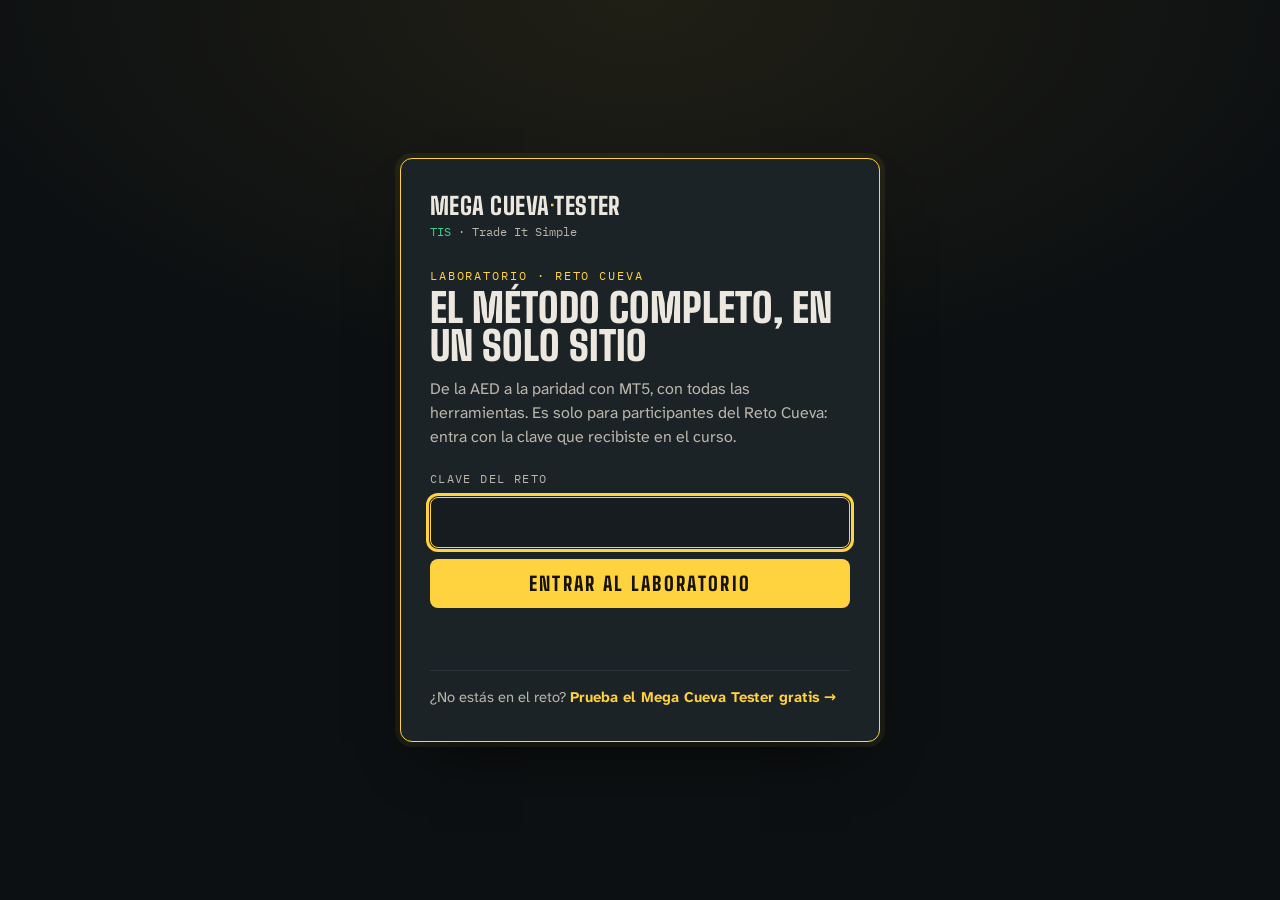
<file: src/lab_puerta.html>
<!doctype html>
<html lang="es">
<head>
<meta charset="utf-8">
<meta name="viewport" content="width=device-width,initial-scale=1">
<meta name="robots" content="noindex,nofollow">
<title>Laboratorio · Reto Cueva</title>
<link rel="preconnect" href="https://fonts.googleapis.com"><link rel="preconnect" href="https://fonts.gstatic.com" crossorigin>
<link href="https://fonts.googleapis.com/css2?family=Big+Shoulders:opsz,wght@10..72,600..900&family=Atkinson+Hyperlegible+Next:wght@400;600;700&family=IBM+Plex+Mono:wght@500;600&display=swap" rel="stylesheet">
<style>
  :root{--bg:#0D1012;--pan:#161C1F;--pan2:#1C2327;--line:#2B353A;--gold:#FFD23F;--txt:#ECE8DF;--dim:#B9B5AB;--red:#FF6B5E;
    --h:"Big Shoulders","Arial Narrow",sans-serif;--b:"Atkinson Hyperlegible Next","Segoe UI",system-ui,sans-serif;--m:"IBM Plex Mono",Consolas,monospace}
  *{box-sizing:border-box}
  html,body{margin:0;min-height:100%;background:var(--bg);color:var(--txt);font-family:var(--b)}
  body{display:grid;place-items:center;min-height:100vh;padding:24px 16px;
    background-image:radial-gradient(ellipse 80% 60% at 50% 0%,rgba(255,210,63,.08),transparent 70%)}
  main{width:100%;max-width:30rem;background:var(--pan2);border:1px solid var(--gold);border-radius:12px;padding:2rem 1.8rem;
    box-shadow:0 0 0 5px rgba(255,210,63,.06),0 30px 60px -30px rgba(0,0,0,.9)}
  .brand b{display:block;font-family:var(--h);font-weight:800;font-size:1.5rem;letter-spacing:.02em;text-transform:uppercase}
  .brand b i{color:var(--gold);font-style:normal}
  .brand span{font-family:var(--m);font-size:.78rem;color:var(--dim)}
  .brand span em{color:#3ecf8e;font-style:normal}
  .tag{margin:1.6rem 0 .3rem;font-family:var(--m);font-size:.75rem;letter-spacing:.16em;color:var(--gold)}
  h1{margin:0;font-family:var(--h);font-weight:900;text-transform:uppercase;font-size:2.5rem;line-height:.95}
  p{color:var(--dim);line-height:1.5;margin:.7rem 0 0}
  form{display:flex;flex-direction:column;gap:.7rem;margin-top:1.4rem}
  label{font-family:var(--m);font-size:.74rem;letter-spacing:.12em;color:var(--dim)}
  input{font:inherit;font-family:var(--m);font-size:1.1rem;letter-spacing:.08em;padding:.8rem .9rem;border-radius:8px;
    border:1px solid var(--line);background:var(--pan);color:var(--txt)}
  input:focus{outline:3px solid var(--gold);outline-offset:1px;border-color:var(--gold)}
  button{font:inherit;font-family:var(--h);font-weight:800;font-size:1.2rem;letter-spacing:.12em;text-transform:uppercase;
    padding:.8rem 1rem;border:0;border-radius:8px;background:var(--gold);color:#161200;cursor:pointer}
  button:hover{background:#ffe27a} button[disabled]{opacity:.6;cursor:wait}
  #e{min-height:1.4em;margin:.2rem 0 0;color:var(--red);font-weight:600}
  .pie{margin-top:1.6rem;padding-top:1rem;border-top:1px solid var(--line);font-size:.92rem}
  .pie a{color:var(--gold);font-weight:700;text-decoration:none} .pie a:hover{text-decoration:underline}
</style>
</head>
<body>
<main>
  <div class="brand"><b>MEGA CUEVA<i>·</i>TESTER</b><span><em>TIS</em> · Trade It Simple</span></div>
  <p class="tag">LABORATORIO · RETO CUEVA</p>
  <h1>El método completo, en un solo sitio</h1>
  <p>De la AED a la paridad con MT5, con todas las herramientas. Es solo para participantes del Reto Cueva: entra con la clave que
    recibiste en el curso.</p>
  <form id="f" autocomplete="off">
    <label for="k">CLAVE DEL RETO</label>
    <input id="k" type="password" autocomplete="current-password" spellcheck="false" autofocus required>
    <button id="b" type="submit">ENTRAR AL LABORATORIO</button>
    <p id="e" role="alert" aria-live="assertive"></p>
  </form>
  <p class="pie">¿No estás en el reto? <a href="../index.html">Prueba el Mega Cueva Tester gratis →</a></p>
</main>
<script>
(function(){
  var D=/*__CIFRADO__*/;
  var bytes=function(s){var a=atob(s),u=new Uint8Array(a.length);for(var i=0;i<a.length;i++)u[i]=a.charCodeAt(i);return u};
  var norm=function(c){return String(c||'').replace(/\s+/g,'').toUpperCase()};
  async function abrir(pw){
    var k0=await crypto.subtle.importKey('raw',new TextEncoder().encode(norm(pw)),'PBKDF2',false,['deriveKey']);
    var k=await crypto.subtle.deriveKey({name:'PBKDF2',salt:bytes(D.s),iterations:D.it,hash:'SHA-256'},k0,{name:'AES-GCM',length:256},false,['decrypt']);
    return new TextDecoder().decode(await crypto.subtle.decrypt({name:'AES-GCM',iv:bytes(D.i)},k,bytes(D.c)));
  }
  async function entrar(pw,auto){
    var b=document.getElementById('b'),e=document.getElementById('e');
    if(!window.crypto||!crypto.subtle){e.textContent='Este navegador no puede abrir el laboratorio. Usa Chrome, Edge, Firefox o Safari actualizados.';return}
    b.disabled=true;b.textContent='ABRIENDO…';e.textContent='';
    try{var html=await abrir(pw);try{sessionStorage.setItem('reto_cueva_k',norm(pw))}catch(_){}
      document.open();document.write(html);document.close();}
    catch(_){b.disabled=false;b.textContent='ENTRAR AL LABORATORIO';if(!auto){e.textContent='Esa clave no es. Revísala en el curso del reto.';document.getElementById('k').select()}
      try{sessionStorage.removeItem('reto_cueva_k')}catch(_){}}
  }
  document.getElementById('f').addEventListener('submit',function(ev){ev.preventDefault();entrar(document.getElementById('k').value,false)});
  try{var g=sessionStorage.getItem('reto_cueva_k');if(g)entrar(g,true)}catch(_){}
})();
</script>
</body>
</html>
</file>
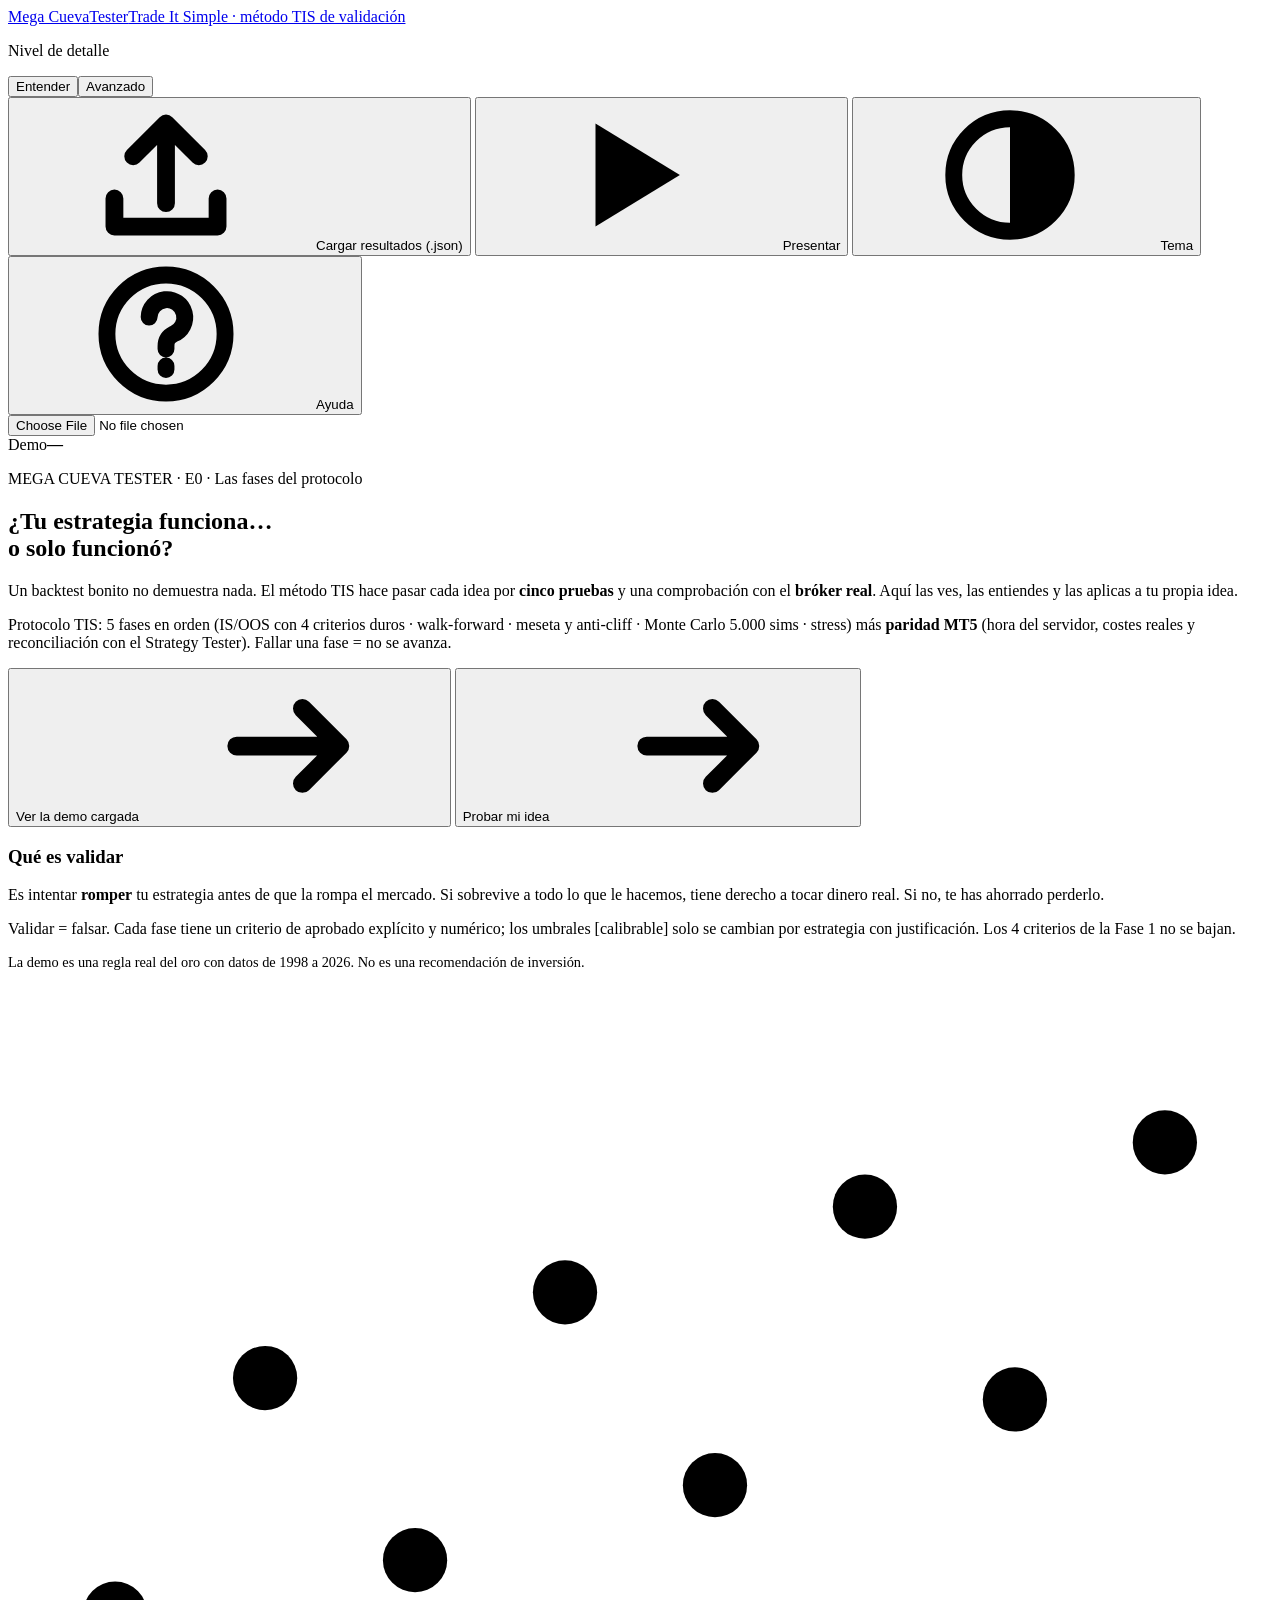
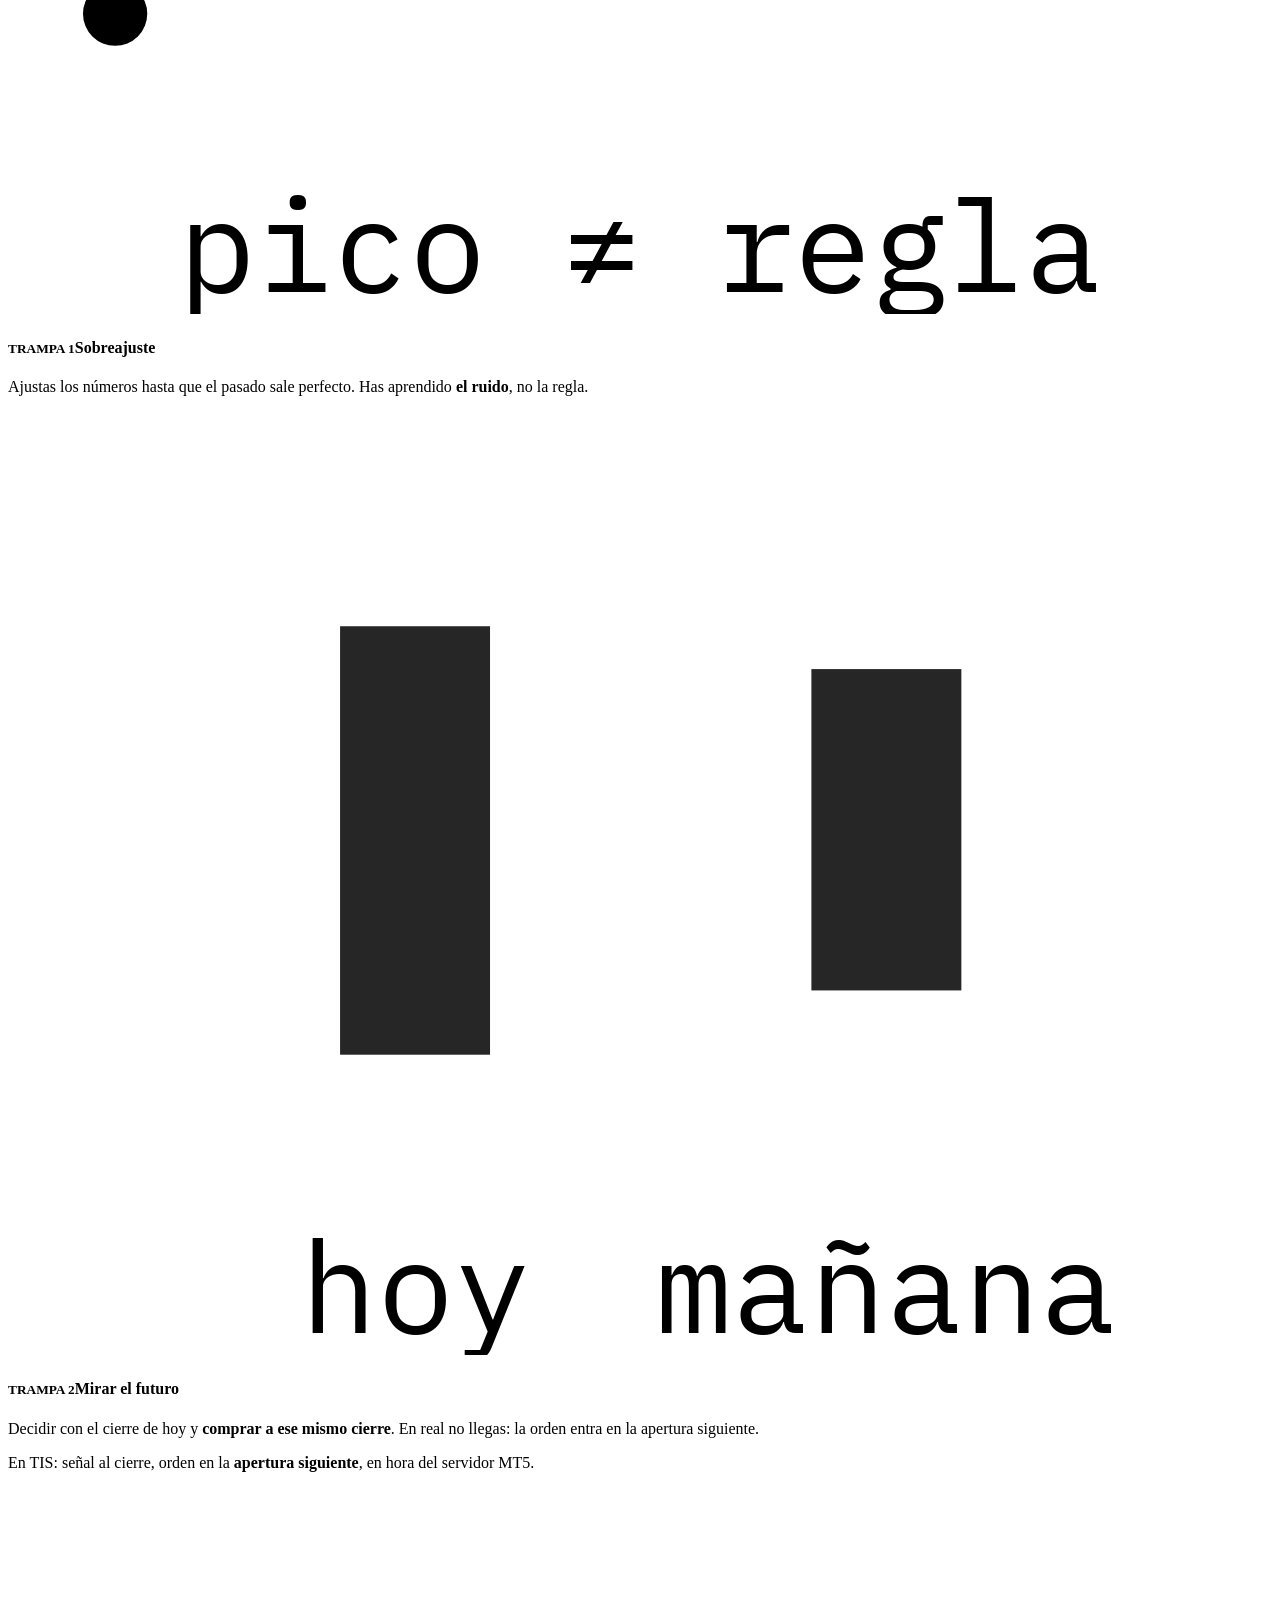
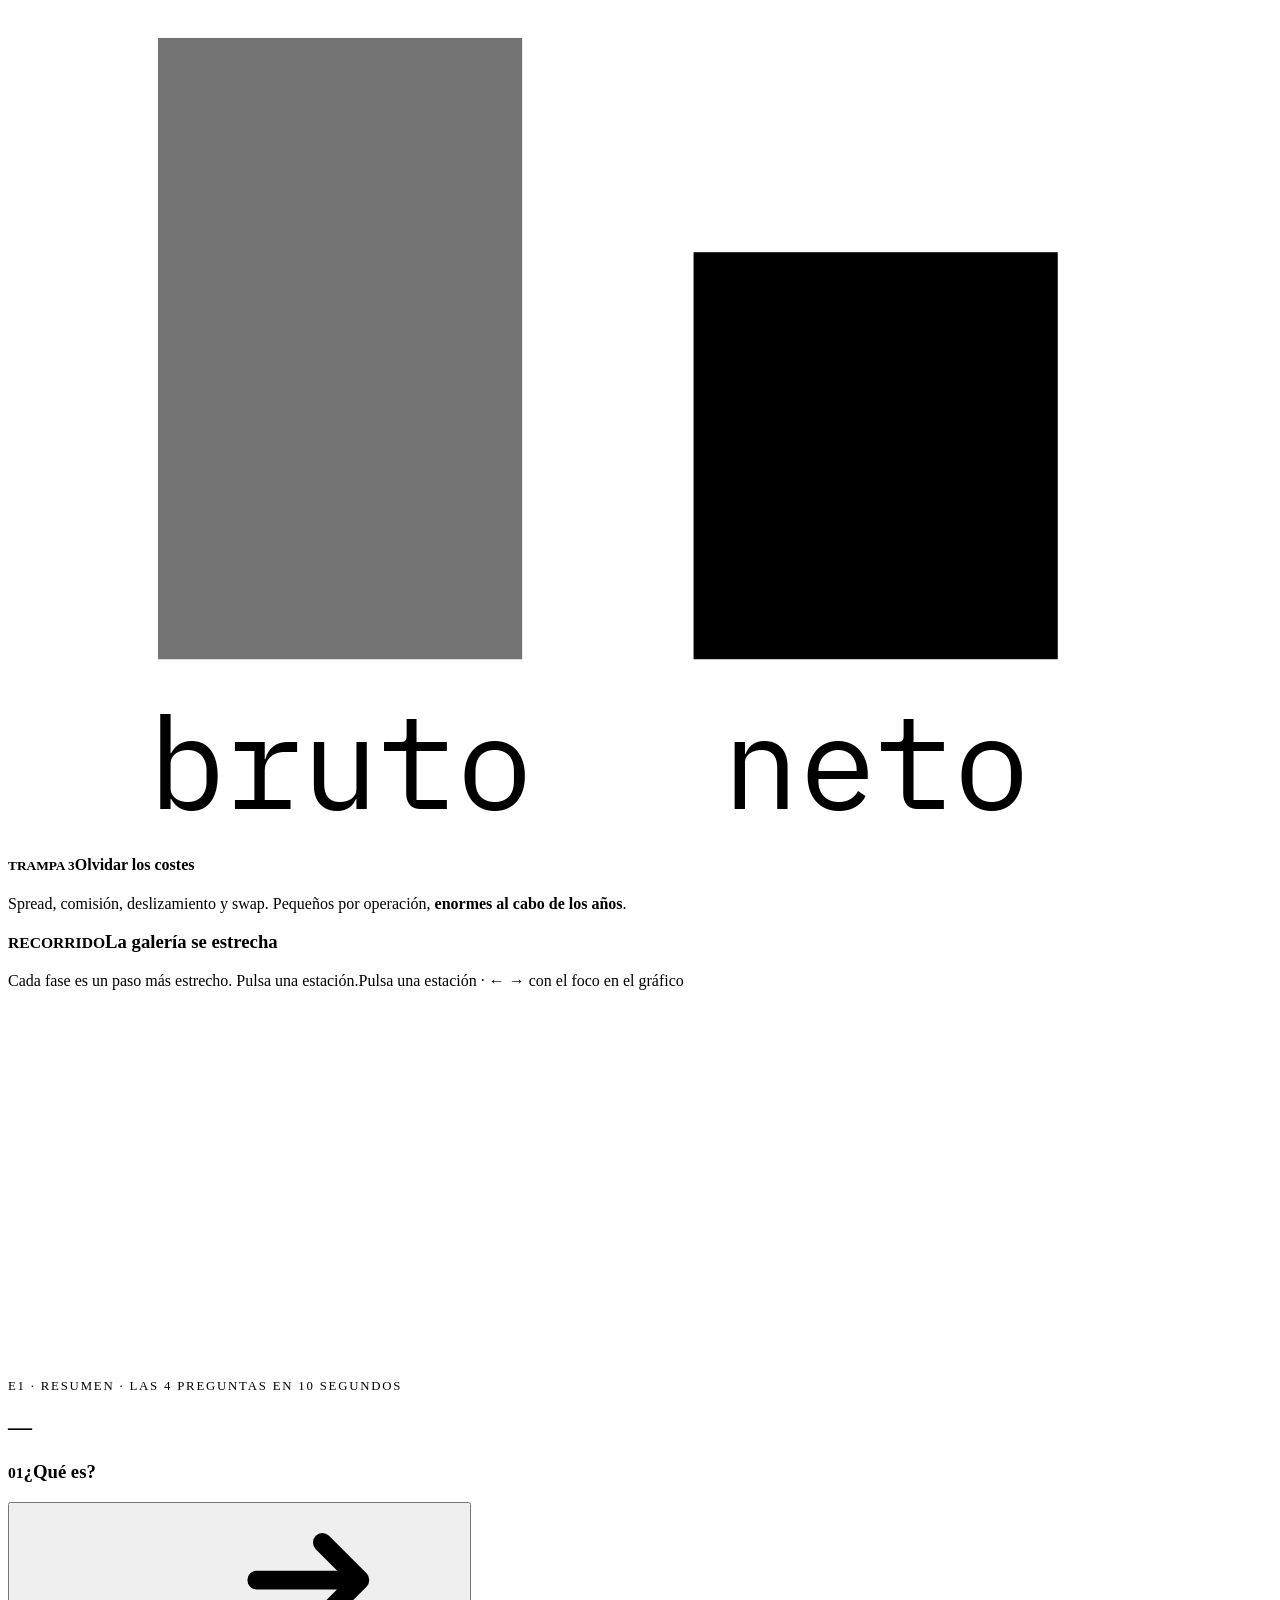
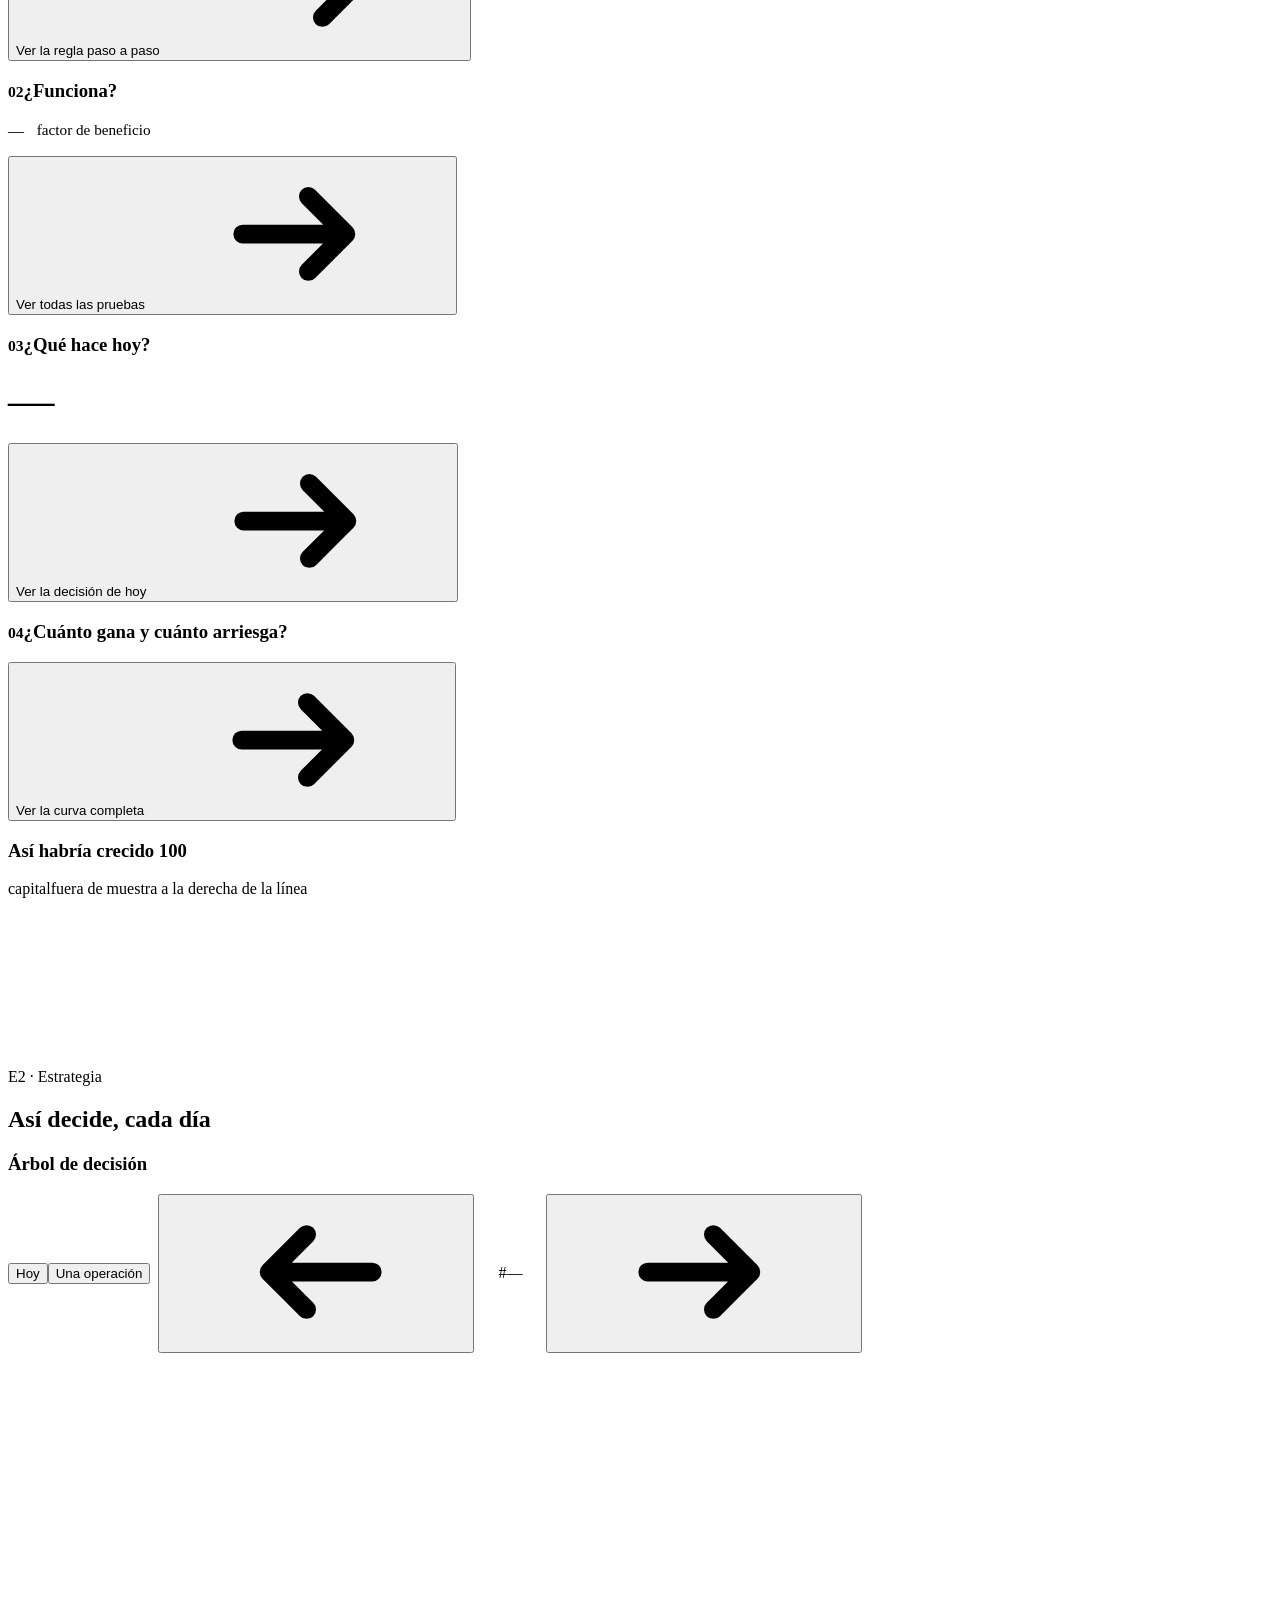
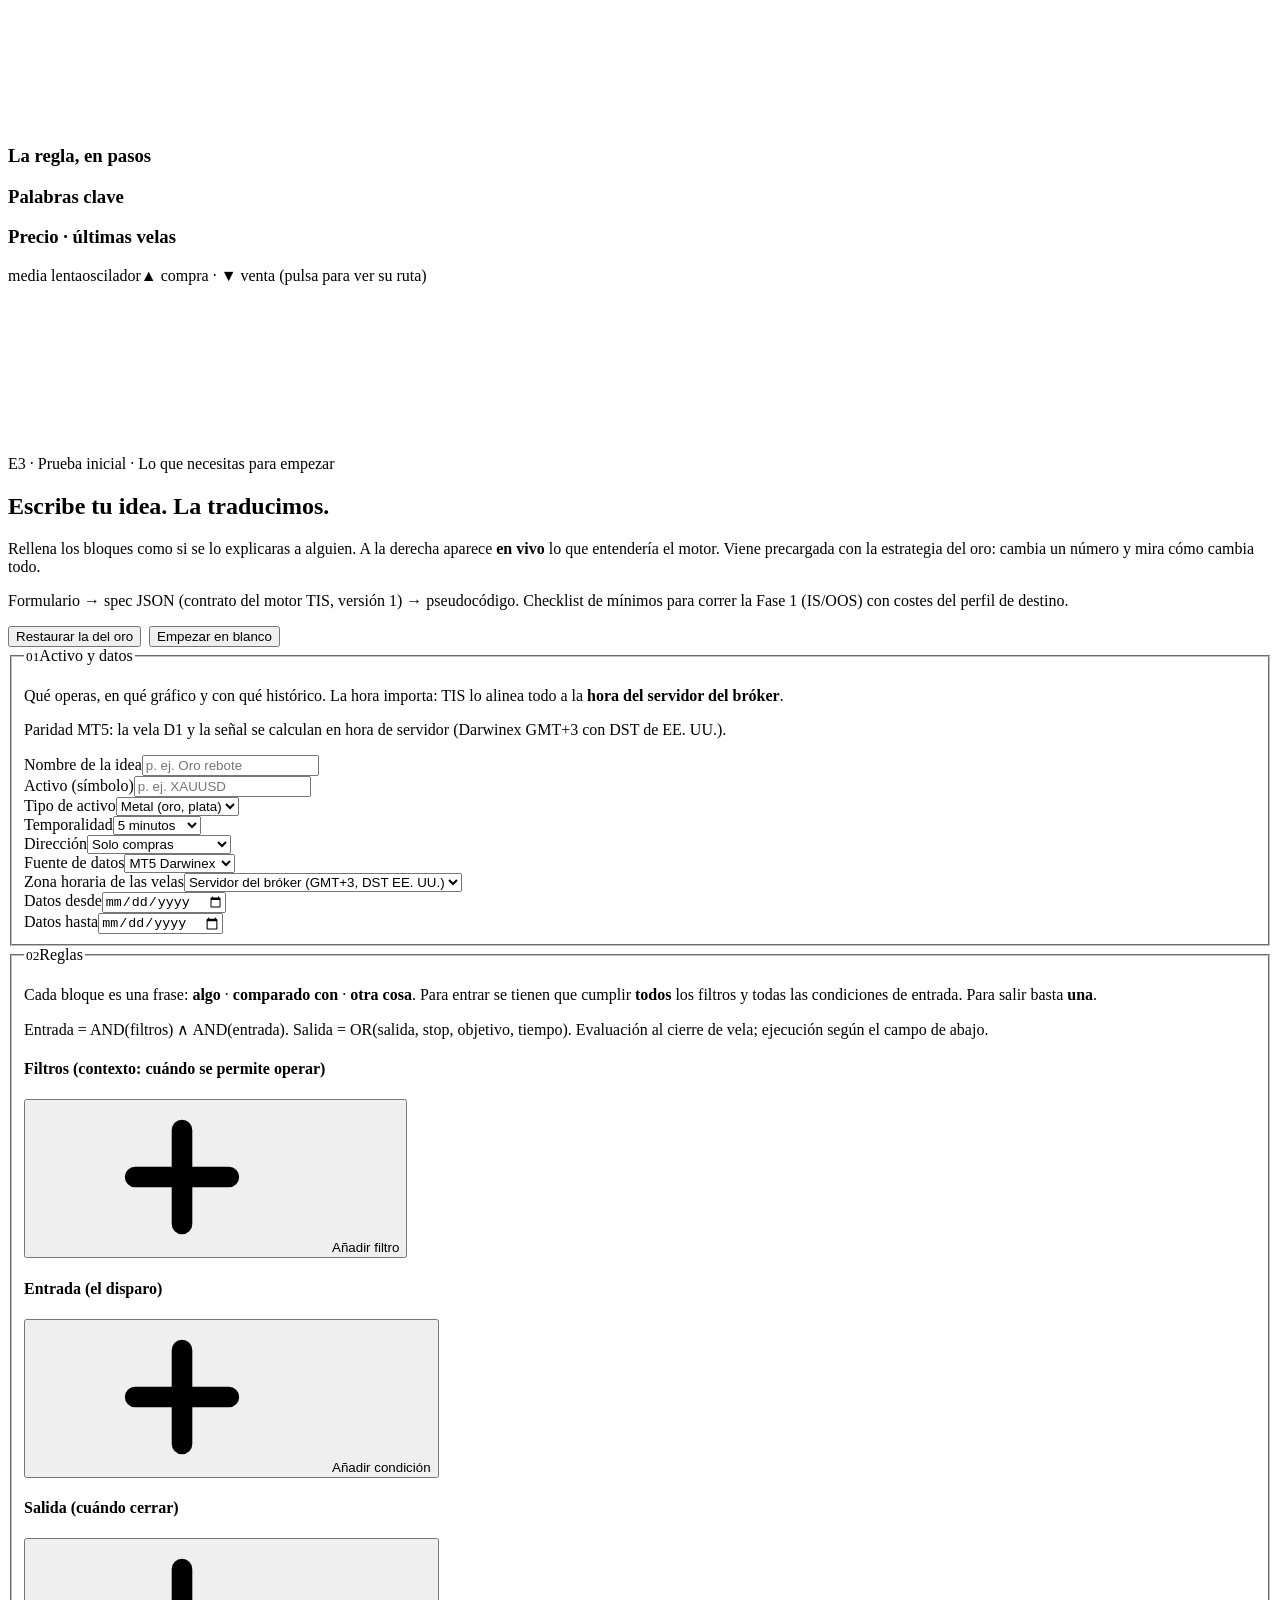
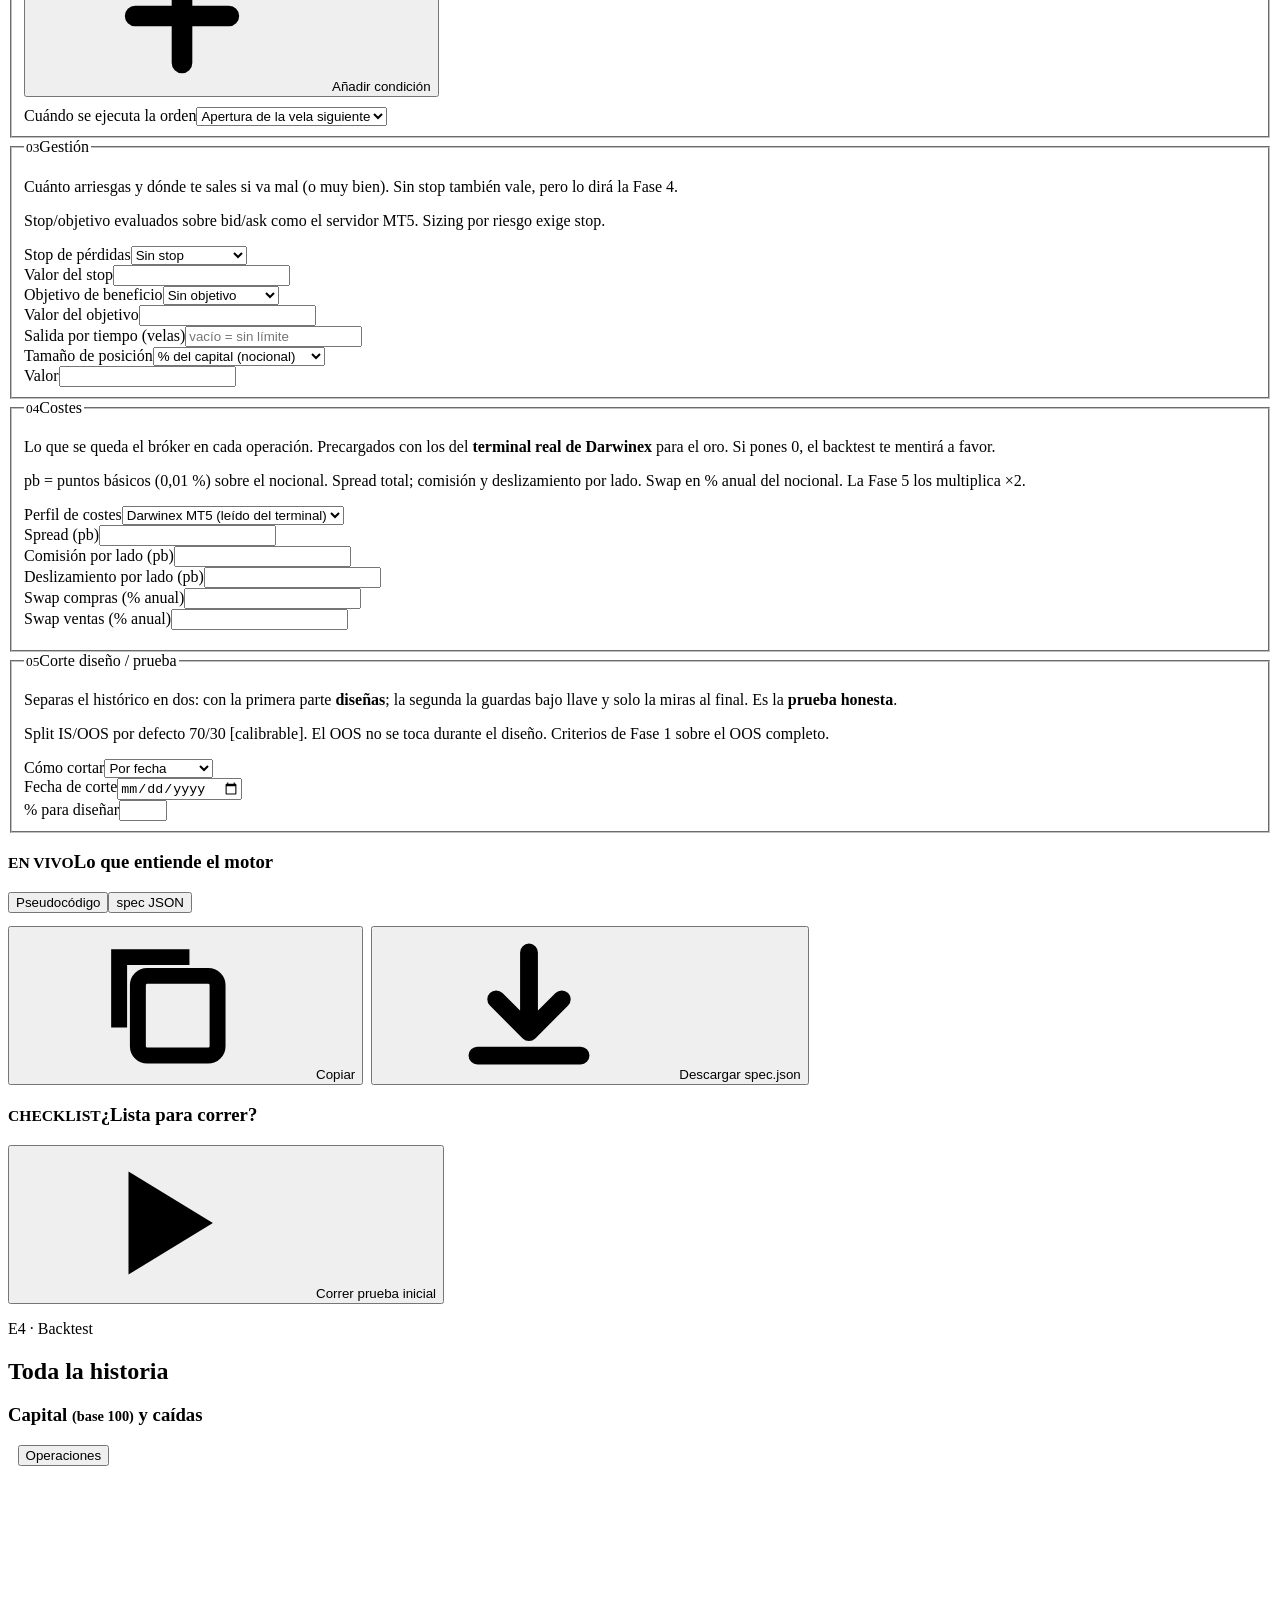
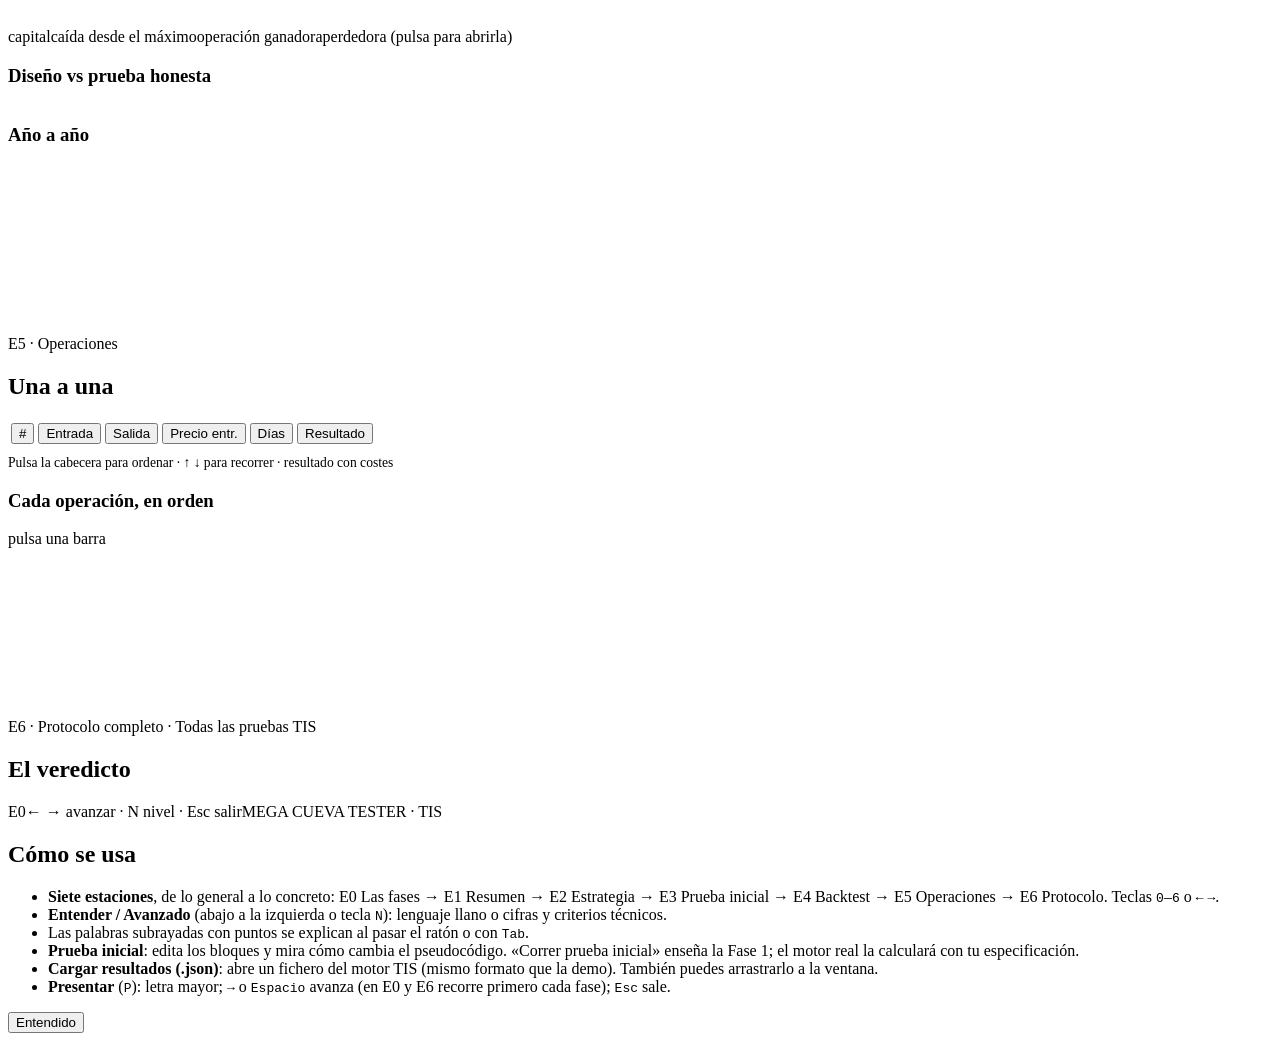
<file: src/plantilla.html>
<!doctype html>
<html lang="es" data-theme="oscuro">
<head>
<meta charset="utf-8">
<meta name="viewport" content="width=device-width, initial-scale=1">
<title>MEGA CUEVA TESTER</title>
<meta name="description" content="MEGA CUEVA TESTER · Trade It Simple. Entiende y aplica el método TIS para validar una estrategia de trading: las 5 fases, la paridad con MT5 y una prueba inicial guiada.">
<link rel="preconnect" href="https://fonts.googleapis.com">
<link rel="preconnect" href="https://fonts.gstatic.com" crossorigin>
<link href="https://fonts.googleapis.com/css2?family=Atkinson+Hyperlegible:ital,wght@0,400;0,700;1,400&family=Big+Shoulders+Display:wght@700;800;900&family=IBM+Plex+Mono:wght@400;500;700&display=swap" rel="stylesheet">
<style>
/*__CSS__*/
</style>
</head>
<body data-nivel="entender">
<svg width="0" height="0" style="position:absolute" aria-hidden="true" focusable="false">
  <symbol id="i-ok" viewBox="0 0 16 16"><path d="M2.5 8.5l3.5 3.5 7.5-8" fill="none" stroke="currentColor" stroke-width="2.4" stroke-linecap="round" stroke-linejoin="round"/></symbol>
  <symbol id="i-ko" viewBox="0 0 16 16"><path d="M3.5 3.5l9 9M12.5 3.5l-9 9" fill="none" stroke="currentColor" stroke-width="2.4" stroke-linecap="round"/></symbol>
  <symbol id="i-pend" viewBox="0 0 16 16"><circle cx="8" cy="8" r="6" fill="none" stroke="currentColor" stroke-width="2" stroke-dasharray="3 2.4"/><path d="M8 4.8V8l2.2 1.6" fill="none" stroke="currentColor" stroke-width="1.8" stroke-linecap="round"/></symbol>
  <symbol id="i-aviso" viewBox="0 0 16 16"><path d="M8 1.8l6.6 12H1.4z" fill="none" stroke="currentColor" stroke-width="1.8" stroke-linejoin="round"/><path d="M8 6.2v3.6M8 11.6v.4" stroke="currentColor" stroke-width="2" stroke-linecap="round"/></symbol>
  <symbol id="i-fl" viewBox="0 0 16 16"><path d="M2 8h11M9 4l4 4-4 4" fill="none" stroke="currentColor" stroke-width="2" stroke-linecap="round" stroke-linejoin="round"/></symbol>
  <symbol id="i-fli" viewBox="0 0 16 16"><path d="M14 8H3M7 4L3 8l4 4" fill="none" stroke="currentColor" stroke-width="2" stroke-linecap="round" stroke-linejoin="round"/></symbol>
  <symbol id="i-subir" viewBox="0 0 16 16"><path d="M8 11V2.5M4.5 6L8 2.5 11.5 6M2.5 10.5v3h11v-3" fill="none" stroke="currentColor" stroke-width="1.9" stroke-linecap="round" stroke-linejoin="round"/></symbol>
  <symbol id="i-play" viewBox="0 0 16 16"><path d="M4 2.5l9 5.5-9 5.5z" fill="currentColor"/></symbol>
  <symbol id="i-stop" viewBox="0 0 16 16"><rect x="3.5" y="3.5" width="9" height="9" fill="currentColor"/></symbol>
  <symbol id="i-tema" viewBox="0 0 16 16"><circle cx="8" cy="8" r="6" fill="none" stroke="currentColor" stroke-width="1.8"/><path d="M8 2a6 6 0 0 1 0 12z" fill="currentColor"/></symbol>
  <symbol id="i-ayuda" viewBox="0 0 16 16"><circle cx="8" cy="8" r="6.3" fill="none" stroke="currentColor" stroke-width="1.8"/><path d="M6.2 6.2a1.9 1.9 0 1 1 2.6 1.8c-.6.3-.8.7-.8 1.3v.3M8 11.4v.4" fill="none" stroke="currentColor" stroke-width="1.8" stroke-linecap="round"/></symbol>
  <symbol id="i-mas" viewBox="0 0 16 16"><path d="M8 3v10M3 8h10" stroke="currentColor" stroke-width="2.2" stroke-linecap="round"/></symbol>
  <symbol id="i-copia" viewBox="0 0 16 16"><rect x="5" y="5" width="8.5" height="8.5" rx="1" fill="none" stroke="currentColor" stroke-width="1.7"/><path d="M3 10.5V3h7.5" fill="none" stroke="currentColor" stroke-width="1.7"/></symbol>
  <symbol id="i-desc" viewBox="0 0 16 16"><path d="M8 2.5V11M4.5 7.5L8 11l3.5-3.5M2.5 13.5h11" fill="none" stroke="currentColor" stroke-width="1.9" stroke-linecap="round" stroke-linejoin="round"/></symbol>
  <symbol id="i-est" viewBox="-13 -13 26 26"><circle class="c" r="10"/><path class="x" d="M-6 0H6M0-6V6"/></symbol>
</svg>

<div class="app">
<aside class="rail" aria-label="Navegación">
  <a class="marca" href="#fases" aria-label="MEGA CUEVA TESTER, inicio"><span class="m1">Mega Cueva</span><span class="m2">Tester</span><span class="m3">Trade It Simple · método TIS de validación</span></a>
  <nav class="travesia" role="tablist" aria-label="Estaciones" aria-orientation="vertical" id="travesia"></nav>
  <div class="rail-pie">
    <div>
      <p class="rot" id="nivel-lb">Nivel de detalle</p>
      <div class="seg nivel" role="group" aria-labelledby="nivel-lb" id="nivel">
        <button type="button" data-n="entender" aria-pressed="true">Entender</button><button type="button" data-n="avanzado" aria-pressed="false">Avanzado</button>
      </div>
    </div>
    <div class="herr">
      <button type="button" class="btn ancho" id="b-cargar" title="Cargar un JSON de resultados del motor TIS"><svg><use href="#i-subir"/></svg><span class="tx">Cargar resultados (.json)</span></button>
      <button type="button" class="btn prim ancho" id="b-pres" title="Modo presentación (tecla P)"><svg><use href="#i-play"/></svg><span class="tx">Presentar</span></button>
      <button type="button" class="btn" id="b-tema" title="Cambiar tema claro / oscuro"><svg><use href="#i-tema"/></svg><span class="tx">Tema</span></button>
      <button type="button" class="btn" id="b-ayuda" title="Cómo se usa (tecla ?)"><svg><use href="#i-ayuda"/></svg><span class="tx">Ayuda</span></button>
    </div>
    <input type="file" id="f-json" accept=".json,application/json" class="sr" tabindex="-1" aria-hidden="true">
  </div>
</aside>

<main>
  <div class="estado" aria-live="polite">
    <div class="ds"><span class="tag demo" id="st-tag">Demo</span><b id="st-nombre">—</b><span id="st-desc" class="c-dim"></span></div>
    <div class="der"><span class="pista" id="st-pista"></span></div>
  </div>
  <div class="vistas">

<!-- ================= E0 · LAS FASES ================= -->
<section class="vista" id="v-fases" role="tabpanel" aria-labelledby="t-fases"><div class="in">
  <div class="nivel-fondo" aria-hidden="true" id="contornos"></div>
  <div class="sobre">
  <div class="intro-hero">
    <div>
      <p class="kk">MEGA CUEVA TESTER · E0 · Las fases del protocolo</p>
      <h1>¿Tu estrategia <span>funciona</span>…<br>o solo funcionó?</h1>
      <p class="en">Un backtest bonito no demuestra nada. El método TIS hace pasar cada idea por <b>cinco pruebas</b> y una comprobación con el <b>bróker real</b>. Aquí las ves, las entiendes y las aplicas a tu propia idea.</p>
      <p class="av">Protocolo TIS: 5 fases en orden (IS/OOS con 4 criterios duros · walk-forward · meseta y anti-cliff · Monte Carlo 5.000 sims · stress) más <b>paridad MT5</b> (hora del servidor, costes reales y reconciliación con el Strategy Tester). Fallar una fase = no se avanza.</p>
      <div class="acc">
        <button type="button" class="btn prim" data-go="resumen">Ver la demo cargada <svg><use href="#i-fl"/></svg></button>
        <button type="button" class="btn" data-go="prueba">Probar mi idea <svg><use href="#i-fl"/></svg></button>
      </div>
    </div>
    <div class="queval">
      <h3>Qué es validar</h3>
      <p class="en">Es intentar <b>romper</b> tu estrategia antes de que la rompa el mercado. Si sobrevive a todo lo que le hacemos, tiene derecho a tocar dinero real. Si no, te has ahorrado perderlo.</p>
      <p class="av">Validar = falsar. Cada fase tiene un criterio de aprobado explícito y numérico; los umbrales <span class="mono">[calibrable]</span> solo se cambian por estrategia con justificación. Los 4 criterios de la Fase 1 no se bajan.</p>
      <p class="c-dim2" style="font-size:.9rem;margin:0">La demo es una regla real del oro con datos de 1998 a 2026. No es una recomendación de inversión.</p>
    </div>
  </div>

  <div class="trampas" role="list" aria-label="Por qué engañan los backtests">
    <div class="trampa" role="listitem">
      <svg viewBox="0 0 118 88" aria-hidden="true"><g fill="var(--caliza-3)"><circle cx="10" cy="60" r="3"/><circle cx="24" cy="38" r="3"/><circle cx="38" cy="55" r="3"/><circle cx="52" cy="30" r="3"/><circle cx="66" cy="48" r="3"/><circle cx="80" cy="22" r="3"/><circle cx="94" cy="40" r="3"/><circle cx="108" cy="16" r="3"/></g>
        <path d="M10 60 L24 38 L38 55 L52 30 L66 48 L80 22 L94 40 L108 16" fill="none" stroke="var(--falla)" stroke-width="2.2"/><path d="M8 62 L110 18" fill="none" stroke="var(--pasa)" stroke-width="2.2" stroke-dasharray="5 4"/>
        <text x="59" y="86" font-size="12" text-anchor="middle" fill="var(--caliza-3)" font-family="IBM Plex Mono,monospace">pico ≠ regla</text></svg>
      <div><h4><small>TRAMPA 1</small>Sobreajuste</h4>
        <p>Ajustas los números hasta que el pasado sale perfecto. Has aprendido <b>el ruido</b>, no la regla.</p>
        <p class="ej" id="tr-ej1"></p></div>
    </div>
    <div class="trampa" role="listitem">
      <svg viewBox="0 0 118 88" aria-hidden="true"><line x1="38" y1="8" x2="38" y2="72" stroke="var(--caliza-3)" stroke-width="1.5"/><rect x="31" y="20" width="14" height="40" fill="var(--falla)" opacity=".85"/>
        <line x1="82" y1="12" x2="82" y2="70" stroke="var(--caliza-3)" stroke-width="1.5"/><rect x="75" y="24" width="14" height="30" fill="var(--pasa)" opacity=".85"/>
        <path d="M46 60 H70" stroke="var(--cinta)" stroke-width="2" stroke-dasharray="4 3"/><path d="M66 56l5 4-5 4" fill="none" stroke="var(--cinta)" stroke-width="2"/>
        <text x="38" y="86" font-size="12" text-anchor="middle" fill="var(--caliza-3)" font-family="IBM Plex Mono,monospace">hoy</text><text x="82" y="86" font-size="12" text-anchor="middle" fill="var(--caliza-3)" font-family="IBM Plex Mono,monospace">mañana</text></svg>
      <div><h4><small>TRAMPA 2</small>Mirar el futuro</h4>
        <p>Decidir con el cierre de hoy y <b>comprar a ese mismo cierre</b>. En real no llegas: la orden entra en la apertura siguiente.</p>
        <p class="ej">En TIS: señal al cierre, orden en la <b>apertura siguiente</b>, en hora del servidor MT5.</p></div>
    </div>
    <div class="trampa" role="listitem">
      <svg viewBox="0 0 118 88" aria-hidden="true"><rect x="14" y="14" width="34" height="58" fill="var(--caliza-3)" opacity=".55"/><rect x="64" y="34" width="34" height="38" fill="var(--cinta)"/>
        <path d="M64 34 H98" stroke="var(--falla)" stroke-width="2"/><text x="31" y="86" font-size="12" text-anchor="middle" fill="var(--caliza-3)" font-family="IBM Plex Mono,monospace">bruto</text><text x="81" y="86" font-size="12" text-anchor="middle" fill="var(--caliza-3)" font-family="IBM Plex Mono,monospace">neto</text></svg>
      <div><h4><small>TRAMPA 3</small>Olvidar los costes</h4>
        <p>Spread, comisión, deslizamiento y swap. Pequeños por operación, <b>enormes al cabo de los años</b>.</p>
        <p class="ej" id="tr-ej3"></p></div>
    </div>
  </div>

  <div class="galeria">
    <section class="pan plano" aria-label="Recorrido del protocolo" style="padding:0">
      <div class="ph"><h3><small>RECORRIDO</small>La galería se estrecha</h3><span class="nota en">Cada fase es un paso más estrecho. Pulsa una estación.</span><span class="nota av">Pulsa una estación · ← → con el foco en el gráfico</span></div>
      <svg id="gal-svg" viewBox="0 0 860 262" role="group" aria-label="Las fases del protocolo TIS como una galería que se estrecha"></svg>
    </section>
    <section class="pan fase-det" id="fase-det" aria-live="polite" aria-label="Detalle de la fase"></section>
  </div>
  </div>
</div></section>

<!-- ================= E1 · RESUMEN ================= -->
<section class="vista" id="v-resumen" role="tabpanel" aria-labelledby="t-resumen"><div class="in">
  <div class="res-cab">
    <div>
      <p class="kk mono c-cinta" style="margin:0 0 .3rem;font-size:.8rem;letter-spacing:.14em">E1 · RESUMEN · LAS 4 PREGUNTAS EN 10 SEGUNDOS</p>
      <h1 id="r-titulo">—</h1>
      <p id="r-lema"></p>
    </div>
    <div class="regla" id="r-regla" aria-label="Regla"></div>
  </div>
  <div class="veredicto" id="r-veredicto"></div>
  <div class="q4">
    <article class="pan q">
      <h3 class="qn"><small>01</small>¿Qué es?</h3>
      <p id="r-quees"></p>
      <dl class="kv" id="r-quees-kv"></dl>
      <div class="pie"><button type="button" class="lnk" data-go="estrategia">Ver la regla paso a paso <svg><use href="#i-fl"/></svg></button></div>
    </article>
    <article class="pan q">
      <h3 class="qn"><small>02</small>¿Funciona?</h3>
      <div style="display:flex;align-items:flex-end;gap:.8rem"><span class="cifra" id="r-pf">—</span><span style="font-size:.95rem;line-height:1.3"><span class="term" data-t="pf">factor de beneficio</span><br><span class="c-dim" id="r-pf-sub"></span></span></div>
      <p id="r-pftxt"></p>
      <div class="pie"><button type="button" class="lnk" data-go="protocolo">Ver todas las pruebas <svg><use href="#i-fl"/></svg></button></div>
    </article>
    <article class="pan q">
      <h3 class="qn"><small>03</small>¿Qué hace hoy?</h3>
      <span class="cifra c-cinta" id="r-senal" style="font-size:2.9rem">—</span>
      <p id="r-hoytxt"></p>
      <div id="r-regleta-w"></div>
      <p id="r-ultima" style="font-size:.92rem"></p>
      <div class="pie"><button type="button" class="lnk" data-go="estrategia">Ver la decisión de hoy <svg><use href="#i-fl"/></svg></button></div>
    </article>
    <article class="pan q">
      <h3 class="qn"><small>04</small>¿Cuánto gana y cuánto arriesga?</h3>
      <dl class="kv" id="r-money"></dl>
      <p id="r-sizing" style="font-size:.9rem"></p>
      <div class="pie"><button type="button" class="lnk" data-go="backtest">Ver la curva completa <svg><use href="#i-fl"/></svg></button></div>
    </article>
  </div>
  <section class="pan eqp" aria-label="Curva de capital">
    <div class="ph"><h3 id="r-eqh">Así habría crecido 100</h3>
      <span class="leyenda"><span><i style="background:var(--cinta)"></i>capital</span><span><i style="background:var(--caliza-3)"></i><span class="term" data-t="oos">fuera de muestra</span> a la derecha de la línea</span></span></div>
    <div class="cv" id="cv-eqmini"><canvas role="img" aria-label="Curva de capital en base 100"></canvas><div class="tt"></div></div>
  </section>
</div></section>

<!-- ================= E2 · ESTRATEGIA ================= -->
<section class="vista" id="v-estrategia" role="tabpanel" aria-labelledby="t-estrategia"><div class="in">
  <div class="vh"><div><p class="kk">E2 · Estrategia</p><h2>Así decide, cada día</h2><p class="sub" id="e-head"></p></div></div>
  <div class="est-grid">
    <section class="pan arbolp" aria-label="Árbol de decisión">
      <div class="ph"><h3 id="e-mode">Árbol de decisión</h3>
        <div style="display:flex;gap:.5rem;align-items:center;flex-wrap:wrap">
          <div class="seg" role="group" aria-label="Qué ruta mostrar"><button type="button" id="e-hoy" aria-pressed="true">Hoy</button><button type="button" id="e-op" aria-pressed="false">Una operación</button></div>
          <button type="button" class="btn peq" id="e-prev" aria-label="Operación anterior"><svg><use href="#i-fli"/></svg></button>
          <span class="mono c-dim" id="e-opn" style="min-width:3.5rem;text-align:center">#—</span>
          <button type="button" class="btn peq" id="e-next" aria-label="Operación siguiente"><svg><use href="#i-fl"/></svg></button>
        </div></div>
      <svg id="arbol" viewBox="0 0 1300 380" preserveAspectRatio="xMidYMid meet" role="img" aria-label="Árbol de decisión de la estrategia"></svg>
      <p class="ruta" id="e-path" aria-live="polite"></p>
    </section>
    <aside class="pan reglap">
      <div class="ph"><h3>La regla, en pasos</h3></div>
      <ol id="e-pasos"></ol>
      <div class="ph" style="margin:.2rem 0 0"><h3>Palabras clave</h3></div>
      <div class="glos" id="e-glos"></div>
    </aside>
    <section class="pan preciop" aria-label="Gráfico de precio">
      <div class="ph"><h3 id="e-preh">Precio · últimas velas</h3>
        <span class="leyenda"><span><i style="background:var(--cinta)"></i>media lenta</span><span><i style="background:var(--caliza)"></i>oscilador</span><span>▲ compra · ▼ venta (pulsa para ver su ruta)</span></span></div>
      <div class="cv" id="cv-price"><canvas role="img" aria-label="Velas diarias con media, oscilador y operaciones"></canvas><div class="tt"></div></div>
    </section>
  </div>
</div></section>

<!-- ================= E3 · PRUEBA INICIAL ================= -->
<section class="vista" id="v-prueba" role="tabpanel" aria-labelledby="t-prueba"><div class="in">
  <div class="vh"><div><p class="kk">E3 · Prueba inicial · Lo que necesitas para empezar</p><h2>Escribe tu idea. La traducimos.</h2>
    <p class="sub en">Rellena los bloques como si se lo explicaras a alguien. A la derecha aparece <b>en vivo</b> lo que entendería el motor. Viene precargada con la estrategia del oro: cambia un número y mira cómo cambia todo.</p>
    <p class="sub av">Formulario → <span class="mono">spec</span> JSON (contrato del motor TIS, versión 1) → pseudocódigo. Checklist de mínimos para correr la Fase 1 (IS/OOS) con costes del perfil de destino.</p></div>
    <div style="display:flex;gap:.5rem;flex-wrap:wrap"><button type="button" class="btn" id="pi-demo">Restaurar la del oro</button><button type="button" class="btn" id="pi-vaciar">Empezar en blanco</button></div></div>
  <div class="pi-grid">
    <div id="pi-izq">
      <form class="form" id="pi-form" autocomplete="off" onsubmit="return false">
        <fieldset class="fs"><legend><small>01</small>Activo y datos</legend>
          <p class="ayuda en">Qué operas, en qué gráfico y con qué histórico. La hora importa: TIS lo alinea todo a la <b>hora del servidor del bróker</b>.</p>
          <p class="ayuda av">Paridad MT5: la vela D1 y la señal se calculan en hora de servidor (Darwinex GMT+3 con DST de EE. UU.).</p>
          <div class="campos">
            <div class="campo"><label for="f-nombre">Nombre de la idea</label><input type="text" id="f-nombre" data-k="nombre" placeholder="p. ej. Oro rebote"></div>
            <div class="campo"><label for="f-simbolo">Activo (símbolo)</label><input type="text" id="f-simbolo" data-k="activo.simbolo" placeholder="p. ej. XAUUSD"></div>
            <div class="campo"><label for="f-clase">Tipo de activo</label><select id="f-clase" data-k="activo.clase">
              <option value="metal">Metal (oro, plata)</option><option value="indice">Índice</option><option value="forex">Divisa</option><option value="accion_etf">Acción / ETF</option><option value="cripto">Cripto</option><option value="energia">Energía</option></select></div>
            <div class="campo"><label for="f-tf">Temporalidad</label><select id="f-tf" data-k="temporalidad">
              <option value="M5">5 minutos</option><option value="M15">15 minutos</option><option value="H1">1 hora</option><option value="H4">4 horas</option><option value="D1">Diario</option><option value="W1">Semanal</option></select></div>
            <div class="campo"><label for="f-dir">Dirección</label><select id="f-dir" data-k="direccion">
              <option value="largo">Solo compras</option><option value="corto">Solo ventas en corto</option><option value="ambos">Compras y ventas</option></select></div>
            <div class="campo"><label for="f-fuente">Fuente de datos</label><select id="f-fuente" data-k="datos.fuente">
              <option value="darwinex_mt5">MT5 Darwinex</option><option value="csv_propio">CSV propio</option><option value="dukascopy">Dukascopy</option><option value="yahoo">Yahoo Finance</option></select></div>
            <div class="campo ancho"><label for="f-zona">Zona horaria de las velas</label><select id="f-zona" data-k="datos.zona_horaria">
              <option value="servidor_gmt3_usdst">Servidor del bróker (GMT+3, DST EE. UU.)</option><option value="utc">UTC</option><option value="nueva_york">Nueva York</option><option value="madrid">Madrid</option></select></div>
            <div class="campo"><label for="f-desde">Datos desde</label><input type="date" id="f-desde" data-k="datos.desde"></div>
            <div class="campo"><label for="f-hasta">Datos hasta</label><input type="date" id="f-hasta" data-k="datos.hasta"></div>
          </div>
        </fieldset>

        <fieldset class="fs"><legend><small>02</small>Reglas</legend>
          <p class="ayuda en">Cada bloque es una frase: <b>algo</b> · <b>comparado con</b> · <b>otra cosa</b>. Para entrar se tienen que cumplir <b>todos</b> los filtros y todas las condiciones de entrada. Para salir basta <b>una</b>.</p>
          <p class="ayuda av">Entrada = AND(filtros) ∧ AND(entrada). Salida = OR(salida, stop, objetivo, tiempo). Evaluación al cierre de vela; ejecución según el campo de abajo.</p>
          <div class="bl-t"><h4>Filtros <span>(contexto: cuándo se permite operar)</span></h4><button type="button" class="btn peq fant" data-add="filtros"><svg><use href="#i-mas"/></svg>Añadir filtro</button></div>
          <div class="bloques" id="bl-filtros"></div>
          <div class="bl-t"><h4>Entrada <span>(el disparo)</span></h4><button type="button" class="btn peq fant" data-add="entrada"><svg><use href="#i-mas"/></svg>Añadir condición</button></div>
          <div class="bloques" id="bl-entrada"></div>
          <div class="bl-t"><h4>Salida <span>(cuándo cerrar)</span></h4><button type="button" class="btn peq fant" data-add="salida"><svg><use href="#i-mas"/></svg>Añadir condición</button></div>
          <div class="bloques" id="bl-salida"></div>
          <div class="campos" style="margin-top:.6rem">
            <div class="campo ancho"><label for="f-ejec">Cuándo se ejecuta la orden</label><select id="f-ejec" data-k="ejecucion.momento">
              <option value="apertura_siguiente">Apertura de la vela siguiente</option><option value="cierre_misma_vela">Cierre de la misma vela</option></select></div>
          </div>
        </fieldset>

        <fieldset class="fs"><legend><small>03</small>Gestión</legend>
          <p class="ayuda en">Cuánto arriesgas y dónde te sales si va mal (o muy bien). Sin stop también vale, pero lo dirá la Fase 4.</p>
          <p class="ayuda av">Stop/objetivo evaluados sobre bid/ask como el servidor MT5. Sizing por riesgo exige stop.</p>
          <div class="campos">
            <div class="campo"><label for="f-stop-t">Stop de pérdidas</label><select id="f-stop-t" data-k="gestion.stop.tipo"><option value="ninguno">Sin stop</option><option value="pct">% del precio</option><option value="atr">Múltiplo de ATR</option></select></div>
            <div class="campo"><label for="f-stop-v">Valor del stop</label><input type="number" id="f-stop-v" data-k="gestion.stop.valor" step="0.1" min="0"></div>
            <div class="campo"><label for="f-obj-t">Objetivo de beneficio</label><select id="f-obj-t" data-k="gestion.objetivo.tipo"><option value="ninguno">Sin objetivo</option><option value="pct">% del precio</option><option value="atr">Múltiplo de ATR</option></select></div>
            <div class="campo"><label for="f-obj-v">Valor del objetivo</label><input type="number" id="f-obj-v" data-k="gestion.objetivo.valor" step="0.1" min="0"></div>
            <div class="campo"><label for="f-tiempo">Salida por tiempo (velas)</label><input type="number" id="f-tiempo" data-k="gestion.salida_tiempo_velas" step="1" min="0" placeholder="vacío = sin límite"></div>
            <div class="campo"><label for="f-siz-t">Tamaño de posición</label><select id="f-siz-t" data-k="sizing.tipo"><option value="pct_capital">% del capital (nocional)</option><option value="riesgo_pct">% de riesgo hasta el stop</option><option value="lotes_fijos">Lotes fijos</option></select></div>
            <div class="campo"><label for="f-siz-v">Valor</label><input type="number" id="f-siz-v" data-k="sizing.valor" step="0.01" min="0"></div>
          </div>
        </fieldset>

        <fieldset class="fs"><legend><small>04</small>Costes</legend>
          <p class="ayuda en">Lo que se queda el bróker en cada operación. Precargados con los del <b>terminal real de Darwinex</b> para el oro. Si pones 0, el backtest te mentirá a favor.</p>
          <p class="ayuda av">pb = puntos básicos (0,01 %) sobre el nocional. Spread total; comisión y deslizamiento por lado. Swap en % anual del nocional. La Fase 5 los multiplica ×2.</p>
          <div class="campos">
            <div class="campo"><label for="f-perfil">Perfil de costes</label><select id="f-perfil" data-k="costes.perfil"><option value="darwinex_mt5">Darwinex MT5 (leído del terminal)</option><option value="manual">Manual</option></select></div>
            <div class="campo"><label for="f-spread">Spread (pb)</label><input type="number" id="f-spread" data-k="costes.spread_pb" step="0.01" min="0"></div>
            <div class="campo"><label for="f-com">Comisión por lado (pb)</label><input type="number" id="f-com" data-k="costes.comision_pb_lado" step="0.01" min="0"></div>
            <div class="campo"><label for="f-desl">Deslizamiento por lado (pb)</label><input type="number" id="f-desl" data-k="costes.deslizamiento_pb_lado" step="0.1" min="0"></div>
            <div class="campo"><label for="f-swl">Swap compras (% anual)</label><input type="number" id="f-swl" data-k="costes.swap_largo_pct_anual" step="0.01"></div>
            <div class="campo"><label for="f-sws">Swap ventas (% anual)</label><input type="number" id="f-sws" data-k="costes.swap_corto_pct_anual" step="0.01"></div>
          </div>
          <p class="campo pista-c" id="f-costes-fuente" style="margin:.6rem 0 0"></p>
        </fieldset>

        <fieldset class="fs"><legend><small>05</small>Corte diseño / prueba</legend>
          <p class="ayuda en">Separas el histórico en dos: con la primera parte <b>diseñas</b>; la segunda la guardas bajo llave y solo la miras al final. Es la <b>prueba honesta</b>.</p>
          <p class="ayuda av">Split IS/OOS por defecto 70/30 [calibrable]. El OOS no se toca durante el diseño. Criterios de Fase 1 sobre el OOS completo.</p>
          <div class="campos">
            <div class="campo"><label for="f-corte-t">Cómo cortar</label><select id="f-corte-t" data-k="corte.tipo"><option value="fecha">Por fecha</option><option value="pct">Por porcentaje</option></select></div>
            <div class="campo"><label for="f-corte-f">Fecha de corte</label><input type="date" id="f-corte-f" data-k="corte.fecha"></div>
            <div class="campo"><label for="f-corte-p">% para diseñar</label><input type="number" id="f-corte-p" data-k="corte.is_pct" step="1" min="10" max="95"></div>
          </div>
          <div class="ind-cortes" id="f-corte-vis" aria-hidden="true"></div>
        </fieldset>
      </form>
      <div id="pi-res" class="pi-res" hidden></div>
    </div>

    <div class="pi-der">
      <section class="pan" aria-label="Traducción en vivo">
        <div class="ph"><h3><small>EN VIVO</small>Lo que entiende el motor</h3>
          <div class="seg" role="group" aria-label="Formato"><button type="button" data-fmt="pseudo" aria-pressed="true">Pseudocódigo</button><button type="button" data-fmt="json" aria-pressed="false">spec JSON</button></div></div>
        <pre class="codigo" id="pi-codigo" aria-live="polite" tabindex="0"></pre>
        <div style="display:flex;gap:.5rem;margin-top:.6rem;flex-wrap:wrap">
          <button type="button" class="btn peq" id="pi-copiar"><svg><use href="#i-copia"/></svg>Copiar</button>
          <button type="button" class="btn peq" id="pi-bajar"><svg><use href="#i-desc"/></svg>Descargar spec.json</button>
        </div>
      </section>
      <section class="pan" aria-label="Qué falta para correrla">
        <div class="ph"><h3><small>CHECKLIST</small>¿Lista para correr?</h3><span class="nota" id="pi-cuenta"></span></div>
        <ul class="lista-ok" id="pi-check"></ul>
      </section>
      <section class="correr">
        <button type="button" class="btn prim" id="pi-correr"><svg><use href="#i-play"/></svg>Correr prueba inicial</button>
        <div class="prog" aria-hidden="true"><i id="pi-prog"></i></div>
        <p class="c-dim2" style="margin:0;font-size:.85rem" id="pi-nota-motor"></p>
      </section>
    </div>
  </div>
</div></section>

<!-- ================= E4 · BACKTEST ================= -->
<section class="vista" id="v-backtest" role="tabpanel" aria-labelledby="t-backtest"><div class="in">
  <div class="vh"><div><p class="kk">E4 · Backtest</p><h2>Toda la historia</h2><p class="sub" id="b-head"></p></div></div>
  <div class="bt-grid">
    <section class="pan eqbig" aria-label="Curva de capital y caídas">
      <div class="ph"><h3>Capital <span class="c-dim2" style="font-size:.9rem">(base 100)</span> y <span class="term" data-t="dd">caídas</span></h3>
        <div style="display:flex;gap:.6rem;flex-wrap:wrap">
          <div class="seg" role="group" aria-label="Periodo" id="b-range"></div>
          <div class="seg" role="group" aria-label="Operaciones"><button type="button" id="b-ops" aria-pressed="true">Operaciones</button></div>
        </div></div>
      <div class="cv" id="cv-eq"><canvas role="img" aria-label="Curva de capital y drawdown"></canvas><div class="tt"></div></div>
      <div class="leyenda" style="margin-top:.5rem"><span><i style="background:var(--cinta)"></i>capital</span><span><i style="background:var(--falla)"></i>caída desde el máximo</span><span><i style="background:var(--pasa);height:.5rem;width:.5rem;border-radius:50%"></i>operación ganadora</span><span><i style="background:var(--falla);height:.5rem;width:.5rem;border-radius:50%"></i>perdedora (pulsa para abrirla)</span></div>
    </section>
    <section class="pan" aria-label="Comparativa dentro y fuera de muestra">
      <div class="ph"><h3>Diseño <span class="c-dim2">vs</span> <span class="term" data-t="oos">prueba honesta</span></h3></div>
      <table class="cmp" id="b-cmp"></table>
    </section>
    <section class="pan annp" aria-label="Resultado por año">
      <div class="ph"><h3>Año a año</h3><span class="nota" id="b-anios"></span></div>
      <div class="cv" id="cv-anual"><canvas role="img" aria-label="Barras de resultado anual"></canvas><div class="tt"></div></div>
    </section>
  </div>
</div></section>

<!-- ================= E5 · OPERACIONES ================= -->
<section class="vista" id="v-operaciones" role="tabpanel" aria-labelledby="t-operaciones"><div class="in" style="height:100%">
  <div class="vh"><div><p class="kk">E5 · Operaciones</p><h2>Una a una</h2><p class="sub" id="o-head"></p></div></div>
  <div class="op-grid">
    <section class="pan tablap" aria-label="Lista de operaciones">
      <div class="filtros"><div class="seg" role="group" aria-label="Filtro" id="o-filt"></div><span class="mono c-dim" id="o-count"></span></div>
      <div class="tscroll" id="o-scroll">
        <table class="ops" aria-label="Operaciones">
          <thead><tr>
            <th scope="col"><button type="button" data-s="n">#</button></th><th scope="col"><button type="button" data-s="fi">Entrada</button></th><th scope="col"><button type="button" data-s="fo">Salida</button></th>
            <th scope="col"><button type="button" data-s="pi">Precio entr.</button></th><th scope="col"><button type="button" data-s="dias">Días</button></th><th scope="col"><button type="button" data-s="ret">Resultado</button></th></tr></thead>
          <tbody id="o-body"></tbody>
        </table>
      </div>
      <div class="c-dim2" style="font-size:.85rem;margin-top:.5rem">Pulsa la cabecera para ordenar · ↑ ↓ para recorrer · resultado con costes</div>
    </section>
    <section class="pan detp" id="o-det" aria-live="polite" aria-label="Ficha de la operación"></section>
    <section class="pan barsp" aria-label="Resultado de cada operación">
      <div class="ph"><h3>Cada operación, en orden</h3><span class="nota">pulsa una barra</span></div>
      <div class="cv" id="cv-bars"><canvas role="img" aria-label="Barras con el resultado de cada operación"></canvas><div class="tt"></div></div>
    </section>
  </div>
</div></section>

<!-- ================= E6 · PROTOCOLO COMPLETO ================= -->
<section class="vista" id="v-protocolo" role="tabpanel" aria-labelledby="t-protocolo"><div class="in">
  <div class="vh"><div><p class="kk">E6 · Protocolo completo · Todas las pruebas TIS</p><h2>El veredicto</h2><p class="sub" id="p-head"></p></div></div>
  <div class="pr-grid">
    <div class="pr-lista">
      <div class="vglobal" id="p-global"></div>
      <div role="tablist" aria-label="Pruebas" aria-orientation="vertical" id="p-lista" style="display:flex;flex-direction:column;gap:.5rem"></div>
    </div>
    <section class="pan pr-det" id="p-det" role="tabpanel" aria-live="polite"></section>
  </div>
</div></section>

  </div>
</main>
</div>

<div class="pres-pie" aria-hidden="true"><span id="pp-pos">E0</span><span>← → avanzar · N nivel · Esc salir</span><span>MEGA CUEVA TESTER · TIS</span></div>
<div id="tip" role="tooltip"></div>
<div class="ovl" id="ayuda" role="dialog" aria-modal="true" aria-labelledby="ayuda-h">
  <div class="dlg">
    <h2 id="ayuda-h">Cómo se usa</h2>
    <ul>
      <li><b>Siete estaciones</b>, de lo general a lo concreto: E0 Las fases → E1 Resumen → E2 Estrategia → E3 Prueba inicial → E4 Backtest → E5 Operaciones → E6 Protocolo. Teclas <kbd>0</kbd>–<kbd>6</kbd> o <kbd>←</kbd> <kbd>→</kbd>.</li>
      <li><b>Entender / Avanzado</b> (abajo a la izquierda o tecla <kbd>N</kbd>): lenguaje llano o cifras y criterios técnicos.</li>
      <li>Las <span class="term" data-t="pf">palabras subrayadas con puntos</span> se explican al pasar el ratón o con <kbd>Tab</kbd>.</li>
      <li><b>Prueba inicial</b>: edita los bloques y mira cómo cambia el pseudocódigo. «Correr prueba inicial» enseña la Fase 1; el motor real la calculará con tu especificación.</li>
      <li><b>Cargar resultados (.json)</b>: abre un fichero del motor TIS (mismo formato que la demo). También puedes arrastrarlo a la ventana.</li>
      <li><b>Presentar</b> (<kbd>P</kbd>): letra mayor; <kbd>→</kbd> o <kbd>Espacio</kbd> avanza (en E0 y E6 recorre primero cada fase); <kbd>Esc</kbd> sale.</li>
    </ul>
    <button type="button" class="btn prim" data-close>Entendido</button>
  </div>
</div>
<div class="toast" id="toast" role="status"></div>

<script>
const DEMO_DATOS = /*__DATOS__*/;
</script>
<script>
/*__JS__*/
</script>
</body>
</html>
</file>
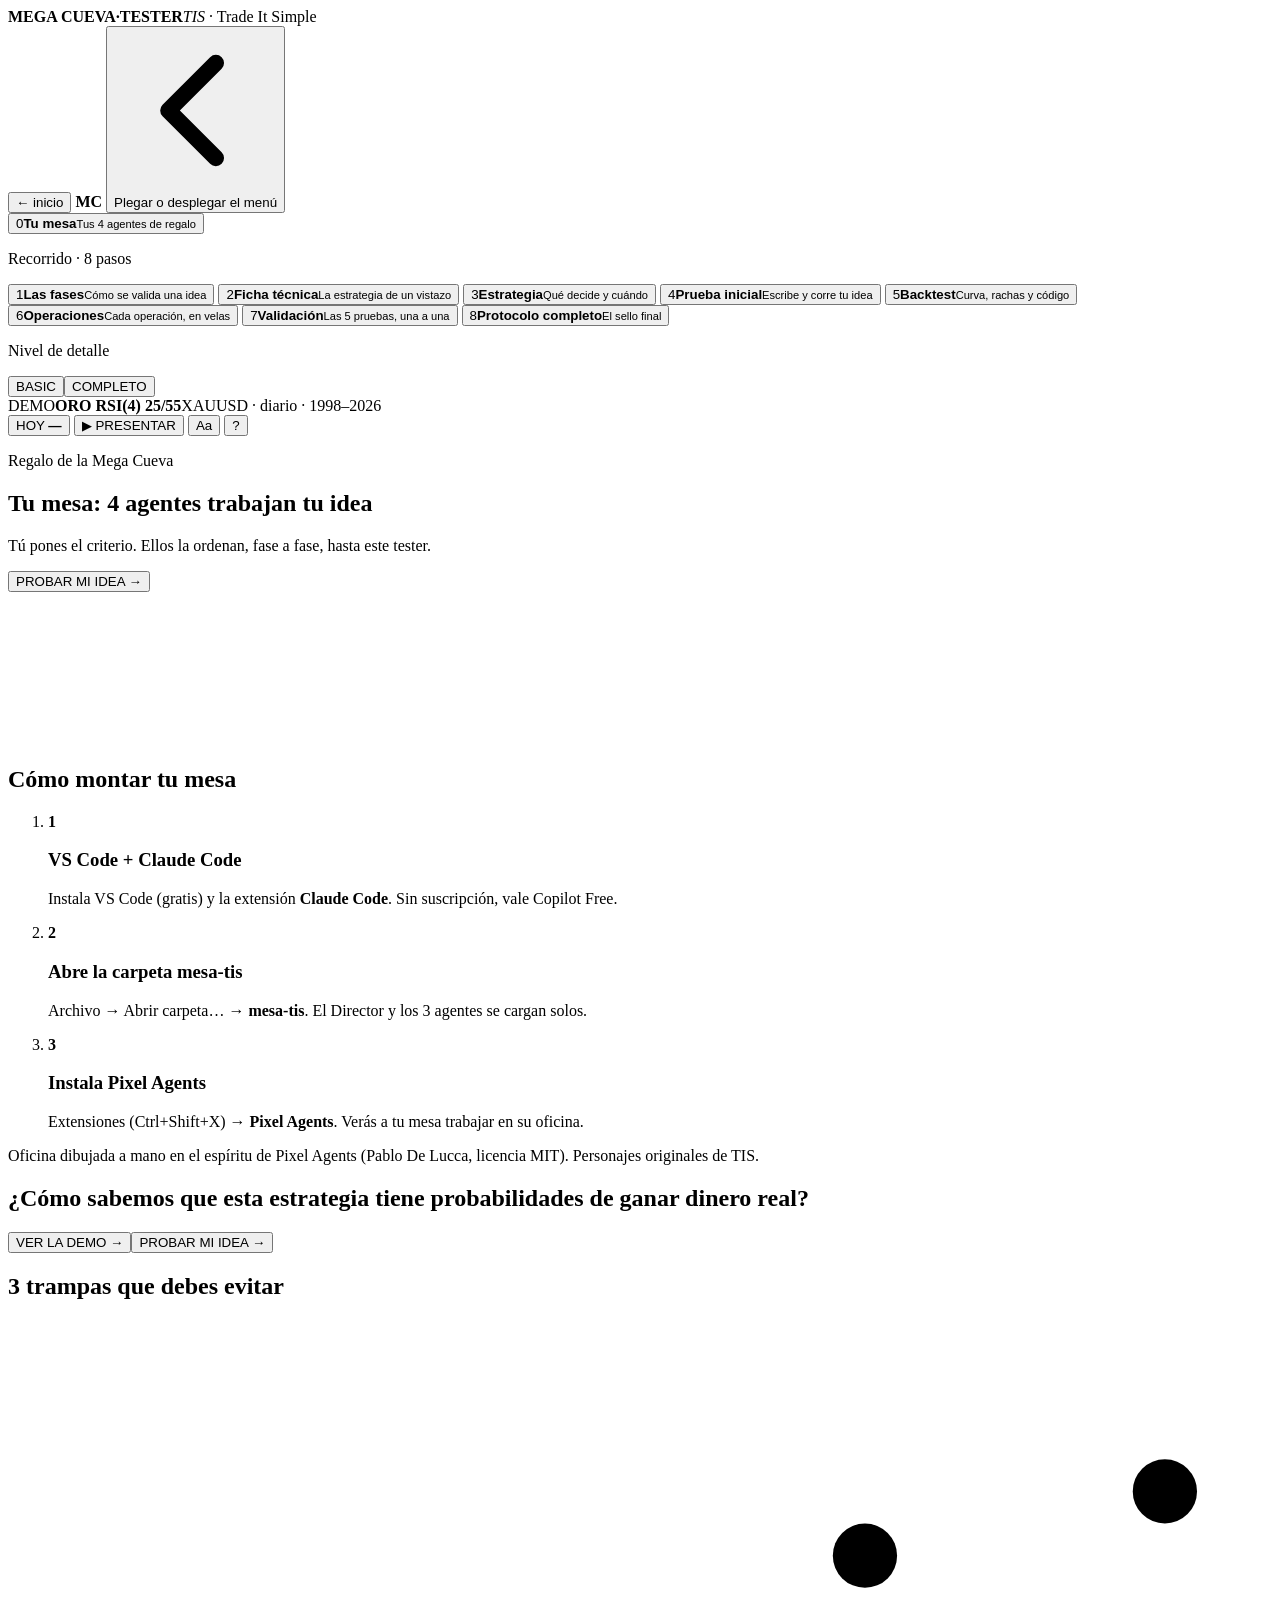
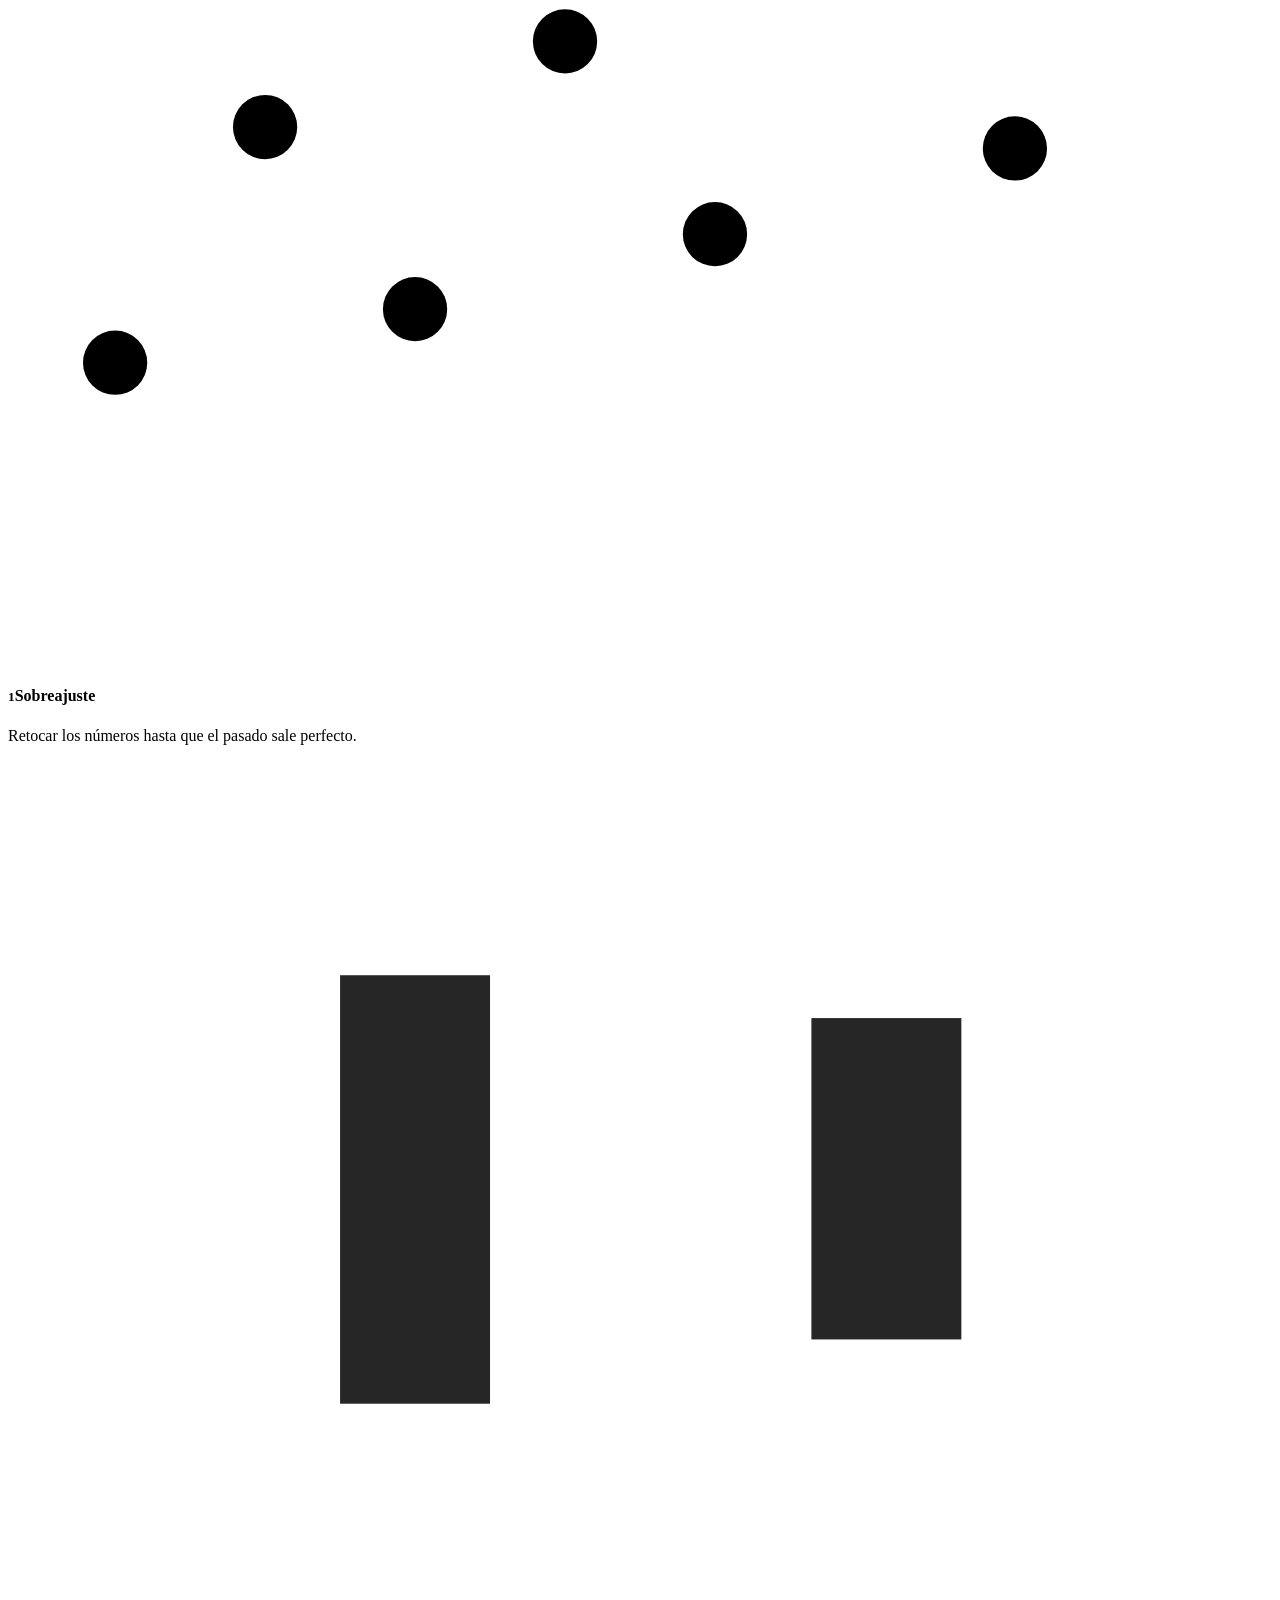
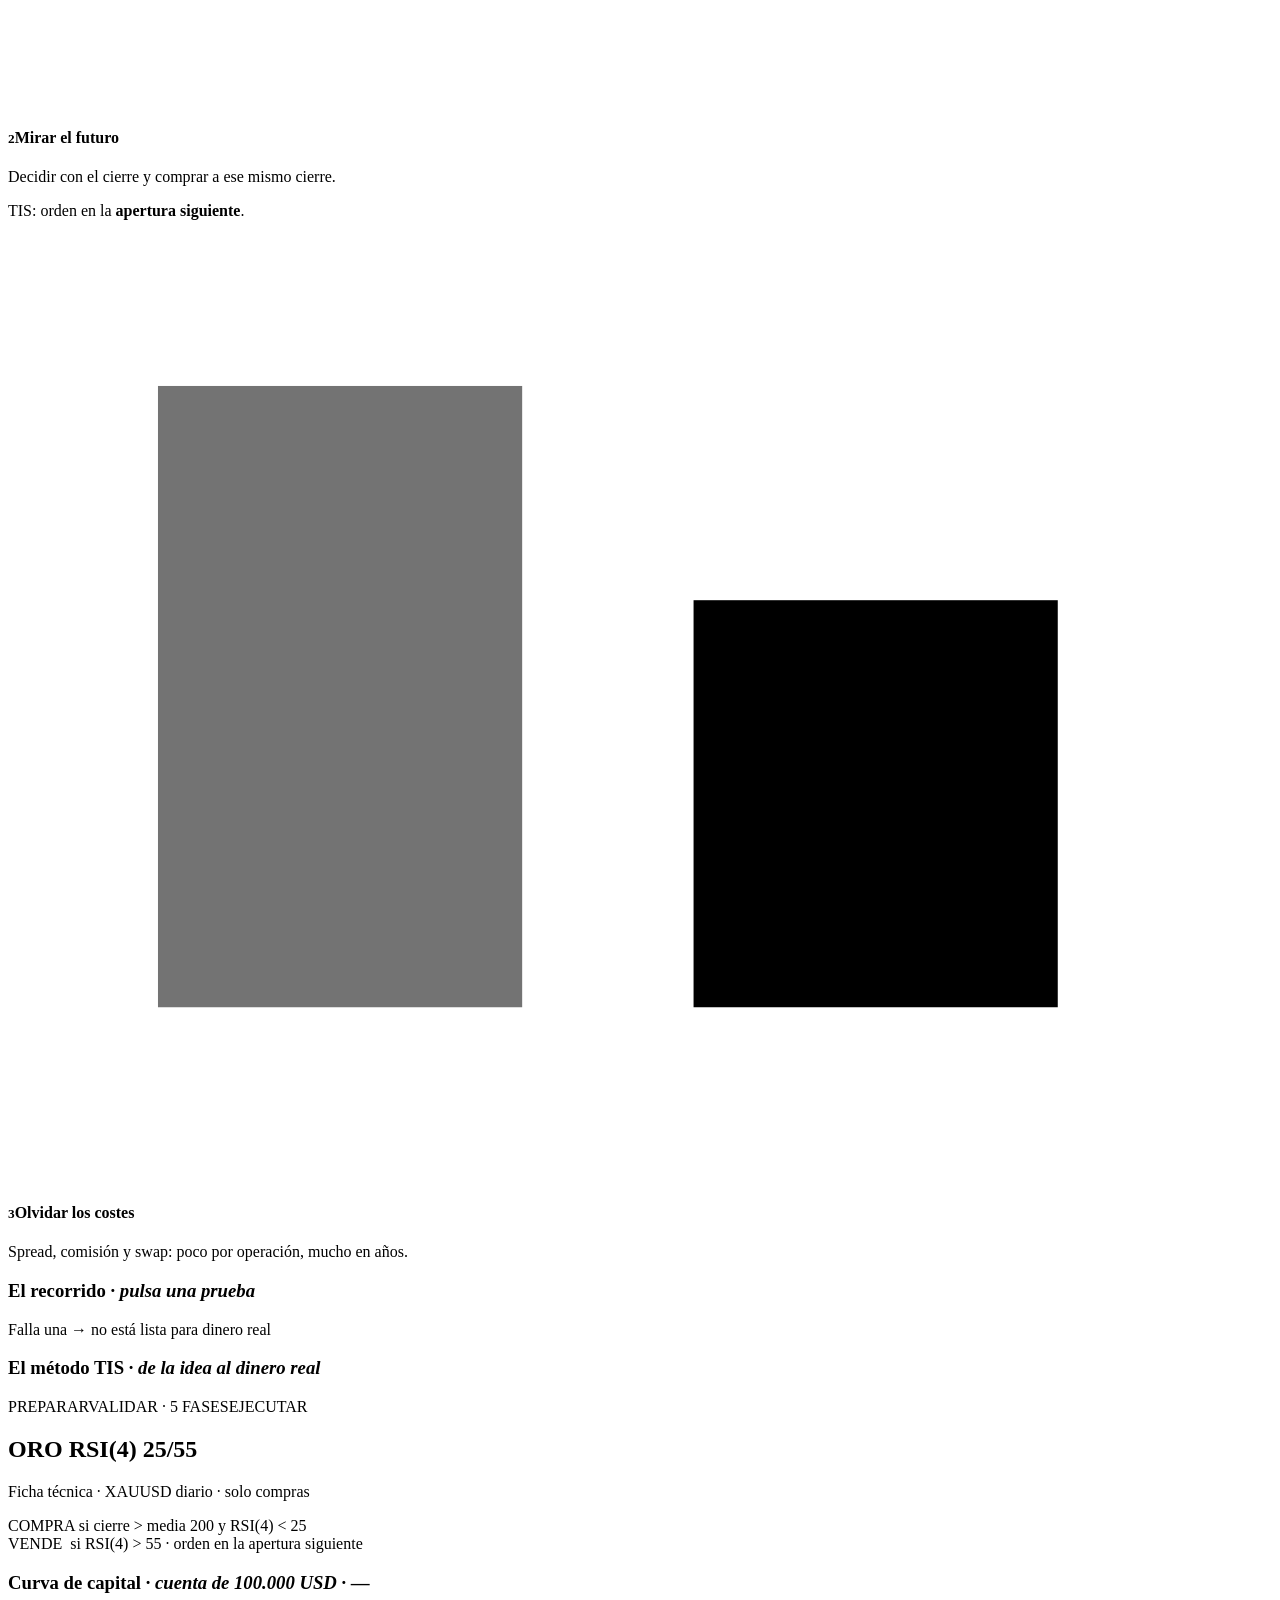
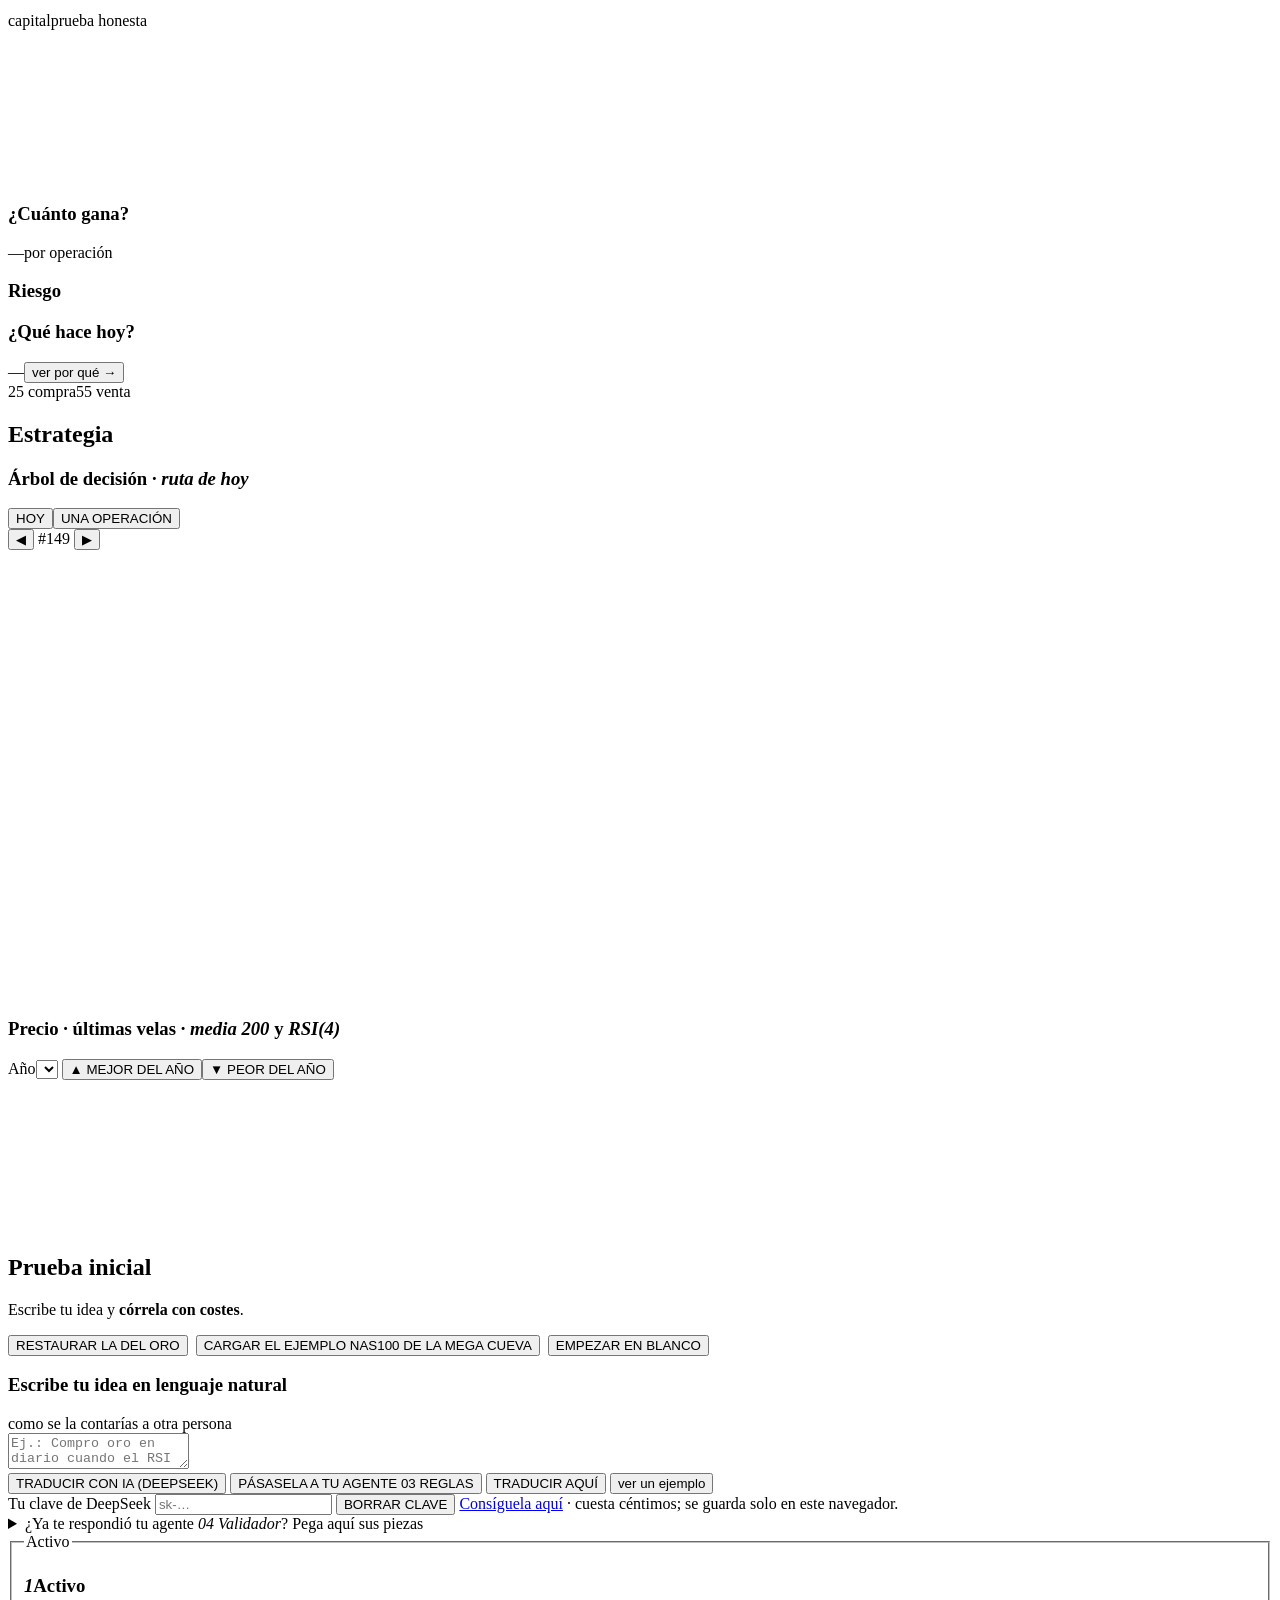
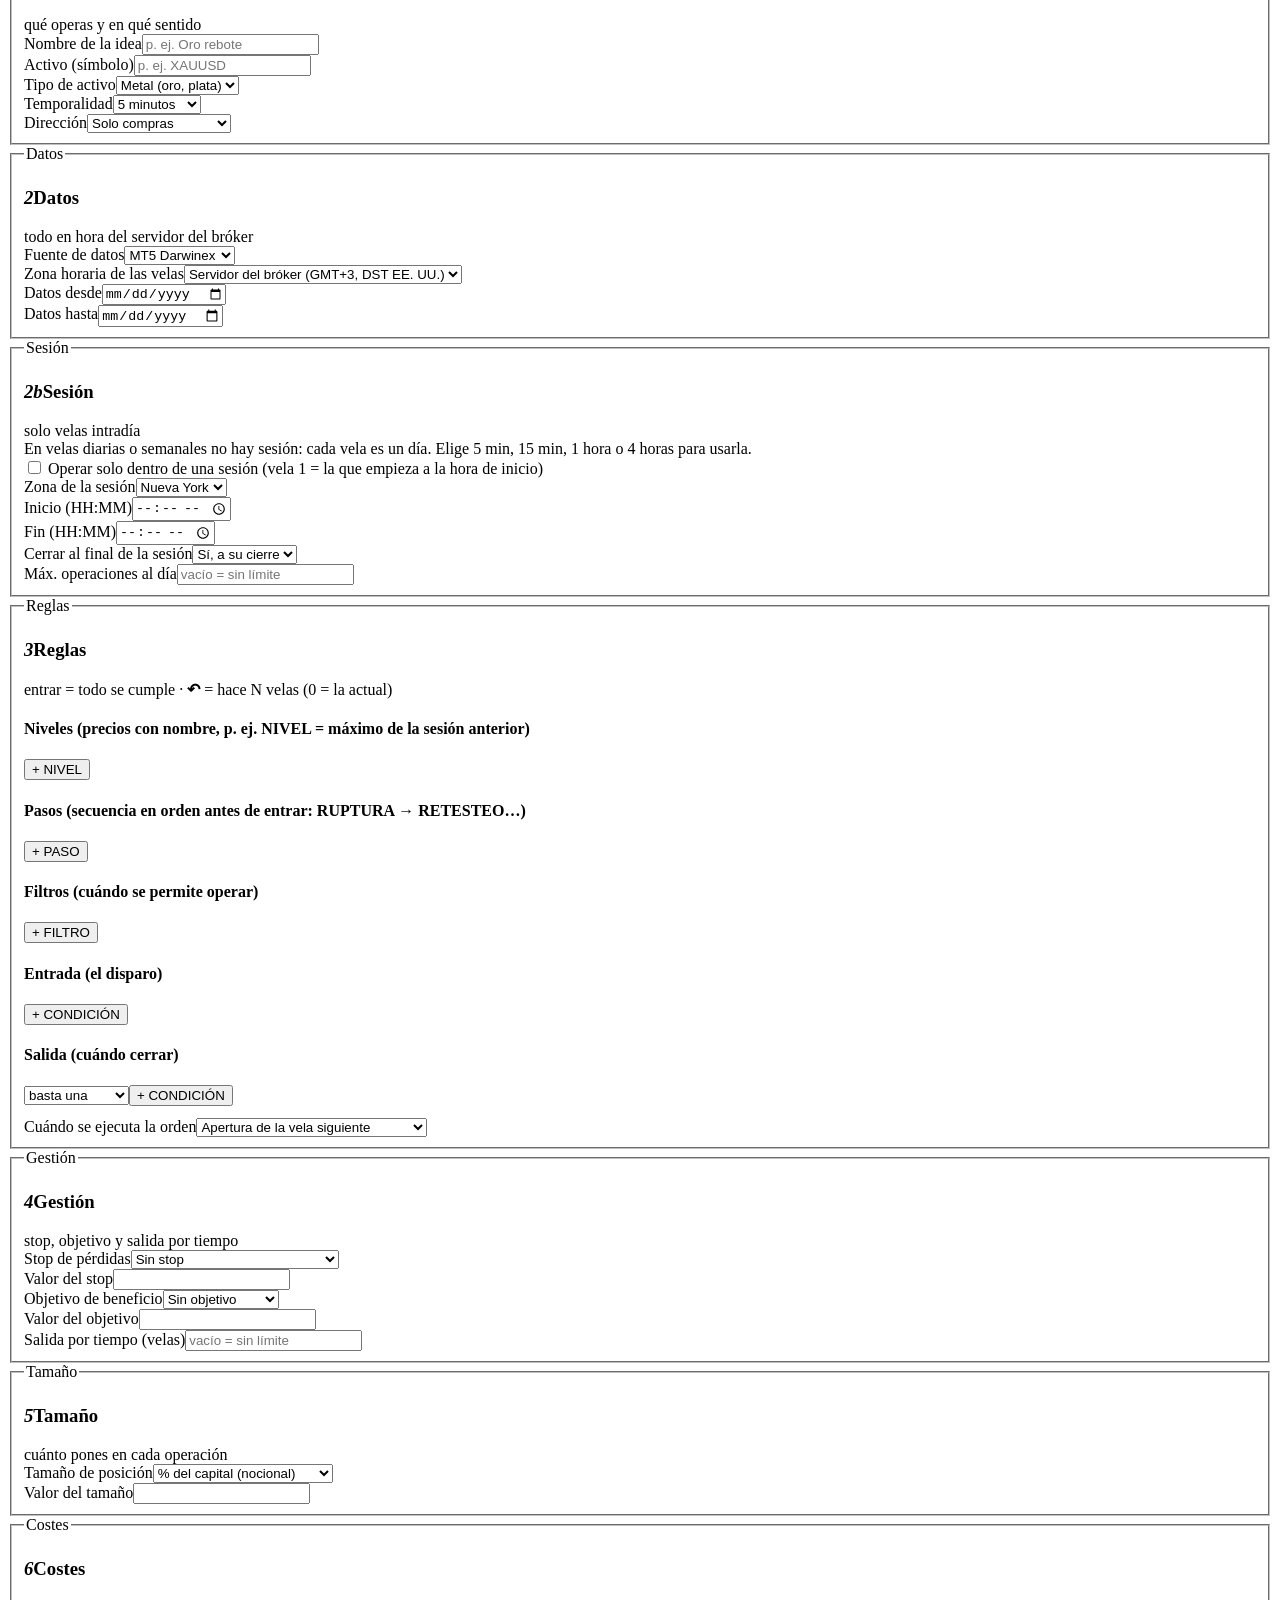
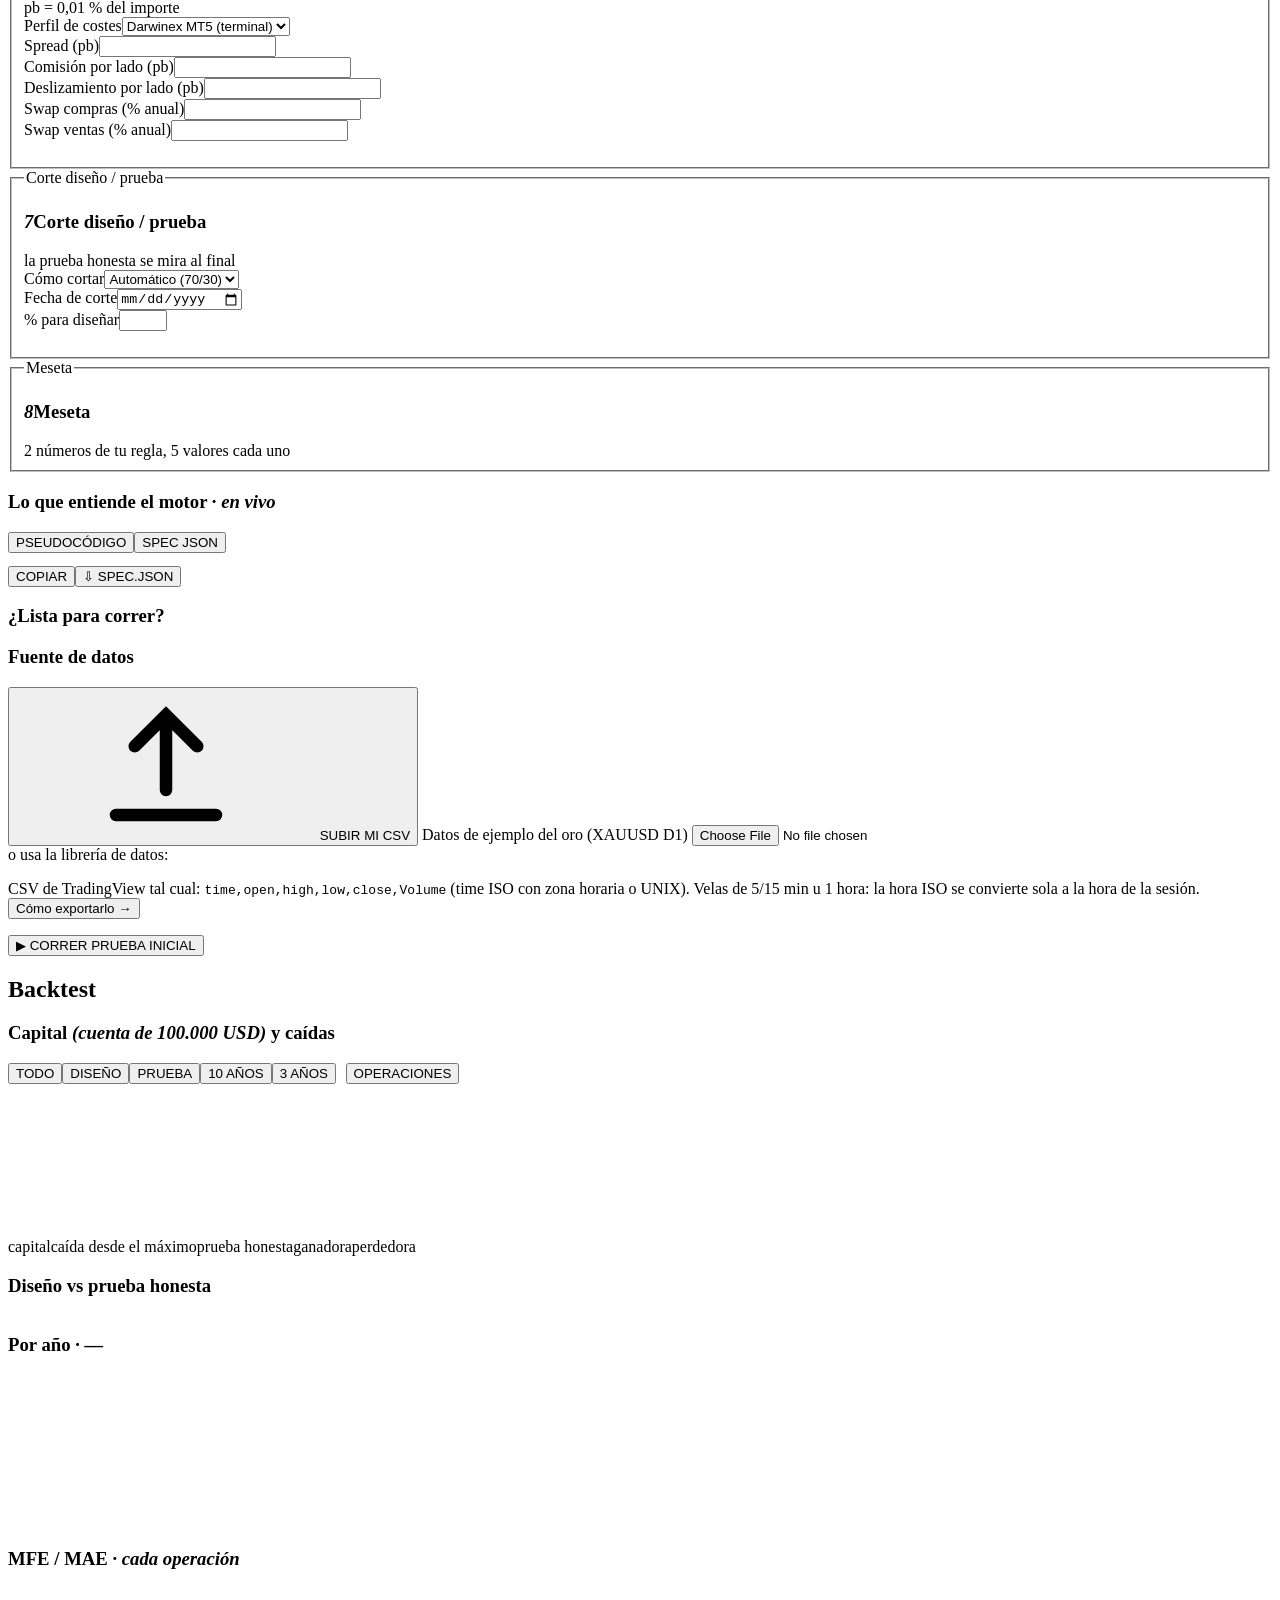
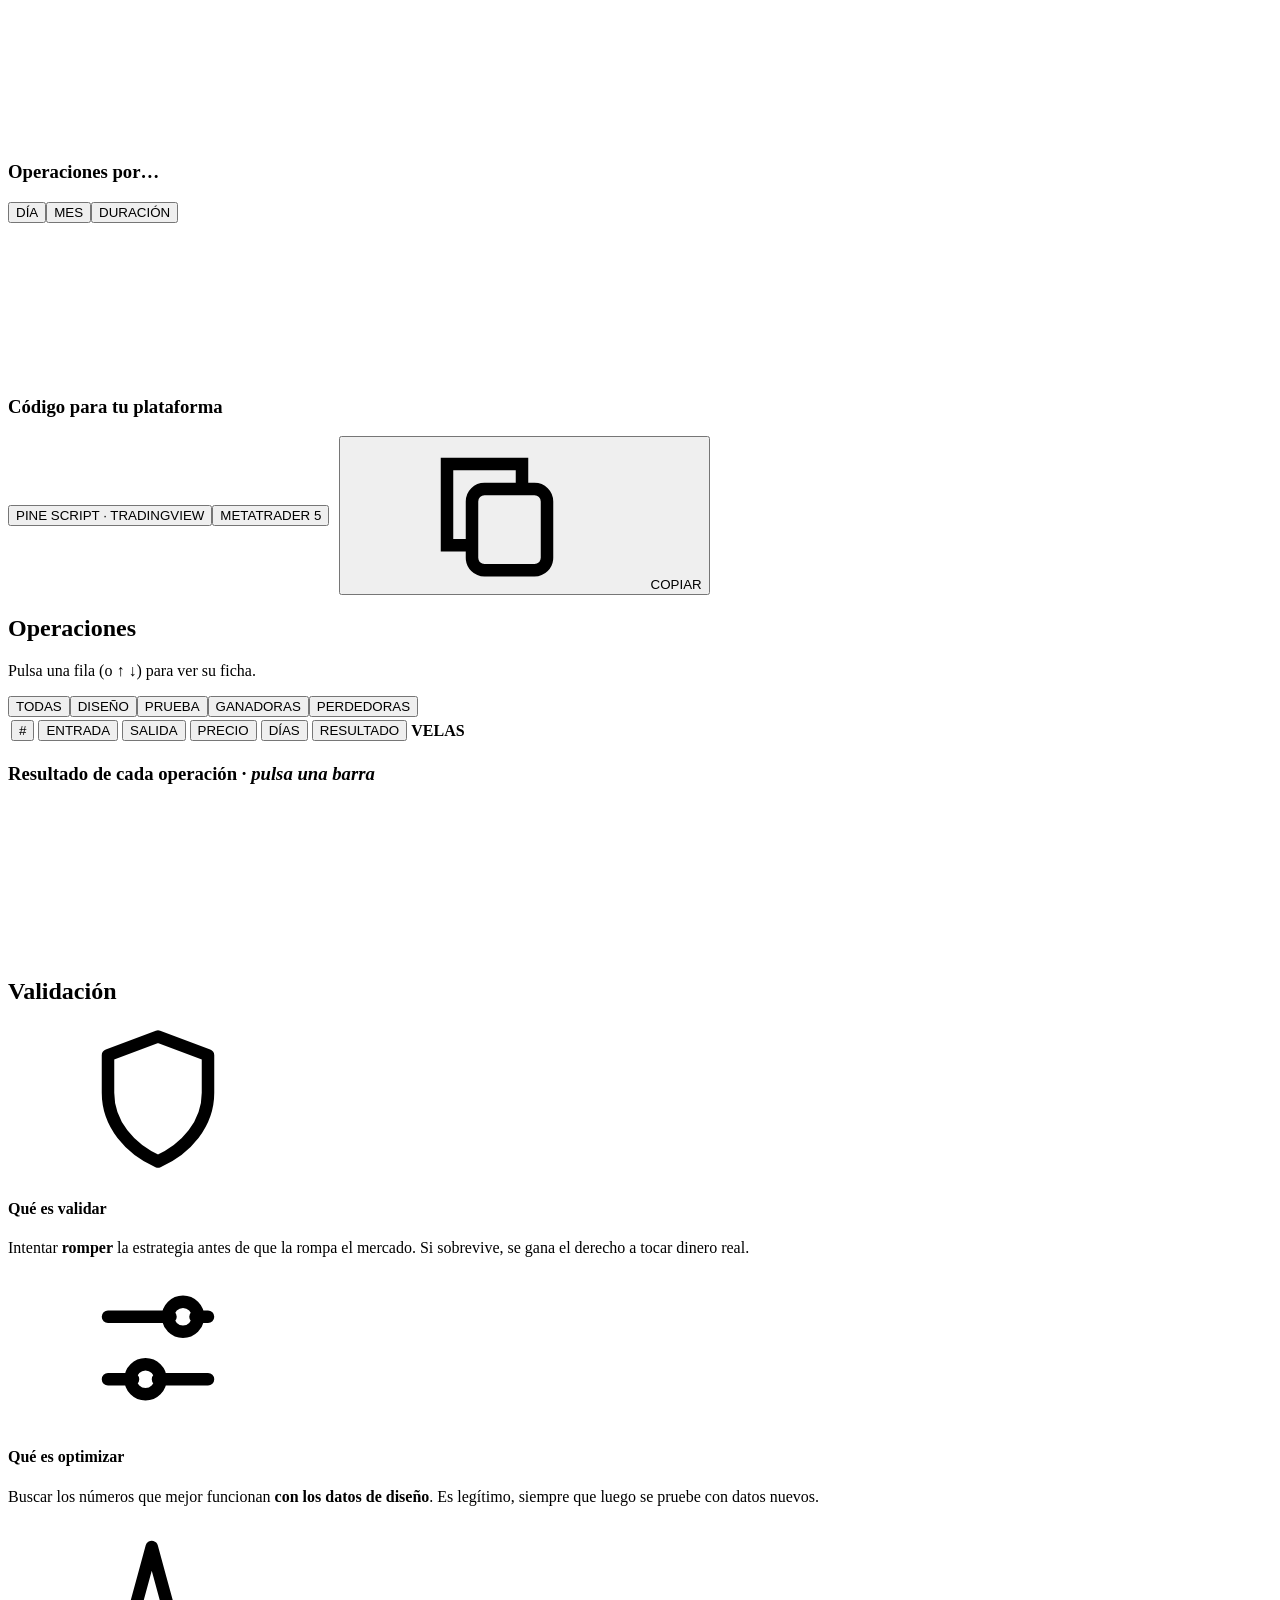
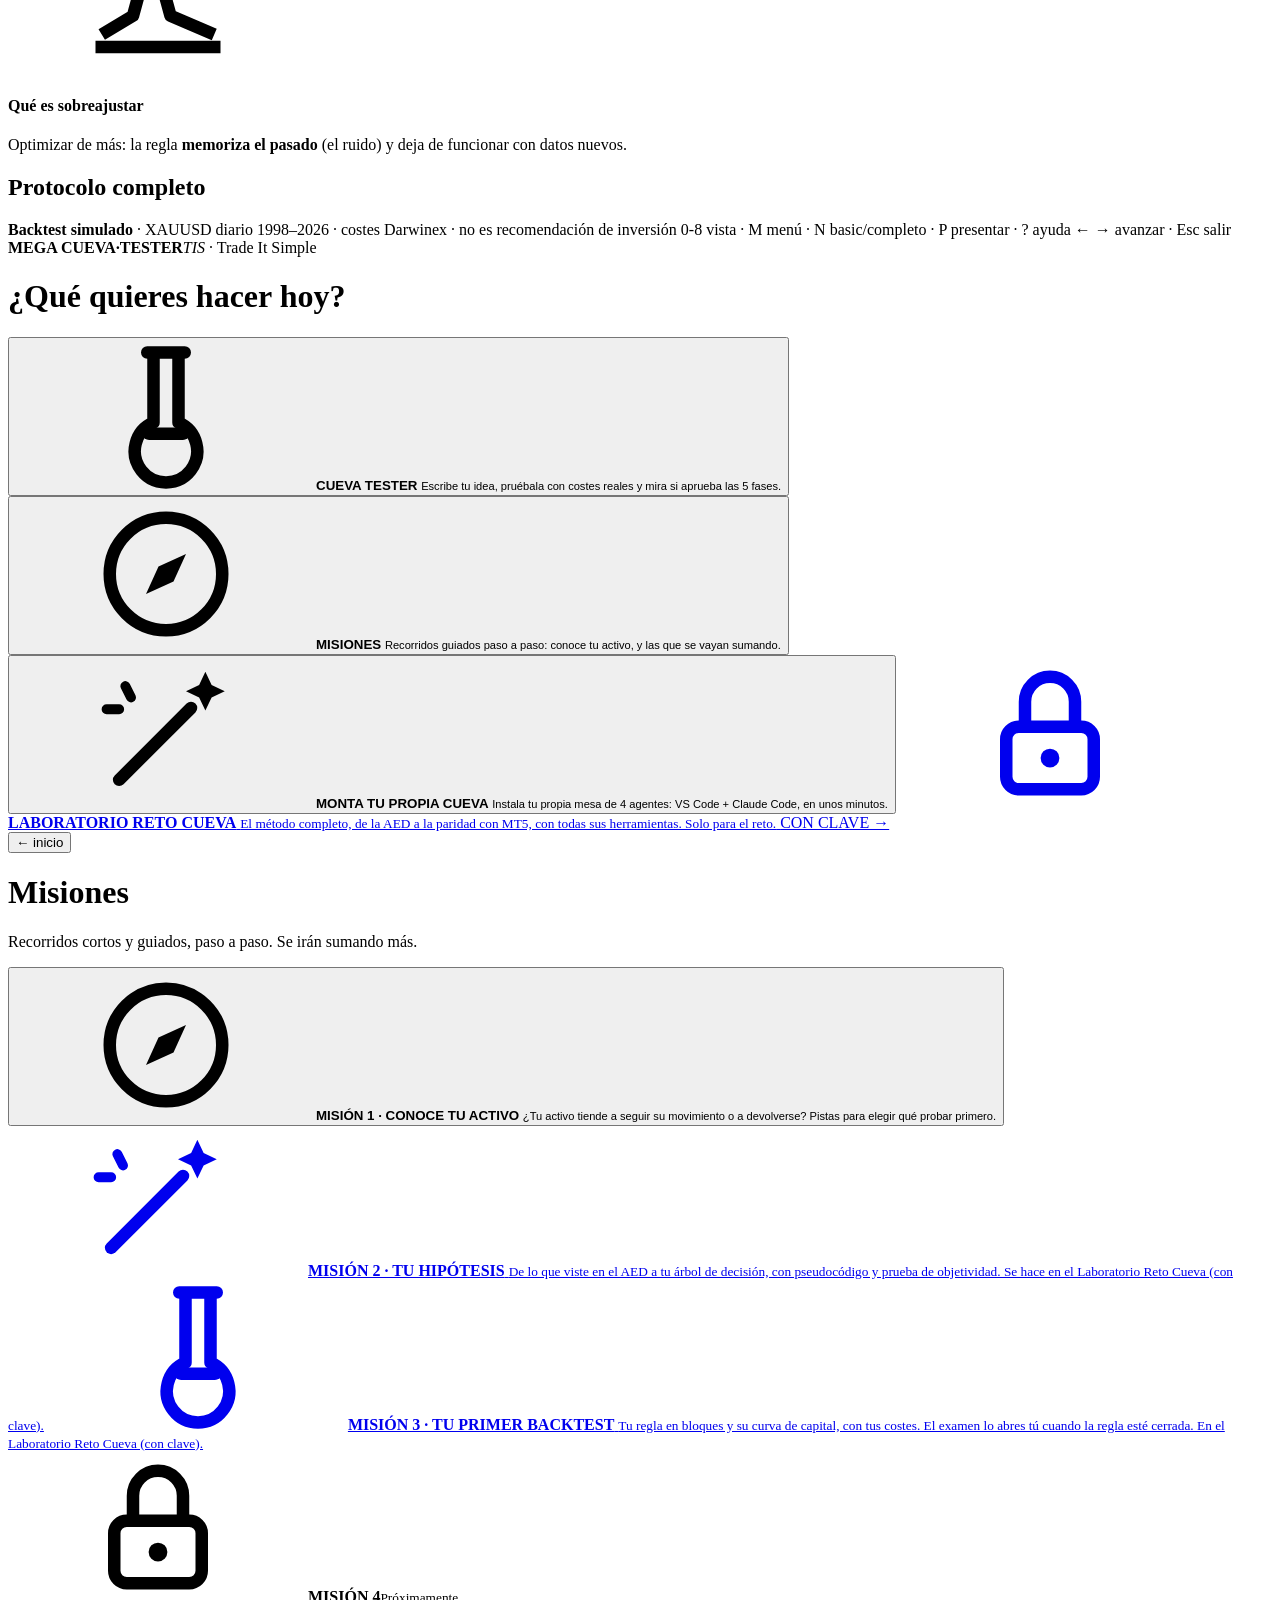
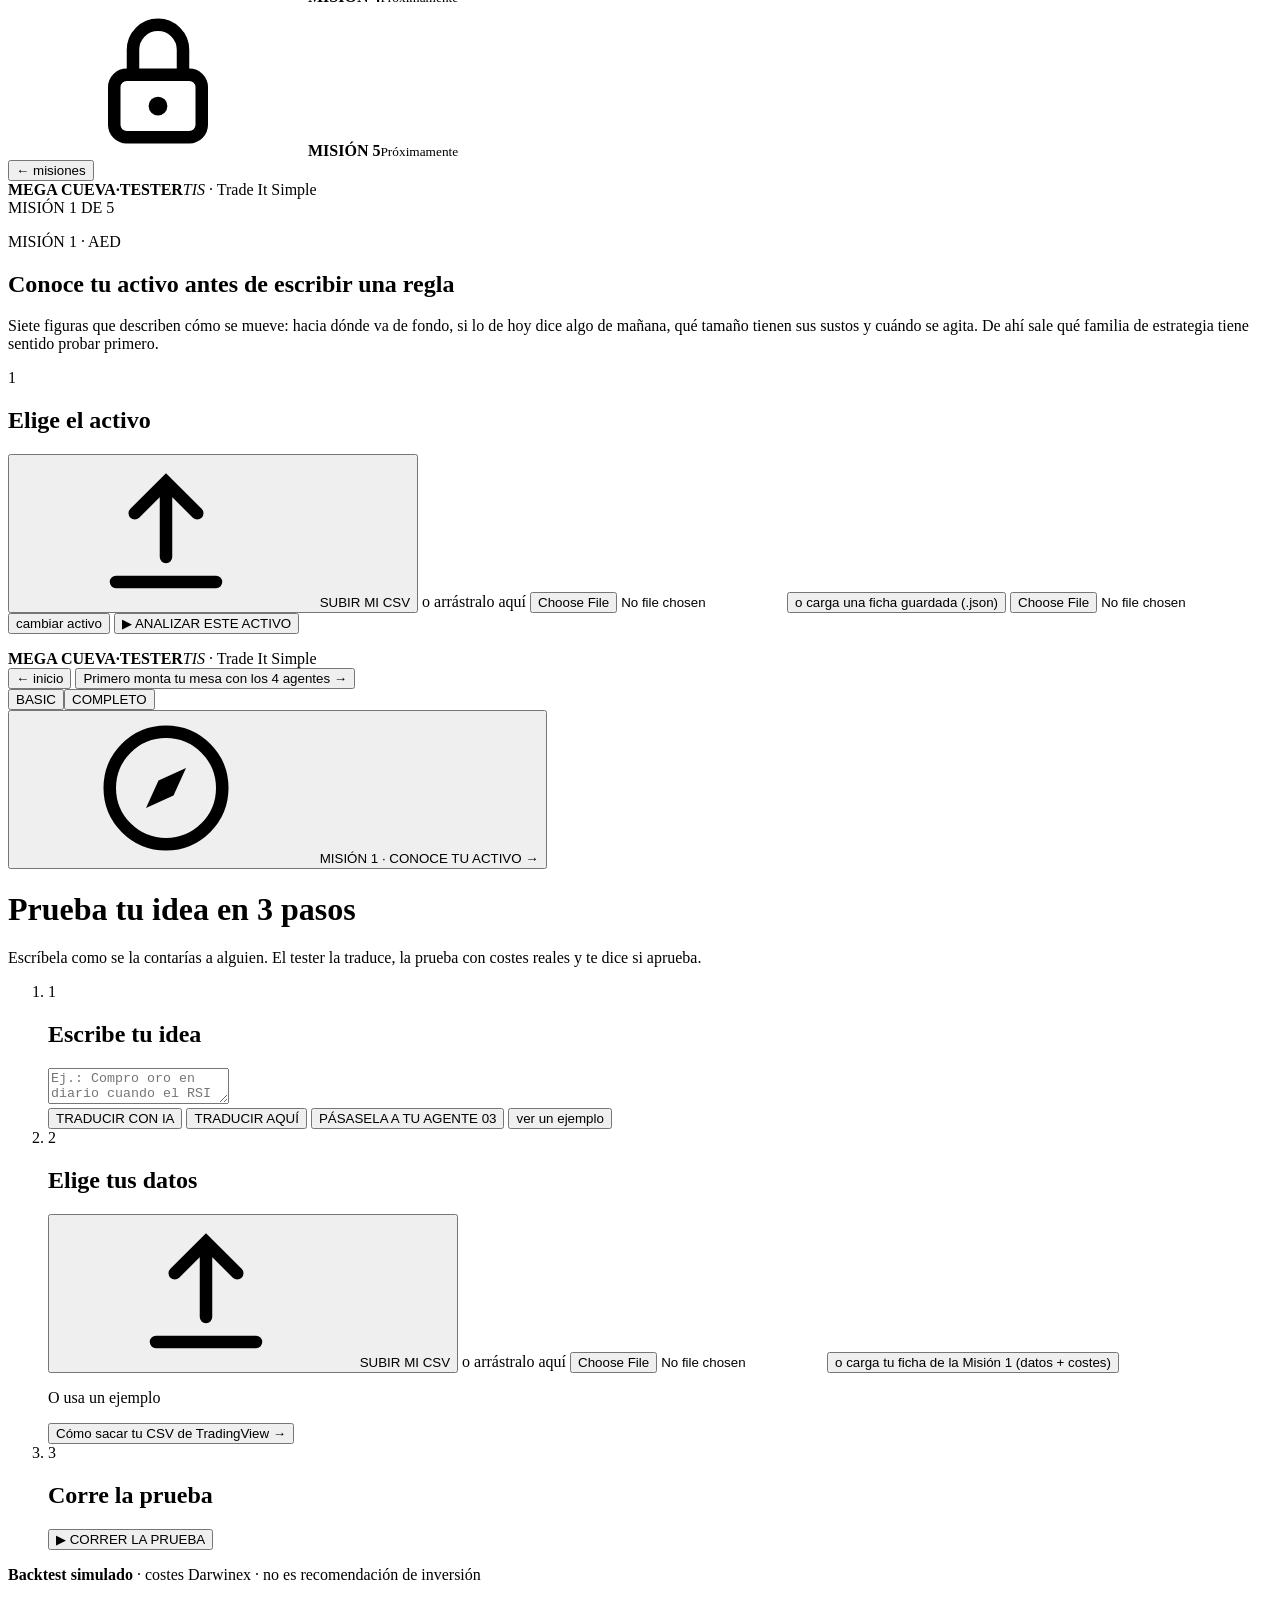
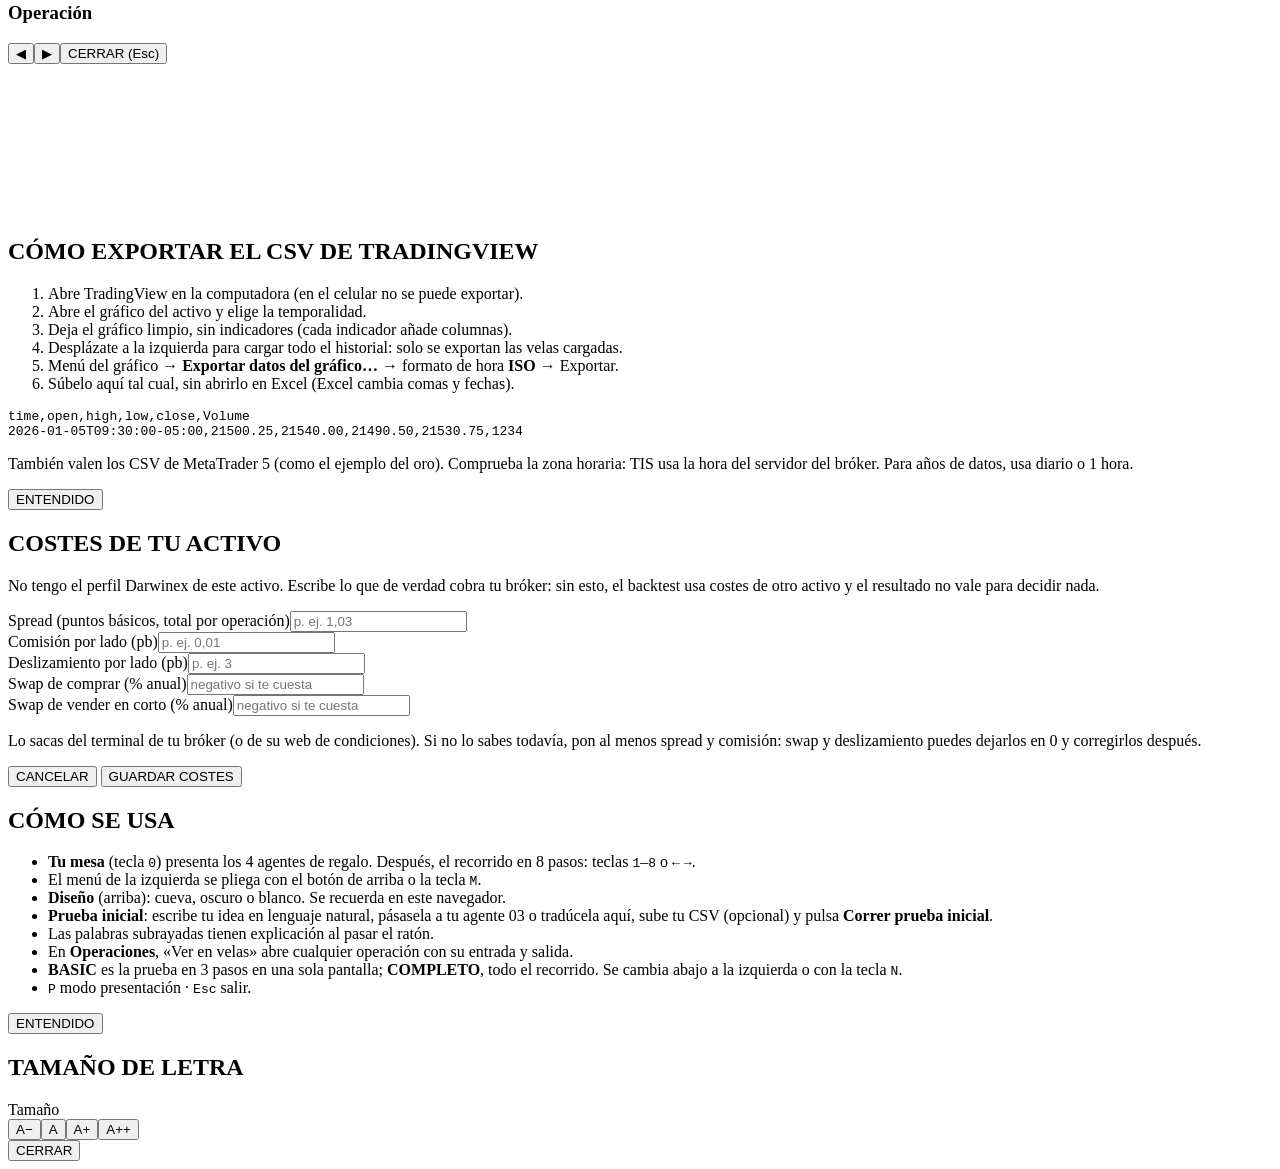
<file: src/v6/cuerpo.html>
<!doctype html>
<html lang="es" data-theme="cueva">
<head>
<meta charset="utf-8">
<meta name="viewport" content="width=device-width, initial-scale=1">
<title>Mega Cueva Tester</title>
<meta name="description" content="MEGA CUEVA TESTER · TIS · Trade It Simple: el método TIS para validar una estrategia, con la demo Oro RSI(4) 25/55 en XAUUSD diario.">
<link rel="preconnect" href="https://fonts.googleapis.com">
<link rel="preconnect" href="https://fonts.gstatic.com" crossorigin>
<link href="https://fonts.googleapis.com/css2?family=Big+Shoulders:opsz,wght@10..72,500..900&family=Atkinson+Hyperlegible+Next:ital,wght@0,400;0,500;0,600;0,700;1,400&family=IBM+Plex+Mono:wght@400;500;600;700&family=Inter:wght@400;500;600;700;800&display=swap" rel="stylesheet">
<style>
/*__CSS__*/
</style>
</head>
<body>
<svg width="0" height="0" style="position:absolute" aria-hidden="true">
  <symbol id="i-trigger" viewBox="0 0 24 24"><circle cx="12" cy="12" r="8" fill="none" stroke="currentColor" stroke-width="2"/><circle cx="12" cy="12" r="3" fill="currentColor"/><path d="M12 1v4M12 19v4M1 12h4M19 12h4" stroke="currentColor" stroke-width="2"/></symbol>
  <symbol id="i-filtro" viewBox="0 0 24 24"><path d="M3 4h18l-7 8v6l-4 2v-8z" fill="none" stroke="currentColor" stroke-width="2" stroke-linejoin="round"/></symbol>
  <symbol id="i-salida" viewBox="0 0 24 24"><path d="M10 4H5v16h5" fill="none" stroke="currentColor" stroke-width="2"/><path d="M14 8l4 4-4 4M8 12h10" fill="none" stroke="currentColor" stroke-width="2" stroke-linecap="round"/></symbol>
  <symbol id="i-gestion" viewBox="0 0 24 24"><path d="M12 2l8 3v6c0 5-3.5 9-8 11-4.5-2-8-6-8-11V5z" fill="none" stroke="currentColor" stroke-width="2" stroke-linejoin="round"/><path d="M8.5 12l2.5 2.5 4.5-5" fill="none" stroke="currentColor" stroke-width="2"/></symbol>
  <symbol id="i-ejec" viewBox="0 0 24 24"><circle cx="12" cy="13" r="8" fill="none" stroke="currentColor" stroke-width="2"/><path d="M12 9v4l3 2M9 2h6" fill="none" stroke="currentColor" stroke-width="2" stroke-linecap="round"/></symbol>
  <symbol id="i-velas" viewBox="0 0 24 24"><path d="M6 3v18M12 6v14M18 2v16" stroke="currentColor" stroke-width="1.6"/><rect x="4" y="7" width="4" height="8" fill="currentColor"/><rect x="10" y="9" width="4" height="6" fill="none" stroke="currentColor" stroke-width="1.6"/><rect x="16" y="5" width="4" height="9" fill="currentColor"/></symbol>
  <symbol id="i-lupa" viewBox="0 0 24 24"><circle cx="10" cy="10" r="6.5" fill="none" stroke="currentColor" stroke-width="2"/><path d="M15 15l6 6" stroke="currentColor" stroke-width="2.4" stroke-linecap="round"/></symbol>
  <symbol id="i-ajuste" viewBox="0 0 24 24"><path d="M4 7h10M18 7h2M4 17h4M12 17h8" stroke="currentColor" stroke-width="2" stroke-linecap="round"/><circle cx="16" cy="7" r="2.4" fill="none" stroke="currentColor" stroke-width="2"/><circle cx="10" cy="17" r="2.4" fill="none" stroke="currentColor" stroke-width="2"/></symbol>
  <symbol id="i-pico" viewBox="0 0 24 24"><path d="M2 20h20" stroke="currentColor" stroke-width="2"/><path d="M3 18l5-3 3-11 3 11 7 3" fill="none" stroke="currentColor" stroke-width="2" stroke-linejoin="round"/></symbol>
  <symbol id="i-escudo" viewBox="0 0 24 24"><path d="M12 2l8 3v6c0 5-3.5 9-8 11-4.5-2-8-6-8-11V5z" fill="none" stroke="currentColor" stroke-width="2" stroke-linejoin="round"/></symbol>
  <symbol id="i-copiar" viewBox="0 0 24 24"><rect x="8" y="8" width="12" height="13" rx="2" fill="none" stroke="currentColor" stroke-width="2"/><path d="M16 8V4H4v13h4" fill="none" stroke="currentColor" stroke-width="2"/></symbol>
  <symbol id="i-subir" viewBox="0 0 24 24"><path d="M12 16V4M7 9l5-5 5 5M4 20h16" fill="none" stroke="currentColor" stroke-width="2" stroke-linecap="round"/></symbol>
  <symbol id="i-tubo" viewBox="0 0 24 24"><path d="M9 2h6M10 2v11.2a5 5 0 1 0 4 0V2" fill="none" stroke="currentColor" stroke-width="2" stroke-linecap="round" stroke-linejoin="round"/><path d="M9.3 15h5.4" stroke="currentColor" stroke-width="2" stroke-linecap="round"/></symbol>
  <symbol id="i-brujula" viewBox="0 0 24 24"><circle cx="12" cy="12" r="9" fill="none" stroke="currentColor" stroke-width="2"/><path d="M15.2 8.8l-2 4.4-4.4 2 2-4.4z" fill="currentColor"/></symbol>
  <symbol id="i-varita" viewBox="0 0 24 24"><path d="M4.5 19.5L16 8" stroke="currentColor" stroke-width="2" stroke-linecap="round"/><path d="M18.3 2.2l1 2.1 2.1 1-2.1 1-1 2.1-1-2.1-2.1-1 2.1-1z" fill="currentColor"/><path d="M5.5 4.5l.9 1.8M2.5 8.2h2" stroke="currentColor" stroke-width="1.6" stroke-linecap="round"/></symbol>
  <symbol id="i-candado" viewBox="0 0 24 24"><rect x="5" y="11" width="14" height="10" rx="2" fill="none" stroke="currentColor" stroke-width="2"/><path d="M8 11V7a4 4 0 0 1 8 0v4" fill="none" stroke="currentColor" stroke-width="2"/><circle cx="12" cy="16" r="1.5" fill="currentColor"/></symbol>
  <symbol id="i-sube" viewBox="0 0 24 24"><path d="M3 17l6-6 4 4 7.5-7.5" fill="none" stroke="currentColor" stroke-width="2.2" stroke-linecap="round" stroke-linejoin="round"/><path d="M15 6.5h5.5V12" fill="none" stroke="currentColor" stroke-width="2.2" stroke-linecap="round" stroke-linejoin="round"/></symbol>
  <symbol id="i-baja" viewBox="0 0 24 24"><path d="M3 7l6 6 4-4 7.5 7.5" fill="none" stroke="currentColor" stroke-width="2.2" stroke-linecap="round" stroke-linejoin="round"/><path d="M15 17.5h5.5V12" fill="none" stroke="currentColor" stroke-width="2.2" stroke-linecap="round" stroke-linejoin="round"/></symbol>
  <symbol id="i-lateral" viewBox="0 0 24 24"><path d="M2 12h20M15.5 7l4.5 5-4.5 5M8.5 7L4 12l4.5 5" fill="none" stroke="currentColor" stroke-width="2" stroke-linecap="round" stroke-linejoin="round"/></symbol>
  <symbol id="i-sigue" viewBox="0 0 24 24"><path d="M4 6l6.5 6-6.5 6" fill="none" stroke="currentColor" stroke-width="2.3" stroke-linecap="round" stroke-linejoin="round"/><path d="M12.5 6L19 12l-6.5 6" fill="none" stroke="currentColor" stroke-width="2.3" stroke-linecap="round" stroke-linejoin="round"/></symbol>
  <symbol id="i-revierte" viewBox="0 0 24 24"><path d="M5 5v6a6 6 0 0 0 6 6h8" fill="none" stroke="currentColor" stroke-width="2.3" stroke-linecap="round"/><path d="M15.5 13l4 4-4 4" fill="none" stroke="currentColor" stroke-width="2.3" stroke-linecap="round" stroke-linejoin="round"/></symbol>
  <symbol id="i-mixto" viewBox="0 0 24 24"><path d="M3 16l4.5-9 4.5 7 4.5-10 4.5 8" fill="none" stroke="currentColor" stroke-width="2" stroke-linecap="round" stroke-linejoin="round"/></symbol>
</svg>
<div class="app">
<aside class="rail" aria-label="Manual de la herramienta">
  <div class="rail-top">
    <div class="brand"><b>MEGA CUEVA<i>·</i>TESTER</b><span><em>TIS</em> · Trade It Simple</span></div>
    <button type="button" class="link brand-inicio" id="b-inicio-rail" title="Volver al inicio">← inicio</button>
    <b class="brand-min" aria-hidden="true">MC</b>
    <button type="button" class="pliega" id="b-rail" aria-expanded="true" aria-controls="rail-tabs" title="Plegar el menú (tecla M)"><svg viewBox="0 0 24 24" aria-hidden="true"><path d="M15 5l-7 7 7 7" fill="none" stroke="currentColor" stroke-width="2.4" stroke-linecap="round" stroke-linejoin="round"/></svg><span class="sr">Plegar o desplegar el menú</span></button>
  </div>
  <nav class="tabs" id="rail-tabs" role="tablist" aria-label="Vistas" aria-orientation="vertical">
    <button class="tab tab-mesa" role="tab" id="t-mesa" aria-controls="v-mesa" data-v="mesa" title="Tu mesa"><span class="tn">0</span><span class="tx"><b>Tu mesa</b><small>Tus 4 agentes de regalo</small></span></button>
    <p class="rail-t" aria-hidden="true">Recorrido · 8 pasos</p>
    <button class="tab" role="tab" id="t-fases" aria-controls="v-fases" data-v="fases"><span class="tn">1</span><span class="tx"><b>Las fases</b><small>Cómo se valida una idea</small></span></button>
    <button class="tab" role="tab" id="t-resumen" aria-controls="v-resumen" data-v="resumen"><span class="tn">2</span><span class="tx"><b>Ficha técnica</b><small>La estrategia de un vistazo</small></span></button>
    <button class="tab" role="tab" id="t-estrategia" aria-controls="v-estrategia" data-v="estrategia"><span class="tn">3</span><span class="tx"><b>Estrategia</b><small>Qué decide y cuándo</small></span></button>
    <button class="tab" role="tab" id="t-prueba" aria-controls="v-prueba" data-v="prueba"><span class="tn">4</span><span class="tx"><b>Prueba inicial</b><small>Escribe y corre tu idea</small></span></button>
    <button class="tab" role="tab" id="t-backtest" aria-controls="v-backtest" data-v="backtest"><span class="tn">5</span><span class="tx"><b>Backtest</b><small>Curva, rachas y código</small></span></button>
    <button class="tab" role="tab" id="t-operaciones" aria-controls="v-operaciones" data-v="operaciones"><span class="tn">6</span><span class="tx"><b>Operaciones</b><small>Cada operación, en velas</small></span></button>
    <button class="tab" role="tab" id="t-validacion" aria-controls="v-validacion" data-v="validacion"><span class="tn">7</span><span class="tx"><b>Validación</b><small>Las 5 pruebas, una a una</small></span></button>
    <button class="tab" role="tab" id="t-protocolo" aria-controls="v-protocolo" data-v="protocolo"><span class="tn">8</span><span class="tx"><b>Protocolo completo</b><small>El sello final</small></span></button>
  </nav>
  <div class="rail-pie">
    <p class="rail-t" id="nivel-lb">Nivel de detalle</p>
    <div class="seg nivel" role="group" aria-labelledby="nivel-lb" id="nivel"><button type="button" data-n="basic" aria-pressed="false" title="La prueba en 3 pasos (tecla N)">BASIC</button><button type="button" data-n="completo" aria-pressed="true" title="Todo el recorrido (tecla N)">COMPLETO</button></div>
  </div>
</aside>

<header class="top">
  <div class="ctx"><span class="chip oos" id="ctx-chip">DEMO</span><span class="tuya" id="ctx-tuya" title="Estás viendo tu estrategia, no la demo" hidden><span class="tl">TU ESTRATEGIA</span><span class="ts">TUYA</span></span><b id="ctx-nom">ORO RSI(4) 25/55</b><span class="mono c-dim ctx-sub" id="ctx-sub">XAUUSD · diario · 1998–2026</span></div>
  <nav class="hchips" id="hchips" aria-label="Fases: pulsa para ver la prueba"></nav>
  <div class="tools">
    <button class="hoychip" id="hoychip" title="Ver la señal de hoy en el árbol de decisión"><span class="dot"></span>HOY <b id="hoy-senal">—</b></button>
    <button class="btn gold" id="b-pres" title="Modo presentación (tecla P)">▶ PRESENTAR</button>
    <button class="btn gold hide-p" id="b-demo" hidden title="Descartar tu prueba y volver a la demo">VOLVER A LA DEMO</button>
    <button class="btn hide-p" id="b-set" title="Tamaño de letra" aria-label="Tamaño de letra">Aa</button>
    <button class="btn hide-p" id="b-help" title="Cómo se usa (tecla ?)" aria-label="Ayuda">?</button>
  </div>
</header>

<main>
<!-- ============ 0 TU MESA ============ -->
<section class="view" id="v-mesa" role="tabpanel" aria-labelledby="t-mesa">
  <header class="mhead">
    <div>
      <p class="eyebrow">Regalo de la Mega Cueva</p>
      <h1>Tu mesa: <span>4 agentes</span> trabajan tu idea</h1>
      <p class="lead">Tú pones el criterio. Ellos la ordenan, fase a fase, hasta este tester.</p>
    </div>
    <button type="button" class="btn gold" data-go="prueba">PROBAR MI IDEA →</button>
  </header>
  <section class="panel oficina" aria-label="La oficina de tu mesa">
    <div class="of-marco" id="of-marco">
      <div class="of-esc" id="of-esc">
        <canvas id="of-cv" role="img" aria-label="Oficina pixel-art: el Director, Hipótesis, Reglas y Validador en sus mesas y el tester al fondo"></canvas>
        <div class="of-tags" id="of-tags"></div>
      </div>
    </div>
    <ol class="of-flujo" id="of-flujo" aria-label="El recorrido de tu idea por la mesa"></ol>
  </section>
  <aside class="panel agdet" id="ag-det" aria-live="polite" aria-label="Detalle del agente"></aside>
  <section class="montar" aria-label="Cómo montar tu mesa">
    <h2 class="sec-t">Cómo montar tu mesa</h2>
    <ol class="pasos3">
      <li><b>1</b><div><h3>VS Code + Claude Code</h3><p>Instala VS Code (gratis) y la extensión <strong>Claude Code</strong>. Sin suscripción, vale Copilot Free.</p></div></li>
      <li><b>2</b><div><h3>Abre la carpeta mesa-tis</h3><p>Archivo → Abrir carpeta… → <strong>mesa-tis</strong>. El Director y los 3 agentes se cargan solos.</p></div></li>
      <li><b>3</b><div><h3>Instala Pixel Agents</h3><p>Extensiones (Ctrl+Shift+X) → <strong>Pixel Agents</strong>. Verás a tu mesa trabajar en su oficina.</p></div></li>
    </ol>
    <p class="credito">Oficina dibujada a mano en el espíritu de Pixel Agents (Pablo De Lucca, licencia MIT). Personajes originales de TIS.</p>
  </section>
</section>

<!-- ============ 1 LAS FASES ============ -->
<section class="view" id="v-fases" role="tabpanel" aria-labelledby="t-fases">
  <div class="fhero">
    <h1>¿Cómo sabemos que esta estrategia tiene <span>probabilidades de ganar dinero real</span>?</h1>
    <div class="fhero-b"><button class="btn gold" data-go="resumen">VER LA DEMO →</button><button class="btn" data-go="prueba">PROBAR MI IDEA →</button></div>
  </div>
  <section class="trampas" aria-label="3 trampas que debes evitar">
    <h2 class="sec-t">3 trampas que debes evitar</h2>
    <div class="q3">
      <article class="panel trampa">
        <svg viewBox="0 0 118 88" aria-hidden="true"><g fill="var(--dim2)"><circle cx="10" cy="60" r="3"/><circle cx="24" cy="38" r="3"/><circle cx="38" cy="55" r="3"/><circle cx="52" cy="30" r="3"/><circle cx="66" cy="48" r="3"/><circle cx="80" cy="22" r="3"/><circle cx="94" cy="40" r="3"/><circle cx="108" cy="16" r="3"/></g>
          <path d="M10 60 L24 38 L38 55 L52 30 L66 48 L80 22 L94 40 L108 16" fill="none" stroke="var(--red)" stroke-width="2.2"/><path d="M8 62 L110 18" fill="none" stroke="var(--cy)" stroke-width="2.2" stroke-dasharray="5 4"/></svg>
        <div><h4><small>1</small>Sobreajuste</h4><p>Retocar los números hasta que el pasado sale perfecto.</p><p class="ej" id="tr-ej1"></p></div>
      </article>
      <article class="panel trampa">
        <svg viewBox="0 0 118 88" aria-hidden="true"><line x1="38" y1="8" x2="38" y2="72" stroke="var(--dim2)" stroke-width="1.5"/><rect x="31" y="20" width="14" height="40" fill="var(--red)" opacity=".85"/>
          <line x1="82" y1="12" x2="82" y2="70" stroke="var(--dim2)" stroke-width="1.5"/><rect x="75" y="24" width="14" height="30" fill="var(--cy)" opacity=".85"/>
          <path d="M46 60 H70" stroke="var(--gold)" stroke-width="2" stroke-dasharray="4 3"/><path d="M66 56l5 4-5 4" fill="none" stroke="var(--gold)" stroke-width="2"/></svg>
        <div><h4><small>2</small>Mirar el futuro</h4><p>Decidir con el cierre y comprar a ese mismo cierre.</p><p class="ej">TIS: orden en la <b>apertura siguiente</b>.</p></div>
      </article>
      <article class="panel trampa">
        <svg viewBox="0 0 118 88" aria-hidden="true"><rect x="14" y="14" width="34" height="58" fill="var(--dim2)" opacity=".55"/><rect x="64" y="34" width="34" height="38" fill="var(--gold)"/>
          <path d="M64 34 H98" stroke="var(--red)" stroke-width="2"/></svg>
        <div><h4><small>3</small>Olvidar los costes</h4><p>Spread, comisión y swap: poco por operación, mucho en años.</p><p class="ej" id="tr-ej3"></p></div>
      </article>
    </div>
  </section>
  <section class="panel galp" aria-label="Recorrido del protocolo">
    <div class="ph"><h3>El recorrido · <em>pulsa una prueba</em></h3><span class="c-dim ph-n">Falla una → no está lista para dinero real</span></div>
    <div class="estac" id="gal" role="group" aria-label="Pruebas del protocolo TIS"></div>
  </section>
  <section class="panel fasedet" id="fase-det" aria-live="polite" aria-label="Detalle de la prueba"></section>
  <section class="panel flujo" aria-label="El método TIS">
    <div class="ph"><h3>El método TIS · <em>de la idea al dinero real</em></h3></div>
    <div class="flow-g"><span style="grid-column:1/5">PREPARAR</span><span style="grid-column:5/10">VALIDAR · 5 FASES</span><span style="grid-column:10/13">EJECUTAR</span></div>
    <ol class="flow" id="flow"></ol>
  </section>
</section>

<!-- ============ 2 FICHA TÉCNICA ============ -->
<section class="view" id="v-resumen" role="tabpanel" aria-labelledby="t-resumen">
  <div class="fthead">
    <div><h1 id="r-tit">ORO RSI(4) <span>25/55</span></h1><p class="c-dim" id="r-sub">Ficha técnica · XAUUSD diario · solo compras</p></div>
    <div class="rulebox" aria-label="Regla" id="r-regla">
      <span class="k">COMPRA</span> si cierre &gt; <span class="term" data-t="sma">media 200</span> y <span class="term" data-t="rsi">RSI(4)</span> &lt; <span class="g">25</span><br>
      <span class="k">VENDE</span>&nbsp; si <span class="term" data-t="rsi">RSI(4)</span> &gt; <span class="g">55</span> · <span class="c-dim">orden en la apertura siguiente</span>
    </div>
  </div>
  <section class="panel eqp" aria-label="Curva de capital">
    <div class="ph"><h3>Curva de capital · <em>cuenta de 100.000 USD</em> · <em id="r-eqend">—</em></h3>
      <span class="legend" style="margin:0"><span><i style="background:var(--cy)"></i>capital</span><span><i style="background:rgba(var(--gold-rgb),.35)"></i><span class="term" data-t="oos">prueba honesta</span></span></span></div>
    <div class="cv" id="cv-eqmini"><canvas role="img" aria-label="Curva de capital de una cuenta de 100.000 USD"></canvas><div class="tt"></div></div>
  </section>
  <aside class="ftside">
    <section class="panel ftv" id="r-verd" aria-label="Veredicto"></section>
    <section class="panel ftm" aria-label="Cuánto gana">
      <div class="ph"><h3>¿Cuánto gana?</h3><span class="c-dim mono" id="r-ops-anio"></span></div>
      <div class="ftbig"><span class="big pos" id="r-exp">—</span><span>por operación<br><span class="c-dim" id="r-exp-pct"></span></span></div>
      <dl class="mini" id="r-money"></dl>
      <p class="nota" id="r-obj-nota"></p>
    </section>
    <section class="panel ftr" aria-label="Riesgo">
      <div class="ph"><h3>Riesgo</h3></div>
      <dl class="mini" id="r-riesgo"></dl>
    </section>
    <section class="panel fth" aria-label="Qué hace hoy">
      <div class="ph"><h3>¿Qué hace hoy?</h3><span class="c-dim mono" id="r-fecha"></span></div>
      <div class="fthoy"><span class="dot"></span><span class="big c-gold" id="r-senal">—</span><button class="link" data-go="estrategia">ver por qué →</button></div>
      <div class="gauge" id="r-gauge"><span style="left:25%">25 compra</span><span style="left:55%">55 venta</span></div>
    </section>
  </aside>
  <section class="kpis" id="r-kpis" aria-label="Indicadores clave"></section>
  <section class="panel core" id="r-core" aria-label="Core logic"></section>
</section>

<!-- ============ 3 ESTRATEGIA ============ -->
<section class="view" id="v-estrategia" role="tabpanel" aria-labelledby="t-estrategia">
  <div class="vh"><h2>Estrategia</h2><p id="e-head"></p></div>
  <section class="panel treep" aria-label="Árbol de decisión">
    <div class="ph"><h3>Árbol de decisión · <em id="e-mode">ruta de hoy</em></h3>
      <div class="treebar">
        <div class="seg" role="group" aria-label="Qué ruta mostrar"><button id="e-hoy" aria-pressed="true">HOY</button><button id="e-op" aria-pressed="false">UNA OPERACIÓN</button></div>
        <button class="btn" id="e-prev" title="Operación anterior">◀</button>
        <span class="mono c-dim" id="e-opn" style="min-width:3.5rem;text-align:center">#149</span>
        <button class="btn" id="e-next" title="Operación siguiente">▶</button>
      </div></div>
    <svg id="tree" viewBox="0 0 1250 440" preserveAspectRatio="xMidYMid meet" role="img" aria-label="Árbol de decisión de la estrategia"></svg>
    <div class="pathtxt" id="e-path" aria-live="polite"></div>
  </section>
  <aside class="rulep" id="e-reglas" aria-label="Reglas de la estrategia"></aside>
  <section class="panel pricep" aria-label="Gráfico de precio">
    <div class="ph"><h3 id="e-ptit">Precio · últimas velas · <em>media 200</em> y <em>RSI(4)</em></h3>
      <div class="treebar">
        <label class="mono c-dim" for="e-anio">Año</label><select id="e-anio" class="sel"></select>
        <button class="btn" id="e-mejor">▲ MEJOR DEL AÑO</button><button class="btn" id="e-peor">▼ PEOR DEL AÑO</button>
        <button class="btn" id="e-ultimas" hidden>ÚLTIMAS VELAS</button>
      </div></div>
    <div class="cv" id="cv-price"><canvas role="img" aria-label="Velas diarias con media de 200 días, RSI de 4 días y operaciones"></canvas><div class="tt"></div></div>
  </section>
</section>

<!-- ============ 4 PRUEBA INICIAL ============ -->
<section class="view" id="v-prueba" role="tabpanel" aria-labelledby="t-prueba">
  <div class="vh"><h2>Prueba inicial</h2><p>Escribe tu idea y <strong>córrela con costes</strong>.</p>
    <span style="display:flex;gap:.5rem;flex-wrap:wrap;margin-left:auto"><button type="button" class="btn" id="pi-demo">RESTAURAR LA DEL ORO</button><button type="button" class="btn" id="pi-nas">CARGAR EL EJEMPLO NAS100 DE LA MEGA CUEVA</button><button type="button" class="btn" id="pi-vaciar">EMPEZAR EN BLANCO</button></span></div>
  <div class="pi-izq" id="pi-izq">
    <section class="panel idea" id="pi-mesa" aria-label="Tu idea en lenguaje natural">
      <div class="idea-h"><h3><label for="pi-idea-t">Escribe tu idea en lenguaje natural</label></h3><span class="c-dim ph-n">como se la contarías a otra persona</span></div>
      <textarea id="pi-idea-t" spellcheck="true" placeholder="Ej.: Compro oro en diario cuando el RSI de 4 baja de 25 y el precio está por encima de la media de 200. Vendo cuando el RSI sube de 55."></textarea>
      <div class="idea-b">
        <button type="button" class="btn gold" id="pi-ia">TRADUCIR CON IA (DEEPSEEK)</button>
        <button type="button" class="btn" id="pi-a03">PÁSASELA A TU AGENTE 03 REGLAS</button>
        <button type="button" class="btn" id="pi-trad">TRADUCIR AQUÍ</button>
        <button type="button" class="link" id="pi-idea-ej">ver un ejemplo</button>
      </div>
      <div class="ia-clave" id="pi-ia-clave">
        <label for="pi-ia-k">Tu clave de DeepSeek</label>
        <input type="password" id="pi-ia-k" autocomplete="off" spellcheck="false" placeholder="sk-…" aria-describedby="pi-ia-k-n">
        <button type="button" class="btn" id="pi-ia-borrar">BORRAR CLAVE</button>
        <span class="ia-k-n" id="pi-ia-k-n"><a href="https://platform.deepseek.com/api_keys" target="_blank" rel="noopener">Consíguela aquí</a> · cuesta céntimos; se guarda solo en este navegador. <span id="pi-ia-k-est"></span></span>
      </div>
      <div class="idea-out" id="pi-idea-out" hidden></div>
      <details class="pegar" id="pi-pegar">
        <summary><span class="pg-t">¿Ya te respondió tu agente <em>04 Validador</em>? Pega aquí sus piezas</span></summary>
        <p class="csvhelp" style="margin:.5rem 0 .4rem">Una pieza por línea: <code>ENTRADA:</code> · <code>SALIDA:</code> · <code>STOP:</code> · <code>HORARIO:</code> · <code>DIRECCIÓN:</code> · <code>OPERACIONES POR DÍA:</code> · costes · reparto 70/30.</p>
        <textarea id="pi-pegar-t" spellcheck="false" placeholder="ACTIVO: XAUUSD · diario&#10;ENTRADA: RSI(4) < 25 y cierre > media de 200&#10;SALIDA: RSI(4) > 55&#10;STOP: sin stop&#10;DIRECCIÓN: compra&#10;COMISIÓN: 0,01 pb (supuesto)&#10;DESLIZAMIENTO: 3 pb&#10;REPARTO: 70/30"></textarea>
        <div class="codebar"><button type="button" class="btn gold" id="pi-pegar-b">RELLENAR EL FORMULARIO</button><button type="button" class="btn" id="pi-pegar-ej">VER UN EJEMPLO</button></div>
        <ul class="res" id="pi-pegar-r"></ul>
      </details>
      <div class="pegar-aviso" id="pi-pegar-aviso" role="alert" hidden></div>
      <div class="mesa-mini" id="pi-mesa-mini"></div>
    </section>
    <form class="form" id="pi-form" autocomplete="off" onsubmit="return false">
      <fieldset class="panel fs t1"><legend class="sr">Activo</legend>
        <div class="ph"><h3><i class="fsn">1</i>Activo</h3><span class="c-dim ph-n">qué operas y en qué sentido</span></div>
        <div class="campos">
          <div class="campo"><label for="f-nombre">Nombre de la idea</label><input type="text" id="f-nombre" data-k="nombre" placeholder="p. ej. Oro rebote"></div>
          <div class="campo"><label for="f-simbolo">Activo (símbolo)</label><input type="text" id="f-simbolo" data-k="activo.simbolo" placeholder="p. ej. XAUUSD"></div>
          <div class="campo"><label for="f-clase">Tipo de activo</label><select id="f-clase" data-k="activo.clase">
            <option value="metal">Metal (oro, plata)</option><option value="indice">Índice</option><option value="forex">Divisa</option><option value="accion_etf">Acción / ETF</option><option value="cripto">Cripto</option><option value="energia">Energía</option></select></div>
          <div class="campo"><label for="f-tf">Temporalidad</label><select id="f-tf" data-k="temporalidad">
            <option value="M5">5 minutos</option><option value="M15">15 minutos</option><option value="H1">1 hora</option><option value="H4">4 horas</option><option value="D1">Diario</option><option value="W1">Semanal</option></select></div>
          <div class="campo"><label for="f-dir">Dirección</label><select id="f-dir" data-k="direccion">
            <option value="largo">Solo compras</option><option value="corto">Solo ventas en corto</option><option value="ambos">Compras y ventas</option></select></div>
        </div>
      </fieldset>
      <fieldset class="panel fs t2"><legend class="sr">Datos</legend>
        <div class="ph"><h3><i class="fsn">2</i>Datos</h3><span class="c-dim ph-n">todo en hora del servidor del bróker</span></div>
        <div class="campos">
          <div class="campo"><label for="f-fuente">Fuente de datos</label><select id="f-fuente" data-k="datos.fuente">
            <option value="darwinex_mt5">MT5 Darwinex</option><option value="csv_propio">CSV propio</option><option value="dukascopy">Dukascopy</option><option value="yahoo">Yahoo Finance</option></select></div>
          <div class="campo ancho"><label for="f-zona">Zona horaria de las velas</label><select id="f-zona" data-k="datos.zona_horaria">
            <option value="servidor_gmt3_usdst">Servidor del bróker (GMT+3, DST EE. UU.)</option><option value="utc">UTC</option><option value="nueva_york">Nueva York</option><option value="madrid">Madrid</option></select></div>
          <div class="campo"><label for="f-desde">Datos desde</label><input type="date" id="f-desde" data-k="datos.desde"></div>
          <div class="campo"><label for="f-hasta">Datos hasta</label><input type="date" id="f-hasta" data-k="datos.hasta"></div>
        </div>
      </fieldset>
      <fieldset class="panel fs t2b" id="f-sesion"><legend class="sr">Sesión</legend>
        <div class="ph"><h3><i class="fsn">2b</i>Sesión</h3><span class="c-dim ph-n" id="f-ses-n">solo velas intradía</span></div>
        <div class="ses-off" id="f-ses-off">En velas diarias o semanales no hay sesión: cada vela es un día. Elige 5 min, 15 min, 1 hora o 4 horas para usarla.</div>
        <div class="ses-on" id="f-ses-on">
          <label class="ses-chk"><input type="checkbox" id="f-ses-act"> Operar solo dentro de una sesión (vela 1 = la que empieza a la hora de inicio)</label>
          <div class="campos">
            <div class="campo"><label for="f-ses-z">Zona de la sesión</label><select id="f-ses-z" data-k="sesion.zona_horaria">
              <option value="America/New_York">Nueva York</option><option value="Europe/London">Londres</option><option value="Europe/Madrid">Madrid</option><option value="Europe/Berlin">Fráncfort</option><option value="Asia/Tokyo">Tokio</option><option value="UTC">UTC</option></select></div>
            <div class="campo"><label for="f-ses-i">Inicio (HH:MM)</label><input type="time" id="f-ses-i" data-k="sesion.inicio" step="60"></div>
            <div class="campo"><label for="f-ses-f">Fin (HH:MM)</label><input type="time" id="f-ses-f" data-k="sesion.fin" step="60"></div>
            <div class="campo"><label for="f-ses-c">Cerrar al final de la sesión</label><select id="f-ses-c" data-k="sesion.cerrar_al_final" data-bool="1"><option value="true">Sí, a su cierre</option><option value="false">No</option></select></div>
            <div class="campo"><label for="f-ses-m">Máx. operaciones al día</label><input type="number" id="f-ses-m" data-k="sesion.max_operaciones_dia" step="1" min="1" placeholder="vacío = sin límite"></div>
          </div>
        </div>
      </fieldset>
      <fieldset class="panel fs t3"><legend class="sr">Reglas</legend>
        <div class="ph"><h3><i class="fsn">3</i>Reglas</h3><span class="c-dim ph-n">entrar = todo se cumple · <b>↶</b> = hace N velas (0 = la actual)</span></div>
        <div class="bl-t"><h4>Niveles <span>(precios con nombre, p. ej. NIVEL = máximo de la sesión anterior)</span></h4><button type="button" class="btn" id="f-add-nivel">+ NIVEL</button></div>
        <div class="bloques" id="bl-niveles"></div>
        <div class="bl-t"><h4>Pasos <span>(secuencia en orden antes de entrar: RUPTURA → RETESTEO…)</span></h4><button type="button" class="btn" id="f-add-paso">+ PASO</button></div>
        <div class="bloques" id="bl-pasos"></div>
        <div class="bl-t"><h4>Filtros <span>(cuándo se permite operar)</span></h4><button type="button" class="btn" data-add="filtros">+ FILTRO</button></div>
        <div class="bloques" id="bl-filtros"></div>
        <div class="bl-t"><h4>Entrada <span>(el disparo)</span></h4><button type="button" class="btn" data-add="entrada">+ CONDICIÓN</button></div>
        <div class="bloques" id="bl-entrada"></div>
        <div class="bl-t"><h4>Salida <span>(cuándo cerrar)</span></h4><span class="salmodo"><select id="f-salmodo" data-k="reglas.salida_modo" aria-label="Cómo se combinan las condiciones de salida"><option value="cualquiera">basta una</option><option value="todas">todas a la vez</option></select><button type="button" class="btn" data-add="salida">+ CONDICIÓN</button></span></div>
        <div class="bloques" id="bl-salida"></div>
        <div class="campos" style="margin-top:.7rem">
          <div class="campo ancho"><label for="f-ejec">Cuándo se ejecuta la orden</label><select id="f-ejec" data-k="ejecucion.momento">
            <option value="apertura_siguiente">Apertura de la vela siguiente</option><option value="cierre_misma_vela">Cierre de la misma vela de la señal</option></select></div>
        </div>
      </fieldset>
      <fieldset class="panel fs t4"><legend class="sr">Gestión</legend>
        <div class="ph"><h3><i class="fsn">4</i>Gestión</h3><span class="c-dim ph-n">stop, objetivo y salida por tiempo</span></div>
        <div class="campos">
          <div class="campo"><label for="f-stop-t">Stop de pérdidas</label><select id="f-stop-t" data-k="gestion.stop.tipo"><option value="ninguno">Sin stop</option><option value="pct">% del precio</option><option value="atr">Múltiplo de ATR</option><option value="nivel">Un precio de la vela de la señal</option></select></div>
          <div class="campo" id="f-stop-vc"><label for="f-stop-v">Valor del stop</label><input type="number" id="f-stop-v" data-k="gestion.stop.valor" step="0.1" min="0"></div>
          <div class="campo ancho" id="f-stop-nv" hidden><span class="lbl">Stop en</span><div id="f-stop-op"></div></div>
          <div class="campo"><label for="f-obj-t">Objetivo de beneficio</label><select id="f-obj-t" data-k="gestion.objetivo.tipo"><option value="ninguno">Sin objetivo</option><option value="pct">% del precio</option><option value="atr">Múltiplo de ATR</option></select></div>
          <div class="campo"><label for="f-obj-v">Valor del objetivo</label><input type="number" id="f-obj-v" data-k="gestion.objetivo.valor" step="0.1" min="0"></div>
          <div class="campo"><label for="f-tiempo">Salida por tiempo (velas)</label><input type="number" id="f-tiempo" data-k="gestion.salida_tiempo_velas" step="1" min="0" placeholder="vacío = sin límite"></div>
        </div>
      </fieldset>
      <fieldset class="panel fs t5"><legend class="sr">Tamaño</legend>
        <div class="ph"><h3><i class="fsn">5</i>Tamaño</h3><span class="c-dim ph-n">cuánto pones en cada operación</span></div>
        <div class="campos">
          <div class="campo"><label for="f-siz-t">Tamaño de posición</label><select id="f-siz-t" data-k="sizing.tipo"><option value="pct_capital">% del capital (nocional)</option><option value="riesgo_pct">% de riesgo hasta el stop</option><option value="lotes_fijos" disabled>Lotes fijos (próximamente)</option></select></div>
          <div class="campo"><label for="f-siz-v">Valor del tamaño</label><input type="number" id="f-siz-v" data-k="sizing.valor" step="0.01" min="0"></div>
        </div>
      </fieldset>
      <fieldset class="panel fs t6"><legend class="sr">Costes</legend>
        <div class="ph"><h3><i class="fsn">6</i>Costes</h3><span class="c-dim ph-n">pb = 0,01 % del importe</span></div>
        <div class="campos">
          <div class="campo"><label for="f-perfil">Perfil de costes</label><select id="f-perfil" data-k="costes.perfil"><option value="darwinex_mt5">Darwinex MT5 (terminal)</option><option value="manual">Manual</option></select></div>
          <div class="campo"><label for="f-spread">Spread (pb)</label><input type="number" id="f-spread" data-k="costes.spread_pb" step="0.01" min="0"></div>
          <div class="campo"><label for="f-com">Comisión por lado (pb)</label><input type="number" id="f-com" data-k="costes.comision_pb_lado" step="0.01" min="0"></div>
          <div class="campo"><label for="f-desl">Deslizamiento por lado (pb)</label><input type="number" id="f-desl" data-k="costes.deslizamiento_pb_lado" step="0.1" min="0"></div>
          <div class="campo"><label for="f-swl">Swap compras (% anual)</label><input type="number" id="f-swl" data-k="costes.swap_largo_pct_anual" step="0.01"></div>
          <div class="campo"><label for="f-sws">Swap ventas (% anual)</label><input type="number" id="f-sws" data-k="costes.swap_corto_pct_anual" step="0.01"></div>
        </div>
        <p class="fuente" id="f-costes-fuente"></p>
      </fieldset>
      <fieldset class="panel fs t7"><legend class="sr">Corte diseño / prueba</legend>
        <div class="ph"><h3><i class="fsn">7</i>Corte diseño / prueba</h3><span class="c-dim ph-n">la <span class="term" data-t="oos">prueba honesta</span> se mira al final</span></div>
        <div class="campos">
          <div class="campo"><label for="f-corte-t">Cómo cortar</label><select id="f-corte-t" data-k="corte.tipo"><option value="auto">Automático (70/30)</option><option value="fecha">Por fecha</option><option value="pct">Por porcentaje</option></select></div>
          <div class="campo"><label for="f-corte-f">Fecha de corte</label><input type="date" id="f-corte-f" data-k="corte.fecha"></div>
          <div class="campo"><label for="f-corte-p">% para diseñar</label><input type="number" id="f-corte-p" data-k="corte.is_pct" step="1" min="10" max="95"></div>
        </div>
        <p class="fuente" id="f-corte-auto"></p>
        <div class="cortes" id="f-corte-vis" aria-hidden="true"></div>
      </fieldset>
      <fieldset class="panel fs t8"><legend class="sr">Meseta</legend>
        <div class="ph"><h3><i class="fsn">8</i>Meseta</h3><span class="c-dim ph-n">2 números de tu regla, 5 valores cada uno</span></div>
        <div class="mesetaf" id="f-meseta"></div>
      </fieldset>
    </form>
    <div id="pi-res" class="pi-res" hidden></div>
  </div>
  <div class="pi-der">
    <section class="panel codep" aria-label="Traducción en vivo">
      <div class="ph"><h3>Lo que entiende el motor · <em>en vivo</em></h3>
        <div class="seg" role="group" aria-label="Formato"><button type="button" data-fmt="pseudo" aria-pressed="true">PSEUDOCÓDIGO</button><button type="button" data-fmt="json" aria-pressed="false">SPEC JSON</button></div></div>
      <pre class="codigo" id="pi-codigo" aria-live="polite" tabindex="0"></pre>
      <div class="codebar"><button type="button" class="btn" id="pi-copiar">COPIAR</button><button type="button" class="btn" id="pi-bajar">⇩ SPEC.JSON</button></div>
    </section>
    <section class="panel checkp" aria-label="Qué falta para correrla">
      <div class="ph"><h3>¿Lista para correr?</h3><span class="mono c-dim" id="pi-cuenta"></span></div>
      <ul class="chk" id="pi-check"></ul>
    </section>
    <section class="panel correr" aria-label="Correr la prueba">
      <div class="fuente" id="pi-fuente">
        <div class="fuente-h"><h3>Fuente de datos</h3><span class="fuente-sello" id="pi-fuente-sello"></span></div>
        <div class="csvrow" id="pi-csvz">
          <button type="button" class="btn" id="pi-csv-b"><svg class="ic"><use href="#i-subir"/></svg> SUBIR MI CSV</button>
          <span class="c-dim" id="pi-csv-n">Datos de ejemplo del oro (XAUUSD D1)</span>
          <button type="button" class="link" id="pi-csv-x" hidden>quitar</button>
          <input type="file" id="pi-csv" accept=".csv,.txt,text/csv" class="sr" tabindex="-1" aria-hidden="true">
        </div>
        <div class="fuente-ej"><span class="c-dim">o usa la librería de datos:</span>
          <span class="lib-btns" id="pi-lib" role="group" aria-label="Librería de datos"></span>
        </div>
      </div>
      <p class="csvhelp">CSV de TradingView tal cual: <code>time,open,high,low,close,Volume</code> (time ISO con zona horaria o UNIX). Velas de 5/15 min u 1 hora: la hora ISO se convierte sola a la hora de la sesión. <button type="button" class="link" id="pi-csv-ayuda">Cómo exportarlo →</button></p>
      <button type="button" class="btn gold bigb" id="pi-correr">▶ CORRER PRUEBA INICIAL</button>
      <div class="etapas" id="pi-etapas" aria-hidden="true"></div>
      <div class="prog" aria-hidden="true"><i id="pi-prog"></i></div>
      <p class="c-dim nota-motor" id="pi-nota-motor" aria-live="polite"></p>
    </section>
  </div>
</section>

<!-- ============ 5 BACKTEST ============ -->
<section class="view" id="v-backtest" role="tabpanel" aria-labelledby="t-backtest">
  <div class="vh"><h2>Backtest</h2><p id="b-head"></p></div>
  <section class="panel eqbig" aria-label="Curva de capital y caídas">
    <div class="ph"><h3>Capital <em>(cuenta de 100.000 USD)</em> y <span class="term" data-t="dd">caídas</span></h3>
      <div style="display:flex;gap:.6rem;flex-wrap:wrap">
        <div class="seg" role="group" aria-label="Periodo" id="b-range">
          <button data-r="all" aria-pressed="true">TODO</button><button data-r="is">DISEÑO</button><button data-r="oos">PRUEBA</button><button data-r="10">10 AÑOS</button><button data-r="3">3 AÑOS</button></div>
        <div class="seg" role="group" aria-label="Operaciones"><button id="b-ops" aria-pressed="true">OPERACIONES</button></div>
      </div></div>
    <div class="cv" id="cv-eq"><canvas role="img" aria-label="Curva de capital y caídas"></canvas><div class="tt"></div></div>
    <div class="legend"><span><i style="background:var(--cy)"></i>capital</span><span><i style="background:var(--red)"></i>caída desde el máximo</span><span><i style="background:rgba(var(--gold-rgb),.35)"></i>prueba honesta</span><span><i style="background:var(--ok);border-radius:50%"></i>ganadora</span><span><i style="background:var(--red);border-radius:50%"></i>perdedora</span></div>
  </section>
  <aside class="btside">
    <section class="panel" aria-label="Comparativa diseño y prueba">
      <div class="ph"><h3>Diseño vs <span class="term" data-t="oos">prueba honesta</span></h3></div>
      <table class="cmp" id="b-cmp"></table>
    </section>
    <section class="panel annp" aria-label="Resultado por año">
      <div class="ph"><h3>Por año · <em id="b-anios">—</em></h3></div>
      <div class="cv" id="cv-anual"><canvas role="img" aria-label="Barras de resultado anual"></canvas><div class="tt"></div></div>
    </section>
  </aside>
  <div class="btstats">
    <section class="panel rachas" aria-label="Rachas" id="b-rachas"></section>
    <section class="panel mfep" aria-label="MFE y MAE">
      <div class="ph"><h3><span class="term" data-t="mfe">MFE</span> / <span class="term" data-t="mae">MAE</span> · <em>cada operación</em></h3><span class="mono c-dim" id="b-mfe-m"></span></div>
      <div class="cv" id="cv-mfe"><canvas role="img" aria-label="Dispersión de MFE frente a MAE por operación"></canvas><div class="tt"></div></div>
    </section>
    <section class="panel statp" aria-label="Estadísticas de operaciones">
      <div class="ph"><h3>Operaciones por…</h3>
        <div class="seg" role="group" aria-label="Agrupar por" id="b-stat"><button data-s="dia" aria-pressed="true">DÍA</button><button data-s="mes" aria-pressed="false">MES</button><button data-s="dur" aria-pressed="false">DURACIÓN</button></div></div>
      <div class="cv" id="cv-stat"><canvas role="img" aria-label="Estadísticas de operaciones"></canvas><div class="tt"></div></div>
    </section>
  </div>
  <section class="panel codigo-p" aria-label="Código para tu plataforma">
    <div class="ph"><h3>Código para tu plataforma</h3>
      <div style="display:flex;gap:.6rem;flex-wrap:wrap;align-items:center">
        <div class="seg" role="group" aria-label="Plataforma" id="b-cod"><button data-c="pine" aria-pressed="true">PINE SCRIPT · TRADINGVIEW</button><button data-c="mql5" aria-pressed="false">METATRADER 5</button></div>
        <button type="button" class="btn gold" id="b-copiar"><svg class="ic"><use href="#i-copiar"/></svg> COPIAR</button>
      </div></div>
    <p class="nota" id="b-cod-nota"></p>
    <pre class="codigo" id="b-codigo" tabindex="0"></pre>
  </section>
</section>

<!-- ============ 6 OPERACIONES ============ -->
<section class="view" id="v-operaciones" role="tabpanel" aria-labelledby="t-operaciones">
  <div class="vh"><h2>Operaciones</h2><p id="o-head">Pulsa una fila (o ↑ ↓) para ver su ficha.</p></div>
  <section class="panel tablep" aria-label="Lista de operaciones">
    <div class="filters">
      <div class="seg" role="group" aria-label="Filtro" id="o-filt">
        <button data-f="all" aria-pressed="true">TODAS</button><button data-f="is">DISEÑO</button><button data-f="oos">PRUEBA</button><button data-f="win">GANADORAS</button><button data-f="loss">PERDEDORAS</button></div>
      <span class="mono c-dim" id="o-count"></span>
    </div>
    <div class="tscroll" id="o-scroll">
      <table class="ops" aria-label="Operaciones">
        <thead><tr>
          <th scope="col"><button data-s="n">#</button></th><th scope="col"><button data-s="fi">ENTRADA</button></th><th scope="col"><button data-s="fo">SALIDA</button></th>
          <th scope="col"><button data-s="pi">PRECIO</button></th><th scope="col"><button data-s="dias">DÍAS</button></th><th scope="col"><button data-s="ret">RESULTADO</button></th><th scope="col" class="thv">VELAS</th></tr></thead>
        <tbody id="o-body"></tbody>
      </table>
    </div>
  </section>
  <section class="panel detp" id="o-det" aria-live="polite" aria-label="Ficha de la operación"></section>
  <section class="panel barsp" aria-label="Resultado de cada operación">
    <div class="ph"><h3>Resultado de cada operación · <em>pulsa una barra</em></h3></div>
    <div class="cv" id="cv-bars"><canvas role="img" aria-label="Barras con el resultado de cada operación"></canvas><div class="tt"></div></div>
  </section>
</section>

<!-- ============ 7 VALIDACIÓN ============ -->
<section class="view" id="v-validacion" role="tabpanel" aria-labelledby="t-validacion">
  <div class="vh"><h2>Validación</h2><p id="val-head"></p></div>
  <div class="conceptos" aria-label="Conceptos">
    <article class="panel concepto"><svg class="ci"><use href="#i-escudo"/></svg><div><h4>Qué es validar</h4><p>Intentar <b>romper</b> la estrategia antes de que la rompa el mercado. Si sobrevive, se gana el derecho a tocar dinero real.</p></div></article>
    <article class="panel concepto"><svg class="ci"><use href="#i-ajuste"/></svg><div><h4>Qué es optimizar</h4><p>Buscar los números que mejor funcionan <b>con los datos de diseño</b>. Es legítimo, siempre que luego se pruebe con datos nuevos.</p></div></article>
    <article class="panel concepto ko"><svg class="ci"><use href="#i-pico"/></svg><div><h4>Qué es sobreajustar</h4><p>Optimizar de más: la regla <b>memoriza el pasado</b> (el ruido) y deja de funcionar con datos nuevos.</p></div></article>
  </div>
  <div id="val-grid" style="display:contents"></div>
</section>

<!-- ============ 8 PROTOCOLO COMPLETO ============ -->
<section class="view" id="v-protocolo" role="tabpanel" aria-labelledby="t-protocolo">
  <div class="vh"><h2>Protocolo completo</h2><p id="p-head"></p></div>
  <div class="prl">
    <section class="panel sellop" id="p-global" aria-label="Veredicto"></section>
    <div role="tablist" aria-label="Pruebas" aria-orientation="vertical" id="p-lista" class="plist"></div>
  </div>
  <section class="panel prd" id="p-det" role="tabpanel" aria-live="polite"></section>
</section>
</main>

<footer class="foot">
  <span><b>Backtest simulado</b> · <span id="foot-dat">XAUUSD diario 1998–2026</span> · costes Darwinex · no es recomendación de inversión</span>
  <span class="keys-n">0-8 vista · M menú · N basic/completo · P presentar · ? ayuda</span>
  <span class="keys-p">← → avanzar · Esc salir</span>
  <span class="progress" id="prog" aria-hidden="true"><i></i><i></i><i></i><i></i><i></i><i></i><i></i><i></i><i></i></span>
</footer>
</div>

<!-- ============ LANDING: portada con los 3 caminos ============ -->
<div id="landing" class="landing">
  <div class="landing-in">
    <div class="brand landing-brand"><b>MEGA CUEVA<i>·</i>TESTER</b><span><em>TIS</em> · Trade It Simple</span></div>
    <h1 class="landing-h1">¿Qué quieres hacer hoy?</h1>
    <div class="landing-cards">
      <button type="button" class="landing-card primary" id="land-tester">
        <span class="landing-ic"><svg class="ic"><use href="#i-tubo"/></svg></span><b>CUEVA TESTER</b>
        <small>Escribe tu idea, pruébala con costes reales y mira si aprueba las 5 fases.</small></button>
      <button type="button" class="landing-card" id="land-misiones">
        <span class="landing-ic"><svg class="ic"><use href="#i-brujula"/></svg></span><b>MISIONES</b>
        <small>Recorridos guiados paso a paso: conoce tu activo, y las que se vayan sumando.</small></button>
      <button type="button" class="landing-card" id="land-mesa">
        <span class="landing-ic"><svg class="ic"><use href="#i-varita"/></svg></span><b>MONTA TU PROPIA CUEVA</b>
        <small>Instala tu propia mesa de 4 agentes: VS Code + Claude Code, en unos minutos.</small></button>
      <a class="landing-card lab-card" id="land-lab" href="../reto/index.html">
        <span class="landing-ic"><svg class="ic"><use href="#i-candado"/></svg></span><b>LABORATORIO RETO CUEVA</b>
        <small>El método completo, de la AED a la paridad con MT5, con todas sus herramientas. Solo para el reto.</small>
        <span class="fuente-sello tuyo">CON CLAVE →</span></a>
    </div>
  </div>
</div>
<!-- ============ MISIONES: hub de recorridos guiados ============ -->
<div id="misiones" class="landing">
  <div class="landing-in">
    <button type="button" class="link landing-atras" id="mis-atras">← inicio</button>
    <h1 class="landing-h1">Misiones</h1>
    <p class="lead">Recorridos cortos y guiados, paso a paso. Se irán sumando más.</p>
    <div class="landing-cards">
      <button type="button" class="landing-card primary" id="mis-1">
        <span class="landing-ic"><svg class="ic"><use href="#i-brujula"/></svg></span><b>MISIÓN 1 · CONOCE TU ACTIVO</b>
        <small>¿Tu activo tiende a seguir su movimiento o a devolverse? Pistas para elegir qué probar primero.</small></button>
      <a class="landing-card" id="mis-2" href="../reto/index.html#f2">
        <span class="landing-ic"><svg class="ic"><use href="#i-varita"/></svg></span><b>MISIÓN 2 · TU HIPÓTESIS</b>
        <small>De lo que viste en el AED a tu árbol de decisión, con pseudocódigo y prueba de objetividad. Se hace en el Laboratorio Reto Cueva (con clave).</small></a>
      <a class="landing-card" id="mis-3" href="../reto/index.html#f3">
        <span class="landing-ic"><svg class="ic"><use href="#i-tubo"/></svg></span><b>MISIÓN 3 · TU PRIMER BACKTEST</b>
        <small>Tu regla en bloques y su curva de capital, con tus costes. El examen lo abres tú cuando la regla esté cerrada. En el Laboratorio Reto Cueva (con clave).</small></a>
      <div class="landing-card landing-pronto" aria-disabled="true"><span class="landing-ic"><svg class="ic"><use href="#i-candado"/></svg></span><b>MISIÓN 4</b><small class="fuente-sello tuyo">Próximamente</small></div>
      <div class="landing-card landing-pronto" aria-disabled="true"><span class="landing-ic"><svg class="ic"><use href="#i-candado"/></svg></span><b>MISIÓN 5</b><small class="fuente-sello tuyo">Próximamente</small></div>
    </div>
  </div>
</div>

<!--__LAB__-->
<!-- ============ MISIÓN 1 · CONOCE TU ACTIVO (página propia, AED estilo Asset Lab) ============ -->
<div id="mision1" class="m1p">
  <header class="m1p-top">
    <button type="button" class="link" id="m1-volver">← misiones</button>
    <div class="brand"><b>MEGA CUEVA<i>·</i>TESTER</b><span><em>TIS</em> · Trade It Simple</span></div>
    <button type="button" class="calchip nd" data-cal-chip hidden></button>
    <span class="m1p-paso mono">MISIÓN 1 DE 5</span>
  </header>
  <section class="m1p-hero">
    <p class="m1p-eyebrow mono">MISIÓN 1 · AED</p>
    <h1>Conoce tu activo <span>antes de escribir una regla</span></h1>
    <p class="lead">Siete figuras que describen cómo se mueve: hacia dónde va de fondo, si lo de hoy dice algo de mañana,
      qué tamaño tienen sus sustos y cuándo se agita. De ahí sale qué familia de estrategia tiene sentido probar primero.</p>
  </section>
  <section class="panel m1p-datos">
    <div class="m1p-h"><span class="bx-n" aria-hidden="true">1</span><h2>Elige el activo</h2></div>
    <div class="m1p-datos-in">
      <div class="bx-ejs" id="m1-ejs" role="group" aria-label="Librería de datos"></div>
      <div class="bx-csv" id="m1-csvz">
        <button type="button" class="btn" id="m1-csv-b"><svg class="ic"><use href="#i-subir"/></svg> SUBIR MI CSV</button>
        <span class="c-dim">o arrástralo aquí</span>
        <input type="file" id="m1-csv" accept=".csv,.txt,text/csv" class="sr" tabindex="-1" aria-hidden="true">
        <button type="button" class="link" id="m1-cargar">o carga una ficha guardada (.json)</button>
        <input type="file" id="ficha-in" accept=".json,application/json" class="sr" tabindex="-1" aria-hidden="true">
      </div>
    </div>
    <div class="m1p-run">
      <div class="bx-dat" id="m1-dat" aria-live="polite"><span id="m1-dat-t"></span></div>
      <button type="button" class="link" id="m1-cambiar">cambiar activo</button>
      <button type="button" class="btn gold bigb" id="m1-analizar">▶ ANALIZAR ESTE ACTIVO</button>
    </div>
    <p class="bx-movil" id="m1-movil" hidden><b>Para analizar, ábrelo en el ordenador.</b> En el móvil el cálculo es demasiado pesado. <button type="button" class="link" id="m1-movil-si">probar igualmente</button></p>
    <div class="prog" aria-hidden="true" id="m1-progwrap"><i id="m1-prog"></i></div>
    <p class="bx-nota" id="m1-nota" aria-live="polite"></p>
  </section>
  <div id="m1-calidad"></div>
  <div id="m1-res" hidden>
    <section class="m1p-perfil-w" id="m1-perfil"></section>
    <div id="m1-ficha-tis"></div>
    <nav class="m1p-tabs seg" role="group" aria-label="Vista del resultado" id="m1-vista">
      <button type="button" data-m1v="facil" aria-pressed="true">LAS 7 FIGURAS</button>
      <button type="button" data-m1v="tecnica" aria-pressed="false">FICHA TÉCNICA</button>
    </nav>
    <div id="m1-facil"></div>
    <div id="m1-tecnica" hidden></div>
    <section id="m1-arbol"></section>
    <section id="m1-docs"></section>
    <div class="m1p-pie">
      <button type="button" class="btn gold" id="m1-guardar">💾 GUARDAR MI FICHA (.json)</button>
      <button type="button" class="btn" id="m1-imprimir">🖨 IMPRIMIR / GUARDAR PDF</button>
      <p class="c-dim">Pistas de un AED, no un veredicto: una idea solo queda validada cuando pasa las 8 fases del método TIS.</p>
    </div>
  </div>
</div>

<!-- ============ BASIC: la prueba en 3 pasos (vista por defecto de los asistentes) ============ -->
<div id="basic" class="bx">
  <header class="bx-top">
    <div class="brand"><b>MEGA CUEVA<i>·</i>TESTER</b><span><em>TIS</em> · Trade It Simple</span></div>
    <button type="button" class="link brand-inicio" id="b-inicio-bx" title="Volver al inicio">← inicio</button>
    <button type="button" class="link bx-mesa" id="bx-mesa">Primero monta tu mesa con los 4 agentes →</button>
    <div class="seg nivel bx-nivel" role="group" aria-label="Nivel de detalle"><button type="button" data-n="basic" aria-pressed="true" title="La prueba en 3 pasos (tecla N)">BASIC</button><button type="button" data-n="completo" aria-pressed="false" title="Todo el recorrido (tecla N)">COMPLETO</button></div>
  </header>
  <div class="bx-main">
    <button type="button" class="btn gold bigb m1-banner" id="bx-mision1"><svg class="ic"><use href="#i-brujula"/></svg> MISIÓN 1 · CONOCE TU ACTIVO →</button>
    <div class="bx-hero">
      <h1>Prueba tu idea <span>en 3 pasos</span></h1>
      <p class="lead">Escríbela como se la contarías a alguien. El tester la traduce, la prueba con costes reales y te dice si aprueba.</p>
    </div>
    <ol class="bx-pasos">
      <li class="panel bx-paso" id="bx-p1">
        <div class="bx-ph"><span class="bx-n" aria-hidden="true">1</span><h2><label for="bx-idea">Escribe tu idea</label></h2></div>
        <textarea id="bx-idea" spellcheck="true" placeholder="Ej.: Compro oro en diario cuando el RSI de 4 baja de 25 y el precio está por encima de la media de 200. Vendo cuando el RSI sube de 55."></textarea>
        <div class="idea-b">
          <button type="button" class="btn gold" id="bx-ia">TRADUCIR CON IA</button>
          <button type="button" class="btn" id="bx-trad">TRADUCIR AQUÍ</button>
          <button type="button" class="btn" id="bx-a03">PÁSASELA A TU AGENTE 03</button>
          <button type="button" class="link" id="bx-ej">ver un ejemplo</button>
        </div>
        <div class="bx-out" id="bx-out" aria-live="polite"></div>
      </li>
      <li class="panel bx-paso" id="bx-p2">
        <div class="bx-ph"><span class="bx-n" aria-hidden="true">2</span><h2>Elige tus datos</h2></div>
        <div class="bx-csv" id="bx-csvz">
          <button type="button" class="btn" id="bx-csv-b"><svg class="ic"><use href="#i-subir"/></svg> SUBIR MI CSV</button>
          <span class="c-dim">o arrástralo aquí</span>
          <input type="file" id="bx-csv" accept=".csv,.txt,text/csv" class="sr" tabindex="-1" aria-hidden="true">
          <button type="button" class="link" id="bx-ficha-b">o carga tu ficha de la Misión 1 (datos + costes)</button>
        </div>
        <p class="bx-h">O usa un ejemplo</p>
        <div class="bx-ejs" id="bx-ejs" role="group" aria-label="Librería de datos"></div>
        <div class="bx-dat" id="bx-dat" aria-live="polite"><span id="bx-dat-t"></span><span class="fuente-sello" id="bx-sello" hidden></span><span class="bx-mal" id="bx-mal" hidden></span></div>
        <p class="bx-mal" id="bx-costes-av" hidden>No tengo los costes reales de <b id="bx-costes-sim"></b>: estoy usando los del oro de muestra.
          <button type="button" class="link" id="bx-costes-ab">Pon tus costes →</button></p>
        <button type="button" class="link bx-ayuda" id="bx-csv-ayuda">Cómo sacar tu CSV de TradingView →</button>
      </li>
      <li class="panel bx-paso" id="bx-p3">
        <div class="bx-ph"><span class="bx-n" aria-hidden="true">3</span><h2>Corre la prueba</h2></div>
        <div class="bx-run">
          <button type="button" class="btn gold bigb" id="bx-correr">▶ CORRER LA PRUEBA</button>
          <p class="bx-movil" id="bx-movil" hidden><b>Para correr la prueba, ábrelo en el ordenador.</b> En el móvil el cálculo es demasiado pesado. <button type="button" class="link" id="bx-movil-si">probar igualmente</button></p>
          <div class="prog" aria-hidden="true"><i id="bx-prog"></i></div>
          <p class="bx-nota" id="bx-nota" aria-live="polite"></p>
        </div>
        <div class="bx-res" id="bx-res"></div>
      </li>
    </ol>
  </div>
  <footer class="bx-pie"><b>Backtest simulado</b> · costes Darwinex · no es recomendación de inversión</footer>
</div>

<div id="tip" role="tooltip"></div>
<div class="ovl" id="velas-dlg" role="dialog" aria-modal="true" aria-labelledby="velas-h">
  <div class="dlg dlg-velas">
    <div class="ph"><h3 id="velas-h">Operación</h3>
      <div class="treebar"><button class="btn" id="vd-prev" title="Operación anterior">◀</button><button class="btn" id="vd-next" title="Operación siguiente">▶</button><button class="btn" data-close>CERRAR (Esc)</button></div></div>
    <div class="vinfo" id="velas-info"></div>
    <div class="cv" id="cv-velas"><canvas role="img" aria-label="Velas de la operación con entrada y salida"></canvas><div class="tt"></div></div>
  </div>
</div>
<div class="ovl" id="csv-dlg" role="dialog" aria-modal="true" aria-labelledby="csv-h">
  <div class="dlg">
    <h2 id="csv-h">CÓMO EXPORTAR EL CSV DE TRADINGVIEW</h2>
    <ol>
      <li>Abre TradingView en la computadora (en el celular no se puede exportar).</li>
      <li>Abre el gráfico del activo y elige la temporalidad.</li>
      <li>Deja el gráfico limpio, sin indicadores (cada indicador añade columnas).</li>
      <li>Desplázate a la izquierda para cargar todo el historial: solo se exportan las velas cargadas.</li>
      <li>Menú del gráfico → <b>Exportar datos del gráfico…</b> → formato de hora <b>ISO</b> → Exportar.</li>
      <li>Súbelo aquí tal cual, sin abrirlo en Excel (Excel cambia comas y fechas).</li>
    </ol>
    <pre class="codigo" style="white-space:pre-wrap">time,open,high,low,close,Volume
2026-01-05T09:30:00-05:00,21500.25,21540.00,21490.50,21530.75,1234</pre>
    <p class="nota">También valen los CSV de MetaTrader 5 (como el ejemplo del oro). Comprueba la zona horaria: TIS usa la hora del servidor del bróker. Para años de datos, usa diario o 1 hora.</p>
    <button class="btn" data-close>ENTENDIDO</button>
  </div>
</div>
<div class="ovl" id="costes-dlg" role="dialog" aria-modal="true" aria-labelledby="costes-h">
  <div class="dlg">
    <h2 id="costes-h">COSTES DE <span id="cd-sim">TU ACTIVO</span></h2>
    <p class="nota" id="cd-porque">No tengo el perfil Darwinex de este activo. Escribe lo que de verdad cobra tu bróker: sin esto, el
      backtest usa costes de otro activo y el resultado no vale para decidir nada.</p>
    <div class="campos">
      <div class="campo"><label for="cd-spread">Spread (puntos básicos, total por operación)</label><input type="number" id="cd-spread" step="0.01" min="0" placeholder="p. ej. 1,03"></div>
      <div class="campo"><label for="cd-com">Comisión por lado (pb)</label><input type="number" id="cd-com" step="0.01" min="0" placeholder="p. ej. 0,01"></div>
      <div class="campo"><label for="cd-desl">Deslizamiento por lado (pb)</label><input type="number" id="cd-desl" step="0.1" min="0" placeholder="p. ej. 3"></div>
      <div class="campo"><label for="cd-swl">Swap de comprar (% anual)</label><input type="number" id="cd-swl" step="0.01" placeholder="negativo si te cuesta"></div>
      <div class="campo"><label for="cd-sws">Swap de vender en corto (% anual)</label><input type="number" id="cd-sws" step="0.01" placeholder="negativo si te cuesta"></div>
    </div>
    <p class="nota">Lo sacas del terminal de tu bróker (o de su web de condiciones). Si no lo sabes todavía, pon al menos spread y
      comisión: swap y deslizamiento puedes dejarlos en 0 y corregirlos después.</p>
    <div class="bx-run" style="justify-content:flex-end">
      <button type="button" class="btn" data-close>CANCELAR</button>
      <button type="button" class="btn gold" id="cd-guardar">GUARDAR COSTES</button>
    </div>
  </div>
</div>
<div class="ovl" id="help" role="dialog" aria-modal="true" aria-labelledby="help-h">
  <div class="dlg">
    <h2 id="help-h">CÓMO SE USA</h2>
    <ul>
      <li><b>Tu mesa</b> (tecla <kbd>0</kbd>) presenta los 4 agentes de regalo. Después, el recorrido en 8 pasos: teclas <kbd>1</kbd>–<kbd>8</kbd> o <kbd>←</kbd> <kbd>→</kbd>.</li>
      <li>El menú de la izquierda se pliega con el botón de arriba o la tecla <kbd>M</kbd>.</li>
      <li><b>Diseño</b> (arriba): cueva, oscuro o blanco. Se recuerda en este navegador.</li>
      <li><b>Prueba inicial</b>: escribe tu idea en lenguaje natural, pásasela a tu agente 03 o tradúcela aquí, sube tu CSV (opcional) y pulsa <b>Correr prueba inicial</b>.</li>
      <li>Las <span class="term" data-t="pf">palabras subrayadas</span> tienen explicación al pasar el ratón.</li>
      <li>En <b>Operaciones</b>, «Ver en velas» abre cualquier operación con su entrada y salida.</li>
      <li><b>BASIC</b> es la prueba en 3 pasos en una sola pantalla; <b>COMPLETO</b>, todo el recorrido. Se cambia abajo a la izquierda o con la tecla <kbd>N</kbd>.</li>
      <li><kbd>P</kbd> modo presentación · <kbd>Esc</kbd> salir.</li>
    </ul>
    <button class="btn" data-close>ENTENDIDO</button>
  </div>
</div>
<div class="ovl" id="sett" role="dialog" aria-modal="true" aria-labelledby="sett-h">
  <div class="dlg" style="max-width:30rem">
    <h2 id="sett-h">TAMAÑO DE LETRA</h2>
    <div class="setrow"><span>Tamaño</span><div class="seg" role="group" aria-label="Tamaño de letra" id="s-fs"><button data-fs="0.9">A−</button><button data-fs="1">A</button><button data-fs="1.15">A+</button><button data-fs="1.3">A++</button></div></div>
    <button class="btn" data-close>CERRAR</button>
  </div>
</div>
<div class="toast" id="toast"></div>
<button type="button" class="fb-btn" id="fb-abrir" hidden>¿Tienes feedback?</button>
<div class="fb-modal" id="fb-modal" hidden role="dialog" aria-modal="true" aria-labelledby="fb-t">
  <div class="fb-caja">
    <div class="fb-h"><h3 id="fb-t">¿Tienes feedback?</h3><button type="button" class="link" id="fb-cerrar" aria-label="Cerrar">✕</button></div>
    <p class="c-dim">Cuéntanos qué te ha gustado, qué no entiendes o qué falla. Lo leemos todo.</p>
    <label for="fb-texto" class="sr">Tu comentario</label>
    <textarea id="fb-texto" rows="5" maxlength="4000" placeholder="Escribe aquí tu comentario…"></textarea>
    <label for="fb-email" class="fb-l">Tu email <span class="c-dim">(opcional, si quieres respuesta)</span></label>
    <input type="email" id="fb-email" maxlength="120" placeholder="tu@email.com">
    <div class="fb-acc"><button type="button" class="btn gold" id="fb-enviar">ENVIAR</button><span class="c-dim" id="fb-estado" aria-live="polite"></span></div>
  </div>
</div>
<!--__MOTOR__-->
<script>
/*__DATOS__*/
/*__CSV__*/
</script>
<script>
/*__JS__*/
</script>
</body>
</html>
</file>
